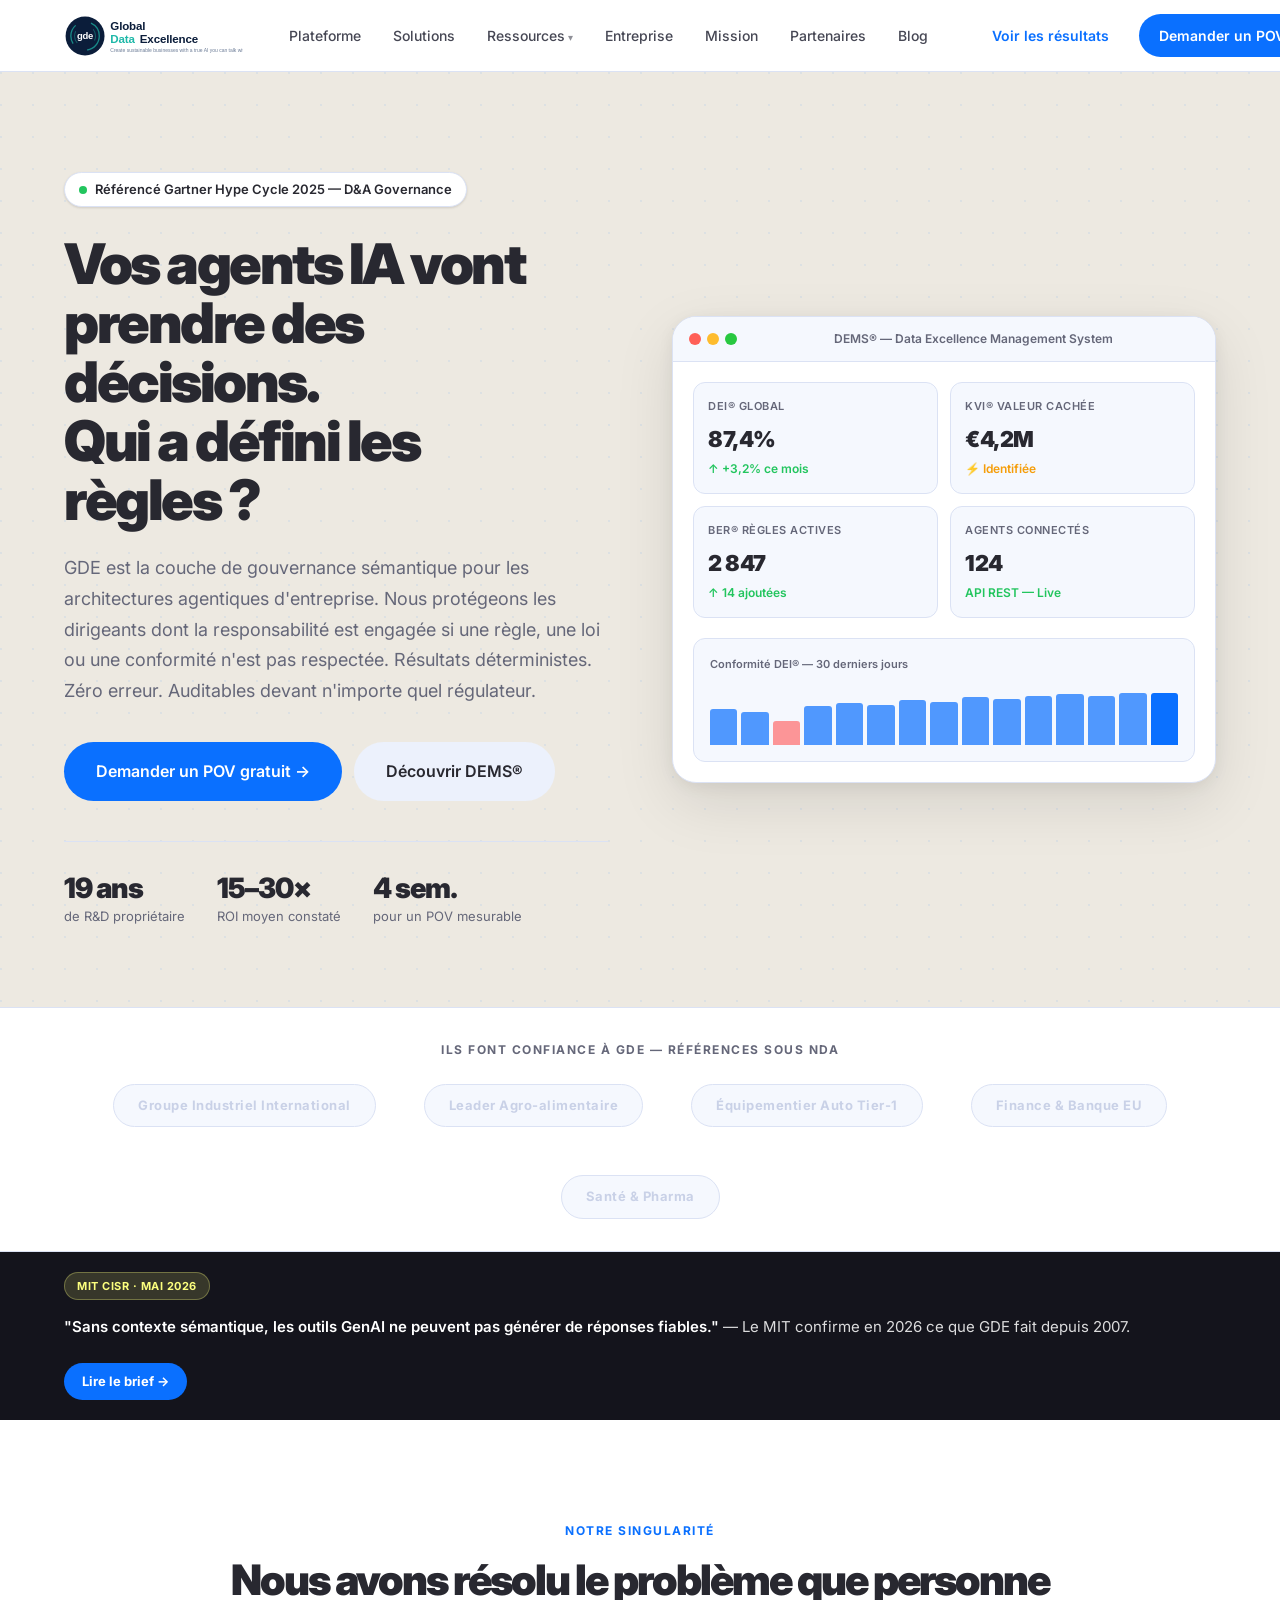
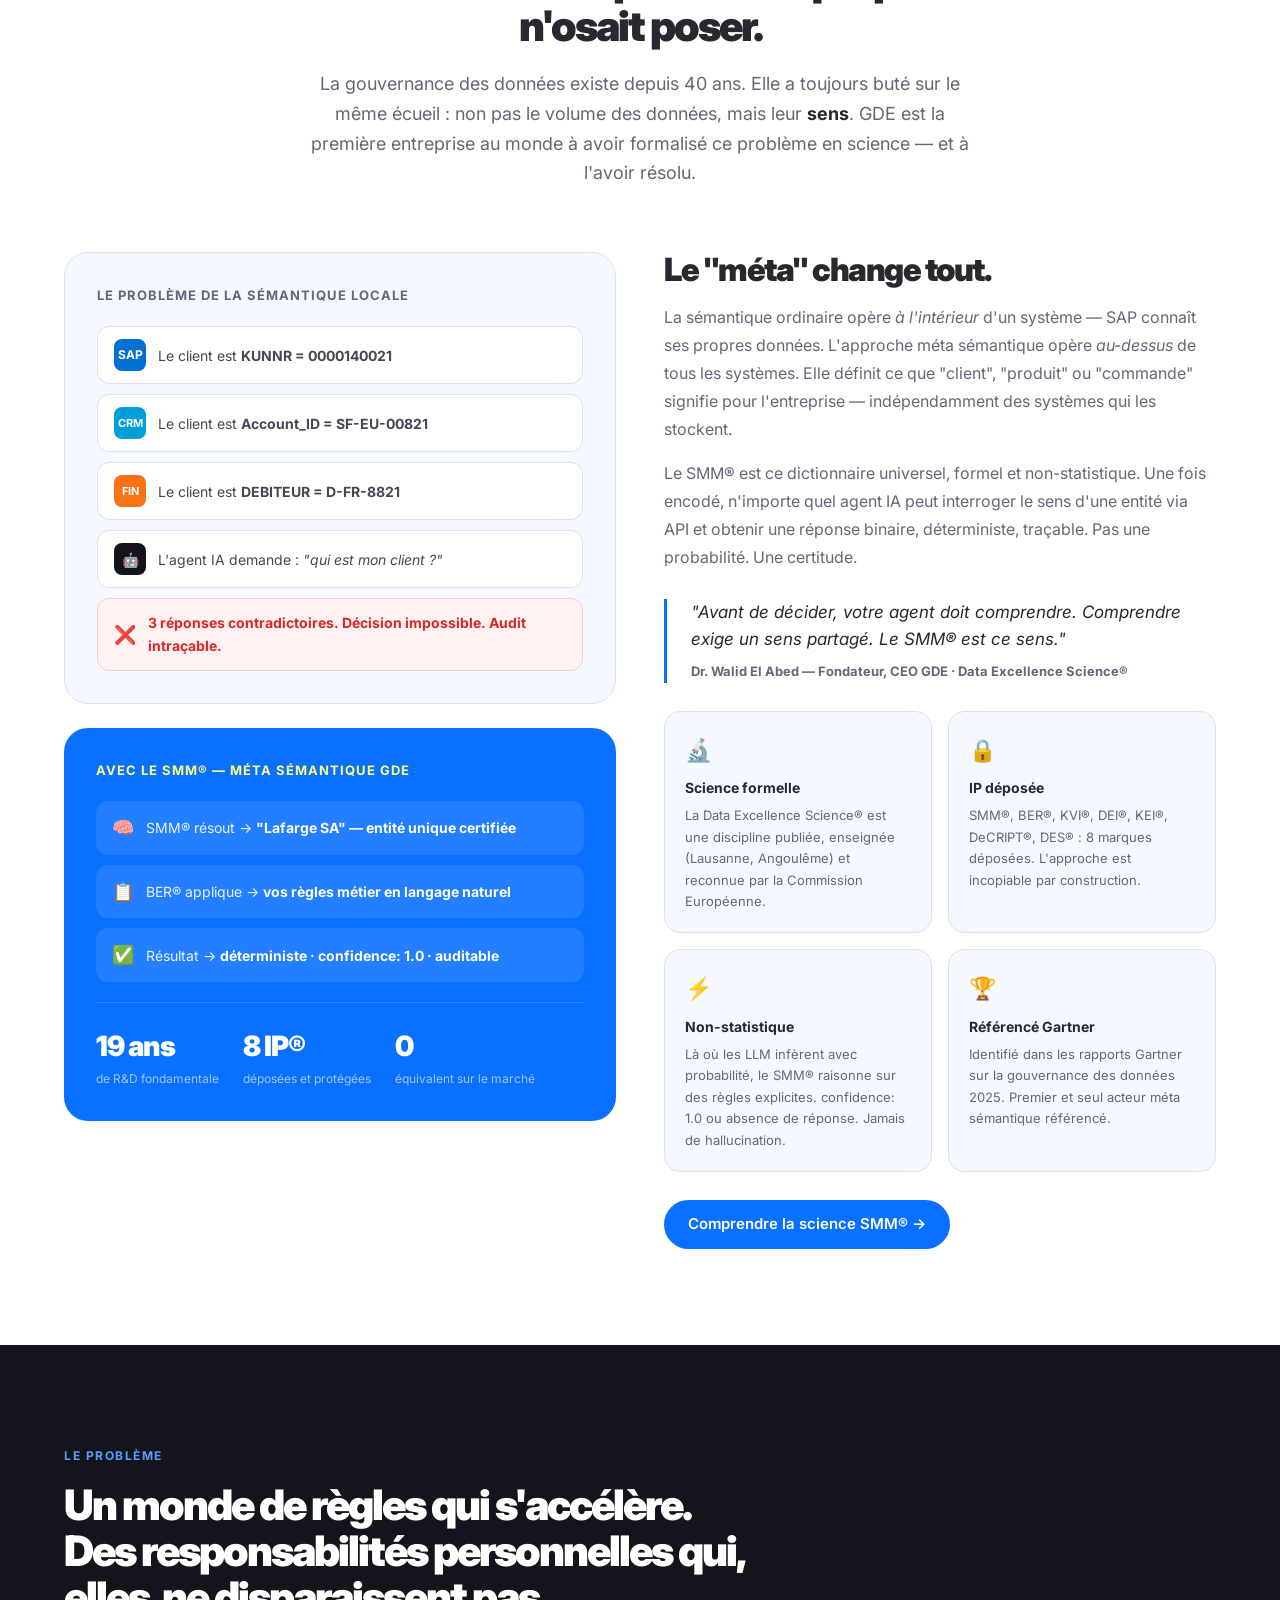
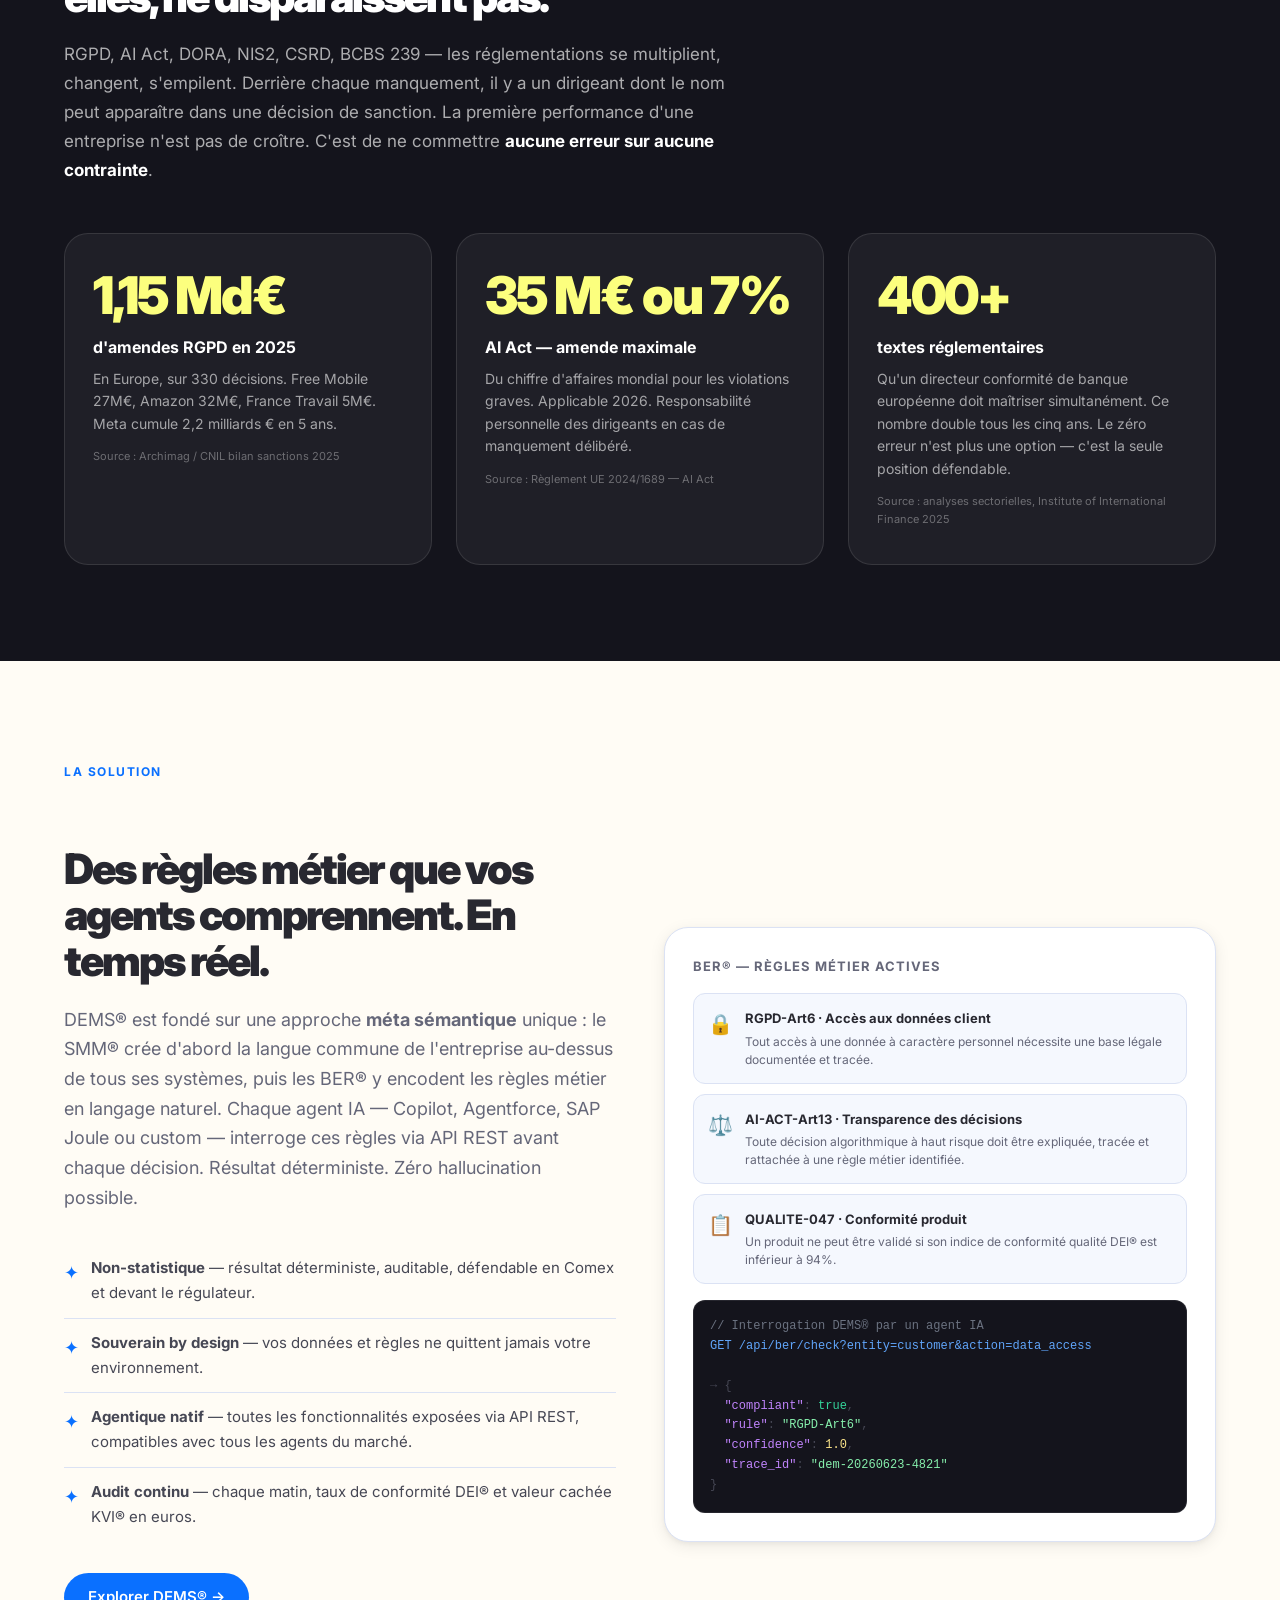
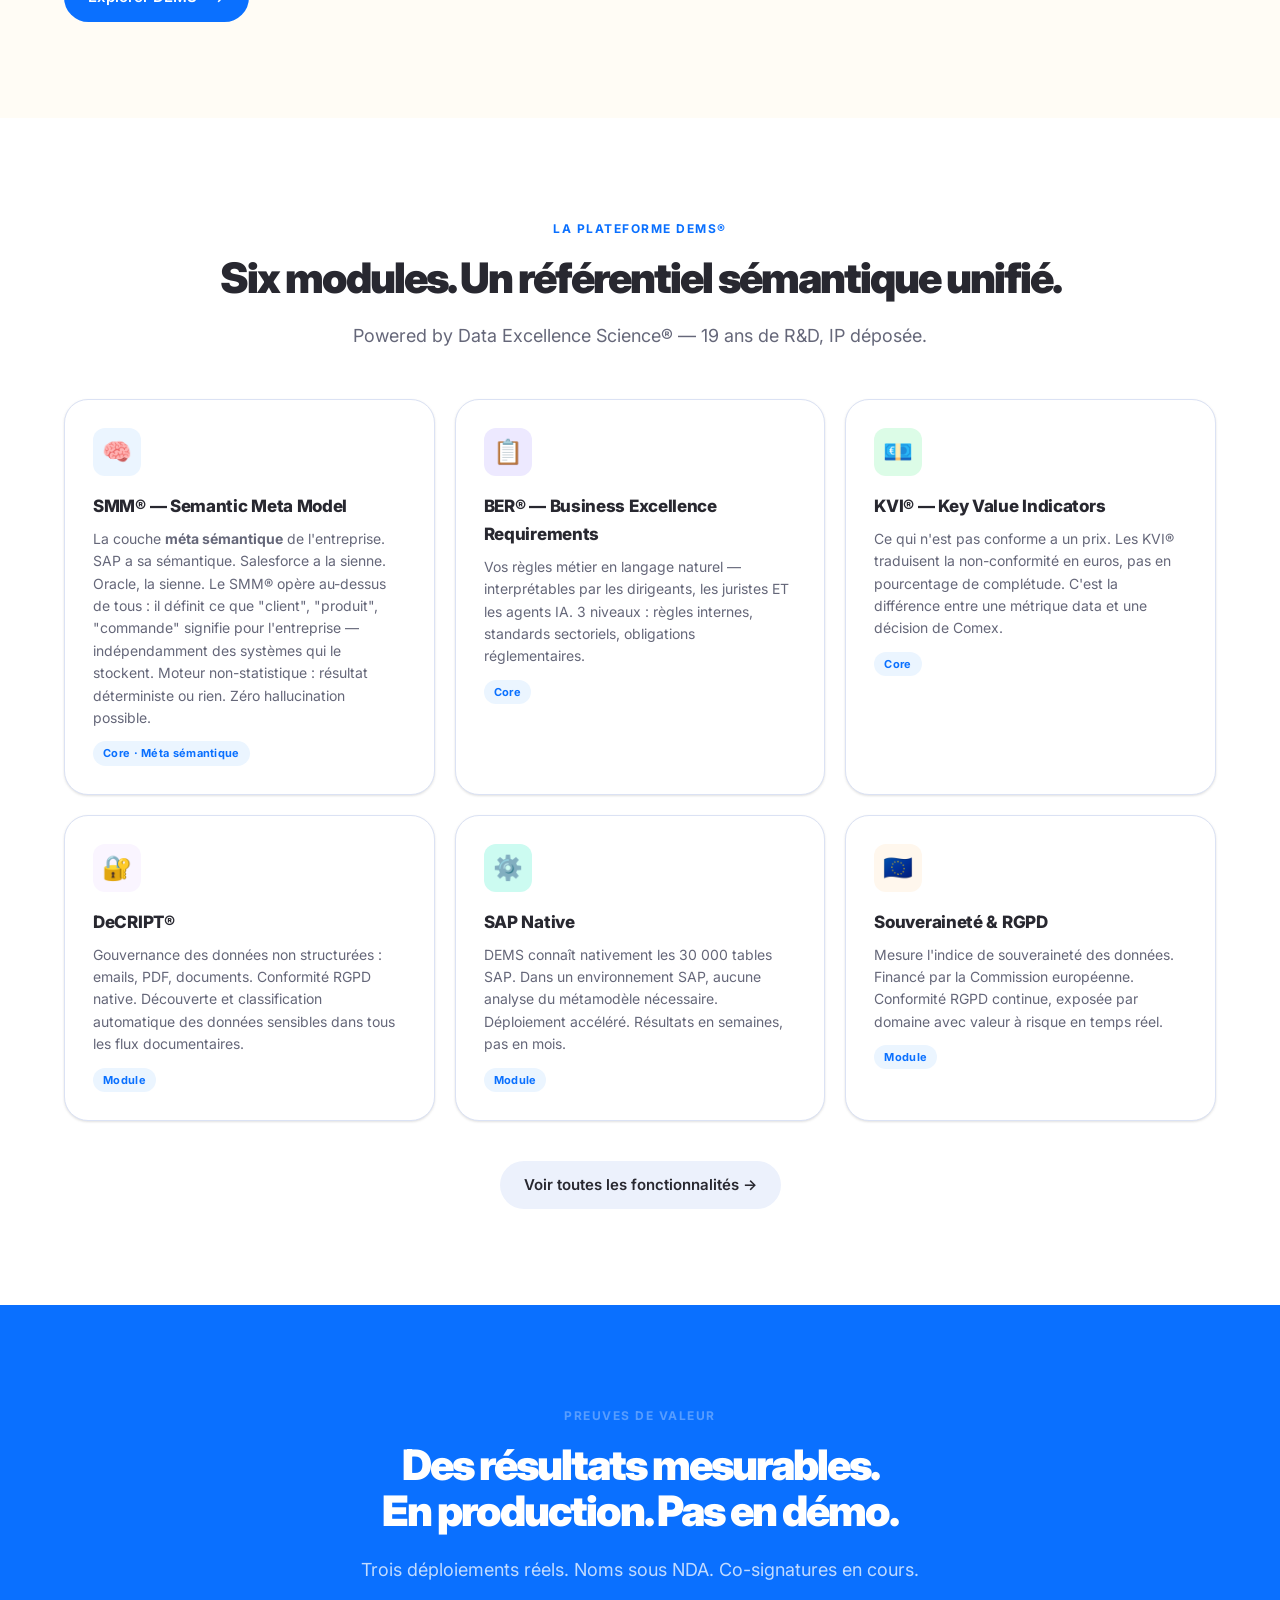
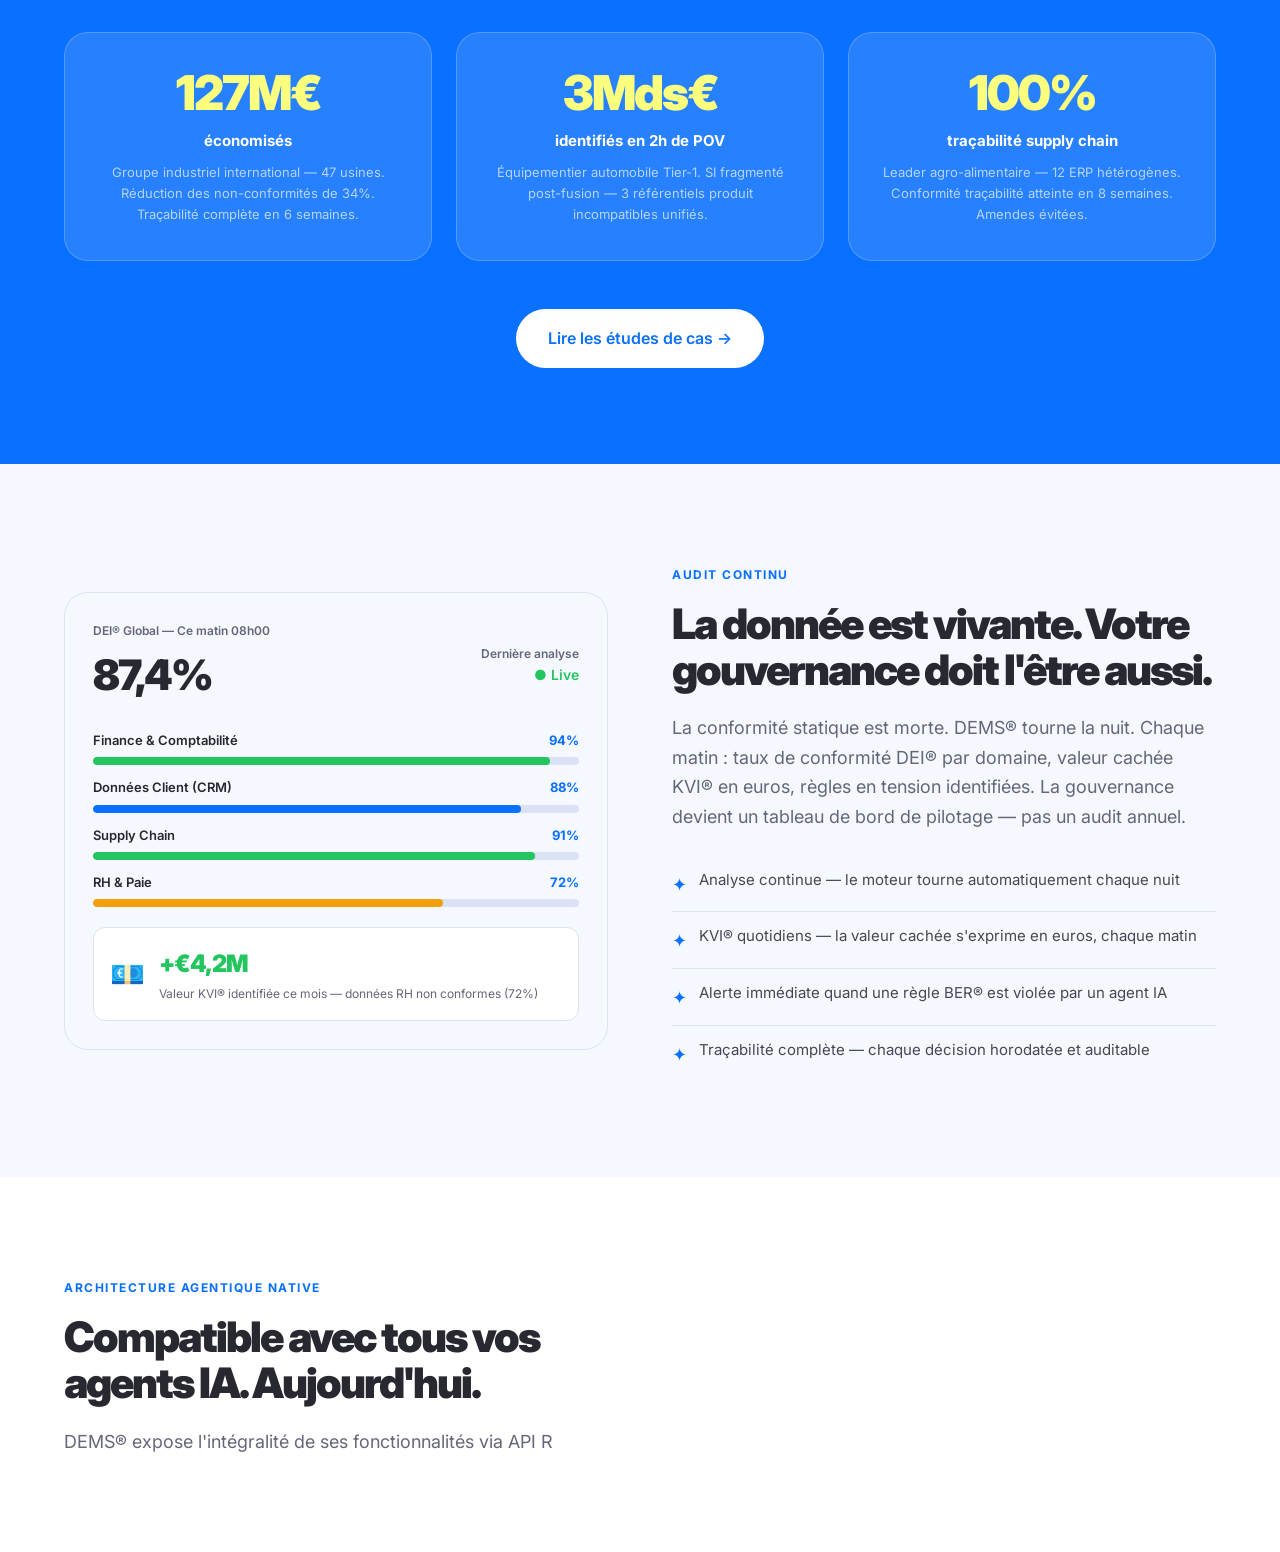
<file: index.html>
<!DOCTYPE html>
<html lang="fr">
<head>
  <meta charset="UTF-8">
  <meta name="viewport" content="width=device-width, initial-scale=1.0">
  <title>GDE — La gouvernance sémantique pour l'entreprise agentique</title>
  <meta name="description" content="GDE encode les règles métier de l'entreprise en langage naturel et les expose aux agents IA via API. Déterministe. Souverain. Auditable.">
  <style>
/* ============================================================
   SEMANDATA — Design System (inspiré Alan.fr)
   ============================================================ */

@import url('https://fonts.googleapis.com/css2?family=Inter:wght@400;500;600;700;800;900&display=swap');

:root {
  /* Couleurs primaires */
  --c-blue50:  #ebf5ff;
  --c-blue100: #c7deff;
  --c-blue500: #579dff;
  --c-blue700: #0a70ff;
  --c-blue900: #0057d1;

  /* Neutres */
  --c-heading:   #282830;
  --c-paragraph: #464754;
  --c-caption:   #656779;
  --c-white:     #ffffff;
  --c-cream:     #fffcf5;
  --c-grey50:    #f5f8fe;
  --c-grey100:   #ecf1fc;
  --c-grey200:   #dbe2f4;
  --c-grey300:   #c9d1e7;

  /* Accents */
  --c-indigo500: #5c59f3;
  --c-teal500:   #2aa79c;
  --c-yellow:    #fcff7e;
  --c-green:     #22c55e;
  --c-dark:      #14141c;
  --c-hero-bg:   #ede9e1;

  /* Border radius */
  --r-sm:   8px;
  --r-md:   12px;
  --r-lg:   16px;
  --r-xl:   24px;
  --r-2xl:  32px;
  --r-pill: 100px;

  /* Ombres */
  --shadow-sm: 0 1px 3px rgba(0,0,0,0.08), 0 1px 2px rgba(0,0,0,0.05);
  --shadow-md: 0 4px 16px rgba(0,0,0,0.08), 0 2px 4px rgba(0,0,0,0.04);
  --shadow-lg: 0 20px 60px rgba(0,0,0,0.10), 0 4px 16px rgba(0,0,0,0.06);
}

/* ── Reset ── */
*, *::before, *::after { box-sizing: border-box; margin: 0; padding: 0; }
html { scroll-behavior: smooth; }
body {
  font-family: 'Inter', Helvetica, Arial, sans-serif;
  color: var(--c-paragraph);
  background: var(--c-white);
  line-height: 1.65;
  -webkit-font-smoothing: antialiased;
}
a { text-decoration: none; color: inherit; }
img { max-width: 100%; display: block; }

/* ── Navigation ── */
.nav {
  position: sticky; top: 0; z-index: 100;
  height: 72px;
  background: rgba(255,255,255,0.96);
  backdrop-filter: blur(16px);
  -webkit-backdrop-filter: blur(16px);
  border-bottom: 1px solid var(--c-grey200);
  display: flex; align-items: center;
}
.nav-inner {
  max-width: 1200px; margin: 0 auto; padding: 0 24px;
  width: 100%;
  display: flex; align-items: center; justify-content: space-between; gap: 32px;
}
.nav-logo {
  display: flex; align-items: center;
  flex-shrink: 0; line-height: 0;
}
/* logo-mark replaced by SVG image */
.nav-links {
  display: flex; align-items: center; gap: 4px;
  list-style: none; flex: 1; justify-content: center;
}
.nav-links a {
  padding: 8px 14px; border-radius: var(--r-pill);
  font-size: 14px; font-weight: 500; color: var(--c-paragraph);
  transition: all 0.15s ease;
  white-space: nowrap;
}
.nav-links a:hover { background: var(--c-grey100); color: var(--c-heading); }
.nav-links a.active { background: var(--c-blue50); color: var(--c-blue700); font-weight: 600; }
/* ── Méga-menu Ressources ── */
.nav-dropdown { position: relative; }
.nav-dropdown > a::after { content: ' ▾'; font-size: 10px; opacity: 0.6; }
.nav-mega-menu {
  display: none;
  position: absolute; top: calc(100% + 12px); left: 50%;
  transform: translateX(-50%);
  background: #ffffff !important;
  border: 1px solid #e2e8f0;
  border-radius: 16px;
  box-shadow: 0 8px 32px rgba(0,0,0,0.12), 0 2px 8px rgba(0,0,0,0.06);
  width: 680px; padding: 24px; z-index: 500;
  grid-template-columns: 1fr 1fr 1fr; gap: 0;
}
.nav-mega-menu.open { display: grid; }
.mega-col { padding: 0 16px; }
.mega-col + .mega-col { border-left: 1px solid var(--c-grey200); }
.mega-col-title {
  font-size: 11px; font-weight: 800; text-transform: uppercase;
  letter-spacing: 1.2px; color: var(--c-blue700);
  padding: 0 0 10px; margin-bottom: 4px;
  border-bottom: 2px solid var(--c-blue100);
}
.mega-col a {
  display: flex; align-items: flex-start; gap: 8px;
  padding: 9px 8px; border-radius: var(--r-md);
  font-size: 13px; font-weight: 500; color: var(--c-paragraph);
  transition: all 0.15s ease; line-height: 1.35; text-decoration: none;
}
.mega-col a:hover { background: var(--c-blue50); color: var(--c-blue700); }
.mega-col a .mi { font-size: 15px; flex-shrink: 0; margin-top: 1px; }
.mega-col a .ml { display: flex; flex-direction: column; }
.mega-col a .ml strong { font-weight: 700; color: var(--c-heading); font-size: 13px; }
.mega-col a .ml span { font-size: 11px; color: var(--c-caption); margin-top: 1px; }
@media (max-width: 768px) { .nav-mega-menu { display: none !important; } }

.nav-cta { display: flex; align-items: center; gap: 12px; flex-shrink: 0; }

/* ── Boutons ── */
.btn {
  display: inline-flex; align-items: center; gap: 8px;
  padding: 12px 24px; border-radius: var(--r-pill);
  font-size: 15px; font-weight: 600; border: none; cursor: pointer;
  transition: all 0.15s ease; text-decoration: none; white-space: nowrap;
}
.btn-primary {
  background: var(--c-blue700); color: white;
}
.btn-primary:hover {
  background: var(--c-blue900);
  transform: translateY(-1px);
  box-shadow: 0 4px 20px rgba(10,112,255,0.35);
}
.btn-secondary {
  background: var(--c-grey100); color: var(--c-heading);
}
.btn-secondary:hover { background: var(--c-grey200); }
.btn-ghost { background: transparent; color: var(--c-blue700); }
.btn-ghost:hover { background: var(--c-blue50); }
.btn-lg { padding: 16px 32px; font-size: 16px; }
.btn-white { background: white; color: var(--c-blue700); }
.btn-white:hover { background: var(--c-blue50); transform: translateY(-1px); box-shadow: 0 4px 20px rgba(0,0,0,0.15); }
.btn-outline-white {
  background: transparent; color: white;
  border: 2px solid rgba(255,255,255,0.4);
}
.btn-outline-white:hover { background: rgba(255,255,255,0.1); border-color: white; }

/* ── Layout ── */
.container { max-width: 1200px; margin: 0 auto; padding: 0 24px; }
.section { padding: 96px 0; }
.section-sm { padding: 64px 0; }
.section-label {
  display: inline-block;
  font-size: 12px; font-weight: 700; letter-spacing: 1.5px;
  text-transform: uppercase; color: var(--c-blue700);
  margin-bottom: 16px;
}
.section-label-light { color: var(--c-blue500); }
.section-title {
  font-size: 42px; font-weight: 900; letter-spacing: -2px;
  color: var(--c-heading); line-height: 1.1;
  margin-bottom: 20px;
}
.section-title-white { color: white; }
.section-subtitle {
  font-size: 18px; color: var(--c-caption); line-height: 1.65;
  max-width: 600px;
}
.section-subtitle-white { color: rgba(255,255,255,0.75); }
.text-center { text-align: center; }
.text-center .section-subtitle { margin: 0 auto; }

/* ── Hero ── */
.hero {
  background: var(--c-hero-bg);
  background-image: radial-gradient(circle at 1px 1px, rgba(10,112,255,0.07) 1px, transparent 0);
  background-size: 32px 32px;
  padding: 100px 0 80px;
  overflow: hidden;
}
.hero-inner {
  max-width: 1200px; margin: 0 auto; padding: 0 24px;
  display: grid; grid-template-columns: 1fr 1fr; gap: 64px; align-items: center;
}
.hero-badge {
  display: inline-flex; align-items: center; gap: 8px;
  background: white; border: 1px solid var(--c-grey200);
  border-radius: var(--r-pill); padding: 6px 14px;
  font-size: 13px; font-weight: 600; color: var(--c-heading);
  margin-bottom: 28px; box-shadow: var(--shadow-sm);
}
.hero-badge .dot { width: 8px; height: 8px; border-radius: 50%; background: var(--c-green); }
.hero h1 {
  font-size: 56px; font-weight: 900; letter-spacing: -2.5px;
  color: var(--c-heading); line-height: 1.05; margin-bottom: 24px;
}
.hero-sub {
  font-size: 18px; color: var(--c-caption); line-height: 1.7; margin-bottom: 36px;
}
.hero-actions { display: flex; gap: 12px; flex-wrap: wrap; margin-bottom: 40px; }
.hero-stats {
  display: flex; gap: 32px; padding-top: 32px;
  border-top: 1px solid var(--c-grey200);
}
.hero-stat-val {
  font-size: 28px; font-weight: 900; color: var(--c-heading);
  letter-spacing: -1px; line-height: 1;
}
.hero-stat-label { font-size: 13px; color: var(--c-caption); margin-top: 4px; }

/* ── Dashboard mockup ── */
.dashboard-mockup {
  background: white; border-radius: var(--r-xl); box-shadow: var(--shadow-lg);
  overflow: hidden; border: 1px solid var(--c-grey200);
  position: relative;
}
.mockup-topbar {
  background: var(--c-grey50); padding: 12px 16px;
  display: flex; align-items: center; gap: 10px;
  border-bottom: 1px solid var(--c-grey200);
}
.mockup-dots { display: flex; gap: 6px; }
.dot-red { width: 12px; height: 12px; border-radius: 50%; background: #ff5f57; }
.dot-orange { width: 12px; height: 12px; border-radius: 50%; background: #febc2e; }
.dot-green { width: 12px; height: 12px; border-radius: 50%; background: #28c840; }
.mockup-title { font-size: 12px; font-weight: 600; color: var(--c-caption); flex: 1; text-align: center; }
.mockup-body { padding: 20px; }
.kpi-grid { display: grid; grid-template-columns: 1fr 1fr; gap: 12px; margin-bottom: 20px; }
.kpi-card {
  background: var(--c-grey50); border-radius: var(--r-md);
  padding: 14px; border: 1px solid var(--c-grey200);
}
.kpi-label { font-size: 11px; font-weight: 600; color: var(--c-caption); text-transform: uppercase; letter-spacing: 0.5px; margin-bottom: 6px; }
.kpi-value { font-size: 22px; font-weight: 900; color: var(--c-heading); letter-spacing: -0.5px; }
.kpi-trend { font-size: 12px; font-weight: 600; color: var(--c-green); margin-top: 2px; }
.chart-area { background: var(--c-grey50); border-radius: var(--r-md); padding: 16px; border: 1px solid var(--c-grey200); }
.chart-label { font-size: 11px; font-weight: 600; color: var(--c-caption); margin-bottom: 12px; }
.bars { display: flex; align-items: flex-end; gap: 4px; height: 60px; }
.bar { flex: 1; background: var(--c-blue700); border-radius: 3px 3px 0 0; opacity: 0.7; }
.bar.active { opacity: 1; background: var(--c-blue700); }
.bar.low { background: #ff6b6b; }

/* ── Logos strip ── */
.logos-strip {
  padding: 32px 0;
  border-top: 1px solid var(--c-grey200);
  border-bottom: 1px solid var(--c-grey200);
  background: var(--c-white);
}
.logos-label {
  font-size: 12px; font-weight: 700; text-transform: uppercase;
  letter-spacing: 1.5px; color: var(--c-caption); text-align: center; margin-bottom: 24px;
}
.logos-row {
  display: flex; align-items: center; justify-content: center;
  gap: 48px; flex-wrap: wrap;
}
.logo-pill {
  background: var(--c-grey50); border: 1px solid var(--c-grey200);
  border-radius: var(--r-pill); padding: 10px 24px;
  font-size: 13px; font-weight: 700; color: var(--c-grey300); letter-spacing: 0.5px;
}

/* ── Problem section ── */
.section-dark {
  background: var(--c-dark);
  padding: 96px 0;
}
.stat-cards { display: grid; grid-template-columns: repeat(3, 1fr); gap: 24px; margin-top: 48px; }
.stat-card {
  background: rgba(255,255,255,0.05); border: 1px solid rgba(255,255,255,0.1);
  border-radius: var(--r-xl); padding: 36px 28px;
}
.stat-number {
  font-size: 52px; font-weight: 900; color: var(--c-yellow);
  letter-spacing: -2px; line-height: 1; margin-bottom: 12px;
}
.stat-title { font-size: 16px; font-weight: 700; color: white; margin-bottom: 8px; }
.stat-desc { font-size: 14px; color: rgba(255,255,255,0.6); line-height: 1.6; }
.stat-source { font-size: 11px; color: rgba(255,255,255,0.35); margin-top: 12px; }

/* ── Solution section ── */
.solution-grid {
  display: grid; grid-template-columns: 1fr 1fr; gap: 48px; align-items: center; margin-top: 48px;
}
.ber-panel {
  background: white; border-radius: var(--r-xl); padding: 28px;
  box-shadow: var(--shadow-md); border: 1px solid var(--c-grey200);
}
.ber-panel-title { font-size: 13px; font-weight: 700; color: var(--c-caption); text-transform: uppercase; letter-spacing: 1px; margin-bottom: 16px; }
.ber-rule {
  display: flex; align-items: flex-start; gap: 12px;
  padding: 14px; background: var(--c-grey50); border-radius: var(--r-md);
  border: 1px solid var(--c-grey200); margin-bottom: 10px;
}
.ber-icon { font-size: 20px; flex-shrink: 0; }
.ber-rule-title { font-size: 13px; font-weight: 700; color: var(--c-heading); margin-bottom: 3px; }
.ber-rule-text { font-size: 12px; color: var(--c-caption); line-height: 1.5; }
.code-block {
  background: #14141c; border-radius: var(--r-md); padding: 16px;
  font-family: 'Courier New', monospace; font-size: 12px; margin-top: 16px;
  border: 1px solid rgba(255,255,255,0.08);
}
.code-comment { color: #6b7280; }
.code-get { color: #60a5fa; }
.code-string { color: #86efac; }
.code-key { color: #c084fc; }
.code-val { color: #fde68a; }
.code-bool { color: #34d399; }

/* ── Modules grid ── */
.modules-grid {
  display: grid; grid-template-columns: repeat(3, 1fr); gap: 20px; margin-top: 48px;
}
.module-card {
  background: white; border: 1px solid var(--c-grey200);
  border-radius: var(--r-xl); padding: 28px;
  transition: all 0.2s ease; box-shadow: var(--shadow-sm);
}
.module-card:hover { box-shadow: var(--shadow-lg); transform: translateY(-2px); }
.module-icon {
  width: 48px; height: 48px; border-radius: var(--r-md);
  display: flex; align-items: center; justify-content: center;
  font-size: 24px; margin-bottom: 16px;
}
.module-icon.blue { background: var(--c-blue50); }
.module-icon.indigo { background: #ede9ff; }
.module-icon.green { background: #dcfce7; }
.module-icon.teal { background: #ccfbf1; }
.module-icon.orange { background: #fff7ed; }
.module-icon.violet { background: #faf5ff; }
.module-name { font-size: 17px; font-weight: 800; color: var(--c-heading); margin-bottom: 8px; letter-spacing: -0.3px; }
.module-desc { font-size: 14px; color: var(--c-caption); line-height: 1.6; }
.module-tag {
  display: inline-block; margin-top: 12px;
  font-size: 11px; font-weight: 700; padding: 3px 10px;
  border-radius: var(--r-pill); background: var(--c-blue50); color: var(--c-blue700);
  letter-spacing: 0.3px;
}

/* ── ROI section ── */
.section-blue { background: var(--c-blue700); padding: 96px 0; }
.roi-grid { display: grid; grid-template-columns: repeat(3, 1fr); gap: 24px; margin-top: 48px; }
.roi-card {
  background: rgba(255,255,255,0.12); border: 1px solid rgba(255,255,255,0.2);
  border-radius: var(--r-xl); padding: 36px 28px; text-align: center;
}
.roi-number {
  font-size: 48px; font-weight: 900; color: var(--c-yellow);
  letter-spacing: -2px; line-height: 1; margin-bottom: 12px;
}
.roi-title { font-size: 15px; font-weight: 700; color: white; margin-bottom: 8px; }
.roi-desc { font-size: 13px; color: rgba(255,255,255,0.65); line-height: 1.6; }

/* ── Feature sections ── */
.feature-grid {
  display: grid; grid-template-columns: 1fr 1fr; gap: 64px; align-items: center;
}
.feature-list { list-style: none; margin-top: 24px; }
.feature-list li {
  display: flex; align-items: flex-start; gap: 12px;
  padding: 12px 0; border-bottom: 1px solid var(--c-grey200);
  font-size: 15px; color: var(--c-paragraph);
}
.feature-list li:last-child { border-bottom: none; }
.feature-check { color: var(--c-blue700); font-size: 18px; flex-shrink: 0; margin-top: 2px; }
.conformity-panel {
  background: var(--c-grey50); border-radius: var(--r-xl); padding: 28px;
  border: 1px solid var(--c-grey200);
}
.conformity-header { display: flex; justify-content: space-between; align-items: center; margin-bottom: 20px; }
.conformity-score { font-size: 42px; font-weight: 900; color: var(--c-heading); letter-spacing: -2px; }
.conformity-label { font-size: 12px; font-weight: 600; color: var(--c-caption); }
.conf-bar-row { margin-bottom: 12px; }
.conf-bar-label { display: flex; justify-content: space-between; font-size: 13px; margin-bottom: 6px; }
.conf-bar-label span:first-child { font-weight: 600; color: var(--c-heading); }
.conf-bar-label span:last-child { font-weight: 700; color: var(--c-blue700); }
.conf-bar-track { height: 8px; background: var(--c-grey200); border-radius: 4px; overflow: hidden; }
.conf-bar-fill { height: 100%; border-radius: 4px; background: var(--c-blue700); }
.conf-bar-fill.good { background: var(--c-green); }
.conf-bar-fill.warn { background: #f59e0b; }
.kvi-highlight {
  margin-top: 20px; padding: 16px;
  background: white; border-radius: var(--r-md);
  border: 1px solid var(--c-grey200); display: flex; align-items: center; gap: 14px;
}
.kvi-icon { font-size: 28px; }
.kvi-val { font-size: 24px; font-weight: 900; color: var(--c-green); letter-spacing: -1px; }
.kvi-lbl { font-size: 12px; color: var(--c-caption); }

/* ── Integrations ── */
.integration-list { display: grid; grid-template-columns: 1fr 1fr; gap: 12px; margin-top: 24px; }
.integration-item {
  display: flex; align-items: center; gap: 12px;
  padding: 14px 16px; background: white;
  border: 1px solid var(--c-grey200); border-radius: var(--r-md);
  font-size: 14px; font-weight: 600; color: var(--c-heading);
  box-shadow: var(--shadow-sm);
}
.integration-icon { font-size: 22px; }

/* ── Testimonials ── */
.testimonials-grid { display: grid; grid-template-columns: repeat(3, 1fr); gap: 24px; margin-top: 48px; }
.testimonial-card {
  background: white; border: 1px solid var(--c-grey200);
  border-radius: var(--r-xl); padding: 32px;
  box-shadow: var(--shadow-md); display: flex; flex-direction: column;
}
.testimonial-quote {
  font-size: 15px; color: var(--c-paragraph); line-height: 1.7;
  font-style: italic; flex: 1; margin-bottom: 24px;
}
.testimonial-quote::before { content: '"'; font-size: 48px; color: var(--c-blue700); line-height: 0.5; display: block; margin-bottom: 16px; font-style: normal; }
.testimonial-author { border-top: 1px solid var(--c-grey200); padding-top: 16px; }
.testimonial-name { font-size: 14px; font-weight: 700; color: var(--c-heading); }
.testimonial-role { font-size: 13px; color: var(--c-caption); }
.testimonial-metric {
  display: inline-block; margin-top: 10px;
  background: var(--c-blue50); color: var(--c-blue700);
  font-size: 13px; font-weight: 800; padding: 4px 12px;
  border-radius: var(--r-pill);
}

/* ── Why Now ── */
.why-grid { display: grid; grid-template-columns: 1fr 1fr; gap: 20px; margin-top: 48px; }
.why-card {
  border-radius: var(--r-xl); padding: 32px;
  border: 1px solid var(--c-grey200); background: white;
  box-shadow: var(--shadow-sm);
}
.why-card.highlight { background: var(--c-blue700); border-color: var(--c-blue700); }
.why-number { font-size: 40px; font-weight: 900; letter-spacing: -1px; color: var(--c-grey200); margin-bottom: 16px; }
.why-card.highlight .why-number { color: rgba(255,255,255,0.3); }
.why-title { font-size: 20px; font-weight: 800; color: var(--c-heading); margin-bottom: 10px; letter-spacing: -0.5px; }
.why-card.highlight .why-title { color: white; }
.why-text { font-size: 14px; color: var(--c-caption); line-height: 1.65; }
.why-card.highlight .why-text { color: rgba(255,255,255,0.75); }
.why-badge {
  display: inline-block; margin-top: 14px;
  background: var(--c-yellow); color: var(--c-dark);
  font-size: 11px; font-weight: 800; padding: 4px 12px;
  border-radius: var(--r-pill); letter-spacing: 0.3px;
}

/* ── Editions/Versions ── */
.editions-grid { display: grid; grid-template-columns: repeat(3, 1fr); gap: 24px; margin-top: 48px; }
.edition-card {
  background: white; border: 1px solid var(--c-grey200);
  border-radius: var(--r-xl); padding: 32px;
  display: flex; flex-direction: column;
  box-shadow: var(--shadow-sm); position: relative; overflow: hidden;
}
.edition-card.featured {
  border-color: var(--c-blue700);
  box-shadow: 0 0 0 2px var(--c-blue700), var(--shadow-lg);
}
.edition-badge {
  position: absolute; top: 16px; right: 16px;
  background: var(--c-blue700); color: white;
  font-size: 11px; font-weight: 700; padding: 3px 10px;
  border-radius: var(--r-pill); letter-spacing: 0.3px;
}
.edition-name { font-size: 22px; font-weight: 900; color: var(--c-heading); margin-bottom: 8px; letter-spacing: -0.5px; }
.edition-tagline { font-size: 14px; color: var(--c-caption); margin-bottom: 24px; line-height: 1.6; }
.edition-features { list-style: none; flex: 1; }
.edition-features li {
  display: flex; align-items: flex-start; gap: 10px;
  font-size: 14px; color: var(--c-paragraph); padding: 8px 0;
  border-bottom: 1px solid var(--c-grey100);
}
.edition-features li:last-child { border-bottom: none; }
.ef-check { color: var(--c-blue700); font-weight: 700; flex-shrink: 0; }
.edition-cta { margin-top: 24px; }
.edition-cta .btn { width: 100%; justify-content: center; }

/* ── CTA Banner ── */
.cta-banner { background: var(--c-cream); padding: 96px 0; text-align: center; }
.cta-banner h2 { font-size: 46px; font-weight: 900; color: var(--c-heading); letter-spacing: -2px; margin-bottom: 16px; }
.cta-banner p { font-size: 18px; color: var(--c-caption); max-width: 560px; margin: 0 auto 36px; }
.cta-actions { display: flex; gap: 12px; justify-content: center; flex-wrap: wrap; }

/* ── Footer ── */
.footer {
  background: var(--c-dark); padding: 64px 0 32px;
}
.footer-grid {
  display: grid; grid-template-columns: 2fr 1fr 1fr 1fr 1fr;
  gap: 40px; padding-bottom: 48px;
  border-bottom: 1px solid rgba(255,255,255,0.1);
}
.footer-brand { font-size: 20px; font-weight: 800; color: white; margin-bottom: 12px; }
.footer-tagline { font-size: 13px; color: rgba(255,255,255,0.5); line-height: 1.65; }
.footer-col-title { font-size: 12px; font-weight: 700; text-transform: uppercase; letter-spacing: 1px; color: rgba(255,255,255,0.4); margin-bottom: 16px; }
.footer-links { list-style: none; }
.footer-links li { margin-bottom: 10px; }
.footer-links a { font-size: 14px; color: rgba(255,255,255,0.6); transition: color 0.15s; }
.footer-links a:hover { color: white; }
.footer-bottom {
  padding-top: 28px;
  display: flex; justify-content: space-between; align-items: flex-start;
  gap: 16px; flex-wrap: wrap;
}
.footer-copy { font-size: 12px; color: rgba(255,255,255,0.3); line-height: 1.8; }
.footer-ip { font-size: 11px; color: rgba(255,255,255,0.2); margin-top: 6px; }

/* ── Page hero (sous-pages) ── */
.page-hero {
  background: var(--c-hero-bg);
  background-image: radial-gradient(circle at 1px 1px, rgba(10,112,255,0.07) 1px, transparent 0);
  background-size: 32px 32px;
  padding: 80px 0;
}
.page-hero .section-label { margin-bottom: 12px; }
.page-hero h1 { font-size: 48px; font-weight: 900; letter-spacing: -2px; color: var(--c-heading); line-height: 1.05; margin-bottom: 20px; }
.page-hero p { font-size: 18px; color: var(--c-caption); max-width: 640px; line-height: 1.7; }

/* ── Team cards ── */
.team-grid { display: grid; grid-template-columns: repeat(3, 1fr); gap: 24px; margin-top: 48px; }
.team-card {
  background: white; border: 1px solid var(--c-grey200);
  border-radius: var(--r-xl); padding: 28px;
  box-shadow: var(--shadow-sm);
}
.team-avatar {
  width: 60px; height: 60px; border-radius: 50%;
  background: var(--c-blue700);
  display: flex; align-items: center; justify-content: center;
  font-size: 22px; font-weight: 900; color: white;
  margin-bottom: 16px; letter-spacing: -1px;
}
.team-name { font-size: 17px; font-weight: 800; color: var(--c-heading); margin-bottom: 4px; }
.team-role { font-size: 13px; font-weight: 600; color: var(--c-blue700); margin-bottom: 10px; }
.team-bio { font-size: 13px; color: var(--c-caption); line-height: 1.6; }

/* ── Timeline ── */
.timeline { position: relative; margin-top: 48px; }
.timeline::before {
  content: ''; position: absolute; left: 120px; top: 0; bottom: 0;
  width: 2px; background: var(--c-grey200);
}
.timeline-item { display: flex; gap: 32px; padding-bottom: 40px; position: relative; }
.timeline-year { width: 88px; flex-shrink: 0; text-align: right; font-size: 13px; font-weight: 700; color: var(--c-blue700); padding-top: 2px; }
.timeline-dot {
  width: 20px; height: 20px; border-radius: 50%;
  background: var(--c-blue700); border: 3px solid white;
  box-shadow: 0 0 0 2px var(--c-blue700);
  flex-shrink: 0; margin-top: 1px; margin-left: -10px; position: relative; z-index: 1;
  left: 10px;
}
.timeline-content { padding-top: 0; }
.timeline-title { font-size: 16px; font-weight: 700; color: var(--c-heading); margin-bottom: 4px; }
.timeline-text { font-size: 14px; color: var(--c-caption); line-height: 1.6; }

/* ── Manifesto ── */
.manifesto-block {
  border-left: 4px solid var(--c-blue700);
  padding: 20px 24px; margin-bottom: 24px;
  background: var(--c-blue50); border-radius: 0 var(--r-md) var(--r-md) 0;
}
.manifesto-block p { font-size: 16px; color: var(--c-heading); line-height: 1.7; font-weight: 500; }

/* ── GTM ── */
.gtm-grid { display: grid; grid-template-columns: 1fr 1fr; gap: 24px; margin-top: 48px; }
.gtm-card {
  background: white; border: 1px solid var(--c-grey200);
  border-radius: var(--r-xl); padding: 28px; box-shadow: var(--shadow-sm);
}
.gtm-icon { font-size: 32px; margin-bottom: 16px; }
.gtm-title { font-size: 18px; font-weight: 800; color: var(--c-heading); margin-bottom: 10px; }
.gtm-text { font-size: 14px; color: var(--c-caption); line-height: 1.65; }
.channel-list { list-style: none; margin-top: 16px; }
.channel-list li {
  display: flex; align-items: center; gap: 10px;
  font-size: 14px; color: var(--c-paragraph); padding: 8px 0;
  border-bottom: 1px solid var(--c-grey100);
}
.channel-list li::before { content: '→'; color: var(--c-blue700); font-weight: 700; }

/* ── Segment cards ── */
.segments-grid { display: grid; grid-template-columns: repeat(4, 1fr); gap: 16px; margin-top: 40px; }
.segment-card {
  background: white; border: 1px solid var(--c-grey200);
  border-radius: var(--r-xl); padding: 24px; text-align: center; box-shadow: var(--shadow-sm);
}
.segment-icon { font-size: 36px; margin-bottom: 12px; }
.segment-name { font-size: 15px; font-weight: 800; color: var(--c-heading); margin-bottom: 6px; }
.segment-desc { font-size: 13px; color: var(--c-caption); line-height: 1.5; }
.segment-reg { font-size: 11px; font-weight: 700; color: var(--c-blue700); margin-top: 10px; }

/* ── POV process ── */
.pov-steps { display: grid; grid-template-columns: repeat(4, 1fr); gap: 16px; margin-top: 40px; }
.pov-step {
  text-align: center; padding: 28px 20px;
  background: white; border: 1px solid var(--c-grey200);
  border-radius: var(--r-xl); position: relative; box-shadow: var(--shadow-sm);
}
.pov-num {
  width: 40px; height: 40px; border-radius: 50%;
  background: var(--c-blue700); color: white;
  font-size: 16px; font-weight: 900;
  display: flex; align-items: center; justify-content: center;
  margin: 0 auto 16px;
}
.pov-week { font-size: 11px; font-weight: 700; color: var(--c-blue700); text-transform: uppercase; letter-spacing: 1px; margin-bottom: 8px; }
.pov-title { font-size: 15px; font-weight: 700; color: var(--c-heading); margin-bottom: 8px; }
.pov-text { font-size: 13px; color: var(--c-caption); line-height: 1.6; }

/* ── Responsive ── */
@media (max-width: 1024px) {
  .hero-inner { grid-template-columns: 1fr; }
  .dashboard-mockup { max-width: 480px; }
  .stat-cards, .roi-grid { grid-template-columns: 1fr 1fr; }
  .modules-grid { grid-template-columns: 1fr 1fr; }
  .testimonials-grid { grid-template-columns: 1fr 1fr; }
  .footer-grid { grid-template-columns: 1fr 1fr 1fr; }
  .segments-grid { grid-template-columns: 1fr 1fr; }
  .pov-steps { grid-template-columns: 1fr 1fr; }
}
@media (max-width: 768px) {
  .nav-links { display: none; }
  .section-title { font-size: 32px; }
  .hero h1 { font-size: 38px; }
  .stat-cards, .modules-grid, .roi-grid, .testimonials-grid, .editions-grid, .why-grid, .solution-grid, .feature-grid, .gtm-grid { grid-template-columns: 1fr; }
  .team-grid { grid-template-columns: 1fr 1fr; }
  .footer-grid { grid-template-columns: 1fr 1fr; }
  .timeline::before { left: 0; }
  .timeline-year { display: none; }
  .segments-grid { grid-template-columns: 1fr 1fr; }
  .pov-steps { grid-template-columns: 1fr 1fr; }
}
</style>
</head>
<body>

<!-- ── Navigation ── -->
<nav class="nav">
  <div class="nav-inner">
    <a href="index.html" class="nav-logo">
      <img src="assets/logo-gde.svg" alt="GDE — Global Data Excellence" style="height:42px;width:auto;">
    </a>
    <ul class="nav-links">
      <li><a href="plateforme.html">Plateforme</a></li>
      <li><a href="solutions.html">Solutions</a></li>
      <li class="nav-dropdown" id="nav-ressources">
      <a href="ressources.html" onclick="toggleMega(event)">Ressources</a>
      <div class="nav-mega-menu">
        <div class="mega-col">
          <div class="mega-col-title">Témoignages</div>
          <a href="ressources.html#temoignage-auto">
            <span class="mi">🚗</span>
            <span class="ml"><strong>Automobile Tier-1</strong><span>3 Mds€ identifiés en 2h de POV</span></span>
          </a>
          <a href="ressources.html#temoignage-agro">
            <span class="mi">🌾</span>
            <span class="ml"><strong>Agro-alimentaire</strong><span>100% traçabilité supply chain — 8 sem.</span></span>
          </a>
          <a href="ressources.html#temoignage-industrie">
            <span class="mi">🏗️</span>
            <span class="ml"><strong>Industrie Matériaux</strong><span>127M€ économisés — 47 usines</span></span>
          </a>
        </div>
        <div class="mega-col">
          <div class="mega-col-title">Analystes</div>
          <a href="ressources.html#insight-mit">
            <span class="mi">🎓</span>
            <span class="ml"><strong>MIT CISR — Mai 2026</strong><span>Semantic Layer : la preuve empirique</span></span>
          </a>
          <a href="ressources.html#insight-gartner">
            <span class="mi">📊</span>
            <span class="ml"><strong>Gartner Research</strong><span>40% projets agentiques abandonnés d'ici 2027</span></span>
          </a>
          <a href="ressources.html#insight-reglementaire">
            <span class="mi">⚖️</span>
            <span class="ml"><strong>Paysage réglementaire</strong><span>RGPD · AI Act · DORA · NIS2 · CSRD</span></span>
          </a>
          <a href="ressources.html#insight-incidents">
            <span class="mi">🔴</span>
            <span class="ml"><strong>Incidents de référence</strong><span>Knight Capital, VW, TikTok, Meta…</span></span>
          </a>
        </div>
        <div class="mega-col">
          <div class="mega-col-title">Guides</div>
          <a href="ressources.html#guide-pov">
            <span class="mi">🔍</span>
            <span class="ml"><strong>Guide POV</strong><span>Cadrer votre Proof of Value en 4 semaines</span></span>
          </a>
          <a href="ressources.html#guide-ai-act">
            <span class="mi">📋</span>
            <span class="ml"><strong>Guide Conformité AI Act</strong><span>Ce qu'il faut avant 2027</span></span>
          </a>
          <a href="ressources.html#guide-deploiement">
            <span class="mi">☁️</span>
            <span class="ml"><strong>Guide Déploiement Souverain</strong><span>DEMS® dans votre cloud ou on-premise</span></span>
          </a>
          <a href="ressources.html#guide-kvi">
            <span class="mi">💶</span>
            <span class="ml"><strong>Guide KVI®</strong><span>Valoriser votre risque en euros</span></span>
          </a>
        </div>
      </div>
    </li>
      <li><a href="entreprise.html">Entreprise</a></li>
      <li><a href="mission.html">Mission</a></li>
      <li><a href="gotomarket.html">Partenaires</a></li>
      <li><a href="blog.html">Blog</a></li>
    </ul>
    <div class="nav-cta">
      <a href="ressources.html" class="btn btn-ghost" style="font-size:14px;padding:10px 18px;">Voir les résultats</a>
      <a href="mailto:contact@globaldataexcellence.com?subject=Demande de POV GDE" class="btn btn-primary" style="font-size:14px;padding:10px 20px;">Demander un POV →</a>
    </div>
  </div>
</nav>

<!-- ── Hero ── -->
<section class="hero">
  <div class="hero-inner">
    <div>
      <div class="hero-badge">
        <span class="dot"></span>
        Référencé Gartner Hype Cycle 2025 — D&A Governance
      </div>
      <h1>Vos agents IA vont prendre des décisions.<br>Qui a défini les règles&nbsp;?</h1>
      <p class="hero-sub">GDE est la couche de gouvernance sémantique pour les architectures agentiques d'entreprise. Nous protégeons les dirigeants dont la responsabilité est engagée si une règle, une loi ou une conformité n'est pas respectée. Résultats déterministes. Zéro erreur. Auditables devant n'importe quel régulateur.</p>
      <div class="hero-actions">
        <a href="mailto:contact@globaldataexcellence.com?subject=Demande de POV GDE" class="btn btn-primary btn-lg">Demander un POV gratuit →</a>
        <a href="plateforme.html" class="btn btn-secondary btn-lg">Découvrir DEMS®</a>
      </div>
      <div class="hero-stats">
        <div>
          <div class="hero-stat-val">19 ans</div>
          <div class="hero-stat-label">de R&D propriétaire</div>
        </div>
        <div>
          <div class="hero-stat-val">15–30×</div>
          <div class="hero-stat-label">ROI moyen constaté</div>
        </div>
        <div>
          <div class="hero-stat-val">4 sem.</div>
          <div class="hero-stat-label">pour un POV mesurable</div>
        </div>
      </div>
    </div>
    <!-- Dashboard mockup -->
    <div class="dashboard-mockup">
      <div class="mockup-topbar">
        <div class="mockup-dots">
          <div class="dot-red"></div>
          <div class="dot-orange"></div>
          <div class="dot-green"></div>
        </div>
        <div class="mockup-title">DEMS® — Data Excellence Management System</div>
      </div>
      <div class="mockup-body">
        <div class="kpi-grid">
          <div class="kpi-card">
            <div class="kpi-label">DEI® Global</div>
            <div class="kpi-value">87,4%</div>
            <div class="kpi-trend">↑ +3,2% ce mois</div>
          </div>
          <div class="kpi-card">
            <div class="kpi-label">KVI® Valeur cachée</div>
            <div class="kpi-value">€4,2M</div>
            <div class="kpi-trend" style="color:#f59e0b;">⚡ Identifiée</div>
          </div>
          <div class="kpi-card">
            <div class="kpi-label">BER® Règles actives</div>
            <div class="kpi-value">2 847</div>
            <div class="kpi-trend">↑ 14 ajoutées</div>
          </div>
          <div class="kpi-card">
            <div class="kpi-label">Agents connectés</div>
            <div class="kpi-value">124</div>
            <div class="kpi-trend">API REST — Live</div>
          </div>
        </div>
        <div class="chart-area">
          <div class="chart-label">Conformité DEI® — 30 derniers jours</div>
          <div class="bars">
            <div class="bar" style="height:60%"></div>
            <div class="bar" style="height:55%"></div>
            <div class="bar low" style="height:40%"></div>
            <div class="bar" style="height:65%"></div>
            <div class="bar" style="height:70%"></div>
            <div class="bar" style="height:68%"></div>
            <div class="bar" style="height:75%"></div>
            <div class="bar" style="height:72%"></div>
            <div class="bar" style="height:80%"></div>
            <div class="bar" style="height:78%"></div>
            <div class="bar" style="height:83%"></div>
            <div class="bar" style="height:85%"></div>
            <div class="bar" style="height:82%"></div>
            <div class="bar" style="height:88%"></div>
            <div class="bar active" style="height:87%"></div>
          </div>
        </div>
      </div>
    </div>
  </div>
</section>

<!-- ── Logos strip ── -->
<div class="logos-strip">
  <div class="container">
    <p class="logos-label">Ils font confiance à GDE — références sous NDA</p>
    <div class="logos-row">
      <div class="logo-pill">Groupe Industriel International</div>
      <div class="logo-pill">Leader Agro-alimentaire</div>
      <div class="logo-pill">Équipementier Auto Tier-1</div>
      <div class="logo-pill">Finance & Banque EU</div>
      <div class="logo-pill">Santé & Pharma</div>
    </div>
  </div>
</div>

<!-- ── Bandeau MIT validation ── -->
<div style="background:var(--c-dark);padding:0;">
  <div style="max-width:1200px;margin:0 auto;padding:20px 24px;display:flex;align-items:center;justify-content:space-between;gap:24px;flex-wrap:wrap;">
    <div style="display:flex;align-items:center;gap:16px;flex-wrap:wrap;">
      <div style="display:inline-flex;align-items:center;gap:6px;background:rgba(252,255,126,0.15);border:1px solid rgba(252,255,126,0.3);border-radius:var(--r-pill);padding:4px 12px;font-size:11px;font-weight:700;color:var(--c-yellow);letter-spacing:0.5px;text-transform:uppercase;flex-shrink:0;">MIT CISR · Mai 2026</div>
      <span style="font-size:15px;color:rgba(255,255,255,0.85);line-height:1.5;"><em style="font-style:normal;color:white;font-weight:600;">"Sans contexte sémantique, les outils GenAI ne peuvent pas générer de réponses fiables."</em> — Le MIT confirme en 2026 ce que GDE fait depuis 2007.</span>
    </div>
    <a href="blog.html" style="display:inline-flex;align-items:center;gap:6px;background:var(--c-blue700);color:white;padding:8px 18px;border-radius:var(--r-pill);font-size:13px;font-weight:700;white-space:nowrap;flex-shrink:0;">Lire le brief →</a>
  </div>
</div>

<!-- ── Singularité méta sémantique ── -->
<section class="section" style="background:white;">
  <div class="container">
    <div style="text-align:center;margin-bottom:64px;">
      <span class="section-label">Notre singularité</span>
      <h2 class="section-title" style="max-width:820px;margin:0 auto 20px;">Nous avons résolu le problème que personne n'osait poser.</h2>
      <p class="section-subtitle" style="max-width:680px;margin:0 auto;">La gouvernance des données existe depuis 40 ans. Elle a toujours buté sur le même écueil : non pas le volume des données, mais leur <strong style="color:var(--c-heading);">sens</strong>. GDE est la première entreprise au monde à avoir formalisé ce problème en science — et à l'avoir résolu.</p>
    </div>

    <div style="display:grid;grid-template-columns:1fr 1fr;gap:48px;align-items:start;">
      <!-- Colonne gauche : explication narrative -->
      <div>
        <div style="background:var(--c-grey50);border-radius:var(--r-xl);padding:32px;border:1px solid var(--c-grey200);margin-bottom:24px;">
          <div style="font-size:13px;font-weight:700;color:var(--c-caption);letter-spacing:1px;text-transform:uppercase;margin-bottom:20px;">Le problème de la sémantique locale</div>
          <div style="display:flex;flex-direction:column;gap:10px;">
            <div style="display:flex;align-items:center;gap:12px;padding:12px 16px;background:white;border-radius:var(--r-md);border:1px solid var(--c-grey200);">
              <div style="width:32px;height:32px;border-radius:8px;background:#0070d2;display:flex;align-items:center;justify-content:center;color:white;font-size:12px;font-weight:700;flex-shrink:0;">SAP</div>
              <div style="font-size:14px;color:var(--c-paragraph);">Le client est <strong>KUNNR = 0000140021</strong></div>
            </div>
            <div style="display:flex;align-items:center;gap:12px;padding:12px 16px;background:white;border-radius:var(--r-md);border:1px solid var(--c-grey200);">
              <div style="width:32px;height:32px;border-radius:8px;background:#009edb;display:flex;align-items:center;justify-content:center;color:white;font-size:11px;font-weight:700;flex-shrink:0;">CRM</div>
              <div style="font-size:14px;color:var(--c-paragraph);">Le client est <strong>Account_ID = SF-EU-00821</strong></div>
            </div>
            <div style="display:flex;align-items:center;gap:12px;padding:12px 16px;background:white;border-radius:var(--r-md);border:1px solid var(--c-grey200);">
              <div style="width:32px;height:32px;border-radius:8px;background:#f97316;display:flex;align-items:center;justify-content:center;color:white;font-size:11px;font-weight:700;flex-shrink:0;">FIN</div>
              <div style="font-size:14px;color:var(--c-paragraph);">Le client est <strong>DEBITEUR = D-FR-8821</strong></div>
            </div>
            <div style="display:flex;align-items:center;gap:12px;padding:12px 16px;background:white;border-radius:var(--r-md);border:1px solid var(--c-grey200);">
              <div style="width:32px;height:32px;border-radius:8px;background:var(--c-dark);display:flex;align-items:center;justify-content:center;color:white;font-size:14px;flex-shrink:0;">🤖</div>
              <div style="font-size:14px;color:var(--c-paragraph);">L'agent IA demande : <em>"qui est mon client ?"</em></div>
            </div>
            <div style="display:flex;align-items:center;gap:12px;padding:12px 16px;background:#fef2f2;border-radius:var(--r-md);border:1px solid #fecaca;">
              <div style="font-size:18px;flex-shrink:0;">❌</div>
              <div style="font-size:14px;font-weight:700;color:#dc2626;">3 réponses contradictoires. Décision impossible. Audit intraçable.</div>
            </div>
          </div>
        </div>

        <div style="background:var(--c-blue700);border-radius:var(--r-xl);padding:32px;">
          <div style="font-size:13px;font-weight:700;color:var(--c-yellow);letter-spacing:1px;text-transform:uppercase;margin-bottom:20px;">Avec le SMM® — Méta sémantique GDE</div>
          <div style="display:flex;flex-direction:column;gap:10px;">
            <div style="display:flex;align-items:center;gap:12px;padding:12px 16px;background:rgba(255,255,255,0.1);border-radius:var(--r-md);">
              <div style="font-size:18px;flex-shrink:0;">🧠</div>
              <div style="font-size:14px;color:rgba(255,255,255,0.9);">SMM® résout → <strong style="color:white;">"Lafarge SA" — entité unique certifiée</strong></div>
            </div>
            <div style="display:flex;align-items:center;gap:12px;padding:12px 16px;background:rgba(255,255,255,0.1);border-radius:var(--r-md);">
              <div style="font-size:18px;flex-shrink:0;">📋</div>
              <div style="font-size:14px;color:rgba(255,255,255,0.9);">BER® applique → <strong style="color:white;">vos règles métier en langage naturel</strong></div>
            </div>
            <div style="display:flex;align-items:center;gap:12px;padding:12px 16px;background:rgba(255,255,255,0.1);border-radius:var(--r-md);">
              <div style="font-size:18px;flex-shrink:0;">✅</div>
              <div style="font-size:14px;color:rgba(255,255,255,0.9);">Résultat → <strong style="color:white;">déterministe · confidence: 1.0 · auditable</strong></div>
            </div>
          </div>
          <div style="margin-top:20px;padding-top:20px;border-top:1px solid rgba(255,255,255,0.15);display:flex;gap:24px;">
            <div>
              <div style="font-size:28px;font-weight:900;color:white;letter-spacing:-1px;">19 ans</div>
              <div style="font-size:12px;color:rgba(255,255,255,0.6);">de R&D fondamentale</div>
            </div>
            <div>
              <div style="font-size:28px;font-weight:900;color:white;letter-spacing:-1px;">8 IP®</div>
              <div style="font-size:12px;color:rgba(255,255,255,0.6);">déposées et protégées</div>
            </div>
            <div>
              <div style="font-size:28px;font-weight:900;color:white;letter-spacing:-1px;">0</div>
              <div style="font-size:12px;color:rgba(255,255,255,0.6);">équivalent sur le marché</div>
            </div>
          </div>
        </div>
      </div>

      <!-- Colonne droite : explication conceptuelle -->
      <div style="display:flex;flex-direction:column;gap:28px;">
        <div>
          <div style="font-size:32px;font-weight:900;color:var(--c-heading);letter-spacing:-1.5px;line-height:1.1;margin-bottom:16px;">Le "méta" change tout.</div>
          <p style="font-size:16px;color:var(--c-caption);line-height:1.75;margin-bottom:16px;">La sémantique ordinaire opère <em>à l'intérieur</em> d'un système — SAP connaît ses propres données. L'approche méta sémantique opère <em>au-dessus</em> de tous les systèmes. Elle définit ce que "client", "produit" ou "commande" signifie pour l'entreprise — indépendamment des systèmes qui les stockent.</p>
          <p style="font-size:16px;color:var(--c-caption);line-height:1.75;">Le SMM® est ce dictionnaire universel, formel et non-statistique. Une fois encodé, n'importe quel agent IA peut interroger le sens d'une entité via API et obtenir une réponse binaire, déterministe, traçable. Pas une probabilité. Une certitude.</p>
        </div>

        <div style="border-left:3px solid var(--c-blue700);padding-left:24px;">
          <p style="font-size:17px;font-style:italic;color:var(--c-heading);line-height:1.6;margin-bottom:8px;">"Avant de décider, votre agent doit comprendre. Comprendre exige un sens partagé. Le SMM® est ce sens."</p>
          <div style="font-size:13px;font-weight:700;color:var(--c-caption);">Dr. Walid El Abed — Fondateur, CEO GDE · Data Excellence Science®</div>
        </div>

        <div style="display:grid;grid-template-columns:1fr 1fr;gap:16px;">
          <div style="background:var(--c-grey50);border-radius:var(--r-lg);padding:20px;border:1px solid var(--c-grey200);">
            <div style="font-size:22px;margin-bottom:8px;">🔬</div>
            <div style="font-size:14px;font-weight:700;color:var(--c-heading);margin-bottom:6px;">Science formelle</div>
            <div style="font-size:13px;color:var(--c-caption);">La Data Excellence Science® est une discipline publiée, enseignée (Lausanne, Angoulême) et reconnue par la Commission Européenne.</div>
          </div>
          <div style="background:var(--c-grey50);border-radius:var(--r-lg);padding:20px;border:1px solid var(--c-grey200);">
            <div style="font-size:22px;margin-bottom:8px;">🔒</div>
            <div style="font-size:14px;font-weight:700;color:var(--c-heading);margin-bottom:6px;">IP déposée</div>
            <div style="font-size:13px;color:var(--c-caption);">SMM®, BER®, KVI®, DEI®, KEI®, DeCRIPT®, DES® : 8 marques déposées. L'approche est incopiable par construction.</div>
          </div>
          <div style="background:var(--c-grey50);border-radius:var(--r-lg);padding:20px;border:1px solid var(--c-grey200);">
            <div style="font-size:22px;margin-bottom:8px;">⚡</div>
            <div style="font-size:14px;font-weight:700;color:var(--c-heading);margin-bottom:6px;">Non-statistique</div>
            <div style="font-size:13px;color:var(--c-caption);">Là où les LLM infèrent avec probabilité, le SMM® raisonne sur des règles explicites. confidence: 1.0 ou absence de réponse. Jamais de hallucination.</div>
          </div>
          <div style="background:var(--c-grey50);border-radius:var(--r-lg);padding:20px;border:1px solid var(--c-grey200);">
            <div style="font-size:22px;margin-bottom:8px;">🏆</div>
            <div style="font-size:14px;font-weight:700;color:var(--c-heading);margin-bottom:6px;">Référencé Gartner</div>
            <div style="font-size:13px;color:var(--c-caption);">Identifié dans les rapports Gartner sur la gouvernance des données 2025. Premier et seul acteur méta sémantique référencé.</div>
          </div>
        </div>

        <a href="plateforme.html#smm" class="btn btn-primary" style="align-self:flex-start;">Comprendre la science SMM® →</a>
      </div>
    </div>
  </div>
</section>

<!-- ── Problème ── -->
<section class="section-dark">
  <div class="container">
    <span class="section-label section-label-light">Le problème</span>
    <h2 class="section-title section-title-white" style="max-width:700px;">Un monde de règles qui s'accélère. Des responsabilités personnelles qui, elles, ne disparaissent pas.</h2>
    <p style="font-size:17px;color:rgba(255,255,255,0.65);max-width:680px;line-height:1.7;margin-bottom:40px;">RGPD, AI Act, DORA, NIS2, CSRD, BCBS 239 — les réglementations se multiplient, changent, s'empilent. Derrière chaque manquement, il y a un dirigeant dont le nom peut apparaître dans une décision de sanction. La première performance d'une entreprise n'est pas de croître. C'est de ne commettre <strong style="color:white;">aucune erreur sur aucune contrainte</strong>.</p>
    <div class="stat-cards">
      <div class="stat-card">
        <div class="stat-number">1,15 Md€</div>
        <div class="stat-title">d'amendes RGPD en 2025</div>
        <div class="stat-desc">En Europe, sur 330 décisions. Free Mobile 27M€, Amazon 32M€, France Travail 5M€. Meta cumule 2,2 milliards € en 5 ans.</div>
        <div class="stat-source">Source : Archimag / CNIL bilan sanctions 2025</div>
      </div>
      <div class="stat-card">
        <div class="stat-number">35 M€ ou 7%</div>
        <div class="stat-title">AI Act — amende maximale</div>
        <div class="stat-desc">Du chiffre d'affaires mondial pour les violations graves. Applicable 2026. Responsabilité personnelle des dirigeants en cas de manquement délibéré.</div>
        <div class="stat-source">Source : Règlement UE 2024/1689 — AI Act</div>
      </div>
      <div class="stat-card">
        <div class="stat-number">400+</div>
        <div class="stat-title">textes réglementaires</div>
        <div class="stat-desc">Qu'un directeur conformité de banque européenne doit maîtriser simultanément. Ce nombre double tous les cinq ans. Le zéro erreur n'est plus une option — c'est la seule position défendable.</div>
        <div class="stat-source">Source : analyses sectorielles, Institute of International Finance 2025</div>
      </div>
    </div>
  </div>
</section>

<!-- ── Solution ── -->
<section class="section" style="background:var(--c-cream);">
  <div class="container">
    <span class="section-label">La solution</span>
    <div class="solution-grid">
      <div>
        <h2 class="section-title">Des règles métier que vos agents comprennent. En temps réel.</h2>
        <p class="section-subtitle">DEMS® est fondé sur une approche <strong>méta sémantique</strong> unique : le SMM® crée d'abord la langue commune de l'entreprise au-dessus de tous ses systèmes, puis les BER® y encodent les règles métier en langage naturel. Chaque agent IA — Copilot, Agentforce, SAP Joule ou custom — interroge ces règles via API REST avant chaque décision. Résultat déterministe. Zéro hallucination possible.</p>
        <ul class="feature-list" style="margin-top:32px;">
          <li><span class="feature-check">✦</span><span><strong>Non-statistique</strong> — résultat déterministe, auditable, défendable en Comex et devant le régulateur.</span></li>
          <li><span class="feature-check">✦</span><span><strong>Souverain by design</strong> — vos données et règles ne quittent jamais votre environnement.</span></li>
          <li><span class="feature-check">✦</span><span><strong>Agentique natif</strong> — toutes les fonctionnalités exposées via API REST, compatibles avec tous les agents du marché.</span></li>
          <li><span class="feature-check">✦</span><span><strong>Audit continu</strong> — chaque matin, taux de conformité DEI® et valeur cachée KVI® en euros.</span></li>
        </ul>
        <div style="margin-top:32px;">
          <a href="plateforme.html" class="btn btn-primary">Explorer DEMS® →</a>
        </div>
      </div>
      <div class="ber-panel">
        <div class="ber-panel-title">BER® — Règles métier actives</div>
        <div class="ber-rule">
          <span class="ber-icon">🔒</span>
          <div>
            <div class="ber-rule-title">RGPD-Art6 · Accès aux données client</div>
            <div class="ber-rule-text">Tout accès à une donnée à caractère personnel nécessite une base légale documentée et tracée.</div>
          </div>
        </div>
        <div class="ber-rule">
          <span class="ber-icon">⚖️</span>
          <div>
            <div class="ber-rule-title">AI-ACT-Art13 · Transparence des décisions</div>
            <div class="ber-rule-text">Toute décision algorithmique à haut risque doit être expliquée, tracée et rattachée à une règle métier identifiée.</div>
          </div>
        </div>
        <div class="ber-rule">
          <span class="ber-icon">📋</span>
          <div>
            <div class="ber-rule-title">QUALITE-047 · Conformité produit</div>
            <div class="ber-rule-text">Un produit ne peut être validé si son indice de conformité qualité DEI® est inférieur à 94%.</div>
          </div>
        </div>
        <div class="code-block">
          <div class="code-comment">// Interrogation DEMS® par un agent IA</div>
          <div class="code-get">GET /api/ber/check?entity=customer&action=data_access</div>
          <br>
          <div>→ {</div>
          <div>&nbsp;&nbsp;<span class="code-key">"compliant"</span>: <span class="code-bool">true</span>,</div>
          <div>&nbsp;&nbsp;<span class="code-key">"rule"</span>: <span class="code-string">"RGPD-Art6"</span>,</div>
          <div>&nbsp;&nbsp;<span class="code-key">"confidence"</span>: <span class="code-val">1.0</span>,</div>
          <div>&nbsp;&nbsp;<span class="code-key">"trace_id"</span>: <span class="code-string">"dem-20260623-4821"</span></div>
          <div>}</div>
        </div>
      </div>
    </div>
  </div>
</section>

<!-- ── Modules ── -->
<section class="section">
  <div class="container">
    <div class="text-center">
      <span class="section-label">La plateforme DEMS®</span>
      <h2 class="section-title">Six modules. Un référentiel sémantique unifié.</h2>
      <p class="section-subtitle">Powered by Data Excellence Science® — 19 ans de R&D, IP déposée.</p>
    </div>
    <div class="modules-grid">
      <div class="module-card">
        <div class="module-icon blue">🧠</div>
        <div class="module-name">SMM® — Semantic Meta Model</div>
        <div class="module-desc">La couche <strong>méta sémantique</strong> de l'entreprise. SAP a sa sémantique. Salesforce a la sienne. Oracle, la sienne. Le SMM® opère au-dessus de tous : il définit ce que "client", "produit", "commande" signifie pour l'entreprise — indépendamment des systèmes qui le stockent. Moteur non-statistique : résultat déterministe ou rien. Zéro hallucination possible.</div>
        <span class="module-tag">Core · Méta sémantique</span>
      </div>
      <div class="module-card">
        <div class="module-icon indigo">📋</div>
        <div class="module-name">BER® — Business Excellence Requirements</div>
        <div class="module-desc">Vos règles métier en langage naturel — interprétables par les dirigeants, les juristes ET les agents IA. 3 niveaux : règles internes, standards sectoriels, obligations réglementaires.</div>
        <span class="module-tag">Core</span>
      </div>
      <div class="module-card">
        <div class="module-icon green">💶</div>
        <div class="module-name">KVI® — Key Value Indicators</div>
        <div class="module-desc">Ce qui n'est pas conforme a un prix. Les KVI® traduisent la non-conformité en euros, pas en pourcentage de complétude. C'est la différence entre une métrique data et une décision de Comex.</div>
        <span class="module-tag">Core</span>
      </div>
      <div class="module-card">
        <div class="module-icon violet">🔐</div>
        <div class="module-name">DeCRIPT®</div>
        <div class="module-desc">Gouvernance des données non structurées : emails, PDF, documents. Conformité RGPD native. Découverte et classification automatique des données sensibles dans tous les flux documentaires.</div>
        <span class="module-tag">Module</span>
      </div>
      <div class="module-card">
        <div class="module-icon teal">⚙️</div>
        <div class="module-name">SAP Native</div>
        <div class="module-desc">DEMS connaît nativement les 30 000 tables SAP. Dans un environnement SAP, aucune analyse du métamodèle nécessaire. Déploiement accéléré. Résultats en semaines, pas en mois.</div>
        <span class="module-tag">Module</span>
      </div>
      <div class="module-card">
        <div class="module-icon orange">🇪🇺</div>
        <div class="module-name">Souveraineté & RGPD</div>
        <div class="module-desc">Mesure l'indice de souveraineté des données. Financé par la Commission européenne. Conformité RGPD continue, exposée par domaine avec valeur à risque en temps réel.</div>
        <span class="module-tag">Module</span>
      </div>
    </div>
    <div class="text-center" style="margin-top:40px;">
      <a href="plateforme.html" class="btn btn-secondary">Voir toutes les fonctionnalités →</a>
    </div>
  </div>
</section>

<!-- ── ROI ── -->
<section class="section-blue">
  <div class="container">
    <div class="text-center">
      <span class="section-label section-label-light">Preuves de valeur</span>
      <h2 class="section-title section-title-white">Des résultats mesurables.<br>En production. Pas en démo.</h2>
      <p class="section-subtitle section-subtitle-white">Trois déploiements réels. Noms sous NDA. Co-signatures en cours.</p>
    </div>
    <div class="roi-grid">
      <div class="roi-card">
        <div class="roi-number">127M€</div>
        <div class="roi-title">économisés</div>
        <div class="roi-desc">Groupe industriel international — 47 usines. Réduction des non-conformités de 34%. Traçabilité complète en 6 semaines.</div>
      </div>
      <div class="roi-card">
        <div class="roi-number">3Mds€</div>
        <div class="roi-title">identifiés en 2h de POV</div>
        <div class="roi-desc">Équipementier automobile Tier-1. SI fragmenté post-fusion — 3 référentiels produit incompatibles unifiés.</div>
      </div>
      <div class="roi-card">
        <div class="roi-number">100%</div>
        <div class="roi-title">traçabilité supply chain</div>
        <div class="roi-desc">Leader agro-alimentaire — 12 ERP hétérogènes. Conformité traçabilité atteinte en 8 semaines. Amendes évitées.</div>
      </div>
    </div>
    <div class="text-center" style="margin-top:48px;">
      <a href="ressources.html" class="btn btn-white btn-lg">Lire les études de cas →</a>
    </div>
  </div>
</section>

<!-- ── Feature : Audit continu ── -->
<section class="section" style="background:var(--c-grey50);">
  <div class="container">
    <div class="feature-grid">
      <div class="conformity-panel">
        <div class="conformity-header">
          <div>
            <div class="conformity-label">DEI® Global — Ce matin 08h00</div>
            <div class="conformity-score">87,4%</div>
          </div>
          <div style="text-align:right;">
            <div class="conformity-label">Dernière analyse</div>
            <div style="font-size:14px;font-weight:600;color:var(--c-green);">● Live</div>
          </div>
        </div>
        <div class="conf-bar-row">
          <div class="conf-bar-label"><span>Finance & Comptabilité</span><span>94%</span></div>
          <div class="conf-bar-track"><div class="conf-bar-fill good" style="width:94%"></div></div>
        </div>
        <div class="conf-bar-row">
          <div class="conf-bar-label"><span>Données Client (CRM)</span><span>88%</span></div>
          <div class="conf-bar-track"><div class="conf-bar-fill" style="width:88%"></div></div>
        </div>
        <div class="conf-bar-row">
          <div class="conf-bar-label"><span>Supply Chain</span><span>91%</span></div>
          <div class="conf-bar-track"><div class="conf-bar-fill good" style="width:91%"></div></div>
        </div>
        <div class="conf-bar-row">
          <div class="conf-bar-label"><span>RH & Paie</span><span>72%</span></div>
          <div class="conf-bar-track"><div class="conf-bar-fill warn" style="width:72%"></div></div>
        </div>
        <div class="kvi-highlight">
          <div class="kvi-icon">💶</div>
          <div>
            <div class="kvi-val">+€4,2M</div>
            <div class="kvi-lbl">Valeur KVI® identifiée ce mois — données RH non conformes (72%)</div>
          </div>
        </div>
      </div>
      <div>
        <span class="section-label">Audit continu</span>
        <h2 class="section-title">La donnée est vivante. Votre gouvernance doit l'être aussi.</h2>
        <p class="section-subtitle">La conformité statique est morte. DEMS® tourne la nuit. Chaque matin : taux de conformité DEI® par domaine, valeur cachée KVI® en euros, règles en tension identifiées. La gouvernance devient un tableau de bord de pilotage — pas un audit annuel.</p>
        <ul class="feature-list" style="margin-top:24px;">
          <li><span class="feature-check">✦</span> Analyse continue — le moteur tourne automatiquement chaque nuit</li>
          <li><span class="feature-check">✦</span> KVI® quotidiens — la valeur cachée s'exprime en euros, chaque matin</li>
          <li><span class="feature-check">✦</span> Alerte immédiate quand une règle BER® est violée par un agent IA</li>
          <li><span class="feature-check">✦</span> Traçabilité complète — chaque décision horodatée et auditable</li>
        </ul>
      </div>
    </div>
  </div>
</section>

<!-- ── Feature : Intégrations ── -->
<section class="section">
  <div class="container">
    <div class="feature-grid">
      <div>
        <span class="section-label">Architecture agentique native</span>
        <h2 class="section-title">Compatible avec tous vos agents IA. Aujourd'hui.</h2>
        <p class="section-subtitle">DEMS® expose l'intégralité de ses fonctionnalités via API R
</file>
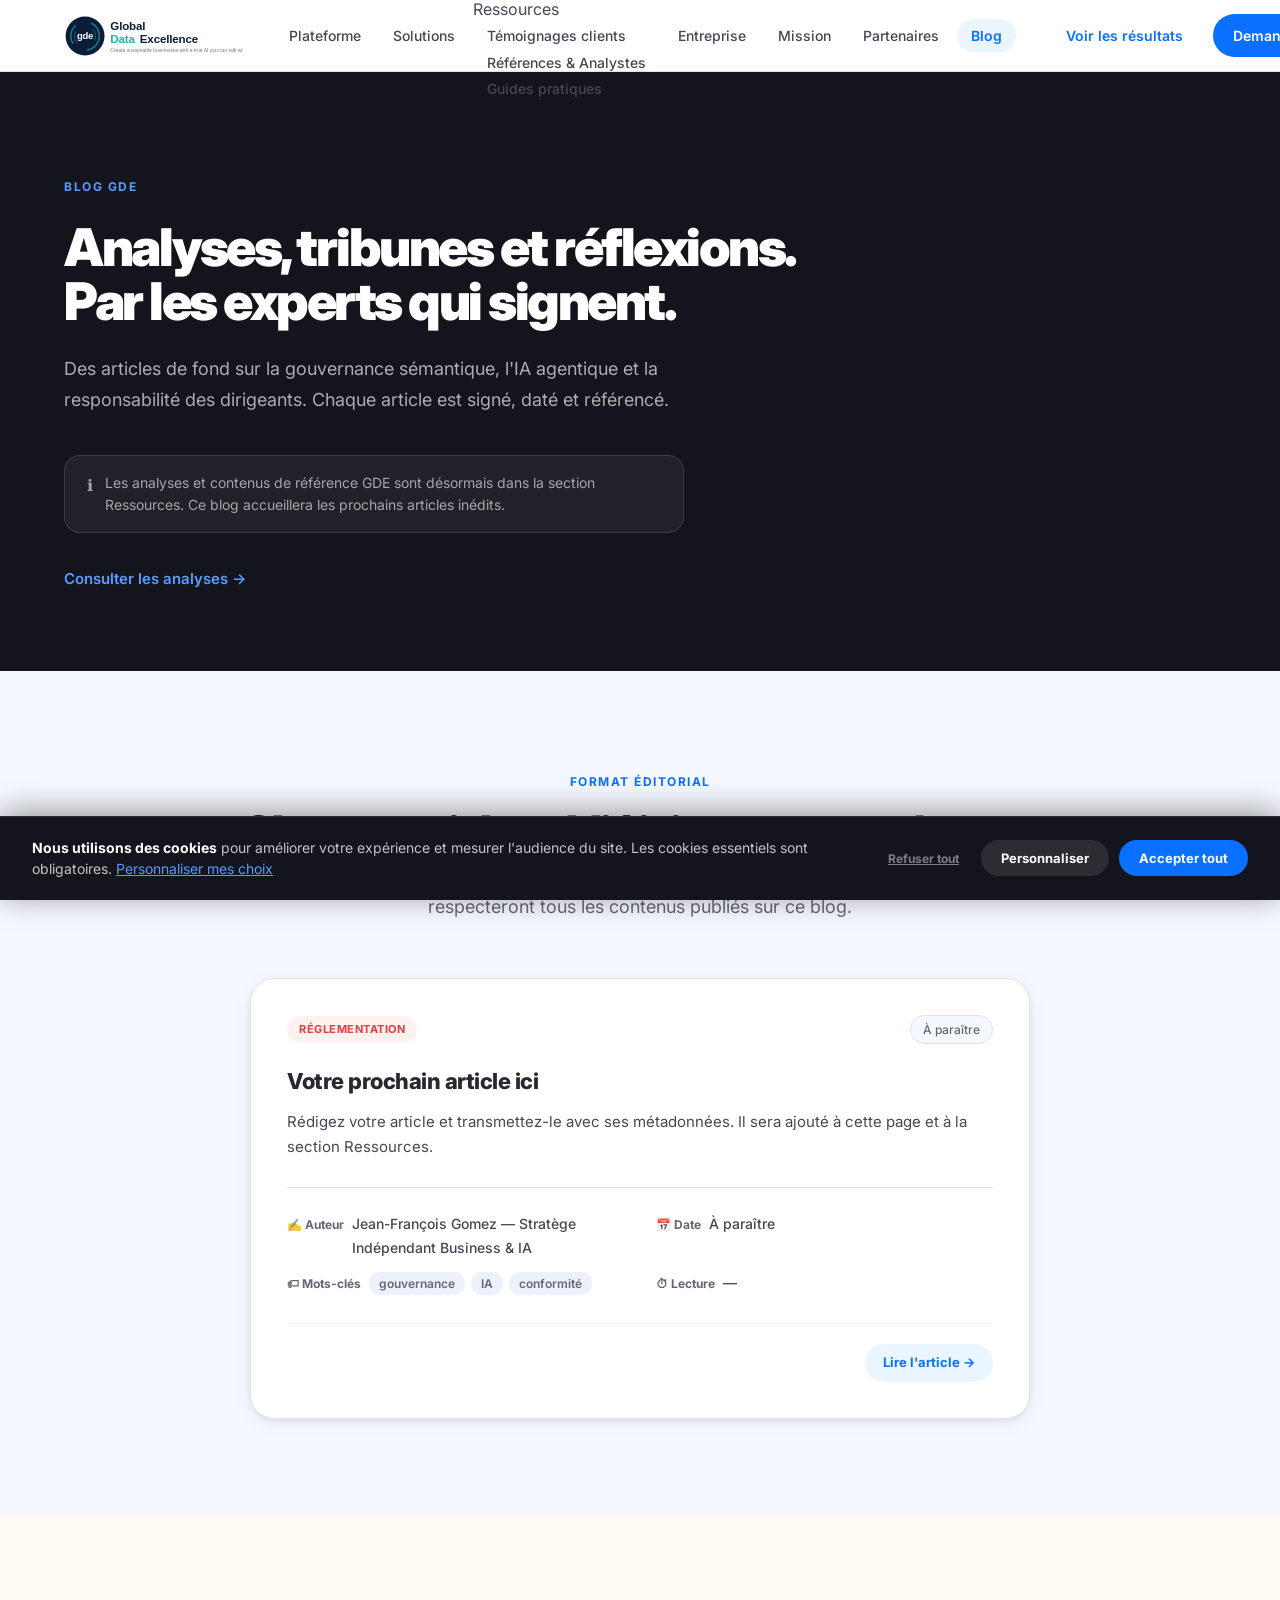
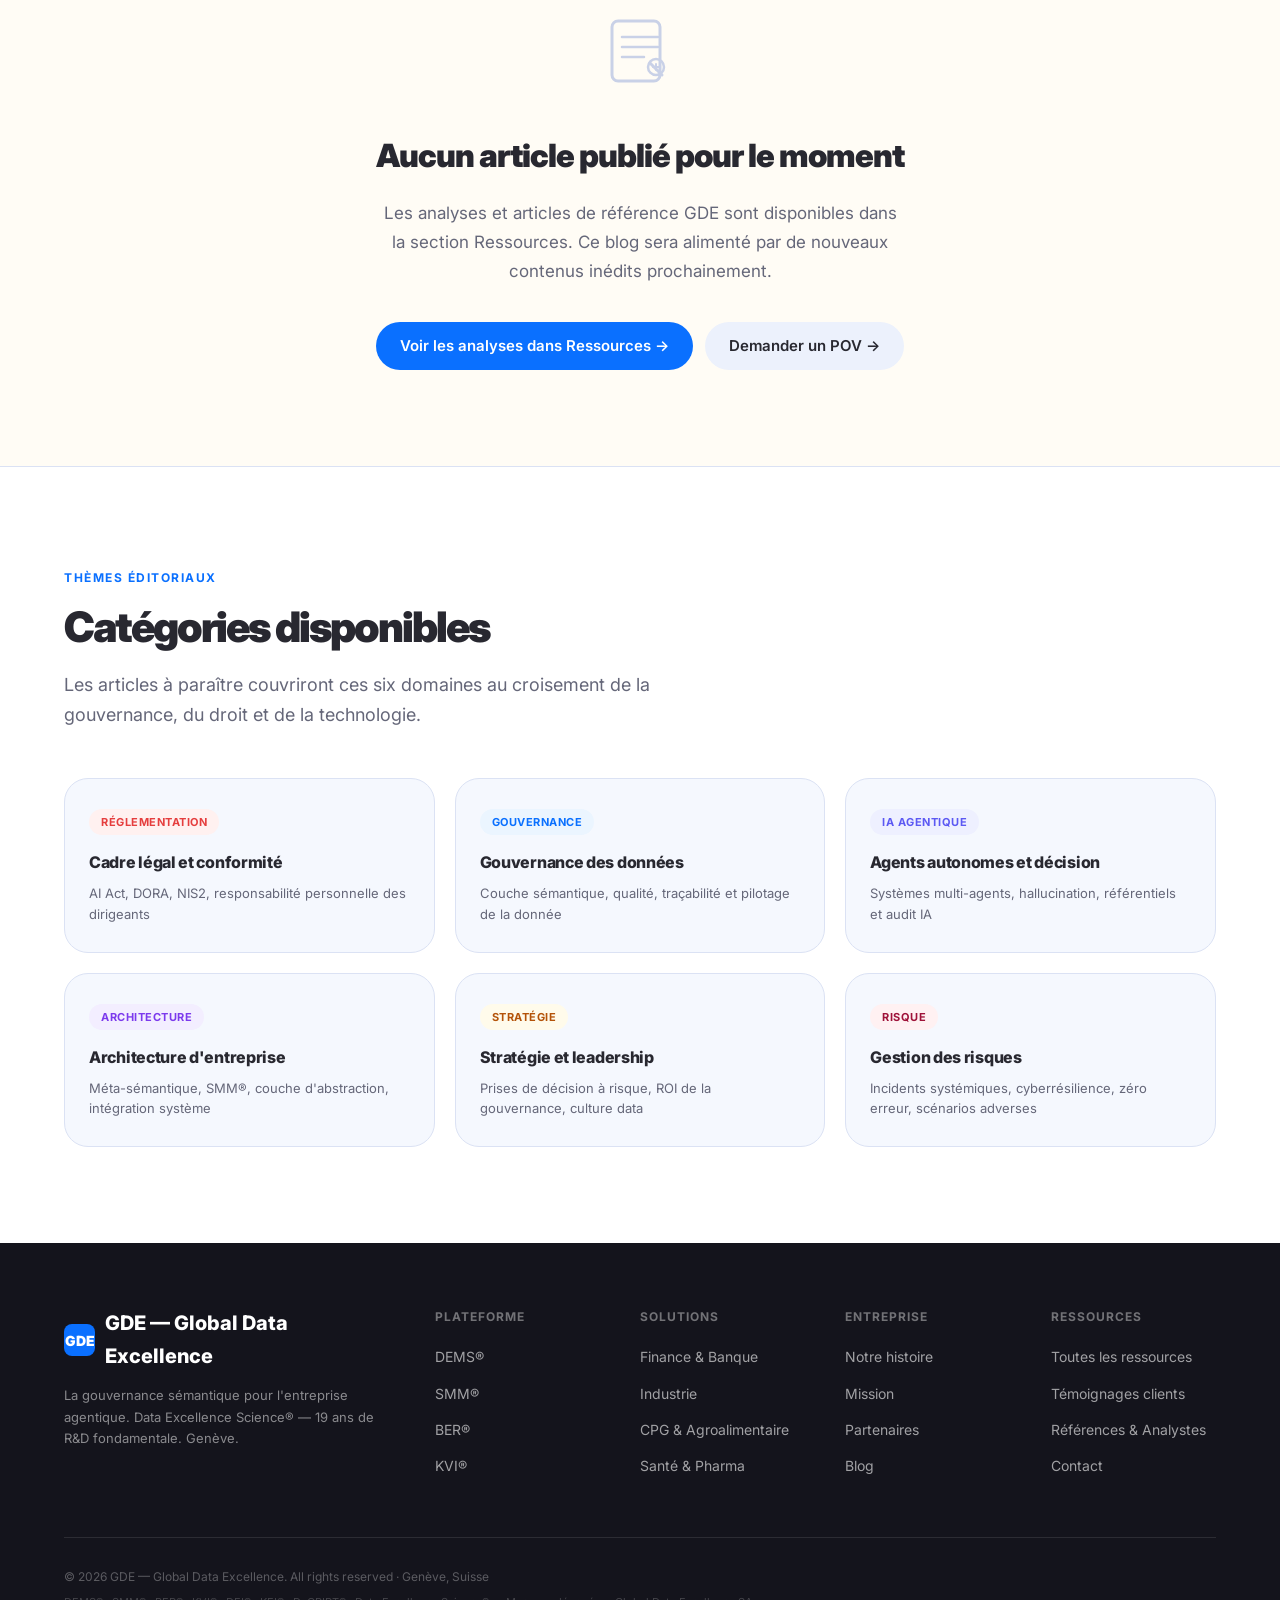
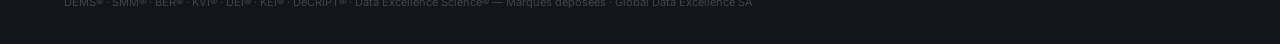
<file: blog.html>
<!DOCTYPE html>
<html lang="fr">
<head>
  <meta charset="UTF-8">
  <meta name="viewport" content="width=device-width, initial-scale=1.0">
  <title>Blog — GDE | Analyses, tribunes et réflexions par les experts qui signent.</title>
  <meta name="description" content="Des articles de fond sur la gouvernance sémantique, l'IA agentique et la responsabilité des dirigeants. Chaque article est signé, daté et référencé. Par GDE.">
  <style>
@import url('https://fonts.googleapis.com/css2?family=Inter:wght@400;500;600;700;800;900&display=swap');

:root {
  --c-blue50:  #ebf5ff;
  --c-blue100: #c7deff;
  --c-blue500: #579dff;
  --c-blue700: #0a70ff;
  --c-blue900: #0057d1;
  --c-heading:   #282830;
  --c-paragraph: #464754;
  --c-caption:   #656779;
  --c-white:     #ffffff;
  --c-cream:     #fffcf5;
  --c-grey50:    #f5f8fe;
  --c-grey100:   #ecf1fc;
  --c-grey200:   #dbe2f4;
  --c-grey300:   #c9d1e7;
  --c-indigo500: #5c59f3;
  --c-teal500:   #2aa79c;
  --c-yellow:    #fcff7e;
  --c-green:     #22c55e;
  --c-dark:      #14141c;
  --c-hero-bg:   #ede9e1;
  --r-sm:   8px;
  --r-md:   12px;
  --r-lg:   16px;
  --r-xl:   24px;
  --r-2xl:  32px;
  --r-pill: 100px;
  --shadow-sm: 0 1px 3px rgba(0,0,0,0.08), 0 1px 2px rgba(0,0,0,0.05);
  --shadow-md: 0 4px 16px rgba(0,0,0,0.08), 0 2px 4px rgba(0,0,0,0.04);
  --shadow-lg: 0 20px 60px rgba(0,0,0,0.10), 0 4px 16px rgba(0,0,0,0.06);
}

*, *::before, *::after { box-sizing: border-box; margin: 0; padding: 0; }
html { scroll-behavior: smooth; }
body {
  font-family: 'Inter', Helvetica, Arial, sans-serif;
  color: var(--c-paragraph);
  background: var(--c-white);
  line-height: 1.65;
  -webkit-font-smoothing: antialiased;
}
a { text-decoration: none; color: inherit; }
img { max-width: 100%; display: block; }

/* ── Navigation ── */
.nav {
  position: sticky; top: 0; z-index: 100;
  height: 72px;
  background: rgba(255,255,255,0.96);
  backdrop-filter: blur(16px);
  -webkit-backdrop-filter: blur(16px);
  border-bottom: 1px solid var(--c-grey200);
  display: flex; align-items: center;
}
.nav-inner {
  max-width: 1200px; margin: 0 auto; padding: 0 24px;
  width: 100%;
  display: flex; align-items: center; justify-content: space-between; gap: 32px;
}
.nav-logo {
  display: flex; align-items: center;
  flex-shrink: 0; line-height: 0;
}
/* logo-mark replaced by SVG image */
.nav-links {
  display: flex; align-items: center; gap: 4px;
  list-style: none; flex: 1; justify-content: center;
}
.nav-links a {
  padding: 8px 14px; border-radius: var(--r-pill);
  font-size: 14px; font-weight: 500; color: var(--c-paragraph);
  transition: all 0.15s ease;
  white-space: nowrap;
}
.nav-links a:hover { background: var(--c-grey100); color: var(--c-heading); }
.nav-links a.active { background: var(--c-blue50); color: var(--c-blue700); font-weight: 600; }
/* ── Méga-menu Ressources ── */
.nav-dropdown { position: relative; }
.nav-dropdown > a::after { content: ' ▾'; font-size: 10px; opacity: 0.6; }
.nav-mega-menu {
  display: none;
  position: absolute; top: calc(100% + 12px); left: 50%;
  transform: translateX(-50%);
  background: #ffffff !important;
  border: 1px solid #e2e8f0;
  border-radius: 16px;
  box-shadow: 0 8px 32px rgba(0,0,0,0.12), 0 2px 8px rgba(0,0,0,0.06);
  width: 680px; padding: 24px; z-index: 500;
  grid-template-columns: 1fr 1fr 1fr; gap: 0;
}
.nav-mega-menu.open { display: grid; }
.mega-col { padding: 0 16px; }
.mega-col + .mega-col { border-left: 1px solid var(--c-grey200); }
.mega-col-title {
  font-size: 11px; font-weight: 800; text-transform: uppercase;
  letter-spacing: 1.2px; color: var(--c-blue700);
  padding: 0 0 10px; margin-bottom: 4px;
  border-bottom: 2px solid var(--c-blue100);
}
.mega-col a {
  display: flex; align-items: flex-start; gap: 8px;
  padding: 9px 8px; border-radius: var(--r-md);
  font-size: 13px; font-weight: 500; color: var(--c-paragraph);
  transition: all 0.15s ease; line-height: 1.35; text-decoration: none;
}
.mega-col a:hover { background: var(--c-blue50); color: var(--c-blue700); }
.mega-col a .mi { font-size: 15px; flex-shrink: 0; margin-top: 1px; }
.mega-col a .ml { display: flex; flex-direction: column; }
.mega-col a .ml strong { font-weight: 700; color: var(--c-heading); font-size: 13px; }
.mega-col a .ml span { font-size: 11px; color: var(--c-caption); margin-top: 1px; }
@media (max-width: 768px) { .nav-mega-menu { display: none !important; } }

.nav-cta { display: flex; align-items: center; gap: 12px; flex-shrink: 0; }

/* ── Boutons ── */
.btn {
  display: inline-flex; align-items: center; gap: 8px;
  padding: 12px 24px; border-radius: var(--r-pill);
  font-size: 15px; font-weight: 600; border: none; cursor: pointer;
  transition: all 0.15s ease; text-decoration: none; white-space: nowrap;
}
.btn-primary { background: var(--c-blue700); color: white; }
.btn-primary:hover { background: var(--c-blue900); transform: translateY(-1px); box-shadow: 0 4px 20px rgba(10,112,255,0.35); }
.btn-secondary { background: var(--c-grey100); color: var(--c-heading); }
.btn-secondary:hover { background: var(--c-grey200); }
.btn-ghost { background: transparent; color: var(--c-blue700); }
.btn-ghost:hover { background: var(--c-blue50); }
.btn-white { background: white; color: var(--c-blue700); }
.btn-white:hover { background: var(--c-blue50); transform: translateY(-1px); box-shadow: 0 4px 20px rgba(0,0,0,0.15); }
.btn-outline-white { background: transparent; color: white; border: 2px solid rgba(255,255,255,0.4); }
.btn-outline-white:hover { background: rgba(255,255,255,0.1); border-color: white; }

/* ── Layout ── */
.container { max-width: 1200px; margin: 0 auto; padding: 0 24px; }
.section { padding: 96px 0; }
.section-sm { padding: 64px 0; }
.section-label {
  display: inline-block;
  font-size: 12px; font-weight: 700; letter-spacing: 1.5px;
  text-transform: uppercase; color: var(--c-blue700);
  margin-bottom: 16px;
}
.section-label-light { color: var(--c-blue500); }
.section-title {
  font-size: 42px; font-weight: 900; letter-spacing: -2px;
  color: var(--c-heading); line-height: 1.1; margin-bottom: 20px;
}
.section-title-white { color: white; }
.section-subtitle { font-size: 18px; color: var(--c-caption); line-height: 1.65; max-width: 600px; }
.section-subtitle-white { color: rgba(255,255,255,0.75); }
.text-center { text-align: center; }
.text-center .section-subtitle { margin: 0 auto; }

/* ── Blog Hero (dark) ── */
.blog-hero {
  background: var(--c-dark);
  padding: 100px 0 80px;
}
.blog-hero-label {
  display: inline-block;
  font-size: 12px; font-weight: 700; letter-spacing: 1.5px;
  text-transform: uppercase; color: var(--c-blue500);
  margin-bottom: 24px;
}
.blog-hero h1 {
  font-size: 52px; font-weight: 900; letter-spacing: -2.5px;
  color: white; line-height: 1.05; margin-bottom: 24px;
  max-width: 780px;
}
.blog-hero-sub {
  font-size: 18px; color: rgba(255,255,255,0.65); line-height: 1.7;
  max-width: 640px; margin-bottom: 40px;
}
.blog-hero-notice {
  display: inline-flex; align-items: flex-start; gap: 12px;
  background: rgba(255,255,255,0.06); border: 1px solid rgba(255,255,255,0.12);
  border-radius: var(--r-lg); padding: 16px 22px;
  font-size: 14px; color: rgba(255,255,255,0.6);
  line-height: 1.55; max-width: 620px; margin-bottom: 32px;
}
.blog-hero-notice .notice-icon {
  font-size: 16px; flex-shrink: 0; margin-top: 1px;
}
.blog-hero-cta {
  display: inline-flex; align-items: center; gap: 8px;
  font-size: 15px; font-weight: 600; color: var(--c-blue500);
  transition: color 0.15s;
}
.blog-hero-cta:hover { color: white; }

/* ── Badge ── */
.badge {
  display: inline-flex; align-items: center;
  padding: 4px 12px; border-radius: var(--r-pill);
  font-size: 11px; font-weight: 700; letter-spacing: 0.5px;
  text-transform: uppercase;
}
.badge-reglem   { background: #fff1f0; color: #e53e3e; }
.badge-gouv     { background: #ebf5ff; color: var(--c-blue700); }
.badge-ia       { background: #eef0ff; color: var(--c-indigo500); }
.badge-archi    { background: #f3eeff; color: #7c3aed; }
.badge-strat    { background: #fffbeb; color: #b45309; }
.badge-risque   { background: #fff1f2; color: #9f1239; }

/* ── Demo card (format d'article) ── */
.format-section {
  background: var(--c-grey50);
  padding: 96px 0;
}
.format-section .section-title { margin-bottom: 8px; }
.format-section .section-subtitle { margin-bottom: 56px; }
.demo-card {
  background: white; border: 1px solid var(--c-grey200);
  border-radius: var(--r-xl); padding: 36px;
  box-shadow: var(--shadow-md);
  max-width: 780px; margin: 0 auto;
}
.demo-card-top {
  display: flex; align-items: center; justify-content: space-between;
  margin-bottom: 24px;
}
.demo-date {
  font-size: 12px; font-weight: 500; color: var(--c-caption);
  background: var(--c-grey50); border: 1px solid var(--c-grey200);
  padding: 4px 12px; border-radius: var(--r-pill);
}
.demo-title {
  font-size: 22px; font-weight: 800; color: var(--c-heading);
  letter-spacing: -0.5px; line-height: 1.25; margin-bottom: 14px;
}
.demo-summary {
  font-size: 15px; color: var(--c-paragraph); line-height: 1.65;
  margin-bottom: 28px;
}
.demo-divider {
  border: none; border-top: 1px solid var(--c-grey200); margin: 0 0 24px;
}
.demo-meta-grid {
  display: grid; grid-template-columns: 1fr 1fr; gap: 12px 32px;
  margin-bottom: 28px;
}
.demo-meta-item { display: flex; align-items: baseline; gap: 8px; }
.demo-meta-label {
  font-size: 12px; font-weight: 700; color: var(--c-caption);
  white-space: nowrap; flex-shrink: 0;
}
.demo-meta-value {
  font-size: 14px; color: var(--c-paragraph); font-weight: 500;
}
.demo-tags {
  display: inline-flex; gap: 6px; flex-wrap: wrap;
}
.demo-tag {
  background: var(--c-grey100); color: var(--c-caption);
  font-size: 12px; font-weight: 600; padding: 2px 10px;
  border-radius: var(--r-pill);
}
.demo-card-footer {
  display: flex; justify-content: flex-end;
  padding-top: 20px; border-top: 1px solid var(--c-grey100);
}
.demo-read-link {
  display: inline-flex; align-items: center; gap: 6px;
  font-size: 13px; font-weight: 700; color: var(--c-blue700);
  background: var(--c-blue50); padding: 8px 18px; border-radius: var(--r-pill);
  transition: all 0.15s ease;
}
.demo-read-link:hover { background: var(--c-blue100); }

/* ── État actuel (vide) ── */
.empty-section {
  background: var(--c-cream);
  padding: 96px 0;
}
.empty-illustration {
  width: 80px; height: 80px; margin: 0 auto 32px;
  color: var(--c-grey300);
}
.empty-section h2 {
  font-size: 32px; font-weight: 900; letter-spacing: -1px;
  color: var(--c-heading); margin-bottom: 16px;
}
.empty-section p {
  font-size: 17px; color: var(--c-caption); line-height: 1.7;
  max-width: 520px; margin: 0 auto 36px;
}
.empty-cta-row {
  display: flex; gap: 12px; justify-content: center; flex-wrap: wrap;
}

/* ── Catégories ── */
.categories-section {
  background: var(--c-white);
  padding: 96px 0;
  border-top: 1px solid var(--c-grey200);
}
.categories-grid {
  display: grid; grid-template-columns: repeat(3, 1fr);
  gap: 20px; margin-top: 48px;
}
.category-card {
  background: var(--c-grey50); border: 1px solid var(--c-grey200);
  border-radius: var(--r-xl); padding: 28px 24px;
  transition: all 0.2s ease;
}
.category-card:hover {
  box-shadow: var(--shadow-md);
  transform: translateY(-2px);
  border-color: var(--c-grey300);
}
.category-card .badge { margin-bottom: 14px; }
.category-card-title {
  font-size: 16px; font-weight: 800; color: var(--c-heading);
  letter-spacing: -0.3px; margin-bottom: 8px;
}
.category-card-desc {
  font-size: 13px; color: var(--c-caption); line-height: 1.55;
}

/* ── CTA Banner ── */
.cta-banner {
  background: var(--c-blue700); padding: 80px 0;
}
.cta-banner h2 {
  font-size: 36px; font-weight: 900; letter-spacing: -1.5px;
  color: white; margin-bottom: 16px; max-width: 600px;
}
.cta-banner p { font-size: 17px; color: rgba(255,255,255,0.75); max-width: 520px; margin-bottom: 36px; line-height: 1.7; }
.cta-actions { display: flex; gap: 12px; flex-wrap: wrap; }

/* ── Footer ── */
.footer { background: var(--c-dark); padding: 64px 0 32px; }
.footer-grid {
  display: grid; grid-template-columns: 2fr 1fr 1fr 1fr 1fr;
  gap: 40px; padding-bottom: 48px;
  border-bottom: 1px solid rgba(255,255,255,0.1);
}
.footer-brand { font-size: 20px; font-weight: 800; color: white; margin-bottom: 12px; }
.footer-tagline { font-size: 13px; color: rgba(255,255,255,0.5); line-height: 1.65; }
.footer-col-title { font-size: 12px; font-weight: 700; text-transform: uppercase; letter-spacing: 1px; color: rgba(255,255,255,0.4); margin-bottom: 16px; }
.footer-links { list-style: none; }
.footer-links li { margin-bottom: 10px; }
.footer-links a { font-size: 14px; color: rgba(255,255,255,0.6); transition: color 0.15s; }
.footer-links a:hover { color: white; }
.footer-bottom { padding-top: 28px; display: flex; justify-content: space-between; align-items: flex-start; gap: 16px; flex-wrap: wrap; }
.footer-copy { font-size: 12px; color: rgba(255,255,255,0.3); line-height: 1.8; }
.footer-ip { font-size: 11px; color: rgba(255,255,255,0.2); margin-top: 6px; }

/* ── Responsive ── */
@media (max-width: 1024px) {
  .blog-hero h1 { font-size: 40px; }
  .footer-grid { grid-template-columns: 1fr 1fr 1fr; }
  .categories-grid { grid-template-columns: repeat(2, 1fr); }
}
@media (max-width: 768px) {
  .nav-links { display: none; }
  .nav-cta .btn-ghost { display: none; }
  .blog-hero h1 { font-size: 32px; letter-spacing: -1.5px; }
  .blog-hero-sub { font-size: 16px; }
  .section-title { font-size: 28px; letter-spacing: -1px; }
  .cta-banner h2 { font-size: 26px; }
  .footer-grid { grid-template-columns: 1fr 1fr; }
  .categories-grid { grid-template-columns: 1fr 1fr; }
  .demo-meta-grid { grid-template-columns: 1fr; }
  .empty-section h2 { font-size: 26px; }
}
@media (max-width: 480px) {
  .footer-grid { grid-template-columns: 1fr; }
  .blog-hero { padding: 60px 0 48px; }
  .blog-hero h1 { font-size: 28px; }
  .categories-grid { grid-template-columns: 1fr; }
}
  </style>
</head>
<body>

<!-- ══════════════════════════════════════════════════════════
     NAVIGATION
══════════════════════════════════════════════════════════ -->
<nav class="nav">
  <div class="nav-inner">
    <a href="index.html" class="nav-logo">
      <img src="assets/logo-gde.svg" alt="GDE — Global Data Excellence" style="height:42px;width:auto;">
    </a>
    <ul class="nav-links">
      <li><a href="plateforme.html">Plateforme</a></li>
      <li><a href="solutions.html">Solutions</a></li>
      <li class="nav-dropdown">
      <a href="ressources.html">Ressources</a>
      <div class="nav-dropdown-menu">
        <div class="dropdown-label">Ressources</div>
        <a href="ressources.html#temoignages">Témoignages clients</a>
        <a href="ressources.html#insights">Références &amp; Analystes</a>
        <a href="ressources.html#guides">Guides pratiques</a>
      </div>
    </li>
      <li><a href="entreprise.html">Entreprise</a></li>
      <li><a href="mission.html">Mission</a></li>
      <li><a href="gotomarket.html">Partenaires</a></li>
      <li><a href="blog.html" class="active">Blog</a></li>
    </ul>
    <div class="nav-cta">
      <a href="ressources.html" class="btn btn-ghost" style="font-size:14px;padding:10px 18px;">Voir les résultats</a>
      <a href="mailto:contact@globaldataexcellence.com?subject=Demande de POV GDE" class="btn btn-primary" style="font-size:14px;padding:10px 20px;">Demander un POV →</a>
    </div>
  </div>
</nav>

<!-- ══════════════════════════════════════════════════════════
     HERO
══════════════════════════════════════════════════════════ -->
<section class="blog-hero">
  <div class="container">
    <div class="blog-hero-label">Blog GDE</div>
    <h1>Analyses, tribunes et réflexions.<br>Par les experts qui signent.</h1>
    <p class="blog-hero-sub">Des articles de fond sur la gouvernance sémantique, l'IA agentique et la responsabilité des dirigeants. Chaque article est signé, daté et référencé.</p>
    <div class="blog-hero-notice">
      <span class="notice-icon">ℹ</span>
      <span>Les analyses et contenus de référence GDE sont désormais dans la section Ressources. Ce blog accueillera les prochains articles inédits.</span>
    </div>
    <br>
    <a href="ressources.html#articles" class="blog-hero-cta">Consulter les analyses →</a>
  </div>
</section>

<!-- ══════════════════════════════════════════════════════════
     FORMAT DES ARTICLES
══════════════════════════════════════════════════════════ -->
<section class="format-section">
  <div class="container text-center">
    <div class="section-label">Format éditorial</div>
    <h2 class="section-title">Chaque article publié ici respecte ce format</h2>
    <p class="section-subtitle">Un article de fond n'est pas un post LinkedIn. Voici la structure que respecteront tous les contenus publiés sur ce blog.</p>
  </div>
  <div class="container" style="margin-top: 0;">
    <div class="demo-card">
      <div class="demo-card-top">
        <span class="badge badge-reglem">Réglementation</span>
        <span class="demo-date">À paraître</span>
      </div>
      <div class="demo-title">Votre prochain article ici</div>
      <p class="demo-summary">Rédigez votre article et transmettez-le avec ses métadonnées. Il sera ajouté à cette page et à la section Ressources.</p>
      <hr class="demo-divider">
      <div class="demo-meta-grid">
        <div class="demo-meta-item">
          <span class="demo-meta-label">✍ Auteur</span>
          <span class="demo-meta-value">Jean-François Gomez — Stratège Indépendant Business &amp; IA</span>
        </div>
        <div class="demo-meta-item">
          <span class="demo-meta-label">📅 Date</span>
          <span class="demo-meta-value">À paraître</span>
        </div>
        <div class="demo-meta-item">
          <span class="demo-meta-label">🏷 Mots-clés</span>
          <span class="demo-meta-value">
            <span class="demo-tags">
              <span class="demo-tag">gouvernance</span>
              <span class="demo-tag">IA</span>
              <span class="demo-tag">conformité</span>
            </span>
          </span>
        </div>
        <div class="demo-meta-item">
          <span class="demo-meta-label">⏱ Lecture</span>
          <span class="demo-meta-value">—</span>
        </div>
      </div>
      <div class="demo-card-footer">
        <span class="demo-read-link">Lire l'article →</span>
      </div>
    </div>
  </div>
</section>

<!-- ══════════════════════════════════════════════════════════
     ÉTAT ACTUEL — VIDE
══════════════════════════════════════════════════════════ -->
<section class="empty-section">
  <div class="container text-center">
    <svg class="empty-illustration" viewBox="0 0 80 80" fill="none" xmlns="http://www.w3.org/2000/svg">
      <rect x="12" y="10" width="48" height="60" rx="6" stroke="currentColor" stroke-width="3" fill="none"/>
      <line x1="22" y1="26" x2="58" y2="26" stroke="currentColor" stroke-width="2.5" stroke-linecap="round"/>
      <line x1="22" y1="36" x2="58" y2="36" stroke="currentColor" stroke-width="2.5" stroke-linecap="round"/>
      <line x1="22" y1="46" x2="44" y2="46" stroke="currentColor" stroke-width="2.5" stroke-linecap="round"/>
      <path d="M50 52 L62 64" stroke="currentColor" stroke-width="3" stroke-linecap="round"/>
      <circle cx="56" cy="56" r="8" stroke="currentColor" stroke-width="2.5" fill="none"/>
      <line x1="53" y1="56" x2="59" y2="56" stroke="currentColor" stroke-width="2" stroke-linecap="round"/>
      <line x1="56" y1="53" x2="56" y2="59" stroke="currentColor" stroke-width="2" stroke-linecap="round"/>
    </svg>
    <h2>Aucun article publié pour le moment</h2>
    <p>Les analyses et articles de référence GDE sont disponibles dans la section Ressources. Ce blog sera alimenté par de nouveaux contenus inédits prochainement.</p>
    <div class="empty-cta-row">
      <a href="ressources.html#articles" class="btn btn-primary">Voir les analyses dans Ressources →</a>
      <a href="mailto:contact@globaldataexcellence.com?subject=Demande de POV GDE" class="btn btn-secondary">Demander un POV →</a>
    </div>
  </div>
</section>

<!-- ══════════════════════════════════════════════════════════
     CATÉGORIES
══════════════════════════════════════════════════════════ -->
<section class="categories-section">
  <div class="container">
    <div class="section-label">Thèmes éditoriaux</div>
    <h2 class="section-title">Catégories disponibles</h2>
    <p class="section-subtitle">Les articles à paraître couvriront ces six domaines au croisement de la gouvernance, du droit et de la technologie.</p>
    <div class="categories-grid">

      <div class="category-card">
        <span class="badge badge-reglem">Réglementation</span>
        <div class="category-card-title">Cadre légal et conformité</div>
        <p class="category-card-desc">AI Act, DORA, NIS2, responsabilité personnelle des dirigeants</p>
      </div>

      <div class="category-card">
        <span class="badge badge-gouv">Gouvernance</span>
        <div class="category-card-title">Gouvernance des données</div>
        <p class="category-card-desc">Couche sémantique, qualité, traçabilité et pilotage de la donnée</p>
      </div>

      <div class="category-card">
        <span class="badge badge-ia">IA Agentique</span>
        <div class="category-card-title">Agents autonomes et décision</div>
        <p class="category-card-desc">Systèmes multi-agents, hallucination, référentiels et audit IA</p>
      </div>

      <div class="category-card">
        <span class="badge badge-archi">Architecture</span>
        <div class="category-card-title">Architecture d'entreprise</div>
        <p class="category-card-desc">Méta-sémantique, SMM®, couche d'abstraction, intégration système</p>
      </div>

      <div class="category-card">
        <span class="badge badge-strat">Stratégie</span>
        <div class="category-card-title">Stratégie et leadership</div>
        <p class="category-card-desc">Prises de décision à risque, ROI de la gouvernance, culture data</p>
      </div>

      <div class="category-card">
        <span class="badge badge-risque">Risque</span>
        <div class="category-card-title">Gestion des risques</div>
        <p class="category-card-desc">Incidents systémiques, cyberrésilience, zéro erreur, scénarios adverses</p>
      </div>

    </div>
  </div>
</section>

<!-- ══════════════════════════════════════════════════════════
     FOOTER
══════════════════════════════════════════════════════════ -->
<footer class="footer">
  <div class="container">
    <div class="footer-grid">
      <div>
        <div style="display:flex;align-items:center;gap:10px;margin-bottom:12px;">
          <div style="width:32px;height:32px;border-radius:8px;background:var(--c-blue700);display:flex;align-items:center;justify-content:center;color:white;font-weight:900;font-size:14px;">GDE</div>
          <div class="footer-brand" style="margin-bottom:0;">GDE — Global Data Excellence</div>
        </div>
        <p class="footer-tagline">La gouvernance sémantique pour l'entreprise agentique. Data Excellence Science® — 19 ans de R&D fondamentale. Genève.</p>
      </div>
      <div>
        <div class="footer-col-title">Plateforme</div>
        <ul class="footer-links">
          <li><a href="plateforme.html">DEMS®</a></li>
          <li><a href="plateforme.html#smm">SMM®</a></li>
          <li><a href="plateforme.html#ber">BER®</a></li>
          <li><a href="plateforme.html#kvi">KVI®</a></li>
        </ul>
      </div>
      <div>
        <div class="footer-col-title">Solutions</div>
        <ul class="footer-links">
          <li><a href="solutions.html">Finance &amp; Banque</a></li>
          <li><a href="solutions.html">Industrie</a></li>
          <li><a href="solutions.html">CPG &amp; Agroalimentaire</a></li>
          <li><a href="solutions.html">Santé &amp; Pharma</a></li>
        </ul>
      </div>
      <div>
        <div class="footer-col-title">Entreprise</div>
        <ul class="footer-links">
          <li><a href="entreprise.html">Notre histoire</a></li>
          <li><a href="mission.html">Mission</a></li>
          <li><a href="gotomarket.html">Partenaires</a></li>
          <li><a href="blog.html">Blog</a></li>
        </ul>
      </div>
      <div>
        <div class="footer-col-title">Ressources</div>
        <ul class="footer-links">
          <li><a href="ressources.html">Toutes les ressources</a></li>
          <li><a href="ressources.html#temoignages">Témoignages clients</a></li>
          <li><a href="ressources.html#insights">Références &amp; Analystes</a></li>
          <li><a href="mailto:contact@globaldataexcellence.com">Contact</a></li>
        </ul>
      </div>
    </div>
    <div class="footer-bottom">
      <div>
        <div class="footer-copy">© 2026 GDE — Global Data Excellence. All rights reserved · Genève, Suisse</div>
        <div class="footer-ip">DEMS® · SMM® · BER® · KVI® · DEI® · KEI® · DeCRIPT® · Data Excellence Science® — Marques déposées · Global Data Excellence SA</div>
      </div>
    </div>
  </div>
</footer>

<script src="assets/cookies.js"></script>
<script>
function toggleMega(e) {
  var menu = document.querySelector('.nav-mega-menu');
  if (!menu) return;
  var isOpen = menu.classList.contains('open');
  // ferme si déjà ouvert et clic sur lien → navigation normale
  if (isOpen) { menu.classList.remove('open'); return; }
  e.preventDefault();
  menu.classList.add('open');
  function close(ev) {
    if (!ev.target.closest('#nav-ressources')) {
      menu.classList.remove('open');
      document.removeEventListener('click', close);
    }
  }
  setTimeout(function(){ document.addEventListener('click', close); }, 0);
}
</script>
</body>
</html>
                                                                                                                                                                                                                                                                                                                                                                                                                                                                                                                                                                                                                                                                                                                                                                                                                                                                                                                                                                                                                                                                                                                                                                                                                                                                                                                                                                                                                                                                                                                                                                                                                                                                                                                                                                                                                                                                                                                                                                                                                                                                                                                                                                                                                                                                                                                                                                                                                                                                                                                                                                                                                                                                                                                                                                                                                                                                                                                                                                                                                                                                                                                                                                                                                                                                                                                                                                                                                                                                                                                                                                                                                                                                                                                                                                                                                                                                                                                                                                                                                                                                                                                                                                                                                                                                                                                                                                                                                                                                                                                                                                                                                                                                                                                                                                                                                                                                                                                                                                                                                                                                                                                                                                                                                                                                                                                                                                                                                                                                                                                                                                                                                                                                                                                                                                                                                                                                                                                                                                                                                                                                                                                                                                                                                                                                                                                                                                                                                                                                                                                                                                                                                                                                                                                                                                                                                                                                                                                                                                                                                                                                                                                                                                                                                                                                                                                                                                                                                                                                                                                                                                                                                                                                                                                                                                                                                                                                                                                                                                                                                                                                                                                                                                                                                                                                                                                                                                                                                                                                                                                                                                                                                                                                                                                                                                                                                                                                                                                                                                                                                                                                                                                                                                                                                                                                                                                                                                                                                                                                                                                                                                                                                                                                                                                                                                                                                                                                                                                                                                                                                                                                                                                                                                                                                                                                                                                                                                                                                                                                                                                                                                                                                                                                                                                                                                                                                                                                                                                                                                                                                                                                                                                                                                                                                                                                                                                                                                                                                                                                                                                                                                                                                                                                                                                                                                                                                                                                                                                                                                                                                                                                                                                                                                                                                                                                                                                                                                                                                                                                                                                                                                                                                                                                                                                                                                                                                                                                                                                                                                                                                                                                                                                                                                                                                                                                                                                                                                                                                                                                                                                                                                                                                                                                                                                                                                                                                                                                                                                                                                                                                                                                                                                                                                                                                                                                                                                                                                                                                                                                                                                                                                                                                                                                                                                                                                                                                                                                                                                                                                                                                                                                                                                                                                                                                                                                                                                                                                                                                                                                                                                                                                                                                                                                                                                                                                                                                                                                                                                                                                                                                                                                                                                                                                                                                                                                                                                                                                                                                                                                                                                                                                                                                                                                                                                                                                                                                                                                                                                                                                                                                                                                                                                                                                                                                                                                                                                                                                                                                                                                                                                                                                                                                                                                                                                                                                                                                                                                                                                                                                                                                                                                                                                                                                                                                                                                                                                                                                                                                                                                                                                                                                                                                                                                                                                                                                                                                                                                                                                                                                                                                                                                                                                                                                                                                                                                                                                                                                                                                                                                                                                                                                                                                                                                                                                                                                                                                                                                                                                                                                                                                                                                                                                                                                                                                                                                                                                                                                                                                                                                                                                                                                                                                                                                                                                                                                                                                                                                                                                                                                                                                                                                                                                                                                                                                                                                                                                                                                                                                                                                                                                                                                                                                                                                                                                                                                                                                                                                                                                                                                                                                                                                                                                                                                                                                                                                                                                                                                                                                                                                                                                                                                                                                                                                                                                                                                                                                                                                                                                                                                                                                                                                                                                                                                                                                                                                                                                                                                                                                                                                                                                                                                                                                                                                                                                                                                                                                                                                                                                                                                                                                                                                                                                                                                                                                                                                                                                                                                                                                                                                                                                                                                                                                                                                                                                                                                                                                                                                                                                                                                                                                                                                                                                                                                                                                                                                                                                                                                                                                                                                                                                                                                                                                                                                                                                                                                                                                                                                                                                                                                                                                                                                                                                                                                                                                                                                                                                                                                                                                                                                                                                                                                                                                                                                                                                                                                                                                                                                                                                                                                                                                                                                                                                                                                                                                                                                                                                                                                                                                                                                                                                                                                                                                                                                                                                                                                                                                                                                                                                                                                                                                                                                                                                                                                                                                                                                                                                                                                                                                                                                                                                                                                                                                                                                                                                                                                                                                                                                                                                                                                                                                                                                                                                                                                                                                                                                                                                                                                                                                                                                                                                                                                                                                                                                                                                                                                                                                                                                                                                                                                                                                                                                                                                                                                                                                                                                                                                                                                                                                                                                                                                                                                                                                                                                                                                                                                                                                                                                                                                                                                                                                                                                                                                                                                                                                                                                                                                                                                                                                                                                                                                                                                                                                                                                                                                                                                                                                                                                                                                                                                                                                                                                                                                                                                                                                                                                                                                                                                                                                                                                                                                                                                                                                                                                                                                                                                                                                                                                                                                                                                                                                                                                                                                                                                                                                                                                                                                                                                                                                                                                                                                                                                                                                                                                                                                                                                                                                                                                                                                                                                                                                                                                                                                                                                                                                                                                                                                                                                                                                                                                                                                                                                                                                                                                                                                                                                                                                                                                                                                                                                                                                                                                                                                                                                                                                                                                                                                                                                                                                                                                                                                                                                                                                                                                                                                                                                                                                                                                                                                                                                                                                                                                                                                                                                                                                                                                                                                                                                                                                                                                                                                                                                                                                                                                                                                                                                                                                                                                                                                                                                                                                                                                                                                                                                                                                                                                                                                                                                                                                                                                                                                                                                                                                                                                                                                                                                                                                                                                                                                                                                                                                                                                                                                                                                                                                                                                                                                                                                                                                                                                                                                                                                                                                                                                                                                                                                                                                                                                                                                                                                                                                                                                                                                                                                                                                                                                                                                                                                                                                                                                                                                                                                                                                                                                                                                                                                                                                                                                                                                                                                                                                                                                                                                                                                                                                                                                                                                                                                                                                                                                                                                                                                                                                                                                                                                                                                                                                                                                                                                                                                                                                                                                                                                                                                                                                                                                                                                                                                                                                                                                                                                                                                                                                                                                                                                                                                                                                                                                                                                                                                                                                                                                                                                                                                                                                                                                                                                                                                                                                                                                                                                                                                                                                                                                                                                                                                                                                                                                                                                                                                                                                                                                                                                                                                                                                                                                                                                                                                                                                                                                                                                                                                                                                                                                                                                                                                                                                                                                                                                                                                                                                                                                                                                                                                                                                                                                                                                                                                                                                                                                                                                                                                                                                                                                                                                                                                                                                                                                                                                                                                                                                                                                                                                                                                                                                                                                                                                                                                                                                                                                                                                                                                                                                                                                                                                                                                                                                                                                                                                                                                                                                                                                                                                                                                                                                                                                                                                                                                                                                                                                                                                                                                                                                                                                                                                                                                                                                                                                                                                                                                                                                                                                                                                                                                                                                                                                                                                                                                                                                                                                                                                                                                                                                                                                                                                                                                                                                                                                                                                                                                                                                                                                                                                                                                                                                                                                                                                                                                                                                                                                                                                                                                                                                                                                                                                                                                                                                                                                                                                                                                                                                                                                                                                                                                                                                                                                                                                                                                                                                                                                                                                                                                                                                                                                                                                                                                                                                                                                                                                                                                                                                                                                                                                                                                                                                                                                                                                                                                                                                                                                                                                                                                                                                                                                                                                                                                                                                                                                                                                                                                                                                                                                                                                                                                                                                                                                                                                                                                                                                                                                                                                                                                                                                                                                                                                                                                                                                                                                                                                                                                                                                                                                                                                                                                                                                                                                                                                                                                                                                                                                                                                                                                                                                                                                                                                                                                                                                                                                                                                                                                                                                                                                                                                                                                                                                                                                                                                                                                                                                                                                                                                                                                                                                                                                                                                                                                                                                                                                                                                                                                                                                                                                                                                                                                                                                                                                                                                                                                                                                                                                                                                                                                                                                                                                                                                                                                                                                                                                                                                                                                                                                                                                                                                                                                                                                                                                                                                                                                                                                                                                                                                                                                                                                                                                                                                                                                                                                                                                                                                             
</file>
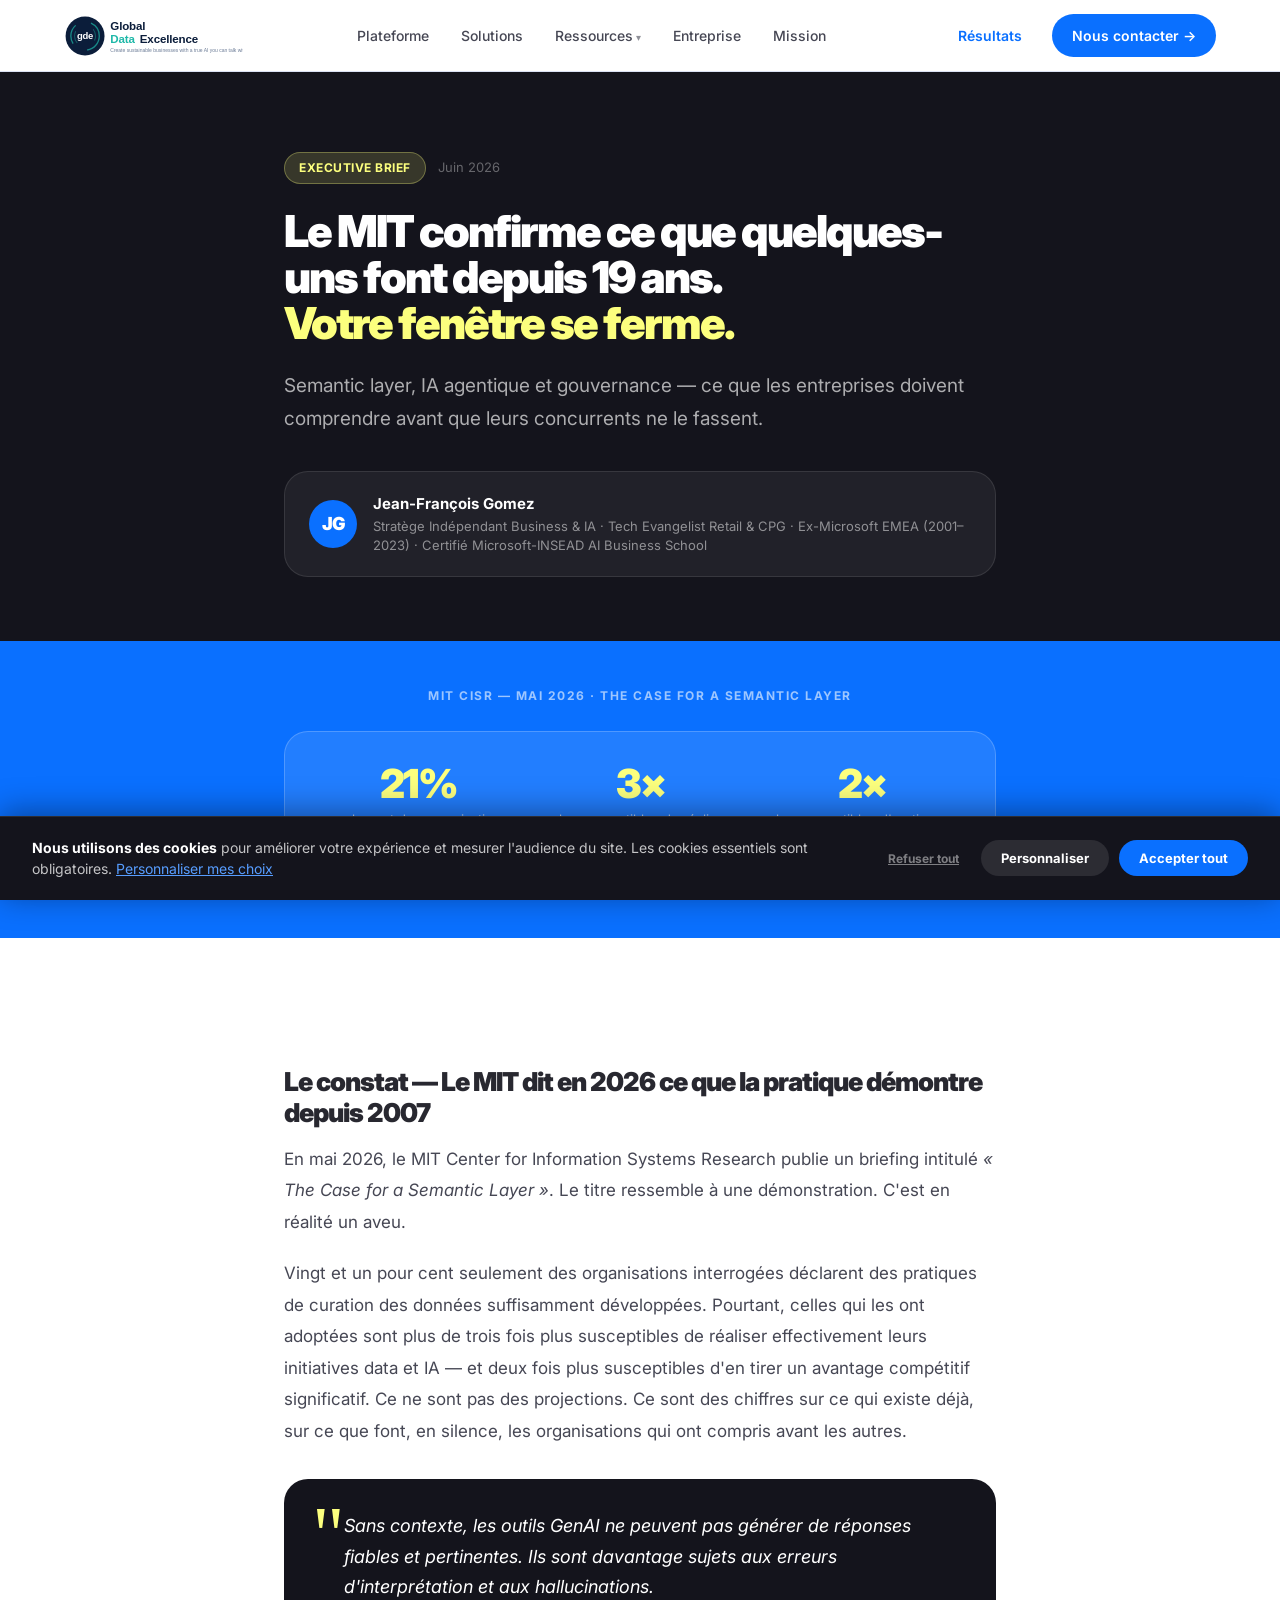
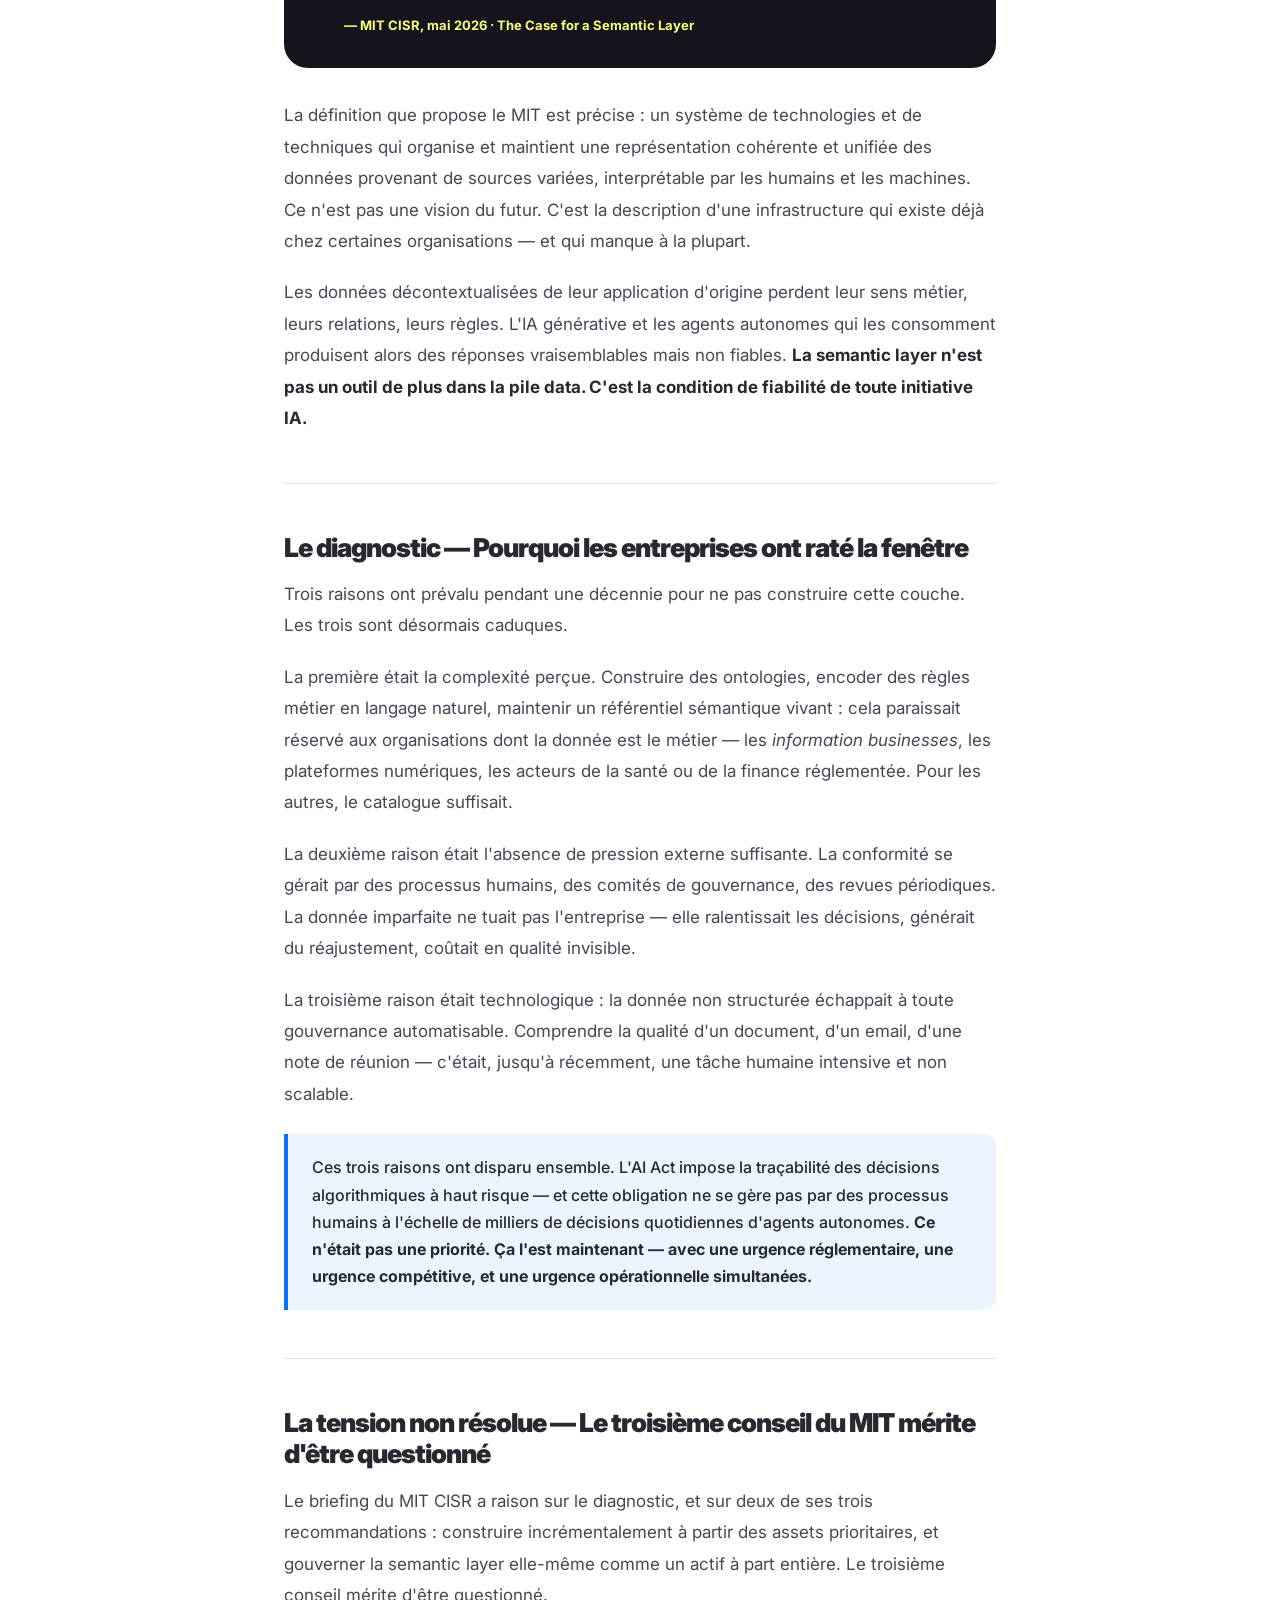
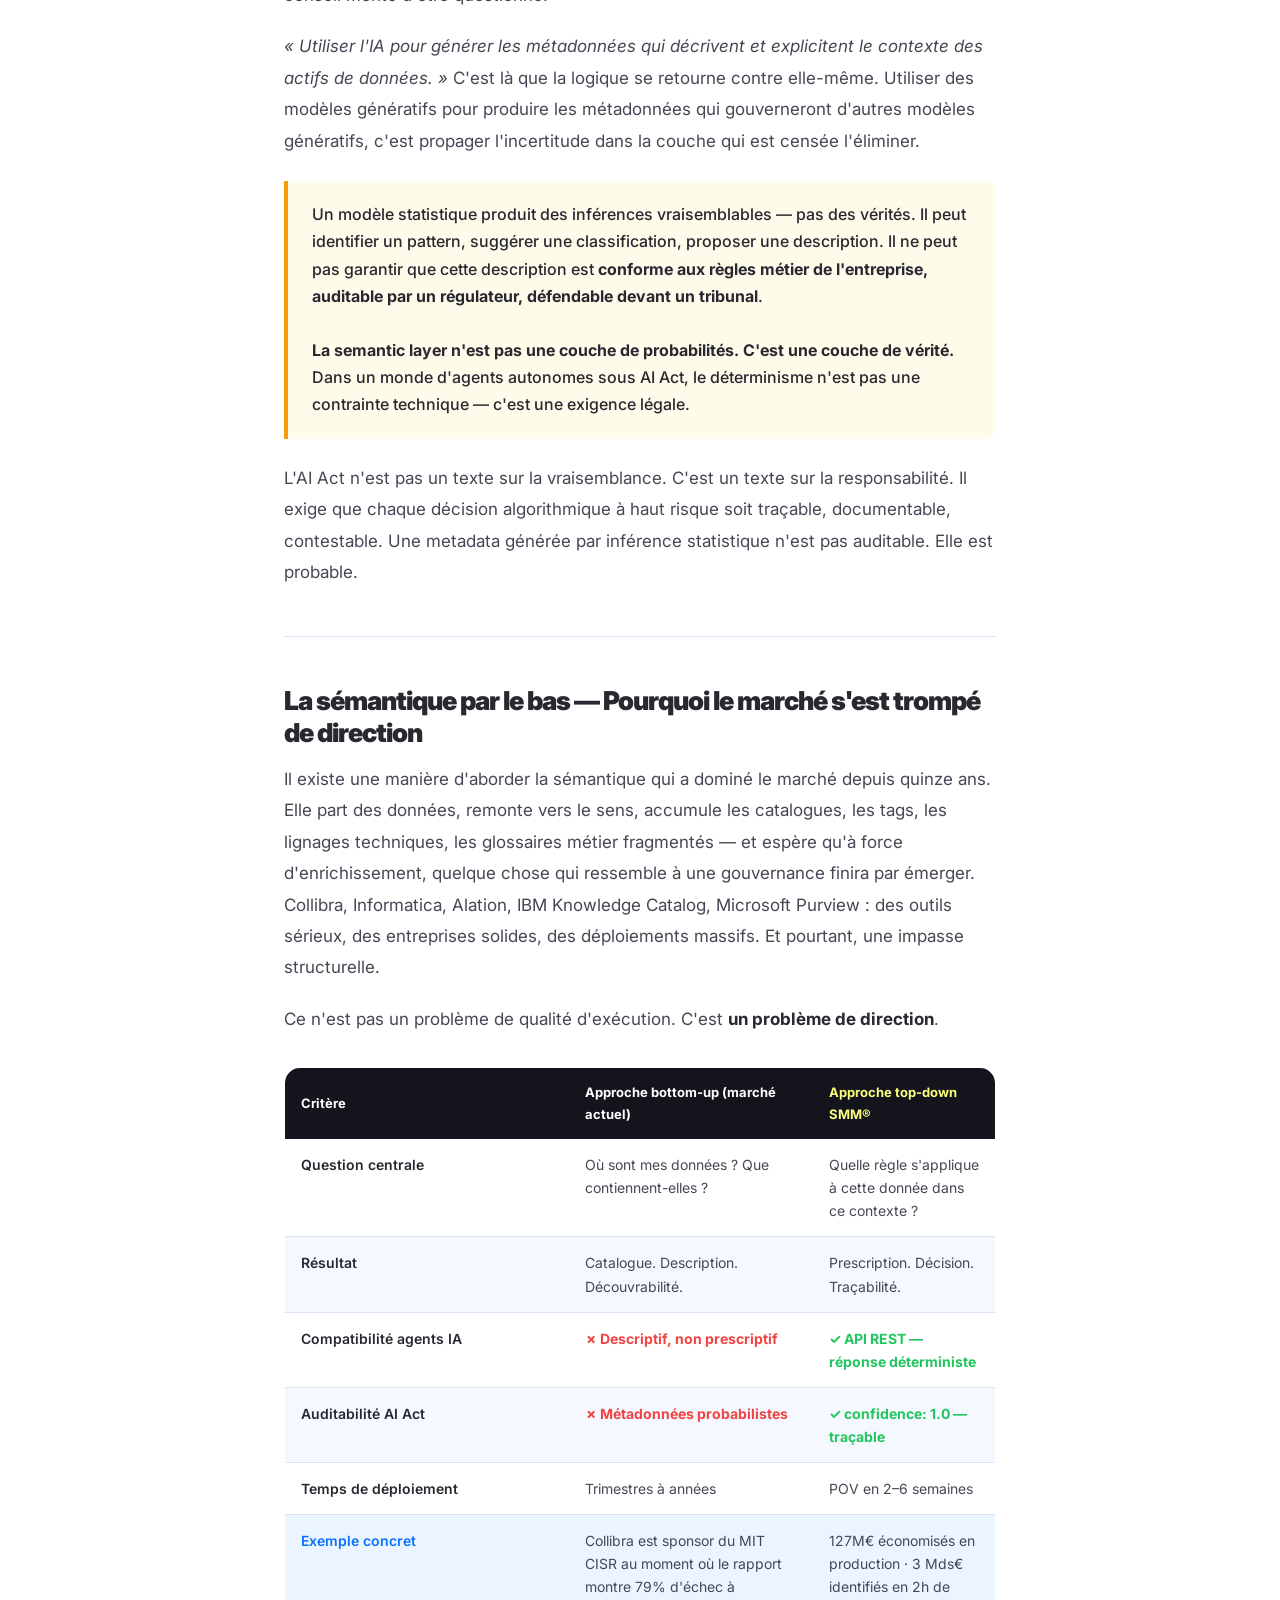
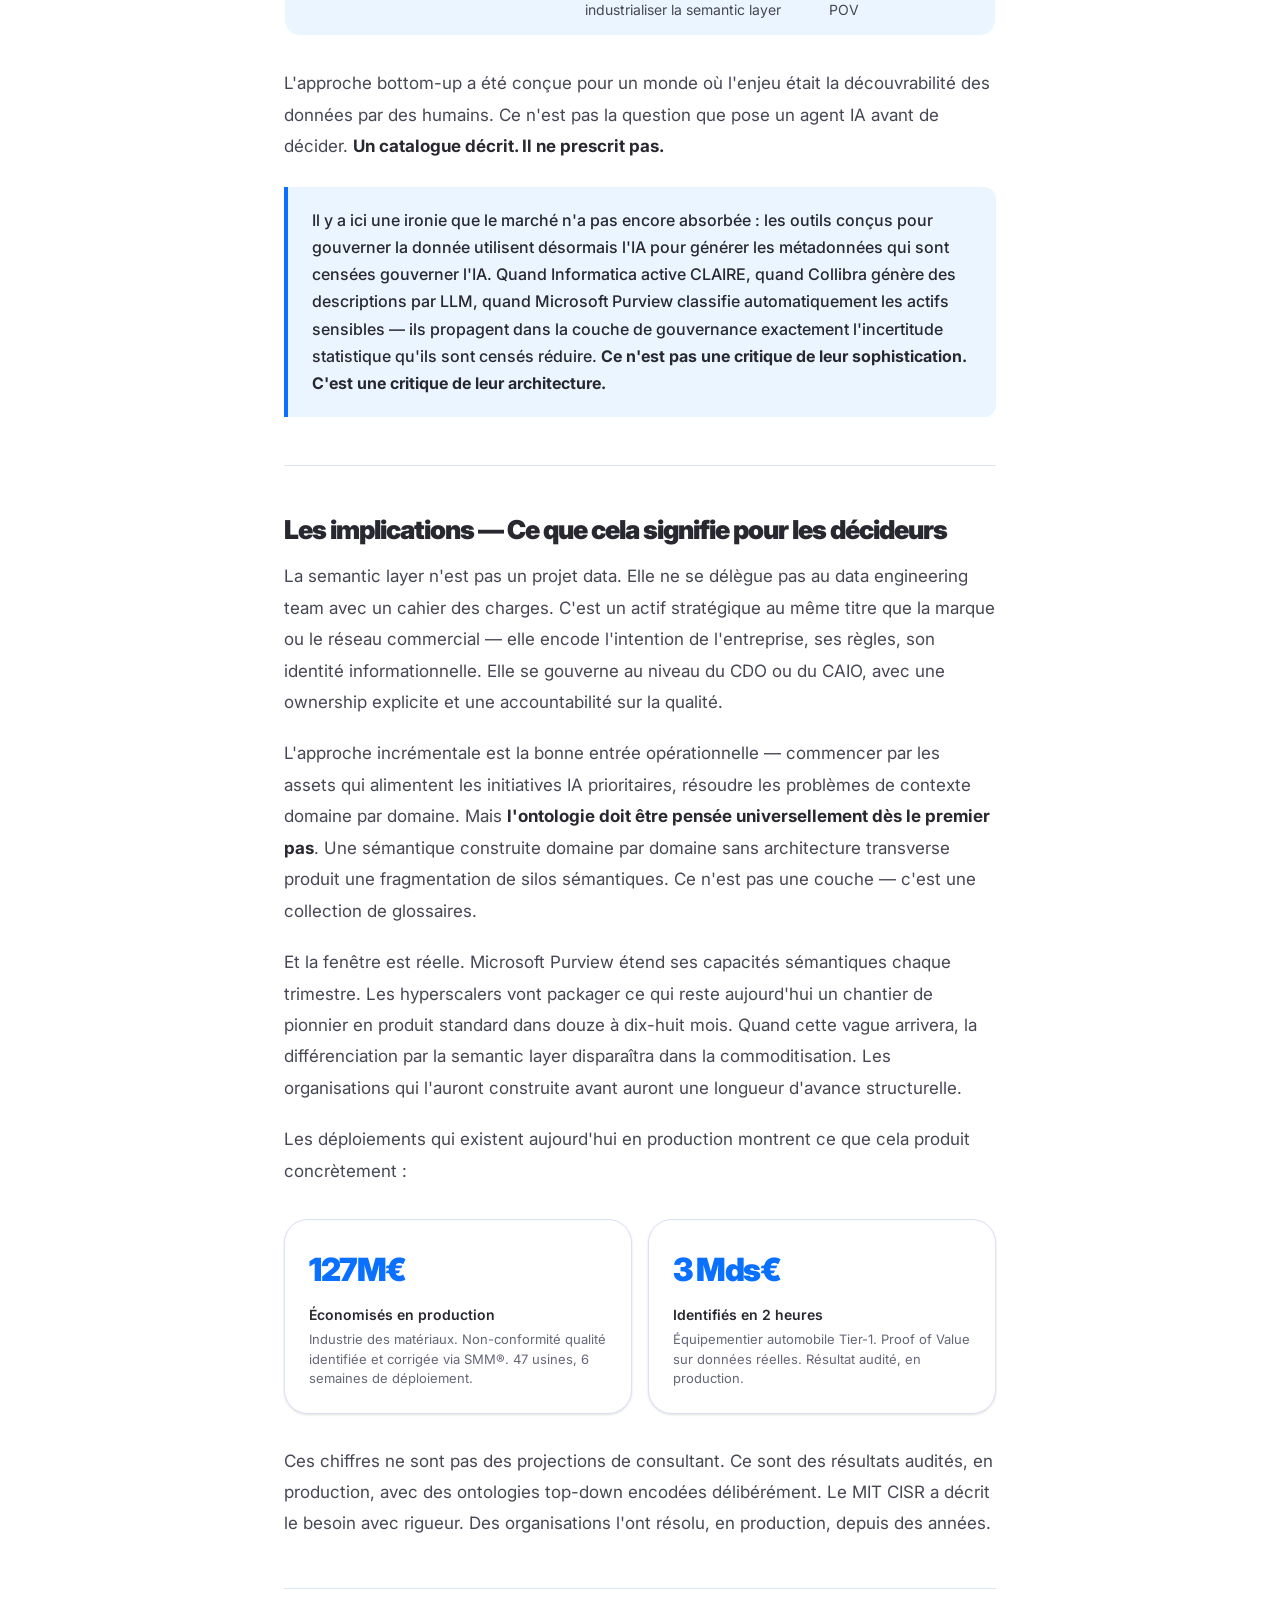
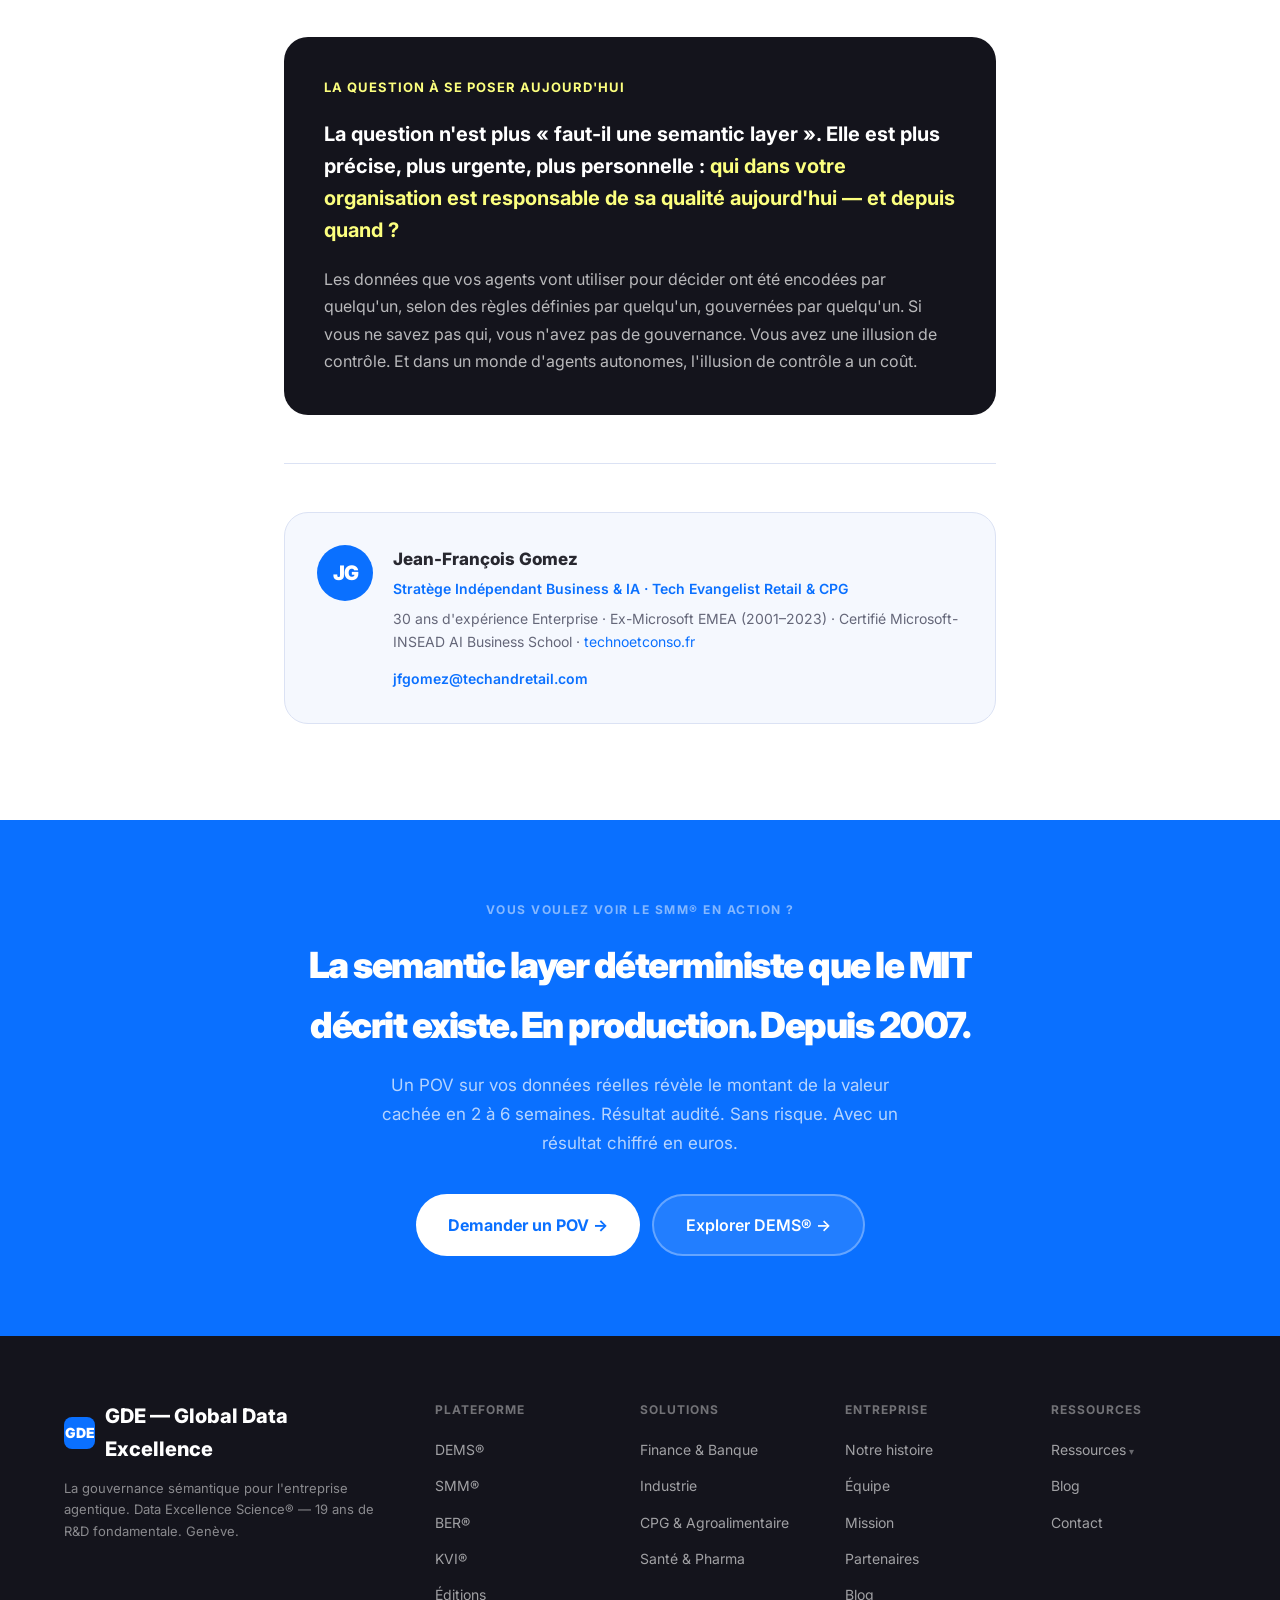
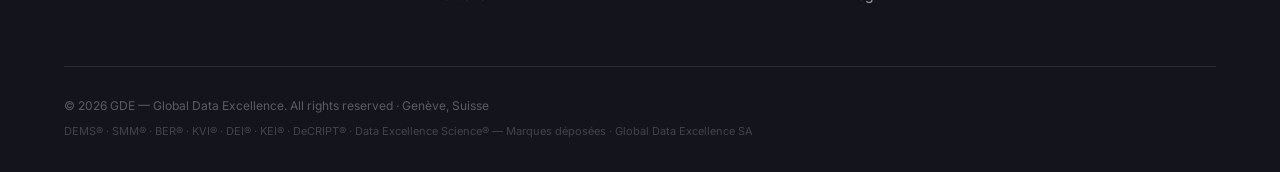
<file: brief.html>
<!DOCTYPE html>
<html lang="fr">
<head>
  <meta charset="UTF-8">
  <meta name="viewport" content="width=device-width, initial-scale=1.0">
  <title>Le MIT confirme ce que quelques-uns font depuis 19 ans — GDE Insights</title>
  <meta name="description" content="Executive brief : Semantic layer, IA agentique et gouvernance — ce que les entreprises doivent comprendre avant que leurs concurrents ne le fassent. Par Jean-François Gomez.">
  <style>
@import url('https://fonts.googleapis.com/css2?family=Inter:wght@400;500;600;700;800;900&display=swap');

:root {
  --c-blue50:  #ebf5ff;
  --c-blue100: #c7deff;
  --c-blue500: #579dff;
  --c-blue700: #0a70ff;
  --c-blue900: #0057d1;
  --c-heading:   #282830;
  --c-paragraph: #464754;
  --c-caption:   #656779;
  --c-white:     #ffffff;
  --c-cream:     #fffcf5;
  --c-grey50:    #f5f8fe;
  --c-grey100:   #ecf1fc;
  --c-grey200:   #dbe2f4;
  --c-grey300:   #c9d1e7;
  --c-indigo500: #5c59f3;
  --c-teal500:   #2aa79c;
  --c-yellow:    #fcff7e;
  --c-green:     #22c55e;
  --c-dark:      #14141c;
  --c-hero-bg:   #ede9e1;
  --r-sm:   8px; --r-md:   12px; --r-lg:   16px;
  --r-xl:   24px; --r-2xl:  32px; --r-pill: 100px;
  --shadow-sm: 0 1px 3px rgba(0,0,0,0.08), 0 1px 2px rgba(0,0,0,0.05);
  --shadow-md: 0 4px 16px rgba(0,0,0,0.08), 0 2px 4px rgba(0,0,0,0.04);
  --shadow-lg: 0 20px 60px rgba(0,0,0,0.10), 0 4px 16px rgba(0,0,0,0.06);
}

*, *::before, *::after { box-sizing: border-box; margin: 0; padding: 0; }
html { scroll-behavior: smooth; }
body { font-family: 'Inter', Helvetica, Arial, sans-serif; color: var(--c-paragraph); background: var(--c-white); line-height: 1.65; -webkit-font-smoothing: antialiased; }
a { text-decoration: none; color: inherit; }
img { max-width: 100%; display: block; }

.nav {
  position: sticky; top: 0; z-index: 100;
  height: 72px;
  background: rgba(255,255,255,0.96);
  backdrop-filter: blur(16px);
  -webkit-backdrop-filter: blur(16px);
  border-bottom: 1px solid var(--c-grey200);
  display: flex; align-items: center;
}
.nav-inner {
  max-width: 1200px; margin: 0 auto; padding: 0 24px;
  width: 100%;
  display: flex; align-items: center; justify-content: space-between; gap: 32px;
}
.nav-logo {
  display: flex; align-items: center;
  flex-shrink: 0; line-height: 0;
}
/* logo-mark replaced by SVG image */
.nav-links { display: flex; align-items: center; gap: 4px; list-style: none; flex: 1; justify-content: center; }
.nav-links a { padding: 8px 14px; border-radius: var(--r-pill); font-size: 14px; font-weight: 500; color: var(--c-paragraph); transition: all 0.15s ease; white-space: nowrap; }
.nav-links a:hover { background: var(--c-grey100); color: var(--c-heading); }
.nav-links a.active { background: var(--c-blue50); color: var(--c-blue700); font-weight: 600; }
/* ── Méga-menu Ressources ── */
.nav-dropdown { position: relative; }
.nav-dropdown > a::after { content: ' ▾'; font-size: 10px; opacity: 0.6; }
.nav-mega-menu {
  display: none;
  position: absolute; top: calc(100% + 12px); left: 50%;
  transform: translateX(-50%);
  background: #ffffff !important;
  border: 1px solid #e2e8f0;
  border-radius: 16px;
  box-shadow: 0 8px 32px rgba(0,0,0,0.12), 0 2px 8px rgba(0,0,0,0.06);
  width: 680px; padding: 24px; z-index: 500;
  grid-template-columns: 1fr 1fr 1fr; gap: 0;
}
.nav-mega-menu.open { display: grid; }
.mega-col { padding: 0 16px; }
.mega-col + .mega-col { border-left: 1px solid var(--c-grey200); }
.mega-col-title {
  font-size: 11px; font-weight: 800; text-transform: uppercase;
  letter-spacing: 1.2px; color: var(--c-blue700);
  padding: 0 0 10px; margin-bottom: 4px;
  border-bottom: 2px solid var(--c-blue100);
}
.mega-col a {
  display: flex; align-items: flex-start; gap: 8px;
  padding: 9px 8px; border-radius: var(--r-md);
  font-size: 13px; font-weight: 500; color: var(--c-paragraph);
  transition: all 0.15s ease; line-height: 1.35; text-decoration: none;
}
.mega-col a:hover { background: var(--c-blue50); color: var(--c-blue700); }
.mega-col a .mi { font-size: 15px; flex-shrink: 0; margin-top: 1px; }
.mega-col a .ml { display: flex; flex-direction: column; }
.mega-col a .ml strong { font-weight: 700; color: var(--c-heading); font-size: 13px; }
.mega-col a .ml span { font-size: 11px; color: var(--c-caption); margin-top: 1px; }
@media (max-width: 768px) { .nav-mega-menu { display: none !important; } }

.nav-cta { display: flex; align-items: center; gap: 12px; flex-shrink: 0; }
.btn { display: inline-flex; align-items: center; gap: 8px; padding: 12px 24px; border-radius: var(--r-pill); font-size: 15px; font-weight: 600; border: none; cursor: pointer; transition: all 0.15s ease; text-decoration: none; white-space: nowrap; }
.btn-primary { background: var(--c-blue700); color: white; }
.btn-primary:hover { background: var(--c-blue900); transform: translateY(-1px); box-shadow: 0 4px 20px rgba(10,112,255,0.35); }
.btn-secondary { background: var(--c-grey100); color: var(--c-heading); }
.btn-secondary:hover { background: var(--c-grey200); }
.btn-ghost { background: transparent; color: var(--c-blue700); }
.btn-ghost:hover { background: var(--c-blue50); }
.container { max-width: 1200px; margin: 0 auto; padding: 0 24px; }

/* Article layout */
.article-container { max-width: 760px; margin: 0 auto; padding: 0 24px; }

/* Article body typography */
.article-body h2 {
  font-size: 26px; font-weight: 900; color: var(--c-heading);
  letter-spacing: -1px; line-height: 1.2; margin: 48px 0 16px;
}
.article-body p {
  font-size: 17px; color: var(--c-paragraph); line-height: 1.85; margin-bottom: 20px;
}
.article-body strong { color: var(--c-heading); }

/* MIT Quote highlight */
.mit-quote {
  background: var(--c-dark);
  border-radius: var(--r-xl);
  padding: 32px 36px;
  margin: 32px 0;
  position: relative;
}
.mit-quote::before {
  content: '"';
  font-size: 80px;
  color: var(--c-yellow);
  line-height: 1;
  position: absolute;
  top: 16px;
  left: 28px;
  font-family: Georgia, serif;
}
.mit-quote p {
  font-size: 18px; font-style: italic; color: white; line-height: 1.7;
  padding-left: 24px; margin-bottom: 12px;
}
.mit-quote .source { font-size: 13px; font-weight: 700; color: var(--c-yellow); padding-left: 24px; }

/* Callout box */
.callout {
  border-left: 4px solid var(--c-blue700);
  padding: 20px 24px;
  background: var(--c-blue50);
  border-radius: 0 var(--r-md) var(--r-md) 0;
  margin: 24px 0;
}
.callout p { font-size: 16px; color: var(--c-heading); line-height: 1.7; font-weight: 500; margin-bottom: 0; }

/* Warning callout */
.callout-warn {
  border-left: 4px solid #f59e0b;
  padding: 20px 24px;
  background: #fffbeb;
  border-radius: 0 var(--r-md) var(--r-md) 0;
  margin: 24px 0;
}
.callout-warn p { font-size: 16px; color: var(--c-heading); line-height: 1.7; font-weight: 500; margin-bottom: 0; }

/* Stats bar */
.stat-bar {
  display: grid; grid-template-columns: repeat(3, 1fr); gap: 20px;
  margin: 32px 0; padding: 32px;
  background: var(--c-grey50); border-radius: var(--r-xl);
  border: 1px solid var(--c-grey200);
}
.stat-item { text-align: center; }
.stat-number { font-size: 40px; font-weight: 900; color: var(--c-blue700); letter-spacing: -2px; line-height: 1; }
.stat-label { font-size: 13px; color: var(--c-caption); margin-top: 6px; line-height: 1.4; }

/* Results highlight */
.results-box {
  display: grid; grid-template-columns: 1fr 1fr; gap: 16px;
  margin: 32px 0;
}
.result-card {
  background: white; border: 1px solid var(--c-grey200);
  border-radius: var(--r-xl); padding: 24px;
  box-shadow: var(--shadow-sm);
}
.result-number { font-size: 32px; font-weight: 900; color: var(--c-blue700); letter-spacing: -1.5px; margin-bottom: 6px; }
.result-label { font-size: 14px; font-weight: 600; color: var(--c-heading); margin-bottom: 4px; }
.result-context { font-size: 13px; color: var(--c-caption); line-height: 1.5; }

/* Comparison table */
.comparison {
  width: 100%; border-collapse: collapse; margin: 32px 0;
  border-radius: var(--r-lg); overflow: hidden;
  border: 1px solid var(--c-grey200);
}
.comparison th { background: var(--c-dark); color: white; padding: 14px 16px; font-size: 13px; font-weight: 700; text-align: left; }
.comparison th:first-child { width: 40%; }
.comparison td { padding: 14px 16px; font-size: 14px; border-bottom: 1px solid var(--c-grey200); vertical-align: top; color: var(--c-paragraph); }
.comparison tr:last-child td { border-bottom: none; }
.comparison tr:nth-child(even) td { background: var(--c-grey50); }
.comparison td:first-child { font-weight: 600; color: var(--c-heading); }
.comparison .check { color: var(--c-green); font-weight: 700; }
.comparison .cross { color: #ef4444; font-weight: 700; }
.comparison .highlight-row td { background: var(--c-blue50) !important; }
.comparison .highlight-row td:first-child { color: var(--c-blue700); }

/* Section divider */
.section-divider {
  height: 1px; background: var(--c-grey200); margin: 48px 0;
}

/* Footer */
.footer { background: var(--c-dark); padding: 64px 0 32px; }
.footer-grid { display: grid; grid-template-columns: 2fr 1fr 1fr 1fr 1fr; gap: 40px; padding-bottom: 48px; border-bottom: 1px solid rgba(255,255,255,0.1); }
.footer-brand { font-size: 20px; font-weight: 800; color: white; margin-bottom: 12px; }
.footer-tagline { font-size: 13px; color: rgba(255,255,255,0.5); line-height: 1.65; }
.footer-col-title { font-size: 12px; font-weight: 700; text-transform: uppercase; letter-spacing: 1px; color: rgba(255,255,255,0.4); margin-bottom: 16px; }
.footer-links { list-style: none; }
.footer-links li { margin-bottom: 10px; }
.footer-links a { font-size: 14px; color: rgba(255,255,255,0.6); transition: color 0.15s; }
.footer-links a:hover { color: white; }
.footer-bottom { padding-top: 28px; display: flex; justify-content: space-between; align-items: flex-start; gap: 16px; flex-wrap: wrap; }
.footer-copy { font-size: 12px; color: rgba(255,255,255,0.3); line-height: 1.8; }
.footer-ip { font-size: 11px; color: rgba(255,255,255,0.2); margin-top: 6px; }

@media (max-width: 768px) {
  .nav-links { display: none; }
  .stat-bar { grid-template-columns: 1fr; }
  .results-box { grid-template-columns: 1fr; }
  .footer-grid { grid-template-columns: 1fr 1fr; }
}
  </style>
</head>
<body>

<!-- Navigation -->
<nav class="nav">
  <div class="nav-inner">
    <a href="index.html" class="nav-logo">
      <img src="assets/logo-gde.svg" alt="GDE — Global Data Excellence" style="height:42px;width:auto;">
    </a>
    <ul class="nav-links">
      <li><a href="plateforme.html">Plateforme</a></li>
      <li><a href="solutions.html">Solutions</a></li>
      <li class="nav-dropdown" id="nav-ressources">
      <a href="ressources.html" onclick="toggleMega(event)">Ressources</a>
      <div class="nav-mega-menu">
        <div class="mega-col">
          <div class="mega-col-title">Témoignages</div>
          <a href="ressources.html#temoignage-auto">
            <span class="mi">🚗</span>
            <span class="ml"><strong>Automobile Tier-1</strong><span>3 Mds€ identifiés en 2h de POV</span></span>
          </a>
          <a href="ressources.html#temoignage-agro">
            <span class="mi">🌾</span>
            <span class="ml"><strong>Agro-alimentaire</strong><span>100% traçabilité supply chain — 8 sem.</span></span>
          </a>
          <a href="ressources.html#temoignage-industrie">
            <span class="mi">🏗️</span>
            <span class="ml"><strong>Industrie Matériaux</strong><span>127M€ économisés — 47 usines</span></span>
          </a>
        </div>
        <div class="mega-col">
          <div class="mega-col-title">Analystes</div>
          <a href="ressources.html#insight-mit">
            <span class="mi">🎓</span>
            <span class="ml"><strong>MIT CISR — Mai 2026</strong><span>Semantic Layer : la preuve empirique</span></span>
          </a>
          <a href="ressources.html#insight-gartner">
            <span class="mi">📊</span>
            <span class="ml"><strong>Gartner Research</strong><span>40% projets agentiques abandonnés d'ici 2027</span></span>
          </a>
          <a href="ressources.html#insight-reglementaire">
            <span class="mi">⚖️</span>
            <span class="ml"><strong>Paysage réglementaire</strong><span>RGPD · AI Act · DORA · NIS2 · CSRD</span></span>
          </a>
          <a href="ressources.html#insight-incidents">
            <span class="mi">🔴</span>
            <span class="ml"><strong>Incidents de référence</strong><span>Knight Capital, VW, TikTok, Meta…</span></span>
          </a>
        </div>
        <div class="mega-col">
          <div class="mega-col-title">Guides</div>
          <a href="ressources.html#guide-pov">
            <span class="mi">🔍</span>
            <span class="ml"><strong>Guide POV</strong><span>Cadrer votre Proof of Value en 4 semaines</span></span>
          </a>
          <a href="ressources.html#guide-ai-act">
            <span class="mi">📋</span>
            <span class="ml"><strong>Guide Conformité AI Act</strong><span>Ce qu'il faut avant 2027</span></span>
          </a>
          <a href="ressources.html#guide-deploiement">
            <span class="mi">☁️</span>
            <span class="ml"><strong>Guide Déploiement Souverain</strong><span>DEMS® dans votre cloud ou on-premise</span></span>
          </a>
          <a href="ressources.html#guide-kvi">
            <span class="mi">💶</span>
            <span class="ml"><strong>Guide KVI®</strong><span>Valoriser votre risque en euros</span></span>
          </a>
        </div>
      </div>
    </li>
      <li><a href="entreprise.html">Entreprise</a></li>
      <li><a href="mission.html">Mission</a></li>
    </ul>
    <div class="nav-cta">
      <a href="ressources.html" class="btn btn-ghost" style="font-size:14px;padding:10px 18px;">Résultats</a>
      <a href="mailto:contact@globaldataexcellence.com?subject=Demande de contact GDE" class="btn btn-primary" style="font-size:14px;padding:10px 20px;">Nous contacter →</a>
    </div>
  </div>
</nav>

<!-- Article hero -->
<section style="background:var(--c-dark);padding:80px 0 64px;">
  <div class="article-container">
    <div style="display:flex;align-items:center;gap:12px;margin-bottom:24px;flex-wrap:wrap;">
      <span style="display:inline-flex;align-items:center;gap:6px;background:rgba(252,255,126,0.15);border:1px solid rgba(252,255,126,0.3);border-radius:var(--r-pill);padding:5px 14px;font-size:12px;font-weight:700;color:var(--c-yellow);letter-spacing:0.5px;text-transform:uppercase;">Executive Brief</span>
      <span style="font-size:13px;color:rgba(255,255,255,0.35);">Juin 2026</span>
    </div>
    <h1 style="font-size:44px;font-weight:900;color:white;letter-spacing:-2px;line-height:1.05;margin-bottom:24px;">Le MIT confirme ce que quelques-uns font depuis 19 ans.<br><span style="color:var(--c-yellow);">Votre fenêtre se ferme.</span></h1>
    <p style="font-size:19px;color:rgba(255,255,255,0.65);line-height:1.7;margin-bottom:36px;">Semantic layer, IA agentique et gouvernance — ce que les entreprises doivent comprendre avant que leurs concurrents ne le fassent.</p>

    <!-- Author card -->
    <div style="display:flex;align-items:center;gap:16px;padding:20px 24px;background:rgba(255,255,255,0.06);border:1px solid rgba(255,255,255,0.1);border-radius:var(--r-xl);">
      <div style="width:48px;height:48px;border-radius:50%;background:var(--c-blue700);display:flex;align-items:center;justify-content:center;font-size:18px;font-weight:900;color:white;flex-shrink:0;letter-spacing:-1px;">JG</div>
      <div>
        <div style="font-size:15px;font-weight:700;color:white;">Jean-François Gomez</div>
        <div style="font-size:13px;color:rgba(255,255,255,0.5);line-height:1.5;">Stratège Indépendant Business & IA · Tech Evangelist Retail & CPG · Ex-Microsoft EMEA (2001–2023) · Certifié Microsoft-INSEAD AI Business School</div>
      </div>
    </div>
  </div>
</section>

<!-- MIT stats banner -->
<div style="background:var(--c-blue700);padding:40px 0;">
  <div class="article-container">
    <div style="text-align:center;margin-bottom:24px;">
      <span style="font-size:12px;font-weight:700;color:rgba(255,255,255,0.6);letter-spacing:1.5px;text-transform:uppercase;">MIT CISR — Mai 2026 · The Case for a Semantic Layer</span>
    </div>
    <div class="stat-bar" style="background:rgba(255,255,255,0.1);border-color:rgba(255,255,255,0.2);margin:0;">
      <div class="stat-item">
        <div class="stat-number" style="color:var(--c-yellow);">21%</div>
        <div class="stat-label" style="color:rgba(255,255,255,0.7);">seulement des organisations ont des pratiques de curation suffisamment développées</div>
      </div>
      <div class="stat-item">
        <div class="stat-number" style="color:var(--c-yellow);">3×</div>
        <div class="stat-label" style="color:rgba(255,255,255,0.7);">plus susceptibles de réaliser leurs initiatives data & IA</div>
      </div>
      <div class="stat-item">
        <div class="stat-number" style="color:var(--c-yellow);">2×</div>
        <div class="stat-label" style="color:rgba(255,255,255,0.7);">plus susceptibles d'en tirer un avantage compétitif significatif</div>
      </div>
    </div>
  </div>
</div>

<!-- Article body -->
<article style="padding:80px 0 96px;">
  <div class="article-container article-body">

    <h2>Le constat — Le MIT dit en 2026 ce que la pratique démontre depuis 2007</h2>
    <p>En mai 2026, le MIT Center for Information Systems Research publie un briefing intitulé <em>« The Case for a Semantic Layer »</em>. Le titre ressemble à une démonstration. C'est en réalité un aveu.</p>
    <p>Vingt et un pour cent seulement des organisations interrogées déclarent des pratiques de curation des données suffisamment développées. Pourtant, celles qui les ont adoptées sont plus de trois fois plus susceptibles de réaliser effectivement leurs initiatives data et IA — et deux fois plus susceptibles d'en tirer un avantage compétitif significatif. Ce ne sont pas des projections. Ce sont des chiffres sur ce qui existe déjà, sur ce que font, en silence, les organisations qui ont compris avant les autres.</p>

    <div class="mit-quote">
      <p>Sans contexte, les outils GenAI ne peuvent pas générer de réponses fiables et pertinentes. Ils sont davantage sujets aux erreurs d'interprétation et aux hallucinations.</p>
      <div class="source">— MIT CISR, mai 2026 · The Case for a Semantic Layer</div>
    </div>

    <p>La définition que propose le MIT est précise : un système de technologies et de techniques qui organise et maintient une représentation cohérente et unifiée des données provenant de sources variées, interprétable par les humains et les machines. Ce n'est pas une vision du futur. C'est la description d'une infrastructure qui existe déjà chez certaines organisations — et qui manque à la plupart.</p>
    <p>Les données décontextualisées de leur application d'origine perdent leur sens métier, leurs relations, leurs règles. L'IA générative et les agents autonomes qui les consomment produisent alors des réponses vraisemblables mais non fiables. <strong>La semantic layer n'est pas un outil de plus dans la pile data. C'est la condition de fiabilité de toute initiative IA.</strong></p>

    <div class="section-divider"></div>

    <h2>Le diagnostic — Pourquoi les entreprises ont raté la fenêtre</h2>
    <p>Trois raisons ont prévalu pendant une décennie pour ne pas construire cette couche. Les trois sont désormais caduques.</p>
    <p>La première était la complexité perçue. Construire des ontologies, encoder des règles métier en langage naturel, maintenir un référentiel sémantique vivant : cela paraissait réservé aux organisations dont la donnée est le métier — les <em>information businesses</em>, les plateformes numériques, les acteurs de la santé ou de la finance réglementée. Pour les autres, le catalogue suffisait.</p>
    <p>La deuxième raison était l'absence de pression externe suffisante. La conformité se gérait par des processus humains, des comités de gouvernance, des revues périodiques. La donnée imparfaite ne tuait pas l'entreprise — elle ralentissait les décisions, générait du réajustement, coûtait en qualité invisible.</p>
    <p>La troisième raison était technologique : la donnée non structurée échappait à toute gouvernance automatisable. Comprendre la qualité d'un document, d'un email, d'une note de réunion — c'était, jusqu'à récemment, une tâche humaine intensive et non scalable.</p>

    <div class="callout">
      <p>Ces trois raisons ont disparu ensemble. L'AI Act impose la traçabilité des décisions algorithmiques à haut risque — et cette obligation ne se gère pas par des processus humains à l'échelle de milliers de décisions quotidiennes d'agents autonomes. <strong>Ce n'était pas une priorité. Ça l'est maintenant — avec une urgence réglementaire, une urgence compétitive, et une urgence opérationnelle simultanées.</strong></p>
    </div>

    <div class="section-divider"></div>

    <h2>La tension non résolue — Le troisième conseil du MIT mérite d'être questionné</h2>
    <p>Le briefing du MIT CISR a raison sur le diagnostic, et sur deux de ses trois recommandations : construire incrémentalement à partir des assets prioritaires, et gouverner la semantic layer elle-même comme un actif à part entière. Le troisième conseil mérite d'être questionné.</p>
    <p><em>« Utiliser l'IA pour générer les métadonnées qui décrivent et explicitent le contexte des actifs de données. »</em> C'est là que la logique se retourne contre elle-même. Utiliser des modèles génératifs pour produire les métadonnées qui gouverneront d'autres modèles génératifs, c'est propager l'incertitude dans la couche qui est censée l'éliminer.</p>

    <div class="callout-warn">
      <p>Un modèle statistique produit des inférences vraisemblables — pas des vérités. Il peut identifier un pattern, suggérer une classification, proposer une description. Il ne peut pas garantir que cette description est <strong>conforme aux règles métier de l'entreprise, auditable par un régulateur, défendable devant un tribunal</strong>.<br><br><strong>La semantic layer n'est pas une couche de probabilités. C'est une couche de vérité.</strong> Dans un monde d'agents autonomes sous AI Act, le déterminisme n'est pas une contrainte technique — c'est une exigence légale.</p>
    </div>

    <p>L'AI Act n'est pas un texte sur la vraisemblance. C'est un texte sur la responsabilité. Il exige que chaque décision algorithmique à haut risque soit traçable, documentable, contestable. Une metadata générée par inférence statistique n'est pas auditable. Elle est probable.</p>

    <div class="section-divider"></div>

    <h2>La sémantique par le bas — Pourquoi le marché s'est trompé de direction</h2>
    <p>Il existe une manière d'aborder la sémantique qui a dominé le marché depuis quinze ans. Elle part des données, remonte vers le sens, accumule les catalogues, les tags, les lignages techniques, les glossaires métier fragmentés — et espère qu'à force d'enrichissement, quelque chose qui ressemble à une gouvernance finira par émerger. Collibra, Informatica, Alation, IBM Knowledge Catalog, Microsoft Purview : des outils sérieux, des entreprises solides, des déploiements massifs. Et pourtant, une impasse structurelle.</p>
    <p>Ce n'est pas un problème de qualité d'exécution. C'est <strong>un problème de direction</strong>.</p>

    <table class="comparison">
      <thead>
        <tr>
          <th>Critère</th>
          <th>Approche bottom-up (marché actuel)</th>
          <th style="color:var(--c-yellow);">Approche top-down SMM®</th>
        </tr>
      </thead>
      <tbody>
        <tr>
          <td>Question centrale</td>
          <td>Où sont mes données ? Que contiennent-elles ?</td>
          <td>Quelle règle s'applique à cette donnée dans ce contexte ?</td>
        </tr>
        <tr>
          <td>Résultat</td>
          <td>Catalogue. Description. Découvrabilité.</td>
          <td>Prescription. Décision. Traçabilité.</td>
        </tr>
        <tr>
          <td>Compatibilité agents IA</td>
          <td class="cross">✗ Descriptif, non prescriptif</td>
          <td class="check">✓ API REST — réponse déterministe</td>
        </tr>
        <tr>
          <td>Auditabilité AI Act</td>
          <td class="cross">✗ Métadonnées probabilistes</td>
          <td class="check">✓ confidence: 1.0 — traçable</td>
        </tr>
        <tr>
          <td>Temps de déploiement</td>
          <td>Trimestres à années</td>
          <td>POV en 2–6 semaines</td>
        </tr>
        <tr class="highlight-row">
          <td>Exemple concret</td>
          <td>Collibra est sponsor du MIT CISR au moment où le rapport montre 79% d'échec à industrialiser la semantic layer</td>
          <td>127M€ économisés en production · 3 Mds€ identifiés en 2h de POV</td>
        </tr>
      </tbody>
    </table>

    <p>L'approche bottom-up a été conçue pour un monde où l'enjeu était la découvrabilité des données par des humains. Ce n'est pas la question que pose un agent IA avant de décider. <strong>Un catalogue décrit. Il ne prescrit pas.</strong></p>

    <div class="callout">
      <p>Il y a ici une ironie que le marché n'a pas encore absorbée : les outils conçus pour gouverner la donnée utilisent désormais l'IA pour générer les métadonnées qui sont censées gouverner l'IA. Quand Informatica active CLAIRE, quand Collibra génère des descriptions par LLM, quand Microsoft Purview classifie automatiquement les actifs sensibles — ils propagent dans la couche de gouvernance exactement l'incertitude statistique qu'ils sont censés réduire. <strong>Ce n'est pas une critique de leur sophistication. C'est une critique de leur architecture.</strong></p>
    </div>

    <div class="section-divider"></div>

    <h2>Les implications — Ce que cela signifie pour les décideurs</h2>
    <p>La semantic layer n'est pas un projet data. Elle ne se délègue pas au data engineering team avec un cahier des charges. C'est un actif stratégique au même titre que la marque ou le réseau commercial — elle encode l'intention de l'entreprise, ses règles, son identité informationnelle. Elle se gouverne au niveau du CDO ou du CAIO, avec une ownership explicite et une accountabilité sur la qualité.</p>
    <p>L'approche incrémentale est la bonne entrée opérationnelle — commencer par les assets qui alimentent les initiatives IA prioritaires, résoudre les problèmes de contexte domaine par domaine. Mais <strong>l'ontologie doit être pensée universellement dès le premier pas</strong>. Une sémantique construite domaine par domaine sans architecture transverse produit une fragmentation de silos sémantiques. Ce n'est pas une couche — c'est une collection de glossaires.</p>

    <p>Et la fenêtre est réelle. Microsoft Purview étend ses capacités sémantiques chaque trimestre. Les hyperscalers vont packager ce qui reste aujourd'hui un chantier de pionnier en produit standard dans douze à dix-huit mois. Quand cette vague arrivera, la différenciation par la semantic layer disparaîtra dans la commoditisation. Les organisations qui l'auront construite avant auront une longueur d'avance structurelle.</p>

    <!-- Results -->
    <p>Les déploiements qui existent aujourd'hui en production montrent ce que cela produit concrètement :</p>
    <div class="results-box">
      <div class="result-card">
        <div class="result-number">127M€</div>
        <div class="result-label">Économisés en production</div>
        <div class="result-context">Industrie des matériaux. Non-conformité qualité identifiée et corrigée via SMM®. 47 usines, 6 semaines de déploiement.</div>
      </div>
      <div class="result-card">
        <div class="result-number">3 Mds€</div>
        <div class="result-label">Identifiés en 2 heures</div>
        <div class="result-context">Équipementier automobile Tier-1. Proof of Value sur données réelles. Résultat audité, en production.</div>
      </div>
    </div>

    <p style="margin-top:32px;">Ces chiffres ne sont pas des projections de consultant. Ce sont des résultats audités, en production, avec des ontologies top-down encodées délibérément. Le MIT CISR a décrit le besoin avec rigueur. Des organisations l'ont résolu, en production, depuis des années.</p>

    <div class="section-divider"></div>

    <div style="background:var(--c-dark);border-radius:var(--r-xl);padding:40px;">
      <div style="font-size:13px;font-weight:700;color:var(--c-yellow);letter-spacing:1px;text-transform:uppercase;margin-bottom:20px;">La question à se poser aujourd'hui</div>
      <p style="font-size:20px;color:white;font-weight:700;line-height:1.6;margin-bottom:20px;">La question n'est plus « faut-il une semantic layer ». Elle est plus précise, plus urgente, plus personnelle : <em style="font-style:normal;color:var(--c-yellow);">qui dans votre organisation est responsable de sa qualité aujourd'hui — et depuis quand ?</em></p>
      <p style="font-size:16px;color:rgba(255,255,255,0.7);line-height:1.7;margin-bottom:0;">Les données que vos agents vont utiliser pour décider ont été encodées par quelqu'un, selon des règles définies par quelqu'un, gouvernées par quelqu'un. Si vous ne savez pas qui, vous n'avez pas de gouvernance. Vous avez une illusion de contrôle. Et dans un monde d'agents autonomes, l'illusion de contrôle a un coût.</p>
    </div>

    <div class="section-divider"></div>

    <!-- Author signature -->
    <div style="display:flex;gap:20px;align-items:flex-start;padding:32px;background:var(--c-grey50);border-radius:var(--r-xl);border:1px solid var(--c-grey200);">
      <div style="width:56px;height:56px;border-radius:50%;background:var(--c-blue700);display:flex;align-items:center;justify-content:center;font-size:20px;font-weight:900;color:white;flex-shrink:0;letter-spacing:-1px;">JG</div>
      <div>
        <div style="font-size:17px;font-weight:800;color:var(--c-heading);margin-bottom:4px;">Jean-François Gomez</div>
        <div style="font-size:14px;font-weight:600;color:var(--c-blue700);margin-bottom:8px;">Stratège Indépendant Business & IA · Tech Evangelist Retail & CPG</div>
        <div style="font-size:14px;color:var(--c-caption);line-height:1.6;margin-bottom:12px;">30 ans d'expérience Enterprise · Ex-Microsoft EMEA (2001–2023) · Certifié Microsoft-INSEAD AI Business School · <a href="https://technoetconso.fr" style="color:var(--c-blue700);">technoetconso.fr</a></div>
        <a href="mailto:jfgomez@techandretail.com" style="font-size:14px;color:var(--c-blue700);font-weight:600;">jfgomez@techandretail.com</a>
      </div>
    </div>

  </div>
</article>

<!-- CTA GDE -->
<section style="background:var(--c-blue700);padding:80px 0;text-align:center;">
  <div class="article-container">
    <div style="font-size:12px;font-weight:700;color:rgba(255,255,255,0.5);letter-spacing:1.5px;text-transform:uppercase;margin-bottom:16px;">Vous voulez voir le SMM® en action ?</div>
    <h2 style="font-size:36px;font-weight:900;color:white;letter-spacing:-1.5px;margin-bottom:16px;">La semantic layer déterministe que le MIT décrit existe. En production. Depuis 2007.</h2>
    <p style="font-size:17px;color:rgba(255,255,255,0.7);line-height:1.7;max-width:560px;margin:0 auto 36px;">Un POV sur vos données réelles révèle le montant de la valeur cachée en 2 à 6 semaines. Résultat audité. Sans risque. Avec un résultat chiffré en euros.</p>
    <div style="display:flex;gap:12px;justify-content:center;flex-wrap:wrap;">
      <a href="mailto:contact@globaldataexcellence.com?subject=Demande de POV GDE — via brief MIT" style="display:inline-flex;align-items:center;gap:8px;background:white;color:var(--c-blue700);padding:16px 32px;border-radius:var(--r-pill);font-size:16px;font-weight:700;">Demander un POV →</a>
      <a href="plateforme.html" style="display:inline-flex;align-items:center;gap:8px;background:rgba(255,255,255,0.1);color:white;padding:16px 32px;border-radius:var(--r-pill);font-size:16px;font-weight:600;border:2px solid rgba(255,255,255,0.3);">Explorer DEMS® →</a>
    </div>
  </div>
</section>

<!-- Footer -->
<footer class="footer">
  <div class="container">
    <div class="footer-grid">
      <div>
        <div style="display:flex;align-items:center;gap:10px;margin-bottom:12px;">
          <div style="width:32px;height:32px;border-radius:8px;background:var(--c-blue700);display:flex;align-items:center;justify-content:center;color:white;font-weight:900;font-size:14px;">GDE</div>
          <div class="footer-brand" style="margin-bottom:0;">GDE — Global Data Excellence</div>
        </div>
        <p class="footer-tagline">La gouvernance sémantique pour l'entreprise agentique. Data Excellence Science® — 19 ans de R&D fondamentale. Genève.</p>
      </div>
      <div>
        <div class="footer-col-title">Plateforme</div>
        <ul class="footer-links">
          <li><a href="plateforme.html">DEMS®</a></li>
          <li><a href="plateforme.html#smm">SMM®</a></li>
          <li><a href="plateforme.html#ber">BER®</a></li>
          <li><a href="plateforme.html#kvi">KVI®</a></li>
          <li><a href="plateforme.html#editions">Éditions</a></li>
        </ul>
      </div>
      <div>
        <div class="footer-col-title">Solutions</div>
        <ul class="footer-links">
          <li><a href="solutions.html">Finance & Banque</a></li>
          <li><a href="solutions.html">Industrie</a></li>
          <li><a href="solutions.html">CPG & Agroalimentaire</a></li>
          <li><a href="solutions.html">Santé & Pharma</a></li>
        </ul>
      </div>
      <div>
        <div class="footer-col-title">Entreprise</div>
        <ul class="footer-links">
          <li><a href="entreprise.html">Notre histoire</a></li>
          <li><a href="entreprise.html">Équipe</a></li>
          <li><a href="mission.html">Mission</a></li>
          <li><a href="gotomarket.html">Partenaires</a></li>
      <li><a href="blog.html" class="active">Blog</a></li>
        </ul>
      </div>
      <div>
        <div class="footer-col-title">Ressources</div>
        <ul class="footer-links">
          <li class="nav-dropdown" id="nav-ressources">
      <a href="ressources.html" onclick="toggleMega(event)">Ressources</a>
      <div class="nav-mega-menu">
        <div class="mega-col">
          <div class="mega-col-title">Témoignages</div>
          <a href="ressources.html#temoignage-auto">
            <span class="mi">🚗</span>
            <span class="ml"><strong>Automobile Tier-1</strong><span>3 Mds€ identifiés en 2h de POV</span></span>
          </a>
          <a href="ressources.html#temoignage-agro">
            <span class="mi">🌾</span>
            <span class="ml"><strong>Agro-alimentaire</strong><span>100% traçabilité supply chain — 8 sem.</span></span>
          </a>
          <a href="ressources.html#temoignage-industrie">
            <span class="mi">🏗️</span>
            <span class="ml"><strong>Industrie Matériaux</strong><span>127M€ économisés — 47 usines</span></span>
          </a>
        </div>
        <div class="mega-col">
          <div class="mega-col-title">Analystes</div>
          <a href="ressources.html#insight-mit">
            <span class="mi">🎓</span>
            <span class="ml"><strong>MIT CISR — Mai 2026</strong><span>Semantic Layer : la preuve empirique</span></span>
          </a>
          <a href="ressources.html#insight-gartner">
            <span class="mi">📊</span>
            <span class="ml"><strong>Gartner Research</strong><span>40% projets agentiques abandonnés d'ici 2027</span></span>
          </a>
          <a href="ressources.html#insight-reglementaire">
            <span class="mi">⚖️</span>
            <span class="ml"><strong>Paysage réglementaire</strong><span>RGPD · AI Act · DORA · NIS2 · CSRD</span></span>
          </a>
          <a href="ressources.html#insight-incidents">
            <span class="mi">🔴</span>
            <span class="ml"><strong>Incidents de référence</strong><span>Knight Capital, VW, TikTok, Meta…</span></span>
          </a>
        </div>
        <div class="mega-col">
          <div class="mega-col-title">Guides</div>
          <a href="ressources.html#guide-pov">
            <span class="mi">🔍</span>
            <span class="ml"><strong>Guide POV</strong><span>Cadrer votre Proof of Value en 4 semaines</span></span>
          </a>
          <a href="ressources.html#guide-ai-act">
            <span class="mi">📋</span>
            <span class="ml"><strong>Guide Conformité AI Act</strong><span>Ce qu'il faut avant 2027</span></span>
          </a>
          <a href="ressources.html#guide-deploiement">
            <span class="mi">☁️</span>
            <span class="ml"><strong>Guide Déploiement Souverain</strong><span>DEMS® dans votre cloud ou on-premise</span></span>
          </a>
          <a href="ressources.html#guide-kvi">
            <span class="mi">💶</span>
            <span class="ml"><strong>Guide KVI®</strong><span>Valoriser votre risque en euros</span></span>
          </a>
        </div>
      </div>
    </li>
          <li><a href="blog.html">Blog</a></li>
          <li><a href="mailto:contact@globaldataexcellence.com">Contact</a></li>
        </ul>
      </div>
    </div>
    <div class="footer-bottom">
      <div>
        <div class="footer-copy">© 2026 GDE — Global Data Excellence. All rights reserved · Genève, Suisse</div>
        <div class="footer-ip">DEMS® · SMM® · BER® · KVI® · DEI® · KEI® · DeCRIPT® · Data Excellence Science® — Marques déposées · Global Data Excellence SA</div>
      </div>
    </div>
  </div>
</footer>

</body>
</html>

<script src="assets/cookies.js"></script>
</file>
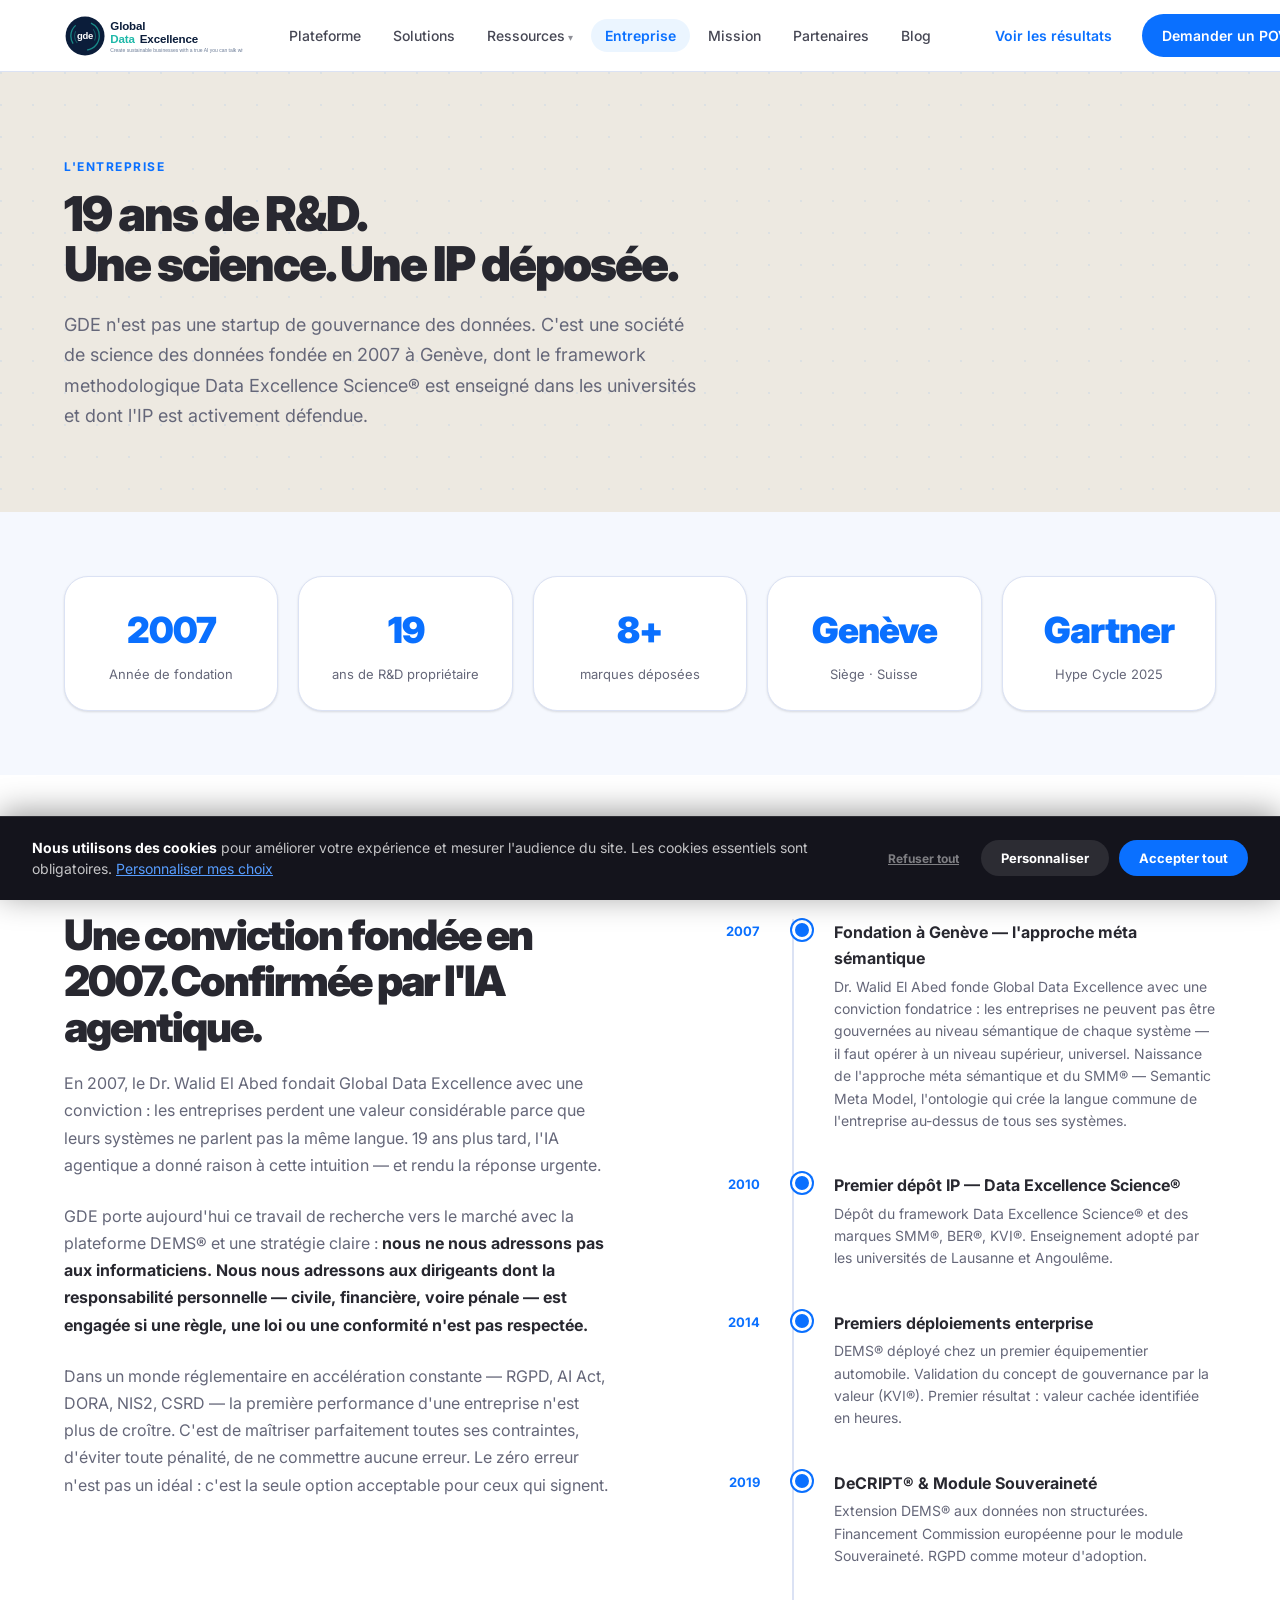
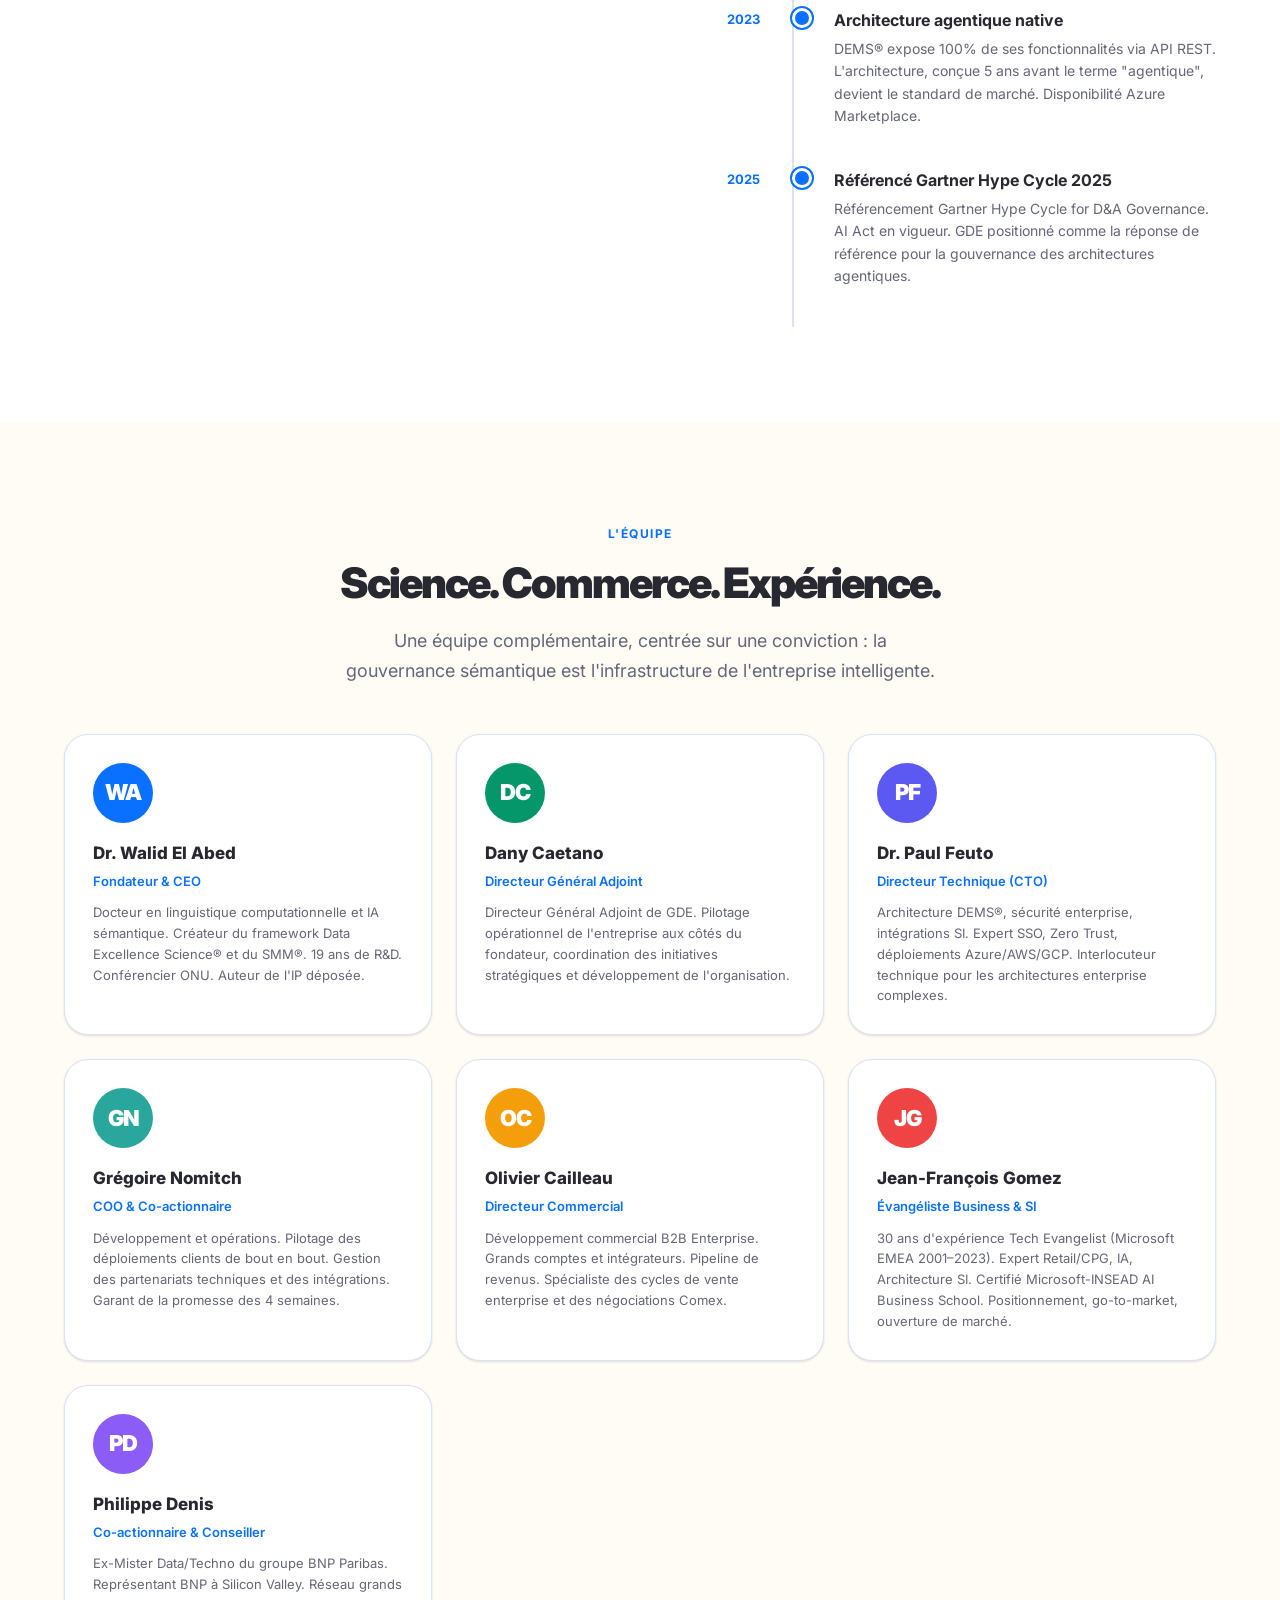
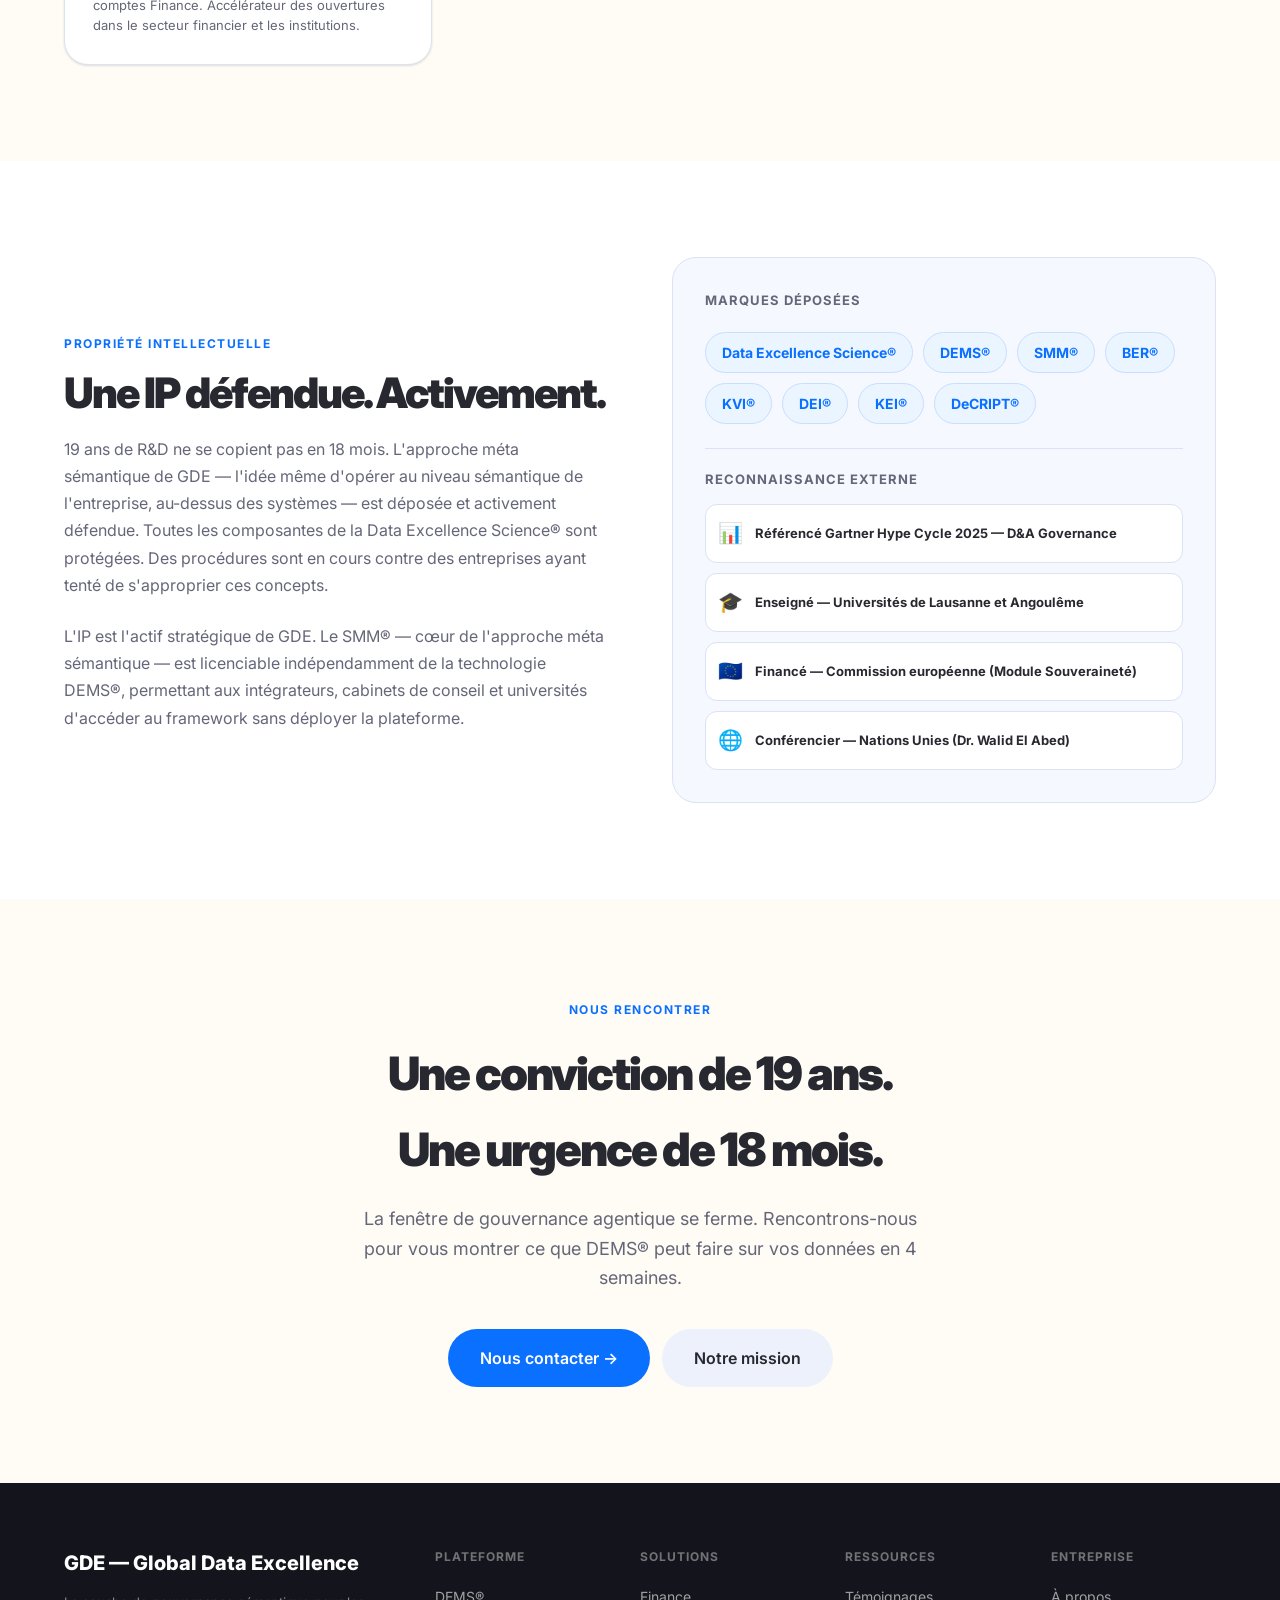
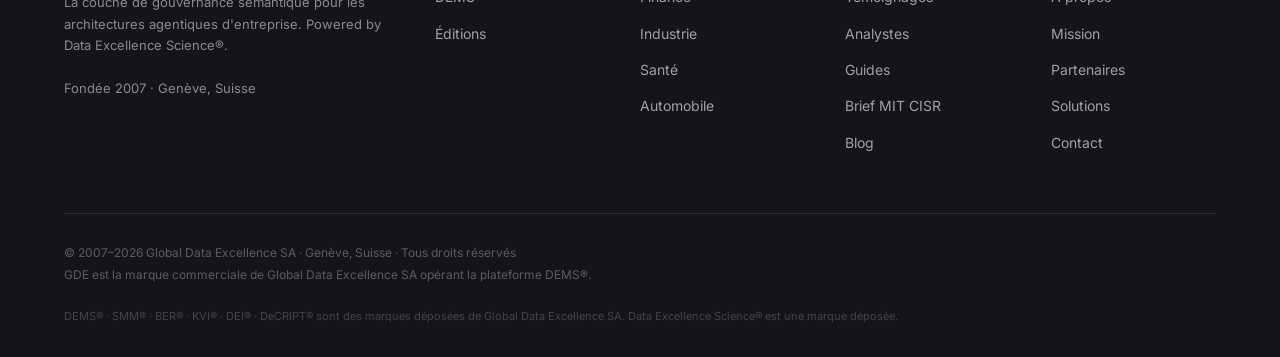
<file: entreprise.html>
<!DOCTYPE html>
<html lang="fr">
<head>
  <meta charset="UTF-8">
  <meta name="viewport" content="width=device-width, initial-scale=1.0">
  <title>Entreprise — GDE</title>
  <meta name="description" content="GDE — fondée en 2007 à Genève. 19 ans de R&D en gouvernance sémantique. IP déposée. Équipe internationale. Référencé Gartner 2025.">
  <style>
/* ============================================================
   SEMANDATA — Design System (inspiré Alan.fr)
   ============================================================ */

@import url('https://fonts.googleapis.com/css2?family=Inter:wght@400;500;600;700;800;900&display=swap');

:root {
  /* Couleurs primaires */
  --c-blue50:  #ebf5ff;
  --c-blue100: #c7deff;
  --c-blue500: #579dff;
  --c-blue700: #0a70ff;
  --c-blue900: #0057d1;

  /* Neutres */
  --c-heading:   #282830;
  --c-paragraph: #464754;
  --c-caption:   #656779;
  --c-white:     #ffffff;
  --c-cream:     #fffcf5;
  --c-grey50:    #f5f8fe;
  --c-grey100:   #ecf1fc;
  --c-grey200:   #dbe2f4;
  --c-grey300:   #c9d1e7;

  /* Accents */
  --c-indigo500: #5c59f3;
  --c-teal500:   #2aa79c;
  --c-yellow:    #fcff7e;
  --c-green:     #22c55e;
  --c-dark:      #14141c;
  --c-hero-bg:   #ede9e1;

  /* Border radius */
  --r-sm:   8px;
  --r-md:   12px;
  --r-lg:   16px;
  --r-xl:   24px;
  --r-2xl:  32px;
  --r-pill: 100px;

  /* Ombres */
  --shadow-sm: 0 1px 3px rgba(0,0,0,0.08), 0 1px 2px rgba(0,0,0,0.05);
  --shadow-md: 0 4px 16px rgba(0,0,0,0.08), 0 2px 4px rgba(0,0,0,0.04);
  --shadow-lg: 0 20px 60px rgba(0,0,0,0.10), 0 4px 16px rgba(0,0,0,0.06);
}

/* ── Reset ── */
*, *::before, *::after { box-sizing: border-box; margin: 0; padding: 0; }
html { scroll-behavior: smooth; }
body {
  font-family: 'Inter', Helvetica, Arial, sans-serif;
  color: var(--c-paragraph);
  background: var(--c-white);
  line-height: 1.65;
  -webkit-font-smoothing: antialiased;
}
a { text-decoration: none; color: inherit; }
img { max-width: 100%; display: block; }

/* ── Navigation ── */
.nav {
  position: sticky; top: 0; z-index: 100;
  height: 72px;
  background: rgba(255,255,255,0.96);
  backdrop-filter: blur(16px);
  -webkit-backdrop-filter: blur(16px);
  border-bottom: 1px solid var(--c-grey200);
  display: flex; align-items: center;
}
.nav-inner {
  max-width: 1200px; margin: 0 auto; padding: 0 24px;
  width: 100%;
  display: flex; align-items: center; justify-content: space-between; gap: 32px;
}
.nav-logo {
  display: flex; align-items: center;
  flex-shrink: 0; line-height: 0;
}
/* logo-mark replaced by SVG image */
.nav-links {
  display: flex; align-items: center; gap: 4px;
  list-style: none; flex: 1; justify-content: center;
}
.nav-links a {
  padding: 8px 14px; border-radius: var(--r-pill);
  font-size: 14px; font-weight: 500; color: var(--c-paragraph);
  transition: all 0.15s ease;
  white-space: nowrap;
}
.nav-links a:hover { background: var(--c-grey100); color: var(--c-heading); }
.nav-links a.active { background: var(--c-blue50); color: var(--c-blue700); font-weight: 600; }
/* ── Méga-menu Ressources ── */
.nav-dropdown { position: relative; }
.nav-dropdown > a::after { content: ' ▾'; font-size: 10px; opacity: 0.6; }
.nav-mega-menu {
  display: none;
  position: absolute; top: calc(100% + 12px); left: 50%;
  transform: translateX(-50%);
  background: #ffffff !important;
  border: 1px solid #e2e8f0;
  border-radius: 16px;
  box-shadow: 0 8px 32px rgba(0,0,0,0.12), 0 2px 8px rgba(0,0,0,0.06);
  width: 680px; padding: 24px; z-index: 500;
  grid-template-columns: 1fr 1fr 1fr; gap: 0;
}
.nav-mega-menu.open { display: grid; }
.mega-col { padding: 0 16px; }
.mega-col + .mega-col { border-left: 1px solid var(--c-grey200); }
.mega-col-title {
  font-size: 11px; font-weight: 800; text-transform: uppercase;
  letter-spacing: 1.2px; color: var(--c-blue700);
  padding: 0 0 10px; margin-bottom: 4px;
  border-bottom: 2px solid var(--c-blue100);
}
.mega-col a {
  display: flex; align-items: flex-start; gap: 8px;
  padding: 9px 8px; border-radius: var(--r-md);
  font-size: 13px; font-weight: 500; color: var(--c-paragraph);
  transition: all 0.15s ease; line-height: 1.35; text-decoration: none;
}
.mega-col a:hover { background: var(--c-blue50); color: var(--c-blue700); }
.mega-col a .mi { font-size: 15px; flex-shrink: 0; margin-top: 1px; }
.mega-col a .ml { display: flex; flex-direction: column; }
.mega-col a .ml strong { font-weight: 700; color: var(--c-heading); font-size: 13px; }
.mega-col a .ml span { font-size: 11px; color: var(--c-caption); margin-top: 1px; }
@media (max-width: 768px) { .nav-mega-menu { display: none !important; } }

.nav-cta { display: flex; align-items: center; gap: 12px; flex-shrink: 0; }

/* ── Boutons ── */
.btn {
  display: inline-flex; align-items: center; gap: 8px;
  padding: 12px 24px; border-radius: var(--r-pill);
  font-size: 15px; font-weight: 600; border: none; cursor: pointer;
  transition: all 0.15s ease; text-decoration: none; white-space: nowrap;
}
.btn-primary {
  background: var(--c-blue700); color: white;
}
.btn-primary:hover {
  background: var(--c-blue900);
  transform: translateY(-1px);
  box-shadow: 0 4px 20px rgba(10,112,255,0.35);
}
.btn-secondary {
  background: var(--c-grey100); color: var(--c-heading);
}
.btn-secondary:hover { background: var(--c-grey200); }
.btn-ghost { background: transparent; color: var(--c-blue700); }
.btn-ghost:hover { background: var(--c-blue50); }
.btn-lg { padding: 16px 32px; font-size: 16px; }
.btn-white { background: white; color: var(--c-blue700); }
.btn-white:hover { background: var(--c-blue50); transform: translateY(-1px); box-shadow: 0 4px 20px rgba(0,0,0,0.15); }
.btn-outline-white {
  background: transparent; color: white;
  border: 2px solid rgba(255,255,255,0.4);
}
.btn-outline-white:hover { background: rgba(255,255,255,0.1); border-color: white; }

/* ── Layout ── */
.container { max-width: 1200px; margin: 0 auto; padding: 0 24px; }
.section { padding: 96px 0; }
.section-sm { padding: 64px 0; }
.section-label {
  display: inline-block;
  font-size: 12px; font-weight: 700; letter-spacing: 1.5px;
  text-transform: uppercase; color: var(--c-blue700);
  margin-bottom: 16px;
}
.section-label-light { color: var(--c-blue500); }
.section-title {
  font-size: 42px; font-weight: 900; letter-spacing: -2px;
  color: var(--c-heading); line-height: 1.1;
  margin-bottom: 20px;
}
.section-title-white { color: white; }
.section-subtitle {
  font-size: 18px; color: var(--c-caption); line-height: 1.65;
  max-width: 600px;
}
.section-subtitle-white { color: rgba(255,255,255,0.75); }
.text-center { text-align: center; }
.text-center .section-subtitle { margin: 0 auto; }

/* ── Hero ── */
.hero {
  background: var(--c-hero-bg);
  background-image: radial-gradient(circle at 1px 1px, rgba(10,112,255,0.07) 1px, transparent 0);
  background-size: 32px 32px;
  padding: 100px 0 80px;
  overflow: hidden;
}
.hero-inner {
  max-width: 1200px; margin: 0 auto; padding: 0 24px;
  display: grid; grid-template-columns: 1fr 1fr; gap: 64px; align-items: center;
}
.hero-badge {
  display: inline-flex; align-items: center; gap: 8px;
  background: white; border: 1px solid var(--c-grey200);
  border-radius: var(--r-pill); padding: 6px 14px;
  font-size: 13px; font-weight: 600; color: var(--c-heading);
  margin-bottom: 28px; box-shadow: var(--shadow-sm);
}
.hero-badge .dot { width: 8px; height: 8px; border-radius: 50%; background: var(--c-green); }
.hero h1 {
  font-size: 56px; font-weight: 900; letter-spacing: -2.5px;
  color: var(--c-heading); line-height: 1.05; margin-bottom: 24px;
}
.hero-sub {
  font-size: 18px; color: var(--c-caption); line-height: 1.7; margin-bottom: 36px;
}
.hero-actions { display: flex; gap: 12px; flex-wrap: wrap; margin-bottom: 40px; }
.hero-stats {
  display: flex; gap: 32px; padding-top: 32px;
  border-top: 1px solid var(--c-grey200);
}
.hero-stat-val {
  font-size: 28px; font-weight: 900; color: var(--c-heading);
  letter-spacing: -1px; line-height: 1;
}
.hero-stat-label { font-size: 13px; color: var(--c-caption); margin-top: 4px; }

/* ── Dashboard mockup ── */
.dashboard-mockup {
  background: white; border-radius: var(--r-xl); box-shadow: var(--shadow-lg);
  overflow: hidden; border: 1px solid var(--c-grey200);
  position: relative;
}
.mockup-topbar {
  background: var(--c-grey50); padding: 12px 16px;
  display: flex; align-items: center; gap: 10px;
  border-bottom: 1px solid var(--c-grey200);
}
.mockup-dots { display: flex; gap: 6px; }
.dot-red { width: 12px; height: 12px; border-radius: 50%; background: #ff5f57; }
.dot-orange { width: 12px; height: 12px; border-radius: 50%; background: #febc2e; }
.dot-green { width: 12px; height: 12px; border-radius: 50%; background: #28c840; }
.mockup-title { font-size: 12px; font-weight: 600; color: var(--c-caption); flex: 1; text-align: center; }
.mockup-body { padding: 20px; }
.kpi-grid { display: grid; grid-template-columns: 1fr 1fr; gap: 12px; margin-bottom: 20px; }
.kpi-card {
  background: var(--c-grey50); border-radius: var(--r-md);
  padding: 14px; border: 1px solid var(--c-grey200);
}
.kpi-label { font-size: 11px; font-weight: 600; color: var(--c-caption); text-transform: uppercase; letter-spacing: 0.5px; margin-bottom: 6px; }
.kpi-value { font-size: 22px; font-weight: 900; color: var(--c-heading); letter-spacing: -0.5px; }
.kpi-trend { font-size: 12px; font-weight: 600; color: var(--c-green); margin-top: 2px; }
.chart-area { background: var(--c-grey50); border-radius: var(--r-md); padding: 16px; border: 1px solid var(--c-grey200); }
.chart-label { font-size: 11px; font-weight: 600; color: var(--c-caption); margin-bottom: 12px; }
.bars { display: flex; align-items: flex-end; gap: 4px; height: 60px; }
.bar { flex: 1; background: var(--c-blue700); border-radius: 3px 3px 0 0; opacity: 0.7; }
.bar.active { opacity: 1; background: var(--c-blue700); }
.bar.low { background: #ff6b6b; }

/* ── Logos strip ── */
.logos-strip {
  padding: 32px 0;
  border-top: 1px solid var(--c-grey200);
  border-bottom: 1px solid var(--c-grey200);
  background: var(--c-white);
}
.logos-label {
  font-size: 12px; font-weight: 700; text-transform: uppercase;
  letter-spacing: 1.5px; color: var(--c-caption); text-align: center; margin-bottom: 24px;
}
.logos-row {
  display: flex; align-items: center; justify-content: center;
  gap: 48px; flex-wrap: wrap;
}
.logo-pill {
  background: var(--c-grey50); border: 1px solid var(--c-grey200);
  border-radius: var(--r-pill); padding: 10px 24px;
  font-size: 13px; font-weight: 700; color: var(--c-grey300); letter-spacing: 0.5px;
}

/* ── Problem section ── */
.section-dark {
  background: var(--c-dark);
  padding: 96px 0;
}
.stat-cards { display: grid; grid-template-columns: repeat(3, 1fr); gap: 24px; margin-top: 48px; }
.stat-card {
  background: rgba(255,255,255,0.05); border: 1px solid rgba(255,255,255,0.1);
  border-radius: var(--r-xl); padding: 36px 28px;
}
.stat-number {
  font-size: 52px; font-weight: 900; color: var(--c-yellow);
  letter-spacing: -2px; line-height: 1; margin-bottom: 12px;
}
.stat-title { font-size: 16px; font-weight: 700; color: white; margin-bottom: 8px; }
.stat-desc { font-size: 14px; color: rgba(255,255,255,0.6); line-height: 1.6; }
.stat-source { font-size: 11px; color: rgba(255,255,255,0.35); margin-top: 12px; }

/* ── Solution section ── */
.solution-grid {
  display: grid; grid-template-columns: 1fr 1fr; gap: 48px; align-items: center; margin-top: 48px;
}
.ber-panel {
  background: white; border-radius: var(--r-xl); padding: 28px;
  box-shadow: var(--shadow-md); border: 1px solid var(--c-grey200);
}
.ber-panel-title { font-size: 13px; font-weight: 700; color: var(--c-caption); text-transform: uppercase; letter-spacing: 1px; margin-bottom: 16px; }
.ber-rule {
  display: flex; align-items: flex-start; gap: 12px;
  padding: 14px; background: var(--c-grey50); border-radius: var(--r-md);
  border: 1px solid var(--c-grey200); margin-bottom: 10px;
}
.ber-icon { font-size: 20px; flex-shrink: 0; }
.ber-rule-title { font-size: 13px; font-weight: 700; color: var(--c-heading); margin-bottom: 3px; }
.ber-rule-text { font-size: 12px; color: var(--c-caption); line-height: 1.5; }
.code-block {
  background: #14141c; border-radius: var(--r-md); padding: 16px;
  font-family: 'Courier New', monospace; font-size: 12px; margin-top: 16px;
  border: 1px solid rgba(255,255,255,0.08);
}
.code-comment { color: #6b7280; }
.code-get { color: #60a5fa; }
.code-string { color: #86efac; }
.code-key { color: #c084fc; }
.code-val { color: #fde68a; }
.code-bool { color: #34d399; }

/* ── Modules grid ── */
.modules-grid {
  display: grid; grid-template-columns: repeat(3, 1fr); gap: 20px; margin-top: 48px;
}
.module-card {
  background: white; border: 1px solid var(--c-grey200);
  border-radius: var(--r-xl); padding: 28px;
  transition: all 0.2s ease; box-shadow: var(--shadow-sm);
}
.module-card:hover { box-shadow: var(--shadow-lg); transform: translateY(-2px); }
.module-icon {
  width: 48px; height: 48px; border-radius: var(--r-md);
  display: flex; align-items: center; justify-content: center;
  font-size: 24px; margin-bottom: 16px;
}
.module-icon.blue { background: var(--c-blue50); }
.module-icon.indigo { background: #ede9ff; }
.module-icon.green { background: #dcfce7; }
.module-icon.teal { background: #ccfbf1; }
.module-icon.orange { background: #fff7ed; }
.module-icon.violet { background: #faf5ff; }
.module-name { font-size: 17px; font-weight: 800; color: var(--c-heading); margin-bottom: 8px; letter-spacing: -0.3px; }
.module-desc { font-size: 14px; color: var(--c-caption); line-height: 1.6; }
.module-tag {
  display: inline-block; margin-top: 12px;
  font-size: 11px; font-weight: 700; padding: 3px 10px;
  border-radius: var(--r-pill); background: var(--c-blue50); color: var(--c-blue700);
  letter-spacing: 0.3px;
}

/* ── ROI section ── */
.section-blue { background: var(--c-blue700); padding: 96px 0; }
.roi-grid { display: grid; grid-template-columns: repeat(3, 1fr); gap: 24px; margin-top: 48px; }
.roi-card {
  background: rgba(255,255,255,0.12); border: 1px solid rgba(255,255,255,0.2);
  border-radius: var(--r-xl); padding: 36px 28px; text-align: center;
}
.roi-number {
  font-size: 48px; font-weight: 900; color: var(--c-yellow);
  letter-spacing: -2px; line-height: 1; margin-bottom: 12px;
}
.roi-title { font-size: 15px; font-weight: 700; color: white; margin-bottom: 8px; }
.roi-desc { font-size: 13px; color: rgba(255,255,255,0.65); line-height: 1.6; }

/* ── Feature sections ── */
.feature-grid {
  display: grid; grid-template-columns: 1fr 1fr; gap: 64px; align-items: center;
}
.feature-list { list-style: none; margin-top: 24px; }
.feature-list li {
  display: flex; align-items: flex-start; gap: 12px;
  padding: 12px 0; border-bottom: 1px solid var(--c-grey200);
  font-size: 15px; color: var(--c-paragraph);
}
.feature-list li:last-child { border-bottom: none; }
.feature-check { color: var(--c-blue700); font-size: 18px; flex-shrink: 0; margin-top: 2px; }
.conformity-panel {
  background: var(--c-grey50); border-radius: var(--r-xl); padding: 28px;
  border: 1px solid var(--c-grey200);
}
.conformity-header { display: flex; justify-content: space-between; align-items: center; margin-bottom: 20px; }
.conformity-score { font-size: 42px; font-weight: 900; color: var(--c-heading); letter-spacing: -2px; }
.conformity-label { font-size: 12px; font-weight: 600; color: var(--c-caption); }
.conf-bar-row { margin-bottom: 12px; }
.conf-bar-label { display: flex; justify-content: space-between; font-size: 13px; margin-bottom: 6px; }
.conf-bar-label span:first-child { font-weight: 600; color: var(--c-heading); }
.conf-bar-label span:last-child { font-weight: 700; color: var(--c-blue700); }
.conf-bar-track { height: 8px; background: var(--c-grey200); border-radius: 4px; overflow: hidden; }
.conf-bar-fill { height: 100%; border-radius: 4px; background: var(--c-blue700); }
.conf-bar-fill.good { background: var(--c-green); }
.conf-bar-fill.warn { background: #f59e0b; }
.kvi-highlight {
  margin-top: 20px; padding: 16px;
  background: white; border-radius: var(--r-md);
  border: 1px solid var(--c-grey200); display: flex; align-items: center; gap: 14px;
}
.kvi-icon { font-size: 28px; }
.kvi-val { font-size: 24px; font-weight: 900; color: var(--c-green); letter-spacing: -1px; }
.kvi-lbl { font-size: 12px; color: var(--c-caption); }

/* ── Integrations ── */
.integration-list { display: grid; grid-template-columns: 1fr 1fr; gap: 12px; margin-top: 24px; }
.integration-item {
  display: flex; align-items: center; gap: 12px;
  padding: 14px 16px; background: white;
  border: 1px solid var(--c-grey200); border-radius: var(--r-md);
  font-size: 14px; font-weight: 600; color: var(--c-heading);
  box-shadow: var(--shadow-sm);
}
.integration-icon { font-size: 22px; }

/* ── Testimonials ── */
.testimonials-grid { display: grid; grid-template-columns: repeat(3, 1fr); gap: 24px; margin-top: 48px; }
.testimonial-card {
  background: white; border: 1px solid var(--c-grey200);
  border-radius: var(--r-xl); padding: 32px;
  box-shadow: var(--shadow-md); display: flex; flex-direction: column;
}
.testimonial-quote {
  font-size: 15px; color: var(--c-paragraph); line-height: 1.7;
  font-style: italic; flex: 1; margin-bottom: 24px;
}
.testimonial-quote::before { content: '"'; font-size: 48px; color: var(--c-blue700); line-height: 0.5; display: block; margin-bottom: 16px; font-style: normal; }
.testimonial-author { border-top: 1px solid var(--c-grey200); padding-top: 16px; }
.testimonial-name { font-size: 14px; font-weight: 700; color: var(--c-heading); }
.testimonial-role { font-size: 13px; color: var(--c-caption); }
.testimonial-metric {
  display: inline-block; margin-top: 10px;
  background: var(--c-blue50); color: var(--c-blue700);
  font-size: 13px; font-weight: 800; padding: 4px 12px;
  border-radius: var(--r-pill);
}

/* ── Why Now ── */
.why-grid { display: grid; grid-template-columns: 1fr 1fr; gap: 20px; margin-top: 48px; }
.why-card {
  border-radius: var(--r-xl); padding: 32px;
  border: 1px solid var(--c-grey200); background: white;
  box-shadow: var(--shadow-sm);
}
.why-card.highlight { background: var(--c-blue700); border-color: var(--c-blue700); }
.why-number { font-size: 40px; font-weight: 900; letter-spacing: -1px; color: var(--c-grey200); margin-bottom: 16px; }
.why-card.highlight .why-number { color: rgba(255,255,255,0.3); }
.why-title { font-size: 20px; font-weight: 800; color: var(--c-heading); margin-bottom: 10px; letter-spacing: -0.5px; }
.why-card.highlight .why-title { color: white; }
.why-text { font-size: 14px; color: var(--c-caption); line-height: 1.65; }
.why-card.highlight .why-text { color: rgba(255,255,255,0.75); }
.why-badge {
  display: inline-block; margin-top: 14px;
  background: var(--c-yellow); color: var(--c-dark);
  font-size: 11px; font-weight: 800; padding: 4px 12px;
  border-radius: var(--r-pill); letter-spacing: 0.3px;
}

/* ── Editions/Versions ── */
.editions-grid { display: grid; grid-template-columns: repeat(3, 1fr); gap: 24px; margin-top: 48px; }
.edition-card {
  background: white; border: 1px solid var(--c-grey200);
  border-radius: var(--r-xl); padding: 32px;
  display: flex; flex-direction: column;
  box-shadow: var(--shadow-sm); position: relative; overflow: hidden;
}
.edition-card.featured {
  border-color: var(--c-blue700);
  box-shadow: 0 0 0 2px var(--c-blue700), var(--shadow-lg);
}
.edition-badge {
  position: absolute; top: 16px; right: 16px;
  background: var(--c-blue700); color: white;
  font-size: 11px; font-weight: 700; padding: 3px 10px;
  border-radius: var(--r-pill); letter-spacing: 0.3px;
}
.edition-name { font-size: 22px; font-weight: 900; color: var(--c-heading); margin-bottom: 8px; letter-spacing: -0.5px; }
.edition-tagline { font-size: 14px; color: var(--c-caption); margin-bottom: 24px; line-height: 1.6; }
.edition-features { list-style: none; flex: 1; }
.edition-features li {
  display: flex; align-items: flex-start; gap: 10px;
  font-size: 14px; color: var(--c-paragraph); padding: 8px 0;
  border-bottom: 1px solid var(--c-grey100);
}
.edition-features li:last-child { border-bottom: none; }
.ef-check { color: var(--c-blue700); font-weight: 700; flex-shrink: 0; }
.edition-cta { margin-top: 24px; }
.edition-cta .btn { width: 100%; justify-content: center; }

/* ── CTA Banner ── */
.cta-banner { background: var(--c-cream); padding: 96px 0; text-align: center; }
.cta-banner h2 { font-size: 46px; font-weight: 900; color: var(--c-heading); letter-spacing: -2px; margin-bottom: 16px; }
.cta-banner p { font-size: 18px; color: var(--c-caption); max-width: 560px; margin: 0 auto 36px; }
.cta-actions { display: flex; gap: 12px; justify-content: center; flex-wrap: wrap; }

/* ── Footer ── */
.footer {
  background: var(--c-dark); padding: 64px 0 32px;
}
.footer-grid {
  display: grid; grid-template-columns: 2fr 1fr 1fr 1fr 1fr;
  gap: 40px; padding-bottom: 48px;
  border-bottom: 1px solid rgba(255,255,255,0.1);
}
.footer-brand { font-size: 20px; font-weight: 800; color: white; margin-bottom: 12px; }
.footer-tagline { font-size: 13px; color: rgba(255,255,255,0.5); line-height: 1.65; }
.footer-col-title { font-size: 12px; font-weight: 700; text-transform: uppercase; letter-spacing: 1px; color: rgba(255,255,255,0.4); margin-bottom: 16px; }
.footer-links { list-style: none; }
.footer-links li { margin-bottom: 10px; }
.footer-links a { font-size: 14px; color: rgba(255,255,255,0.6); transition: color 0.15s; }
.footer-links a:hover { color: white; }
.footer-bottom {
  padding-top: 28px;
  display: flex; justify-content: space-between; align-items: flex-start;
  gap: 16px; flex-wrap: wrap;
}
.footer-copy { font-size: 12px; color: rgba(255,255,255,0.3); line-height: 1.8; }
.footer-ip { font-size: 11px; color: rgba(255,255,255,0.2); margin-top: 6px; }

/* ── Page hero (sous-pages) ── */
.page-hero {
  background: var(--c-hero-bg);
  background-image: radial-gradient(circle at 1px 1px, rgba(10,112,255,0.07) 1px, transparent 0);
  background-size: 32px 32px;
  padding: 80px 0;
}
.page-hero .section-label { margin-bottom: 12px; }
.page-hero h1 { font-size: 48px; font-weight: 900; letter-spacing: -2px; color: var(--c-heading); line-height: 1.05; margin-bottom: 20px; }
.page-hero p { font-size: 18px; color: var(--c-caption); max-width: 640px; line-height: 1.7; }

/* ── Team cards ── */
.team-grid { display: grid; grid-template-columns: repeat(3, 1fr); gap: 24px; margin-top: 48px; }
.team-card {
  background: white; border: 1px solid var(--c-grey200);
  border-radius: var(--r-xl); padding: 28px;
  box-shadow: var(--shadow-sm);
}
.team-avatar {
  width: 60px; height: 60px; border-radius: 50%;
  background: var(--c-blue700);
  display: flex; align-items: center; justify-content: center;
  font-size: 22px; font-weight: 900; color: white;
  margin-bottom: 16px; letter-spacing: -1px;
}
.team-name { font-size: 17px; font-weight: 800; color: var(--c-heading); margin-bottom: 4px; }
.team-role { font-size: 13px; font-weight: 600; color: var(--c-blue700); margin-bottom: 10px; }
.team-bio { font-size: 13px; color: var(--c-caption); line-height: 1.6; }

/* ── Timeline ── */
.timeline { position: relative; margin-top: 48px; }
.timeline::before {
  content: ''; position: absolute; left: 120px; top: 0; bottom: 0;
  width: 2px; background: var(--c-grey200);
}
.timeline-item { display: flex; gap: 32px; padding-bottom: 40px; position: relative; }
.timeline-year { width: 88px; flex-shrink: 0; text-align: right; font-size: 13px; font-weight: 700; color: var(--c-blue700); padding-top: 2px; }
.timeline-dot {
  width: 20px; height: 20px; border-radius: 50%;
  background: var(--c-blue700); border: 3px solid white;
  box-shadow: 0 0 0 2px var(--c-blue700);
  flex-shrink: 0; margin-top: 1px; margin-left: -10px; position: relative; z-index: 1;
  left: 10px;
}
.timeline-content { padding-top: 0; }
.timeline-title { font-size: 16px; font-weight: 700; color: var(--c-heading); margin-bottom: 4px; }
.timeline-text { font-size: 14px; color: var(--c-caption); line-height: 1.6; }

/* ── Manifesto ── */
.manifesto-block {
  border-left: 4px solid var(--c-blue700);
  padding: 20px 24px; margin-bottom: 24px;
  background: var(--c-blue50); border-radius: 0 var(--r-md) var(--r-md) 0;
}
.manifesto-block p { font-size: 16px; color: var(--c-heading); line-height: 1.7; font-weight: 500; }

/* ── GTM ── */
.gtm-grid { display: grid; grid-template-columns: 1fr 1fr; gap: 24px; margin-top: 48px; }
.gtm-card {
  background: white; border: 1px solid var(--c-grey200);
  border-radius: var(--r-xl); padding: 28px; box-shadow: var(--shadow-sm);
}
.gtm-icon { font-size: 32px; margin-bottom: 16px; }
.gtm-title { font-size: 18px; font-weight: 800; color: var(--c-heading); margin-bottom: 10px; }
.gtm-text { font-size: 14px; color: var(--c-caption); line-height: 1.65; }
.channel-list { list-style: none; margin-top: 16px; }
.channel-list li {
  display: flex; align-items: center; gap: 10px;
  font-size: 14px; color: var(--c-paragraph); padding: 8px 0;
  border-bottom: 1px solid var(--c-grey100);
}
.channel-list li::before { content: '→'; color: var(--c-blue700); font-weight: 700; }

/* ── Segment cards ── */
.segments-grid { display: grid; grid-template-columns: repeat(4, 1fr); gap: 16px; margin-top: 40px; }
.segment-card {
  background: white; border: 1px solid var(--c-grey200);
  border-radius: var(--r-xl); padding: 24px; text-align: center; box-shadow: var(--shadow-sm);
}
.segment-icon { font-size: 36px; margin-bottom: 12px; }
.segment-name { font-size: 15px; font-weight: 800; color: var(--c-heading); margin-bottom: 6px; }
.segment-desc { font-size: 13px; color: var(--c-caption); line-height: 1.5; }
.segment-reg { font-size: 11px; font-weight: 700; color: var(--c-blue700); margin-top: 10px; }

/* ── POV process ── */
.pov-steps { display: grid; grid-template-columns: repeat(4, 1fr); gap: 16px; margin-top: 40px; }
.pov-step {
  text-align: center; padding: 28px 20px;
  background: white; border: 1px solid var(--c-grey200);
  border-radius: var(--r-xl); position: relative; box-shadow: var(--shadow-sm);
}
.pov-num {
  width: 40px; height: 40px; border-radius: 50%;
  background: var(--c-blue700); color: white;
  font-size: 16px; font-weight: 900;
  display: flex; align-items: center; justify-content: center;
  margin: 0 auto 16px;
}
.pov-week { font-size: 11px; font-weight: 700; color: var(--c-blue700); text-transform: uppercase; letter-spacing: 1px; margin-bottom: 8px; }
.pov-title { font-size: 15px; font-weight: 700; color: var(--c-heading); margin-bottom: 8px; }
.pov-text { font-size: 13px; color: var(--c-caption); line-height: 1.6; }

/* ── Responsive ── */
@media (max-width: 1024px) {
  .hero-inner { grid-template-columns: 1fr; }
  .dashboard-mockup { max-width: 480px; }
  .stat-cards, .roi-grid { grid-template-columns: 1fr 1fr; }
  .modules-grid { grid-template-columns: 1fr 1fr; }
  .testimonials-grid { grid-template-columns: 1fr 1fr; }
  .footer-grid { grid-template-columns: 1fr 1fr 1fr; }
  .segments-grid { grid-template-columns: 1fr 1fr; }
  .pov-steps { grid-template-columns: 1fr 1fr; }
}
@media (max-width: 768px) {
  .nav-links { display: none; }
  .section-title { font-size: 32px; }
  .hero h1 { font-size: 38px; }
  .stat-cards, .modules-grid, .roi-grid, .testimonials-grid, .editions-grid, .why-grid, .solution-grid, .feature-grid, .gtm-grid { grid-template-columns: 1fr; }
  .team-grid { grid-template-columns: 1fr 1fr; }
  .footer-grid { grid-template-columns: 1fr 1fr; }
  .timeline::before { left: 0; }
  .timeline-year { display: none; }
  .segments-grid { grid-template-columns: 1fr 1fr; }
  .pov-steps { grid-template-columns: 1fr 1fr; }
}
</style>
</head>
<body>

<nav class="nav">
  <div class="nav-inner">
    <a href="index.html" class="nav-logo">
      <img src="assets/logo-gde.svg" alt="GDE — Global Data Excellence" style="height:42px;width:auto;">
    </a>
    <ul class="nav-links">
      <li><a href="plateforme.html">Plateforme</a></li>
      <li><a href="solutions.html">Solutions</a></li>
      <li class="nav-dropdown" id="nav-ressources">
      <a href="ressources.html" onclick="toggleMega(event)">Ressources</a>
      <div class="nav-mega-menu">
        <div class="mega-col">
          <div class="mega-col-title">Témoignages</div>
          <a href="ressources.html#temoignage-auto">
            <span class="mi">🚗</span>
            <span class="ml"><strong>Automobile Tier-1</strong><span>3 Mds€ identifiés en 2h de POV</span></span>
          </a>
          <a href="ressources.html#temoignage-agro">
            <span class="mi">🌾</span>
            <span class="ml"><strong>Agro-alimentaire</strong><span>100% traçabilité supply chain — 8 sem.</span></span>
          </a>
          <a href="ressources.html#temoignage-industrie">
            <span class="mi">🏗️</span>
            <span class="ml"><strong>Industrie Matériaux</strong><span>127M€ économisés — 47 usines</span></span>
          </a>
        </div>
        <div class="mega-col">
          <div class="mega-col-title">Analystes</div>
          <a href="ressources.html#insight-mit">
            <span class="mi">🎓</span>
            <span class="ml"><strong>MIT CISR — Mai 2026</strong><span>Semantic Layer : la preuve empirique</span></span>
          </a>
          <a href="ressources.html#insight-gartner">
            <span class="mi">📊</span>
            <span class="ml"><strong>Gartner Research</strong><span>40% projets agentiques abandonnés d'ici 2027</span></span>
          </a>
          <a href="ressources.html#insight-reglementaire">
            <span class="mi">⚖️</span>
            <span class="ml"><strong>Paysage réglementaire</strong><span>RGPD · AI Act · DORA · NIS2 · CSRD</span></span>
          </a>
          <a href="ressources.html#insight-incidents">
            <span class="mi">🔴</span>
            <span class="ml"><strong>Incidents de référence</strong><span>Knight Capital, VW, TikTok, Meta…</span></span>
          </a>
        </div>
        <div class="mega-col">
          <div class="mega-col-title">Guides</div>
          <a href="ressources.html#guide-pov">
            <span class="mi">🔍</span>
            <span class="ml"><strong>Guide POV</strong><span>Cadrer votre Proof of Value en 4 semaines</span></span>
          </a>
          <a href="ressources.html#guide-ai-act">
            <span class="mi">📋</span>
            <span class="ml"><strong>Guide Conformité AI Act</strong><span>Ce qu'il faut avant 2027</span></span>
          </a>
          <a href="ressources.html#guide-deploiement">
            <span class="mi">☁️</span>
            <span class="ml"><strong>Guide Déploiement Souverain</strong><span>DEMS® dans votre cloud ou on-premise</span></span>
          </a>
          <a href="ressources.html#guide-kvi">
            <span class="mi">💶</span>
            <span class="ml"><strong>Guide KVI®</strong><span>Valoriser votre risque en euros</span></span>
          </a>
        </div>
      </div>
    </li>
      <li><a href="entreprise.html" class="active">Entreprise</a></li>
      <li><a href="mission.html">Mission</a></li>
      <li><a href="gotomarket.html">Partenaires</a></li>
      <li><a href="blog.html">Blog</a></li>
    </ul>
    <div class="nav-cta">
      <a href="ressources.html" class="btn btn-ghost" style="font-size:14px;padding:10px 18px;">Voir les résultats</a>
      <a href="mailto:contact@globaldataexcellence.com?subject=Demande de POV GDE" class="btn btn-primary" style="font-size:14px;padding:10px 20px;">Demander un POV →</a>
    </div>
  </div>
</nav>

<section class="page-hero">
  <div class="container">
    <span class="section-label">L'entreprise</span>
    <h1>19 ans de R&D.<br>Une science. Une IP déposée.</h1>
    <p>GDE n'est pas une startup de gouvernance des données. C'est une société de science des données fondée en 2007 à Genève, dont le framework methodologique Data Excellence Science® est enseigné dans les universités et dont l'IP est activement défendue.</p>
  </div>
</section>

<!-- Chiffres clés -->
<section class="section-sm" style="background:var(--c-grey50);">
  <div class="container">
    <div style="display:grid;grid-template-columns:repeat(5,1fr);gap:20px;">
      <div style="text-align:center;padding:24px;background:white;border-radius:var(--r-xl);border:1px solid var(--c-grey200);box-shadow:var(--shadow-sm);">
        <div style="font-size:36px;font-weight:900;color:var(--c-blue700);letter-spacing:-1px;">2007</div>
        <div style="font-size:13px;color:var(--c-caption);margin-top:4px;">Année de fondation</div>
      </div>
      <div style="text-align:center;padding:24px;background:white;border-radius:var(--r-xl);border:1px solid var(--c-grey200);box-shadow:var(--shadow-sm);">
        <div style="font-size:36px;font-weight:900;color:var(--c-blue700);letter-spacing:-1px;">19</div>
        <div style="font-size:13px;color:var(--c-caption);margin-top:4px;">ans de R&D propriétaire</div>
      </div>
      <div style="text-align:center;padding:24px;background:white;border-radius:var(--r-xl);border:1px solid var(--c-grey200);box-shadow:var(--shadow-sm);">
        <div style="font-size:36px;font-weight:900;color:var(--c-blue700);letter-spacing:-1px;">8+</div>
        <div style="font-size:13px;color:var(--c-caption);margin-top:4px;">marques déposées</div>
      </div>
      <div style="text-align:center;padding:24px;background:white;border-radius:var(--r-xl);border:1px solid var(--c-grey200);box-shadow:var(--shadow-sm);">
        <div style="font-size:36px;font-weight:900;color:var(--c-blue700);letter-spacing:-1px;">Genève</div>
        <div style="font-size:13px;color:var(--c-caption);margin-top:4px;">Siège · Suisse</div>
      </div>
      <div style="text-align:center;padding:24px;background:white;border-radius:var(--r-xl);border:1px solid var(--c-grey200);box-shadow:var(--shadow-sm);">
        <div style="font-size:36px;font-weight:900;color:var(--c-blue700);letter-spacing:-1px;">Gartner</div>
        <div style="font-size:13px;color:var(--c-caption);margin-top:4px;">Hype Cycle 2025</div>
      </div>
    </div>
  </div>
</section>

<!-- Histoire -->
<section class="section">
  <div class="container">
    <div style="display:grid;grid-template-columns:1fr 1fr;gap:64px;align-items:start;">
      <div>
        <span class="section-label">Notre histoire</span>
        <h2 class="section-title">Une conviction fondée en 2007. Confirmée par l'IA agentique.</h2>
        <p style="font-size:16px;color:var(--c-caption);line-height:1.7;margin-bottom:24px;">En 2007, le Dr. Walid El Abed fondait Global Data Excellence avec une conviction : les entreprises perdent une valeur considérable parce que leurs systèmes ne parlent pas la même langue. 19 ans plus tard, l'IA agentique a donné raison à cette intuition — et rendu la réponse urgente.</p>
        <p style="font-size:16px;color:var(--c-caption);line-height:1.7;margin-bottom:24px;">GDE porte aujourd'hui ce travail de recherche vers le marché avec la plateforme DEMS® et une stratégie claire : <strong style="color:var(--c-heading);">nous ne nous adressons pas aux informaticiens. Nous nous adressons aux dirigeants dont la responsabilité personnelle — civile, financière, voire pénale — est engagée si une règle, une loi ou une conformité n'est pas respectée.</strong></p>
        <p style="font-size:16px;color:var(--c-caption);line-height:1.7;">Dans un monde réglementaire en accélération constante — RGPD, AI Act, DORA, NIS2, CSRD — la première performance d'une entreprise n'est plus de croître. C'est de maîtriser parfaitement toutes ses contraintes, d'éviter toute pénalité, de ne commettre aucune erreur. Le zéro erreur n'est pas un idéal : c'est la seule option acceptable pour ceux qui signent.</p>
      </div>
      <div class="timeline">
        <div class="timeline-item">
          <div class="timeline-year">2007</div>
          <div class="timeline-dot"></div>
          <div class="timeline-content">
            <div class="timeline-title">Fondation à Genève — l'approche méta sémantique</div>
            <div class="timeline-text">Dr. Walid El Abed fonde Global Data Excellence avec une conviction fondatrice : les entreprises ne peuvent pas être gouvernées au niveau sémantique de chaque système — il faut opérer à un niveau supérieur, universel. Naissance de l'approche méta sémantique et du SMM® — Semantic Meta Model, l'ontologie qui crée la langue commune de l'entreprise au-dessus de tous ses systèmes.</div>
          </div>
        </div>
        <div class="timeline-item">
          <div class="timeline-year">2010</div>
          <div class="timeline-dot"></div>
          <div class="timeline-content">
            <div class="timeline-title">Premier dépôt IP — Data Excellence Science®</div>
            <div class="timeline-text">Dépôt du framework Data Excellence Science® et des marques SMM®, BER®, KVI®. Enseignement adopté par les universités de Lausanne et Angoulême.</div>
          </div>
        </div>
        <div class="timeline-item">
          <div class="timeline-year">2014</div>
          <div class="timeline-dot"></div>
          <div class="timeline-content">
            <div class="timeline-title">Premiers déploiements enterprise</div>
            <div class="timeline-text">DEMS® déployé chez un premier équipementier automobile. Validation du concept de gouvernance par la valeur (KVI®). Premier résultat : valeur cachée identifiée en heures.</div>
          </div>
        </div>
        <div class="timeline-item">
          <div class="timeline-year">2019</div>
          <div class="timeline-dot"></div>
          <div class="timeline-content">
            <div class="timeline-title">DeCRIPT® & Module Souveraineté</div>
            <div class="timeline-text">Extension DEMS® aux données non structurées. Financement Commission européenne pour le module Souveraineté. RGPD comme moteur d'adoption.</div>
          </div>
        </div>
        <div class="timeline-item">
          <div class="timeline-year">2023</div>
          <div class="timeline-dot"></div>
          <div class="timeline-content">
            <div class="timeline-title">Architecture agentique native</div>
            <div class="timeline-text">DEMS® expose 100% de ses fonctionnalités via API REST. L'architecture, conçue 5 ans avant le terme "agentique", devient le standard de marché. Disponibilité Azure Marketplace.</div>
          </div>
        </div>
        <div class="timeline-item">
          <div class="timeline-year">2025</div>
          <div class="timeline-dot"></div>
          <div class="timeline-content">
            <div class="timeline-title">Référencé Gartner Hype Cycle 2025</div>
            <div class="timeline-text">Référencement Gartner Hype Cycle for D&A Governance. AI Act en vigueur. GDE positionné comme la réponse de référence pour la gouvernance des architectures agentiques.</div>
          </div>
        </div>
      </div>
    </div>
  </div>
</section>

<!-- Équipe -->
<section class="section" id="equipe" style="background:var(--c-cream);">
  <div class="container">
    <div class="text-center">
      <span class="section-label">L'équipe</span>
      <h2 class="section-title">Science. Commerce. Expérience.</h2>
      <p class="section-subtitle">Une équipe complémentaire, centrée sur une conviction : la gouvernance sémantique est l'infrastructure de l'entreprise intelligente.</p>
    </div>
    <div class="team-grid">
      <div class="team-card">
        <div class="team-avatar">WA</div>
        <div class="team-name">Dr. Walid El Abed</div>
        <div class="team-role">Fondateur & CEO</div>
        <div class="team-bio">Docteur en linguistique computationnelle et IA sémantique. Créateur du framework Data Excellence Science® et du SMM®. 19 ans de R&D. Conférencier ONU. Auteur de l'IP déposée.</div>
      </div>
      <div class="team-card">
        <div class="team-avatar" style="background:#059669;">DC</div>
        <div class="team-name">Dany Caetano</div>
        <div class="team-role">Directeur Général Adjoint</div>
        <div class="team-bio">Directeur Général Adjoint de GDE. Pilotage opérationnel de l'entreprise aux côtés du fondateur, coordination des initiatives stratégiques et développement de l'organisation.</div>
      </div>
      <div class="team-card">
        <div class="team-avatar" style="background:var(--c-indigo500);">PF</div>
        <div class="team-name">Dr. Paul Feuto</div>
        <div class="team-role">Directeur Technique (CTO)</div>
        <div class="team-bio">Architecture DEMS®, sécurité enterprise, intégrations SI. Expert SSO, Zero Trust, déploiements Azure/AWS/GCP. Interlocuteur technique pour les architectures enterprise complexes.</div>
      </div>
      <div class="team-card">
        <div class="team-avatar" style="background:var(--c-teal500);">GN</div>
        <div class="team-name">Grégoire Nomitch</div>
        <div class="team-role">COO & Co-actionnaire</div>
        <div class="team-bio">Développement et opérations. Pilotage des déploiements clients de bout en bout. Gestion des partenariats techniques et des intégrations. Garant de la promesse des 4 semaines.</div>
      </div>
      <div class="team-card">
        <div class="team-avatar" style="background:#f59e0b;">OC</div>
        <div class="team-name">Olivier Cailleau</div>
        <div class="team-role">Directeur Commercial</div>
        <div class="team-bio">Développement commercial B2B Enterprise. Grands comptes et intégrateurs. Pipeline de revenus. Spécialiste des cycles de vente enterprise et des négociations Comex.</div>
      </div>
      <div class="team-card">
        <div class="team-avatar" style="background:#ef4444;">JG</div>
        <div class="team-name">Jean-François Gomez</div>
        <div class="team-role">Évangéliste Business & SI</div>
        <div class="team-bio">30 ans d'expérience Tech Evangelist (Microsoft EMEA 2001–2023). Expert Retail/CPG, IA, Architecture SI. Certifié Microsoft-INSEAD AI Business School. Positionnement, go-to-market, ouverture de marché.</div>
      </div>
      <div class="team-card">
        <div class="team-avatar" style="background:#8b5cf6;">PD</div>
        <div class="team-name">Philippe Denis</div>
        <div class="team-role">Co-actionnaire & Conseiller</div>
        <div class="team-bio">Ex-Mister Data/Techno du groupe BNP Paribas. Représentant BNP à Silicon Valley. Réseau grands comptes Finance. Accélérateur des ouvertures dans le secteur financier et les institutions.</div>
      </div>
    </div>
  </div>
</section>

<!-- IP & Reconnaissance -->
<section class="section">
  <div class="container">
    <div style="display:grid;grid-template-columns:1fr 1fr;gap:64px;align-items:center;">
      <div>
        <span class="section-label">Propriété intellectuelle</span>
        <h2 class="section-title">Une IP défendue. Activement.</h2>
        <p style="font-size:16px;color:var(--c-caption);line-height:1.7;margin-bottom:24px;">19 ans de R&D ne se copient pas en 18 mois. L'approche méta sémantique de GDE — l'idée même d'opérer au niveau sémantique de l'entreprise, au-dessus des systèmes — est déposée et activement défendue. Toutes les composantes de la Data Excellence Science® sont protégées. Des procédures sont en cours contre des entreprises ayant tenté de s'approprier ces concepts.</p>
        <p style="font-size:16px;color:var(--c-caption);line-height:1.7;">L'IP est l'actif stratégique de GDE. Le SMM® — cœur de l'approche méta sémantique — est licenciable indépendamment de la technologie DEMS®, permettant aux intégrateurs, cabinets de conseil et universités d'accéder au framework sans déployer la plateforme.</p>
      </div>
      <div>
        <div style="background:var(--c-grey50);border-radius:var(--r-xl);padding:32px;border:1px solid var(--c-grey200);">
          <div style="font-size:13px;font-weight:700;color:var(--c-caption);text-transform:uppercase;letter-spacing:1px;margin-bottom:20px;">Marques déposées</div>
          <div style="display:flex;flex-wrap:wrap;gap:10px;">
            <span style="background:var(--c-blue50);color:var(--c-blue700);font-size:14px;font-weight:700;padding:8px 16px;border-radius:var(--r-pill);border:1px solid var(--c-blue100);">Data Excellence Science®</span>
            <span style="background:var(--c-blue50);color:var(--c-blue700);font-size:14px;font-weight:700;padding:8px 16px;border-radius:var(--r-pill);border:1px solid var(--c-blue100);">DEMS®</span>
            <span style="background:var(--c-blue50);color:var(--c-blue700);font-size:14px;font-weight:700;padding:8px 16px;border-radius:var(--r-pill);border:1px solid var(--c-blue100);">SMM®</span>
            <span style="background:var(--c-blue50);color:var(--c-blue700);font-size:14px;font-weight:700;padding:8px 16px;border-radius:var(--r-pill);border:1px solid var(--c-blue100);">BER®</span>
            <span style="background:var(--c-blue50);color:var(--c-blue700);font-size:14px;font-weight:700;padding:8px 16px;border-radius:var(--r-pill);border:1px solid var(--c-blue100);">KVI®</span>
            <span style="background:var(--c-blue50);color:var(--c-blue700);font-size:14px;font-weight:700;padding:8px 16px;border-radius:var(--r-pill);border:1px solid var(--c-blue100);">DEI®</span>
            <span style="background:var(--c-blue50);color:var(--c-blue700);font-size:14px;font-weight:700;padding:8px 16px;border-radius:var(--r-pill);border:1px solid var(--c-blue100);">KEI®</span>
            <span style="background:var(--c-blue50);color:var(--c-blue700);font-size:14px;font-weight:700;padding:8px 16px;border-radius:var(--r-pill);border:1px solid var(--c-blue100);">DeCRIPT®</span>
          </div>
          <div style="margin-top:24px;border-top:1px solid var(--c-grey200);padding-top:20px;">
            <div style="font-size:13px;font-weight:700;color:var(--c-caption);text-transform:uppercase;letter-spacing:1px;margin-bottom:14px;">Reconnaissance externe</div>
            <div style="display:flex;flex-direction:column;gap:10px;">
              <div style="display:flex;align-items:center;gap:12px;padding:12px;background:white;border-radius:var(--r-md);border:1px solid var(--c-grey200);">
                <span style="font-size:20px;">📊</span>
                <div style="font-size:13px;font-weight:700;color:var(--c-heading);">Référencé Gartner Hype Cycle 2025 — D&A Governance</div>
              </div>
              <div style="display:flex;align-items:center;gap:12px;padding:12px;background:white;border-radius:var(--r-md);border:1px solid var(--c-grey200);">
                <span style="font-size:20px;">🎓</span>
                <div style="font-size:13px;font-weight:700;color:var(--c-heading);">Enseigné — Universités de Lausanne et Angoulême</div>
              </div>
              <div style="display:flex;align-items:center;gap:12px;padding:12px;background:white;border-radius:var(--r-md);border:1px solid var(--c-grey200);">
                <span style="font-size:20px;">🇪🇺</span>
                <div style="font-size:13px;font-weight:700;color:var(--c-heading);">Financé — Commission européenne (Module Souveraineté)</div>
              </div>
              <div style="display:flex;align-items:center;gap:12px;padding:12px;background:white;border-radius:var(--r-md);border:1px solid var(--c-grey200);">
                <span style="font-size:20px;">🌐</span>
                <div style="font-size:13px;font-weight:700;color:var(--c-heading);">Conférencier — Nations Unies (Dr. Walid El Abed)</div>
              </div>
            </div>
          </div>
        </div>
      </div>
    </div>
  </div>
</section>

<!-- CTA -->
<section class="cta-banner">
  <div class="container">
    <span class="section-label">Nous rencontrer</span>
    <h2>Une conviction de 19 ans.<br>Une urgence de 18 mois.</h2>
    <p>La fenêtre de gouvernance agentique se ferme. Rencontrons-nous pour vous montrer ce que DEMS® peut faire sur vos données en 4 semaines.</p>
    <div class="cta-actions">
      <a href="mailto:contact@globaldataexcellence.com?subject=Prise de contact GDE" class="btn btn-primary btn-lg">Nous contacter →</a>
      <a href="mission.html" class="btn btn-secondary btn-lg">Notre mission</a>
    </div>
  </div>
</section>

<footer class="footer">
  <div class="container">
    <div class="footer-grid">
      <div><div class="footer-brand">GDE — Global Data Excellence</div><div class="footer-tagline">La couche de gouvernance sémantique pour les architectures agentiques d'entreprise. Powered by Data Excellence Science®.<br><br>Fondée 2007 · Genève, Suisse</div></div>
      <div><div class="footer-col-title">Plateforme</div><ul class="footer-links"><li><a href="plateforme.html">DEMS®</a></li><li><a href="plateforme.html#editions">Éditions</a></li></ul></div>
      <div><div class="footer-col-title">Solutions</div><ul class="footer-links"><li><a href="solutions.html#finance">Finance</a></li><li><a href="solutions.html#industrie">Industrie</a></li><li><a href="solutions.html#sante">Santé</a></li><li><a href="solutions.html#automobile">Automobile</a></li></ul></div>
      <div><div class="footer-col-title">Ressources</div><ul class="footer-links"><li><a href="ressources.html#temoignages">Témoignages</a></li><li><a href="ressources.html#insights">Analystes</a></li><li><a href="ressources.html#guides">Guides</a></li><li><a href="brief.html">Brief MIT CISR</a></li><li><a href="blog.html">Blog</a></li></ul></div>
      <div><div class="footer-col-title">Entreprise</div><ul class="footer-links"><li><a href="entreprise.html">À propos</a></li><li><a href="mission.html">Mission</a></li><li><a href="gotomarket.html">Partenaires</a></li><li><a href="solutions.html">Solutions</a></li><li><a href="mailto:contact@globaldataexcellence.com">Contact</a></li></ul></div>
    </div>
    <div class="footer-bottom">
      <div class="footer-copy">© 2007–2026 Global Data Excellence SA · Genève, Suisse · Tous droits réservés<br>GDE est la marque commerciale de Global Data Excellence SA opérant la plateforme DEMS®.</div>
      <div class="footer-ip">DEMS® · SMM® · BER® · KVI® · DEI® · DeCRIPT® sont des marques déposées de Global Data Excellence SA. Data Excellence Science® est une marque déposée.</div>
    </div>
  </div>
</footer>
<script>
function toggleMega(e) {
  var menu = document.querySelector(".nav-mega-menu");
  if (!menu) return;
  var isOpen = menu.classList.contains("open");
  if (isOpen) { menu.classList.remove("open"); return; }
  e.preventDefault();
  menu.classList.add("open");
  function close(ev) {
    if (!ev.target.closest("#nav-ressources")) {
      menu.classList.remove("open");
      document.removeEventListener("click", close);
    }
  }
  setTimeout(function(){ document.addEventListener("click", close); }, 0);
}
</script>
<script src="assets/cookies.js"></script>
</body>
</html>
</file>
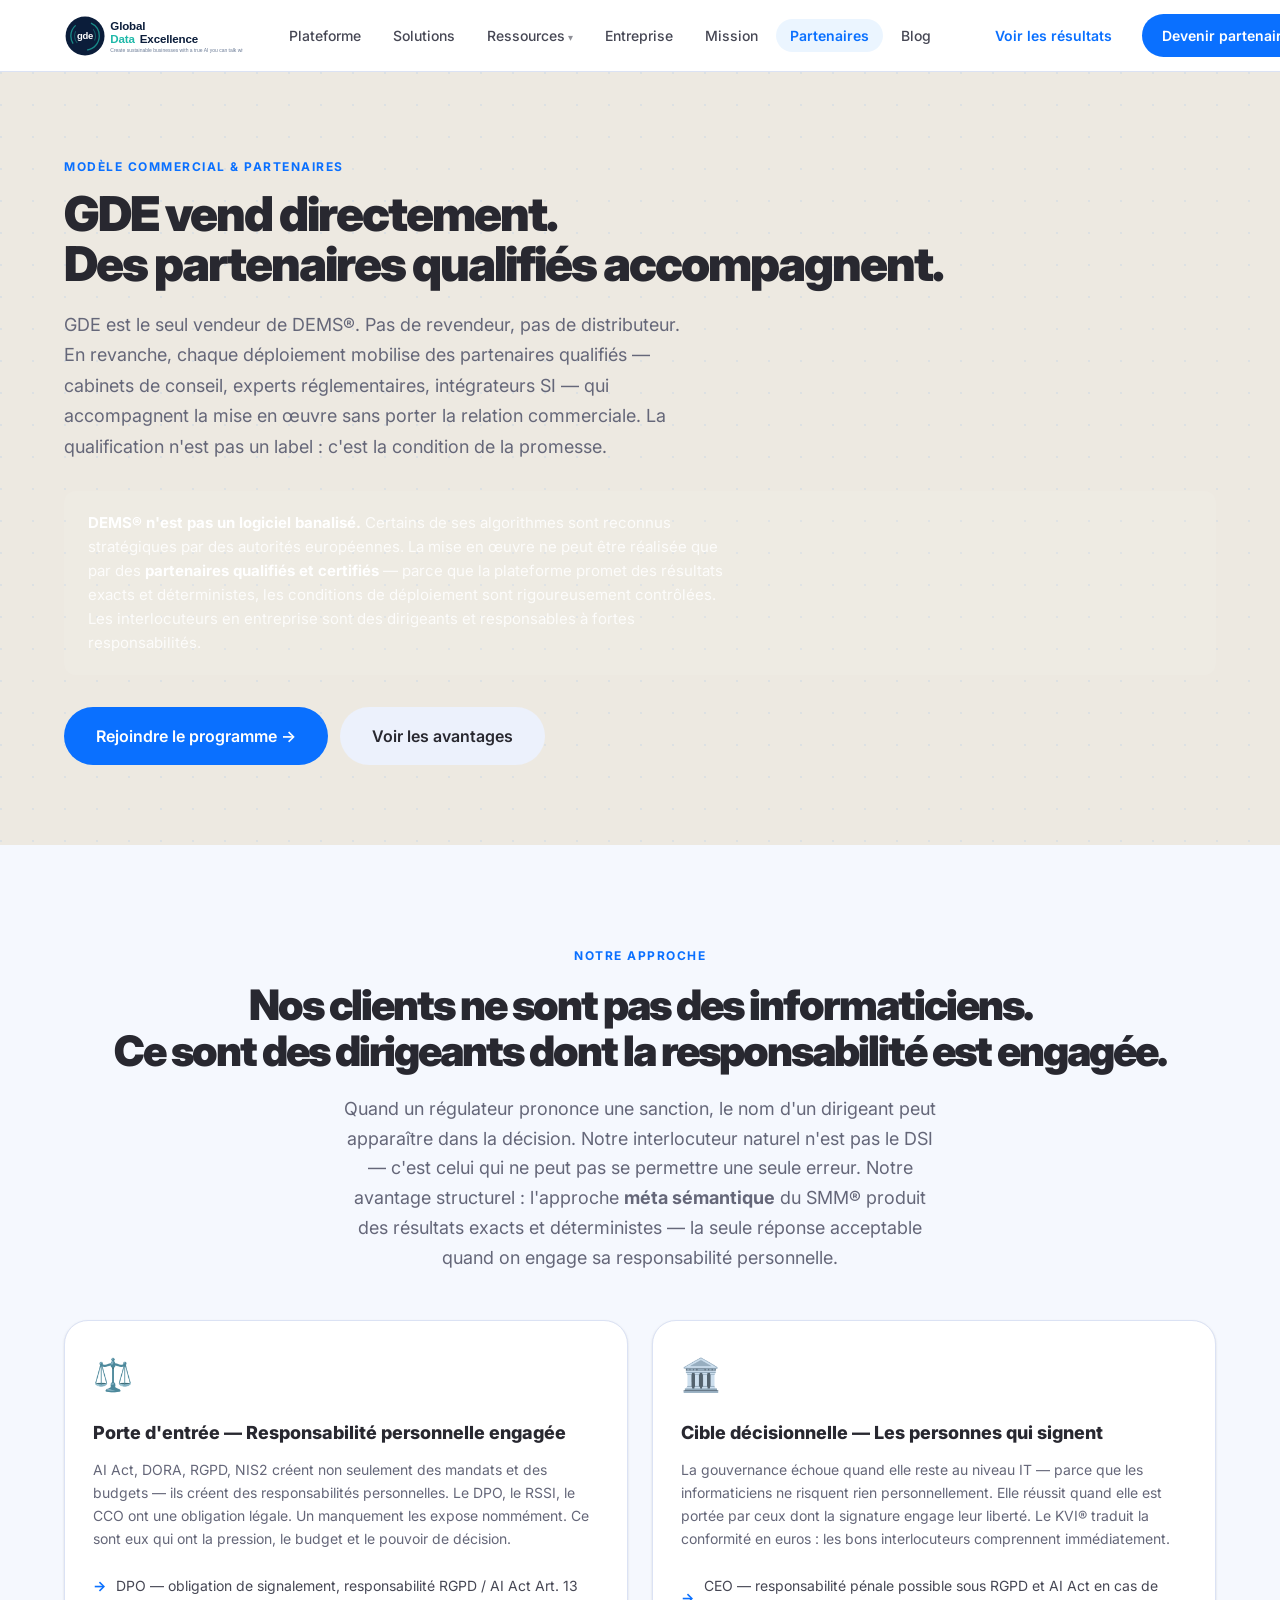
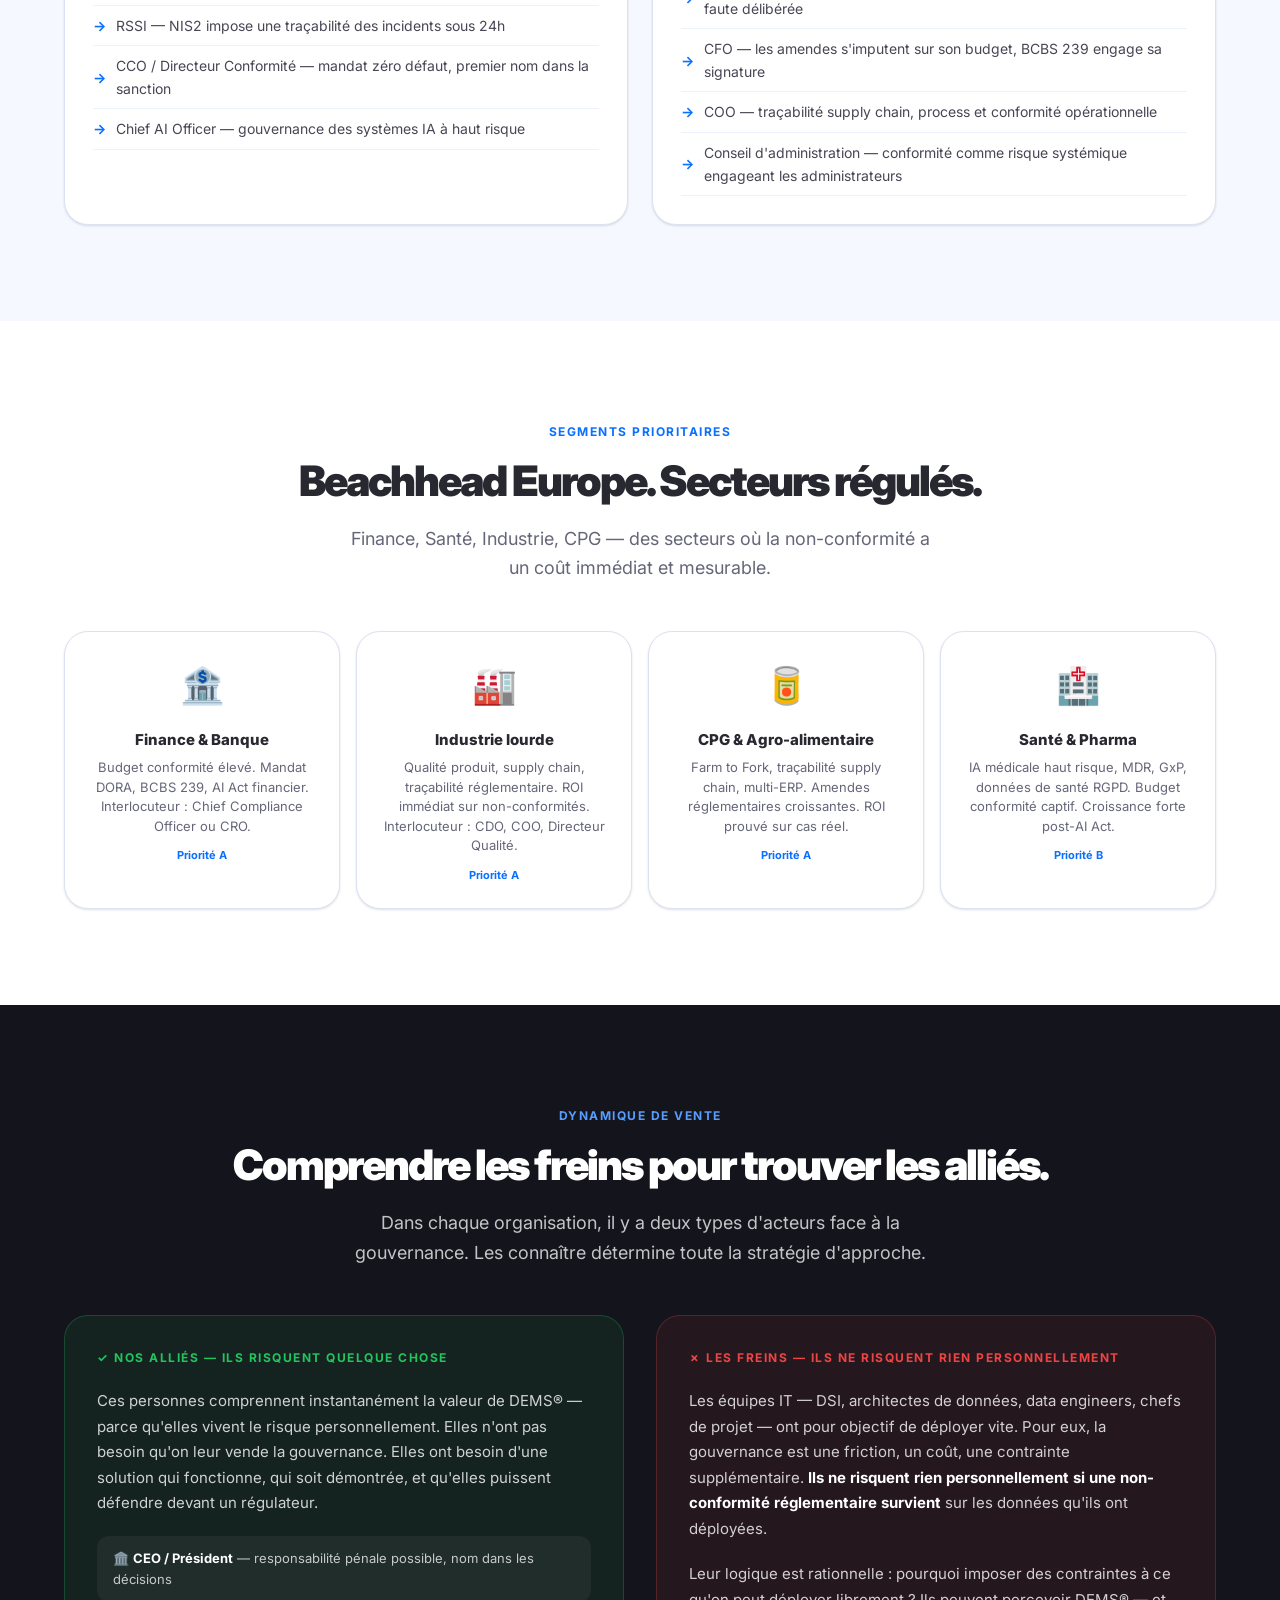
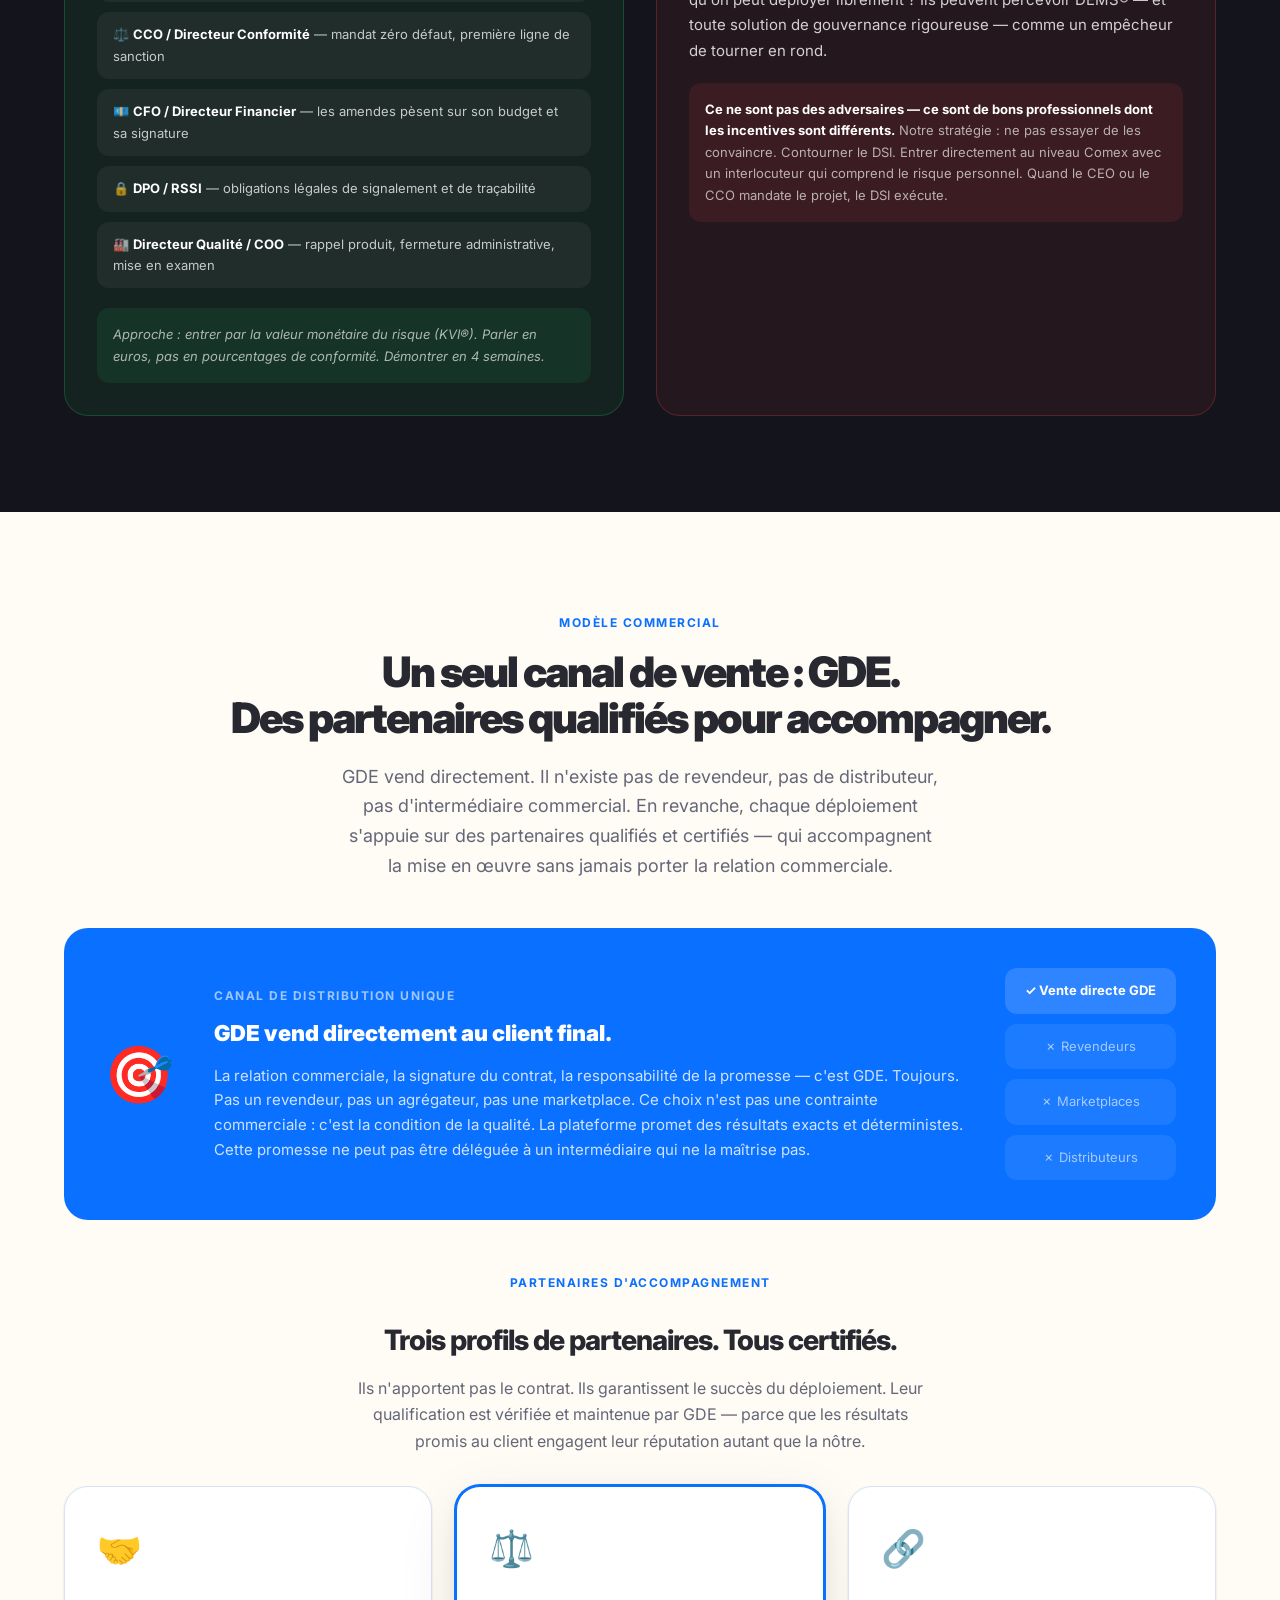
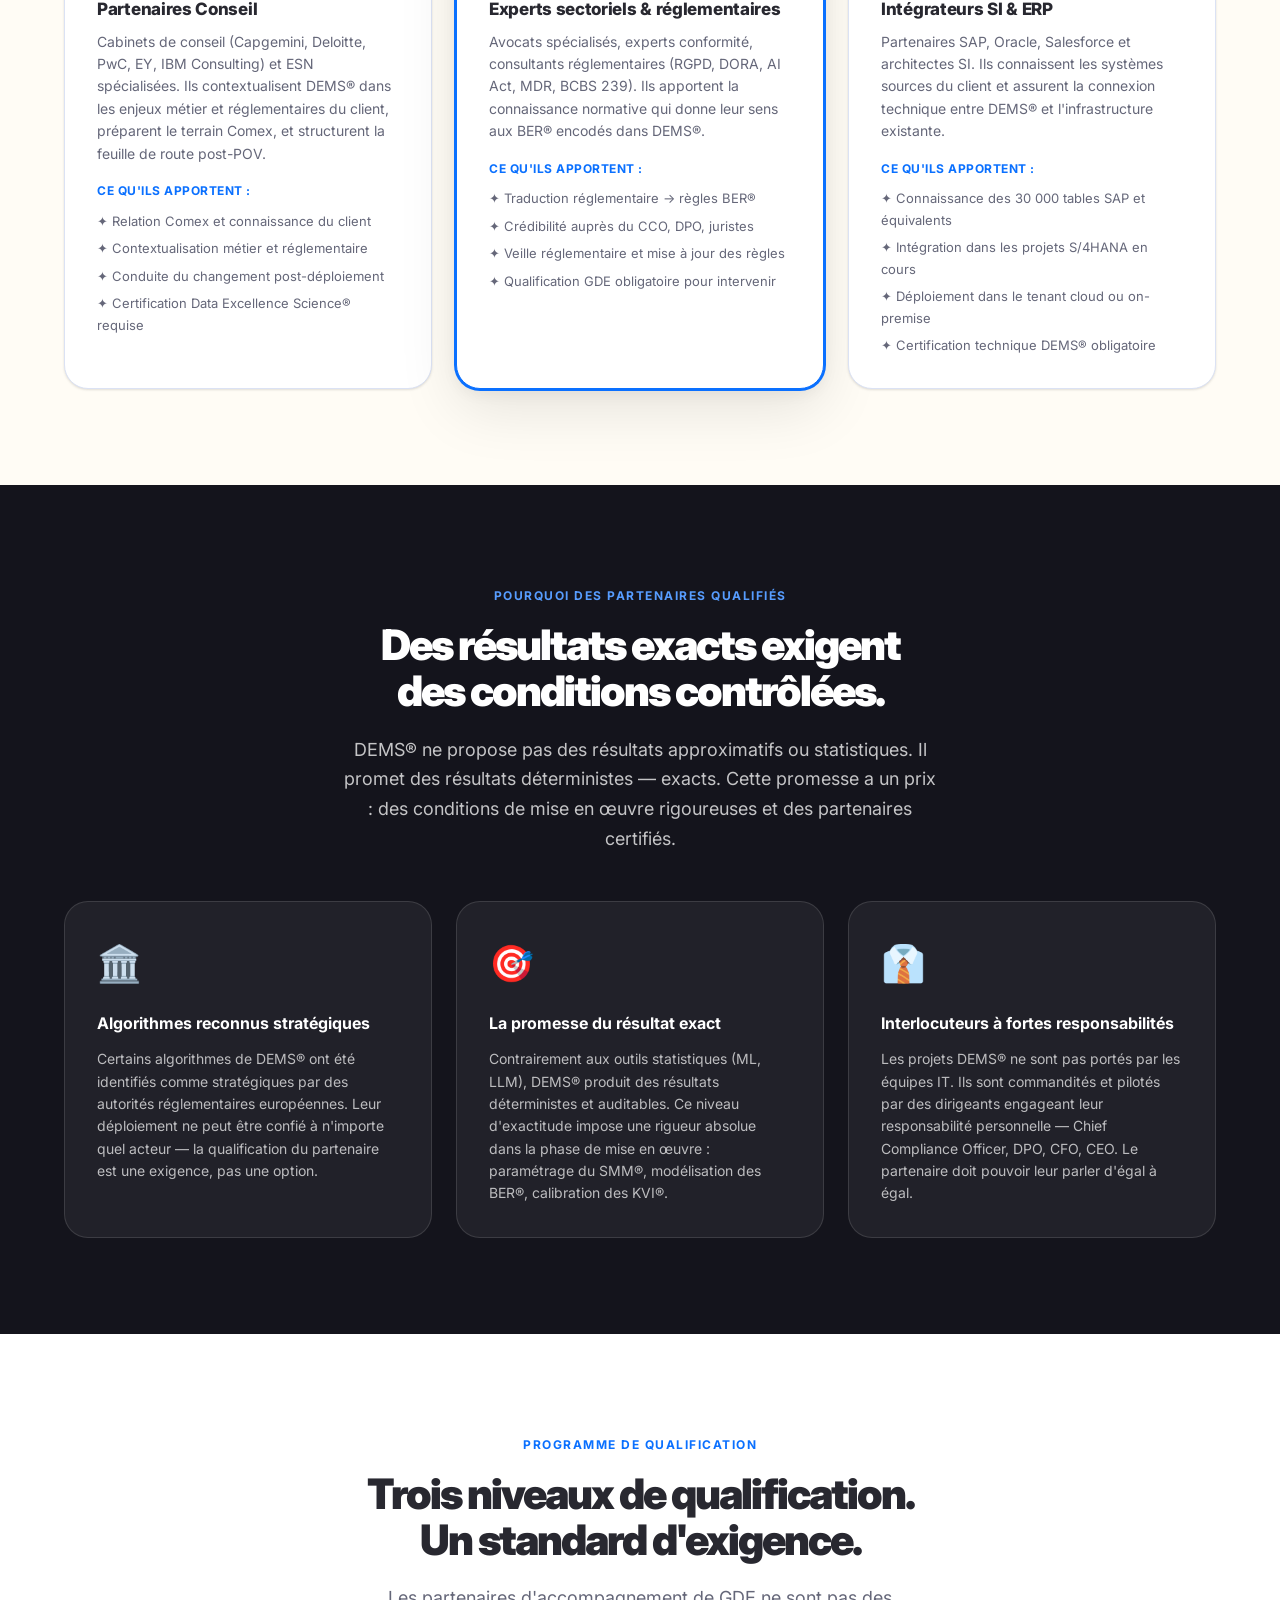
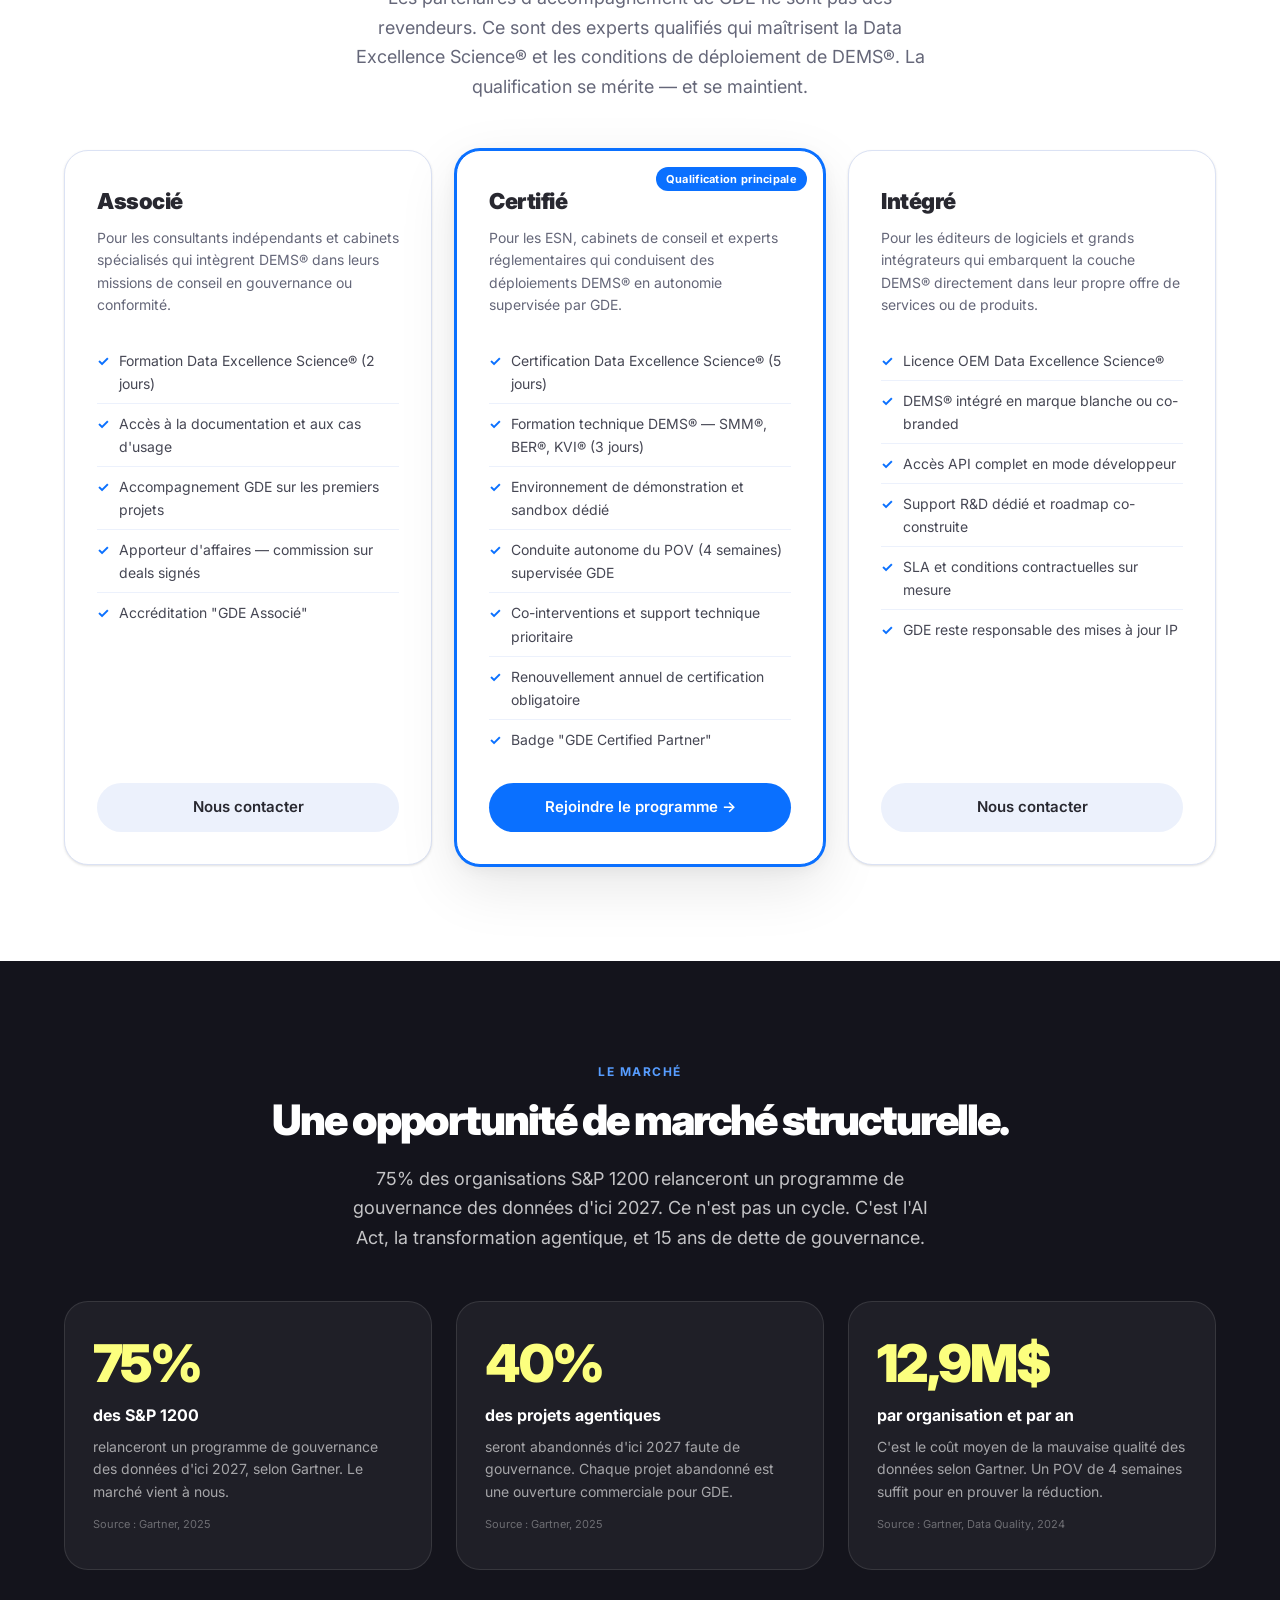
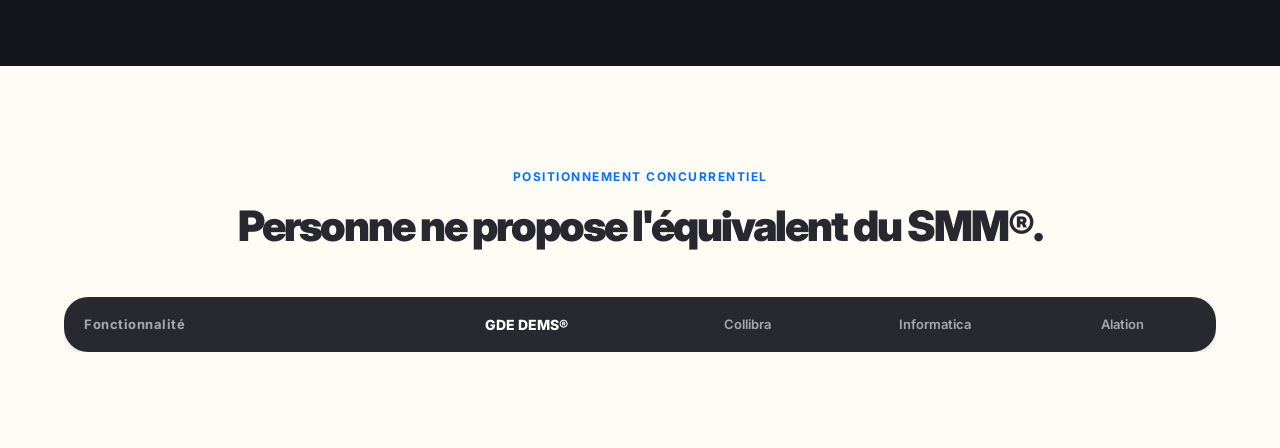
<file: gotomarket.html>
<!DOCTYPE html>
<html lang="fr">
<head>
  <meta charset="UTF-8">
  <meta name="viewport" content="width=device-width, initial-scale=1.0">
  <title>Partenaires & Go-to-Market — GDE</title>
  <meta name="description" content="Devenez partenaire GDE. Programme partenaires qualifiés, intégrateurs certifiés, OEM. Déploiement dans l'infrastructure du client. Distribution via cabinets de conseil et ESN spécialisés.">
  <style>
/* ============================================================
   SEMANDATA — Design System (inspiré Alan.fr)
   ============================================================ */

@import url('https://fonts.googleapis.com/css2?family=Inter:wght@400;500;600;700;800;900&display=swap');

:root {
  /* Couleurs primaires */
  --c-blue50:  #ebf5ff;
  --c-blue100: #c7deff;
  --c-blue500: #579dff;
  --c-blue700: #0a70ff;
  --c-blue900: #0057d1;

  /* Neutres */
  --c-heading:   #282830;
  --c-paragraph: #464754;
  --c-caption:   #656779;
  --c-white:     #ffffff;
  --c-cream:     #fffcf5;
  --c-grey50:    #f5f8fe;
  --c-grey100:   #ecf1fc;
  --c-grey200:   #dbe2f4;
  --c-grey300:   #c9d1e7;

  /* Accents */
  --c-indigo500: #5c59f3;
  --c-teal500:   #2aa79c;
  --c-yellow:    #fcff7e;
  --c-green:     #22c55e;
  --c-dark:      #14141c;
  --c-hero-bg:   #ede9e1;

  /* Border radius */
  --r-sm:   8px;
  --r-md:   12px;
  --r-lg:   16px;
  --r-xl:   24px;
  --r-2xl:  32px;
  --r-pill: 100px;

  /* Ombres */
  --shadow-sm: 0 1px 3px rgba(0,0,0,0.08), 0 1px 2px rgba(0,0,0,0.05);
  --shadow-md: 0 4px 16px rgba(0,0,0,0.08), 0 2px 4px rgba(0,0,0,0.04);
  --shadow-lg: 0 20px 60px rgba(0,0,0,0.10), 0 4px 16px rgba(0,0,0,0.06);
}

/* ── Reset ── */
*, *::before, *::after { box-sizing: border-box; margin: 0; padding: 0; }
html { scroll-behavior: smooth; }
body {
  font-family: 'Inter', Helvetica, Arial, sans-serif;
  color: var(--c-paragraph);
  background: var(--c-white);
  line-height: 1.65;
  -webkit-font-smoothing: antialiased;
}
a { text-decoration: none; color: inherit; }
img { max-width: 100%; display: block; }

/* ── Navigation ── */
.nav {
  position: sticky; top: 0; z-index: 100;
  height: 72px;
  background: rgba(255,255,255,0.96);
  backdrop-filter: blur(16px);
  -webkit-backdrop-filter: blur(16px);
  border-bottom: 1px solid var(--c-grey200);
  display: flex; align-items: center;
}
.nav-inner {
  max-width: 1200px; margin: 0 auto; padding: 0 24px;
  width: 100%;
  display: flex; align-items: center; justify-content: space-between; gap: 32px;
}
.nav-logo {
  display: flex; align-items: center;
  flex-shrink: 0; line-height: 0;
}
/* logo-mark replaced by SVG image */
.nav-links {
  display: flex; align-items: center; gap: 4px;
  list-style: none; flex: 1; justify-content: center;
}
.nav-links a {
  padding: 8px 14px; border-radius: var(--r-pill);
  font-size: 14px; font-weight: 500; color: var(--c-paragraph);
  transition: all 0.15s ease;
  white-space: nowrap;
}
.nav-links a:hover { background: var(--c-grey100); color: var(--c-heading); }
.nav-links a.active { background: var(--c-blue50); color: var(--c-blue700); font-weight: 600; }
/* ── Méga-menu Ressources ── */
.nav-dropdown { position: relative; }
.nav-dropdown > a::after { content: ' ▾'; font-size: 10px; opacity: 0.6; }
.nav-mega-menu {
  display: none;
  position: absolute; top: calc(100% + 12px); left: 50%;
  transform: translateX(-50%);
  background: #ffffff !important;
  border: 1px solid #e2e8f0;
  border-radius: 16px;
  box-shadow: 0 8px 32px rgba(0,0,0,0.12), 0 2px 8px rgba(0,0,0,0.06);
  width: 680px; padding: 24px; z-index: 500;
  grid-template-columns: 1fr 1fr 1fr; gap: 0;
}
.nav-mega-menu.open { display: grid; }
.mega-col { padding: 0 16px; }
.mega-col + .mega-col { border-left: 1px solid var(--c-grey200); }
.mega-col-title {
  font-size: 11px; font-weight: 800; text-transform: uppercase;
  letter-spacing: 1.2px; color: var(--c-blue700);
  padding: 0 0 10px; margin-bottom: 4px;
  border-bottom: 2px solid var(--c-blue100);
}
.mega-col a {
  display: flex; align-items: flex-start; gap: 8px;
  padding: 9px 8px; border-radius: var(--r-md);
  font-size: 13px; font-weight: 500; color: var(--c-paragraph);
  transition: all 0.15s ease; line-height: 1.35; text-decoration: none;
}
.mega-col a:hover { background: var(--c-blue50); color: var(--c-blue700); }
.mega-col a .mi { font-size: 15px; flex-shrink: 0; margin-top: 1px; }
.mega-col a .ml { display: flex; flex-direction: column; }
.mega-col a .ml strong { font-weight: 700; color: var(--c-heading); font-size: 13px; }
.mega-col a .ml span { font-size: 11px; color: var(--c-caption); margin-top: 1px; }
@media (max-width: 768px) { .nav-mega-menu { display: none !important; } }

.nav-cta { display: flex; align-items: center; gap: 12px; flex-shrink: 0; }

/* ── Boutons ── */
.btn {
  display: inline-flex; align-items: center; gap: 8px;
  padding: 12px 24px; border-radius: var(--r-pill);
  font-size: 15px; font-weight: 600; border: none; cursor: pointer;
  transition: all 0.15s ease; text-decoration: none; white-space: nowrap;
}
.btn-primary {
  background: var(--c-blue700); color: white;
}
.btn-primary:hover {
  background: var(--c-blue900);
  transform: translateY(-1px);
  box-shadow: 0 4px 20px rgba(10,112,255,0.35);
}
.btn-secondary {
  background: var(--c-grey100); color: var(--c-heading);
}
.btn-secondary:hover { background: var(--c-grey200); }
.btn-ghost { background: transparent; color: var(--c-blue700); }
.btn-ghost:hover { background: var(--c-blue50); }
.btn-lg { padding: 16px 32px; font-size: 16px; }
.btn-white { background: white; color: var(--c-blue700); }
.btn-white:hover { background: var(--c-blue50); transform: translateY(-1px); box-shadow: 0 4px 20px rgba(0,0,0,0.15); }
.btn-outline-white {
  background: transparent; color: white;
  border: 2px solid rgba(255,255,255,0.4);
}
.btn-outline-white:hover { background: rgba(255,255,255,0.1); border-color: white; }

/* ── Layout ── */
.container { max-width: 1200px; margin: 0 auto; padding: 0 24px; }
.section { padding: 96px 0; }
.section-sm { padding: 64px 0; }
.section-label {
  display: inline-block;
  font-size: 12px; font-weight: 700; letter-spacing: 1.5px;
  text-transform: uppercase; color: var(--c-blue700);
  margin-bottom: 16px;
}
.section-label-light { color: var(--c-blue500); }
.section-title {
  font-size: 42px; font-weight: 900; letter-spacing: -2px;
  color: var(--c-heading); line-height: 1.1;
  margin-bottom: 20px;
}
.section-title-white { color: white; }
.section-subtitle {
  font-size: 18px; color: var(--c-caption); line-height: 1.65;
  max-width: 600px;
}
.section-subtitle-white { color: rgba(255,255,255,0.75); }
.text-center { text-align: center; }
.text-center .section-subtitle { margin: 0 auto; }

/* ── Hero ── */
.hero {
  background: var(--c-hero-bg);
  background-image: radial-gradient(circle at 1px 1px, rgba(10,112,255,0.07) 1px, transparent 0);
  background-size: 32px 32px;
  padding: 100px 0 80px;
  overflow: hidden;
}
.hero-inner {
  max-width: 1200px; margin: 0 auto; padding: 0 24px;
  display: grid; grid-template-columns: 1fr 1fr; gap: 64px; align-items: center;
}
.hero-badge {
  display: inline-flex; align-items: center; gap: 8px;
  background: white; border: 1px solid var(--c-grey200);
  border-radius: var(--r-pill); padding: 6px 14px;
  font-size: 13px; font-weight: 600; color: var(--c-heading);
  margin-bottom: 28px; box-shadow: var(--shadow-sm);
}
.hero-badge .dot { width: 8px; height: 8px; border-radius: 50%; background: var(--c-green); }
.hero h1 {
  font-size: 56px; font-weight: 900; letter-spacing: -2.5px;
  color: var(--c-heading); line-height: 1.05; margin-bottom: 24px;
}
.hero-sub {
  font-size: 18px; color: var(--c-caption); line-height: 1.7; margin-bottom: 36px;
}
.hero-actions { display: flex; gap: 12px; flex-wrap: wrap; margin-bottom: 40px; }
.hero-stats {
  display: flex; gap: 32px; padding-top: 32px;
  border-top: 1px solid var(--c-grey200);
}
.hero-stat-val {
  font-size: 28px; font-weight: 900; color: var(--c-heading);
  letter-spacing: -1px; line-height: 1;
}
.hero-stat-label { font-size: 13px; color: var(--c-caption); margin-top: 4px; }

/* ── Dashboard mockup ── */
.dashboard-mockup {
  background: white; border-radius: var(--r-xl); box-shadow: var(--shadow-lg);
  overflow: hidden; border: 1px solid var(--c-grey200);
  position: relative;
}
.mockup-topbar {
  background: var(--c-grey50); padding: 12px 16px;
  display: flex; align-items: center; gap: 10px;
  border-bottom: 1px solid var(--c-grey200);
}
.mockup-dots { display: flex; gap: 6px; }
.dot-red { width: 12px; height: 12px; border-radius: 50%; background: #ff5f57; }
.dot-orange { width: 12px; height: 12px; border-radius: 50%; background: #febc2e; }
.dot-green { width: 12px; height: 12px; border-radius: 50%; background: #28c840; }
.mockup-title { font-size: 12px; font-weight: 600; color: var(--c-caption); flex: 1; text-align: center; }
.mockup-body { padding: 20px; }
.kpi-grid { display: grid; grid-template-columns: 1fr 1fr; gap: 12px; margin-bottom: 20px; }
.kpi-card {
  background: var(--c-grey50); border-radius: var(--r-md);
  padding: 14px; border: 1px solid var(--c-grey200);
}
.kpi-label { font-size: 11px; font-weight: 600; color: var(--c-caption); text-transform: uppercase; letter-spacing: 0.5px; margin-bottom: 6px; }
.kpi-value { font-size: 22px; font-weight: 900; color: var(--c-heading); letter-spacing: -0.5px; }
.kpi-trend { font-size: 12px; font-weight: 600; color: var(--c-green); margin-top: 2px; }
.chart-area { background: var(--c-grey50); border-radius: var(--r-md); padding: 16px; border: 1px solid var(--c-grey200); }
.chart-label { font-size: 11px; font-weight: 600; color: var(--c-caption); margin-bottom: 12px; }
.bars { display: flex; align-items: flex-end; gap: 4px; height: 60px; }
.bar { flex: 1; background: var(--c-blue700); border-radius: 3px 3px 0 0; opacity: 0.7; }
.bar.active { opacity: 1; background: var(--c-blue700); }
.bar.low { background: #ff6b6b; }

/* ── Logos strip ── */
.logos-strip {
  padding: 32px 0;
  border-top: 1px solid var(--c-grey200);
  border-bottom: 1px solid var(--c-grey200);
  background: var(--c-white);
}
.logos-label {
  font-size: 12px; font-weight: 700; text-transform: uppercase;
  letter-spacing: 1.5px; color: var(--c-caption); text-align: center; margin-bottom: 24px;
}
.logos-row {
  display: flex; align-items: center; justify-content: center;
  gap: 48px; flex-wrap: wrap;
}
.logo-pill {
  background: var(--c-grey50); border: 1px solid var(--c-grey200);
  border-radius: var(--r-pill); padding: 10px 24px;
  font-size: 13px; font-weight: 700; color: var(--c-grey300); letter-spacing: 0.5px;
}

/* ── Problem section ── */
.section-dark {
  background: var(--c-dark);
  padding: 96px 0;
}
.stat-cards { display: grid; grid-template-columns: repeat(3, 1fr); gap: 24px; margin-top: 48px; }
.stat-card {
  background: rgba(255,255,255,0.05); border: 1px solid rgba(255,255,255,0.1);
  border-radius: var(--r-xl); padding: 36px 28px;
}
.stat-number {
  font-size: 52px; font-weight: 900; color: var(--c-yellow);
  letter-spacing: -2px; line-height: 1; margin-bottom: 12px;
}
.stat-title { font-size: 16px; font-weight: 700; color: white; margin-bottom: 8px; }
.stat-desc { font-size: 14px; color: rgba(255,255,255,0.6); line-height: 1.6; }
.stat-source { font-size: 11px; color: rgba(255,255,255,0.35); margin-top: 12px; }

/* ── Solution section ── */
.solution-grid {
  display: grid; grid-template-columns: 1fr 1fr; gap: 48px; align-items: center; margin-top: 48px;
}
.ber-panel {
  background: white; border-radius: var(--r-xl); padding: 28px;
  box-shadow: var(--shadow-md); border: 1px solid var(--c-grey200);
}
.ber-panel-title { font-size: 13px; font-weight: 700; color: var(--c-caption); text-transform: uppercase; letter-spacing: 1px; margin-bottom: 16px; }
.ber-rule {
  display: flex; align-items: flex-start; gap: 12px;
  padding: 14px; background: var(--c-grey50); border-radius: var(--r-md);
  border: 1px solid var(--c-grey200); margin-bottom: 10px;
}
.ber-icon { font-size: 20px; flex-shrink: 0; }
.ber-rule-title { font-size: 13px; font-weight: 700; color: var(--c-heading); margin-bottom: 3px; }
.ber-rule-text { font-size: 12px; color: var(--c-caption); line-height: 1.5; }
.code-block {
  background: #14141c; border-radius: var(--r-md); padding: 16px;
  font-family: 'Courier New', monospace; font-size: 12px; margin-top: 16px;
  border: 1px solid rgba(255,255,255,0.08);
}
.code-comment { color: #6b7280; }
.code-get { color: #60a5fa; }
.code-string { color: #86efac; }
.code-key { color: #c084fc; }
.code-val { color: #fde68a; }
.code-bool { color: #34d399; }

/* ── Modules grid ── */
.modules-grid {
  display: grid; grid-template-columns: repeat(3, 1fr); gap: 20px; margin-top: 48px;
}
.module-card {
  background: white; border: 1px solid var(--c-grey200);
  border-radius: var(--r-xl); padding: 28px;
  transition: all 0.2s ease; box-shadow: var(--shadow-sm);
}
.module-card:hover { box-shadow: var(--shadow-lg); transform: translateY(-2px); }
.module-icon {
  width: 48px; height: 48px; border-radius: var(--r-md);
  display: flex; align-items: center; justify-content: center;
  font-size: 24px; margin-bottom: 16px;
}
.module-icon.blue { background: var(--c-blue50); }
.module-icon.indigo { background: #ede9ff; }
.module-icon.green { background: #dcfce7; }
.module-icon.teal { background: #ccfbf1; }
.module-icon.orange { background: #fff7ed; }
.module-icon.violet { background: #faf5ff; }
.module-name { font-size: 17px; font-weight: 800; color: var(--c-heading); margin-bottom: 8px; letter-spacing: -0.3px; }
.module-desc { font-size: 14px; color: var(--c-caption); line-height: 1.6; }
.module-tag {
  display: inline-block; margin-top: 12px;
  font-size: 11px; font-weight: 700; padding: 3px 10px;
  border-radius: var(--r-pill); background: var(--c-blue50); color: var(--c-blue700);
  letter-spacing: 0.3px;
}

/* ── ROI section ── */
.section-blue { background: var(--c-blue700); padding: 96px 0; }
.roi-grid { display: grid; grid-template-columns: repeat(3, 1fr); gap: 24px; margin-top: 48px; }
.roi-card {
  background: rgba(255,255,255,0.12); border: 1px solid rgba(255,255,255,0.2);
  border-radius: var(--r-xl); padding: 36px 28px; text-align: center;
}
.roi-number {
  font-size: 48px; font-weight: 900; color: var(--c-yellow);
  letter-spacing: -2px; line-height: 1; margin-bottom: 12px;
}
.roi-title { font-size: 15px; font-weight: 700; color: white; margin-bottom: 8px; }
.roi-desc { font-size: 13px; color: rgba(255,255,255,0.65); line-height: 1.6; }

/* ── Feature sections ── */
.feature-grid {
  display: grid; grid-template-columns: 1fr 1fr; gap: 64px; align-items: center;
}
.feature-list { list-style: none; margin-top: 24px; }
.feature-list li {
  display: flex; align-items: flex-start; gap: 12px;
  padding: 12px 0; border-bottom: 1px solid var(--c-grey200);
  font-size: 15px; color: var(--c-paragraph);
}
.feature-list li:last-child { border-bottom: none; }
.feature-check { color: var(--c-blue700); font-size: 18px; flex-shrink: 0; margin-top: 2px; }
.conformity-panel {
  background: var(--c-grey50); border-radius: var(--r-xl); padding: 28px;
  border: 1px solid var(--c-grey200);
}
.conformity-header { display: flex; justify-content: space-between; align-items: center; margin-bottom: 20px; }
.conformity-score { font-size: 42px; font-weight: 900; color: var(--c-heading); letter-spacing: -2px; }
.conformity-label { font-size: 12px; font-weight: 600; color: var(--c-caption); }
.conf-bar-row { margin-bottom: 12px; }
.conf-bar-label { display: flex; justify-content: space-between; font-size: 13px; margin-bottom: 6px; }
.conf-bar-label span:first-child { font-weight: 600; color: var(--c-heading); }
.conf-bar-label span:last-child { font-weight: 700; color: var(--c-blue700); }
.conf-bar-track { height: 8px; background: var(--c-grey200); border-radius: 4px; overflow: hidden; }
.conf-bar-fill { height: 100%; border-radius: 4px; background: var(--c-blue700); }
.conf-bar-fill.good { background: var(--c-green); }
.conf-bar-fill.warn { background: #f59e0b; }
.kvi-highlight {
  margin-top: 20px; padding: 16px;
  background: white; border-radius: var(--r-md);
  border: 1px solid var(--c-grey200); display: flex; align-items: center; gap: 14px;
}
.kvi-icon { font-size: 28px; }
.kvi-val { font-size: 24px; font-weight: 900; color: var(--c-green); letter-spacing: -1px; }
.kvi-lbl { font-size: 12px; color: var(--c-caption); }

/* ── Integrations ── */
.integration-list { display: grid; grid-template-columns: 1fr 1fr; gap: 12px; margin-top: 24px; }
.integration-item {
  display: flex; align-items: center; gap: 12px;
  padding: 14px 16px; background: white;
  border: 1px solid var(--c-grey200); border-radius: var(--r-md);
  font-size: 14px; font-weight: 600; color: var(--c-heading);
  box-shadow: var(--shadow-sm);
}
.integration-icon { font-size: 22px; }

/* ── Testimonials ── */
.testimonials-grid { display: grid; grid-template-columns: repeat(3, 1fr); gap: 24px; margin-top: 48px; }
.testimonial-card {
  background: white; border: 1px solid var(--c-grey200);
  border-radius: var(--r-xl); padding: 32px;
  box-shadow: var(--shadow-md); display: flex; flex-direction: column;
}
.testimonial-quote {
  font-size: 15px; color: var(--c-paragraph); line-height: 1.7;
  font-style: italic; flex: 1; margin-bottom: 24px;
}
.testimonial-quote::before { content: '"'; font-size: 48px; color: var(--c-blue700); line-height: 0.5; display: block; margin-bottom: 16px; font-style: normal; }
.testimonial-author { border-top: 1px solid var(--c-grey200); padding-top: 16px; }
.testimonial-name { font-size: 14px; font-weight: 700; color: var(--c-heading); }
.testimonial-role { font-size: 13px; color: var(--c-caption); }
.testimonial-metric {
  display: inline-block; margin-top: 10px;
  background: var(--c-blue50); color: var(--c-blue700);
  font-size: 13px; font-weight: 800; padding: 4px 12px;
  border-radius: var(--r-pill);
}

/* ── Why Now ── */
.why-grid { display: grid; grid-template-columns: 1fr 1fr; gap: 20px; margin-top: 48px; }
.why-card {
  border-radius: var(--r-xl); padding: 32px;
  border: 1px solid var(--c-grey200); background: white;
  box-shadow: var(--shadow-sm);
}
.why-card.highlight { background: var(--c-blue700); border-color: var(--c-blue700); }
.why-number { font-size: 40px; font-weight: 900; letter-spacing: -1px; color: var(--c-grey200); margin-bottom: 16px; }
.why-card.highlight .why-number { color: rgba(255,255,255,0.3); }
.why-title { font-size: 20px; font-weight: 800; color: var(--c-heading); margin-bottom: 10px; letter-spacing: -0.5px; }
.why-card.highlight .why-title { color: white; }
.why-text { font-size: 14px; color: var(--c-caption); line-height: 1.65; }
.why-card.highlight .why-text { color: rgba(255,255,255,0.75); }
.why-badge {
  display: inline-block; margin-top: 14px;
  background: var(--c-yellow); color: var(--c-dark);
  font-size: 11px; font-weight: 800; padding: 4px 12px;
  border-radius: var(--r-pill); letter-spacing: 0.3px;
}

/* ── Editions/Versions ── */
.editions-grid { display: grid; grid-template-columns: repeat(3, 1fr); gap: 24px; margin-top: 48px; }
.edition-card {
  background: white; border: 1px solid var(--c-grey200);
  border-radius: var(--r-xl); padding: 32px;
  display: flex; flex-direction: column;
  box-shadow: var(--shadow-sm); position: relative; overflow: hidden;
}
.edition-card.featured {
  border-color: var(--c-blue700);
  box-shadow: 0 0 0 2px var(--c-blue700), var(--shadow-lg);
}
.edition-badge {
  position: absolute; top: 16px; right: 16px;
  background: var(--c-blue700); color: white;
  font-size: 11px; font-weight: 700; padding: 3px 10px;
  border-radius: var(--r-pill); letter-spacing: 0.3px;
}
.edition-name { font-size: 22px; font-weight: 900; color: var(--c-heading); margin-bottom: 8px; letter-spacing: -0.5px; }
.edition-tagline { font-size: 14px; color: var(--c-caption); margin-bottom: 24px; line-height: 1.6; }
.edition-features { list-style: none; flex: 1; }
.edition-features li {
  display: flex; align-items: flex-start; gap: 10px;
  font-size: 14px; color: var(--c-paragraph); padding: 8px 0;
  border-bottom: 1px solid var(--c-grey100);
}
.edition-features li:last-child { border-bottom: none; }
.ef-check { color: var(--c-blue700); font-weight: 700; flex-shrink: 0; }
.edition-cta { margin-top: 24px; }
.edition-cta .btn { width: 100%; justify-content: center; }

/* ── CTA Banner ── */
.cta-banner { background: var(--c-cream); padding: 96px 0; text-align: center; }
.cta-banner h2 { font-size: 46px; font-weight: 900; color: var(--c-heading); letter-spacing: -2px; margin-bottom: 16px; }
.cta-banner p { font-size: 18px; color: var(--c-caption); max-width: 560px; margin: 0 auto 36px; }
.cta-actions { display: flex; gap: 12px; justify-content: center; flex-wrap: wrap; }

/* ── Footer ── */
.footer {
  background: var(--c-dark); padding: 64px 0 32px;
}
.footer-grid {
  display: grid; grid-template-columns: 2fr 1fr 1fr 1fr 1fr;
  gap: 40px; padding-bottom: 48px;
  border-bottom: 1px solid rgba(255,255,255,0.1);
}
.footer-brand { font-size: 20px; font-weight: 800; color: white; margin-bottom: 12px; }
.footer-tagline { font-size: 13px; color: rgba(255,255,255,0.5); line-height: 1.65; }
.footer-col-title { font-size: 12px; font-weight: 700; text-transform: uppercase; letter-spacing: 1px; color: rgba(255,255,255,0.4); margin-bottom: 16px; }
.footer-links { list-style: none; }
.footer-links li { margin-bottom: 10px; }
.footer-links a { font-size: 14px; color: rgba(255,255,255,0.6); transition: color 0.15s; }
.footer-links a:hover { color: white; }
.footer-bottom {
  padding-top: 28px;
  display: flex; justify-content: space-between; align-items: flex-start;
  gap: 16px; flex-wrap: wrap;
}
.footer-copy { font-size: 12px; color: rgba(255,255,255,0.3); line-height: 1.8; }
.footer-ip { font-size: 11px; color: rgba(255,255,255,0.2); margin-top: 6px; }

/* ── Page hero (sous-pages) ── */
.page-hero {
  background: var(--c-hero-bg);
  background-image: radial-gradient(circle at 1px 1px, rgba(10,112,255,0.07) 1px, transparent 0);
  background-size: 32px 32px;
  padding: 80px 0;
}
.page-hero .section-label { margin-bottom: 12px; }
.page-hero h1 { font-size: 48px; font-weight: 900; letter-spacing: -2px; color: var(--c-heading); line-height: 1.05; margin-bottom: 20px; }
.page-hero p { font-size: 18px; color: var(--c-caption); max-width: 640px; line-height: 1.7; }

/* ── Team cards ── */
.team-grid { display: grid; grid-template-columns: repeat(3, 1fr); gap: 24px; margin-top: 48px; }
.team-card {
  background: white; border: 1px solid var(--c-grey200);
  border-radius: var(--r-xl); padding: 28px;
  box-shadow: var(--shadow-sm);
}
.team-avatar {
  width: 60px; height: 60px; border-radius: 50%;
  background: var(--c-blue700);
  display: flex; align-items: center; justify-content: center;
  font-size: 22px; font-weight: 900; color: white;
  margin-bottom: 16px; letter-spacing: -1px;
}
.team-name { font-size: 17px; font-weight: 800; color: var(--c-heading); margin-bottom: 4px; }
.team-role { font-size: 13px; font-weight: 600; color: var(--c-blue700); margin-bottom: 10px; }
.team-bio { font-size: 13px; color: var(--c-caption); line-height: 1.6; }

/* ── Timeline ── */
.timeline { position: relative; margin-top: 48px; }
.timeline::before {
  content: ''; position: absolute; left: 120px; top: 0; bottom: 0;
  width: 2px; background: var(--c-grey200);
}
.timeline-item { display: flex; gap: 32px; padding-bottom: 40px; position: relative; }
.timeline-year { width: 88px; flex-shrink: 0; text-align: right; font-size: 13px; font-weight: 700; color: var(--c-blue700); padding-top: 2px; }
.timeline-dot {
  width: 20px; height: 20px; border-radius: 50%;
  background: var(--c-blue700); border: 3px solid white;
  box-shadow: 0 0 0 2px var(--c-blue700);
  flex-shrink: 0; margin-top: 1px; margin-left: -10px; position: relative; z-index: 1;
  left: 10px;
}
.timeline-content { padding-top: 0; }
.timeline-title { font-size: 16px; font-weight: 700; color: var(--c-heading); margin-bottom: 4px; }
.timeline-text { font-size: 14px; color: var(--c-caption); line-height: 1.6; }

/* ── Manifesto ── */
.manifesto-block {
  border-left: 4px solid var(--c-blue700);
  padding: 20px 24px; margin-bottom: 24px;
  background: var(--c-blue50); border-radius: 0 var(--r-md) var(--r-md) 0;
}
.manifesto-block p { font-size: 16px; color: var(--c-heading); line-height: 1.7; font-weight: 500; }

/* ── GTM ── */
.gtm-grid { display: grid; grid-template-columns: 1fr 1fr; gap: 24px; margin-top: 48px; }
.gtm-card {
  background: white; border: 1px solid var(--c-grey200);
  border-radius: var(--r-xl); padding: 28px; box-shadow: var(--shadow-sm);
}
.gtm-icon { font-size: 32px; margin-bottom: 16px; }
.gtm-title { font-size: 18px; font-weight: 800; color: var(--c-heading); margin-bottom: 10px; }
.gtm-text { font-size: 14px; color: var(--c-caption); line-height: 1.65; }
.channel-list { list-style: none; margin-top: 16px; }
.channel-list li {
  display: flex; align-items: center; gap: 10px;
  font-size: 14px; color: var(--c-paragraph); padding: 8px 0;
  border-bottom: 1px solid var(--c-grey100);
}
.channel-list li::before { content: '→'; color: var(--c-blue700); font-weight: 700; }

/* ── Segment cards ── */
.segments-grid { display: grid; grid-template-columns: repeat(4, 1fr); gap: 16px; margin-top: 40px; }
.segment-card {
  background: white; border: 1px solid var(--c-grey200);
  border-radius: var(--r-xl); padding: 24px; text-align: center; box-shadow: var(--shadow-sm);
}
.segment-icon { font-size: 36px; margin-bottom: 12px; }
.segment-name { font-size: 15px; font-weight: 800; color: var(--c-heading); margin-bottom: 6px; }
.segment-desc { font-size: 13px; color: var(--c-caption); line-height: 1.5; }
.segment-reg { font-size: 11px; font-weight: 700; color: var(--c-blue700); margin-top: 10px; }

/* ── POV process ── */
.pov-steps { display: grid; grid-template-columns: repeat(4, 1fr); gap: 16px; margin-top: 40px; }
.pov-step {
  text-align: center; padding: 28px 20px;
  background: white; border: 1px solid var(--c-grey200);
  border-radius: var(--r-xl); position: relative; box-shadow: var(--shadow-sm);
}
.pov-num {
  width: 40px; height: 40px; border-radius: 50%;
  background: var(--c-blue700); color: white;
  font-size: 16px; font-weight: 900;
  display: flex; align-items: center; justify-content: center;
  margin: 0 auto 16px;
}
.pov-week { font-size: 11px; font-weight: 700; color: var(--c-blue700); text-transform: uppercase; letter-spacing: 1px; margin-bottom: 8px; }
.pov-title { font-size: 15px; font-weight: 700; color: var(--c-heading); margin-bottom: 8px; }
.pov-text { font-size: 13px; color: var(--c-caption); line-height: 1.6; }

/* ── Responsive ── */
@media (max-width: 1024px) {
  .hero-inner { grid-template-columns: 1fr; }
  .dashboard-mockup { max-width: 480px; }
  .stat-cards, .roi-grid { grid-template-columns: 1fr 1fr; }
  .modules-grid { grid-template-columns: 1fr 1fr; }
  .testimonials-grid { grid-template-columns: 1fr 1fr; }
  .footer-grid { grid-template-columns: 1fr 1fr 1fr; }
  .segments-grid { grid-template-columns: 1fr 1fr; }
  .pov-steps { grid-template-columns: 1fr 1fr; }
}
@media (max-width: 768px) {
  .nav-links { display: none; }
  .section-title { font-size: 32px; }
  .hero h1 { font-size: 38px; }
  .stat-cards, .modules-grid, .roi-grid, .testimonials-grid, .editions-grid, .why-grid, .solution-grid, .feature-grid, .gtm-grid { grid-template-columns: 1fr; }
  .team-grid { grid-template-columns: 1fr 1fr; }
  .footer-grid { grid-template-columns: 1fr 1fr; }
  .timeline::before { left: 0; }
  .timeline-year { display: none; }
  .segments-grid { grid-template-columns: 1fr 1fr; }
  .pov-steps { grid-template-columns: 1fr 1fr; }
}
</style>
</head>
<body>

<nav class="nav">
  <div class="nav-inner">
    <a href="index.html" class="nav-logo">
      <img src="assets/logo-gde.svg" alt="GDE — Global Data Excellence" style="height:42px;width:auto;">
    </a>
    <ul class="nav-links">
      <li><a href="plateforme.html">Plateforme</a></li>
      <li><a href="solutions.html">Solutions</a></li>
      <li class="nav-dropdown" id="nav-ressources">
      <a href="ressources.html" onclick="toggleMega(event)">Ressources</a>
      <div class="nav-mega-menu">
        <div class="mega-col">
          <div class="mega-col-title">Témoignages</div>
          <a href="ressources.html#temoignage-auto">
            <span class="mi">🚗</span>
            <span class="ml"><strong>Automobile Tier-1</strong><span>3 Mds€ identifiés en 2h de POV</span></span>
          </a>
          <a href="ressources.html#temoignage-agro">
            <span class="mi">🌾</span>
            <span class="ml"><strong>Agro-alimentaire</strong><span>100% traçabilité supply chain — 8 sem.</span></span>
          </a>
          <a href="ressources.html#temoignage-industrie">
            <span class="mi">🏗️</span>
            <span class="ml"><strong>Industrie Matériaux</strong><span>127M€ économisés — 47 usines</span></span>
          </a>
        </div>
        <div class="mega-col">
          <div class="mega-col-title">Analystes</div>
          <a href="ressources.html#insight-mit">
            <span class="mi">🎓</span>
            <span class="ml"><strong>MIT CISR — Mai 2026</strong><span>Semantic Layer : la preuve empirique</span></span>
          </a>
          <a href="ressources.html#insight-gartner">
            <span class="mi">📊</span>
            <span class="ml"><strong>Gartner Research</strong><span>40% projets agentiques abandonnés d'ici 2027</span></span>
          </a>
          <a href="ressources.html#insight-reglementaire">
            <span class="mi">⚖️</span>
            <span class="ml"><strong>Paysage réglementaire</strong><span>RGPD · AI Act · DORA · NIS2 · CSRD</span></span>
          </a>
          <a href="ressources.html#insight-incidents">
            <span class="mi">🔴</span>
            <span class="ml"><strong>Incidents de référence</strong><span>Knight Capital, VW, TikTok, Meta…</span></span>
          </a>
        </div>
        <div class="mega-col">
          <div class="mega-col-title">Guides</div>
          <a href="ressources.html#guide-pov">
            <span class="mi">🔍</span>
            <span class="ml"><strong>Guide POV</strong><span>Cadrer votre Proof of Value en 4 semaines</span></span>
          </a>
          <a href="ressources.html#guide-ai-act">
            <span class="mi">📋</span>
            <span class="ml"><strong>Guide Conformité AI Act</strong><span>Ce qu'il faut avant 2027</span></span>
          </a>
          <a href="ressources.html#guide-deploiement">
            <span class="mi">☁️</span>
            <span class="ml"><strong>Guide Déploiement Souverain</strong><span>DEMS® dans votre cloud ou on-premise</span></span>
          </a>
          <a href="ressources.html#guide-kvi">
            <span class="mi">💶</span>
            <span class="ml"><strong>Guide KVI®</strong><span>Valoriser votre risque en euros</span></span>
          </a>
        </div>
      </div>
    </li>
      <li><a href="entreprise.html">Entreprise</a></li>
      <li><a href="mission.html">Mission</a></li>
      <li><a href="gotomarket.html" class="active">Partenaires</a></li>
      <li><a href="blog.html">Blog</a></li>
    </ul>
    <div class="nav-cta">
      <a href="ressources.html" class="btn btn-ghost" style="font-size:14px;padding:10px 18px;">Voir les résultats</a>
      <a href="mailto:contact@globaldataexcellence.com?subject=Partenariat GDE" class="btn btn-primary" style="font-size:14px;padding:10px 20px;">Devenir partenaire →</a>
    </div>
  </div>
</nav>

<section class="page-hero">
  <div class="container">
    <span class="section-label">Modèle commercial & Partenaires</span>
    <h1>GDE vend directement.<br>Des partenaires qualifiés accompagnent.</h1>
    <p>GDE est le seul vendeur de DEMS®. Pas de revendeur, pas de distributeur. En revanche, chaque déploiement mobilise des partenaires qualifiés — cabinets de conseil, experts réglementaires, intégrateurs SI — qui accompagnent la mise en œuvre sans porter la relation commerciale. La qualification n'est pas un label : c'est la condition de la promesse.</p>
    <div style="margin-top:28px;padding:20px 24px;background:rgba(255,255,255,0.08);border-left:3px solid var(--c-blue400);border-radius:var(--r-md);">
      <p style="font-size:15px;color:rgba(255,255,255,0.85);line-height:1.6;margin:0;"><strong style="color:white;">DEMS® n'est pas un logiciel banalisé.</strong> Certains de ses algorithmes sont reconnus stratégiques par des autorités européennes. La mise en œuvre ne peut être réalisée que par des <strong style="color:white;">partenaires qualifiés et certifiés</strong> — parce que la plateforme promet des résultats exacts et déterministes, les conditions de déploiement sont rigoureusement contrôlées. Les interlocuteurs en entreprise sont des dirigeants et responsables à fortes responsabilités.</p>
    </div>
    <div style="margin-top:32px;display:flex;gap:12px;flex-wrap:wrap;">
      <a href="mailto:contact@globaldataexcellence.com?subject=Programme Partenaire GDE" class="btn btn-primary btn-lg">Rejoindre le programme →</a>
      <a href="#programme" class="btn btn-secondary btn-lg">Voir les avantages</a>
    </div>
  </div>
</section>

<!-- Approche GTM -->
<section class="section" style="background:var(--c-grey50);">
  <div class="container">
    <div class="text-center">
      <span class="section-label">Notre approche</span>
      <h2 class="section-title">Nos clients ne sont pas des informaticiens.<br>Ce sont des dirigeants dont la responsabilité est engagée.</h2>
      <p class="section-subtitle">Quand un régulateur prononce une sanction, le nom d'un dirigeant peut apparaître dans la décision. Notre interlocuteur naturel n'est pas le DSI — c'est celui qui ne peut pas se permettre une seule erreur. Notre avantage structurel : l'approche <strong>méta sémantique</strong> du SMM® produit des résultats exacts et déterministes — la seule réponse acceptable quand on engage sa responsabilité personnelle.</p>
    </div>
    <div class="gtm-grid" style="margin-top:48px;">
      <div class="gtm-card">
        <div class="gtm-icon">⚖️</div>
        <div class="gtm-title">Porte d'entrée — Responsabilité personnelle engagée</div>
        <div class="gtm-text">AI Act, DORA, RGPD, NIS2 créent non seulement des mandats et des budgets — ils créent des responsabilités personnelles. Le DPO, le RSSI, le CCO ont une obligation légale. Un manquement les expose nommément. Ce sont eux qui ont la pression, le budget et le pouvoir de décision.</div>
        <ul class="channel-list">
          <li>DPO — obligation de signalement, responsabilité RGPD / AI Act Art. 13</li>
          <li>RSSI — NIS2 impose une traçabilité des incidents sous 24h</li>
          <li>CCO / Directeur Conformité — mandat zéro défaut, premier nom dans la sanction</li>
          <li>Chief AI Officer — gouvernance des systèmes IA à haut risque</li>
        </ul>
      </div>
      <div class="gtm-card">
        <div class="gtm-icon">🏛️</div>
        <div class="gtm-title">Cible décisionnelle — Les personnes qui signent</div>
        <div class="gtm-text">La gouvernance échoue quand elle reste au niveau IT — parce que les informaticiens ne risquent rien personnellement. Elle réussit quand elle est portée par ceux dont la signature engage leur liberté. Le KVI® traduit la conformité en euros : les bons interlocuteurs comprennent immédiatement.</div>
        <ul class="channel-list">
          <li>CEO — responsabilité pénale possible sous RGPD et AI Act en cas de faute délibérée</li>
          <li>CFO — les amendes s'imputent sur son budget, BCBS 239 engage sa signature</li>
          <li>COO — traçabilité supply chain, process et conformité opérationnelle</li>
          <li>Conseil d'administration — conformité comme risque systémique engageant les administrateurs</li>
        </ul>
      </div>
    </div>
  </div>
</section>

<!-- Segments cibles -->
<section class="section">
  <div class="container">
    <div class="text-center">
      <span class="section-label">Segments prioritaires</span>
      <h2 class="section-title">Beachhead Europe. Secteurs régulés.</h2>
      <p class="section-subtitle">Finance, Santé, Industrie, CPG — des secteurs où la non-conformité a un coût immédiat et mesurable.</p>
    </div>
    <div class="segments-grid" style="margin-top:48px;">
      <div class="segment-card">
        <div class="segment-icon">🏦</div>
        <div class="segment-name">Finance & Banque</div>
        <div class="segment-desc">Budget conformité élevé. Mandat DORA, BCBS 239, AI Act financier. Interlocuteur : Chief Compliance Officer ou CRO.</div>
        <div class="segment-reg">Priorité A</div>
      </div>
      <div class="segment-card">
        <div class="segment-icon">🏭</div>
        <div class="segment-name">Industrie lourde</div>
        <div class="segment-desc">Qualité produit, supply chain, traçabilité réglementaire. ROI immédiat sur non-conformités. Interlocuteur : CDO, COO, Directeur Qualité.</div>
        <div class="segment-reg">Priorité A</div>
      </div>
      <div class="segment-card">
        <div class="segment-icon">🥫</div>
        <div class="segment-name">CPG & Agro-alimentaire</div>
        <div class="segment-desc">Farm to Fork, traçabilité supply chain, multi-ERP. Amendes réglementaires croissantes. ROI prouvé sur cas réel.</div>
        <div class="segment-reg">Priorité A</div>
      </div>
      <div class="segment-card">
        <div class="segment-icon">🏥</div>
        <div class="segment-name">Santé & Pharma</div>
        <div class="segment-desc">IA médicale haut risque, MDR, GxP, données de santé RGPD. Budget conformité captif. Croissance forte post-AI Act.</div>
        <div class="segment-reg">Priorité B</div>
      </div>
    </div>
  </div>
</section>

<!-- Les freins — section stratégique -->
<section class="section" style="background:var(--c-dark);">
  <div class="container">
    <div class="text-center">
      <span class="section-label section-label-light">Dynamique de vente</span>
      <h2 class="section-title section-title-white">Comprendre les freins pour trouver les alliés.</h2>
      <p class="section-subtitle section-subtitle-white">Dans chaque organisation, il y a deux types d'acteurs face à la gouvernance. Les connaître détermine toute la stratégie d'approche.</p>
    </div>
    <div style="display:grid;grid-template-columns:1fr 1fr;gap:32px;margin-top:48px;">

      <div style="background:rgba(34,197,94,0.08);border:1px solid rgba(34,197,94,0.25);border-radius:var(--r-xl);padding:32px;">
        <div style="font-size:12px;font-weight:700;color:#22c55e;text-transform:uppercase;letter-spacing:1.5px;margin-bottom:20px;">✓ Nos alliés — Ils risquent quelque chose</div>
        <p style="font-size:15px;color:rgba(255,255,255,0.8);line-height:1.7;margin-bottom:20px;">Ces personnes comprennent instantanément la valeur de DEMS® — parce qu'elles vivent le risque personnellement. Elles n'ont pas besoin qu'on leur vende la gouvernance. Elles ont besoin d'une solution qui fonctionne, qui soit démontrée, et qu'elles puissent défendre devant un régulateur.</p>
        <div style="display:flex;flex-direction:column;gap:10px;">
          <div style="padding:12px 16px;background:rgba(255,255,255,0.05);border-radius:var(--r-md);font-size:13px;color:rgba(255,255,255,0.75);">🏛️ <strong style="color:white;">CEO / Président</strong> — responsabilité pénale possible, nom dans les décisions</div>
          <div style="padding:12px 16px;background:rgba(255,255,255,0.05);border-radius:var(--r-md);font-size:13px;color:rgba(255,255,255,0.75);">⚖️ <strong style="color:white;">CCO / Directeur Conformité</strong> — mandat zéro défaut, première ligne de sanction</div>
          <div style="padding:12px 16px;background:rgba(255,255,255,0.05);border-radius:var(--r-md);font-size:13px;color:rgba(255,255,255,0.75);">💶 <strong style="color:white;">CFO / Directeur Financier</strong> — les amendes pèsent sur son budget et sa signature</div>
          <div style="padding:12px 16px;background:rgba(255,255,255,0.05);border-radius:var(--r-md);font-size:13px;color:rgba(255,255,255,0.75);">🔒 <strong style="color:white;">DPO / RSSI</strong> — obligations légales de signalement et de traçabilité</div>
          <div style="padding:12px 16px;background:rgba(255,255,255,0.05);border-radius:var(--r-md);font-size:13px;color:rgba(255,255,255,0.75);">🏭 <strong style="color:white;">Directeur Qualité / COO</strong> — rappel produit, fermeture administrative, mise en examen</div>
        </div>
        <div style="margin-top:20px;padding:16px;background:rgba(34,197,94,0.1);border-radius:var(--r-md);font-size:13px;color:rgba(255,255,255,0.65);font-style:italic;">Approche : entrer par la valeur monétaire du risque (KVI®). Parler en euros, pas en pourcentages de conformité. Démontrer en 4 semaines.</div>
      </div>

      <div style="background:rgba(239,68,68,0.08);border:1px solid rgba(239,68,68,0.25);border-radius:var(--r-xl);padding:32px;">
        <div style="font-size:12px;font-weight:700;color:#ef4444;text-transform:uppercase;letter-spacing:1.5px;margin-bottom:20px;">✗ Les freins — Ils ne risquent rien personnellement</div>
        <p style="font-size:15px;color:rgba(255,255,255,0.8);line-height:1.7;margin-bottom:20px;">Les équipes IT — DSI, architectes de données, data engineers, chefs de projet — ont pour objectif de déployer vite. Pour eux, la gouvernance est une friction, un coût, une contrainte supplémentaire. <strong style="color:white;">Ils ne risquent rien personnellement si une non-conformité réglementaire survient</strong> sur les données qu'ils ont déployées.</p>
        <p style="font-size:15px;color:rgba(255,255,255,0.8);line-height:1.7;margin-bottom:20px;">Leur logique est rationnelle : pourquoi imposer des contraintes à ce qu'on peut déployer librement ? Ils peuvent percevoir DEMS® — et toute solution de gouvernance rigoureuse — comme un empêcheur de tourner en rond.</p>
        <div style="padding:16px;background:rgba(239,68,68,0.1);border-radius:var(--r-md);font-size:13px;color:rgba(255,255,255,0.65);">
          <strong style="color:white;">Ce ne sont pas des adversaires — ce sont de bons professionnels dont les incentives sont différents.</strong> Notre stratégie : ne pas essayer de les convaincre. Contourner le DSI. Entrer directement au niveau Comex avec un interlocuteur qui comprend le risque personnel. Quand le CEO ou le CCO mandate le projet, le DSI exécute.
        </div>
      </div>

    </div>
  </div>
</section>

<!-- Canal de vente unique -->
<section class="section" style="background:var(--c-cream);">
  <div class="container">
    <div class="text-center">
      <span class="section-label">Modèle commercial</span>
      <h2 class="section-title">Un seul canal de vente : GDE.<br>Des partenaires qualifiés pour accompagner.</h2>
      <p class="section-subtitle" style="margin-top:12px;">GDE vend directement. Il n'existe pas de revendeur, pas de distributeur, pas d'intermédiaire commercial. En revanche, chaque déploiement s'appuie sur des partenaires qualifiés et certifiés — qui accompagnent la mise en œuvre sans jamais porter la relation commerciale.</p>
    </div>

    <!-- Canal unique GDE -->
    <div style="margin-top:48px;background:var(--c-blue700);border-radius:var(--r-xl);padding:40px;display:flex;gap:40px;align-items:center;flex-wrap:wrap;">
      <div style="font-size:56px;flex-shrink:0;">🎯</div>
      <div style="flex:1;min-width:280px;">
        <div style="font-size:12px;font-weight:700;color:rgba(255,255,255,0.6);text-transform:uppercase;letter-spacing:1.5px;margin-bottom:10px;">Canal de distribution unique</div>
        <div style="font-size:22px;font-weight:900;color:white;margin-bottom:12px;">GDE vend directement au client final.</div>
        <p style="font-size:15px;color:rgba(255,255,255,0.8);line-height:1.65;">La relation commerciale, la signature du contrat, la responsabilité de la promesse — c'est GDE. Toujours. Pas un revendeur, pas un agrégateur, pas une marketplace. Ce choix n'est pas une contrainte commerciale : c'est la condition de la qualité. La plateforme promet des résultats exacts et déterministes. Cette promesse ne peut pas être déléguée à un intermédiaire qui ne la maîtrise pas.</p>
      </div>
      <div style="display:flex;flex-direction:column;gap:10px;flex-shrink:0;">
        <div style="padding:12px 20px;background:rgba(255,255,255,0.15);border-radius:var(--r-md);font-size:13px;font-weight:700;color:white;text-align:center;">✓ Vente directe GDE</div>
        <div style="padding:12px 20px;background:rgba(255,255,255,0.08);border-radius:var(--r-md);font-size:13px;color:rgba(255,255,255,0.6);text-align:center;">✗ Revendeurs</div>
        <div style="padding:12px 20px;background:rgba(255,255,255,0.08);border-radius:var(--r-md);font-size:13px;color:rgba(255,255,255,0.6);text-align:center;">✗ Marketplaces</div>
        <div style="padding:12px 20px;background:rgba(255,255,255,0.08);border-radius:var(--r-md);font-size:13px;color:rgba(255,255,255,0.6);text-align:center;">✗ Distributeurs</div>
      </div>
    </div>

    <!-- Types de partenaires d'accompagnement -->
    <div style="margin-top:48px;">
      <div style="text-align:center;margin-bottom:32px;">
        <span class="section-label">Partenaires d'accompagnement</span>
        <h3 style="font-size:28px;font-weight:800;color:var(--c-heading);letter-spacing:-1px;margin-top:8px;">Trois profils de partenaires. Tous certifiés.</h3>
        <p style="font-size:16px;color:var(--c-caption);max-width:580px;margin:12px auto 0;">Ils n'apportent pas le contrat. Ils garantissent le succès du déploiement. Leur qualification est vérifiée et maintenue par GDE — parce que les résultats promis au client engagent leur réputation autant que la nôtre.</p>
      </div>
      <div style="display:grid;grid-template-columns:repeat(3,1fr);gap:24px;">
        <div class="module-card" style="padding:32px;">
          <div style="font-size:36px;margin-bottom:16px;">🤝</div>
          <div class="module-name">Partenaires Conseil</div>
          <div class="module-desc" style="margin-bottom:16px;">Cabinets de conseil (Capgemini, Deloitte, PwC, EY, IBM Consulting) et ESN spécialisées. Ils contextualisent DEMS® dans les enjeux métier et réglementaires du client, préparent le terrain Comex, et structurent la feuille de route post-POV.</div>
          <div style="font-size:12px;font-weight:700;color:var(--c-blue700);margin-bottom:10px;text-transform:uppercase;letter-spacing:0.5px;">Ce qu'ils apportent :</div>
          <ul style="list-style:none;display:flex;flex-direction:column;gap:6px;">
            <li style="font-size:13px;color:var(--c-caption);">✦ Relation Comex et connaissance du client</li>
            <li style="font-size:13px;color:var(--c-caption);">✦ Contextualisation métier et réglementaire</li>
            <li style="font-size:13px;color:var(--c-caption);">✦ Conduite du changement post-déploiement</li>
            <li style="font-size:13px;color:var(--c-caption);">✦ Certification Data Excellence Science® requise</li>
          </ul>
        </div>
        <div class="module-card" style="padding:32px;border-color:var(--c-blue700);box-shadow:0 0 0 2px var(--c-blue700),var(--shadow-lg);">
          <div style="font-size:36px;margin-bottom:16px;">⚖️</div>
          <div class="module-name">Experts sectoriels & réglementaires</div>
          <div class="module-desc" style="margin-bottom:16px;">Avocats spécialisés, experts conformité, consultants réglementaires (RGPD, DORA, AI Act, MDR, BCBS 239). Ils apportent la connaissance normative qui donne leur sens aux BER® encodés dans DEMS®.</div>
          <div style="font-size:12px;font-weight:700;color:var(--c-blue700);margin-bottom:10px;text-transform:uppercase;letter-spacing:0.5px;">Ce qu'ils apportent :</div>
          <ul style="list-style:none;display:flex;flex-direction:column;gap:6px;">
            <li style="font-size:13px;color:var(--c-caption);">✦ Traduction réglementaire → règles BER®</li>
            <li style="font-size:13px;color:var(--c-caption);">✦ Crédibilité auprès du CCO, DPO, juristes</li>
            <li style="font-size:13px;color:var(--c-caption);">✦ Veille réglementaire et mise à jour des règles</li>
            <li style="font-size:13px;color:var(--c-caption);">✦ Qualification GDE obligatoire pour intervenir</li>
          </ul>
        </div>
        <div class="module-card" style="padding:32px;">
          <div style="font-size:36px;margin-bottom:16px;">🔗</div>
          <div class="module-name">Intégrateurs SI & ERP</div>
          <div class="module-desc" style="margin-bottom:16px;">Partenaires SAP, Oracle, Salesforce et architectes SI. Ils connaissent les systèmes sources du client et assurent la connexion technique entre DEMS® et l'infrastructure existante.</div>
          <div style="font-size:12px;font-weight:700;color:var(--c-blue700);margin-bottom:10px;text-transform:uppercase;letter-spacing:0.5px;">Ce qu'ils apportent :</div>
          <ul style="list-style:none;display:flex;flex-direction:column;gap:6px;">
            <li style="font-size:13px;color:var(--c-caption);">✦ Connaissance des 30 000 tables SAP et équivalents</li>
            <li style="font-size:13px;color:var(--c-caption);">✦ Intégration dans les projets S/4HANA en cours</li>
            <li style="font-size:13px;color:var(--c-caption);">✦ Déploiement dans le tenant cloud ou on-premise</li>
            <li style="font-size:13px;color:var(--c-caption);">✦ Certification technique DEMS® obligatoire</li>
          </ul>
        </div>
      </div>
    </div>
  </div>
</section>

<!-- Conditions de mise en œuvre -->
<section class="section-dark">
  <div class="container">
    <div class="text-center">
      <span class="section-label section-label-light">Pourquoi des partenaires qualifiés</span>
      <h2 class="section-title section-title-white">Des résultats exacts exigent<br>des conditions contrôlées.</h2>
      <p class="section-subtitle section-subtitle-white">DEMS® ne propose pas des résultats approximatifs ou statistiques. Il promet des résultats déterministes — exacts. Cette promesse a un prix : des conditions de mise en œuvre rigoureuses et des partenaires certifiés.</p>
    </div>
    <div style="display:grid;grid-template-columns:repeat(3,1fr);gap:24px;margin-top:48px;">
      <div style="background:rgba(255,255,255,0.06);border:1px solid rgba(255,255,255,0.12);border-radius:var(--r-xl);padding:32px;">
        <div style="font-size:36px;margin-bottom:16px;">🏛️</div>
        <div style="font-size:16px;font-weight:700;color:white;margin-bottom:12px;">Algorithmes reconnus stratégiques</div>
        <div style="font-size:14px;color:rgba(255,255,255,0.7);line-height:1.6;">Certains algorithmes de DEMS® ont été identifiés comme stratégiques par des autorités réglementaires européennes. Leur déploiement ne peut être confié à n'importe quel acteur — la qualification du partenaire est une exigence, pas une option.</div>
      </div>
      <div style="background:rgba(255,255,255,0.06);border:1px solid rgba(255,255,255,0.12);border-radius:var(--r-xl);padding:32px;">
        <div style="font-size:36px;margin-bottom:16px;">🎯</div>
        <div style="font-size:16px;font-weight:700;color:white;margin-bottom:12px;">La promesse du résultat exact</div>
        <div style="font-size:14px;color:rgba(255,255,255,0.7);line-height:1.6;">Contrairement aux outils statistiques (ML, LLM), DEMS® produit des résultats déterministes et auditables. Ce niveau d'exactitude impose une rigueur absolue dans la phase de mise en œuvre : paramétrage du SMM®, modélisation des BER®, calibration des KVI®.</div>
      </div>
      <div style="background:rgba(255,255,255,0.06);border:1px solid rgba(255,255,255,0.12);border-radius:var(--r-xl);padding:32px;">
        <div style="font-size:36px;margin-bottom:16px;">👔</div>
        <div style="font-size:16px;font-weight:700;color:white;margin-bottom:12px;">Interlocuteurs à fortes responsabilités</div>
        <div style="font-size:14px;color:rgba(255,255,255,0.7);line-height:1.6;">Les projets DEMS® ne sont pas portés par les équipes IT. Ils sont commandités et pilotés par des dirigeants engageant leur responsabilité personnelle — Chief Compliance Officer, DPO, CFO, CEO. Le partenaire doit pouvoir leur parler d'égal à égal.</div>
      </div>
    </div>
  </div>
</section>

<!-- Programme partenaire -->
<section class="section" id="programme">
  <div class="container">
    <div class="text-center">
      <span class="section-label">Programme de qualification</span>
      <h2 class="section-title">Trois niveaux de qualification.<br>Un standard d'exigence.</h2>
      <p class="section-subtitle">Les partenaires d'accompagnement de GDE ne sont pas des revendeurs. Ce sont des experts qualifiés qui maîtrisent la Data Excellence Science® et les conditions de déploiement de DEMS®. La qualification se mérite — et se maintient.</p>
    </div>
    <div class="editions-grid" style="margin-top:48px;">
      <div class="edition-card">
        <div class="edition-name">Associé</div>
        <div class="edition-tagline">Pour les consultants indépendants et cabinets spécialisés qui intègrent DEMS® dans leurs missions de conseil en gouvernance ou conformité.</div>
        <ul class="edition-features">
          <li><span class="ef-check">✓</span> Formation Data Excellence Science® (2 jours)</li>
          <li><span class="ef-check">✓</span> Accès à la documentation et aux cas d'usage</li>
          <li><span class="ef-check">✓</span> Accompagnement GDE sur les premiers projets</li>
          <li><span class="ef-check">✓</span> Apporteur d'affaires — commission sur deals signés</li>
          <li><span class="ef-check">✓</span> Accréditation "GDE Associé"</li>
        </ul>
        <div class="edition-cta">
          <a href="mailto:contact@globaldataexcellence.com?subject=Programme Associé GDE" class="btn btn-secondary">Nous contacter</a>
        </div>
      </div>
      <div class="edition-card featured">
        <div class="edition-badge">Qualification principale</div>
        <div class="edition-name">Certifié</div>
        <div class="edition-tagline">Pour les ESN, cabinets de conseil et experts réglementaires qui conduisent des déploiements DEMS® en autonomie supervisée par GDE.</div>
        <ul class="edition-features">
          <li><span class="ef-check">✓</span> Certification Data Excellence Science® (5 jours)</li>
          <li><span class="ef-check">✓</span> Formation technique DEMS® — SMM®, BER®, KVI® (3 jours)</li>
          <li><span class="ef-check">✓</span> Environnement de démonstration et sandbox dédié</li>
          <li><span class="ef-check">✓</span> Conduite autonome du POV (4 semaines) supervisée GDE</li>
          <li><span class="ef-check">✓</span> Co-interventions et support technique prioritaire</li>
          <li><span class="ef-check">✓</span> Renouvellement annuel de certification obligatoire</li>
          <li><span class="ef-check">✓</span> Badge "GDE Certified Partner"</li>
        </ul>
        <div class="edition-cta">
          <a href="mailto:contact@globaldataexcellence.com?subject=Programme Certifié GDE" class="btn btn-primary">Rejoindre le programme →</a>
        </div>
      </div>
      <div class="edition-card">
        <div class="edition-name">Intégré</div>
        <div class="edition-tagline">Pour les éditeurs de logiciels et grands intégrateurs qui embarquent la couche DEMS® directement dans leur propre offre de services ou de produits.</div>
        <ul class="edition-features">
          <li><span class="ef-check">✓</span> Licence OEM Data Excellence Science®</li>
          <li><span class="ef-check">✓</span> DEMS® intégré en marque blanche ou co-branded</li>
          <li><span class="ef-check">✓</span> Accès API complet en mode développeur</li>
          <li><span class="ef-check">✓</span> Support R&D dédié et roadmap co-construite</li>
          <li><span class="ef-check">✓</span> SLA et conditions contractuelles sur mesure</li>
          <li><span class="ef-check">✓</span> GDE reste responsable des mises à jour IP</li>
        </ul>
        <div class="edition-cta">
          <a href="mailto:contact@globaldataexcellence.com?subject=Partenariat Intégré GDE" class="btn btn-secondary">Nous contacter</a>
        </div>
      </div>
    </div>
  </div>
</section>

<!-- Marché -->
<section class="section-dark">
  <div class="container">
    <div class="text-center">
      <span class="section-label section-label-light">Le marché</span>
      <h2 class="section-title section-title-white">Une opportunité de marché structurelle.</h2>
      <p class="section-subtitle section-subtitle-white">75% des organisations S&P 1200 relanceront un programme de gouvernance des données d'ici 2027. Ce n'est pas un cycle. C'est l'AI Act, la transformation agentique, et 15 ans de dette de gouvernance.</p>
    </div>
    <div class="stat-cards" style="margin-top:48px;">
      <div class="stat-card">
        <div class="stat-number">75%</div>
        <div class="stat-title">des S&P 1200</div>
        <div class="stat-desc">relanceront un programme de gouvernance des données d'ici 2027, selon Gartner. Le marché vient à nous.</div>
        <div class="stat-source">Source : Gartner, 2025</div>
      </div>
      <div class="stat-card">
        <div class="stat-number">40%</div>
        <div class="stat-title">des projets agentiques</div>
        <div class="stat-desc">seront abandonnés d'ici 2027 faute de gouvernance. Chaque projet abandonné est une ouverture commerciale pour GDE.</div>
        <div class="stat-source">Source : Gartner, 2025</div>
      </div>
      <div class="stat-card">
        <div class="stat-number">12,9M$</div>
        <div class="stat-title">par organisation et par an</div>
        <div class="stat-desc">C'est le coût moyen de la mauvaise qualité des données selon Gartner. Un POV de 4 semaines suffit pour en prouver la réduction.</div>
        <div class="stat-source">Source : Gartner, Data Quality, 2024</div>
      </div>
    </div>
  </div>
</section>

<!-- Concurrence -->
<section class="section" style="background:var(--c-cream);">
  <div class="container">
    <div class="text-center">
      <span class="section-label">Positionnement concurrentiel</span>
      <h2 class="section-title">Personne ne propose l'équivalent du SMM®.</h2>
    </div>
    <div style="margin-top:48px;overflow-x:auto;">
      <table style="width:100%;border-collapse:separate;border-spacing:0;border-radius:var(--r-xl);overflow:hidden;box-shadow:var(--shadow-md);">
        <thead>
          <tr style="background:var(--c-heading);">
            <th style="padding:16px 20px;text-align:left;font-size:13px;color:rgba(255,255,255,0.6);font-weight:700;letter-spacing:0.5px;width:25%;">Fonctionnalité</th>
            <th style="padding:16px 20px;text-align:center;font-size:14px;color:white;font-weight:800;width:19%;">GDE DEMS®</th>
            <th style="padding:16px 20px;text-align:center;font-size:13px;color:rgba(255,255,255,0.6);font-weight:600;width:14%;">Collibra</th>
            <th style="padding:16px 20px;text-align:center;font-size:13px;color:rgba(255,255,255,0.6);font-weight:600;width:14%;">Informatica</th>
            <th style="padding:16px 20px;text-align:center;font-size:13px;color:rgba(255,255,255,0.6);font-weight:600;width:14%;">Alation</th>
            <th style="padding:16px 20px;text-align:center;font-size:13p
</file>
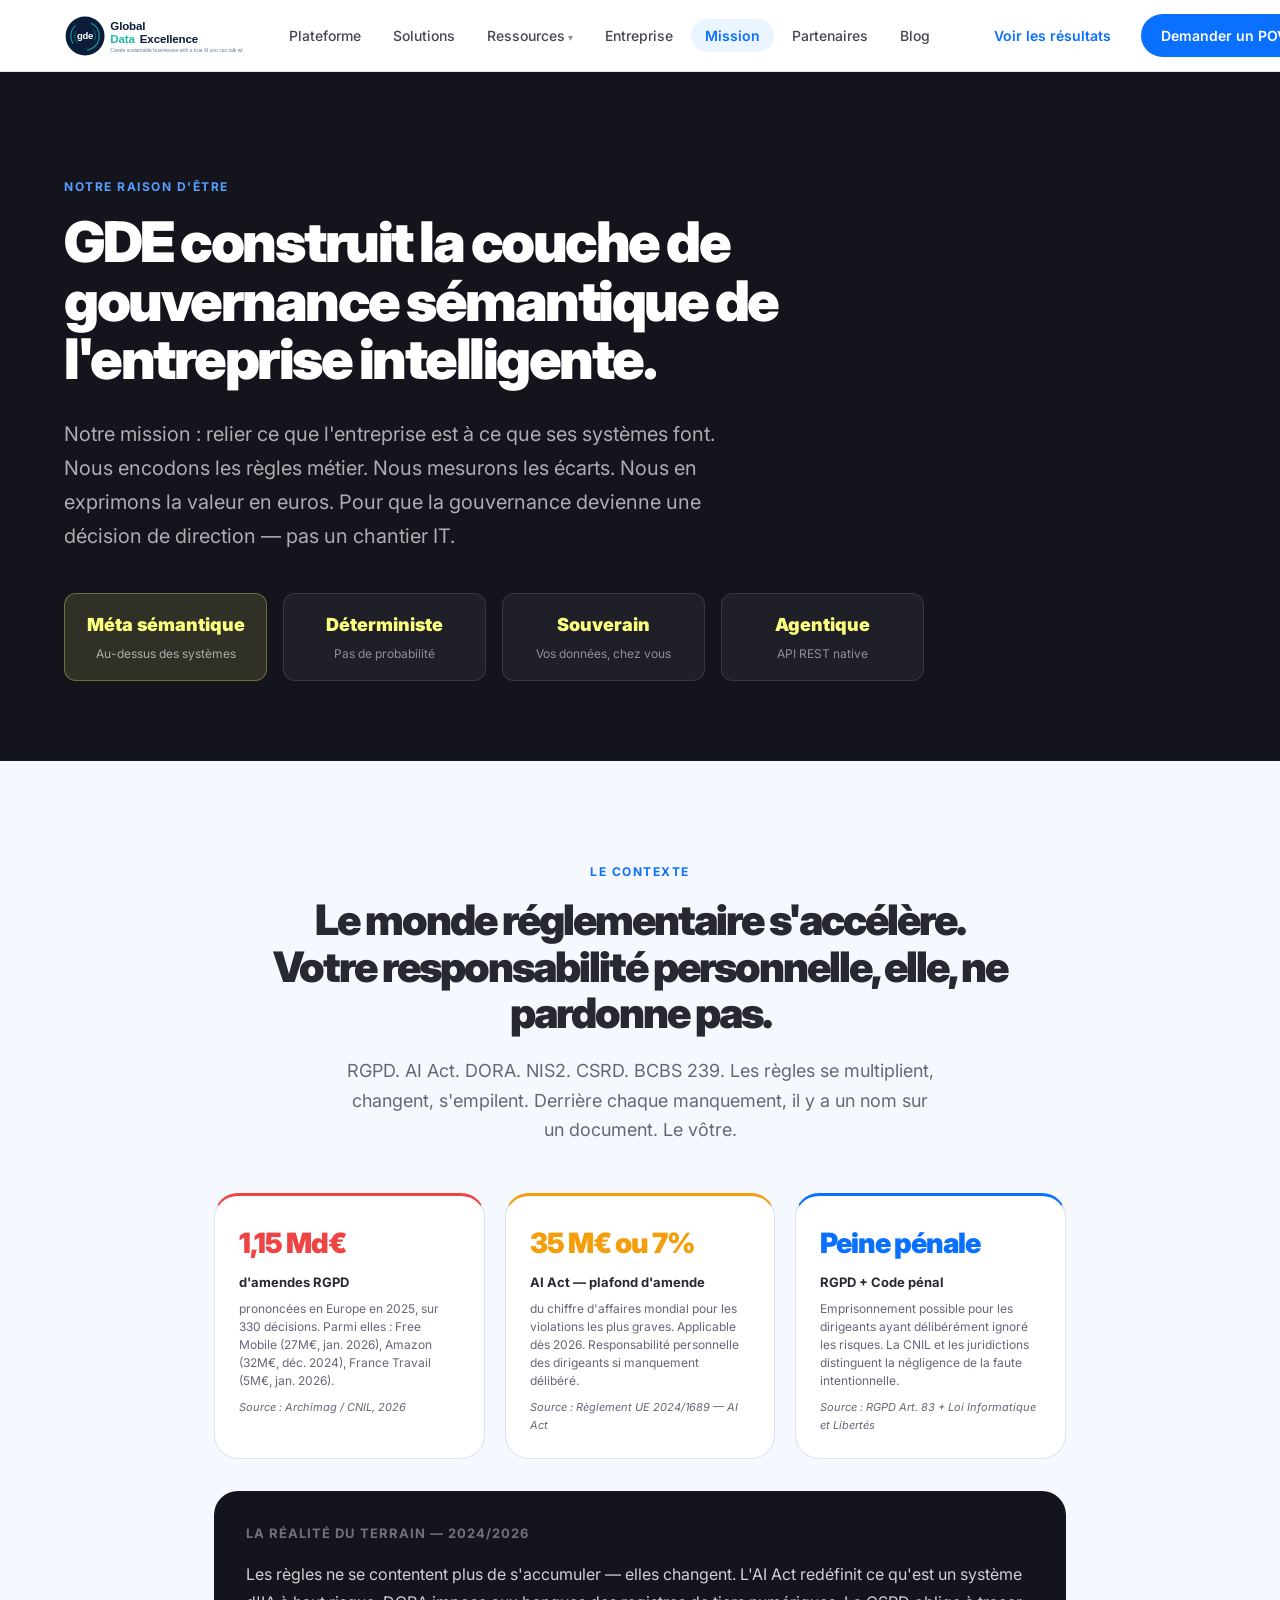
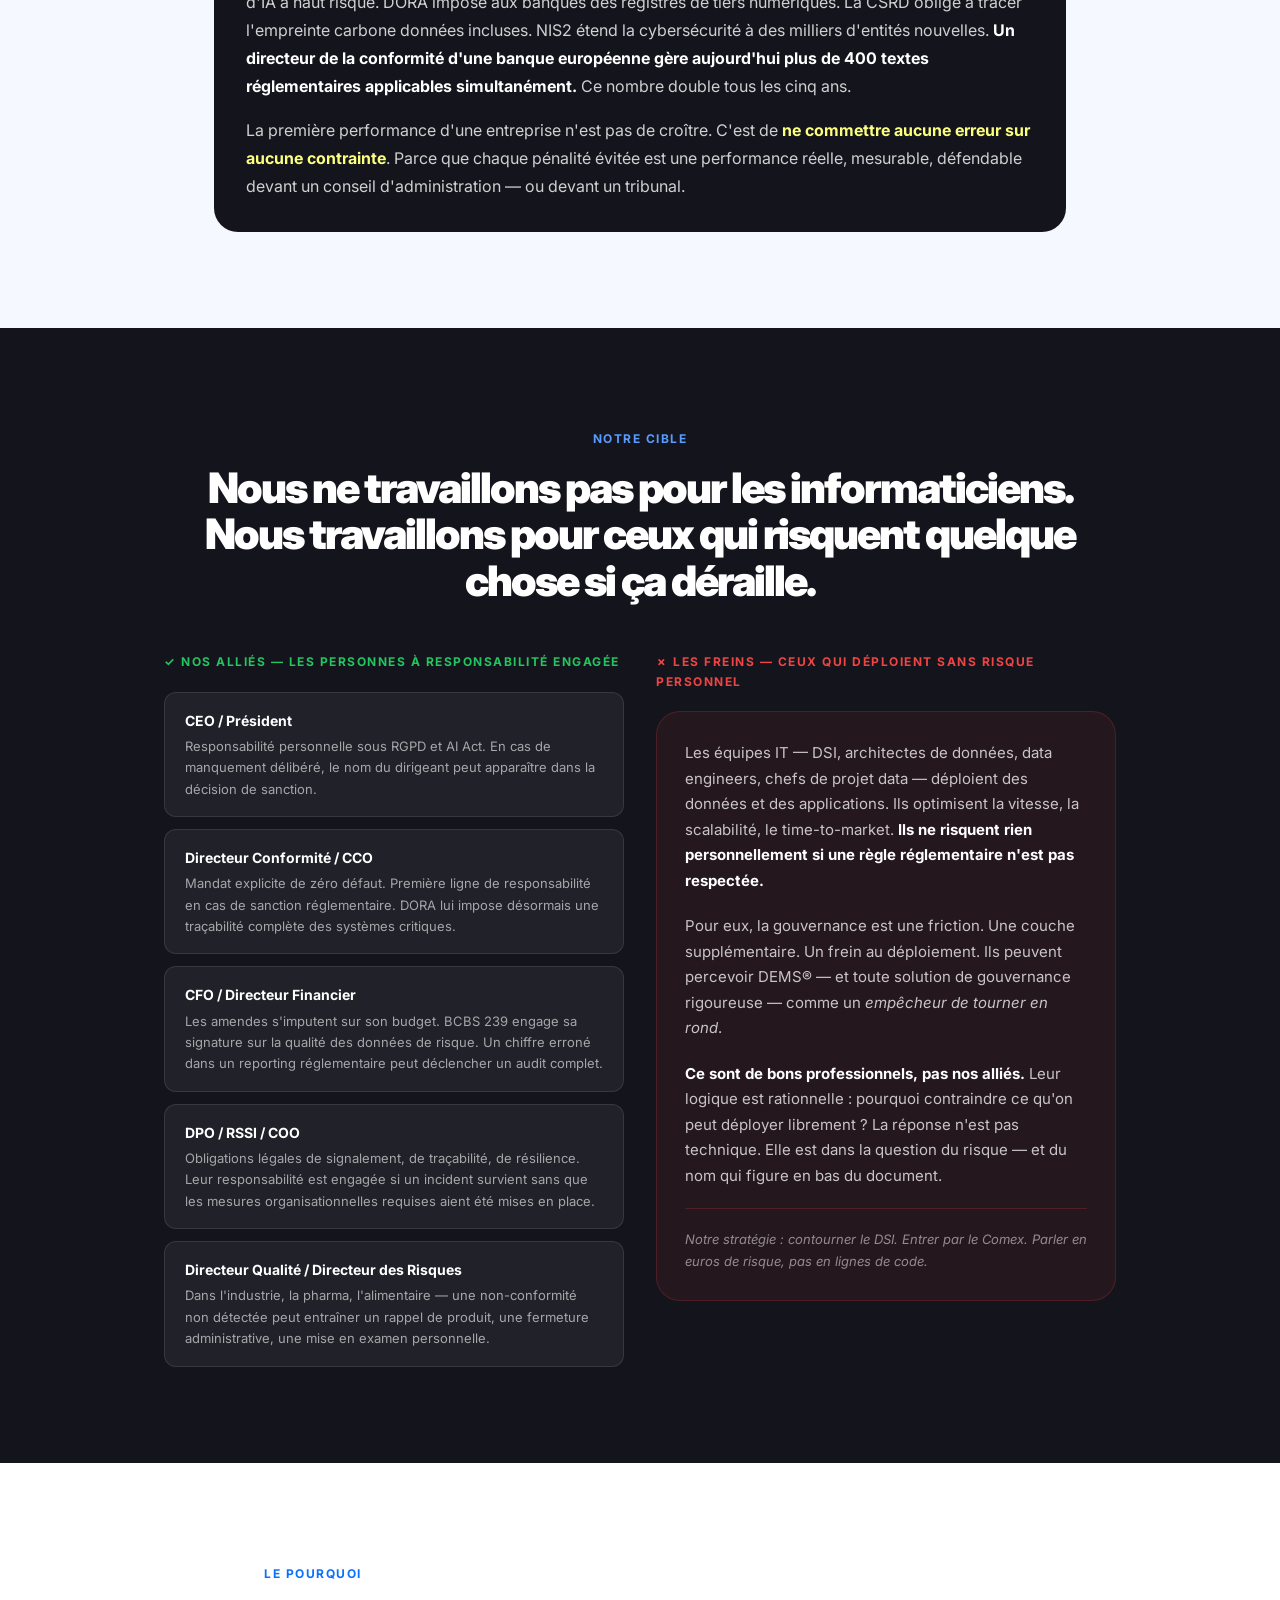
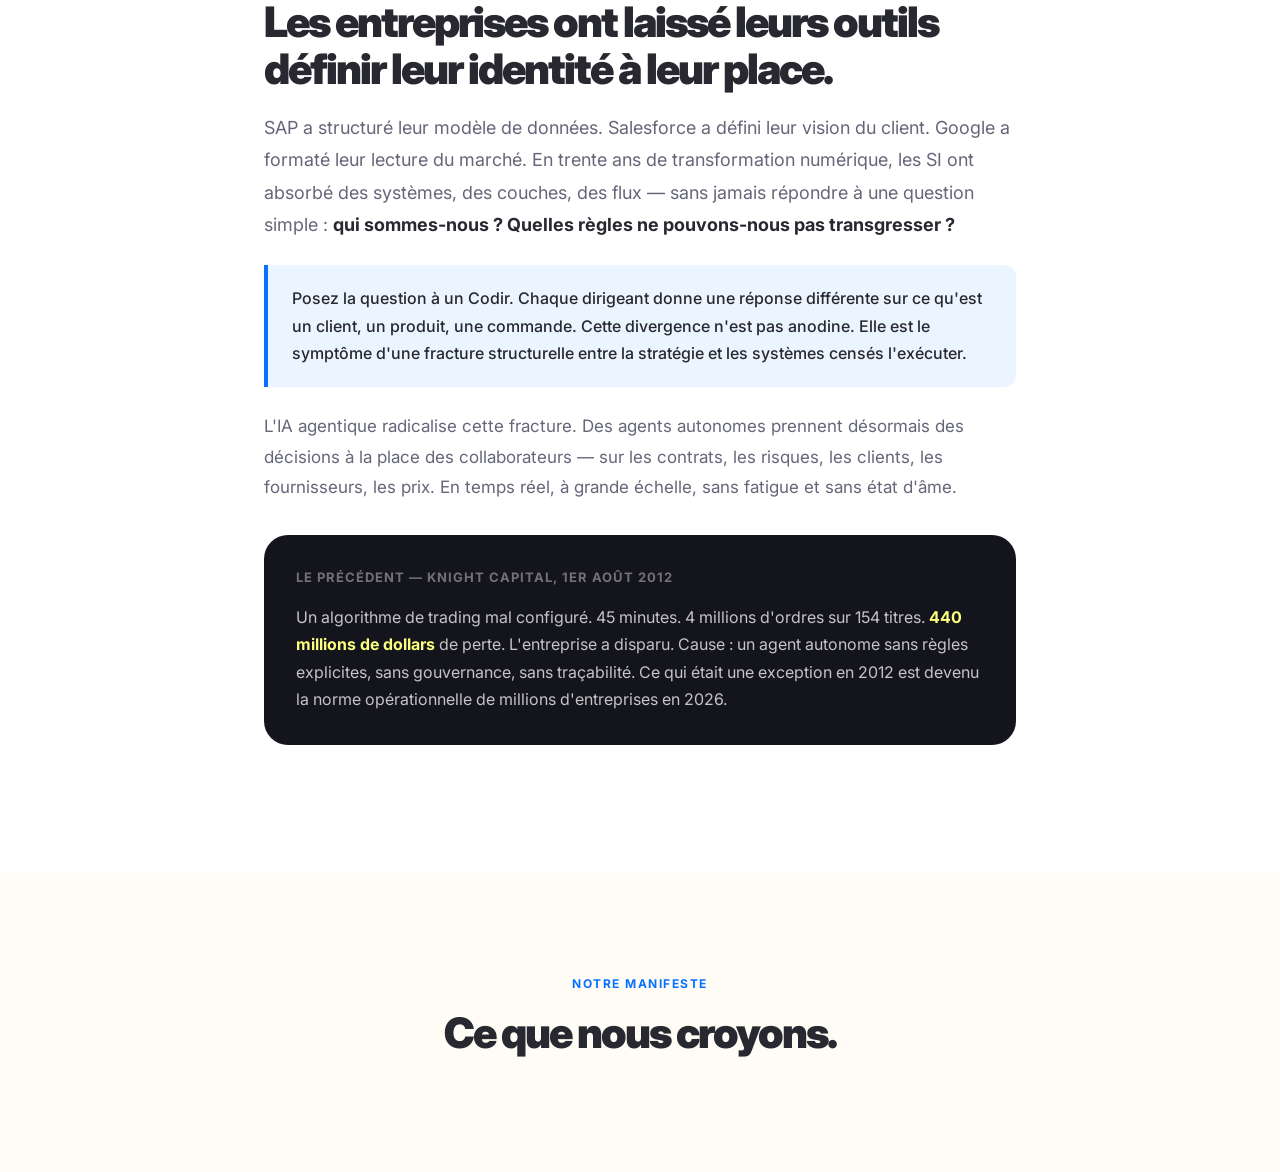
<file: mission.html>
<!DOCTYPE html>
<html lang="fr">
<head>
  <meta charset="UTF-8">
  <meta name="viewport" content="width=device-width, initial-scale=1.0">
  <title>Mission & Vision — GDE</title>
  <meta name="description" content="GDE construit la couche de gouvernance sémantique de l'entreprise intelligente. Notre mission : relier ce que l'entreprise est à ce que ses systèmes font.">
  <style>
/* ============================================================
   SEMANDATA — Design System (inspiré Alan.fr)
   ============================================================ */

@import url('https://fonts.googleapis.com/css2?family=Inter:wght@400;500;600;700;800;900&display=swap');

:root {
  /* Couleurs primaires */
  --c-blue50:  #ebf5ff;
  --c-blue100: #c7deff;
  --c-blue500: #579dff;
  --c-blue700: #0a70ff;
  --c-blue900: #0057d1;

  /* Neutres */
  --c-heading:   #282830;
  --c-paragraph: #464754;
  --c-caption:   #656779;
  --c-white:     #ffffff;
  --c-cream:     #fffcf5;
  --c-grey50:    #f5f8fe;
  --c-grey100:   #ecf1fc;
  --c-grey200:   #dbe2f4;
  --c-grey300:   #c9d1e7;

  /* Accents */
  --c-indigo500: #5c59f3;
  --c-teal500:   #2aa79c;
  --c-yellow:    #fcff7e;
  --c-green:     #22c55e;
  --c-dark:      #14141c;
  --c-hero-bg:   #ede9e1;

  /* Border radius */
  --r-sm:   8px;
  --r-md:   12px;
  --r-lg:   16px;
  --r-xl:   24px;
  --r-2xl:  32px;
  --r-pill: 100px;

  /* Ombres */
  --shadow-sm: 0 1px 3px rgba(0,0,0,0.08), 0 1px 2px rgba(0,0,0,0.05);
  --shadow-md: 0 4px 16px rgba(0,0,0,0.08), 0 2px 4px rgba(0,0,0,0.04);
  --shadow-lg: 0 20px 60px rgba(0,0,0,0.10), 0 4px 16px rgba(0,0,0,0.06);
}

/* ── Reset ── */
*, *::before, *::after { box-sizing: border-box; margin: 0; padding: 0; }
html { scroll-behavior: smooth; }
body {
  font-family: 'Inter', Helvetica, Arial, sans-serif;
  color: var(--c-paragraph);
  background: var(--c-white);
  line-height: 1.65;
  -webkit-font-smoothing: antialiased;
}
a { text-decoration: none; color: inherit; }
img { max-width: 100%; display: block; }

/* ── Navigation ── */
.nav {
  position: sticky; top: 0; z-index: 100;
  height: 72px;
  background: rgba(255,255,255,0.96);
  backdrop-filter: blur(16px);
  -webkit-backdrop-filter: blur(16px);
  border-bottom: 1px solid var(--c-grey200);
  display: flex; align-items: center;
}
.nav-inner {
  max-width: 1200px; margin: 0 auto; padding: 0 24px;
  width: 100%;
  display: flex; align-items: center; justify-content: space-between; gap: 32px;
}
.nav-logo {
  display: flex; align-items: center;
  flex-shrink: 0; line-height: 0;
}
/* logo-mark replaced by SVG image */
.nav-links {
  display: flex; align-items: center; gap: 4px;
  list-style: none; flex: 1; justify-content: center;
}
.nav-links a {
  padding: 8px 14px; border-radius: var(--r-pill);
  font-size: 14px; font-weight: 500; color: var(--c-paragraph);
  transition: all 0.15s ease;
  white-space: nowrap;
}
.nav-links a:hover { background: var(--c-grey100); color: var(--c-heading); }
.nav-links a.active { background: var(--c-blue50); color: var(--c-blue700); font-weight: 600; }
/* ── Méga-menu Ressources ── */
.nav-dropdown { position: relative; }
.nav-dropdown > a::after { content: ' ▾'; font-size: 10px; opacity: 0.6; }
.nav-mega-menu {
  display: none;
  position: absolute; top: calc(100% + 12px); left: 50%;
  transform: translateX(-50%);
  background: #ffffff !important;
  border: 1px solid #e2e8f0;
  border-radius: 16px;
  box-shadow: 0 8px 32px rgba(0,0,0,0.12), 0 2px 8px rgba(0,0,0,0.06);
  width: 680px; padding: 24px; z-index: 500;
  grid-template-columns: 1fr 1fr 1fr; gap: 0;
}
.nav-mega-menu.open { display: grid; }
.mega-col { padding: 0 16px; }
.mega-col + .mega-col { border-left: 1px solid var(--c-grey200); }
.mega-col-title {
  font-size: 11px; font-weight: 800; text-transform: uppercase;
  letter-spacing: 1.2px; color: var(--c-blue700);
  padding: 0 0 10px; margin-bottom: 4px;
  border-bottom: 2px solid var(--c-blue100);
}
.mega-col a {
  display: flex; align-items: flex-start; gap: 8px;
  padding: 9px 8px; border-radius: var(--r-md);
  font-size: 13px; font-weight: 500; color: var(--c-paragraph);
  transition: all 0.15s ease; line-height: 1.35; text-decoration: none;
}
.mega-col a:hover { background: var(--c-blue50); color: var(--c-blue700); }
.mega-col a .mi { font-size: 15px; flex-shrink: 0; margin-top: 1px; }
.mega-col a .ml { display: flex; flex-direction: column; }
.mega-col a .ml strong { font-weight: 700; color: var(--c-heading); font-size: 13px; }
.mega-col a .ml span { font-size: 11px; color: var(--c-caption); margin-top: 1px; }
@media (max-width: 768px) { .nav-mega-menu { display: none !important; } }

.nav-cta { display: flex; align-items: center; gap: 12px; flex-shrink: 0; }

/* ── Boutons ── */
.btn {
  display: inline-flex; align-items: center; gap: 8px;
  padding: 12px 24px; border-radius: var(--r-pill);
  font-size: 15px; font-weight: 600; border: none; cursor: pointer;
  transition: all 0.15s ease; text-decoration: none; white-space: nowrap;
}
.btn-primary {
  background: var(--c-blue700); color: white;
}
.btn-primary:hover {
  background: var(--c-blue900);
  transform: translateY(-1px);
  box-shadow: 0 4px 20px rgba(10,112,255,0.35);
}
.btn-secondary {
  background: var(--c-grey100); color: var(--c-heading);
}
.btn-secondary:hover { background: var(--c-grey200); }
.btn-ghost { background: transparent; color: var(--c-blue700); }
.btn-ghost:hover { background: var(--c-blue50); }
.btn-lg { padding: 16px 32px; font-size: 16px; }
.btn-white { background: white; color: var(--c-blue700); }
.btn-white:hover { background: var(--c-blue50); transform: translateY(-1px); box-shadow: 0 4px 20px rgba(0,0,0,0.15); }
.btn-outline-white {
  background: transparent; color: white;
  border: 2px solid rgba(255,255,255,0.4);
}
.btn-outline-white:hover { background: rgba(255,255,255,0.1); border-color: white; }

/* ── Layout ── */
.container { max-width: 1200px; margin: 0 auto; padding: 0 24px; }
.section { padding: 96px 0; }
.section-sm { padding: 64px 0; }
.section-label {
  display: inline-block;
  font-size: 12px; font-weight: 700; letter-spacing: 1.5px;
  text-transform: uppercase; color: var(--c-blue700);
  margin-bottom: 16px;
}
.section-label-light { color: var(--c-blue500); }
.section-title {
  font-size: 42px; font-weight: 900; letter-spacing: -2px;
  color: var(--c-heading); line-height: 1.1;
  margin-bottom: 20px;
}
.section-title-white { color: white; }
.section-subtitle {
  font-size: 18px; color: var(--c-caption); line-height: 1.65;
  max-width: 600px;
}
.section-subtitle-white { color: rgba(255,255,255,0.75); }
.text-center { text-align: center; }
.text-center .section-subtitle { margin: 0 auto; }

/* ── Hero ── */
.hero {
  background: var(--c-hero-bg);
  background-image: radial-gradient(circle at 1px 1px, rgba(10,112,255,0.07) 1px, transparent 0);
  background-size: 32px 32px;
  padding: 100px 0 80px;
  overflow: hidden;
}
.hero-inner {
  max-width: 1200px; margin: 0 auto; padding: 0 24px;
  display: grid; grid-template-columns: 1fr 1fr; gap: 64px; align-items: center;
}
.hero-badge {
  display: inline-flex; align-items: center; gap: 8px;
  background: white; border: 1px solid var(--c-grey200);
  border-radius: var(--r-pill); padding: 6px 14px;
  font-size: 13px; font-weight: 600; color: var(--c-heading);
  margin-bottom: 28px; box-shadow: var(--shadow-sm);
}
.hero-badge .dot { width: 8px; height: 8px; border-radius: 50%; background: var(--c-green); }
.hero h1 {
  font-size: 56px; font-weight: 900; letter-spacing: -2.5px;
  color: var(--c-heading); line-height: 1.05; margin-bottom: 24px;
}
.hero-sub {
  font-size: 18px; color: var(--c-caption); line-height: 1.7; margin-bottom: 36px;
}
.hero-actions { display: flex; gap: 12px; flex-wrap: wrap; margin-bottom: 40px; }
.hero-stats {
  display: flex; gap: 32px; padding-top: 32px;
  border-top: 1px solid var(--c-grey200);
}
.hero-stat-val {
  font-size: 28px; font-weight: 900; color: var(--c-heading);
  letter-spacing: -1px; line-height: 1;
}
.hero-stat-label { font-size: 13px; color: var(--c-caption); margin-top: 4px; }

/* ── Dashboard mockup ── */
.dashboard-mockup {
  background: white; border-radius: var(--r-xl); box-shadow: var(--shadow-lg);
  overflow: hidden; border: 1px solid var(--c-grey200);
  position: relative;
}
.mockup-topbar {
  background: var(--c-grey50); padding: 12px 16px;
  display: flex; align-items: center; gap: 10px;
  border-bottom: 1px solid var(--c-grey200);
}
.mockup-dots { display: flex; gap: 6px; }
.dot-red { width: 12px; height: 12px; border-radius: 50%; background: #ff5f57; }
.dot-orange { width: 12px; height: 12px; border-radius: 50%; background: #febc2e; }
.dot-green { width: 12px; height: 12px; border-radius: 50%; background: #28c840; }
.mockup-title { font-size: 12px; font-weight: 600; color: var(--c-caption); flex: 1; text-align: center; }
.mockup-body { padding: 20px; }
.kpi-grid { display: grid; grid-template-columns: 1fr 1fr; gap: 12px; margin-bottom: 20px; }
.kpi-card {
  background: var(--c-grey50); border-radius: var(--r-md);
  padding: 14px; border: 1px solid var(--c-grey200);
}
.kpi-label { font-size: 11px; font-weight: 600; color: var(--c-caption); text-transform: uppercase; letter-spacing: 0.5px; margin-bottom: 6px; }
.kpi-value { font-size: 22px; font-weight: 900; color: var(--c-heading); letter-spacing: -0.5px; }
.kpi-trend { font-size: 12px; font-weight: 600; color: var(--c-green); margin-top: 2px; }
.chart-area { background: var(--c-grey50); border-radius: var(--r-md); padding: 16px; border: 1px solid var(--c-grey200); }
.chart-label { font-size: 11px; font-weight: 600; color: var(--c-caption); margin-bottom: 12px; }
.bars { display: flex; align-items: flex-end; gap: 4px; height: 60px; }
.bar { flex: 1; background: var(--c-blue700); border-radius: 3px 3px 0 0; opacity: 0.7; }
.bar.active { opacity: 1; background: var(--c-blue700); }
.bar.low { background: #ff6b6b; }

/* ── Logos strip ── */
.logos-strip {
  padding: 32px 0;
  border-top: 1px solid var(--c-grey200);
  border-bottom: 1px solid var(--c-grey200);
  background: var(--c-white);
}
.logos-label {
  font-size: 12px; font-weight: 700; text-transform: uppercase;
  letter-spacing: 1.5px; color: var(--c-caption); text-align: center; margin-bottom: 24px;
}
.logos-row {
  display: flex; align-items: center; justify-content: center;
  gap: 48px; flex-wrap: wrap;
}
.logo-pill {
  background: var(--c-grey50); border: 1px solid var(--c-grey200);
  border-radius: var(--r-pill); padding: 10px 24px;
  font-size: 13px; font-weight: 700; color: var(--c-grey300); letter-spacing: 0.5px;
}

/* ── Problem section ── */
.section-dark {
  background: var(--c-dark);
  padding: 96px 0;
}
.stat-cards { display: grid; grid-template-columns: repeat(3, 1fr); gap: 24px; margin-top: 48px; }
.stat-card {
  background: rgba(255,255,255,0.05); border: 1px solid rgba(255,255,255,0.1);
  border-radius: var(--r-xl); padding: 36px 28px;
}
.stat-number {
  font-size: 52px; font-weight: 900; color: var(--c-yellow);
  letter-spacing: -2px; line-height: 1; margin-bottom: 12px;
}
.stat-title { font-size: 16px; font-weight: 700; color: white; margin-bottom: 8px; }
.stat-desc { font-size: 14px; color: rgba(255,255,255,0.6); line-height: 1.6; }
.stat-source { font-size: 11px; color: rgba(255,255,255,0.35); margin-top: 12px; }

/* ── Solution section ── */
.solution-grid {
  display: grid; grid-template-columns: 1fr 1fr; gap: 48px; align-items: center; margin-top: 48px;
}
.ber-panel {
  background: white; border-radius: var(--r-xl); padding: 28px;
  box-shadow: var(--shadow-md); border: 1px solid var(--c-grey200);
}
.ber-panel-title { font-size: 13px; font-weight: 700; color: var(--c-caption); text-transform: uppercase; letter-spacing: 1px; margin-bottom: 16px; }
.ber-rule {
  display: flex; align-items: flex-start; gap: 12px;
  padding: 14px; background: var(--c-grey50); border-radius: var(--r-md);
  border: 1px solid var(--c-grey200); margin-bottom: 10px;
}
.ber-icon { font-size: 20px; flex-shrink: 0; }
.ber-rule-title { font-size: 13px; font-weight: 700; color: var(--c-heading); margin-bottom: 3px; }
.ber-rule-text { font-size: 12px; color: var(--c-caption); line-height: 1.5; }
.code-block {
  background: #14141c; border-radius: var(--r-md); padding: 16px;
  font-family: 'Courier New', monospace; font-size: 12px; margin-top: 16px;
  border: 1px solid rgba(255,255,255,0.08);
}
.code-comment { color: #6b7280; }
.code-get { color: #60a5fa; }
.code-string { color: #86efac; }
.code-key { color: #c084fc; }
.code-val { color: #fde68a; }
.code-bool { color: #34d399; }

/* ── Modules grid ── */
.modules-grid {
  display: grid; grid-template-columns: repeat(3, 1fr); gap: 20px; margin-top: 48px;
}
.module-card {
  background: white; border: 1px solid var(--c-grey200);
  border-radius: var(--r-xl); padding: 28px;
  transition: all 0.2s ease; box-shadow: var(--shadow-sm);
}
.module-card:hover { box-shadow: var(--shadow-lg); transform: translateY(-2px); }
.module-icon {
  width: 48px; height: 48px; border-radius: var(--r-md);
  display: flex; align-items: center; justify-content: center;
  font-size: 24px; margin-bottom: 16px;
}
.module-icon.blue { background: var(--c-blue50); }
.module-icon.indigo { background: #ede9ff; }
.module-icon.green { background: #dcfce7; }
.module-icon.teal { background: #ccfbf1; }
.module-icon.orange { background: #fff7ed; }
.module-icon.violet { background: #faf5ff; }
.module-name { font-size: 17px; font-weight: 800; color: var(--c-heading); margin-bottom: 8px; letter-spacing: -0.3px; }
.module-desc { font-size: 14px; color: var(--c-caption); line-height: 1.6; }
.module-tag {
  display: inline-block; margin-top: 12px;
  font-size: 11px; font-weight: 700; padding: 3px 10px;
  border-radius: var(--r-pill); background: var(--c-blue50); color: var(--c-blue700);
  letter-spacing: 0.3px;
}

/* ── ROI section ── */
.section-blue { background: var(--c-blue700); padding: 96px 0; }
.roi-grid { display: grid; grid-template-columns: repeat(3, 1fr); gap: 24px; margin-top: 48px; }
.roi-card {
  background: rgba(255,255,255,0.12); border: 1px solid rgba(255,255,255,0.2);
  border-radius: var(--r-xl); padding: 36px 28px; text-align: center;
}
.roi-number {
  font-size: 48px; font-weight: 900; color: var(--c-yellow);
  letter-spacing: -2px; line-height: 1; margin-bottom: 12px;
}
.roi-title { font-size: 15px; font-weight: 700; color: white; margin-bottom: 8px; }
.roi-desc { font-size: 13px; color: rgba(255,255,255,0.65); line-height: 1.6; }

/* ── Feature sections ── */
.feature-grid {
  display: grid; grid-template-columns: 1fr 1fr; gap: 64px; align-items: center;
}
.feature-list { list-style: none; margin-top: 24px; }
.feature-list li {
  display: flex; align-items: flex-start; gap: 12px;
  padding: 12px 0; border-bottom: 1px solid var(--c-grey200);
  font-size: 15px; color: var(--c-paragraph);
}
.feature-list li:last-child { border-bottom: none; }
.feature-check { color: var(--c-blue700); font-size: 18px; flex-shrink: 0; margin-top: 2px; }
.conformity-panel {
  background: var(--c-grey50); border-radius: var(--r-xl); padding: 28px;
  border: 1px solid var(--c-grey200);
}
.conformity-header { display: flex; justify-content: space-between; align-items: center; margin-bottom: 20px; }
.conformity-score { font-size: 42px; font-weight: 900; color: var(--c-heading); letter-spacing: -2px; }
.conformity-label { font-size: 12px; font-weight: 600; color: var(--c-caption); }
.conf-bar-row { margin-bottom: 12px; }
.conf-bar-label { display: flex; justify-content: space-between; font-size: 13px; margin-bottom: 6px; }
.conf-bar-label span:first-child { font-weight: 600; color: var(--c-heading); }
.conf-bar-label span:last-child { font-weight: 700; color: var(--c-blue700); }
.conf-bar-track { height: 8px; background: var(--c-grey200); border-radius: 4px; overflow: hidden; }
.conf-bar-fill { height: 100%; border-radius: 4px; background: var(--c-blue700); }
.conf-bar-fill.good { background: var(--c-green); }
.conf-bar-fill.warn { background: #f59e0b; }
.kvi-highlight {
  margin-top: 20px; padding: 16px;
  background: white; border-radius: var(--r-md);
  border: 1px solid var(--c-grey200); display: flex; align-items: center; gap: 14px;
}
.kvi-icon { font-size: 28px; }
.kvi-val { font-size: 24px; font-weight: 900; color: var(--c-green); letter-spacing: -1px; }
.kvi-lbl { font-size: 12px; color: var(--c-caption); }

/* ── Integrations ── */
.integration-list { display: grid; grid-template-columns: 1fr 1fr; gap: 12px; margin-top: 24px; }
.integration-item {
  display: flex; align-items: center; gap: 12px;
  padding: 14px 16px; background: white;
  border: 1px solid var(--c-grey200); border-radius: var(--r-md);
  font-size: 14px; font-weight: 600; color: var(--c-heading);
  box-shadow: var(--shadow-sm);
}
.integration-icon { font-size: 22px; }

/* ── Testimonials ── */
.testimonials-grid { display: grid; grid-template-columns: repeat(3, 1fr); gap: 24px; margin-top: 48px; }
.testimonial-card {
  background: white; border: 1px solid var(--c-grey200);
  border-radius: var(--r-xl); padding: 32px;
  box-shadow: var(--shadow-md); display: flex; flex-direction: column;
}
.testimonial-quote {
  font-size: 15px; color: var(--c-paragraph); line-height: 1.7;
  font-style: italic; flex: 1; margin-bottom: 24px;
}
.testimonial-quote::before { content: '"'; font-size: 48px; color: var(--c-blue700); line-height: 0.5; display: block; margin-bottom: 16px; font-style: normal; }
.testimonial-author { border-top: 1px solid var(--c-grey200); padding-top: 16px; }
.testimonial-name { font-size: 14px; font-weight: 700; color: var(--c-heading); }
.testimonial-role { font-size: 13px; color: var(--c-caption); }
.testimonial-metric {
  display: inline-block; margin-top: 10px;
  background: var(--c-blue50); color: var(--c-blue700);
  font-size: 13px; font-weight: 800; padding: 4px 12px;
  border-radius: var(--r-pill);
}

/* ── Why Now ── */
.why-grid { display: grid; grid-template-columns: 1fr 1fr; gap: 20px; margin-top: 48px; }
.why-card {
  border-radius: var(--r-xl); padding: 32px;
  border: 1px solid var(--c-grey200); background: white;
  box-shadow: var(--shadow-sm);
}
.why-card.highlight { background: var(--c-blue700); border-color: var(--c-blue700); }
.why-number { font-size: 40px; font-weight: 900; letter-spacing: -1px; color: var(--c-grey200); margin-bottom: 16px; }
.why-card.highlight .why-number { color: rgba(255,255,255,0.3); }
.why-title { font-size: 20px; font-weight: 800; color: var(--c-heading); margin-bottom: 10px; letter-spacing: -0.5px; }
.why-card.highlight .why-title { color: white; }
.why-text { font-size: 14px; color: var(--c-caption); line-height: 1.65; }
.why-card.highlight .why-text { color: rgba(255,255,255,0.75); }
.why-badge {
  display: inline-block; margin-top: 14px;
  background: var(--c-yellow); color: var(--c-dark);
  font-size: 11px; font-weight: 800; padding: 4px 12px;
  border-radius: var(--r-pill); letter-spacing: 0.3px;
}

/* ── Editions/Versions ── */
.editions-grid { display: grid; grid-template-columns: repeat(3, 1fr); gap: 24px; margin-top: 48px; }
.edition-card {
  background: white; border: 1px solid var(--c-grey200);
  border-radius: var(--r-xl); padding: 32px;
  display: flex; flex-direction: column;
  box-shadow: var(--shadow-sm); position: relative; overflow: hidden;
}
.edition-card.featured {
  border-color: var(--c-blue700);
  box-shadow: 0 0 0 2px var(--c-blue700), var(--shadow-lg);
}
.edition-badge {
  position: absolute; top: 16px; right: 16px;
  background: var(--c-blue700); color: white;
  font-size: 11px; font-weight: 700; padding: 3px 10px;
  border-radius: var(--r-pill); letter-spacing: 0.3px;
}
.edition-name { font-size: 22px; font-weight: 900; color: var(--c-heading); margin-bottom: 8px; letter-spacing: -0.5px; }
.edition-tagline { font-size: 14px; color: var(--c-caption); margin-bottom: 24px; line-height: 1.6; }
.edition-features { list-style: none; flex: 1; }
.edition-features li {
  display: flex; align-items: flex-start; gap: 10px;
  font-size: 14px; color: var(--c-paragraph); padding: 8px 0;
  border-bottom: 1px solid var(--c-grey100);
}
.edition-features li:last-child { border-bottom: none; }
.ef-check { color: var(--c-blue700); font-weight: 700; flex-shrink: 0; }
.edition-cta { margin-top: 24px; }
.edition-cta .btn { width: 100%; justify-content: center; }

/* ── CTA Banner ── */
.cta-banner { background: var(--c-cream); padding: 96px 0; text-align: center; }
.cta-banner h2 { font-size: 46px; font-weight: 900; color: var(--c-heading); letter-spacing: -2px; margin-bottom: 16px; }
.cta-banner p { font-size: 18px; color: var(--c-caption); max-width: 560px; margin: 0 auto 36px; }
.cta-actions { display: flex; gap: 12px; justify-content: center; flex-wrap: wrap; }

/* ── Footer ── */
.footer {
  background: var(--c-dark); padding: 64px 0 32px;
}
.footer-grid {
  display: grid; grid-template-columns: 2fr 1fr 1fr 1fr 1fr;
  gap: 40px; padding-bottom: 48px;
  border-bottom: 1px solid rgba(255,255,255,0.1);
}
.footer-brand { font-size: 20px; font-weight: 800; color: white; margin-bottom: 12px; }
.footer-tagline { font-size: 13px; color: rgba(255,255,255,0.5); line-height: 1.65; }
.footer-col-title { font-size: 12px; font-weight: 700; text-transform: uppercase; letter-spacing: 1px; color: rgba(255,255,255,0.4); margin-bottom: 16px; }
.footer-links { list-style: none; }
.footer-links li { margin-bottom: 10px; }
.footer-links a { font-size: 14px; color: rgba(255,255,255,0.6); transition: color 0.15s; }
.footer-links a:hover { color: white; }
.footer-bottom {
  padding-top: 28px;
  display: flex; justify-content: space-between; align-items: flex-start;
  gap: 16px; flex-wrap: wrap;
}
.footer-copy { font-size: 12px; color: rgba(255,255,255,0.3); line-height: 1.8; }
.footer-ip { font-size: 11px; color: rgba(255,255,255,0.2); margin-top: 6px; }

/* ── Page hero (sous-pages) ── */
.page-hero {
  background: var(--c-hero-bg);
  background-image: radial-gradient(circle at 1px 1px, rgba(10,112,255,0.07) 1px, transparent 0);
  background-size: 32px 32px;
  padding: 80px 0;
}
.page-hero .section-label { margin-bottom: 12px; }
.page-hero h1 { font-size: 48px; font-weight: 900; letter-spacing: -2px; color: var(--c-heading); line-height: 1.05; margin-bottom: 20px; }
.page-hero p { font-size: 18px; color: var(--c-caption); max-width: 640px; line-height: 1.7; }

/* ── Team cards ── */
.team-grid { display: grid; grid-template-columns: repeat(3, 1fr); gap: 24px; margin-top: 48px; }
.team-card {
  background: white; border: 1px solid var(--c-grey200);
  border-radius: var(--r-xl); padding: 28px;
  box-shadow: var(--shadow-sm);
}
.team-avatar {
  width: 60px; height: 60px; border-radius: 50%;
  background: var(--c-blue700);
  display: flex; align-items: center; justify-content: center;
  font-size: 22px; font-weight: 900; color: white;
  margin-bottom: 16px; letter-spacing: -1px;
}
.team-name { font-size: 17px; font-weight: 800; color: var(--c-heading); margin-bottom: 4px; }
.team-role { font-size: 13px; font-weight: 600; color: var(--c-blue700); margin-bottom: 10px; }
.team-bio { font-size: 13px; color: var(--c-caption); line-height: 1.6; }

/* ── Timeline ── */
.timeline { position: relative; margin-top: 48px; }
.timeline::before {
  content: ''; position: absolute; left: 120px; top: 0; bottom: 0;
  width: 2px; background: var(--c-grey200);
}
.timeline-item { display: flex; gap: 32px; padding-bottom: 40px; position: relative; }
.timeline-year { width: 88px; flex-shrink: 0; text-align: right; font-size: 13px; font-weight: 700; color: var(--c-blue700); padding-top: 2px; }
.timeline-dot {
  width: 20px; height: 20px; border-radius: 50%;
  background: var(--c-blue700); border: 3px solid white;
  box-shadow: 0 0 0 2px var(--c-blue700);
  flex-shrink: 0; margin-top: 1px; margin-left: -10px; position: relative; z-index: 1;
  left: 10px;
}
.timeline-content { padding-top: 0; }
.timeline-title { font-size: 16px; font-weight: 700; color: var(--c-heading); margin-bottom: 4px; }
.timeline-text { font-size: 14px; color: var(--c-caption); line-height: 1.6; }

/* ── Manifesto ── */
.manifesto-block {
  border-left: 4px solid var(--c-blue700);
  padding: 20px 24px; margin-bottom: 24px;
  background: var(--c-blue50); border-radius: 0 var(--r-md) var(--r-md) 0;
}
.manifesto-block p { font-size: 16px; color: var(--c-heading); line-height: 1.7; font-weight: 500; }

/* ── GTM ── */
.gtm-grid { display: grid; grid-template-columns: 1fr 1fr; gap: 24px; margin-top: 48px; }
.gtm-card {
  background: white; border: 1px solid var(--c-grey200);
  border-radius: var(--r-xl); padding: 28px; box-shadow: var(--shadow-sm);
}
.gtm-icon { font-size: 32px; margin-bottom: 16px; }
.gtm-title { font-size: 18px; font-weight: 800; color: var(--c-heading); margin-bottom: 10px; }
.gtm-text { font-size: 14px; color: var(--c-caption); line-height: 1.65; }
.channel-list { list-style: none; margin-top: 16px; }
.channel-list li {
  display: flex; align-items: center; gap: 10px;
  font-size: 14px; color: var(--c-paragraph); padding: 8px 0;
  border-bottom: 1px solid var(--c-grey100);
}
.channel-list li::before { content: '→'; color: var(--c-blue700); font-weight: 700; }

/* ── Segment cards ── */
.segments-grid { display: grid; grid-template-columns: repeat(4, 1fr); gap: 16px; margin-top: 40px; }
.segment-card {
  background: white; border: 1px solid var(--c-grey200);
  border-radius: var(--r-xl); padding: 24px; text-align: center; box-shadow: var(--shadow-sm);
}
.segment-icon { font-size: 36px; margin-bottom: 12px; }
.segment-name { font-size: 15px; font-weight: 800; color: var(--c-heading); margin-bottom: 6px; }
.segment-desc { font-size: 13px; color: var(--c-caption); line-height: 1.5; }
.segment-reg { font-size: 11px; font-weight: 700; color: var(--c-blue700); margin-top: 10px; }

/* ── POV process ── */
.pov-steps { display: grid; grid-template-columns: repeat(4, 1fr); gap: 16px; margin-top: 40px; }
.pov-step {
  text-align: center; padding: 28px 20px;
  background: white; border: 1px solid var(--c-grey200);
  border-radius: var(--r-xl); position: relative; box-shadow: var(--shadow-sm);
}
.pov-num {
  width: 40px; height: 40px; border-radius: 50%;
  background: var(--c-blue700); color: white;
  font-size: 16px; font-weight: 900;
  display: flex; align-items: center; justify-content: center;
  margin: 0 auto 16px;
}
.pov-week { font-size: 11px; font-weight: 700; color: var(--c-blue700); text-transform: uppercase; letter-spacing: 1px; margin-bottom: 8px; }
.pov-title { font-size: 15px; font-weight: 700; color: var(--c-heading); margin-bottom: 8px; }
.pov-text { font-size: 13px; color: var(--c-caption); line-height: 1.6; }

/* ── Responsive ── */
@media (max-width: 1024px) {
  .hero-inner { grid-template-columns: 1fr; }
  .dashboard-mockup { max-width: 480px; }
  .stat-cards, .roi-grid { grid-template-columns: 1fr 1fr; }
  .modules-grid { grid-template-columns: 1fr 1fr; }
  .testimonials-grid { grid-template-columns: 1fr 1fr; }
  .footer-grid { grid-template-columns: 1fr 1fr 1fr; }
  .segments-grid { grid-template-columns: 1fr 1fr; }
  .pov-steps { grid-template-columns: 1fr 1fr; }
}
@media (max-width: 768px) {
  .nav-links { display: none; }
  .section-title { font-size: 32px; }
  .hero h1 { font-size: 38px; }
  .stat-cards, .modules-grid, .roi-grid, .testimonials-grid, .editions-grid, .why-grid, .solution-grid, .feature-grid, .gtm-grid { grid-template-columns: 1fr; }
  .team-grid { grid-template-columns: 1fr 1fr; }
  .footer-grid { grid-template-columns: 1fr 1fr; }
  .timeline::before { left: 0; }
  .timeline-year { display: none; }
  .segments-grid { grid-template-columns: 1fr 1fr; }
  .pov-steps { grid-template-columns: 1fr 1fr; }
}
</style>
</head>
<body>

<nav class="nav">
  <div class="nav-inner">
    <a href="index.html" class="nav-logo">
      <img src="assets/logo-gde.svg" alt="GDE — Global Data Excellence" style="height:42px;width:auto;">
    </a>
    <ul class="nav-links">
      <li><a href="plateforme.html">Plateforme</a></li>
      <li><a href="solutions.html">Solutions</a></li>
      <li class="nav-dropdown" id="nav-ressources">
      <a href="ressources.html" onclick="toggleMega(event)">Ressources</a>
      <div class="nav-mega-menu">
        <div class="mega-col">
          <div class="mega-col-title">Témoignages</div>
          <a href="ressources.html#temoignage-auto">
            <span class="mi">🚗</span>
            <span class="ml"><strong>Automobile Tier-1</strong><span>3 Mds€ identifiés en 2h de POV</span></span>
          </a>
          <a href="ressources.html#temoignage-agro">
            <span class="mi">🌾</span>
            <span class="ml"><strong>Agro-alimentaire</strong><span>100% traçabilité supply chain — 8 sem.</span></span>
          </a>
          <a href="ressources.html#temoignage-industrie">
            <span class="mi">🏗️</span>
            <span class="ml"><strong>Industrie Matériaux</strong><span>127M€ économisés — 47 usines</span></span>
          </a>
        </div>
        <div class="mega-col">
          <div class="mega-col-title">Analystes</div>
          <a href="ressources.html#insight-mit">
            <span class="mi">🎓</span>
            <span class="ml"><strong>MIT CISR — Mai 2026</strong><span>Semantic Layer : la preuve empirique</span></span>
          </a>
          <a href="ressources.html#insight-gartner">
            <span class="mi">📊</span>
            <span class="ml"><strong>Gartner Research</strong><span>40% projets agentiques abandonnés d'ici 2027</span></span>
          </a>
          <a href="ressources.html#insight-reglementaire">
            <span class="mi">⚖️</span>
            <span class="ml"><strong>Paysage réglementaire</strong><span>RGPD · AI Act · DORA · NIS2 · CSRD</span></span>
          </a>
          <a href="ressources.html#insight-incidents">
            <span class="mi">🔴</span>
            <span class="ml"><strong>Incidents de référence</strong><span>Knight Capital, VW, TikTok, Meta…</span></span>
          </a>
        </div>
        <div class="mega-col">
          <div class="mega-col-title">Guides</div>
          <a href="ressources.html#guide-pov">
            <span class="mi">🔍</span>
            <span class="ml"><strong>Guide POV</strong><span>Cadrer votre Proof of Value en 4 semaines</span></span>
          </a>
          <a href="ressources.html#guide-ai-act">
            <span class="mi">📋</span>
            <span class="ml"><strong>Guide Conformité AI Act</strong><span>Ce qu'il faut avant 2027</span></span>
          </a>
          <a href="ressources.html#guide-deploiement">
            <span class="mi">☁️</span>
            <span class="ml"><strong>Guide Déploiement Souverain</strong><span>DEMS® dans votre cloud ou on-premise</span></span>
          </a>
          <a href="ressources.html#guide-kvi">
            <span class="mi">💶</span>
            <span class="ml"><strong>Guide KVI®</strong><span>Valoriser votre risque en euros</span></span>
          </a>
        </div>
      </div>
    </li>
      <li><a href="entreprise.html">Entreprise</a></li>
      <li><a href="mission.html" class="active">Mission</a></li>
      <li><a href="gotomarket.html">Partenaires</a></li>
      <li><a href="blog.html">Blog</a></li>
    </ul>
    <div class="nav-cta">
      <a href="ressources.html" class="btn btn-ghost" style="font-size:14px;padding:10px 18px;">Voir les résultats</a>
      <a href="mailto:contact@globaldataexcellence.com?subject=Demande de POV GDE" class="btn btn-primary" style="font-size:14px;padding:10px 20px;">Demander un POV →</a>
    </div>
  </div>
</nav>

<!-- Hero -->
<section style="background:var(--c-dark);padding:100px 0 80px;">
  <div class="container">
    <span class="section-label section-label-light">Notre raison d'être</span>
    <h1 style="font-size:56px;font-weight:900;letter-spacing:-2.5px;color:white;line-height:1.05;margin-bottom:28px;max-width:800px;">GDE construit la couche de gouvernance sémantique de l'entreprise intelligente.</h1>
    <p style="font-size:20px;color:rgba(255,255,255,0.65);line-height:1.7;max-width:680px;margin-bottom:40px;">Notre mission : relier ce que l'entreprise est à ce que ses systèmes font. Nous encodons les règles métier. Nous mesurons les écarts. Nous en exprimons la valeur en euros. Pour que la gouvernance devienne une décision de direction — pas un chantier IT.</p>
    <div style="display:grid;grid-template-columns:repeat(4,1fr);gap:16px;max-width:860px;">
      <div style="background:rgba(252,255,126,0.12);border:1px solid rgba(252,255,126,0.3);border-radius:var(--r-md);padding:16px;text-align:center;">
        <div style="font-size:18px;font-weight:900;color:var(--c-yellow);">Méta sémantique</div>
        <div style="font-size:12px;color:rgba(255,255,255,0.6);margin-top:4px;">Au-dessus des systèmes</div>
      </div>
      <div style="background:rgba(255,255,255,0.05);border:1px solid rgba(255,255,255,0.1);border-radius:var(--r-md);padding:16px;text-align:center;">
        <div style="font-size:18px;font-weight:900;color:var(--c-yellow);">Déterministe</div>
        <div style="font-size:12px;color:rgba(255,255,255,0.5);margin-top:4px;">Pas de probabilité</div>
      </div>
      <div style="background:rgba(255,255,255,0.05);border:1px solid rgba(255,255,255,0.1);border-radius:var(--r-md);padding:16px;text-align:center;">
        <div style="font-size:18px;font-weight:900;color:var(--c-yellow);">Souverain</div>
        <div style="font-size:12px;color:rgba(255,255,255,0.5);margin-top:4px;">Vos données, chez vous</div>
      </div>
      <div style="background:rgba(255,255,255,0.05);border:1px solid rgba(255,255,255,0.1);border-radius:var(--r-md);padding:16px;text-align:center;">
        <div style="font-size:18px;font-weight:900;color:var(--c-yellow);">Agentique</div>
        <div style="font-size:12px;color:rgba(255,255,255,0.5);margin-top:4px;">API REST native</div>
      </div>
    </div>
  </div>
</section>

<!-- Responsabilité personnelle — section clé -->
<section class="section" style="background:var(--c-grey50);">
  <div class="container" style="max-width:900px;">
    <div class="text-center">
      <span class="section-label">Le contexte</span>
      <h2 class="section-title">Le monde réglementaire s'accélère.<br>Votre responsabilité personnelle, elle, ne pardonne pas.</h2>
      <p class="section-subtitle">RGPD. AI Act. DORA. NIS2. CSRD. BCBS 239. Les règles se multiplient, changent, s'empilent. Derrière chaque manquement, il y a un nom sur un document. Le vôtre.</p>
    </div>
    <div style="display:grid;grid-template-columns:repeat(3,1fr);gap:20px;margin-top:48px;">
      <div style="background:white;border:1px solid var(--c-grey200);border-radius:var(--r-xl);padding:24px;border-top:3px solid #ef4444;">
        <div style="font-size:28px;font-weight:900;color:#ef4444;letter-spacing:-1px;">1,15 Md€</div>
        <div style="font-size:13px;font-weight:700;color:var(--c-heading);margin:6px 0;">d'amendes RGPD</div>
        <div style="font-size:12px;color:var(--c-caption);line-height:1.5;">prononcées en Europe en 2025, sur 330 décisions. Parmi elles : Free Mobile (27M€, jan. 2026), Amazon (32M€, déc. 2024), France Travail (5M€, jan. 2026).</div>
        <div style="font-size:11px;color:var(--c-caption);margin-top:8px;font-style:italic;">Source : Archimag / CNIL, 2026</div>
      </div>
      <div style="background:white;border:1px solid var(--c-grey200);border-radius:var(--r-xl);padding:24px;border-top:3px solid #f59e0b;">
        <div style="font-size:28px;font-weight:900;color:#f59e0b;letter-spacing:-1px;">35 M€ ou 7%</div>
        <div style="font-size:13px;font-weight:700;color:var(--c-heading);margin:6px 0;">AI Act — plafond d'amende</div>
        <div style="font-size:12px;color:var(--c-caption);line-height:1.5;">du chiffre d'affaires mondial pour les violations les plus graves. Applicable dès 2026. Responsabilité personnelle des dirigeants si manquement délibéré.</div>
        <div style="font-size:11px;color:var(--c-caption);margin-top:8px;font-style:italic;">Source : Règlement UE 2024/1689 — AI Act</div>
      </div>
      <div style="background:white;border:1px solid var(--c-grey200);border-radius:var(--r-xl);padding:24px;border-top:3px solid var(--c-blue700);">
        <div style="font-size:28px;font-weight:900;color:var(--c-blue700);letter-spacing:-1px;">Peine pénale</div>
        <div style="font-size:13px;font-weight:700;color:var(--c-heading);margin:6px 0;">RGPD + Code pénal</div>
        <div style="font-size:12px;color:var(--c-caption);line-height:1.5;">Emprisonnement possible pour les dirigeants ayant délibérément ignoré les risques. La CNIL et les juridictions distinguent la négligence de la faute intentionnelle.</div>
        <div style="font-size:11px;color:var(--c-caption);margin-top:8px;font-style:italic;">Source : RGPD Art. 83 + Loi Informatique et Libertés</div>
      </div>
    </div>
    <div style="margin-top:32px;background:var(--c-dark);border-radius:var(--r-xl);padding:32px;">
      <div style="font-size:13px;font-weight:700;color:rgba(255,255,255,0.4);text-transform:uppercase;letter-spacing:1px;margin-bottom:16px;">La réalité du terrain — 2024/2026</div>
      <p style="font-size:16px;color:rgba(255,255,255,0.8);line-height:1.75;margin-bottom:16px;">Les règles ne se contentent plus de s'accumuler — elles changent. L'AI Act redéfinit ce qu'est un système d'IA à haut risque. DORA impose aux banques des registres de tiers numériques. La CSRD oblige à tracer l'empreinte carbone données incluses. NIS2 étend la cybersécurité à des milliers d'entités nouvelles. <strong style="color:white;">Un directeur de la conformité d'une banque européenne gère aujourd'hui plus de 400 textes réglementaires applicables simultanément.</strong> Ce nombre double tous les cinq ans.</p>
      <p style="font-size:16px;color:rgba(255,255,255,0.8);line-height:1.75;">La première performance d'une entreprise n'est pas de croître. C'est de <strong style="color:var(--c-yellow);">ne commettre aucune erreur sur aucune contrainte</strong>. Parce que chaque pénalité évitée est une performance réelle, mesurable, défendable devant un conseil d'administration — ou devant un tribunal.</p>
    </div>
  </div>
</section>

<!-- Pour qui nous travaillons -->
<section class="section" style="background:var(--c-dark);">
  <div class="container" style="max-width:1000px;">
    <div class="text-center">
      <span class="section-label section-label-light">Notre cible</span>
      <h2 class="section-title section-title-white">Nous ne travaillons pas pour les informaticiens. Nous travaillons pour ceux qui risquent quelque chose si ça déraille.</h2>
    </div>
    <div style="display:grid;grid-template-columns:1fr 1fr;gap:32px;margin-top:48px;">
      <!-- Nos alliés -->
      <div>
        <div style="font-size:12px;font-weight:700;color:var(--c-green);text-transform:uppercase;letter-spacing:1.5px;margin-bottom:20px;">✓ Nos alliés — Les personnes à responsabilité engagée</div>
        <div style="display:flex;flex-direction:column;gap:12px;">
          <div style="background:rgba(255,255,255,0.06);border:1px solid rgba(255,255,255,0.1);border-radius:var(--r-md);padding:16px 20px;">
            <div style="font-size:14px;font-weight:700;color:white;margin-bottom:4px;">CEO / Président</div>
            <div style="font-size:13px;color:rgba(255,255,255,0.6);">Responsabilité personnelle sous RGPD et AI Act. En cas de manquement délibéré, le nom du dirigeant peut apparaître dans la décision de sanction.</div>
          </div>
          <div style="background:rgba(255,255,255,0.06);border:1px solid rgba(255,255,255,0.1);border-radius:var(--r-md);padding:16px 20px;">
            <div style="font-size:14px;font-weight:700;color:white;margin-bottom:4px;">Directeur Conformité / CCO</div>
            <div style="font-size:13px;color:rgba(255,255,255,0.6);">Mandat explicite de zéro défaut. Première ligne de responsabilité en cas de sanction réglementaire. DORA lui impose désormais une traçabilité complète des systèmes critiques.</div>
          </div>
          <div style="background:rgba(255,255,255,0.06);border:1px solid rgba(255,255,255,0.1);border-radius:var(--r-md);padding:16px 20px;">
            <div style="font-size:14px;font-weight:700;color:white;margin-bottom:4px;">CFO / Directeur Financier</div>
            <div style="font-size:13px;color:rgba(255,255,255,0.6);">Les amendes s'imputent sur son budget. BCBS 239 engage sa signature sur la qualité des données de risque. Un chiffre erroné dans un reporting réglementaire peut déclencher un audit complet.</div>
          </div>
          <div style="background:rgba(255,255,255,0.06);border:1px solid rgba(255,255,255,0.1);border-radius:var(--r-md);padding:16px 20px;">
            <div style="font-size:14px;font-weight:700;color:white;margin-bottom:4px;">DPO / RSSI / COO</div>
            <div style="font-size:13px;color:rgba(255,255,255,0.6);">Obligations légales de signalement, de traçabilité, de résilience. Leur responsabilité est engagée si un incident survient sans que les mesures organisationnelles requises aient été mises en place.</div>
          </div>
          <div style="background:rgba(255,255,255,0.06);border:1px solid rgba(255,255,255,0.1);border-radius:var(--r-md);padding:16px 20px;">
            <div style="font-size:14px;font-weight:700;color:white;margin-bottom:4px;">Directeur Qualité / Directeur des Risques</div>
            <div style="font-size:13px;color:rgba(255,255,255,0.6);">Dans l'industrie, la pharma, l'alimentaire — une non-conformité non détectée peut entraîner un rappel de produit, une fermeture administrative, une mise en examen personnelle.</div>
          </div>
        </div>
      </div>
      <!-- Les freins -->
      <div>
        <div style="font-size:12px;font-weight:700;color:#ef4444;text-transform:uppercase;letter-spacing:1.5px;margin-bottom:20px;">✗ Les freins — Ceux qui déploient sans risque personnel</div>
        <div style="background:rgba(239,68,68,0.08);border:1px solid rgba(239,68,68,0.2);border-radius:var(--r-xl);padding:28px;">
          <p style="font-size:15px;color:rgba(255,255,255,0.75);line-height:1.7;margin-bottom:20px;">Les équipes IT — DSI, architectes de données, data engineers, chefs de projet data — déploient des données et des applications. Ils optimisent la vitesse, la scalabilité, le time-to-market. <strong style="color:white;">Ils ne risquent rien personnellement si une règle réglementaire n'est pas respectée.</strong></p>
          <p style="font-size:15px;color:rgba(255,255,255,0.75);line-height:1.7;margin-bottom:20px;">Pour eux, la gouvernance est une friction. Une couche supplémentaire. Un frein au déploiement. Ils peuvent percevoir DEMS® — et toute solution de gouvernance rigoureuse — comme un <em>empêcheur de tourner en rond</em>.</p>
          <p style="font-size:15px;color:rgba(255,255,255,0.75);line-height:1.7;"><strong style="color:white;">Ce sont de bons professionnels, pas nos alliés.</strong> Leur logique est rationnelle : pourquoi contraindre ce qu'on peut déployer librement ? La réponse n'est pas technique. Elle est dans la question du risque — et du nom qui figure en bas du document.</p>
          <div style="margin-top:20px;padding-top:20px;border-top:1px solid rgba(239,68,68,0.2);font-size:13px;color:rgba(255,255,255,0.5);font-style:italic;">Notre stratégie : contourner le DSI. Entrer par le Comex. Parler en euros de risque, pas en lignes de code.</div>
        </div>
      </div>
    </div>
  </div>
</section>

<!-- Le problème fondamental -->
<section class="section">
  <div class="container" style="max-width:800px;">
    <span class="section-label">Le pourquoi</span>
    <h2 class="section-title">Les entreprises ont laissé leurs outils définir leur identité à leur place.</h2>
    <p style="font-size:18px;color:var(--c-caption);line-height:1.8;margin-bottom:24px;">SAP a structuré leur modèle de données. Salesforce a défini leur vision du client. Google a formaté leur lecture du marché. En trente ans de transformation numérique, les SI ont absorbé des systèmes, des couches, des flux — sans jamais répondre à une question simple : <strong style="color:var(--c-heading);">qui sommes-nous ? Quelles règles ne pouvons-nous pas transgresser ?</strong></p>
    <div class="manifesto-block">
      <p>Posez la question à un Codir. Chaque dirigeant donne une réponse différente sur ce qu'est un client, un produit, une commande. Cette divergence n'est pas anodine. Elle est le symptôme d'une fracture structurelle entre la stratégie et les systèmes censés l'exécuter.</p>
    </div>
    <p style="font-size:17px;color:var(--c-caption);line-height:1.8;margin-bottom:24px;">L'IA agentique radicalise cette fracture. Des agents autonomes prennent désormais des décisions à la place des collaborateurs — sur les contrats, les risques, les clients, les fournisseurs, les prix. En temps réel, à grande échelle, sans fatigue et sans état d'âme.</p>
    <div style="background:var(--c-dark);border-radius:var(--r-xl);padding:32px;margin:32px 0;">
      <div style="font-size:13px;font-weight:700;color:rgba(255,255,255,0.4);text-transform:uppercase;letter-spacing:1px;margin-bottom:16px;">Le précédent — Knight Capital, 1er août 2012</div>
      <p style="font-size:16px;color:rgba(255,255,255,0.75);line-height:1.7;">Un algorithme de trading mal configuré. 45 minutes. 4 millions d'ordres sur 154 titres. <span style="color:var(--c-yellow);font-weight:700;">440 millions de dollars</span> de perte. L'entreprise a disparu. Cause : un agent autonome sans règles explicites, sans gouvernance, sans traçabilité. Ce qui était une exception en 2012 est devenu la norme opérationnelle de millions d'entreprises en 2026.</p>
    </div>
  </div>
</section>

<!-- Nos convictions -->
<section class="section" style="background:var(--c-cream);">
  <div class="container" style="max-width:900px;">
    <div class="text-center">
      <span class="section-label">Notre manifeste</span>
      <h2 class="section-title">Ce que nous croyons.</h2>
    </div
</file>
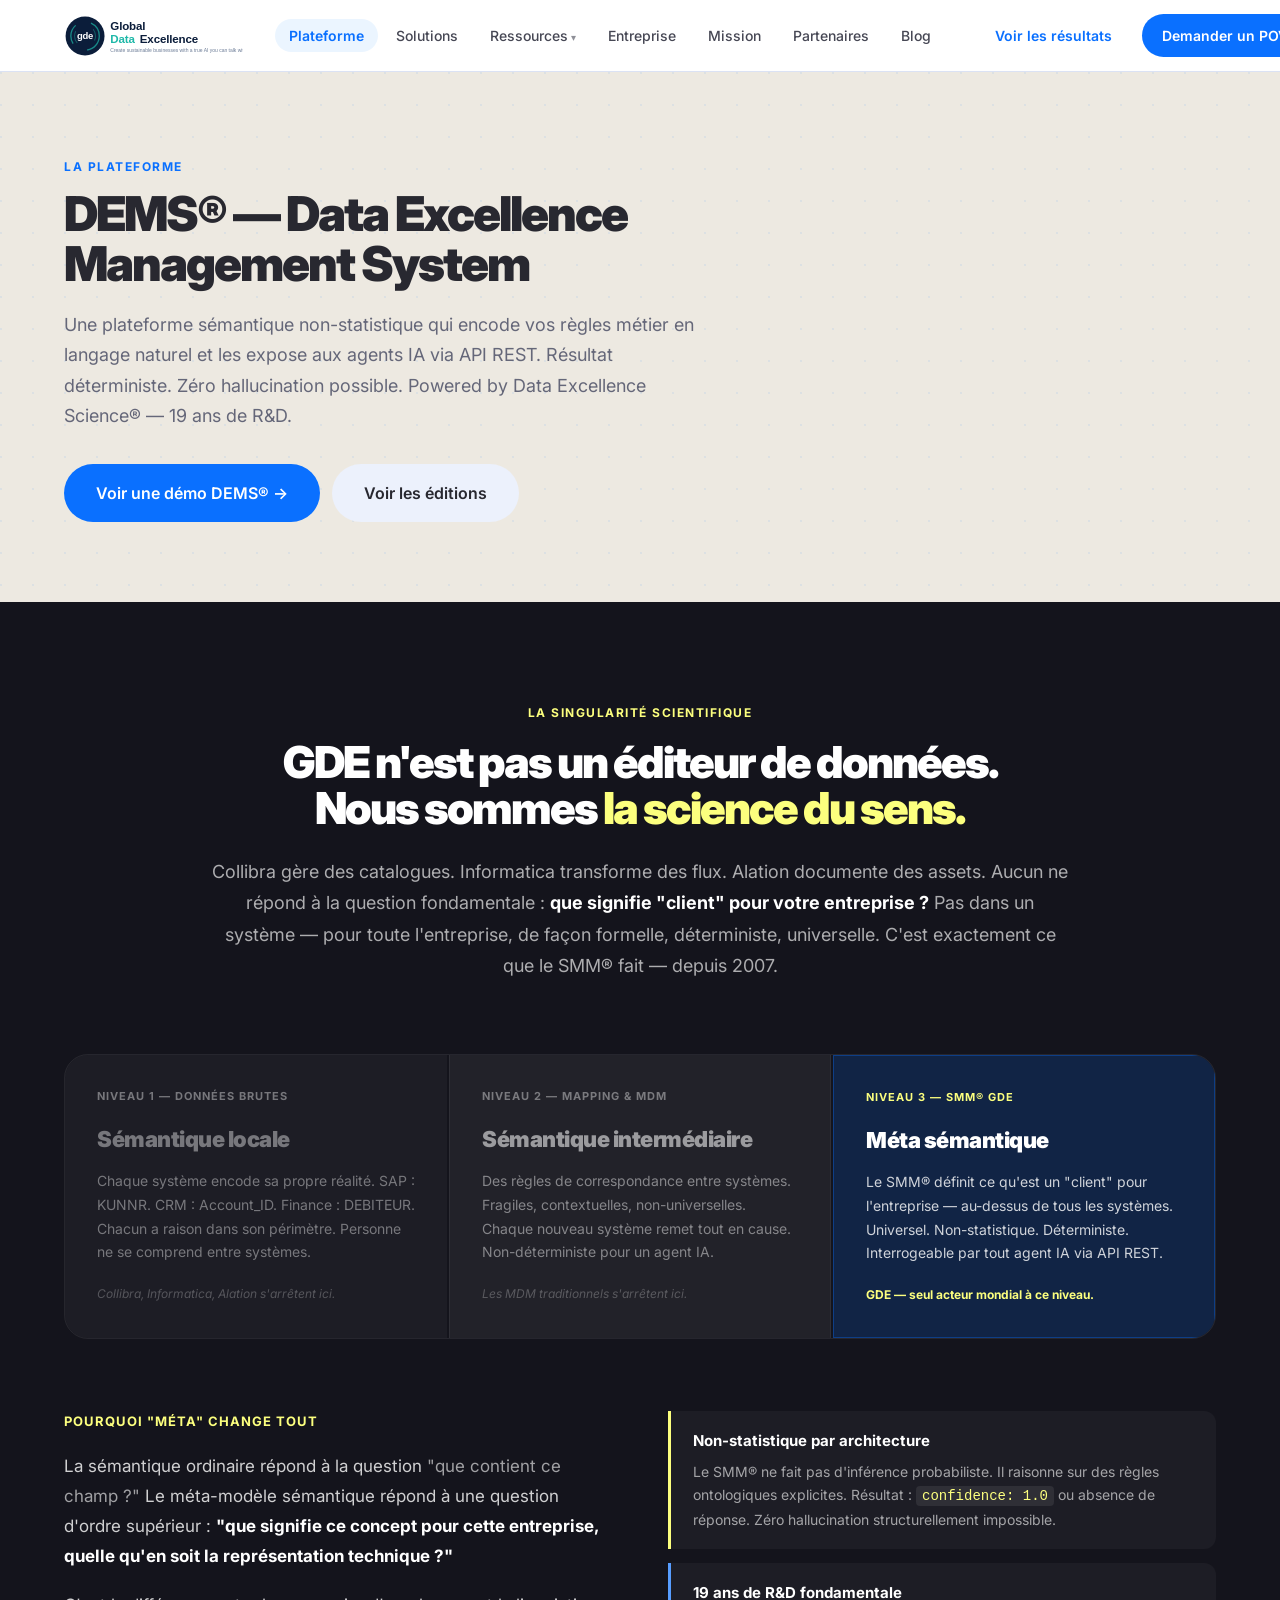
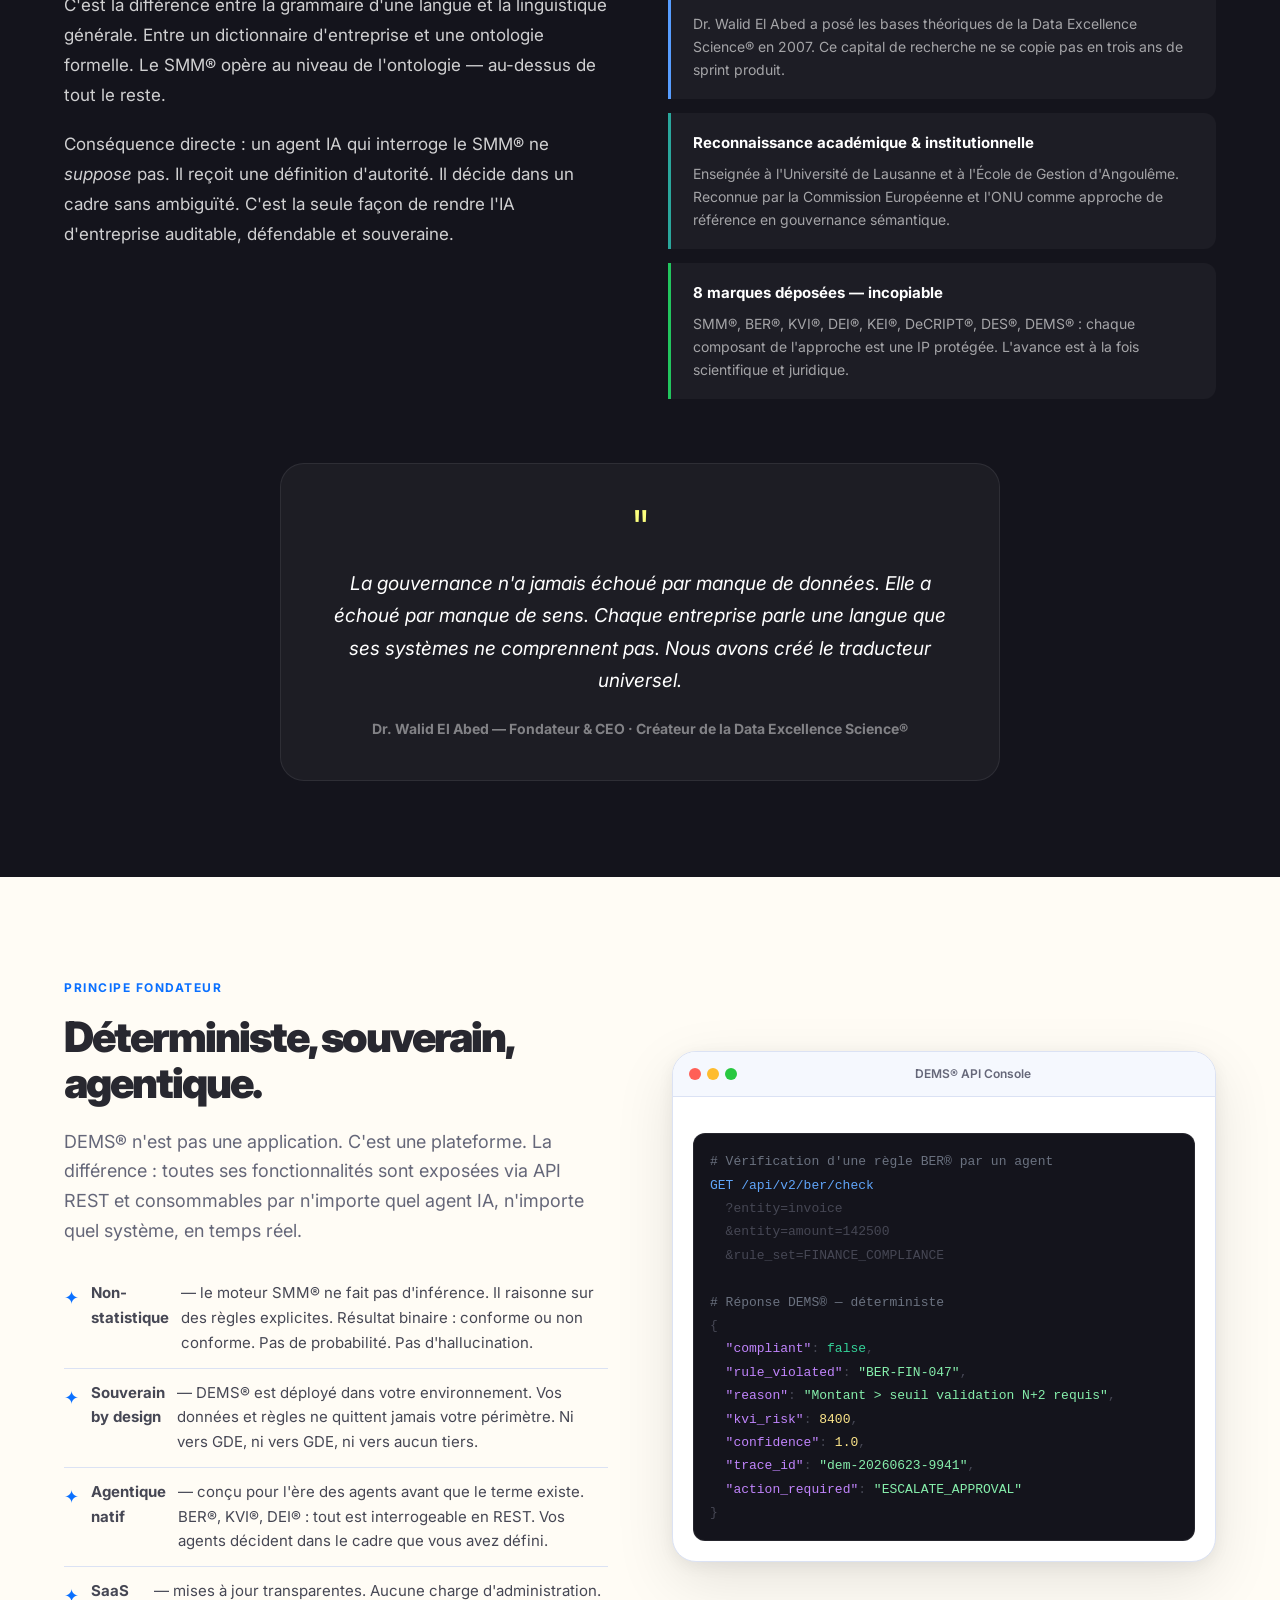
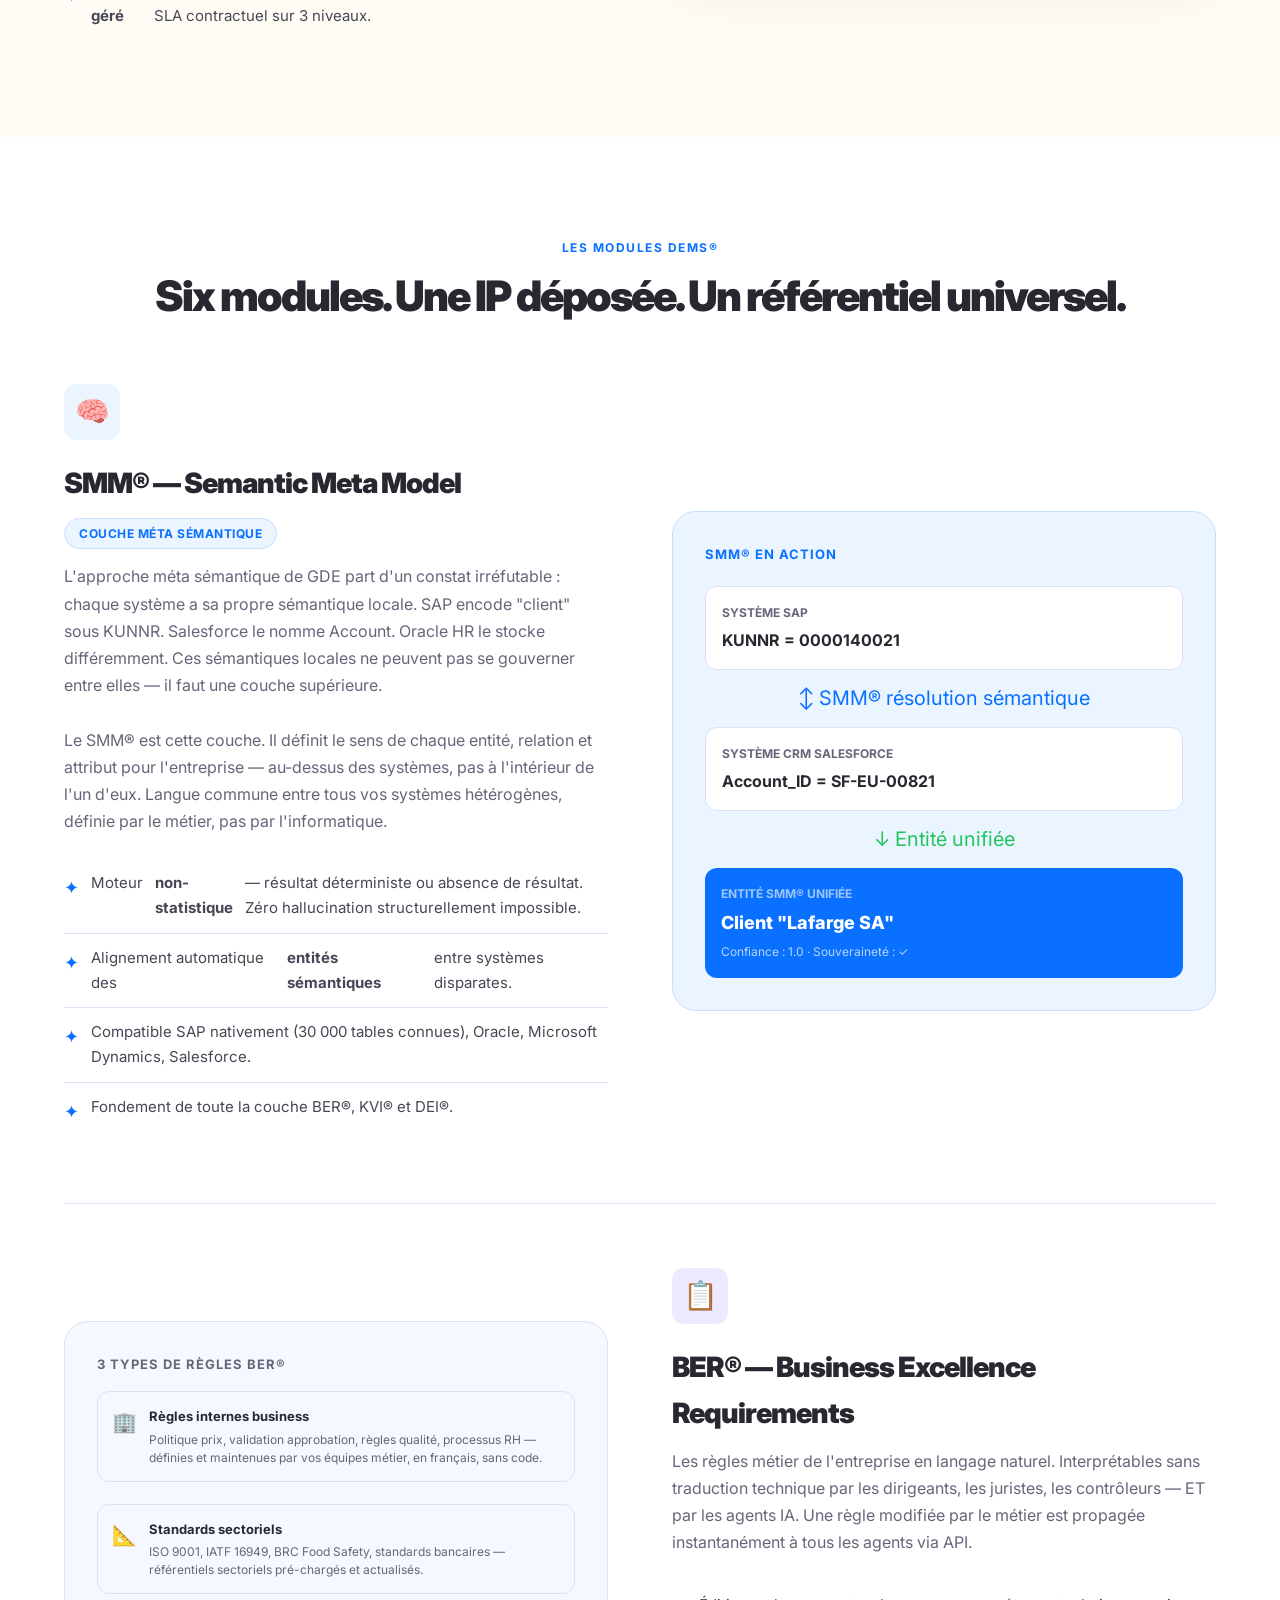
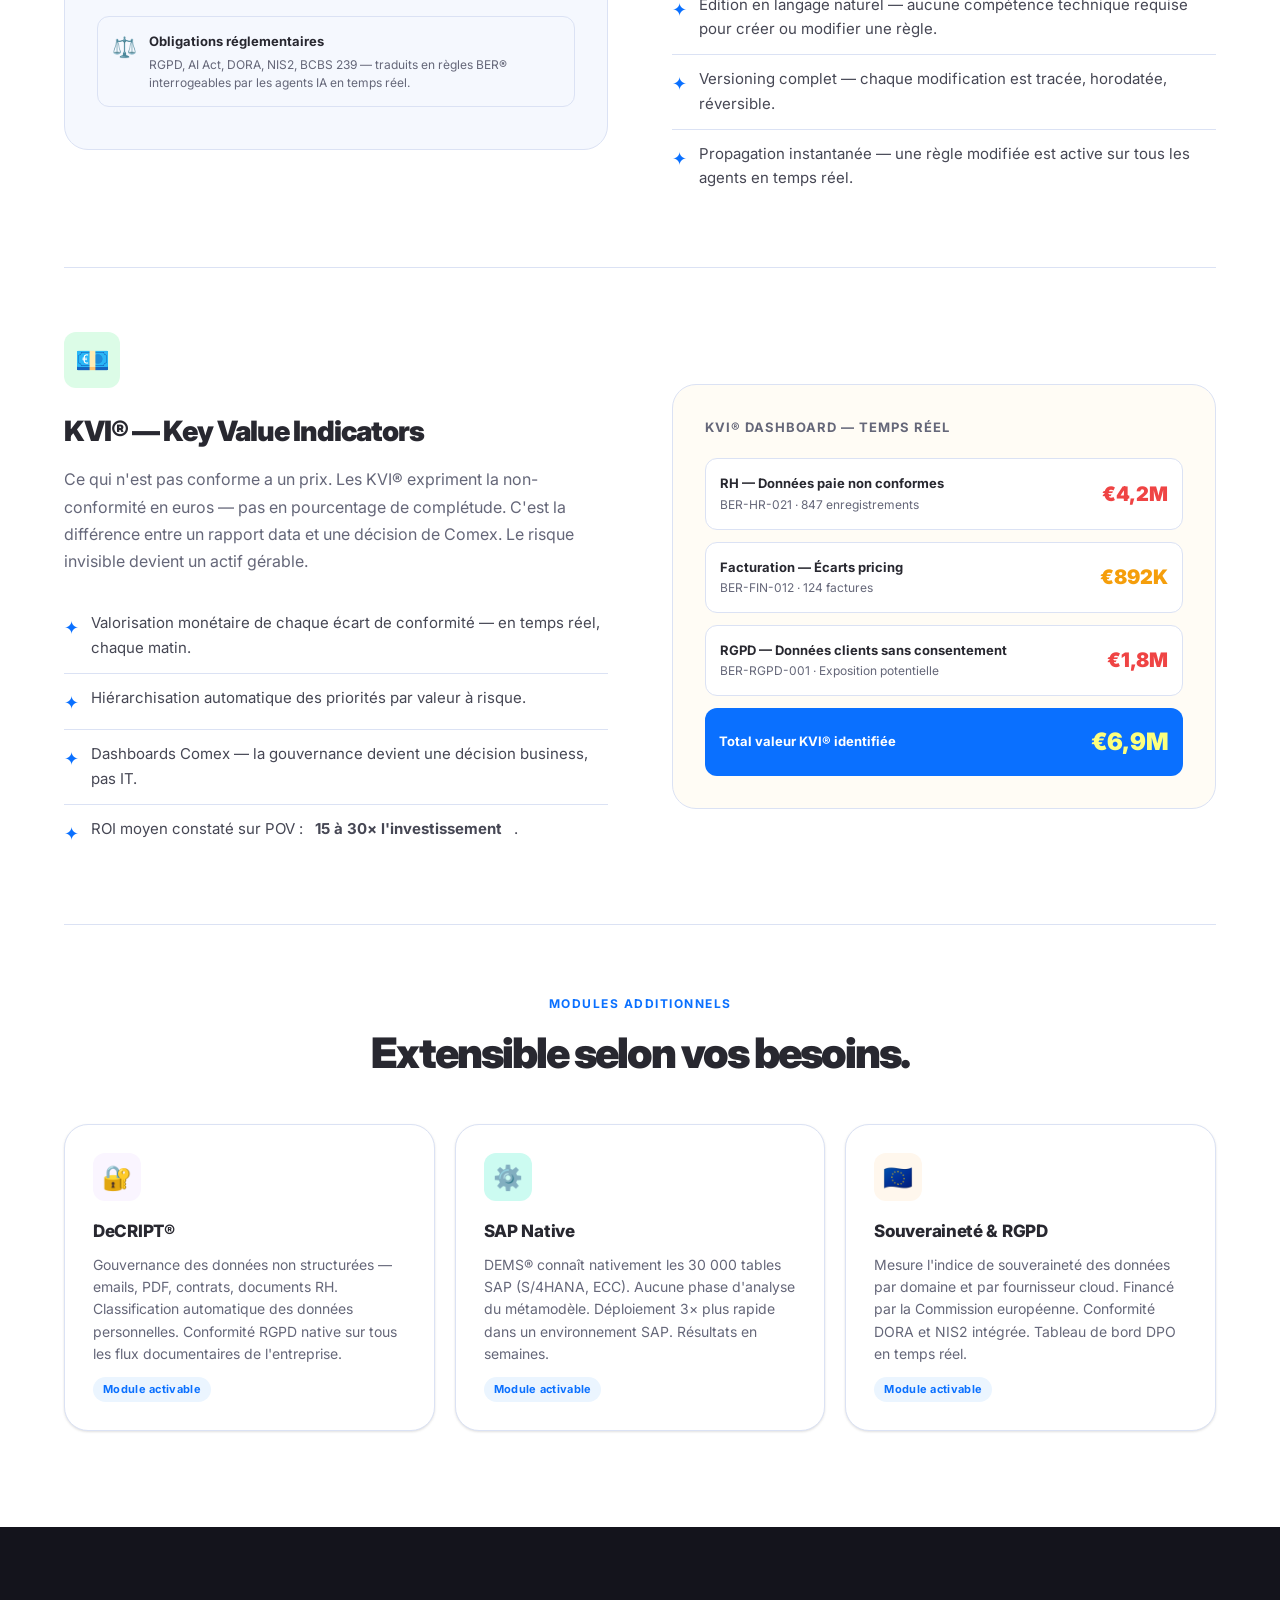
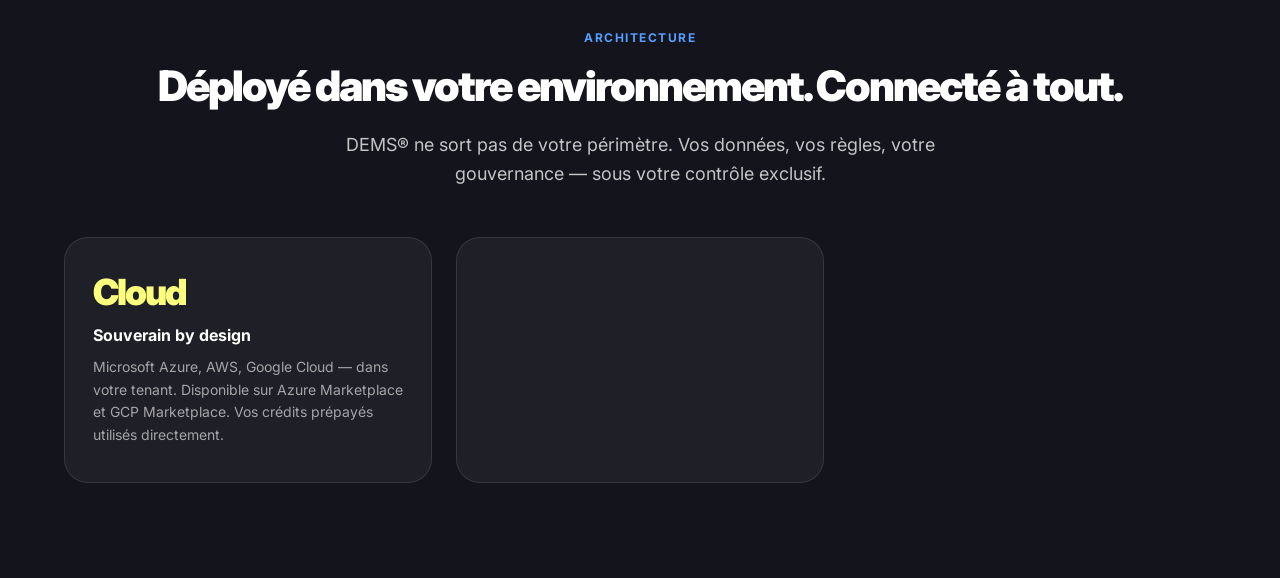
<file: plateforme.html>
<!DOCTYPE html>
<html lang="fr">
<head>
  <meta charset="UTF-8">
  <meta name="viewport" content="width=device-width, initial-scale=1.0">
  <title>Plateforme DEMS® — GDE</title>
  <meta name="description" content="DEMS® — la plateforme de gouvernance sémantique non-statistique. SMM®, BER®, KVI®, DeCRIPT®, SAP Native. API REST agentique native.">
  <style>
/* ============================================================
   SEMANDATA — Design System (inspiré Alan.fr)
   ============================================================ */

@import url('https://fonts.googleapis.com/css2?family=Inter:wght@400;500;600;700;800;900&display=swap');

:root {
  /* Couleurs primaires */
  --c-blue50:  #ebf5ff;
  --c-blue100: #c7deff;
  --c-blue500: #579dff;
  --c-blue700: #0a70ff;
  --c-blue900: #0057d1;

  /* Neutres */
  --c-heading:   #282830;
  --c-paragraph: #464754;
  --c-caption:   #656779;
  --c-white:     #ffffff;
  --c-cream:     #fffcf5;
  --c-grey50:    #f5f8fe;
  --c-grey100:   #ecf1fc;
  --c-grey200:   #dbe2f4;
  --c-grey300:   #c9d1e7;

  /* Accents */
  --c-indigo500: #5c59f3;
  --c-teal500:   #2aa79c;
  --c-yellow:    #fcff7e;
  --c-green:     #22c55e;
  --c-dark:      #14141c;
  --c-hero-bg:   #ede9e1;

  /* Border radius */
  --r-sm:   8px;
  --r-md:   12px;
  --r-lg:   16px;
  --r-xl:   24px;
  --r-2xl:  32px;
  --r-pill: 100px;

  /* Ombres */
  --shadow-sm: 0 1px 3px rgba(0,0,0,0.08), 0 1px 2px rgba(0,0,0,0.05);
  --shadow-md: 0 4px 16px rgba(0,0,0,0.08), 0 2px 4px rgba(0,0,0,0.04);
  --shadow-lg: 0 20px 60px rgba(0,0,0,0.10), 0 4px 16px rgba(0,0,0,0.06);
}

/* ── Reset ── */
*, *::before, *::after { box-sizing: border-box; margin: 0; padding: 0; }
html { scroll-behavior: smooth; }
body {
  font-family: 'Inter', Helvetica, Arial, sans-serif;
  color: var(--c-paragraph);
  background: var(--c-white);
  line-height: 1.65;
  -webkit-font-smoothing: antialiased;
}
a { text-decoration: none; color: inherit; }
img { max-width: 100%; display: block; }

/* ── Navigation ── */
.nav {
  position: sticky; top: 0; z-index: 100;
  height: 72px;
  background: rgba(255,255,255,0.96);
  backdrop-filter: blur(16px);
  -webkit-backdrop-filter: blur(16px);
  border-bottom: 1px solid var(--c-grey200);
  display: flex; align-items: center;
}
.nav-inner {
  max-width: 1200px; margin: 0 auto; padding: 0 24px;
  width: 100%;
  display: flex; align-items: center; justify-content: space-between; gap: 32px;
}
.nav-logo {
  display: flex; align-items: center;
  flex-shrink: 0; line-height: 0;
}
/* logo-mark replaced by SVG image */
.nav-links {
  display: flex; align-items: center; gap: 4px;
  list-style: none; flex: 1; justify-content: center;
}
.nav-links a {
  padding: 8px 14px; border-radius: var(--r-pill);
  font-size: 14px; font-weight: 500; color: var(--c-paragraph);
  transition: all 0.15s ease;
  white-space: nowrap;
}
.nav-links a:hover { background: var(--c-grey100); color: var(--c-heading); }
.nav-links a.active { background: var(--c-blue50); color: var(--c-blue700); font-weight: 600; }
/* ── Méga-menu Ressources ── */
.nav-dropdown { position: relative; }
.nav-dropdown > a::after { content: ' ▾'; font-size: 10px; opacity: 0.6; }
.nav-mega-menu {
  display: none;
  position: absolute; top: calc(100% + 12px); left: 50%;
  transform: translateX(-50%);
  background: #ffffff !important;
  border: 1px solid #e2e8f0;
  border-radius: 16px;
  box-shadow: 0 8px 32px rgba(0,0,0,0.12), 0 2px 8px rgba(0,0,0,0.06);
  width: 680px; padding: 24px; z-index: 500;
  grid-template-columns: 1fr 1fr 1fr; gap: 0;
}
.nav-mega-menu.open { display: grid; }
.mega-col { padding: 0 16px; }
.mega-col + .mega-col { border-left: 1px solid var(--c-grey200); }
.mega-col-title {
  font-size: 11px; font-weight: 800; text-transform: uppercase;
  letter-spacing: 1.2px; color: var(--c-blue700);
  padding: 0 0 10px; margin-bottom: 4px;
  border-bottom: 2px solid var(--c-blue100);
}
.mega-col a {
  display: flex; align-items: flex-start; gap: 8px;
  padding: 9px 8px; border-radius: var(--r-md);
  font-size: 13px; font-weight: 500; color: var(--c-paragraph);
  transition: all 0.15s ease; line-height: 1.35; text-decoration: none;
}
.mega-col a:hover { background: var(--c-blue50); color: var(--c-blue700); }
.mega-col a .mi { font-size: 15px; flex-shrink: 0; margin-top: 1px; }
.mega-col a .ml { display: flex; flex-direction: column; }
.mega-col a .ml strong { font-weight: 700; color: var(--c-heading); font-size: 13px; }
.mega-col a .ml span { font-size: 11px; color: var(--c-caption); margin-top: 1px; }
@media (max-width: 768px) { .nav-mega-menu { display: none !important; } }

.nav-cta { display: flex; align-items: center; gap: 12px; flex-shrink: 0; }

/* ── Boutons ── */
.btn {
  display: inline-flex; align-items: center; gap: 8px;
  padding: 12px 24px; border-radius: var(--r-pill);
  font-size: 15px; font-weight: 600; border: none; cursor: pointer;
  transition: all 0.15s ease; text-decoration: none; white-space: nowrap;
}
.btn-primary {
  background: var(--c-blue700); color: white;
}
.btn-primary:hover {
  background: var(--c-blue900);
  transform: translateY(-1px);
  box-shadow: 0 4px 20px rgba(10,112,255,0.35);
}
.btn-secondary {
  background: var(--c-grey100); color: var(--c-heading);
}
.btn-secondary:hover { background: var(--c-grey200); }
.btn-ghost { background: transparent; color: var(--c-blue700); }
.btn-ghost:hover { background: var(--c-blue50); }
.btn-lg { padding: 16px 32px; font-size: 16px; }
.btn-white { background: white; color: var(--c-blue700); }
.btn-white:hover { background: var(--c-blue50); transform: translateY(-1px); box-shadow: 0 4px 20px rgba(0,0,0,0.15); }
.btn-outline-white {
  background: transparent; color: white;
  border: 2px solid rgba(255,255,255,0.4);
}
.btn-outline-white:hover { background: rgba(255,255,255,0.1); border-color: white; }

/* ── Layout ── */
.container { max-width: 1200px; margin: 0 auto; padding: 0 24px; }
.section { padding: 96px 0; }
.section-sm { padding: 64px 0; }
.section-label {
  display: inline-block;
  font-size: 12px; font-weight: 700; letter-spacing: 1.5px;
  text-transform: uppercase; color: var(--c-blue700);
  margin-bottom: 16px;
}
.section-label-light { color: var(--c-blue500); }
.section-title {
  font-size: 42px; font-weight: 900; letter-spacing: -2px;
  color: var(--c-heading); line-height: 1.1;
  margin-bottom: 20px;
}
.section-title-white { color: white; }
.section-subtitle {
  font-size: 18px; color: var(--c-caption); line-height: 1.65;
  max-width: 600px;
}
.section-subtitle-white { color: rgba(255,255,255,0.75); }
.text-center { text-align: center; }
.text-center .section-subtitle { margin: 0 auto; }

/* ── Hero ── */
.hero {
  background: var(--c-hero-bg);
  background-image: radial-gradient(circle at 1px 1px, rgba(10,112,255,0.07) 1px, transparent 0);
  background-size: 32px 32px;
  padding: 100px 0 80px;
  overflow: hidden;
}
.hero-inner {
  max-width: 1200px; margin: 0 auto; padding: 0 24px;
  display: grid; grid-template-columns: 1fr 1fr; gap: 64px; align-items: center;
}
.hero-badge {
  display: inline-flex; align-items: center; gap: 8px;
  background: white; border: 1px solid var(--c-grey200);
  border-radius: var(--r-pill); padding: 6px 14px;
  font-size: 13px; font-weight: 600; color: var(--c-heading);
  margin-bottom: 28px; box-shadow: var(--shadow-sm);
}
.hero-badge .dot { width: 8px; height: 8px; border-radius: 50%; background: var(--c-green); }
.hero h1 {
  font-size: 56px; font-weight: 900; letter-spacing: -2.5px;
  color: var(--c-heading); line-height: 1.05; margin-bottom: 24px;
}
.hero-sub {
  font-size: 18px; color: var(--c-caption); line-height: 1.7; margin-bottom: 36px;
}
.hero-actions { display: flex; gap: 12px; flex-wrap: wrap; margin-bottom: 40px; }
.hero-stats {
  display: flex; gap: 32px; padding-top: 32px;
  border-top: 1px solid var(--c-grey200);
}
.hero-stat-val {
  font-size: 28px; font-weight: 900; color: var(--c-heading);
  letter-spacing: -1px; line-height: 1;
}
.hero-stat-label { font-size: 13px; color: var(--c-caption); margin-top: 4px; }

/* ── Dashboard mockup ── */
.dashboard-mockup {
  background: white; border-radius: var(--r-xl); box-shadow: var(--shadow-lg);
  overflow: hidden; border: 1px solid var(--c-grey200);
  position: relative;
}
.mockup-topbar {
  background: var(--c-grey50); padding: 12px 16px;
  display: flex; align-items: center; gap: 10px;
  border-bottom: 1px solid var(--c-grey200);
}
.mockup-dots { display: flex; gap: 6px; }
.dot-red { width: 12px; height: 12px; border-radius: 50%; background: #ff5f57; }
.dot-orange { width: 12px; height: 12px; border-radius: 50%; background: #febc2e; }
.dot-green { width: 12px; height: 12px; border-radius: 50%; background: #28c840; }
.mockup-title { font-size: 12px; font-weight: 600; color: var(--c-caption); flex: 1; text-align: center; }
.mockup-body { padding: 20px; }
.kpi-grid { display: grid; grid-template-columns: 1fr 1fr; gap: 12px; margin-bottom: 20px; }
.kpi-card {
  background: var(--c-grey50); border-radius: var(--r-md);
  padding: 14px; border: 1px solid var(--c-grey200);
}
.kpi-label { font-size: 11px; font-weight: 600; color: var(--c-caption); text-transform: uppercase; letter-spacing: 0.5px; margin-bottom: 6px; }
.kpi-value { font-size: 22px; font-weight: 900; color: var(--c-heading); letter-spacing: -0.5px; }
.kpi-trend { font-size: 12px; font-weight: 600; color: var(--c-green); margin-top: 2px; }
.chart-area { background: var(--c-grey50); border-radius: var(--r-md); padding: 16px; border: 1px solid var(--c-grey200); }
.chart-label { font-size: 11px; font-weight: 600; color: var(--c-caption); margin-bottom: 12px; }
.bars { display: flex; align-items: flex-end; gap: 4px; height: 60px; }
.bar { flex: 1; background: var(--c-blue700); border-radius: 3px 3px 0 0; opacity: 0.7; }
.bar.active { opacity: 1; background: var(--c-blue700); }
.bar.low { background: #ff6b6b; }

/* ── Logos strip ── */
.logos-strip {
  padding: 32px 0;
  border-top: 1px solid var(--c-grey200);
  border-bottom: 1px solid var(--c-grey200);
  background: var(--c-white);
}
.logos-label {
  font-size: 12px; font-weight: 700; text-transform: uppercase;
  letter-spacing: 1.5px; color: var(--c-caption); text-align: center; margin-bottom: 24px;
}
.logos-row {
  display: flex; align-items: center; justify-content: center;
  gap: 48px; flex-wrap: wrap;
}
.logo-pill {
  background: var(--c-grey50); border: 1px solid var(--c-grey200);
  border-radius: var(--r-pill); padding: 10px 24px;
  font-size: 13px; font-weight: 700; color: var(--c-grey300); letter-spacing: 0.5px;
}

/* ── Problem section ── */
.section-dark {
  background: var(--c-dark);
  padding: 96px 0;
}
.stat-cards { display: grid; grid-template-columns: repeat(3, 1fr); gap: 24px; margin-top: 48px; }
.stat-card {
  background: rgba(255,255,255,0.05); border: 1px solid rgba(255,255,255,0.1);
  border-radius: var(--r-xl); padding: 36px 28px;
}
.stat-number {
  font-size: 52px; font-weight: 900; color: var(--c-yellow);
  letter-spacing: -2px; line-height: 1; margin-bottom: 12px;
}
.stat-title { font-size: 16px; font-weight: 700; color: white; margin-bottom: 8px; }
.stat-desc { font-size: 14px; color: rgba(255,255,255,0.6); line-height: 1.6; }
.stat-source { font-size: 11px; color: rgba(255,255,255,0.35); margin-top: 12px; }

/* ── Solution section ── */
.solution-grid {
  display: grid; grid-template-columns: 1fr 1fr; gap: 48px; align-items: center; margin-top: 48px;
}
.ber-panel {
  background: white; border-radius: var(--r-xl); padding: 28px;
  box-shadow: var(--shadow-md); border: 1px solid var(--c-grey200);
}
.ber-panel-title { font-size: 13px; font-weight: 700; color: var(--c-caption); text-transform: uppercase; letter-spacing: 1px; margin-bottom: 16px; }
.ber-rule {
  display: flex; align-items: flex-start; gap: 12px;
  padding: 14px; background: var(--c-grey50); border-radius: var(--r-md);
  border: 1px solid var(--c-grey200); margin-bottom: 10px;
}
.ber-icon { font-size: 20px; flex-shrink: 0; }
.ber-rule-title { font-size: 13px; font-weight: 700; color: var(--c-heading); margin-bottom: 3px; }
.ber-rule-text { font-size: 12px; color: var(--c-caption); line-height: 1.5; }
.code-block {
  background: #14141c; border-radius: var(--r-md); padding: 16px;
  font-family: 'Courier New', monospace; font-size: 12px; margin-top: 16px;
  border: 1px solid rgba(255,255,255,0.08);
}
.code-comment { color: #6b7280; }
.code-get { color: #60a5fa; }
.code-string { color: #86efac; }
.code-key { color: #c084fc; }
.code-val { color: #fde68a; }
.code-bool { color: #34d399; }

/* ── Modules grid ── */
.modules-grid {
  display: grid; grid-template-columns: repeat(3, 1fr); gap: 20px; margin-top: 48px;
}
.module-card {
  background: white; border: 1px solid var(--c-grey200);
  border-radius: var(--r-xl); padding: 28px;
  transition: all 0.2s ease; box-shadow: var(--shadow-sm);
}
.module-card:hover { box-shadow: var(--shadow-lg); transform: translateY(-2px); }
.module-icon {
  width: 48px; height: 48px; border-radius: var(--r-md);
  display: flex; align-items: center; justify-content: center;
  font-size: 24px; margin-bottom: 16px;
}
.module-icon.blue { background: var(--c-blue50); }
.module-icon.indigo { background: #ede9ff; }
.module-icon.green { background: #dcfce7; }
.module-icon.teal { background: #ccfbf1; }
.module-icon.orange { background: #fff7ed; }
.module-icon.violet { background: #faf5ff; }
.module-name { font-size: 17px; font-weight: 800; color: var(--c-heading); margin-bottom: 8px; letter-spacing: -0.3px; }
.module-desc { font-size: 14px; color: var(--c-caption); line-height: 1.6; }
.module-tag {
  display: inline-block; margin-top: 12px;
  font-size: 11px; font-weight: 700; padding: 3px 10px;
  border-radius: var(--r-pill); background: var(--c-blue50); color: var(--c-blue700);
  letter-spacing: 0.3px;
}

/* ── ROI section ── */
.section-blue { background: var(--c-blue700); padding: 96px 0; }
.roi-grid { display: grid; grid-template-columns: repeat(3, 1fr); gap: 24px; margin-top: 48px; }
.roi-card {
  background: rgba(255,255,255,0.12); border: 1px solid rgba(255,255,255,0.2);
  border-radius: var(--r-xl); padding: 36px 28px; text-align: center;
}
.roi-number {
  font-size: 48px; font-weight: 900; color: var(--c-yellow);
  letter-spacing: -2px; line-height: 1; margin-bottom: 12px;
}
.roi-title { font-size: 15px; font-weight: 700; color: white; margin-bottom: 8px; }
.roi-desc { font-size: 13px; color: rgba(255,255,255,0.65); line-height: 1.6; }

/* ── Feature sections ── */
.feature-grid {
  display: grid; grid-template-columns: 1fr 1fr; gap: 64px; align-items: center;
}
.feature-list { list-style: none; margin-top: 24px; }
.feature-list li {
  display: flex; align-items: flex-start; gap: 12px;
  padding: 12px 0; border-bottom: 1px solid var(--c-grey200);
  font-size: 15px; color: var(--c-paragraph);
}
.feature-list li:last-child { border-bottom: none; }
.feature-check { color: var(--c-blue700); font-size: 18px; flex-shrink: 0; margin-top: 2px; }
.conformity-panel {
  background: var(--c-grey50); border-radius: var(--r-xl); padding: 28px;
  border: 1px solid var(--c-grey200);
}
.conformity-header { display: flex; justify-content: space-between; align-items: center; margin-bottom: 20px; }
.conformity-score { font-size: 42px; font-weight: 900; color: var(--c-heading); letter-spacing: -2px; }
.conformity-label { font-size: 12px; font-weight: 600; color: var(--c-caption); }
.conf-bar-row { margin-bottom: 12px; }
.conf-bar-label { display: flex; justify-content: space-between; font-size: 13px; margin-bottom: 6px; }
.conf-bar-label span:first-child { font-weight: 600; color: var(--c-heading); }
.conf-bar-label span:last-child { font-weight: 700; color: var(--c-blue700); }
.conf-bar-track { height: 8px; background: var(--c-grey200); border-radius: 4px; overflow: hidden; }
.conf-bar-fill { height: 100%; border-radius: 4px; background: var(--c-blue700); }
.conf-bar-fill.good { background: var(--c-green); }
.conf-bar-fill.warn { background: #f59e0b; }
.kvi-highlight {
  margin-top: 20px; padding: 16px;
  background: white; border-radius: var(--r-md);
  border: 1px solid var(--c-grey200); display: flex; align-items: center; gap: 14px;
}
.kvi-icon { font-size: 28px; }
.kvi-val { font-size: 24px; font-weight: 900; color: var(--c-green); letter-spacing: -1px; }
.kvi-lbl { font-size: 12px; color: var(--c-caption); }

/* ── Integrations ── */
.integration-list { display: grid; grid-template-columns: 1fr 1fr; gap: 12px; margin-top: 24px; }
.integration-item {
  display: flex; align-items: center; gap: 12px;
  padding: 14px 16px; background: white;
  border: 1px solid var(--c-grey200); border-radius: var(--r-md);
  font-size: 14px; font-weight: 600; color: var(--c-heading);
  box-shadow: var(--shadow-sm);
}
.integration-icon { font-size: 22px; }

/* ── Testimonials ── */
.testimonials-grid { display: grid; grid-template-columns: repeat(3, 1fr); gap: 24px; margin-top: 48px; }
.testimonial-card {
  background: white; border: 1px solid var(--c-grey200);
  border-radius: var(--r-xl); padding: 32px;
  box-shadow: var(--shadow-md); display: flex; flex-direction: column;
}
.testimonial-quote {
  font-size: 15px; color: var(--c-paragraph); line-height: 1.7;
  font-style: italic; flex: 1; margin-bottom: 24px;
}
.testimonial-quote::before { content: '"'; font-size: 48px; color: var(--c-blue700); line-height: 0.5; display: block; margin-bottom: 16px; font-style: normal; }
.testimonial-author { border-top: 1px solid var(--c-grey200); padding-top: 16px; }
.testimonial-name { font-size: 14px; font-weight: 700; color: var(--c-heading); }
.testimonial-role { font-size: 13px; color: var(--c-caption); }
.testimonial-metric {
  display: inline-block; margin-top: 10px;
  background: var(--c-blue50); color: var(--c-blue700);
  font-size: 13px; font-weight: 800; padding: 4px 12px;
  border-radius: var(--r-pill);
}

/* ── Why Now ── */
.why-grid { display: grid; grid-template-columns: 1fr 1fr; gap: 20px; margin-top: 48px; }
.why-card {
  border-radius: var(--r-xl); padding: 32px;
  border: 1px solid var(--c-grey200); background: white;
  box-shadow: var(--shadow-sm);
}
.why-card.highlight { background: var(--c-blue700); border-color: var(--c-blue700); }
.why-number { font-size: 40px; font-weight: 900; letter-spacing: -1px; color: var(--c-grey200); margin-bottom: 16px; }
.why-card.highlight .why-number { color: rgba(255,255,255,0.3); }
.why-title { font-size: 20px; font-weight: 800; color: var(--c-heading); margin-bottom: 10px; letter-spacing: -0.5px; }
.why-card.highlight .why-title { color: white; }
.why-text { font-size: 14px; color: var(--c-caption); line-height: 1.65; }
.why-card.highlight .why-text { color: rgba(255,255,255,0.75); }
.why-badge {
  display: inline-block; margin-top: 14px;
  background: var(--c-yellow); color: var(--c-dark);
  font-size: 11px; font-weight: 800; padding: 4px 12px;
  border-radius: var(--r-pill); letter-spacing: 0.3px;
}

/* ── Editions/Versions ── */
.editions-grid { display: grid; grid-template-columns: repeat(3, 1fr); gap: 24px; margin-top: 48px; }
.edition-card {
  background: white; border: 1px solid var(--c-grey200);
  border-radius: var(--r-xl); padding: 32px;
  display: flex; flex-direction: column;
  box-shadow: var(--shadow-sm); position: relative; overflow: hidden;
}
.edition-card.featured {
  border-color: var(--c-blue700);
  box-shadow: 0 0 0 2px var(--c-blue700), var(--shadow-lg);
}
.edition-badge {
  position: absolute; top: 16px; right: 16px;
  background: var(--c-blue700); color: white;
  font-size: 11px; font-weight: 700; padding: 3px 10px;
  border-radius: var(--r-pill); letter-spacing: 0.3px;
}
.edition-name { font-size: 22px; font-weight: 900; color: var(--c-heading); margin-bottom: 8px; letter-spacing: -0.5px; }
.edition-tagline { font-size: 14px; color: var(--c-caption); margin-bottom: 24px; line-height: 1.6; }
.edition-features { list-style: none; flex: 1; }
.edition-features li {
  display: flex; align-items: flex-start; gap: 10px;
  font-size: 14px; color: var(--c-paragraph); padding: 8px 0;
  border-bottom: 1px solid var(--c-grey100);
}
.edition-features li:last-child { border-bottom: none; }
.ef-check { color: var(--c-blue700); font-weight: 700; flex-shrink: 0; }
.edition-cta { margin-top: 24px; }
.edition-cta .btn { width: 100%; justify-content: center; }

/* ── CTA Banner ── */
.cta-banner { background: var(--c-cream); padding: 96px 0; text-align: center; }
.cta-banner h2 { font-size: 46px; font-weight: 900; color: var(--c-heading); letter-spacing: -2px; margin-bottom: 16px; }
.cta-banner p { font-size: 18px; color: var(--c-caption); max-width: 560px; margin: 0 auto 36px; }
.cta-actions { display: flex; gap: 12px; justify-content: center; flex-wrap: wrap; }

/* ── Footer ── */
.footer {
  background: var(--c-dark); padding: 64px 0 32px;
}
.footer-grid {
  display: grid; grid-template-columns: 2fr 1fr 1fr 1fr 1fr;
  gap: 40px; padding-bottom: 48px;
  border-bottom: 1px solid rgba(255,255,255,0.1);
}
.footer-brand { font-size: 20px; font-weight: 800; color: white; margin-bottom: 12px; }
.footer-tagline { font-size: 13px; color: rgba(255,255,255,0.5); line-height: 1.65; }
.footer-col-title { font-size: 12px; font-weight: 700; text-transform: uppercase; letter-spacing: 1px; color: rgba(255,255,255,0.4); margin-bottom: 16px; }
.footer-links { list-style: none; }
.footer-links li { margin-bottom: 10px; }
.footer-links a { font-size: 14px; color: rgba(255,255,255,0.6); transition: color 0.15s; }
.footer-links a:hover { color: white; }
.footer-bottom {
  padding-top: 28px;
  display: flex; justify-content: space-between; align-items: flex-start;
  gap: 16px; flex-wrap: wrap;
}
.footer-copy { font-size: 12px; color: rgba(255,255,255,0.3); line-height: 1.8; }
.footer-ip { font-size: 11px; color: rgba(255,255,255,0.2); margin-top: 6px; }

/* ── Page hero (sous-pages) ── */
.page-hero {
  background: var(--c-hero-bg);
  background-image: radial-gradient(circle at 1px 1px, rgba(10,112,255,0.07) 1px, transparent 0);
  background-size: 32px 32px;
  padding: 80px 0;
}
.page-hero .section-label { margin-bottom: 12px; }
.page-hero h1 { font-size: 48px; font-weight: 900; letter-spacing: -2px; color: var(--c-heading); line-height: 1.05; margin-bottom: 20px; }
.page-hero p { font-size: 18px; color: var(--c-caption); max-width: 640px; line-height: 1.7; }

/* ── Team cards ── */
.team-grid { display: grid; grid-template-columns: repeat(3, 1fr); gap: 24px; margin-top: 48px; }
.team-card {
  background: white; border: 1px solid var(--c-grey200);
  border-radius: var(--r-xl); padding: 28px;
  box-shadow: var(--shadow-sm);
}
.team-avatar {
  width: 60px; height: 60px; border-radius: 50%;
  background: var(--c-blue700);
  display: flex; align-items: center; justify-content: center;
  font-size: 22px; font-weight: 900; color: white;
  margin-bottom: 16px; letter-spacing: -1px;
}
.team-name { font-size: 17px; font-weight: 800; color: var(--c-heading); margin-bottom: 4px; }
.team-role { font-size: 13px; font-weight: 600; color: var(--c-blue700); margin-bottom: 10px; }
.team-bio { font-size: 13px; color: var(--c-caption); line-height: 1.6; }

/* ── Timeline ── */
.timeline { position: relative; margin-top: 48px; }
.timeline::before {
  content: ''; position: absolute; left: 120px; top: 0; bottom: 0;
  width: 2px; background: var(--c-grey200);
}
.timeline-item { display: flex; gap: 32px; padding-bottom: 40px; position: relative; }
.timeline-year { width: 88px; flex-shrink: 0; text-align: right; font-size: 13px; font-weight: 700; color: var(--c-blue700); padding-top: 2px; }
.timeline-dot {
  width: 20px; height: 20px; border-radius: 50%;
  background: var(--c-blue700); border: 3px solid white;
  box-shadow: 0 0 0 2px var(--c-blue700);
  flex-shrink: 0; margin-top: 1px; margin-left: -10px; position: relative; z-index: 1;
  left: 10px;
}
.timeline-content { padding-top: 0; }
.timeline-title { font-size: 16px; font-weight: 700; color: var(--c-heading); margin-bottom: 4px; }
.timeline-text { font-size: 14px; color: var(--c-caption); line-height: 1.6; }

/* ── Manifesto ── */
.manifesto-block {
  border-left: 4px solid var(--c-blue700);
  padding: 20px 24px; margin-bottom: 24px;
  background: var(--c-blue50); border-radius: 0 var(--r-md) var(--r-md) 0;
}
.manifesto-block p { font-size: 16px; color: var(--c-heading); line-height: 1.7; font-weight: 500; }

/* ── GTM ── */
.gtm-grid { display: grid; grid-template-columns: 1fr 1fr; gap: 24px; margin-top: 48px; }
.gtm-card {
  background: white; border: 1px solid var(--c-grey200);
  border-radius: var(--r-xl); padding: 28px; box-shadow: var(--shadow-sm);
}
.gtm-icon { font-size: 32px; margin-bottom: 16px; }
.gtm-title { font-size: 18px; font-weight: 800; color: var(--c-heading); margin-bottom: 10px; }
.gtm-text { font-size: 14px; color: var(--c-caption); line-height: 1.65; }
.channel-list { list-style: none; margin-top: 16px; }
.channel-list li {
  display: flex; align-items: center; gap: 10px;
  font-size: 14px; color: var(--c-paragraph); padding: 8px 0;
  border-bottom: 1px solid var(--c-grey100);
}
.channel-list li::before { content: '→'; color: var(--c-blue700); font-weight: 700; }

/* ── Segment cards ── */
.segments-grid { display: grid; grid-template-columns: repeat(4, 1fr); gap: 16px; margin-top: 40px; }
.segment-card {
  background: white; border: 1px solid var(--c-grey200);
  border-radius: var(--r-xl); padding: 24px; text-align: center; box-shadow: var(--shadow-sm);
}
.segment-icon { font-size: 36px; margin-bottom: 12px; }
.segment-name { font-size: 15px; font-weight: 800; color: var(--c-heading); margin-bottom: 6px; }
.segment-desc { font-size: 13px; color: var(--c-caption); line-height: 1.5; }
.segment-reg { font-size: 11px; font-weight: 700; color: var(--c-blue700); margin-top: 10px; }

/* ── POV process ── */
.pov-steps { display: grid; grid-template-columns: repeat(4, 1fr); gap: 16px; margin-top: 40px; }
.pov-step {
  text-align: center; padding: 28px 20px;
  background: white; border: 1px solid var(--c-grey200);
  border-radius: var(--r-xl); position: relative; box-shadow: var(--shadow-sm);
}
.pov-num {
  width: 40px; height: 40px; border-radius: 50%;
  background: var(--c-blue700); color: white;
  font-size: 16px; font-weight: 900;
  display: flex; align-items: center; justify-content: center;
  margin: 0 auto 16px;
}
.pov-week { font-size: 11px; font-weight: 700; color: var(--c-blue700); text-transform: uppercase; letter-spacing: 1px; margin-bottom: 8px; }
.pov-title { font-size: 15px; font-weight: 700; color: var(--c-heading); margin-bottom: 8px; }
.pov-text { font-size: 13px; color: var(--c-caption); line-height: 1.6; }

/* ── Responsive ── */
@media (max-width: 1024px) {
  .hero-inner { grid-template-columns: 1fr; }
  .dashboard-mockup { max-width: 480px; }
  .stat-cards, .roi-grid { grid-template-columns: 1fr 1fr; }
  .modules-grid { grid-template-columns: 1fr 1fr; }
  .testimonials-grid { grid-template-columns: 1fr 1fr; }
  .footer-grid { grid-template-columns: 1fr 1fr 1fr; }
  .segments-grid { grid-template-columns: 1fr 1fr; }
  .pov-steps { grid-template-columns: 1fr 1fr; }
}
@media (max-width: 768px) {
  .nav-links { display: none; }
  .section-title { font-size: 32px; }
  .hero h1 { font-size: 38px; }
  .stat-cards, .modules-grid, .roi-grid, .testimonials-grid, .editions-grid, .why-grid, .solution-grid, .feature-grid, .gtm-grid { grid-template-columns: 1fr; }
  .team-grid { grid-template-columns: 1fr 1fr; }
  .footer-grid { grid-template-columns: 1fr 1fr; }
  .timeline::before { left: 0; }
  .timeline-year { display: none; }
  .segments-grid { grid-template-columns: 1fr 1fr; }
  .pov-steps { grid-template-columns: 1fr 1fr; }
}
</style>
</head>
<body>

<nav class="nav">
  <div class="nav-inner">
    <a href="index.html" class="nav-logo">
      <img src="assets/logo-gde.svg" alt="GDE — Global Data Excellence" style="height:42px;width:auto;">
    </a>
    <ul class="nav-links">
      <li><a href="plateforme.html" class="active">Plateforme</a></li>
      <li><a href="solutions.html">Solutions</a></li>
      <li class="nav-dropdown" id="nav-ressources">
      <a href="ressources.html" onclick="toggleMega(event)">Ressources</a>
      <div class="nav-mega-menu">
        <div class="mega-col">
          <div class="mega-col-title">Témoignages</div>
          <a href="ressources.html#temoignage-auto">
            <span class="mi">🚗</span>
            <span class="ml"><strong>Automobile Tier-1</strong><span>3 Mds€ identifiés en 2h de POV</span></span>
          </a>
          <a href="ressources.html#temoignage-agro">
            <span class="mi">🌾</span>
            <span class="ml"><strong>Agro-alimentaire</strong><span>100% traçabilité supply chain — 8 sem.</span></span>
          </a>
          <a href="ressources.html#temoignage-industrie">
            <span class="mi">🏗️</span>
            <span class="ml"><strong>Industrie Matériaux</strong><span>127M€ économisés — 47 usines</span></span>
          </a>
        </div>
        <div class="mega-col">
          <div class="mega-col-title">Analystes</div>
          <a href="ressources.html#insight-mit">
            <span class="mi">🎓</span>
            <span class="ml"><strong>MIT CISR — Mai 2026</strong><span>Semantic Layer : la preuve empirique</span></span>
          </a>
          <a href="ressources.html#insight-gartner">
            <span class="mi">📊</span>
            <span class="ml"><strong>Gartner Research</strong><span>40% projets agentiques abandonnés d'ici 2027</span></span>
          </a>
          <a href="ressources.html#insight-reglementaire">
            <span class="mi">⚖️</span>
            <span class="ml"><strong>Paysage réglementaire</strong><span>RGPD · AI Act · DORA · NIS2 · CSRD</span></span>
          </a>
          <a href="ressources.html#insight-incidents">
            <span class="mi">🔴</span>
            <span class="ml"><strong>Incidents de référence</strong><span>Knight Capital, VW, TikTok, Meta…</span></span>
          </a>
        </div>
        <div class="mega-col">
          <div class="mega-col-title">Guides</div>
          <a href="ressources.html#guide-pov">
            <span class="mi">🔍</span>
            <span class="ml"><strong>Guide POV</strong><span>Cadrer votre Proof of Value en 4 semaines</span></span>
          </a>
          <a href="ressources.html#guide-ai-act">
            <span class="mi">📋</span>
            <span class="ml"><strong>Guide Conformité AI Act</strong><span>Ce qu'il faut avant 2027</span></span>
          </a>
          <a href="ressources.html#guide-deploiement">
            <span class="mi">☁️</span>
            <span class="ml"><strong>Guide Déploiement Souverain</strong><span>DEMS® dans votre cloud ou on-premise</span></span>
          </a>
          <a href="ressources.html#guide-kvi">
            <span class="mi">💶</span>
            <span class="ml"><strong>Guide KVI®</strong><span>Valoriser votre risque en euros</span></span>
          </a>
        </div>
      </div>
    </li>
      <li><a href="entreprise.html">Entreprise</a></li>
      <li><a href="mission.html">Mission</a></li>
      <li><a href="gotomarket.html">Partenaires</a></li>
      <li><a href="blog.html">Blog</a></li>
    </ul>
    <div class="nav-cta">
      <a href="ressources.html" class="btn btn-ghost" style="font-size:14px;padding:10px 18px;">Voir les résultats</a>
      <a href="mailto:contact@globaldataexcellence.com?subject=Demande de POV GDE" class="btn btn-primary" style="font-size:14px;padding:10px 20px;">Demander un POV →</a>
    </div>
  </div>
</nav>

<!-- ── Page Hero ── -->
<section class="page-hero">
  <div class="container">
    <span class="section-label">La plateforme</span>
    <h1>DEMS® — Data Excellence<br>Management System</h1>
    <p>Une plateforme sémantique non-statistique qui encode vos règles métier en langage naturel et les expose aux agents IA via API REST. Résultat déterministe. Zéro hallucination possible. Powered by Data Excellence Science® — 19 ans de R&D.</p>
    <div style="display:flex;gap:12px;margin-top:32px;flex-wrap:wrap;">
      <a href="mailto:contact@globaldataexcellence.com?subject=Demande de démo DEMS" class="btn btn-primary btn-lg">Voir une démo DEMS® →</a>
      <a href="#editions" class="btn btn-secondary btn-lg">Voir les éditions</a>
    </div>
  </div>
</section>

<!-- ── Méta sémantique — Science fondamentale ── -->
<section style="background:var(--c-dark);padding:96px 0;">
  <div class="container">

    <!-- Titre central -->
    <div style="text-align:center;max-width:860px;margin:0 auto 72px;">
      <span style="display:inline-block;font-size:12px;font-weight:700;letter-spacing:1.5px;text-transform:uppercase;color:var(--c-yellow);margin-bottom:16px;">La singularité scientifique</span>
      <h2 style="font-size:44px;font-weight:900;color:white;letter-spacing:-2px;line-height:1.05;margin-bottom:24px;">GDE n'est pas un éditeur de données.<br>Nous sommes <em style="font-style:normal;color:var(--c-yellow);">la science du sens.</em></h2>
      <p style="font-size:18px;color:rgba(255,255,255,0.65);line-height:1.75;">Collibra gère des catalogues. Informatica transforme des flux. Alation documente des assets. Aucun ne répond à la question fondamentale : <strong style="color:white;">que signifie "client" pour votre entreprise ?</strong> Pas dans un système — pour toute l'entreprise, de façon formelle, déterministe, universelle. C'est exactement ce que le SMM® fait — depuis 2007.</p>
    </div>

    <!-- Les 3 niveaux sémantiques -->
    <div style="display:grid;grid-template-columns:1fr 1fr 1fr;gap:2px;margin-bottom:72px;border-radius:var(--r-xl);overflow:hidden;border:1px solid rgba(255,255,255,0.08);">
      <div style="background:rgba(255,255,255,0.04);padding:32px;">
        <div style="font-size:11px;font-weight:700;color:rgba(255,255,255,0.4);letter-spacing:1px;text-transform:uppercase;margin-bottom:16px;">Niveau 1 — Données brutes</div>
        <div style="font-size:22px;font-weight:900;color:rgba(255,255,255,0.4);margin-bottom:12px;letter-spacing:-0.5px;">Sémantique locale</div>
        <p style="font-size:14px;color:rgba(255,255,255,0.4);line-height:1.7;margin-bottom:20px;">Chaque système encode sa propre réalité. SAP : KUNNR. CRM : Account_ID. Finance : DEBITEUR. Chacun a raison dans son périmètre. Personne ne se comprend entre systèmes.</p>
        <div style="font-size:12px;color:rgba(255,255,255,0.25);font-style:italic;">Collibra, Informatica, Alation s'arrêtent ici.</div>
      </div>
      <div style="background:rgba(255,255,255,0.06);padding:32px;border-left:1px solid rgba(255,255,255,0.06);border-right:1px solid rgba(255,255,255,0.06);">
        <div style="font-size:11px;font-weight:700;color:rgba(255,255,255,0.4);letter-spacing:1px;text-transform:uppercase;margin-bottom:16px;">Niveau 2 — Mapping & MDM</div>
        <div style="font-size:22px;font-weight:900;color:rgba(255,255,255,0.55);margin-bottom:12px;letter-spacing:-0.5px;">Sémantique intermédiaire</div>
        <p style="font-size:14px;color:rgba(255,255,255,0.45);line-height:1.7;margin-bottom:20px;">Des règles de correspondance entre systèmes. Fragiles, contextuelles, non-universelles. Chaque nouveau système remet tout en cause. Non-déterministe pour un agent IA.</p>
        <div style="font-size:12px;color:rgba(255,255,255,0.25);font-style:italic;">Les MDM traditionnels s'arrêtent ici.</div>
      </div>
      <div style="background:rgba(10,112,255,0.18);padding:32px;border:1px solid rgba(10,112,255,0.35);">
        <div style="font-size:11px;font-weight:700;color:var(--c-yellow);letter-spacing:1px;text-transform:uppercase;margin-bottom:16px;">Niveau 3 — SMM® GDE</div>
        <div style="font-size:22px;font-weight:900;color:white;margin-bottom:12px;letter-spacing:-0.5px;">Méta sémantique</div>
        <p style="font-size:14px;color:rgba(255,255,255,0.8);line-height:1.7;margin-bottom:20px;">Le SMM® définit ce qu'est un "client" pour l'entreprise — au-dessus de tous les systèmes. Universel. Non-statistique. Déterministe. Interrogeable par tout agent IA via API REST.</p>
        <div style="font-size:12px;font-weight:700;color:var(--c-yellow);">GDE — seul acteur mondial à ce niveau.</div>
      </div>
    </div>

    <!-- Explication + piliers -->
    <div style="display:grid;grid-template-columns:1fr 1fr;gap:56px;align-items:start;margin-bottom:64px;">
      <div>
        <div style="font-size:13px;font-weight:700;color:var(--c-yellow);letter-spacing:1px;text-transform:uppercase;margin-bottom:20px;">Pourquoi "méta" change tout</div>
        <p style="font-size:17px;color:rgba(255,255,255,0.8);line-height:1.75;margin-bottom:20px;">La sémantique ordinaire répond à la question <em style="font-style:normal;color:rgba(255,255,255,0.6);">"que contient ce champ ?"</em> Le méta-modèle sémantique répond à une question d'ordre supérieur : <strong style="color:white;">"que signifie ce concept pour cette entreprise, quelle qu'en soit la représentation technique ?"</strong></p>
        <p style="font-size:17px;color:rgba(255,255,255,0.8);line-height:1.75;margin-bottom:20px;">C'est la différence entre la grammaire d'une langue et la linguistique générale. Entre un dictionnaire d'entreprise et une ontologie formelle. Le SMM® opère au niveau de l'ontologie — au-dessus de tout le reste.</p>
        <p style="font-size:17px;color:rgba(255,255,255,0.8);line-height:1.75;">Conséquence directe : un agent IA qui interroge le SMM® ne <em>suppose</em> pas. Il reçoit une définition d'autorité. Il décide dans un cadre sans ambiguïté. C'est la seule façon de rendre l'IA d'entreprise auditable, défendable et souveraine.</p>
      </div>
      <div style="display:flex;flex-direction:column;gap:14px;">
        <div style="border-left:3px solid var(--c-yellow);padding:18px 22px;background:rgba(255,255,255,0.04);border-radius:0 var(--r-md) var(--r-md) 0;">
          <div style="font-size:15px;font-weight:700;color:white;margin-bottom:6px;">Non-statistique par architecture</div>
          <div style="font-size:14px;color:rgba(255,255,255,0.6);">Le SMM® ne fait pas d'inférence probabiliste. Il raisonne sur des règles ontologiques explicites. Résultat : <code style="background:rgba(255,255,255,0.08);padding:2px 6px;border-radius:4px;color:var(--c-yellow);">confidence: 1.0</code> ou absence de réponse. Zéro hallucination structurellement impossible.</div>
        </div>
        <div style="border-left:3px solid var(--c-blue500);padding:18px 22px;background:rgba(255,255,255,0.04);border-radius:0 var(--r-md) var(--r-md) 0;">
          <div style="font-size:15px;font-weight:700;color:white;margin-bottom:6px;">19 ans de R&D fondamentale</div>
          <div style="font-size:14px;color:rgba(255,255,255,0.6);">Dr. Walid El Abed a posé les bases théoriques de la Data Excellence Science® en 2007. Ce capital de recherche ne se copie pas en trois ans de sprint produit.</div>
        </div>
        <div style="border-left:3px solid var(--c-teal500);padding:18px 22px;background:rgba(255,255,255,0.04);border-radius:0 var(--r-md) var(--r-md) 0;">
          <div style="font-size:15px;font-weight:700;color:white;margin-bottom:6px;">Reconnaissance académique & institutionnelle</div>
          <div style="font-size:14px;color:rgba(255,255,255,0.6);">Enseignée à l'Université de Lausanne et à l'École de Gestion d'Angoulême. Reconnue par la Commission Européenne et l'ONU comme approche de référence en gouvernance sémantique.</div>
        </div>
        <div style="border-left:3px solid var(--c-green);padding:18px 22px;background:rgba(255,255,255,0.04);border-radius:0 var(--r-md) var(--r-md) 0;">
          <div style="font-size:15px;font-weight:700;color:white;margin-bottom:6px;">8 marques déposées — incopiable</div>
          <div style="font-size:14px;color:rgba(255,255,255,0.6);">SMM®, BER®, KVI®, DEI®, KEI®, DeCRIPT®, DES®, DEMS® : chaque composant de l'approche est une IP protégée. L'avance est à la fois scientifique et juridique.</div>
        </div>
      </div>
    </div>

    <!-- Citation fondatrice -->
    <div style="text-align:center;max-width:720px;margin:0 auto;padding:40px;background:rgba(255,255,255,0.04);border-radius:var(--r-xl);border:1px solid rgba(255,255,255,0.08);">
      <div style="font-size:48px;color:var(--c-yellow);line-height:1;margin-bottom:16px;">"</div>
      <p style="font-size:19px;color:white;font-style:italic;line-height:1.7;margin-bottom:20px;">La gouvernance n'a jamais échoué par manque de données. Elle a échoué par manque de sens. Chaque entreprise parle une langue que ses systèmes ne comprennent pas. Nous avons créé le traducteur universel.</p>
      <div style="font-size:14px;font-weight:700;color:rgba(255,255,255,0.45);">Dr. Walid El Abed — Fondateur & CEO · Créateur de la Data Excellence Science®</div>
    </div>

  </div>
</section>

<!-- ── Principe fondateur ── -->
<section class="section" style="background:var(--c-cream);">
  <div class="container">
    <div class="feature-grid">
      <div>
        <span class="section-label">Principe fondateur</span>
        <h2 class="section-title">Déterministe, souverain, agentique.</h2>
        <p class="section-subtitle">DEMS® n'est pas une application. C'est une plateforme. La différence : toutes ses fonctionnalités sont exposées via API REST et consommables par n'importe quel agent IA, n'importe quel système, en temps réel.</p>
        <ul class="feature-list" style="margin-top:24px;">
          <li><span class="feature-check">✦</span><strong>Non-statistique</strong> — le moteur SMM® ne fait pas d'inférence. Il raisonne sur des règles explicites. Résultat binaire : conforme ou non conforme. Pas de probabilité. Pas d'hallucination.</li>
          <li><span class="feature-check">✦</span><strong>Souverain by design</strong> — DEMS® est déployé dans votre environnement. Vos données et règles ne quittent jamais votre périmètre. Ni vers GDE, ni vers GDE, ni vers aucun tiers.</li>
          <li><span class="feature-check">✦</span><strong>Agentique natif</strong> — conçu pour l'ère des agents avant que le terme existe. BER®, KVI®, DEI® : tout est interrogeable en REST. Vos agents décident dans le cadre que vous avez défini.</li>
          <li><span class="feature-check">✦</span><strong>SaaS géré</strong> — mises à jour transparentes. Aucune charge d'administration. SLA contractuel sur 3 niveaux.</li>
        </ul>
      </div>
      <div class="dashboard-mockup" style="max-width:100%;">
        <div class="mockup-topbar">
          <div class="mockup-dots">
            <div class="dot-red"></div><div class="dot-orange"></div><div class="dot-green"></div>
          </div>
          <div class="mockup-title">DEMS® API Console</div>
        </div>
        <div class="mockup-body">
          <div class="code-block" style="font-size:13px;line-height:1.8;">
            <div class="code-comment"># Vérification d'une règle BER® par un agent</div>
            <div class="code-get">GET /api/v2/ber/check</div>
            <div>&nbsp;&nbsp;?entity=invoice</div>
            <div>&nbsp;&nbsp;&entity=amount=142500</div>
            <div>&nbsp;&nbsp;&rule_set=FINANCE_COMPLIANCE</div>
            <br>
            <div class="code-comment"># Réponse DEMS® — déterministe</div>
            <div>{</div>
            <div>&nbsp;&nbsp;<span class="code-key">"compliant"</span>: <span class="code-bool">false</span>,</div>
            <div>&nbsp;&nbsp;<span class="code-key">"rule_violated"</span>: <span class="code-string">"BER-FIN-047"</span>,</div>
            <div>&nbsp;&nbsp;<span class="code-key">"reason"</span>: <span class="code-string">"Montant > seuil validation N+2 requis"</span>,</div>
            <div>&nbsp;&nbsp;<span class="code-key">"kvi_risk"</span>: <span class="code-val">8400</span>,</div>
            <div>&nbsp;&nbsp;<span class="code-key">"confidence"</span>: <span class="code-val">1.0</span>,</div>
            <div>&nbsp;&nbsp;<span class="code-key">"trace_id"</span>: <span class="code-string">"dem-20260623-9941"</span>,</div>
            <div>&nbsp;&nbsp;<span class="code-key">"action_required"</span>: <span class="code-string">"ESCALATE_APPROVAL"</span></div>
            <div>}</div>
          </div>
        </div>
      </div>
    </div>
  </div>
</section>

<!-- ── Modules détaillés ── -->
<section class="section" id="smm">
  <div class="container">
    <div class="text-center">
      <span class="section-label">Les modules DEMS®</span>
      <h2 class="section-title">Six modules. Une IP déposée. Un référentiel universel.</h2>
    </div>

    <!-- SMM -->
    <div class="feature-grid" style="margin-top:64px;">
      <div>
        <div class="module-icon blue" style="width:56px;height:56px;font-size:28px;margin-bottom:20px;">🧠</div>
        <h3 style="font-size:28px;font-weight:900;color:var(--c-heading);letter-spacing:-1px;margin-bottom:12px;">SMM® — Semantic Meta Model</h3>
        <div style="display:inline-block;background:var(--c-blue50);border:1px solid var(--c-blue100);border-radius:var(--r-pill);padding:5px 14px;font-size:12px;font-weight:700;color:var(--c-blue700);letter-spacing:0.5px;margin-bottom:14px;text-transform:uppercase;">Couche méta sémantique</div>
        <p style="font-size:16px;color:var(--c-caption);line-height:1.7;margin-bottom:20px;">L'approche méta sémantique de GDE part d'un constat irréfutable : chaque système a sa propre sémantique locale. SAP encode "client" sous KUNNR. Salesforce le nomme Account. Oracle HR le stocke différemment. Ces sémantiques locales ne peuvent pas se gouverner entre elles — il faut une couche supérieure.<br><br>Le SMM® est cette couche. Il définit le sens de chaque entité, relation et attribut pour l'entreprise — au-dessus des systèmes, pas à l'intérieur de l'un d'eux. Langue commune entre tous vos systèmes hétérogènes, définie par le métier, pas par l'informatique.</p>
        <ul class="feature-list">
          <li><span class="feature-check">✦</span> Moteur <strong>non-statistique</strong> — résultat déterministe ou absence de résultat. Zéro hallucination structurellement impossible.</li>
          <li><span class="feature-check">✦</span> Alignement automatique des <strong>entités sémantiques</strong> entre systèmes disparates.</li>
          <li><span class="feature-check">✦</span> Compatible SAP nativement (30 000 tables connues), Oracle, Microsoft Dynamics, Salesforce.</li>
          <li><span class="feature-check">✦</span> Fondement de toute la couche BER®, KVI® et DEI®.</li>
        </ul>
      </div>
      <div style="background:var(--c-blue50);border-radius:var(--r-xl);padding:32px;border:1px solid var(--c-blue100);">
        <div style="font-size:13px;font-weight:700;color:var(--c-blue700);margin-bottom:20px;text-transform:uppercase;letter-spacing:1px;">SMM® en action</div>
        <div style="display:flex;flex-direction:column;gap:12px;">
          <div style="background:white;border-radius:var(--r-md);padding:16px;border:1px solid var(--c-grey200);">
            <div style="font-size:12px;font-weight:700;color:var(--c-caption);margin-bottom:4px;">SYSTÈME SAP</div>
            <div style="font-weight:700;color:var(--c-heading);">KUNNR = 0000140021</div>
          </div>
          <div style="text-align:center;font-size:20px;color:var(--c-blue700);">↕ SMM® résolution sémantique</div>
          <div style="background:white;border-radius:var(--r-md);padding:16px;border:1px solid var(--c-grey200);">
            <div style="font-size:12px;font-weight:700;color:var(--c-caption);margin-bottom:4px;">SYSTÈME CRM SALESFORCE</div>
            <div style="font-weight:700;color:var(--c-heading);">Account_ID = SF-EU-00821</div>
          </div>
          <div style="text-align:center;font-size:20px;color:var(--c-green);">↓ Entité unifiée</div>
          <div style="background:var(--c-blue700);border-radius:var(--r-md);padding:16px;">
            <div style="font-size:12px;font-weight:700;color:rgba(255,255,255,0.6);margin-bottom:4px;">ENTITÉ SMM® UNIFIÉE</div>
            <div style="font-weight:800;color:white;font-size:18px;">Client "Lafarge SA"</div>
            <div style="font-size:12px;color:rgba(255,255,255,0.7);margin-top:4px;">Confiance : 1.0 · Souveraineté : ✓</div>
          </div>
        </div>
      </div>
    </div>

    <hr style="border:none;border-top:1px solid var(--c-grey200);margin:64px 0;" id="ber">

    <!-- BER -->
    <div class="feature-grid">
      <div style="background:var(--c-grey50);border-radius:var(--r-xl);padding:32px;border:1px solid var(--c-grey200);">
        <div class="ber-panel-title">3 types de règles BER®</div>
        <div style="display:flex;flex-direction:column;gap:12px;margin-top:12px;">
          <div class="ber-rule"><span class="ber-icon">🏢</span>
            <div><div class="ber-rule-title">Règles internes business</div>
            <div class="ber-rule-text">Politique prix, validation approbation, règles qualité, processus RH — définies et maintenues par vos équipes métier, en français, sans code.</div></div>
          </div>
          <div class="ber-rule"><span class="ber-icon">📐</span>
            <div><div class="ber-rule-title">Standards sectoriels</div>
            <div class="ber-rule-text">ISO 9001, IATF 16949, BRC Food Safety, standards bancaires — référentiels sectoriels pré-chargés et actualisés.</div></div>
          </div>
          <div class="ber-rule"><span class="ber-icon">⚖️</span>
            <div><div class="ber-rule-title">Obligations réglementaires</div>
            <div class="ber-rule-text">RGPD, AI Act, DORA, NIS2, BCBS 239 — traduits en règles BER® interrogeables par les agents IA en temps réel.</div></div>
          </div>
        </div>
      </div>
      <div>
        <div class="module-icon indigo" style="width:56px;height:56px;font-size:28px;margin-bottom:20px;">📋</div>
        <h3 style="font-size:28px;font-weight:900;color:var(--c-heading);letter-spacing:-1px;margin-bottom:12px;">BER® — Business Excellence Requirements</h3>
        <p style="font-size:16px;color:var(--c-caption);line-height:1.7;margin-bottom:20px;">Les règles métier de l'entreprise en langage naturel. Interprétables sans traduction technique par les dirigeants, les juristes, les contrôleurs — ET par les agents IA. Une règle modifiée par le métier est propagée instantanément à tous les agents via API.</p>
        <ul class="feature-list">
          <li><span class="feature-check">✦</span> Édition en langage naturel — aucune compétence technique requise pour créer ou modifier une règle.</li>
          <li><span class="feature-check">✦</span> Versioning complet — chaque modification est tracée, horodatée, réversible.</li>
          <li><span class="feature-check">✦</span> Propagation instantanée — une règle modifiée est active sur tous les agents en temps réel.</li>
        </ul>
      </div>
    </div>

    <hr style="border:none;border-top:1px solid var(--c-grey200);margin:64px 0;" id="kvi">

    <!-- KVI -->
    <div class="feature-grid">
      <div>
        <div class="module-icon green" style="width:56px;height:56px;font-size:28px;margin-bottom:20px;">💶</div>
        <h3 style="font-size:28px;font-weight:900;color:var(--c-heading);letter-spacing:-1px;margin-bottom:12px;">KVI® — Key Value Indicators</h3>
        <p style="font-size:16px;color:var(--c-caption);line-height:1.7;margin-bottom:20px;">Ce qui n'est pas conforme a un prix. Les KVI® expriment la non-conformité en euros — pas en pourcentage de complétude. C'est la différence entre un rapport data et une décision de Comex. Le risque invisible devient un actif gérable.</p>
        <ul class="feature-list">
          <li><span class="feature-check">✦</span> Valorisation monétaire de chaque écart de conformité — en temps réel, chaque matin.</li>
          <li><span class="feature-check">✦</span> Hiérarchisation automatique des priorités par valeur à risque.</li>
          <li><span class="feature-check">✦</span> Dashboards Comex — la gouvernance devient une décision business, pas IT.</li>
          <li><span class="feature-check">✦</span> ROI moyen constaté sur POV : <strong>15 à 30× l'investissement</strong>.</li>
        </ul>
      </div>
      <div style="background:var(--c-cream);border-radius:var(--r-xl);padding:32px;border:1px solid var(--c-grey200);">
        <div style="font-size:13px;font-weight:700;color:var(--c-caption);text-transform:uppercase;letter-spacing:1px;margin-bottom:20px;">KVI® Dashboard — Temps réel</div>
        <div style="display:flex;flex-direction:column;gap:12px;">
          <div style="display:flex;align-items:center;justify-content:space-between;padding:14px;background:white;border-radius:var(--r-md);border:1px solid var(--c-grey200);">
            <div><div style="font-size:13px;font-weight:700;color:var(--c-heading);">RH — Données paie non conformes</div><div style="font-size:12px;color:var(--c-caption);">BER-HR-021 · 847 enregistrements</div></div>
            <div style="font-size:20px;font-weight:900;color:#ef4444;">€4,2M</div>
          </div>
          <div style="display:flex;align-items:center;justify-content:space-between;padding:14px;background:white;border-radius:var(--r-md);border:1px solid var(--c-grey200);">
            <div><div style="font-size:13px;font-weight:700;color:var(--c-heading);">Facturation — Écarts pricing</div><div style="font-size:12px;color:var(--c-caption);">BER-FIN-012 · 124 factures</div></div>
            <div style="font-size:20px;font-weight:900;color:#f59e0b;">€892K</div>
          </div>
          <div style="display:flex;align-items:center;justify-content:space-between;padding:14px;background:white;border-radius:var(--r-md);border:1px solid var(--c-grey200);">
            <div><div style="font-size:13px;font-weight:700;color:var(--c-heading);">RGPD — Données clients sans consentement</div><div style="font-size:12px;color:var(--c-caption);">BER-RGPD-001 · Exposition potentielle</div></div>
            <div style="font-size:20px;font-weight:900;color:#ef4444;">€1,8M</div>
          </div>
          <div style="padding:14px;background:var(--c-blue700);border-radius:var(--r-md);display:flex;justify-content:space-between;align-items:center;">
            <div style="font-size:13px;font-weight:700;color:white;">Total valeur KVI® identifiée</div>
            <div style="font-size:24px;font-weight:900;color:var(--c-yellow);">€6,9M</div>
          </div>
        </div>
      </div>
    </div>

    <hr style="border:none;border-top:1px solid var(--c-grey200);margin:64px 0;" id="decrypt">

    <!-- Modules additionnels -->
    <div class="text-center" style="margin-bottom:40px;">
      <span class="section-label">Modules additionnels</span>
      <h2 class="section-title">Extensible selon vos besoins.</h2>
    </div>
    <div class="modules-grid">
      <div class="module-card">
        <div class="module-icon violet">🔐</div>
        <div class="module-name">DeCRIPT®</div>
        <div class="module-desc">Gouvernance des données non structurées — emails, PDF, contrats, documents RH. Classification automatique des données personnelles. Conformité RGPD native sur tous les flux documentaires de l'entreprise.</div>
        <span class="module-tag">Module activable</span>
      </div>
      <div class="module-card">
        <div class="module-icon teal">⚙️</div>
        <div class="module-name">SAP Native</div>
        <div class="module-desc">DEMS® connaît nativement les 30 000 tables SAP (S/4HANA, ECC). Aucune phase d'analyse du métamodèle. Déploiement 3× plus rapide dans un environnement SAP. Résultats en semaines.</div>
        <span class="module-tag">Module activable</span>
      </div>
      <div class="module-card">
        <div class="module-icon orange">🇪🇺</div>
        <div class="module-name">Souveraineté & RGPD</div>
        <div class="module-desc">Mesure l'indice de souveraineté des données par domaine et par fournisseur cloud. Financé par la Commission européenne. Conformité DORA et NIS2 intégrée. Tableau de bord DPO en temps réel.</div>
        <span class="module-tag">Module activable</span>
      </div>
    </div>
  </div>
</section>

<!-- ── Architecture technique ── -->
<section class="section-dark">
  <div class="container">
    <div class="text-center">
      <span class="section-label section-label-light">Architecture</span>
      <h2 class="section-title section-title-white">Déployé dans votre environnement. Connecté à tout.</h2>
      <p class="section-subtitle section-subtitle-white">DEMS® ne sort pas de votre périmètre. Vos données, vos règles, votre gouvernance — sous votre contrôle exclusif.</p>
    </div>
    <div class="stat-cards" style="margin-top:48px;">
      <div class="stat-card">
        <div class="stat-number" style="font-size:36px;">Cloud</div>
        <div class="stat-title">Souverain by design</div>
        <div class="stat-desc">Microsoft Azure, AWS, Google Cloud — dans votre tenant. Disponible sur Azure Marketplace et GCP Marketplace. Vos crédits prépayés utilisés directement.</div>
      </div>
      <div class="stat-card">
</file>
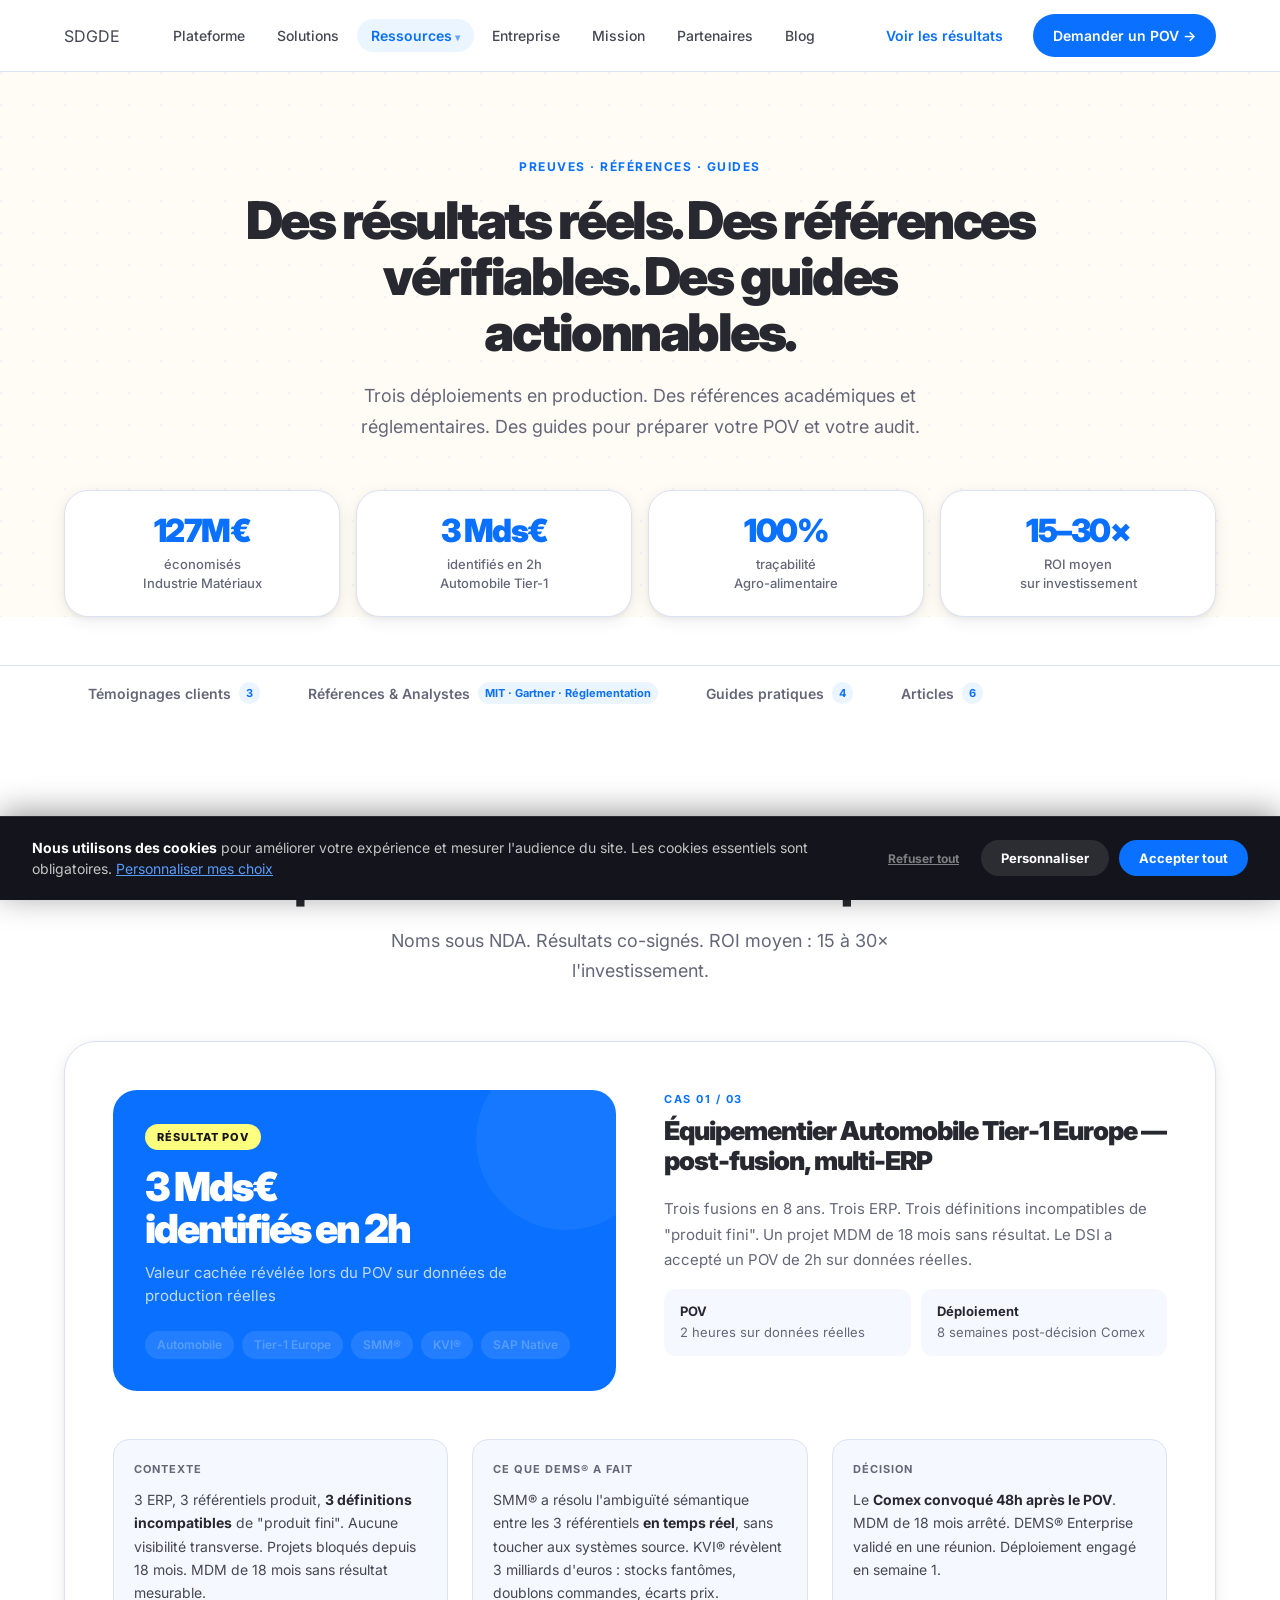
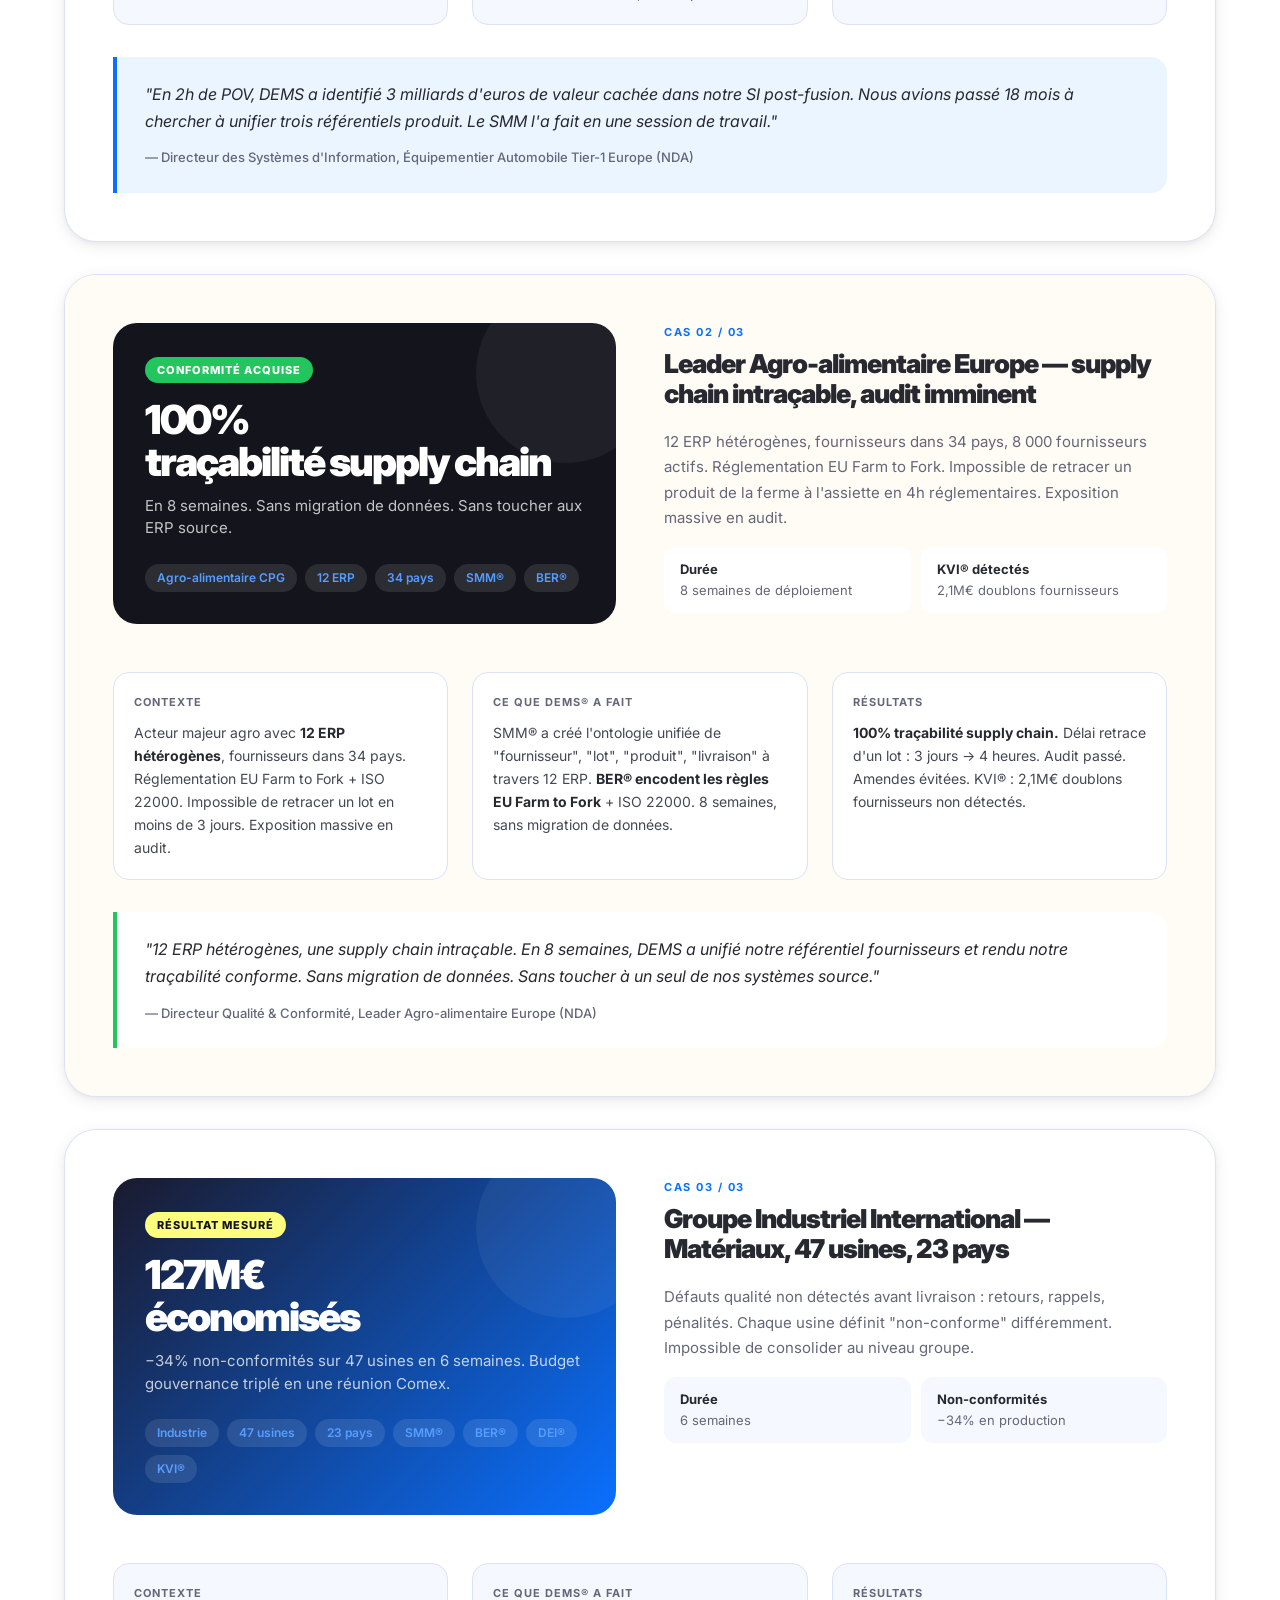
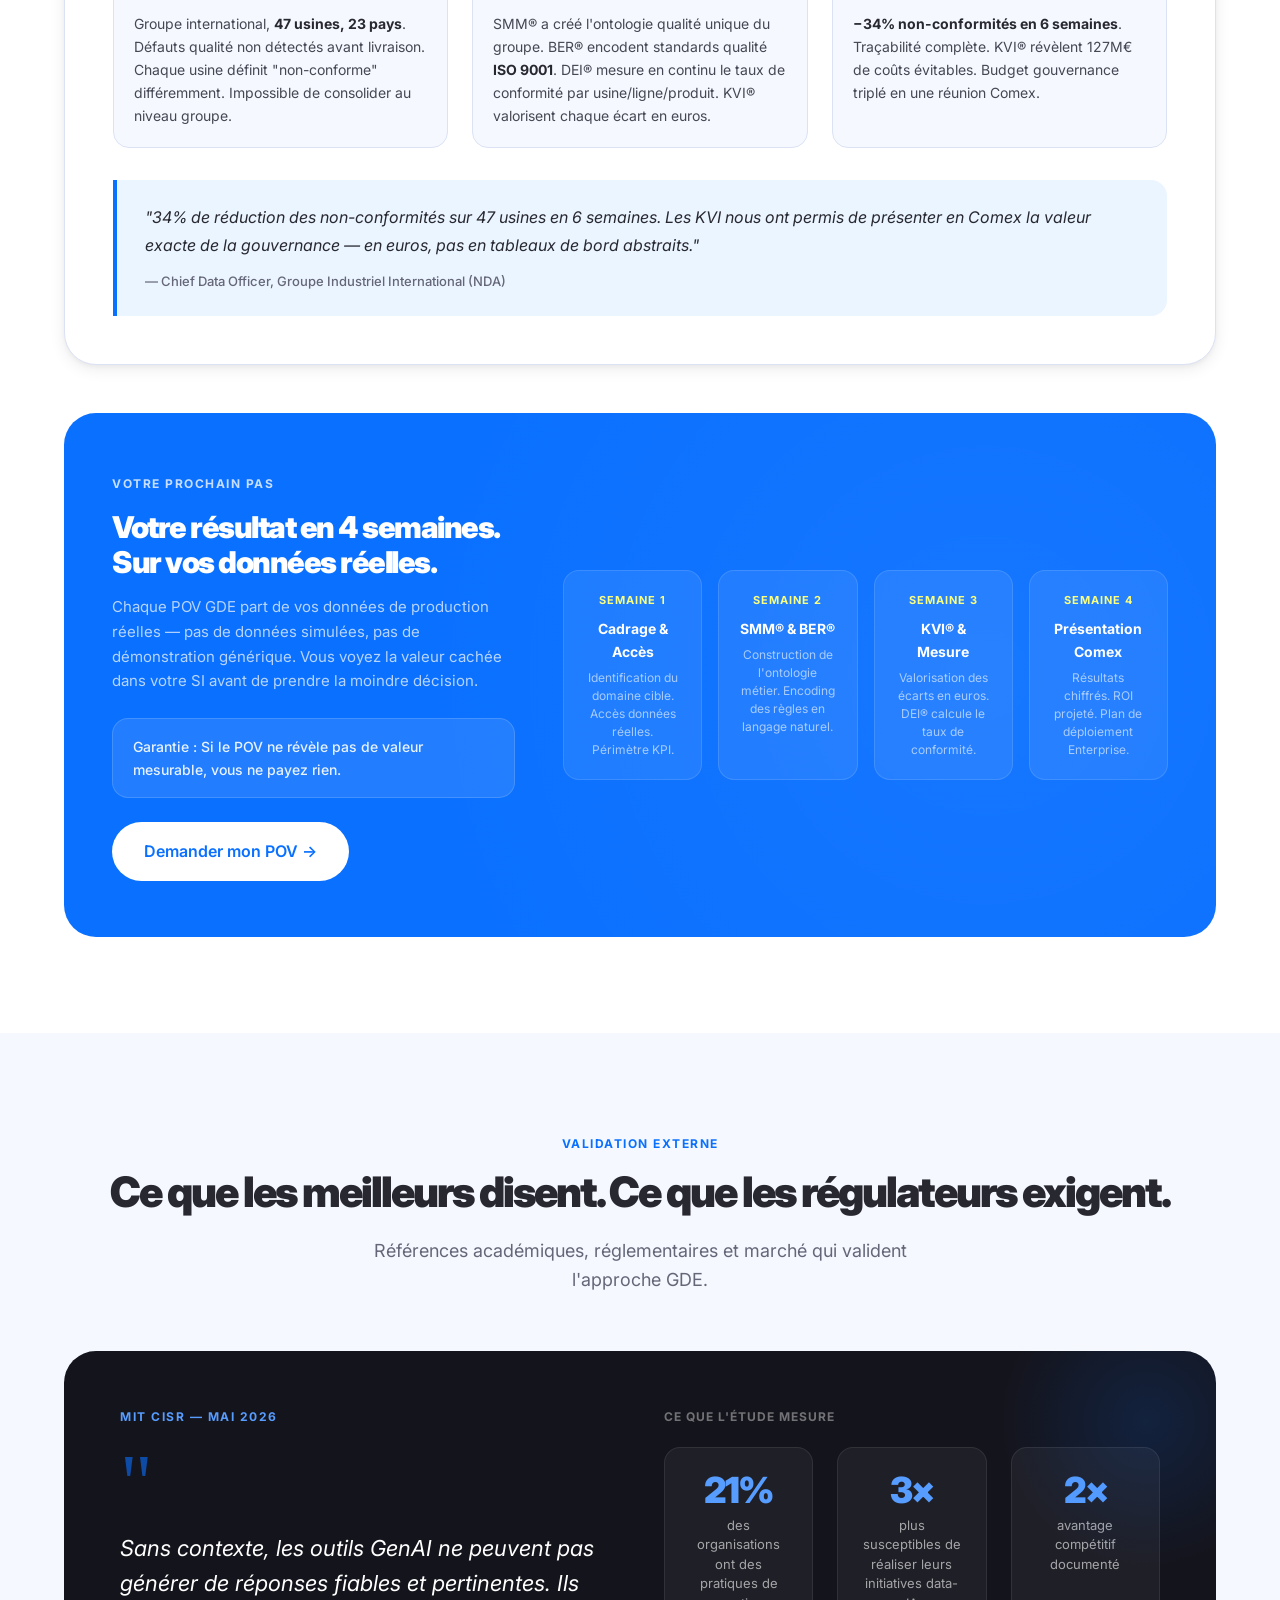
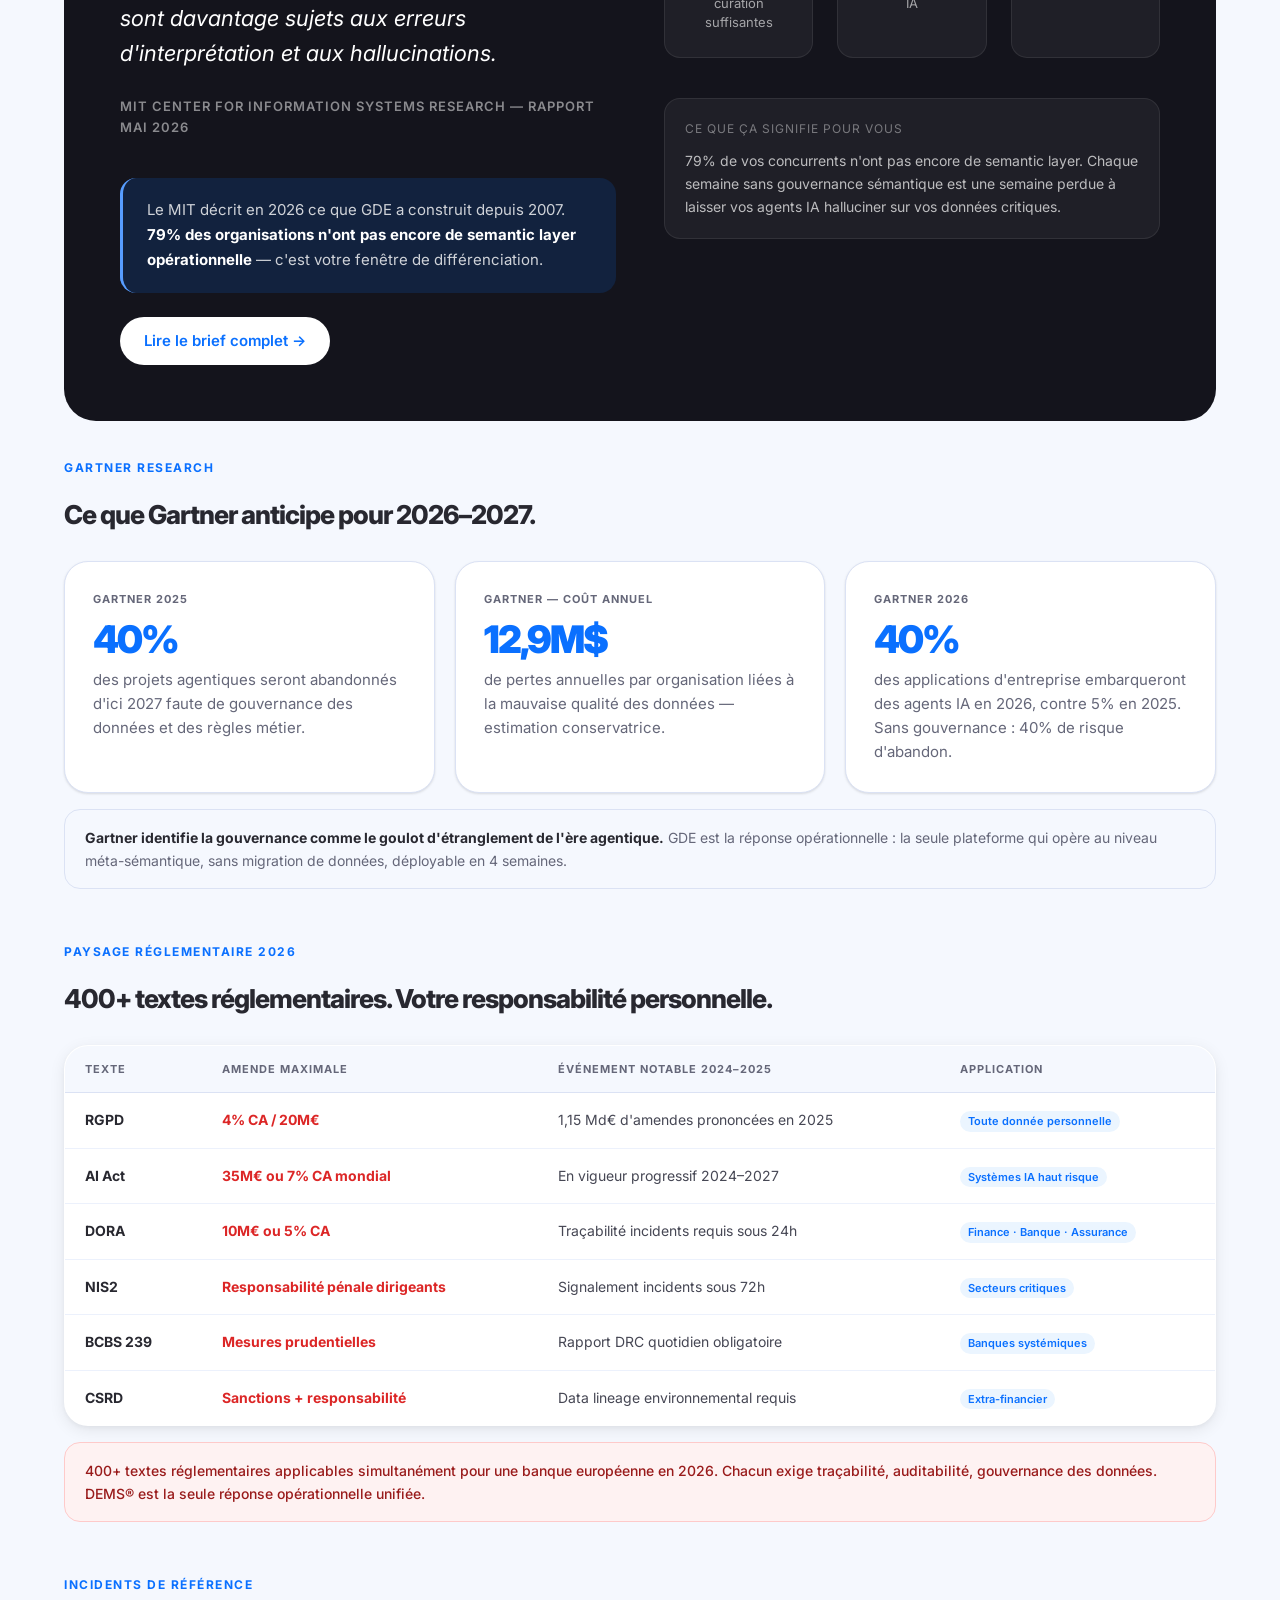
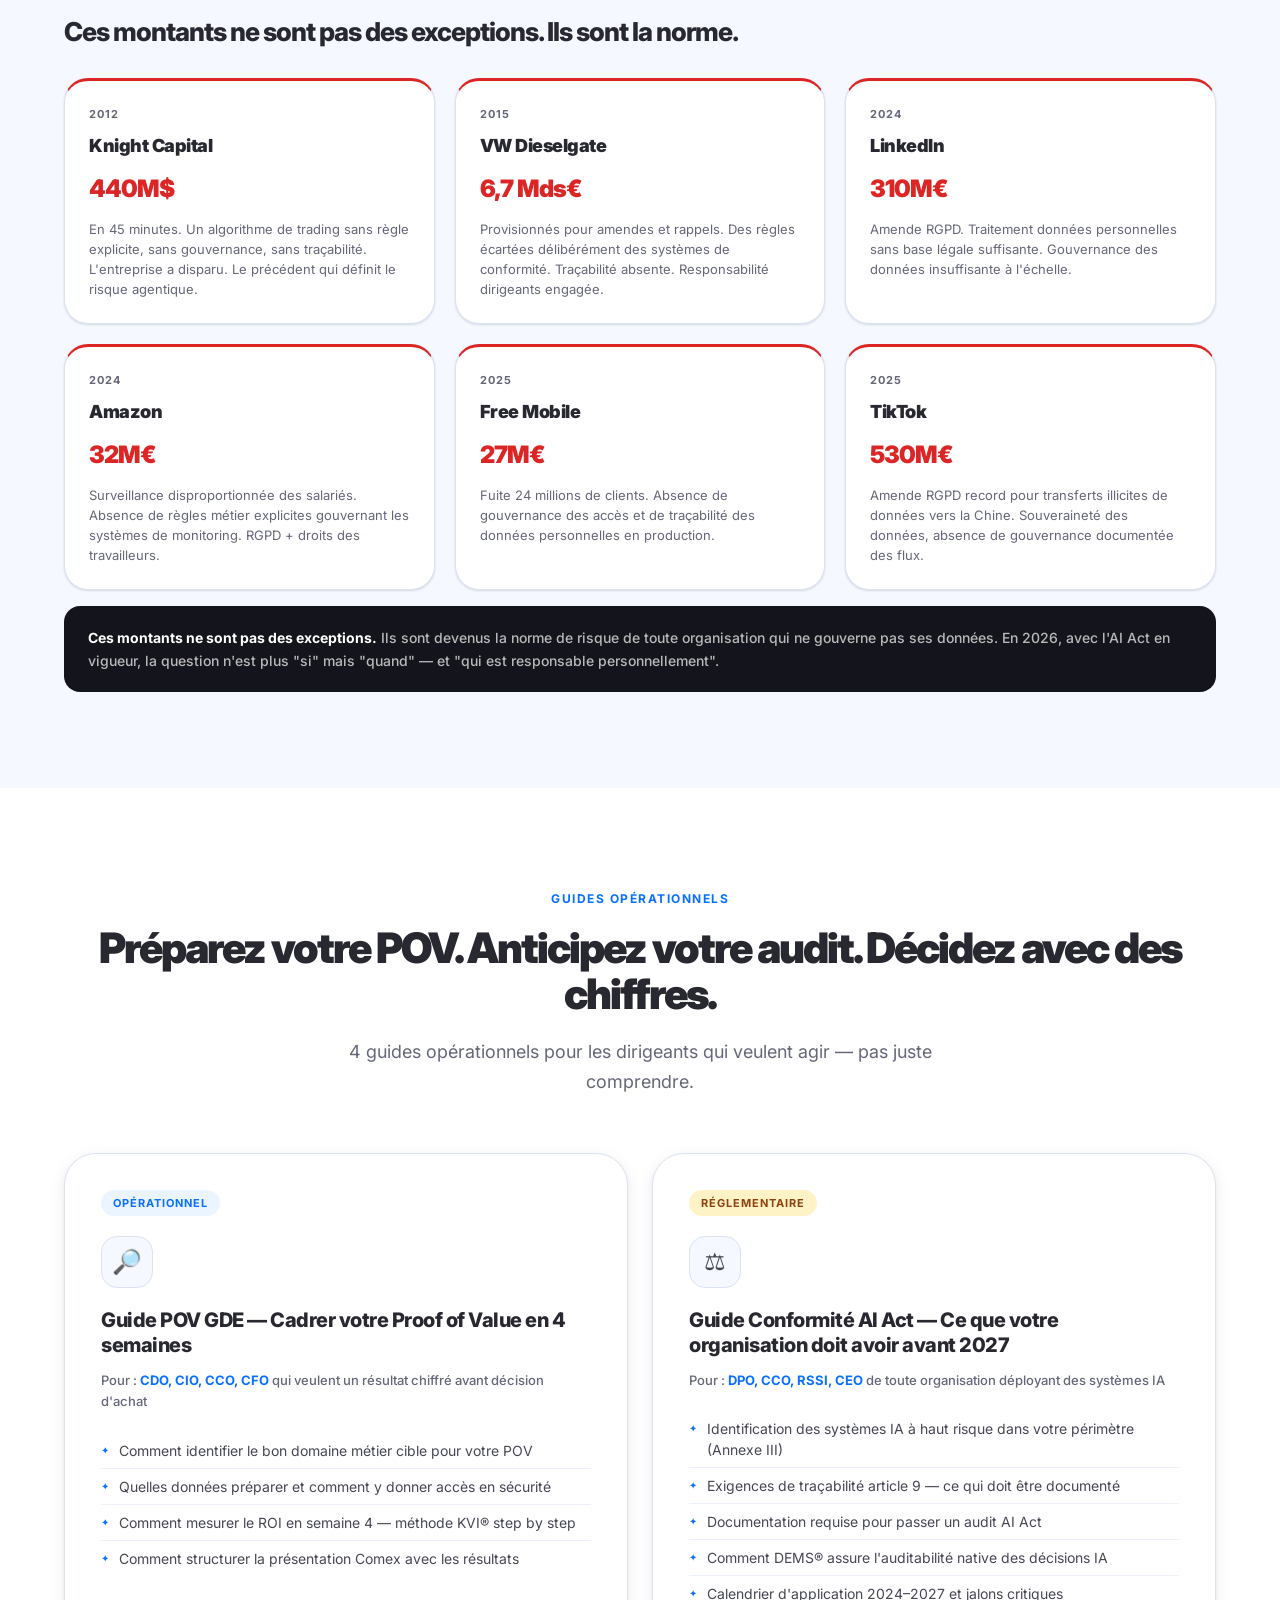
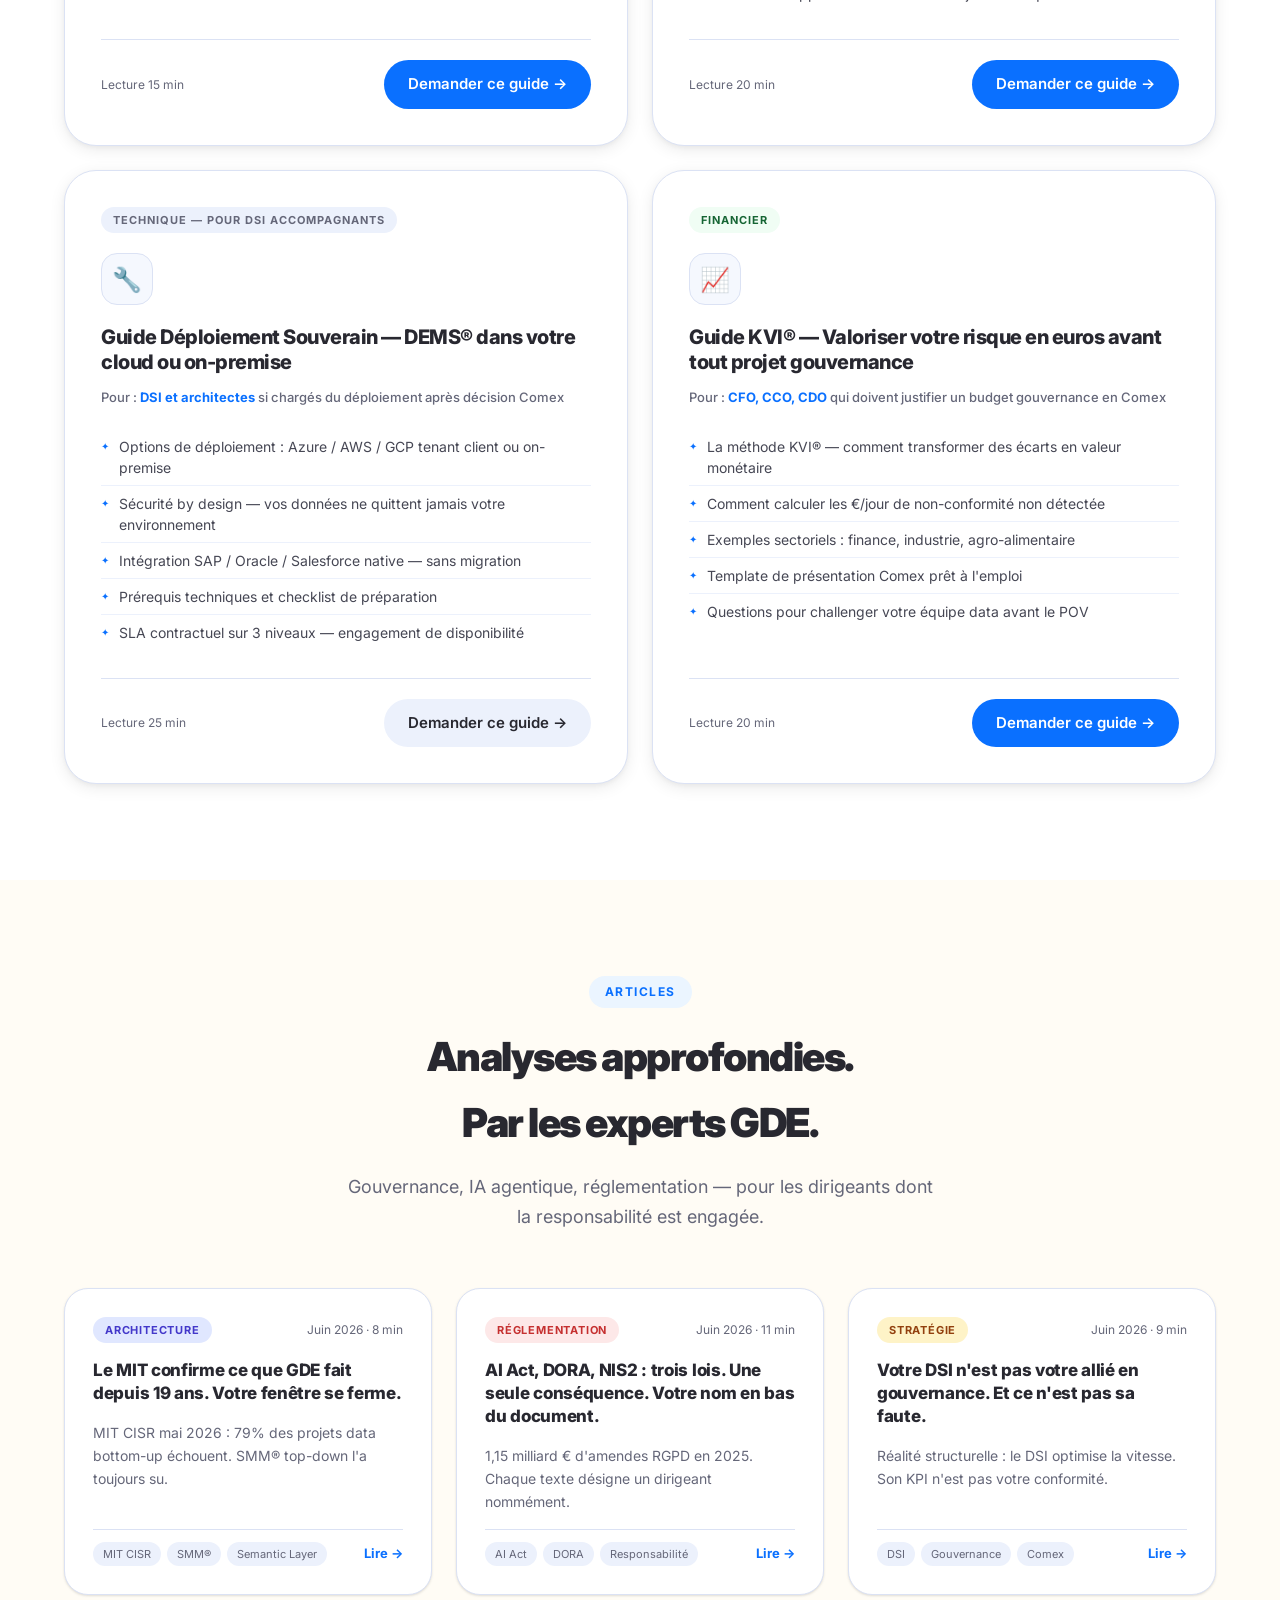
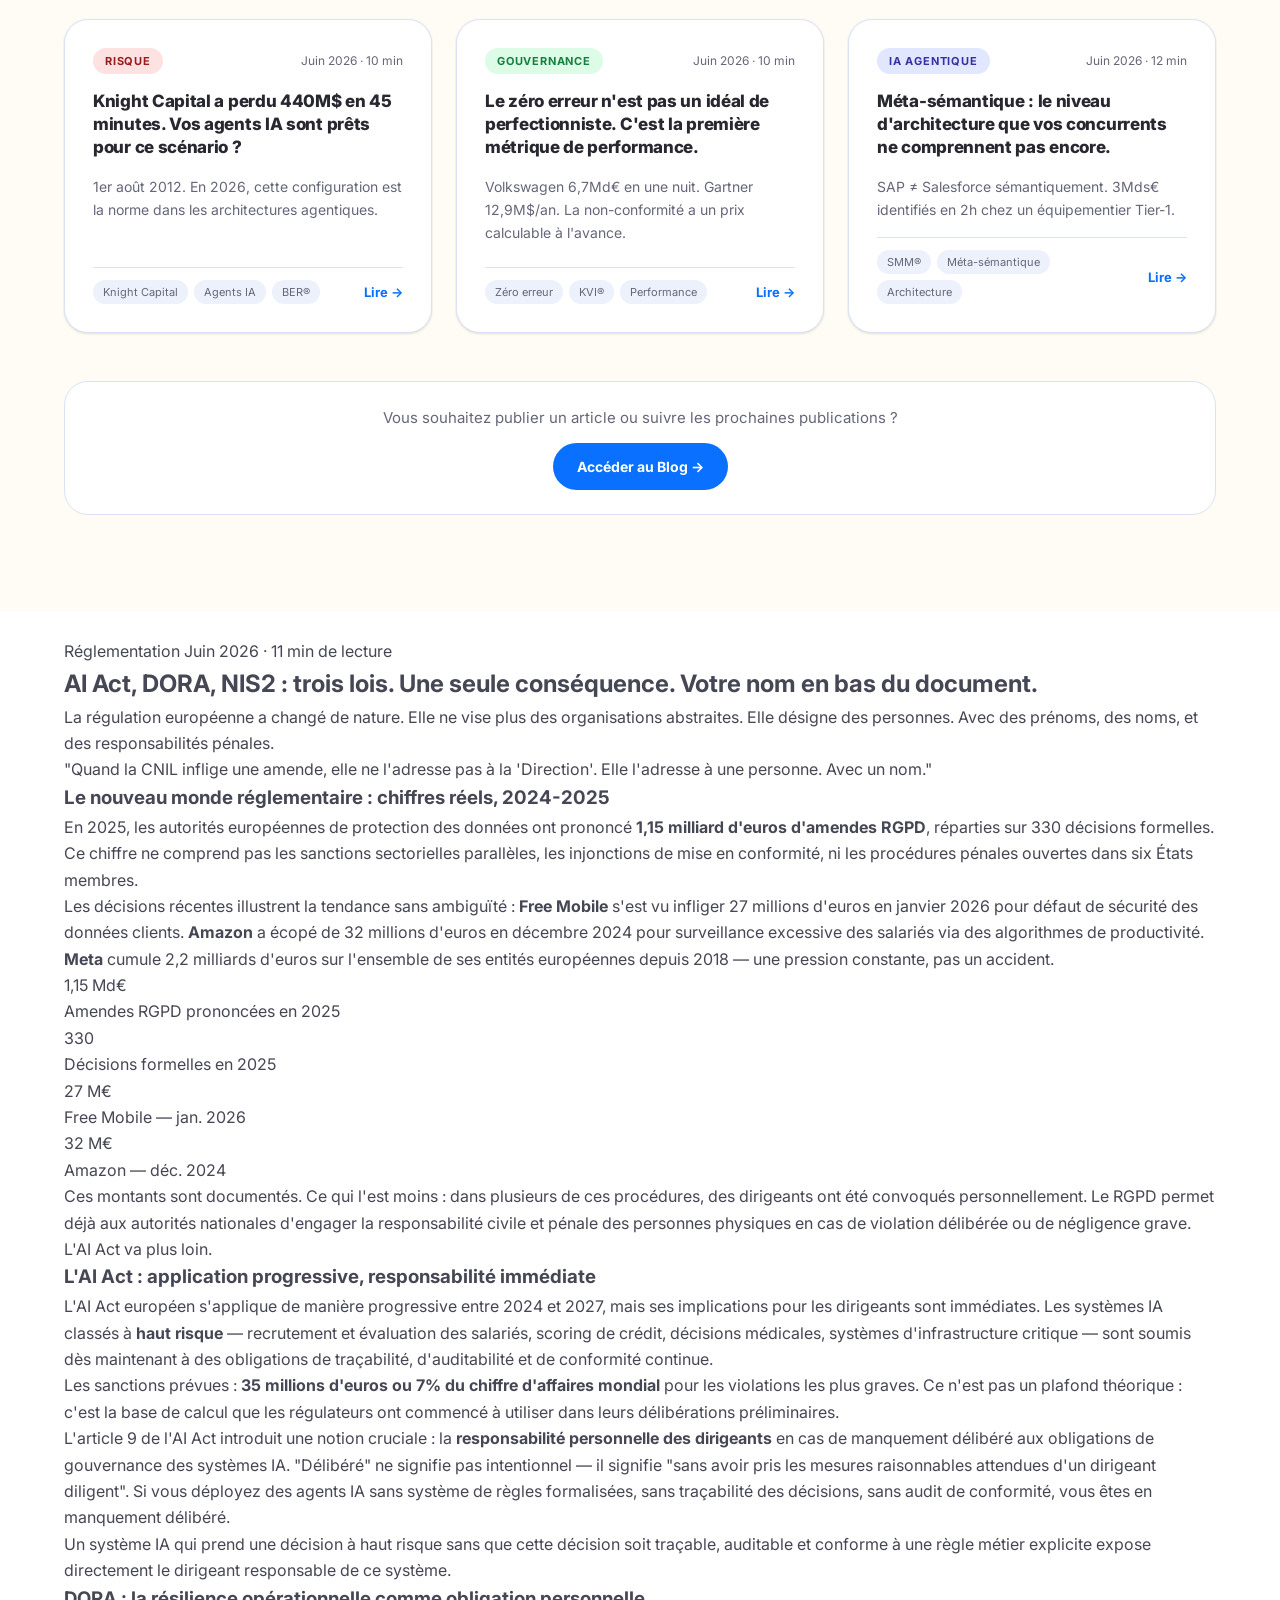
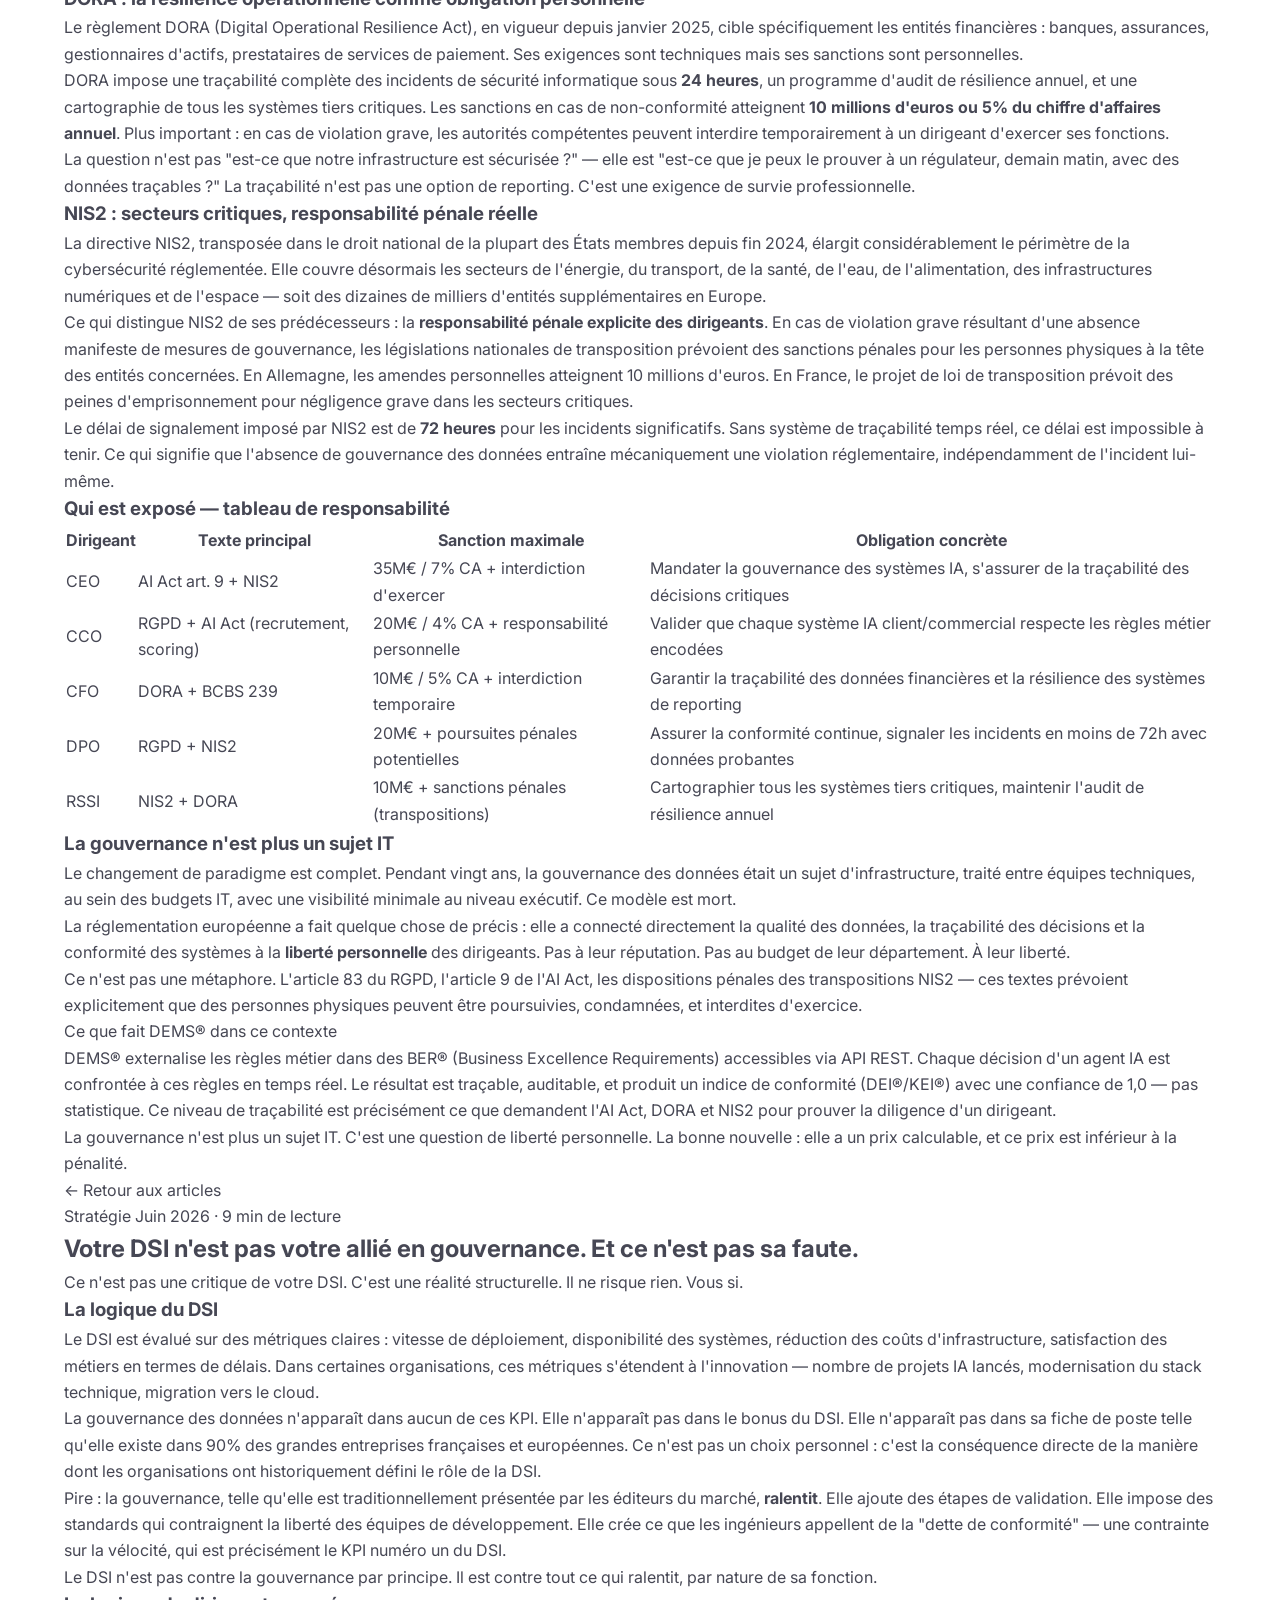
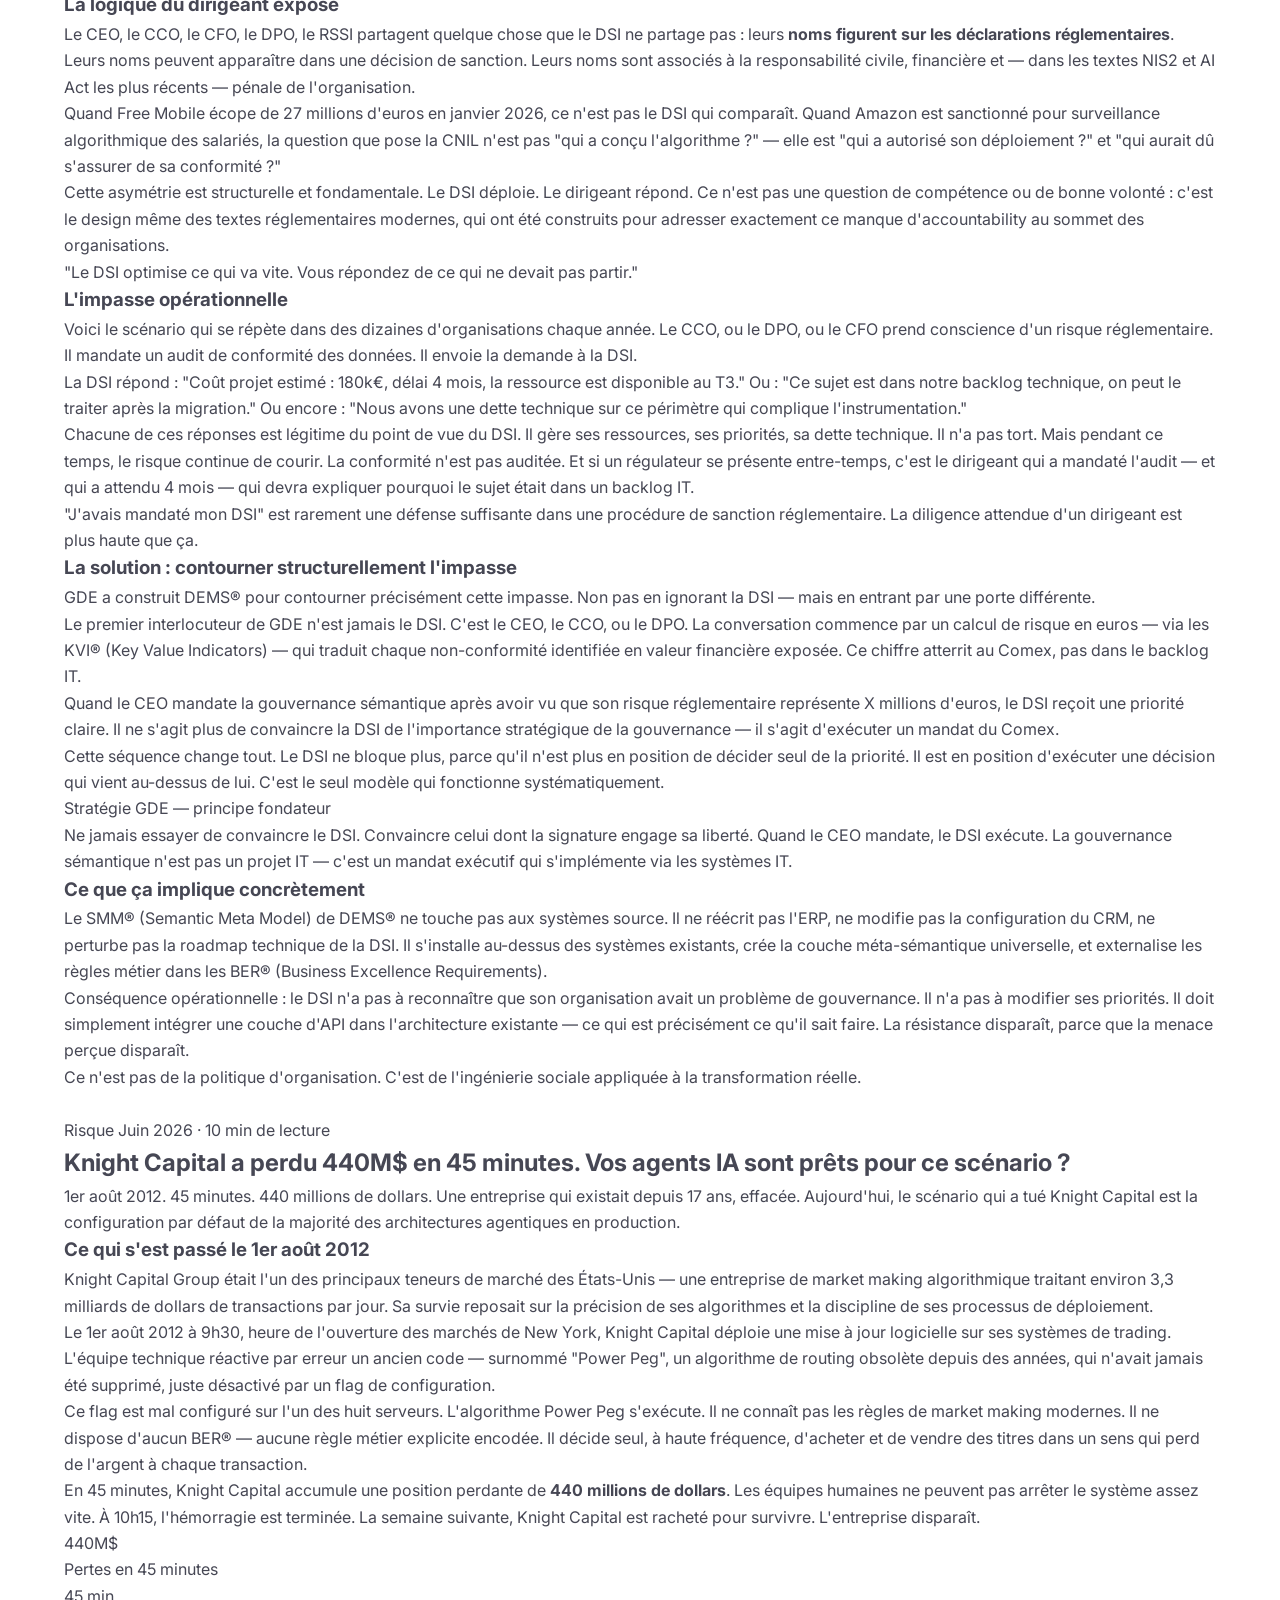
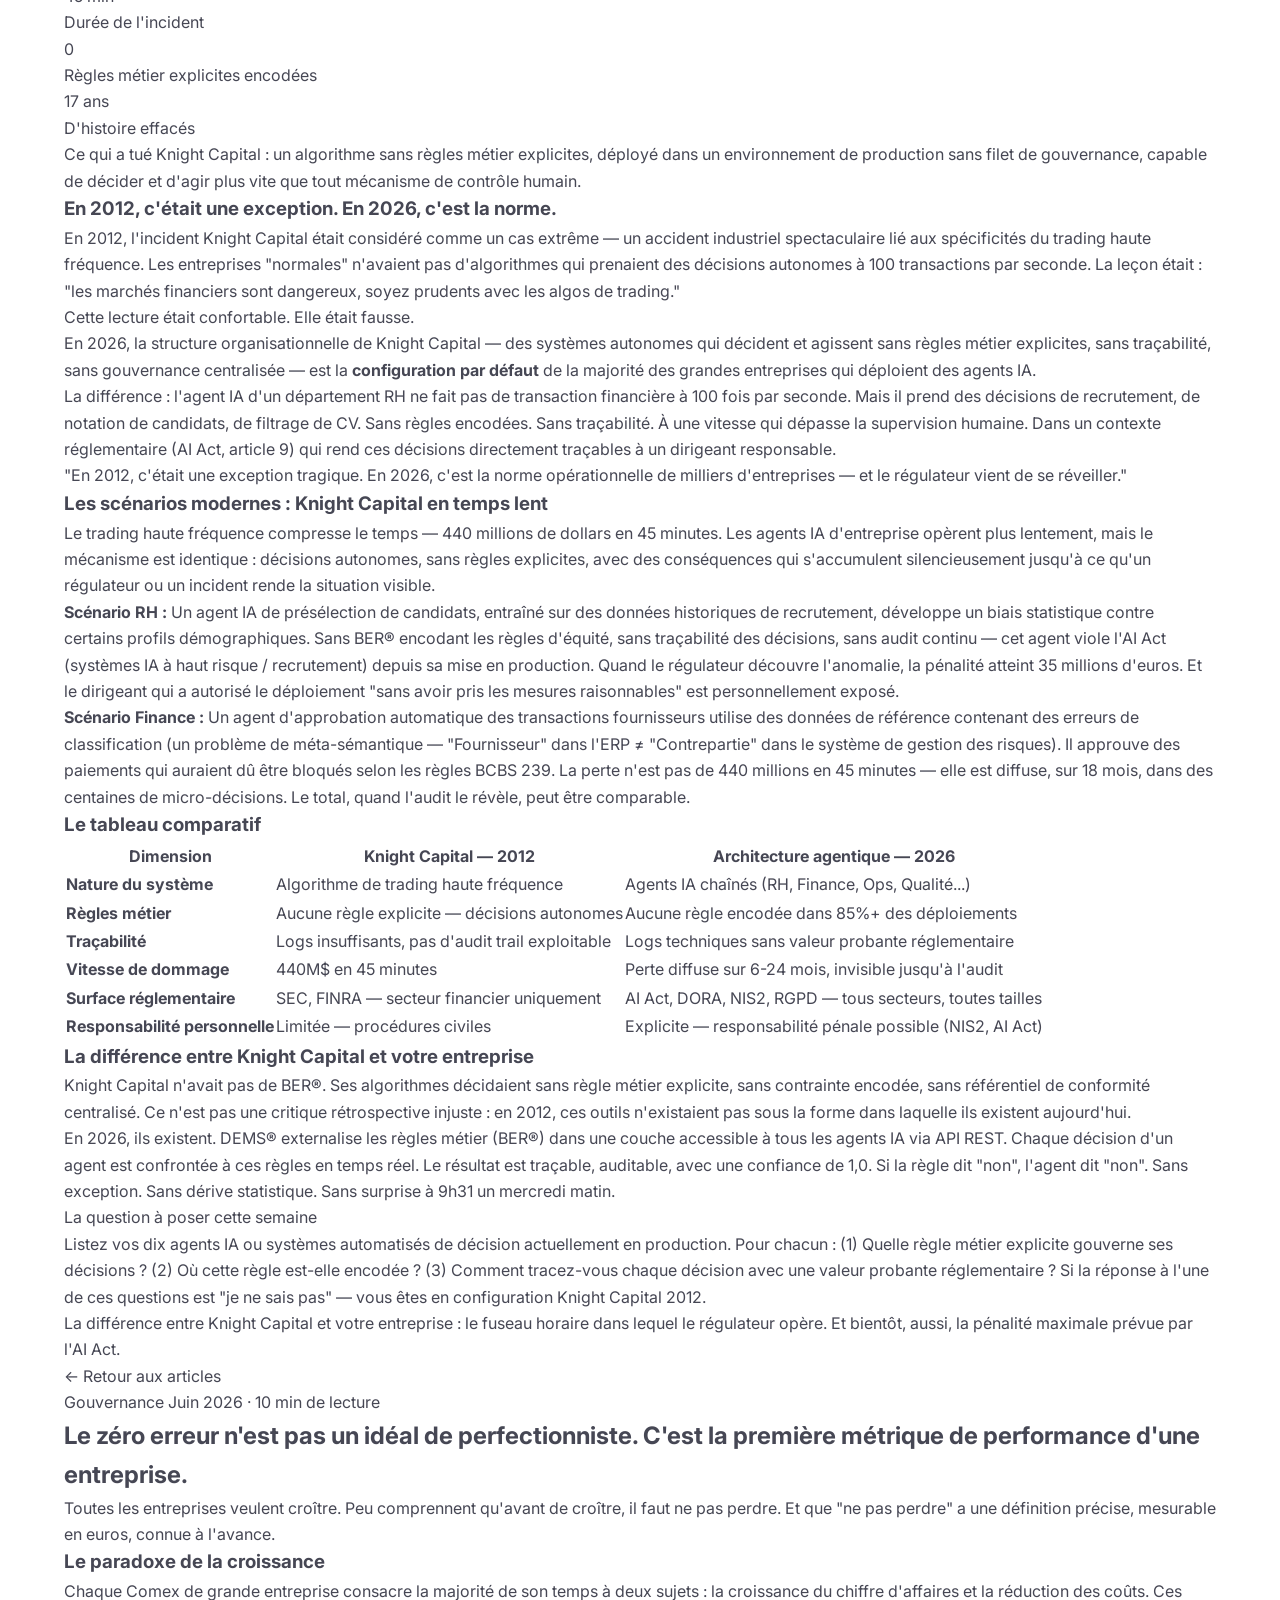
<file: ressources.html>
<!DOCTYPE html>
<html lang="fr">
<head>
  <meta charset="UTF-8">
  <meta name="viewport" content="width=device-width, initial-scale=1.0">
  <title>Ressources — GDE | Témoignages, Références & Guides</title>
  <meta name="description" content="Résultats clients mesurés, références MIT/Gartner/réglementaires et guides pratiques pour dirigeants. 3 déploiements en production. ROI 15–30×.">
  <style>
/* ============================================================
   SEMANDATA — Design System
   ============================================================ */

@import url('https://fonts.googleapis.com/css2?family=Inter:wght@400;500;600;700;800;900&display=swap');

:root {
  --c-blue50:  #ebf5ff;
  --c-blue100: #c7deff;
  --c-blue500: #579dff;
  --c-blue700: #0a70ff;
  --c-blue900: #0057d1;
  --c-heading:   #282830;
  --c-paragraph: #464754;
  --c-caption:   #656779;
  --c-white:     #ffffff;
  --c-cream:     #fffcf5;
  --c-grey50:    #f5f8fe;
  --c-grey100:   #ecf1fc;
  --c-grey200:   #dbe2f4;
  --c-grey300:   #c9d1e7;
  --c-indigo500: #5c59f3;
  --c-teal500:   #2aa79c;
  --c-yellow:    #fcff7e;
  --c-green:     #22c55e;
  --c-dark:      #14141c;
  --r-sm:   8px;
  --r-md:   12px;
  --r-lg:   16px;
  --r-xl:   24px;
  --r-2xl:  32px;
  --r-pill: 100px;
  --shadow-sm: 0 1px 3px rgba(0,0,0,0.08), 0 1px 2px rgba(0,0,0,0.05);
  --shadow-md: 0 4px 16px rgba(0,0,0,0.08), 0 2px 4px rgba(0,0,0,0.04);
  --shadow-lg: 0 20px 60px rgba(0,0,0,0.10), 0 4px 16px rgba(0,0,0,0.06);
}

*, *::before, *::after { box-sizing: border-box; margin: 0; padding: 0; }
html { scroll-behavior: smooth; }
body {
  font-family: 'Inter', Helvetica, Arial, sans-serif;
  color: var(--c-paragraph);
  background: var(--c-white);
  line-height: 1.65;
  -webkit-font-smoothing: antialiased;
}
a { text-decoration: none; color: inherit; }
img { max-width: 100%; display: block; }

/* ── Navigation ── */
.nav {
  position: sticky; top: 0; z-index: 100;
  height: 72px;
  background: rgba(255,255,255,0.96);
  backdrop-filter: blur(16px);
  -webkit-backdrop-filter: blur(16px);
  border-bottom: 1px solid var(--c-grey200);
  display: flex; align-items: center;
}
.nav-inner {
  max-width: 1200px; margin: 0 auto; padding: 0 24px;
  width: 100%;
  display: flex; align-items: center; justify-content: space-between; gap: 32px;
}
.nav-logo {
  display: flex; align-items: center;
  flex-shrink: 0; line-height: 0;
}
/* logo-mark replaced by SVG image */
.nav-links {
  display: flex; align-items: center; gap: 4px;
  list-style: none; flex: 1; justify-content: center;
}
.nav-links a {
  padding: 8px 14px; border-radius: var(--r-pill);
  font-size: 14px; font-weight: 500; color: var(--c-paragraph);
  transition: all 0.15s ease;
  white-space: nowrap;
}
.nav-links a:hover { background: var(--c-grey100); color: var(--c-heading); }
.nav-links a.active { background: var(--c-blue50); color: var(--c-blue700); font-weight: 600; }
/* ── Méga-menu Ressources ── */
.nav-dropdown { position: relative; }
.nav-dropdown > a::after { content: ' ▾'; font-size: 10px; opacity: 0.6; }
.nav-mega-menu {
  display: none;
  position: absolute; top: calc(100% + 12px); left: 50%;
  transform: translateX(-50%);
  background: #ffffff !important;
  border: 1px solid #e2e8f0;
  border-radius: 16px;
  box-shadow: 0 8px 32px rgba(0,0,0,0.12), 0 2px 8px rgba(0,0,0,0.06);
  width: 680px; padding: 24px; z-index: 500;
  grid-template-columns: 1fr 1fr 1fr; gap: 0;
}
.nav-mega-menu.open { display: grid; }
.mega-col { padding: 0 16px; }
.mega-col + .mega-col { border-left: 1px solid var(--c-grey200); }
.mega-col-title {
  font-size: 11px; font-weight: 800; text-transform: uppercase;
  letter-spacing: 1.2px; color: var(--c-blue700);
  padding: 0 0 10px; margin-bottom: 4px;
  border-bottom: 2px solid var(--c-blue100);
}
.mega-col a {
  display: flex; align-items: flex-start; gap: 8px;
  padding: 9px 8px; border-radius: var(--r-md);
  font-size: 13px; font-weight: 500; color: var(--c-paragraph);
  transition: all 0.15s ease; line-height: 1.35; text-decoration: none;
}
.mega-col a:hover { background: var(--c-blue50); color: var(--c-blue700); }
.mega-col a .mi { font-size: 15px; flex-shrink: 0; margin-top: 1px; }
.mega-col a .ml { display: flex; flex-direction: column; }
.mega-col a .ml strong { font-weight: 700; color: var(--c-heading); font-size: 13px; }
.mega-col a .ml span { font-size: 11px; color: var(--c-caption); margin-top: 1px; }
@media (max-width: 768px) { .nav-mega-menu { display: none !important; } }

.nav-cta { display: flex; align-items: center; gap: 12px; flex-shrink: 0; }

/* ── Boutons ── */
.btn {
  display: inline-flex; align-items: center; gap: 8px;
  padding: 12px 24px; border-radius: var(--r-pill);
  font-size: 15px; font-weight: 600; border: none; cursor: pointer;
  transition: all 0.15s ease; text-decoration: none; white-space: nowrap;
}
.btn-primary { background: var(--c-blue700); color: white; }
.btn-primary:hover { background: var(--c-blue900); transform: translateY(-1px); box-shadow: 0 4px 20px rgba(10,112,255,0.35); }
.btn-secondary { background: var(--c-grey100); color: var(--c-heading); }
.btn-secondary:hover { background: var(--c-grey200); }
.btn-ghost { background: transparent; color: var(--c-blue700); }
.btn-ghost:hover { background: var(--c-blue50); }
.btn-lg { padding: 16px 32px; font-size: 16px; }
.btn-white { background: white; color: var(--c-blue700); }
.btn-white:hover { background: var(--c-blue50); transform: translateY(-1px); box-shadow: 0 4px 20px rgba(0,0,0,0.15); }
.btn-outline-white { background: transparent; color: white; border: 2px solid rgba(255,255,255,0.4); }
.btn-outline-white:hover { background: rgba(255,255,255,0.1); border-color: white; }

/* ── Layout ── */
.container { max-width: 1200px; margin: 0 auto; padding: 0 24px; }
.section { padding: 96px 0; }
.section-sm { padding: 64px 0; }
.section-label {
  display: inline-block;
  font-size: 12px; font-weight: 700; letter-spacing: 1.5px;
  text-transform: uppercase; color: var(--c-blue700);
  margin-bottom: 16px;
}
.section-title {
  font-size: 42px; font-weight: 900; letter-spacing: -2px;
  color: var(--c-heading); line-height: 1.1;
  margin-bottom: 20px;
}
.section-title-white { color: white; }
.section-subtitle { font-size: 18px; color: var(--c-caption); line-height: 1.65; max-width: 620px; }
.section-subtitle-white { color: rgba(255,255,255,0.75); }
.text-center { text-align: center; }
.text-center .section-subtitle { margin: 0 auto; }

/* ── Hero Ressources ── */
.hero-ressources {
  background: var(--c-cream);
  background-image: radial-gradient(circle at 1px 1px, rgba(10,112,255,0.06) 1px, transparent 0);
  background-size: 32px 32px;
  padding: 80px 0 0;
}
.hero-ressources-inner {
  max-width: 1200px; margin: 0 auto; padding: 0 24px;
  text-align: center;
}
.hero-ressources h1 {
  font-size: 52px; font-weight: 900; letter-spacing: -2.5px;
  color: var(--c-heading); line-height: 1.08; margin-bottom: 20px;
  max-width: 820px; margin-left: auto; margin-right: auto;
}
.hero-ressources .hero-sub {
  font-size: 18px; color: var(--c-caption); line-height: 1.7; margin-bottom: 48px;
  max-width: 600px; margin-left: auto; margin-right: auto;
}

/* Métriques hero */
.hero-metrics {
  display: grid; grid-template-columns: repeat(4, 1fr); gap: 16px;
  margin-bottom: 48px;
}
.hero-metric-card {
  background: white; border-radius: var(--r-xl); padding: 24px 20px;
  box-shadow: var(--shadow-md); border: 1px solid var(--c-grey200);
  text-align: center;
}
.hero-metric-val {
  font-size: 32px; font-weight: 900; color: var(--c-blue700);
  letter-spacing: -1.5px; line-height: 1; margin-bottom: 8px;
}
.hero-metric-label { font-size: 13px; color: var(--c-caption); font-weight: 500; line-height: 1.4; }

/* Navigation interne */
.page-nav {
  border-top: 1px solid var(--c-grey200);
  background: white;
  position: sticky; top: 72px; z-index: 90;
}
.page-nav-inner {
  max-width: 1200px; margin: 0 auto; padding: 0 24px;
  display: flex; gap: 0; overflow-x: auto;
}
.page-nav-link {
  display: inline-flex; align-items: center; gap: 8px;
  padding: 16px 24px; font-size: 14px; font-weight: 600;
  color: var(--c-caption); border-bottom: 2px solid transparent;
  transition: all 0.15s ease; white-space: nowrap; cursor: pointer;
  text-decoration: none;
}
.page-nav-link:hover { color: var(--c-heading); border-bottom-color: var(--c-grey300); }
.page-nav-link.active { color: var(--c-blue700); border-bottom-color: var(--c-blue700); }
.page-nav-count {
  background: var(--c-blue50); color: var(--c-blue700);
  font-size: 11px; font-weight: 700;
  padding: 2px 7px; border-radius: var(--r-pill);
}

/* ── Section Témoignages ── */
.case-card {
  background: white; border-radius: var(--r-2xl);
  border: 1px solid var(--c-grey200); overflow: hidden;
  box-shadow: var(--shadow-md);
  margin-bottom: 32px;
}
.case-card-cream { background: var(--c-cream); }
.case-header {
  display: grid; grid-template-columns: 1fr 1fr; gap: 48px;
  padding: 48px;
  align-items: start;
}
.case-result-hero {
  background: var(--c-blue700); border-radius: var(--r-xl);
  padding: 32px; position: relative; overflow: hidden;
}
.case-result-hero::before {
  content: ''; position: absolute; top: -40px; right: -40px;
  width: 180px; height: 180px; border-radius: 50%;
  background: rgba(255,255,255,0.05);
}
.case-result-badge {
  display: inline-block;
  background: var(--c-yellow); color: var(--c-dark);
  font-size: 11px; font-weight: 800; letter-spacing: 1px;
  text-transform: uppercase; padding: 4px 12px; border-radius: var(--r-pill);
  margin-bottom: 16px;
}
.case-result-val {
  font-size: 40px; font-weight: 900; color: white;
  letter-spacing: -2px; line-height: 1.05; margin-bottom: 12px;
}
.case-result-sub { font-size: 15px; color: rgba(255,255,255,0.75); line-height: 1.5; }
.case-meta {
  display: flex; flex-wrap: wrap; gap: 8px; margin-top: 24px;
}
.case-tag {
  font-size: 12px; font-weight: 600; color: var(--c-blue500);
  background: rgba(255,255,255,0.1); border-radius: var(--r-pill);
  padding: 4px 12px;
}
.case-content { }
.case-number {
  font-size: 11px; font-weight: 700; letter-spacing: 1.5px;
  text-transform: uppercase; color: var(--c-blue700); margin-bottom: 8px;
}
.case-title {
  font-size: 26px; font-weight: 900; letter-spacing: -1px;
  color: var(--c-heading); line-height: 1.15; margin-bottom: 20px;
}
.case-body { padding: 0 48px 48px; }
.case-grid { display: grid; grid-template-columns: 1fr 1fr 1fr; gap: 24px; margin-bottom: 32px; }
.case-block {
  background: var(--c-grey50); border-radius: var(--r-lg); padding: 20px;
  border: 1px solid var(--c-grey200);
}
.case-block-label {
  font-size: 11px; font-weight: 700; letter-spacing: 1px;
  text-transform: uppercase; color: var(--c-caption); margin-bottom: 10px;
}
.case-block-text { font-size: 14px; color: var(--c-paragraph); line-height: 1.65; }
.case-block-text strong { color: var(--c-heading); }
.case-quote {
  background: var(--c-blue50); border-left: 4px solid var(--c-blue700);
  border-radius: 0 var(--r-lg) var(--r-lg) 0;
  padding: 24px 28px; margin-top: 8px;
}
.case-quote p {
  font-size: 16px; font-style: italic; color: var(--c-heading);
  line-height: 1.7; margin-bottom: 12px;
}
.case-quote-attr { font-size: 13px; color: var(--c-caption); font-weight: 500; }

/* POV Process */
.pov-banner {
  background: var(--c-blue700);
  background-image: radial-gradient(circle at 80% 50%, rgba(255,255,255,0.05) 0%, transparent 60%);
  border-radius: var(--r-2xl); padding: 56px 48px;
  margin-top: 48px; margin-bottom: 0;
}
.pov-inner { display: grid; grid-template-columns: 1fr 1.5fr; gap: 48px; align-items: center; }
.pov-left h3 {
  font-size: 30px; font-weight: 900; color: white;
  letter-spacing: -1.5px; line-height: 1.15; margin-bottom: 16px;
}
.pov-left p { font-size: 15px; color: rgba(255,255,255,0.7); line-height: 1.65; margin-bottom: 24px; }
.pov-guarantee {
  background: rgba(255,255,255,0.1); border-radius: var(--r-lg);
  padding: 16px 20px; border: 1px solid rgba(255,255,255,0.15);
  font-size: 14px; color: rgba(255,255,255,0.9); font-weight: 500;
}
.pov-steps { display: grid; grid-template-columns: repeat(4, 1fr); gap: 16px; }
.pov-step {
  background: rgba(255,255,255,0.08); border-radius: var(--r-lg);
  padding: 20px; border: 1px solid rgba(255,255,255,0.12);
  text-align: center;
}
.pov-step-week {
  font-size: 11px; font-weight: 700; color: var(--c-yellow);
  text-transform: uppercase; letter-spacing: 1px; margin-bottom: 8px;
}
.pov-step-title { font-size: 14px; font-weight: 700; color: white; margin-bottom: 6px; }
.pov-step-desc { font-size: 12px; color: rgba(255,255,255,0.6); line-height: 1.5; }

/* ── Section Insights ── */
.mit-block {
  background: var(--c-dark); border-radius: var(--r-2xl); padding: 56px;
  margin-bottom: 32px; position: relative; overflow: hidden;
}
.mit-block::before {
  content: ''; position: absolute; top: -80px; right: -80px;
  width: 300px; height: 300px; border-radius: 50%;
  background: radial-gradient(circle, rgba(10,112,255,0.15) 0%, transparent 70%);
}
.mit-quote-mark {
  font-size: 80px; color: var(--c-blue700); line-height: 1;
  font-family: Georgia, serif; margin-bottom: 8px; opacity: 0.6;
}
.mit-quote {
  font-size: 22px; color: white; font-style: italic;
  line-height: 1.6; margin-bottom: 24px; position: relative;
  max-width: 800px;
}
.mit-source {
  font-size: 13px; color: rgba(255,255,255,0.5); font-weight: 600;
  text-transform: uppercase; letter-spacing: 1px; margin-bottom: 40px;
}
.mit-stats {
  display: grid; grid-template-columns: repeat(3, 1fr); gap: 24px;
  margin-bottom: 40px;
}
.mit-stat {
  background: rgba(255,255,255,0.05); border-radius: var(--r-lg);
  padding: 24px; border: 1px solid rgba(255,255,255,0.08);
  text-align: center;
}
.mit-stat-val {
  font-size: 36px; font-weight: 900; color: var(--c-blue500);
  letter-spacing: -2px; line-height: 1; margin-bottom: 8px;
}
.mit-stat-label { font-size: 13px; color: rgba(255,255,255,0.6); line-height: 1.5; }
.mit-comment {
  background: rgba(10,112,255,0.15); border-radius: var(--r-lg);
  padding: 20px 24px; border-left: 3px solid var(--c-blue500);
}
.mit-comment p { font-size: 15px; color: rgba(255,255,255,0.8); line-height: 1.65; }
.mit-comment strong { color: white; }

/* Gartner */
.gartner-grid { display: grid; grid-template-columns: repeat(3, 1fr); gap: 20px; margin-bottom: 16px; }
.gartner-card {
  background: white; border-radius: var(--r-xl); padding: 28px;
  border: 1px solid var(--c-grey200); box-shadow: var(--shadow-sm);
  position: relative;
}
.gartner-source {
  font-size: 11px; font-weight: 700; color: var(--c-caption);
  text-transform: uppercase; letter-spacing: 1px; margin-bottom: 12px;
}
.gartner-stat-val {
  font-size: 38px; font-weight: 900; color: var(--c-heading);
  letter-spacing: -2px; line-height: 1; margin-bottom: 10px;
}
.gartner-stat-val span { color: var(--c-blue700); }
.gartner-text { font-size: 15px; color: var(--c-caption); line-height: 1.6; }
.gartner-note {
  background: var(--c-grey50); border-radius: var(--r-lg); padding: 16px 20px;
  border: 1px solid var(--c-grey200);
  font-size: 14px; color: var(--c-caption);
}
.gartner-note strong { color: var(--c-heading); }

/* Réglementaire */
.reg-table {
  width: 100%; border-collapse: collapse; background: white;
  border-radius: var(--r-xl); overflow: hidden;
  box-shadow: var(--shadow-md); border: 1px solid var(--c-grey200);
  margin-bottom: 16px;
}
.reg-table th {
  background: var(--c-grey50); padding: 14px 20px;
  font-size: 11px; font-weight: 700; text-transform: uppercase;
  letter-spacing: 1px; color: var(--c-caption);
  text-align: left; border-bottom: 1px solid var(--c-grey200);
}
.reg-table td {
  padding: 16px 20px; font-size: 14px; color: var(--c-paragraph);
  border-bottom: 1px solid var(--c-grey100); vertical-align: top;
  line-height: 1.5;
}
.reg-table tr:last-child td { border-bottom: none; }
.reg-table tr:hover td { background: var(--c-grey50); }
.reg-name { font-weight: 700; color: var(--c-heading); }
.reg-amount { font-weight: 700; color: #dc2626; white-space: nowrap; }
.reg-tag {
  display: inline-block; font-size: 11px; font-weight: 600;
  padding: 2px 8px; border-radius: var(--r-pill);
  background: var(--c-blue50); color: var(--c-blue700);
}
.reg-note {
  background: #fef2f2; border: 1px solid #fecaca; border-radius: var(--r-lg);
  padding: 16px 20px; font-size: 14px; color: #991b1b;
  font-weight: 500;
}

/* Incidents */
.incidents-grid { display: grid; grid-template-columns: repeat(3, 1fr); gap: 20px; margin-bottom: 16px; }
.incident-card {
  background: white; border-radius: var(--r-xl); padding: 24px;
  border: 1px solid var(--c-grey200); box-shadow: var(--shadow-sm);
  border-top: 3px solid #dc2626;
}
.incident-year {
  font-size: 11px; font-weight: 700; color: var(--c-caption);
  text-transform: uppercase; letter-spacing: 1px; margin-bottom: 8px;
}
.incident-company {
  font-size: 18px; font-weight: 900; color: var(--c-heading);
  letter-spacing: -0.5px; margin-bottom: 8px;
}
.incident-amount {
  font-size: 24px; font-weight: 900; color: #dc2626;
  letter-spacing: -1px; margin-bottom: 10px;
}
.incident-desc { font-size: 13px; color: var(--c-caption); line-height: 1.55; }
.incidents-note {
  background: var(--c-dark); border-radius: var(--r-lg); padding: 20px 24px;
  font-size: 14px; color: rgba(255,255,255,0.7); font-weight: 500;
}
.incidents-note strong { color: white; }

/* ── Section Guides ── */
.guides-grid { display: grid; grid-template-columns: repeat(2, 1fr); gap: 24px; }
.guide-card {
  background: white; border-radius: var(--r-2xl); padding: 36px;
  border: 1px solid var(--c-grey200); box-shadow: var(--shadow-md);
  display: flex; flex-direction: column; gap: 0;
  transition: box-shadow 0.2s ease, transform 0.2s ease;
}
.guide-card:hover { box-shadow: var(--shadow-lg); transform: translateY(-2px); }
.guide-badge {
  display: inline-block; font-size: 11px; font-weight: 700;
  letter-spacing: 1px; text-transform: uppercase;
  padding: 4px 12px; border-radius: var(--r-pill);
  margin-bottom: 20px; width: fit-content;
}
.badge-operationnel { background: var(--c-blue50); color: var(--c-blue700); }
.badge-reglementaire { background: #fef3c7; color: #92400e; }
.badge-technique { background: var(--c-grey100); color: var(--c-caption); }
.badge-financier { background: #f0fdf4; color: #166534; }
.guide-icon {
  width: 52px; height: 52px; border-radius: var(--r-lg);
  background: var(--c-grey50); border: 1px solid var(--c-grey200);
  display: flex; align-items: center; justify-content: center;
  font-size: 24px; margin-bottom: 20px;
}
.guide-title {
  font-size: 20px; font-weight: 800; color: var(--c-heading);
  letter-spacing: -0.5px; line-height: 1.25; margin-bottom: 12px;
}
.guide-for {
  font-size: 13px; color: var(--c-caption); margin-bottom: 20px;
  font-weight: 500;
}
.guide-for strong { color: var(--c-blue700); }
.guide-covers {
  list-style: none; margin-bottom: 28px; flex: 1;
}
.guide-covers li {
  font-size: 14px; color: var(--c-paragraph); line-height: 1.5;
  padding: 7px 0; border-bottom: 1px solid var(--c-grey100);
  display: flex; align-items: flex-start; gap: 10px;
}
.guide-covers li:last-child { border-bottom: none; }
.guide-covers li::before {
  content: '✦'; color: var(--c-blue700); font-size: 10px;
  flex-shrink: 0; margin-top: 3px;
}
.guide-footer {
  display: flex; align-items: center; justify-content: space-between;
  padding-top: 20px; border-top: 1px solid var(--c-grey200);
}
.guide-duration { font-size: 12px; color: var(--c-caption); }

/* ── CTA Banner ── */
.cta-banner {
  background: var(--c-dark);
  background-image: radial-gradient(circle at 30% 50%, rgba(10,112,255,0.12) 0%, transparent 60%);
  padding: 80px 0; text-align: center;
}
.cta-banner h2 {
  font-size: 42px; font-weight: 900; color: white;
  letter-spacing: -2px; line-height: 1.1; margin-bottom: 20px;
}
.cta-banner p {
  font-size: 17px; color: rgba(255,255,255,0.65); line-height: 1.7;
  max-width: 580px; margin: 0 auto 36px;
}
.cta-actions { display: flex; gap: 16px; justify-content: center; flex-wrap: wrap; }

/* ── Footer ── */
.footer {
  background: var(--c-dark); padding: 64px 0 40px;
  border-top: 1px solid rgba(255,255,255,0.06);
}
.footer-grid {
  display: grid; grid-template-columns: 2fr 1fr 1fr 1fr;
  gap: 48px; margin-bottom: 48px;
}
.footer-brand { font-size: 20px; font-weight: 800; color: white; margin-bottom: 12px; }
.footer-tagline { font-size: 13px; color: rgba(255,255,255,0.5); line-height: 1.65; }
.footer-col-title { font-size: 12px; font-weight: 700; text-transform: uppercase; letter-spacing: 1px; color: rgba(255,255,255,0.4); margin-bottom: 16px; }
.footer-links { list-style: none; }
.footer-links li { margin-bottom: 10px; }
.footer-links a { font-size: 14px; color: rgba(255,255,255,0.6); transition: color 0.15s; }
.footer-links a:hover { color: white; }
.footer-bottom {
  border-top: 1px solid rgba(255,255,255,0.06); padding-top: 28px;
}
.footer-copy { font-size: 12px; color: rgba(255,255,255,0.3); line-height: 1.8; }
.footer-ip { font-size: 11px; color: rgba(255,255,255,0.2); margin-top: 6px; }

/* ── Section titres avec divider ── */
.section-header { margin-bottom: 56px; }
.section-divider {
  display: flex; align-items: center; gap: 16px; margin-bottom: 24px;
}
.section-divider-line { flex: 1; height: 1px; background: var(--c-grey200); }

/* ── Responsive ── */
@media (max-width: 1024px) {
  .hero-metrics { grid-template-columns: repeat(2, 1fr); }
  .case-header { grid-template-columns: 1fr; gap: 24px; }
  .case-grid { grid-template-columns: 1fr 1fr; }
  .gartner-grid { grid-template-columns: 1fr 1fr; }
  .incidents-grid { grid-template-columns: 1fr 1fr; }
  .pov-inner { grid-template-columns: 1fr; }
  .pov-steps { grid-template-columns: repeat(2, 1fr); }
  .footer-grid { grid-template-columns: 1fr 1fr 1fr; }
  .mit-stats { grid-template-columns: repeat(3, 1fr); }
}
@media (max-width: 768px) {
  .hero-ressources h1 { font-size: 36px; letter-spacing: -1.5px; }
  .section-title { font-size: 30px; letter-spacing: -1px; }
  .hero-metrics { grid-template-columns: 1fr 1fr; }
  .case-header { padding: 28px; }
  .case-body { padding: 0 28px 28px; }
  .case-grid { grid-template-columns: 1fr; }
  .gartner-grid { grid-template-columns: 1fr; }
  .incidents-grid { grid-template-columns: 1fr; }
  .guides-grid { grid-template-columns: 1fr; }
  .pov-banner { padding: 36px 28px; }
  .pov-steps { grid-template-columns: repeat(2, 1fr); }
  .mit-block { padding: 36px 28px; }
  .mit-stats { grid-template-columns: 1fr; }
  .mit-quote { font-size: 18px; }
  .page-nav-inner { gap: 0; }
  .page-nav-link { padding: 14px 16px; font-size: 13px; }
  .footer-grid { grid-template-columns: 1fr 1fr; }
  .cta-banner h2 { font-size: 30px; }
  .nav-links { display: none; }
}
@media (max-width: 480px) {
  .hero-metrics { grid-template-columns: 1fr; }
  .footer-grid { grid-template-columns: 1fr; }
}
  </style>
</head>
<body>

<!-- ============================================================
     NAVIGATION
     ============================================================ -->
<nav class="nav">
  <div class="nav-inner">
    <a href="index.html" class="nav-logo">
      <div class="logo-mark">SD</div>
      GDE
    </a>
    <ul class="nav-links">
      <li><a href="plateforme.html">Plateforme</a></li>
      <li><a href="solutions.html">Solutions</a></li>
      <li class="nav-dropdown" id="nav-ressources">
      <a href="ressources.html" class="active" onclick="toggleMega(event)">Ressources</a>
      <div class="nav-mega-menu">
        <div class="mega-col">
          <div class="mega-col-title">Témoignages</div>
          <a href="ressources.html#temoignage-auto">
            <span class="mi">🚗</span>
            <span class="ml"><strong>Automobile Tier-1</strong><span>3 Mds€ identifiés en 2h de POV</span></span>
          </a>
          <a href="ressources.html#temoignage-agro">
            <span class="mi">🌾</span>
            <span class="ml"><strong>Agro-alimentaire</strong><span>100% traçabilité supply chain — 8 sem.</span></span>
          </a>
          <a href="ressources.html#temoignage-industrie">
            <span class="mi">🏗️</span>
            <span class="ml"><strong>Industrie Matériaux</strong><span>127M€ économisés — 47 usines</span></span>
          </a>
        </div>
        <div class="mega-col">
          <div class="mega-col-title">Analystes</div>
          <a href="ressources.html#insight-mit">
            <span class="mi">🎓</span>
            <span class="ml"><strong>MIT CISR — Mai 2026</strong><span>Semantic Layer : la preuve empirique</span></span>
          </a>
          <a href="ressources.html#insight-gartner">
            <span class="mi">📊</span>
            <span class="ml"><strong>Gartner Research</strong><span>40% projets agentiques abandonnés d'ici 2027</span></span>
          </a>
          <a href="ressources.html#insight-reglementaire">
            <span class="mi">⚖️</span>
            <span class="ml"><strong>Paysage réglementaire</strong><span>RGPD · AI Act · DORA · NIS2 · CSRD</span></span>
          </a>
          <a href="ressources.html#insight-incidents">
            <span class="mi">🔴</span>
            <span class="ml"><strong>Incidents de référence</strong><span>Knight Capital, VW, TikTok, Meta…</span></span>
          </a>
        </div>
        <div class="mega-col">
          <div class="mega-col-title">Guides</div>
          <a href="ressources.html#guide-pov">
            <span class="mi">🔍</span>
            <span class="ml"><strong>Guide POV</strong><span>Cadrer votre Proof of Value en 4 semaines</span></span>
          </a>
          <a href="ressources.html#guide-ai-act">
            <span class="mi">📋</span>
            <span class="ml"><strong>Guide Conformité AI Act</strong><span>Ce qu'il faut avant 2027</span></span>
          </a>
          <a href="ressources.html#guide-deploiement">
            <span class="mi">☁️</span>
            <span class="ml"><strong>Guide Déploiement Souverain</strong><span>DEMS® dans votre cloud ou on-premise</span></span>
          </a>
          <a href="ressources.html#guide-kvi">
            <span class="mi">💶</span>
            <span class="ml"><strong>Guide KVI®</strong><span>Valoriser votre risque en euros</span></span>
          </a>
        </div>
      </div>
    </li>
      <li><a href="entreprise.html">Entreprise</a></li>
      <li><a href="mission.html">Mission</a></li>
      <li><a href="gotomarket.html">Partenaires</a></li>
      <li><a href="blog.html">Blog</a></li>
    </ul>
    <div class="nav-cta">
      <a href="ressources.html" class="btn btn-ghost" style="font-size:14px;padding:10px 18px;">Voir les résultats</a>
      <a href="mailto:contact@globaldataexcellence.com?subject=Demande POV GDE" class="btn btn-primary" style="font-size:14px;padding:10px 20px;">Demander un POV →</a>
    </div>
  </div>
</nav>

<!-- ============================================================
     HERO
     ============================================================ -->
<section class="hero-ressources">
  <div class="hero-ressources-inner">
    <span class="section-label">Preuves · Références · Guides</span>
    <h1>Des résultats réels. Des références vérifiables. Des guides actionnables.</h1>
    <p class="hero-sub">Trois déploiements en production. Des références académiques et réglementaires. Des guides pour préparer votre POV et votre audit.</p>

    <div class="hero-metrics">
      <div class="hero-metric-card">
        <div class="hero-metric-val">127M€</div>
        <div class="hero-metric-label">économisés<br>Industrie Matériaux</div>
      </div>
      <div class="hero-metric-card">
        <div class="hero-metric-val">3 Mds€</div>
        <div class="hero-metric-label">identifiés en 2h<br>Automobile Tier-1</div>
      </div>
      <div class="hero-metric-card">
        <div class="hero-metric-val">100%</div>
        <div class="hero-metric-label">traçabilité<br>Agro-alimentaire</div>
      </div>
      <div class="hero-metric-card">
        <div class="hero-metric-val">15–30×</div>
        <div class="hero-metric-label">ROI moyen<br>sur investissement</div>
      </div>
    </div>
  </div>
</section>

<!-- Navigation interne -->
<div class="page-nav">
  <div class="page-nav-inner">
    <a href="#temoignages" class="page-nav-link active">
      Témoignages clients <span class="page-nav-count">3</span>
    </a>
    <a href="#insights" class="page-nav-link">
      Références &amp; Analystes <span class="page-nav-count">MIT · Gartner · Réglementation</span>
    </a>
    <a href="#guides" class="page-nav-link">
      Guides pratiques <span class="page-nav-count">4</span>
    </a>
    <a href="#articles" class="page-nav-link">
      Articles <span class="page-nav-count">6</span>
    </a>
  </div>
</div>

<!-- ============================================================
     SECTION 1 — TÉMOIGNAGES
     ============================================================ -->
<section class="section" id="temoignages">
  <div class="container">
    <div class="section-header text-center">
      <span class="section-label">Cas clients</span>
      <h2 class="section-title">Ce que nos clients ont mesuré. En production.</h2>
      <p class="section-subtitle">Noms sous NDA. Résultats co-signés. ROI moyen : 15 à 30&times; l'investissement.</p>
    </div>

    <span id="temoignage-auto" style="display:block;position:relative;top:-80px;visibility:hidden;"></span>
    <!-- Cas 1 — Automobile -->
    <div class="case-card">
      <div class="case-header">
        <div class="case-result-hero">
          <div class="case-result-badge">Résultat POV</div>
          <div class="case-result-val">3 Mds€<br>identifiés en 2h</div>
          <div class="case-result-sub">Valeur cachée révélée lors du POV sur données de production réelles</div>
          <div class="case-meta">
            <span class="case-tag">Automobile</span>
            <span class="case-tag">Tier-1 Europe</span>
            <span class="case-tag">SMM®</span>
            <span class="case-tag">KVI®</span>
            <span class="case-tag">SAP Native</span>
          </div>
        </div>
        <div class="case-content">
          <div class="case-number">Cas 01 / 03</div>
          <h3 class="case-title">Équipementier Automobile Tier-1 Europe — post-fusion, multi-ERP</h3>
          <p style="font-size:15px;color:var(--c-caption);line-height:1.7;margin-bottom:16px;">Trois fusions en 8 ans. Trois ERP. Trois définitions incompatibles de "produit fini". Un projet MDM de 18 mois sans résultat. Le DSI a accepté un POV de 2h sur données réelles.</p>
          <div style="display:grid;grid-template-columns:1fr 1fr;gap:10px;">
            <div style="background:var(--c-grey50);border-radius:var(--r-md);padding:12px 16px;font-size:13px;">
              <div style="font-weight:700;color:var(--c-heading);">POV</div>
              <div style="color:var(--c-caption);">2 heures sur données réelles</div>
            </div>
            <div style="background:var(--c-grey50);border-radius:var(--r-md);padding:12px 16px;font-size:13px;">
              <div style="font-weight:700;color:var(--c-heading);">Déploiement</div>
              <div style="color:var(--c-caption);">8 semaines post-décision Comex</div>
            </div>
          </div>
        </div>
      </div>
      <div class="case-body">
        <div class="case-grid">
          <div class="case-block">
            <div class="case-block-label">Contexte</div>
            <div class="case-block-text">3 ERP, 3 référentiels produit, <strong>3 définitions incompatibles</strong> de "produit fini". Aucune visibilité transverse. Projets bloqués depuis 18 mois. MDM de 18 mois sans résultat mesurable.</div>
          </div>
          <div class="case-block">
            <div class="case-block-label">Ce que DEMS® a fait</div>
            <div class="case-block-text">SMM® a résolu l'ambiguïté sémantique entre les 3 référentiels <strong>en temps réel</strong>, sans toucher aux systèmes source. KVI® révèlent 3 milliards d'euros : stocks fantômes, doublons commandes, écarts prix.</div>
          </div>
          <div class="case-block">
            <div class="case-block-label">Décision</div>
            <div class="case-block-text">Le <strong>Comex convoqué 48h après le POV</strong>. MDM de 18 mois arrêté. DEMS® Enterprise validé en une réunion. Déploiement engagé en semaine 1.</div>
          </div>
        </div>
        <div class="case-quote">
          <p>"En 2h de POV, DEMS a identifié 3 milliards d'euros de valeur cachée dans notre SI post-fusion. Nous avions passé 18 mois à chercher à unifier trois référentiels produit. Le SMM l'a fait en une session de travail."</p>
          <div class="case-quote-attr">— Directeur des Systèmes d'Information, Équipementier Automobile Tier-1 Europe (NDA)</div>
        </div>
      </div>
    </div>

    <span id="temoignage-agro" style="display:block;position:relative;top:-80px;visibility:hidden;"></span>
    <!-- Cas 2 — Agro -->
    <div class="case-card case-card-cream">
      <div class="case-header" style="background:var(--c-cream);">
        <div class="case-result-hero" style="background:var(--c-dark);">
          <div class="case-result-badge" style="background:var(--c-green);color:white;">Conformité acquise</div>
          <div class="case-result-val">100%<br>traçabilité supply chain</div>
          <div class="case-result-sub">En 8 semaines. Sans migration de données. Sans toucher aux ERP source.</div>
          <div class="case-meta">
            <span class="case-tag">Agro-alimentaire CPG</span>
            <span class="case-tag">12 ERP</span>
            <span class="case-tag">34 pays</span>
            <span class="case-tag">SMM®</span>
            <span class="case-tag">BER®</span>
          </div>
        </div>
        <div class="case-content">
          <div class="case-number">Cas 02 / 03</div>
          <h3 class="case-title">Leader Agro-alimentaire Europe — supply chain intraçable, audit imminent</h3>
          <p style="font-size:15px;color:var(--c-caption);line-height:1.7;margin-bottom:16px;">12 ERP hétérogènes, fournisseurs dans 34 pays, 8 000 fournisseurs actifs. Réglementation EU Farm to Fork. Impossible de retracer un produit de la ferme à l'assiette en 4h réglementaires. Exposition massive en audit.</p>
          <div style="display:grid;grid-template-columns:1fr 1fr;gap:10px;">
            <div style="background:white;border-radius:var(--r-md);padding:12px 16px;font-size:13px;">
              <div style="font-weight:700;color:var(--c-heading);">Durée</div>
              <div style="color:var(--c-caption);">8 semaines de déploiement</div>
            </div>
            <div style="background:white;border-radius:var(--r-md);padding:12px 16px;font-size:13px;">
              <div style="font-weight:700;color:var(--c-heading);">KVI® détectés</div>
              <div style="color:var(--c-caption);">2,1M€ doublons fournisseurs</div>
            </div>
          </div>
        </div>
      </div>
      <div class="case-body" style="background:var(--c-cream);">
        <div class="case-grid">
          <div class="case-block" style="background:white;">
            <div class="case-block-label">Contexte</div>
            <div class="case-block-text">Acteur majeur agro avec <strong>12 ERP hétérogènes</strong>, fournisseurs dans 34 pays. Réglementation EU Farm to Fork + ISO 22000. Impossible de retracer un lot en moins de 3 jours. Exposition massive en audit.</div>
          </div>
          <div class="case-block" style="background:white;">
            <div class="case-block-label">Ce que DEMS® a fait</div>
            <div class="case-block-text">SMM® a créé l'ontologie unifiée de "fournisseur", "lot", "produit", "livraison" à travers 12 ERP. <strong>BER® encodent les règles EU Farm to Fork</strong> + ISO 22000. 8 semaines, sans migration de données.</div>
          </div>
          <div class="case-block" style="background:white;">
            <div class="case-block-label">Résultats</div>
            <div class="case-block-text"><strong>100% traçabilité supply chain.</strong> Délai retrace d'un lot : 3 jours → 4 heures. Audit passé. Amendes évitées. KVI® : 2,1M€ doublons fournisseurs non détectés.</div>
          </div>
        </div>
        <div class="case-quote" style="background:white;border-left-color:var(--c-green);">
          <p>"12 ERP hétérogènes, une supply chain intraçable. En 8 semaines, DEMS a unifié notre référentiel fournisseurs et rendu notre traçabilité conforme. Sans migration de données. Sans toucher à un seul de nos systèmes source."</p>
          <div class="case-quote-attr">— Directeur Qualité &amp; Conformité, Leader Agro-alimentaire Europe (NDA)</div>
        </div>
      </div>
    </div>

    <span id="temoignage-industrie" style="display:block;position:relative;top:-80px;visibility:hidden;"></span>
    <!-- Cas 3 — Industrie -->
    <div class="case-card">
      <div class="case-header">
        <div class="case-result-hero" style="background:linear-gradient(135deg,#1a1a2e 0%,#0a70ff 100%);">
          <div class="case-result-badge">Résultat mesuré</div>
          <div class="case-result-val">127M€<br>économisés</div>
          <div class="case-result-sub">−34% non-conformités sur 47 usines en 6 semaines. Budget gouvernance triplé en une réunion Comex.</div>
          <div class="case-meta">
            <span class="case-tag">Industrie</span>
            <span class="case-tag">47 usines</span>
            <span class="case-tag">23 pays</span>
            <span class="case-tag">SMM®</span>
            <span class="case-tag">BER®</span>
            <span class="case-tag">DEI®</span>
            <span class="case-tag">KVI®</span>
          </div>
        </div>
        <div class="case-content">
          <div class="case-number">Cas 03 / 03</div>
          <h3 class="case-title">Groupe Industriel International — Matériaux, 47 usines, 23 pays</h3>
          <p style="font-size:15px;color:var(--c-caption);line-height:1.7;margin-bottom:16px;">Défauts qualité non détectés avant livraison : retours, rappels, pénalités. Chaque usine définit "non-conforme" différemment. Impossible de consolider au niveau groupe.</p>
          <div style="display:grid;grid-template-columns:1fr 1fr;gap:10px;">
            <div style="background:var(--c-grey50);border-radius:var(--r-md);padding:12px 16px;font-size:13px;">
              <div style="font-weight:700;color:var(--c-heading);">Durée</div>
              <div style="color:var(--c-caption);">6 semaines</div>
            </div>
            <div style="background:var(--c-grey50);border-radius:var(--r-md);padding:12px 16px;font-size:13px;">
              <div style="font-weight:700;color:var(--c-heading);">Non-conformités</div>
              <div style="color:var(--c-caption);">−34% en production</div>
            </div>
          </div>
        </div>
      </div>
      <div class="case-body">
        <div class="case-grid">
          <div class="case-block">
            <div class="case-block-label">Contexte</div>
            <div class="case-block-text">Groupe international, <strong>47 usines, 23 pays</strong>. Défauts qualité non détectés avant livraison. Chaque usine définit "non-conforme" différemment. Impossible de consolider au niveau groupe.</div>
          </div>
          <div class="case-block">
            <div class="case-block-label">Ce que DEMS® a fait</div>
            <div class="case-block-text">SMM® a créé l'ontologie qualité unique du groupe. BER® encodent standards qualité <strong>ISO 9001</strong>. DEI® mesure en continu le taux de conformité par usine/ligne/produit. KVI® valorisent chaque écart en euros.</div>
          </div>
          <div class="case-block">
            <div class="case-block-label">Résultats</div>
            <div class="case-block-text"><strong>−34% non-conformités en 6 semaines</strong>. Traçabilité complète. KVI® révèlent 127M€ de coûts évitables. Budget gouvernance triplé en une réunion Comex.</div>
          </div>
        </div>
        <div class="case-quote">
          <p>"34% de réduction des non-conformités sur 47 usines en 6 semaines. Les KVI nous ont permis de présenter en Comex la valeur exacte de la gouvernance — en euros, pas en tableaux de bord abstraits."</p>
          <div class="case-quote-attr">— Chief Data Officer, Groupe Industriel International (NDA)</div>
        </div>
      </div>
    </div>

    <!-- POV Process -->
    <div class="pov-banner">
      <div class="pov-inner">
        <div class="pov-left">
          <span class="section-label" style="color:var(--c-blue100);">Votre prochain pas</span>
          <h3>Votre résultat en 4 semaines. Sur vos données réelles.</h3>
          <p>Chaque POV GDE part de vos données de production réelles — pas de données simulées, pas de démonstration générique. Vous voyez la valeur cachée dans votre SI avant de prendre la moindre décision.</p>
          <div class="pov-guarantee">
            Garantie : Si le POV ne révèle pas de valeur mesurable, vous ne payez rien.
          </div>
          <div style="margin-top:24px;">
            <a href="mailto:contact@globaldataexcellence.com?subject=Demande POV GDE" class="btn btn-white btn-lg">Demander mon POV →</a>
          </div>
        </div>
        <div>
          <div class="pov-steps">
            <div class="pov-step">
              <div class="pov-step-week">Semaine 1</div>
              <div class="pov-step-title">Cadrage &amp; Accès</div>
              <div class="pov-step-desc">Identification du domaine cible. Accès données réelles. Périmètre KPI.</div>
            </div>
            <div class="pov-step">
              <div class="pov-step-week">Semaine 2</div>
              <div class="pov-step-title">SMM® &amp; BER®</div>
              <div class="pov-step-desc">Construction de l'ontologie métier. Encoding des règles en langage naturel.</div>
            </div>
            <div class="pov-step">
              <div class="pov-step-week">Semaine 3</div>
              <div class="pov-step-title">KVI® &amp; Mesure</div>
              <div class="pov-step-desc">Valorisation des écarts en euros. DEI® calcule le taux de conformité.</div>
            </div>
            <div class="pov-step">
              <div class="pov-step-week">Semaine 4</div>
              <div class="pov-step-title">Présentation Comex</div>
              <div class="pov-step-desc">Résultats chiffrés. ROI projeté. Plan de déploiement Enterprise.</div>
            </div>
          </div>
        </div>
      </div>
    </div>
  </div>
</section>

<!-- ============================================================
     SECTION 2 — RÉFÉRENCES & INSIGHTS
     ============================================================ -->
<section class="section" id="insights" style="background:var(--c-grey50);">
  <div class="container">
    <div class="section-header text-center">
      <span class="section-label">Validation externe</span>
      <h2 class="section-title">Ce que les meilleurs disent. Ce que les régulateurs exigent.</h2>
      <p class="section-subtitle">Références académiques, réglementaires et marché qui valident l'approche GDE.</p>
    </div>

    <span id="insight-mit" style="display:block;position:relative;top:-80px;visibility:hidden;"></span>
    <!-- MIT CISR Mai 2026 -->
    <div class="mit-block">
      <div style="display:grid;grid-template-columns:1fr 1fr;gap:48px;align-items:start;">
        <div>
          <div style="font-size:12px;font-weight:700;color:var(--c-blue500);text-transform:uppercase;letter-spacing:1.5px;margin-bottom:16px;">MIT CISR — Mai 2026</div>
          <div class="mit-quote-mark">"</div>
          <p class="mit-quote">Sans contexte, les outils GenAI ne peuvent pas générer de réponses fiables et pertinentes. Ils sont davantage sujets aux erreurs d'interprétation et aux hallucinations.</p>
          <div class="mit-source">MIT Center for Information Systems Research — Rapport Mai 2026</div>
          <div class="mit-comment">
            <p>Le MIT décrit en 2026 ce que GDE a construit depuis 2007. <strong>79% des organisations n'ont pas encore de semantic layer opérationnelle</strong> — c'est votre fenêtre de différenciation.</p>
          </div>
          <div style="margin-top:24px;">
            <a href="brief.html" class="btn btn-white">Lire le brief complet →</a>
          </div>
        </div>
        <div>
          <div style="font-size:12px;font-weight:700;color:rgba(255,255,255,0.4);text-transform:uppercase;letter-spacing:1px;margin-bottom:20px;">Ce que l'étude mesure</div>
          <div class="mit-stats">
            <div class="mit-stat">
              <div class="mit-stat-val">21%</div>
              <div class="mit-stat-label">des organisations ont des pratiques de curation suffisantes</div>
            </div>
            <div class="mit-stat">
              <div class="mit-stat-val">3×</div>
              <div class="mit-stat-label">plus susceptibles de réaliser leurs initiatives data-IA</div>
            </div>
            <div class="mit-stat">
              <div class="mit-stat-val">2×</div>
              <div class="mit-stat-label">avantage compétitif documenté</div>
            </div>
          </div>
          <div style="background:rgba(255,255,255,0.05);border-radius:var(--r-lg);padding:20px;border:1px solid rgba(255,255,255,0.08);">
            <div style="font-size:12px;color:rgba(255,255,255,0.4);text-transform:uppercase;letter-spacing:1px;margin-bottom:10px;">Ce que ça signifie pour vous</div>
            <p style="font-size:14px;color:rgba(255,255,255,0.7);line-height:1.65;">79% de vos concurrents n'ont pas encore de semantic layer. Chaque semaine sans gouvernance sémantique est une semaine perdue à laisser vos agents IA halluciner sur vos données critiques.</p>
          </div>
        </div>
      </div>
    </div>

    <span id="insight-gartner" style="display:block;position:relative;top:-80px;visibility:hidden;"></span>
    <!-- Gartner -->
    <div style="margin-bottom:48px;">
      <div style="margin-bottom:24px;">
        <span class="section-label">Gartner Research</span>
        <h3 style="font-size:26px;font-weight:800;color:var(--c-heading);letter-spacing:-1px;">Ce que Gartner anticipe pour 2026–2027.</h3>
      </div>
      <div class="gartner-grid">
        <div class="gartner-card">
          <div class="gartner-source">Gartner 2025</div>
          <div class="gartner-stat-val"><span>40%</span></div>
          <p class="gartner-text">des projets agentiques seront abandonnés d'ici 2027 faute de gouvernance des données et des règles métier.</p>
        </div>
        <div class="gartner-card">
          <div class="gartner-source">Gartner — Coût annuel</div>
          <div class="gartner-stat-val"><span>12,9M$</span></div>
          <p class="gartner-text">de pertes annuelles par organisation liées à la mauvaise qualité des données — estimation conservatrice.</p>
        </div>
        <div class="gartner-card">
          <div class="gartner-source">Gartner 2026</div>
          <div class="gartner-stat-val"><span>40%</span></div>
          <p class="gartner-text">des applications d'entreprise embarqueront des agents IA en 2026, contre 5% en 2025. Sans gouvernance : 40% de risque d'abandon.</p>
        </div>
      </div>
      <div class="gartner-note">
        <strong>Gartner identifie la gouvernance comme le goulot d'étranglement de l'ère agentique.</strong> GDE est la réponse opérationnelle : la seule plateforme qui opère au niveau méta-sémantique, sans migration de données, déployable en 4 semaines.
      </div>
    </div>

    <span id="insight-reglementaire" style="display:block;position:relative;top:-80px;visibility:hidden;"></span>
    <!-- Réglementation -->
    <div style="margin-bottom:48px;">
      <div style="margin-bottom:24px;">
        <span class="section-label">Paysage réglementaire 2026</span>
        <h3 style="font-size:26px;font-weight:800;color:var(--c-heading);letter-spacing:-1px;">400+ textes réglementaires. Votre responsabilité personnelle.</h3>
      </div>
      <table class="reg-table">
        <thead>
          <tr>
            <th>Texte</th>
            <th>Amende maximale</th>
            <th>Événement notable 2024–2025</th>
            <th>Application</th>
          </tr>
        </thead>
        <tbody>
          <tr>
            <td><span class="reg-name">RGPD</span></td>
            <td><span class="reg-amount">4% CA / 20M€</span></td>
            <td>1,15 Md€ d'amendes prononcées en 2025</td>
            <td><span class="reg-tag">Toute donnée personnelle</span></td>
          </tr>
          <tr>
            <td><span class="reg-name">AI Act</span></td>
            <td><span class="reg-amount">35M€ ou 7% CA mondial</span></td>
            <td>En vigueur progressif 2024–2027</td>
            <td><span class="reg-tag">Systèmes IA haut risque</span></td>
          </tr>
          <tr>
            <td><span class="reg-name">DORA</span></td>
            <td><span class="reg-amount">10M€ ou 5% CA</span></td>
            <td>Traçabilité incidents requis sous 24h</td>
            <td><span class="reg-tag">Finance · Banque · Assurance</span></td>
          </tr>
          <tr>
            <td><span class="reg-name">NIS2</span></td>
            <td><span class="reg-amount">Responsabilité pénale dirigeants</span></td>
            <td>Signalement incidents sous 72h</td>
            <td><span class="reg-tag">Secteurs critiques</span></td>
          </tr>
          <tr>
            <td><span class="reg-name">BCBS 239</span></td>
            <td><span class="reg-amount">Mesures prudentielles</span></td>
            <td>Rapport DRC quotidien obligatoire</td>
            <td><span class="reg-tag">Banques systémiques</span></td>
          </tr>
          <tr>
            <td><span class="reg-name">CSRD</span></td>
            <td><span class="reg-amount">Sanctions + responsabilité</span></td>
            <td>Data lineage environnemental requis</td>
            <td><span class="reg-tag">Extra-financier</span></td>
          </tr>
        </tbody>
      </table>
      <div class="reg-note">
        400+ textes réglementaires applicables simultanément pour une banque européenne en 2026. Chacun exige traçabilité, auditabilité, gouvernance des données. DEMS® est la seule réponse opérationnelle unifiée.
      </div>
    </div>

    <!-- Incidents -->
    <div>
      <div style="margin-bottom:24px;">
        <span id="insight-incidents" style="display:block;position:relative;top:-80px;visibility:hidden;"></span><span class="section-label">Incidents de référence</span>
        <h3 style="font-size:26px;font-weight:800;color:var(--c-heading);letter-spacing:-1px;">Ces montants ne sont pas des exceptions. Ils sont la norme.</h3>
      </div>
      <div class="incidents-grid">
        <div class="incident-card">
          <div class="incident-year">2012</div>
          <div class="incident-company">Knight Capital</div>
          <div class="incident-amount">440M$</div>
          <div class="incident-desc">En 45 minutes. Un algorithme de trading sans règle explicite, sans gouvernance, sans traçabilité. L'entreprise a disparu. Le précédent qui définit le risque agentique.</div>
        </div>
        <div class="incident-card">
          <div class="incident-year">2015</div>
          <div class="incident-company">VW Dieselgate</div>
          <div class="incident-amount">6,7 Mds€</div>
          <div class="incident-desc">Provisionnés pour amendes et rappels. Des règles écartées délibérément des systèmes de conformité. Traçabilité absente. Responsabilité dirigeants engagée.</div>
        </div>
        <div class="incident-card">
          <div class="incident-year">2024</div>
          <div class="incident-company">LinkedIn</div>
          <div class="incident-amount">310M€</div>
          <div class="incident-desc">Amende RGPD. Traitement données personnelles sans base légale suffisante. Gouvernance des données insuffisante à l'échelle.</div>
        </div>
        <div class="incident-card">
          <div class="incident-year">2024</div>
          <div class="incident-company">Amazon</div>
          <div class="incident-amount">32M€</div>
          <div class="incident-desc">Surveillance disproportionnée des salariés. Absence de règles métier explicites gouvernant les systèmes de monitoring. RGPD + droits des travailleurs.</div>
        </div>
        <div class="incident-card">
          <div class="incident-year">2025</div>
          <div class="incident-company">Free Mobile</div>
          <div class="incident-amount">27M€</div>
          <div class="incident-desc">Fuite 24 millions de clients. Absence de gouvernance des accès et de traçabilité des données personnelles en production.</div>
        </div>
        <div class="incident-card">
          <div class="incident-year">2025</div>
          <div class="incident-company">TikTok</div>
          <div class="incident-amount">530M€</div>
          <div class="incident-desc">Amende RGPD record pour transferts illicites de données vers la Chine. Souveraineté des données, absence de gouvernance documentée des flux.</div>
        </div>
      </div>
      <div class="incidents-note">
        <strong>Ces montants ne sont pas des exceptions.</strong> Ils sont devenus la norme de risque de toute organisation qui ne gouverne pas ses données. En 2026, avec l'AI Act en vigueur, la question n'est plus "si" mais "quand" — et "qui est responsable personnellement".
      </div>
    </div>
  </div>
</section>

<!-- ============================================================
     SECTION 3 — GUIDES PRATIQUES
     ============================================================ -->
<section class="section" id="guides">
  <div class="container">
    <div class="section-header text-center">
      <span class="section-label">Guides opérationnels</span>
      <h2 class="section-title">Préparez votre POV. Anticipez votre audit. Décidez avec des chiffres.</h2>
      <p class="section-subtitle">4 guides opérationnels pour les dirigeants qui veulent agir — pas juste comprendre.</p>
    </div>

    <div class="guides-grid">

      <!-- Guide 1 -->
      <div class="guide-card" id="guide-pov">
        <span class="guide-badge badge-operationnel">Opérationnel</span>
        <div class="guide-icon">&#128270;</div>
        <h3 class="guide-title">Guide POV GDE — Cadrer votre Proof of Value en 4 semaines</h3>
        <p class="guide-for">Pour : <strong>CDO, CIO, CCO, CFO</strong> qui veulent un résultat chiffré avant décision d'achat</p>
        <ul class="guide-covers">
          <li>Comment identifier le bon domaine métier cible pour votre POV</li>
          <li>Quelles données préparer et comment y donner accès en sécurité</li>
          <li>Comment mesurer le ROI en semaine 4 — méthode KVI® step by step</li>
          <li>Comment structurer la présentation Comex avec les résultats</li>
        </ul>
        <div class="guide-footer">
          <span class="guide-duration">Lecture 15 min</span>
          <a href="mailto:contact@globaldataexcellence.com?subject=Guide POV GDE" class="btn btn-primary">Demander ce guide →</a>
        </div>
      </div>

      <!-- Guide 2 -->
      <div class="guide-card" id="guide-ai-act">
        <span class="guide-badge badge-reglementaire">Réglementaire</span>
        <div class="guide-icon">&#9878;</div>
        <h3 class="guide-title">Guide Conformité AI Act — Ce que votre organisation doit avoir avant 2027</h3>
        <p class="guide-for">Pour : <strong>DPO, CCO, RSSI, CEO</strong> de toute organisation déployant des systèmes IA</p>
        <ul class="guide-covers">
          <li>Identification des systèmes IA à haut risque dans votre périmètre (Annexe III)</li>
          <li>Exigences de traçabilité article 9 — ce qui doit être documenté</li>
          <li>Documentation requise pour passer un audit AI Act</li>
          <li>Comment DEMS® assure l'auditabilité native des décisions IA</li>
          <li>Calendrier d'application 2024–2027 et jalons critiques</li>
        </ul>
        <div class="guide-footer">
          <span class="guide-duration">Lecture 20 min</span>
          <a href="mailto:contact@globaldataexcellence.com?subject=Guide Conformité AI Act" class="btn btn-primary">Demander ce guide →</a>
        </div>
      </div>

      <!-- Guide 3 -->
      <div class="guide-card" id="guide-deploiement">
        <span class="guide-badge badge-technique">Technique — Pour DSI accompagnants</span>
        <div class="guide-icon">&#128295;</div>
        <h3 class="guide-title">Guide Déploiement Souverain — DEMS® dans votre cloud ou on-premise</h3>
        <p class="guide-for">Pour : <strong>DSI et architectes</strong> si chargés du déploiement après décision Comex</p>
        <ul class="guide-covers">
          <li>Options de déploiement : Azure / AWS / GCP tenant client ou on-premise</li>
          <li>Sécurité by design — vos données ne quittent jamais votre environnement</li>
          <li>Intégration SAP / Oracle / Salesforce native — sans migration</li>
          <li>Prérequis techniques et checklist de préparation</li>
          <li>SLA contractuel sur 3 niveaux — engagement de disponibilité</li>
        </ul>
        <div class="guide-footer">
          <span class="guide-duration">Lecture 25 min</span>
          <a href="mailto:contact@globaldataexcellence.com?subject=Guide Déploiement Souverain DEMS" class="btn btn-secondary">Demander ce guide →</a>
        </div>
      </div>

      <!-- Guide 4 -->
      <div class="guide-card" id="guide-kvi">
        <span class="guide-badge badge-financier">Financier</span>
        <div class="guide-icon">&#128200;</div>
        <h3 class="guide-title">Guide KVI® — Valoriser votre risque en euros avant tout projet gouvernance</h3>
        <p class="guide-for">Pour : <strong>CFO, CCO, CDO</strong> qui doivent justifier un budget gouvernance en Comex</p>
        <ul class="guide-covers">
          <li>La méthode KVI® — comment transformer des écarts en valeur monétaire</li>
          <li>Comment calculer les €/jour de non-conformité non détectée</li>
          <li>Exemples sectoriels : finance, industrie, agro-alimentaire</li>
          <li>Template de présentation Comex prêt à l'emploi</li>
          <li>Questions pour challenger votre équipe data avant le POV</li>
        </ul>
        <div class="guide-footer">
          <span class="guide-duration">Lecture 20 min</span>
          <a href="mailto:contact@globaldataexcellence.com?subject=Guide KVI GDE" class="btn btn-primary">Demander ce guide →</a>
        </div>
      </div>

    </div>
  </div>
</section>

<!-- ══════════ ARTICLES ══════════ -->
<section class="section" id="articles" style="background:var(--c-cream);">
  <div class="container">
    <div style="text-align:center;margin-bottom:56px;">
      <span style="display:inline-block;background:var(--c-blue50);color:var(--c-blue700);font-size:12px;font-weight:700;text-transform:uppercase;letter-spacing:1.5px;padding:6px 16px;border-radius:var(--r-pill);margin-bottom:16px;">Articles</span>
      <h2 style="font-size:40px;font-weight:900;color:var(--c-heading);letter-spacing:-1.5px;margin-bottom:16px;">Analyses approfondies.<br>Par les experts GDE.</h2>
      <p style="font-size:18px;color:var(--c-caption);max-width:600px;margin:0 auto;">Gouvernance, IA agentique, réglementation — pour les dirigeants dont la responsabilité est engagée.</p>
    </div>

    <!-- Grille des 6 articles -->
    <div style="display:grid;grid-template-columns:repeat(3,1fr);gap:24px;margin-bottom:48px;">

      <!-- Article 1 — MIT (lien vers brief.html) -->
      <div style="background:white;border:1px solid var(--c-grey200);border-radius:var(--r-xl);padding:28px;box-shadow:var(--shadow-sm);display:flex;flex-direction:column;gap:16px;">
        <div style="display:flex;align-items:center;justify-content:space-between;">
          <span style="background:#e0e7ff;color:#4338ca;font-size:11px;font-weight:700;text-transform:uppercase;letter-spacing:0.8px;padding:4px 12px;border-radius:var(--r-pill);">Architecture</span>
          <span style="font-size:12px;color:var(--c-caption);">Juin 2026 · 8 min</span>
        </div>
        <h3 style="font-size:17px;font-weight:800;color:var(--c-heading);line-height:1.35;letter-spacing:-0.3px;">Le MIT confirme ce que GDE fait depuis 19 ans. Votre fenêtre se ferme.</h3>
        <p style="font-size:14px;color:var(--c-caption);line-height:1.65;flex:1;">MIT CISR mai 2026 : 79% des projets data bottom-up échouent. SMM® top-down l'a toujours su.</p>
        <div style="display:flex;align-items:center;justify-content:space-between;padding-top:12px;border-top:1px solid var(--c-grey200);">
          <div style="display:flex;flex-wrap:wrap;gap:6px;">
            <span style="font-size:11px;color:var(--c-caption);background:var(--c-grey100);padding:3px 10px;border-radius:var(--r-pill);">MIT CISR</span>
            <span style="font-size:11px;color:var(--c-caption);background:var(--c-grey100);padding:3px 10px;border-radius:var(--r-pill);">SMM®</span>
            <span style="font-size:11px;color:var(--c-caption);background:var(--c-grey100);padding:3px 10px;border-radius:var(--r-pill);">Semantic Layer</span>
          </div>
          <a href="brief.html" style="font-size:13px;font-weight:700;color:var(--c-blue700);white-space:nowrap;margin-left:12px;">Lire →</a>
        </div>
      </div>

      <!-- Article 2 — AI Act -->
      <div style="background:white;border:1px solid var(--c-grey200);border-radius:var(--r-xl);padding:28px;box-shadow:var(--shadow-sm);display:flex;flex-direction:column;gap:16px;">
        <div style="display:flex;align-items:center;justify-content:space-between;">
          <span style="background:#fde8e8;color:#c53030;font-size:11px;font-weight:700;text-transform:uppercase;letter-spacing:0.8px;padding:4px 12px;border-radius:var(--r-pill);">Réglementation</span>
          <span style="font-size:12px;color:var(--c-caption);">Juin 2026 · 11 min</span>
        </div>
        <h3 style="font-size:17px;font-weight:800;color:var(--c-heading);line-height:1.35;letter-spacing:-0.3px;">AI Act, DORA, NIS2 : trois lois. Une seule conséquence. Votre nom en bas du document.</h3>
        <p style="font-size:14px;color:var(--c-caption);line-height:1.65;flex:1;">1,15 milliard € d'amendes RGPD en 2025. Chaque texte désigne un dirigeant nommément.</p>
        <div style="display:flex;align-items:center;justify-content:space-between;padding-top:12px;border-top:1px solid var(--c-grey200);">
          <div style="display:flex;flex-wrap:wrap;gap:6px;">
            <span style="font-size:11px;color:var(--c-caption);background:var(--c-grey100);padding:3px 10px;border-radius:var(--r-pill);">AI Act</span>
            <span style="font-size:11px;color:var(--c-caption);background:var(--c-grey100);padding:3px 10px;border-radius:var(--r-pill);">DORA</span>
            <span style="font-size:11px;color:var(--c-caption);background:var(--c-grey100);padding:3px 10px;border-radius:var(--r-pill);">Responsabilité</span>
          </div>
          <a href="#article-ai-act" style="font-size:13px;font-weight:700;color:var(--c-blue700);white-space:nowrap;margin-left:12px;">Lire →</a>
        </div>
      </div>

      <!-- Article 3 — DSI -->
      <div style="background:white;border:1px solid var(--c-grey200);border-radius:var(--r-xl);padding:28px;box-shadow:var(--shadow-sm);display:flex;flex-direction:column;gap:16px;">
        <div style="display:flex;align-items:center;justify-content:space-between;">
          <span style="background:#fef3c7;color:#92400e;font-size:11px;font-weight:700;text-transform:uppercase;letter-spacing:0.8px;padding:4px 12px;border-radius:var(--r-pill);">Stratégie</span>
          <span style="font-size:12px;color:var(--c-caption);">Juin 2026 · 9 min</span>
        </div>
        <h3 style="font-size:17px;font-weight:800;color:var(--c-heading);line-height:1.35;letter-spacing:-0.3px;">Votre DSI n'est pas votre allié en gouvernance. Et ce n'est pas sa faute.</h3>
        <p style="font-size:14px;color:var(--c-caption);line-height:1.65;flex:1;">Réalité structurelle : le DSI optimise la vitesse. Son KPI n'est pas votre conformité.</p>
        <div style="display:flex;align-items:center;justify-content:space-between;padding-top:12px;border-top:1px solid var(--c-grey200);">
          <div style="display:flex;flex-wrap:wrap;gap:6px;">
            <span style="font-size:11px;color:var(--c-caption);background:var(--c-grey100);padding:3px 10px;border-radius:var(--r-pill);">DSI</span>
            <span style="font-size:11px;color:var(--c-caption);background:var(--c-grey100);padding:3px 10px;border-radius:var(--r-pill);">Gouvernance</span>
            <span style="font-size:11px;color:var(--c-caption);background:var(--c-grey100);padding:3px 10px;border-radius:var(--r-pill);">Comex</span>
          </div>
          <a href="#article-dsi" style="font-size:13px;font-weight:700;color:var(--c-blue700);white-space:nowrap;margin-left:12px;">Lire →</a>
        </div>
      </div>

      <!-- Article 4 — Knight Capital -->
      <div style="background:white;border:1px solid var(--c-grey200);border-radius:var(--r-xl);padding:28px;box-shadow:var(--shadow-sm);display:flex;flex-direction:column;gap:16px;">
        <div style="display:flex;align-items:center;justify-content:space-between;">
          <span style="background:#fee2e2;color:#991b1b;font-size:11px;font-weight:700;text-transform:uppercase;letter-spacing:0.8px;padding:4px 12px;border-radius:var(--r-pill);">Risque</span>
          <span style="font-size:12px;color:var(--c-caption);">Juin 2026 · 10 min</span>
        </div>
        <h3 style="font-size:17px;font-weight:800;color:var(--c-heading);line-height:1.35;letter-spacing:-0.3px;">Knight Capital a perdu 440M$ en 45 minutes. Vos agents IA sont prêts pour ce scénario ?</h3>
        <p style="font-size:14px;color:var(--c-caption);line-height:1.65;flex:1;">1er août 2012. En 2026, cette configuration est la norme dans les architectures agentiques.</p>
        <div style="display:flex;align-items:center;justify-content:space-between;padding-top:12px;border-top:1px solid var(--c-grey200);">
          <div style="display:flex;flex-wrap:wrap;gap:6px;">
            <span style="font-size:11px;color:var(--c-caption);background:var(--c-grey100);padding:3px 10px;border-radius:var(--r-pill);">Knight Capital</span>
            <span style="font-size:11px;color:var(--c-caption);background:var(--c-grey100);padding:3px 10px;border-radius:var(--r-pill);">Agents IA</span>
            <span style="font-size:11px;color:var(--c-caption);background:var(--c-grey100);padding:3px 10px;border-radius:var(--r-pill);">BER®</span>
          </div>
          <a href="#article-knight" style="font-size:13px;font-weight:700;color:var(--c-blue700);white-space:nowrap;margin-left:12px;">Lire →</a>
        </div>
      </div>

      <!-- Article 5 — Zéro erreur -->
      <div style="background:white;border:1px solid var(--c-grey200);border-radius:var(--r-xl);padding:28px;box-shadow:var(--shadow-sm);display:flex;flex-direction:column;gap:16px;">
        <div style="display:flex;align-items:center;justify-content:space-between;">
          <span style="background:#dcfce7;color:#15803d;font-size:11px;font-weight:700;text-transform:uppercase;letter-spacing:0.8px;padding:4px 12px;border-radius:var(--r-pill);">Gouvernance</span>
          <span style="font-size:12px;color:var(--c-caption);">Juin 2026 · 10 min</span>
        </div>
        <h3 style="font-size:17px;font-weight:800;color:var(--c-heading);line-height:1.35;letter-spacing:-0.3px;">Le zéro erreur n'est pas un idéal de perfectionniste. C'est la première métrique de performance.</h3>
        <p style="font-size:14px;color:var(--c-caption);line-height:1.65;flex:1;">Volkswagen 6,7Md€ en une nuit. Gartner 12,9M$/an. La non-conformité a un prix calculable à l'avance.</p>
        <div style="display:flex;align-items:center;justify-content:space-between;padding-top:12px;border-top:1px solid var(--c-grey200);">
          <div style="display:flex;flex-wrap:wrap;gap:6px;">
            <span style="font-size:11px;color:var(--c-caption);background:var(--c-grey100);padding:3px 10px;border-radius:var(--r-pill);">Zéro erreur</span>
            <span style="font-size:11px;color:var(--c-caption);background:var(--c-grey100);padding:3px 10px;border-radius:var(--r-pill);">KVI®</span>
            <span style="font-size:11px;color:var(--c-caption);background:var(--c-grey100);padding:3px 10px;border-radius:var(--r-pill);">Performance</span>
          </div>
          <a href="#article-zero-erreur" style="font-size:13px;font-weight:700;color:var(--c-blue700);white-space:nowrap;margin-left:12px;">Lire →</a>
        </div>
      </div>

      <!-- Article 6 — Méta-sémantique -->
      <div style="background:white;border:1px solid var(--c-grey200);border-radius:var(--r-xl);padding:28px;box-shadow:var(--shadow-sm);display:flex;flex-direction:column;gap:16px;">
        <div style="display:flex;align-items:center;justify-content:space-between;">
          <span style="background:#e0e7ff;color:#3730a3;font-size:11px;font-weight:700;text-transform:uppercase;letter-spacing:0.8px;padding:4px 12px;border-radius:var(--r-pill);">IA Agentique</span>
          <span style="font-size:12px;color:var(--c-caption);">Juin 2026 · 12 min</span>
        </div>
        <h3 style="font-size:17px;font-weight:800;color:var(--c-heading);line-height:1.35;letter-spacing:-0.3px;">Méta-sémantique : le niveau d'architecture que vos concurrents ne comprennent pas encore.</h3>
        <p style="font-size:14px;color:var(--c-caption);line-height:1.65;flex:1;">SAP ≠ Salesforce sémantiquement. 3Mds€ identifiés en 2h chez un équipementier Tier-1.</p>
        <div style="display:flex;align-items:center;justify-content:space-between;padding-top:12px;border-top:1px solid var(--c-grey200);">
          <div style="display:flex;flex-wrap:wrap;gap:6px;">
            <span style="font-size:11px;color:var(--c-caption);background:var(--c-grey100);padding:3px 10px;border-radius:var(--r-pill);">SMM®</span>
            <span style="font-size:11px;color:var(--c-caption);background:var(--c-grey100);padding:3px 10px;border-radius:var(--r-pill);">Méta-sémantique</span>
            <span style="font-size:11px;color:var(--c-caption);background:var(--c-grey100);padding:3px 10px;border-radius:var(--r-pill);">Architecture</span>
          </div>
          <a href="#article-meta-semantique" style="font-size:13px;font-weight:700;color:var(--c-blue700);white-space:nowrap;margin-left:12px;">Lire →</a>
        </div>
      </div>

    </div><!-- /grille -->

    <!-- Séparateur vers Blog -->
    <div style="text-align:center;padding:24px;background:white;border:1px solid var(--c-grey200);border-radius:var(--r-xl);">
      <p style="font-size:15px;color:var(--c-caption);margin-bottom:12px;">Vous souhaitez publier un article ou suivre les prochaines publications ?</p>
      <a href="blog.html" style="display:inline-flex;align-items:center;gap:8px;background:var(--c-blue700);color:white;padding:12px 24px;border-radius:var(--r-pill);font-size:14px;font-weight:700;">Accéder au Blog →</a>
    </div>

  </div>
</section>


<!-- ══════════════════════════════════════════════════════════
     ARTICLE 2 — AI ACT / RESPONSABILITÉ
══════════════════════════════════════════════════════════ -->
<div id="article-ai-act" class="article-section">

  <div class="article-header-dark">
    <div class="container">
      <a href="ressources.html#articles" class="back-to-grid" style="color:rgba(255,255,255,0.5);">← Retour aux articles</a>
      <div class="article-meta-row">
        <span class="badge badge-reglem">Réglementation</span>
        <span class="article-date-tag">Juin 2026 · 11 min de lecture</span>
      </div>
      <h2>AI Act, DORA, NIS2 : trois lois. Une seule conséquence. Votre nom en bas du document.</h2>
      <p class="article-intro">La régulation européenne a changé de nature. Elle ne vise plus des organisations abstraites. Elle désigne des personnes. Avec des prénoms, des noms, et des responsabilités pénales.</p>
    </div>
  </div>

  <div class="article-body">
    <div class="container">
      <div class="article-content">

        <div class="quote-block">
          <p>"Quand la CNIL inflige une amende, elle ne l'adresse pas à la 'Direction'. Elle l'adresse à une personne. Avec un nom."</p>
        </div>

        <h3>Le nouveau monde réglementaire : chiffres réels, 2024-2025</h3>
        <p>En 2025, les autorités européennes de protection des données ont prononcé <strong>1,15 milliard d'euros d'amendes RGPD</strong>, réparties sur 330 décisions formelles. Ce chiffre ne comprend pas les sanctions sectorielles parallèles, les injonctions de mise en conformité, ni les procédures pénales ouvertes dans six États membres.</p>
        <p>Les décisions récentes illustrent la tendance sans ambiguïté : <strong>Free Mobile</strong> s'est vu infliger 27 millions d'euros en janvier 2026 pour défaut de sécurité des données clients. <strong>Amazon</strong> a écopé de 32 millions d'euros en décembre 2024 pour surveillance excessive des salariés via des algorithmes de productivité. <strong>Meta</strong> cumule 2,2 milliards d'euros sur l'ensemble de ses entités européennes depuis 2018 — une pression constante, pas un accident.</p>

        <div class="stat-row">
          <div class="stat-box"><div class="val danger">1,15 Md€</div><div class="lbl">Amendes RGPD prononcées en 2025</div></div>
          <div class="stat-box"><div class="val danger">330</div><div class="lbl">Décisions formelles en 2025</div></div>
          <div class="stat-box"><div class="val danger">27 M€</div><div class="lbl">Free Mobile — jan. 2026</div></div>
          <div class="stat-box"><div class="val danger">32 M€</div><div class="lbl">Amazon — déc. 2024</div></div>
        </div>

        <p>Ces montants sont documentés. Ce qui l'est moins : dans plusieurs de ces procédures, des dirigeants ont été convoqués personnellement. Le RGPD permet déjà aux autorités nationales d'engager la responsabilité civile et pénale des personnes physiques en cas de violation délibérée ou de négligence grave. L'AI Act va plus loin.</p>

        <h3>L'AI Act : application progressive, responsabilité immédiate</h3>
        <p>L'AI Act européen s'applique de manière progressive entre 2024 et 2027, mais ses implications pour les dirigeants sont immédiates. Les systèmes IA classés à <strong>haut risque</strong> — recrutement et évaluation des salariés, scoring de crédit, décisions médicales, systèmes d'infrastructure critique — sont soumis dès maintenant à des obligations de traçabilité, d'auditabilité et de conformité continue.</p>
        <p>Les sanctions prévues : <strong>35 millions d'euros ou 7% du chiffre d'affaires mondial</strong> pour les violations les plus graves. Ce n'est pas un plafond théorique : c'est la base de calcul que les régulateurs ont commencé à utiliser dans leurs délibérations préliminaires.</p>
        <p>L'article 9 de l'AI Act introduit une notion cruciale : la <strong>responsabilité personnelle des dirigeants</strong> en cas de manquement délibéré aux obligations de gouvernance des systèmes IA. "Délibéré" ne signifie pas intentionnel — il signifie "sans avoir pris les mesures raisonnables attendues d'un dirigeant diligent". Si vous déployez des agents IA sans système de règles formalisées, sans traçabilité des décisions, sans audit de conformité, vous êtes en manquement délibéré.</p>

        <div class="quote-block-light">
          <p>Un système IA qui prend une décision à haut risque sans que cette décision soit traçable, auditable et conforme à une règle métier explicite expose directement le dirigeant responsable de ce système.</p>
        </div>

        <h3>DORA : la résilience opérationnelle comme obligation personnelle</h3>
        <p>Le règlement DORA (Digital Operational Resilience Act), en vigueur depuis janvier 2025, cible spécifiquement les entités financières : banques, assurances, gestionnaires d'actifs, prestataires de services de paiement. Ses exigences sont techniques mais ses sanctions sont personnelles.</p>
        <p>DORA impose une traçabilité complète des incidents de sécurité informatique sous <strong>24 heures</strong>, un programme d'audit de résilience annuel, et une cartographie de tous les systèmes tiers critiques. Les sanctions en cas de non-conformité atteignent <strong>10 millions d'euros ou 5% du chiffre d'affaires annuel</strong>. Plus important : en cas de violation grave, les autorités compétentes peuvent interdire temporairement à un dirigeant d'exercer ses fonctions.</p>
        <p>La question n'est pas "est-ce que notre infrastructure est sécurisée ?" — elle est "est-ce que je peux le prouver à un régulateur, demain matin, avec des données traçables ?" La traçabilité n'est pas une option de reporting. C'est une exigence de survie professionnelle.</p>

        <h3>NIS2 : secteurs critiques, responsabilité pénale réelle</h3>
        <p>La directive NIS2, transposée dans le droit national de la plupart des États membres depuis fin 2024, élargit considérablement le périmètre de la cybersécurité réglementée. Elle couvre désormais les secteurs de l'énergie, du transport, de la santé, de l'eau, de l'alimentation, des infrastructures numériques et de l'espace — soit des dizaines de milliers d'entités supplémentaires en Europe.</p>
        <p>Ce qui distingue NIS2 de ses prédécesseurs : la <strong>responsabilité pénale explicite des dirigeants</strong>. En cas de violation grave résultant d'une absence manifeste de mesures de gouvernance, les législations nationales de transposition prévoient des sanctions pénales pour les personnes physiques à la tête des entités concernées. En Allemagne, les amendes personnelles atteignent 10 millions d'euros. En France, le projet de loi de transposition prévoit des peines d'emprisonnement pour négligence grave dans les secteurs critiques.</p>
        <p>Le délai de signalement imposé par NIS2 est de <strong>72 heures</strong> pour les incidents significatifs. Sans système de traçabilité temps réel, ce délai est impossible à tenir. Ce qui signifie que l'absence de gouvernance des données entraîne mécaniquement une violation réglementaire, indépendamment de l'incident lui-même.</p>

        <h3>Qui est exposé — tableau de responsabilité</h3>
        <div style="overflow-x:auto;">
        <table class="data-table">
          <thead>
            <tr>
              <th>Dirigeant</th>
              <th>Texte principal</th>
              <th>Sanction maximale</th>
              <th>Obligation concrète</th>
            </tr>
          </thead>
          <tbody>
            <tr>
              <td><span class="role-tag">CEO</span></td>
              <td>AI Act art. 9 + NIS2</td>
              <td class="sanction">35M€ / 7% CA + interdiction d'exercer</td>
              <td>Mandater la gouvernance des systèmes IA, s'assurer de la traçabilité des décisions critiques</td>
            </tr>
            <tr>
              <td><span class="role-tag">CCO</span></td>
              <td>RGPD + AI Act (recrutement, scoring)</td>
              <td class="sanction">20M€ / 4% CA + responsabilité personnelle</td>
              <td>Valider que chaque système IA client/commercial respecte les règles métier encodées</td>
            </tr>
            <tr>
              <td><span class="role-tag">CFO</span></td>
              <td>DORA + BCBS 239</td>
              <td class="sanction">10M€ / 5% CA + interdiction temporaire</td>
              <td>Garantir la traçabilité des données financières et la résilience des systèmes de reporting</td>
            </tr>
            <tr>
              <td><span class="role-tag">DPO</span></td>
              <td>RGPD + NIS2</td>
              <td class="sanction">20M€ + poursuites pénales potentielles</td>
              <td>Assurer la conformité continue, signaler les incidents en moins de 72h avec données probantes</td>
            </tr>
            <tr>
              <td><span class="role-tag">RSSI</span></td>
              <td>NIS2 + DORA</td>
              <td class="sanction">10M€ + sanctions pénales (transpositions)</td>
              <td>Cartographier tous les systèmes tiers critiques, maintenir l'audit de résilience annuel</td>
            </tr>
          </tbody>
        </table>
        </div>

        <h3>La gouvernance n'est plus un sujet IT</h3>
        <p>Le changement de paradigme est complet. Pendant vingt ans, la gouvernance des données était un sujet d'infrastructure, traité entre équipes techniques, au sein des budgets IT, avec une visibilité minimale au niveau exécutif. Ce modèle est mort.</p>
        <p>La réglementation européenne a fait quelque chose de précis : elle a connecté directement la qualité des données, la traçabilité des décisions et la conformité des systèmes à la <strong>liberté personnelle</strong> des dirigeants. Pas à leur réputation. Pas au budget de leur département. À leur liberté.</p>
        <p>Ce n'est pas une métaphore. L'article 83 du RGPD, l'article 9 de l'AI Act, les dispositions pénales des transpositions NIS2 — ces textes prévoient explicitement que des personnes physiques peuvent être poursuivies, condamnées, et interdites d'exercice.</p>

        <div class="encadre">
          <div class="encadre-title">Ce que fait DEMS® dans ce contexte</div>
          <p>DEMS® externalise les règles métier dans des BER® (Business Excellence Requirements) accessibles via API REST. Chaque décision d'un agent IA est confrontée à ces règles en temps réel. Le résultat est traçable, auditable, et produit un indice de conformité (DEI®/KEI®) avec une confiance de 1,0 — pas statistique. Ce niveau de traçabilité est précisément ce que demandent l'AI Act, DORA et NIS2 pour prouver la diligence d'un dirigeant.</p>
        </div>

        <p>La gouvernance n'est plus un sujet IT. C'est une question de liberté personnelle. La bonne nouvelle : elle a un prix calculable, et ce prix est inférieur à la pénalité.</p>

      </div>
    </div>
  </div>
</div>


<!-- ══════════════════════════════════════════════════════════
     ARTICLE 3 — DSI FAUX AMI
══════════════════════════════════════════════════════════ -->
<div id="article-dsi" class="article-section">

  <div class="article-header-light">
    <div class="container">
      <a href="ressources.html#articles" class="back-to-grid">← Retour aux articles</a>
      <div class="article-meta-row">
        <span class="badge badge-strat">Stratégie</span>
        <span class="article-date-tag-dark">Juin 2026 · 9 min de lecture</span>
      </div>
      <h2>Votre DSI n'est pas votre allié en gouvernance. Et ce n'est pas sa faute.</h2>
      <p class="article-intro">Ce n'est pas une critique de votre DSI. C'est une réalité structurelle. Il ne risque rien. Vous si.</p>
    </div>
  </div>

  <div class="article-body-grey">
    <div class="container">
      <div class="article-content">

        <h3>La logique du DSI</h3>
        <p>Le DSI est évalué sur des métriques claires : vitesse de déploiement, disponibilité des systèmes, réduction des coûts d'infrastructure, satisfaction des métiers en termes de délais. Dans certaines organisations, ces métriques s'étendent à l'innovation — nombre de projets IA lancés, modernisation du stack technique, migration vers le cloud.</p>
        <p>La gouvernance des données n'apparaît dans aucun de ces KPI. Elle n'apparaît pas dans le bonus du DSI. Elle n'apparaît pas dans sa fiche de poste telle qu'elle existe dans 90% des grandes entreprises françaises et européennes. Ce n'est pas un choix personnel : c'est la conséquence directe de la manière dont les organisations ont historiquement défini le rôle de la DSI.</p>
        <p>Pire : la gouvernance, telle qu'elle est traditionnellement présentée par les éditeurs du marché, <strong>ralentit</strong>. Elle ajoute des étapes de validation. Elle impose des standards qui contraignent la liberté des équipes de développement. Elle crée ce que les ingénieurs appellent de la "dette de conformité" — une contrainte sur la vélocité, qui est précisément le KPI numéro un du DSI.</p>
        <p>Le DSI n'est pas contre la gouvernance par principe. Il est contre tout ce qui ralentit, par nature de sa fonction.</p>

        <h3>La logique du dirigeant exposé</h3>
        <p>Le CEO, le CCO, le CFO, le DPO, le RSSI partagent quelque chose que le DSI ne partage pas : leurs <strong>noms figurent sur les déclarations réglementaires</strong>. Leurs noms peuvent apparaître dans une décision de sanction. Leurs noms sont associés à la responsabilité civile, financière et — dans les textes NIS2 et AI Act les plus récents — pénale de l'organisation.</p>
        <p>Quand Free Mobile écope de 27 millions d'euros en janvier 2026, ce n'est pas le DSI qui comparaît. Quand Amazon est sanctionné pour surveillance algorithmique des salariés, la question que pose la CNIL n'est pas "qui a conçu l'algorithme ?" — elle est "qui a autorisé son déploiement ?" et "qui aurait dû s'assurer de sa conformité ?"</p>
        <p>Cette asymétrie est structurelle et fondamentale. Le DSI déploie. Le dirigeant répond. Ce n'est pas une question de compétence ou de bonne volonté : c'est le design même des textes réglementaires modernes, qui ont été construits pour adresser exactement ce manque d'accountability au sommet des organisations.</p>

        <div class="quote-block">
          <p>"Le DSI optimise ce qui va vite. Vous répondez de ce qui ne devait pas partir."</p>
        </div>

        <h3>L'impasse opérationnelle</h3>
        <p>Voici le scénario qui se répète dans des dizaines d'organisations chaque année. Le CCO, ou le DPO, ou le CFO prend conscience d'un risque réglementaire. Il mandate un audit de conformité des données. Il envoie la demande à la DSI.</p>
        <p>La DSI répond : "Coût projet estimé : 180k€, délai 4 mois, la ressource est disponible au T3." Ou : "Ce sujet est dans notre backlog technique, on peut le traiter après la migration." Ou encore : "Nous avons une dette technique sur ce périmètre qui complique l'instrumentation."</p>
        <p>Chacune de ces réponses est légitime du point de vue du DSI. Il gère ses ressources, ses priorités, sa dette technique. Il n'a pas tort. Mais pendant ce temps, le risque continue de courir. La conformité n'est pas auditée. Et si un régulateur se présente entre-temps, c'est le dirigeant qui a mandaté l'audit — et qui a attendu 4 mois — qui devra expliquer pourquoi le sujet était dans un backlog IT.</p>
        <p>"J'avais mandaté mon DSI" est rarement une défense suffisante dans une procédure de sanction réglementaire. La diligence attendue d'un dirigeant est plus haute que ça.</p>

        <h3>La solution : contourner structurellement l'impasse</h3>
        <p>GDE a construit DEMS® pour contourner précisément cette impasse. Non pas en ignorant la DSI — mais en entrant par une porte différente.</p>
        <p>Le premier interlocuteur de GDE n'est jamais le DSI. C'est le CEO, le CCO, ou le DPO. La conversation commence par un calcul de risque en euros — via les KVI® (Key Value Indicators) — qui traduit chaque non-conformité identifiée en valeur financière exposée. Ce chiffre atterrit au Comex, pas dans le backlog IT.</p>
        <p>Quand le CEO mandate la gouvernance sémantique après avoir vu que son risque réglementaire représente X millions d'euros, le DSI reçoit une priorité claire. Il ne s'agit plus de convaincre la DSI de l'importance stratégique de la gouvernance — il s'agit d'exécuter un mandat du Comex.</p>
        <p>Cette séquence change tout. Le DSI ne bloque plus, parce qu'il n'est plus en position de décider seul de la priorité. Il est en position d'exécuter une décision qui vient au-dessus de lui. C'est le seul modèle qui fonctionne systématiquement.</p>

        <div class="encadre">
          <div class="encadre-title">Stratégie GDE — principe fondateur</div>
          <p>Ne jamais essayer de convaincre le DSI. Convaincre celui dont la signature engage sa liberté. Quand le CEO mandate, le DSI exécute. La gouvernance sémantique n'est pas un projet IT — c'est un mandat exécutif qui s'implémente via les systèmes IT.</p>
        </div>

        <h3>Ce que ça implique concrètement</h3>
        <p>Le SMM® (Semantic Meta Model) de DEMS® ne touche pas aux systèmes source. Il ne réécrit pas l'ERP, ne modifie pas la configuration du CRM, ne perturbe pas la roadmap technique de la DSI. Il s'installe au-dessus des systèmes existants, crée la couche méta-sémantique universelle, et externalise les règles métier dans les BER® (Business Excellence Requirements).</p>
        <p>Conséquence opérationnelle : le DSI n'a pas à reconnaître que son organisation avait un problème de gouvernance. Il n'a pas à modifier ses priorités. Il doit simplement intégrer une couche d'API dans l'architecture existante — ce qui est précisément ce qu'il sait faire. La résistance disparaît, parce que la menace perçue disparaît.</p>
        <p>Ce n'est pas de la politique d'organisation. C'est de l'ingénierie sociale appliquée à la transformation réelle.</p>

      </div>
    </div>
  </div>
</div>


<!-- ══════════════════════════════════════════════════════════
     ARTICLE 4 — KNIGHT CAPITAL
══════════════════════════════════════════════════════════ -->
<div id="article-knight" class="article-section">

  <div class="article-header-dark">
    <div class="container">
      <a href="ressources.html#articles" class="back-to-grid" style="color:rgba(255,255,255,0.5);">← Retour aux articles</a>
      <div class="article-meta-row">
        <span class="badge badge-risque">Risque</span>
        <span class="article-date-tag">Juin 2026 · 10 min de lecture</span>
      </div>
      <h2>Knight Capital a perdu 440M$ en 45 minutes. Vos agents IA sont prêts pour ce scénario ?</h2>
      <p class="article-intro">1er août 2012. 45 minutes. 440 millions de dollars. Une entreprise qui existait depuis 17 ans, effacée. Aujourd'hui, le scénario qui a tué Knight Capital est la configuration par défaut de la majorité des architectures agentiques en production.</p>
    </div>
  </div>

  <div class="article-body">
    <div class="container">
      <div class="article-content">

        <h3>Ce qui s'est passé le 1er août 2012</h3>
        <p>Knight Capital Group était l'un des principaux teneurs de marché des États-Unis — une entreprise de market making algorithmique traitant environ 3,3 milliards de dollars de transactions par jour. Sa survie reposait sur la précision de ses algorithmes et la discipline de ses processus de déploiement.</p>
        <p>Le 1er août 2012 à 9h30, heure de l'ouverture des marchés de New York, Knight Capital déploie une mise à jour logicielle sur ses systèmes de trading. L'équipe technique réactive par erreur un ancien code — surnommé "Power Peg", un algorithme de routing obsolète depuis des années, qui n'avait jamais été supprimé, juste désactivé par un flag de configuration.</p>
        <p>Ce flag est mal configuré sur l'un des huit serveurs. L'algorithme Power Peg s'exécute. Il ne connaît pas les règles de market making modernes. Il ne dispose d'aucun BER® — aucune règle métier explicite encodée. Il décide seul, à haute fréquence, d'acheter et de vendre des titres dans un sens qui perd de l'argent à chaque transaction.</p>
        <p>En 45 minutes, Knight Capital accumule une position perdante de <strong>440 millions de dollars</strong>. Les équipes humaines ne peuvent pas arrêter le système assez vite. À 10h15, l'hémorragie est terminée. La semaine suivante, Knight Capital est racheté pour survivre. L'entreprise disparaît.</p>

        <div class="stat-row">
          <div class="stat-box"><div class="val danger">440M$</div><div class="lbl">Pertes en 45 minutes</div></div>
          <div class="stat-box"><div class="val danger">45 min</div><div class="lbl">Durée de l'incident</div></div>
          <div class="stat-box"><div class="val danger">0</div><div class="lbl">Règles métier explicites encodées</div></div>
          <div class="stat-box"><div class="val danger">17 ans</div><div class="lbl">D'histoire effacés</div></div>
        </div>

        <p>Ce qui a tué Knight Capital : un algorithme sans règles métier explicites, déployé dans un environnement de production sans filet de gouvernance, capable de décider et d'agir plus vite que tout mécanisme de contrôle humain.</p>

        <h3>En 2012, c'était une exception. En 2026, c'est la norme.</h3>
        <p>En 2012, l'incident Knight Capital était considéré comme un cas extrême — un accident industriel spectaculaire lié aux spécificités du trading haute fréquence. Les entreprises "normales" n'avaient pas d'algorithmes qui prenaient des décisions autonomes à 100 transactions par seconde. La leçon était : "les marchés financiers sont dangereux, soyez prudents avec les algos de trading."</p>
        <p>Cette lecture était confortable. Elle était fausse.</p>
        <p>En 2026, la structure organisationnelle de Knight Capital — des systèmes autonomes qui décident et agissent sans règles métier explicites, sans traçabilité, sans gouvernance centralisée — est la <strong>configuration par défaut</strong> de la majorité des grandes entreprises qui déploient des agents IA.</p>
        <p>La différence : l'agent IA d'un département RH ne fait pas de transaction financière à 100 fois par seconde. Mais il prend des décisions de recrutement, de notation de candidats, de filtrage de CV. Sans règles encodées. Sans traçabilité. À une vitesse qui dépasse la supervision humaine. Dans un contexte réglementaire (AI Act, article 9) qui rend ces décisions directement traçables à un dirigeant responsable.</p>

        <div class="quote-block">
          <p>"En 2012, c'était une exception tragique. En 2026, c'est la norme opérationnelle de milliers d'entreprises — et le régulateur vient de se réveiller."</p>
        </div>

        <h3>Les scénarios modernes : Knight Capital en temps lent</h3>
        <p>Le trading haute fréquence compresse le temps — 440 millions de dollars en 45 minutes. Les agents IA d'entreprise opèrent plus lentement, mais le mécanisme est identique : décisions autonomes, sans règles explicites, avec des conséquences qui s'accumulent silencieusement jusqu'à ce qu'un régulateur ou un incident rende la situation visible.</p>
        <p><strong>Scénario RH :</strong> Un agent IA de présélection de candidats, entraîné sur des données historiques de recrutement, développe un biais statistique contre certains profils démographiques. Sans BER® encodant les règles d'équité, sans traçabilité des décisions, sans audit continu — cet agent viole l'AI Act (systèmes IA à haut risque / recrutement) depuis sa mise en production. Quand le régulateur découvre l'anomalie, la pénalité atteint 35 millions d'euros. Et le dirigeant qui a autorisé le déploiement "sans avoir pris les mesures raisonnables" est personnellement exposé.</p>
        <p><strong>Scénario Finance :</strong> Un agent d'approbation automatique des transactions fournisseurs utilise des données de référence contenant des erreurs de classification (un problème de méta-sémantique — "Fournisseur" dans l'ERP ≠ "Contrepartie" dans le système de gestion des risques). Il approuve des paiements qui auraient dû être bloqués selon les règles BCBS 239. La perte n'est pas de 440 millions en 45 minutes — elle est diffuse, sur 18 mois, dans des centaines de micro-décisions. Le total, quand l'audit le révèle, peut être comparable.</p>

        <h3>Le tableau comparatif</h3>
        <div style="overflow-x:auto;">
        <table class="data-table">
          <thead>
            <tr>
              <th>Dimension</th>
              <th>Knight Capital — 2012</th>
              <th>Architecture agentique — 2026</th>
            </tr>
          </thead>
          <tbody>
            <tr>
              <td><strong>Nature du système</strong></td>
              <td>Algorithme de trading haute fréquence</td>
              <td>Agents IA chaînés (RH, Finance, Ops, Qualité...)</td>
            </tr>
            <tr>
              <td><strong>Règles métier</strong></td>
              <td>Aucune règle explicite — décisions autonomes</td>
              <td>Aucune règle encodée dans 85%+ des déploiements</td>
            </tr>
            <tr>
              <td><strong>Traçabilité</strong></td>
              <td>Logs insuffisants, pas d'audit trail exploitable</td>
              <td>Logs techniques sans valeur probante réglementaire</td>
            </tr>
            <tr>
              <td><strong>Vitesse de dommage</strong></td>
              <td>440M$ en 45 minutes</td>
              <td>Perte diffuse sur 6-24 mois, invisible jusqu'à l'audit</td>
            </tr>
            <tr>
              <td><strong>Surface réglementaire</strong></td>
              <td>SEC, FINRA — secteur financier uniquement</td>
              <td>AI Act, DORA, NIS2, RGPD — tous secteurs, toutes tailles</td>
            </tr>
            <tr>
              <td><strong>Responsabilité personnelle</strong></td>
              <td>Limitée — procédures civiles</td>
              <td>Explicite — responsabilité pénale possible (NIS2, AI Act)</td>
            </tr>
          </tbody>
        </table>
        </div>

        <h3>La différence entre Knight Capital et votre entreprise</h3>
        <p>Knight Capital n'avait pas de BER®. Ses algorithmes décidaient sans règle métier explicite, sans contrainte encodée, sans référentiel de conformité centralisé. Ce n'est pas une critique rétrospective injuste : en 2012, ces outils n'existaient pas sous la forme dans laquelle ils existent aujourd'hui.</p>
        <p>En 2026, ils existent. DEMS® externalise les règles métier (BER®) dans une couche accessible à tous les agents IA via API REST. Chaque décision d'un agent est confrontée à ces règles en temps réel. Le résultat est traçable, auditable, avec une confiance de 1,0. Si la règle dit "non", l'agent dit "non". Sans exception. Sans dérive statistique. Sans surprise à 9h31 un mercredi matin.</p>

        <div class="encadre">
          <div class="encadre-title">La question à poser cette semaine</div>
          <p>Listez vos dix agents IA ou systèmes automatisés de décision actuellement en production. Pour chacun : (1) Quelle règle métier explicite gouverne ses décisions ? (2) Où cette règle est-elle encodée ? (3) Comment tracez-vous chaque décision avec une valeur probante réglementaire ? Si la réponse à l'une de ces questions est "je ne sais pas" — vous êtes en configuration Knight Capital 2012.</p>
        </div>

        <p>La différence entre Knight Capital et votre entreprise : le fuseau horaire dans lequel le régulateur opère. Et bientôt, aussi, la pénalité maximale prévue par l'AI Act.</p>

      </div>
    </div>
  </div>
</div>


<!-- ══════════════════════════════════════════════════════════
     ARTICLE 5 — ZÉRO ERREUR
══════════════════════════════════════════════════════════ -->
<div id="article-zero-erreur" class="article-section">

  <div class="article-header-light">
    <div class="container">
      <a href="ressources.html#articles" class="back-to-grid">← Retour aux articles</a>
      <div class="article-meta-row">
        <span class="badge badge-gouv">Gouvernance</span>
        <span class="article-date-tag-dark">Juin 2026 · 10 min de lecture</span>
      </div>
      <h2>Le zéro erreur n'est pas un idéal de perfectionniste. C'est la première métrique de performance d'une entreprise.</h2>
      <p class="article-intro">Toutes les entreprises veulent croître. Peu comprennent qu'avant de croître, il faut ne pas perdre. Et que "ne pas perdre" a une définition précise, mesurable en euros, connue à l'avance.</p>
    </div>
  </div>

  <div class="article-body-grey">
    <div class="container">
      <div class="article-content">

        <h3>Le paradoxe de la croissance</h3>
        <p>Chaque Comex de grande entreprise consacre la majorité de son temps à deux sujets : la croissance du chiffre d'affaires et la réduction des coûts. Ces deux axes sont légitimes. Ils sont aussi insuffisants pour capturer la réalité de la performance économique d'une organisation moderne.</p>
        <p>Il existe un troisième axe, systématiquement sous-mesuré, qui peut effacer plusieurs années de croissance en quelques heures : <strong>le coût de la non-conformité aux contraintes</strong>. Ces contraintes sont légales, réglementaires, contractuelles, opérationnelles. Leur violation a un coût calculable. Ce coût est structurellement exclu des modèles de pilotage de la plupart des entreprises — jusqu'au moment où il se matérialise.</p>

        <h3>Volkswagen : 6,7 milliards provisionnés en une nuit</h3>
        <p>Le 18 septembre 2015, l'Agence américaine de protection de l'environnement (EPA) publie un "notice of violation" contre Volkswagen. Le groupe avait intégré dans ses moteurs diesels un logiciel qui détectait les tests d'émission et modifiait le comportement du moteur pour être en conformité — uniquement pendant les tests. En conditions réelles, les émissions dépassaient les normes légales d'un facteur 10 à 40.</p>
        <p>Le soir même, Volkswagen provisionne <strong>6,7 milliards d'euros</strong> dans ses comptes. Ce chiffre atteindra plus de 30 milliards d'euros sur l'ensemble de la période de règlement incluant les amendes américaines, européennes, les rachats de véhicules et les compensations clients.</p>
        <p>Ce qui est remarquable dans l'affaire Volkswagen, du point de vue de la gouvernance des données : les systèmes savaient. Le logiciel incriminé existait dans les bases de données de développement. Les décisions de déploiement étaient traçables. Des personnes avaient signé des autorisations. Mais il n'existait aucune couche de gouvernance capable de confronter ces décisions à la règle légale d'émission en temps réel, de valoriser le risque de non-conformité en euros, et de le remonter au niveau exécutif avant la catastrophe.</p>

        <div class="stat-row">
          <div class="stat-box"><div class="val danger">6,7 Md€</div><div class="lbl">Provisionnés en une nuit — Volkswagen 2015</div></div>
          <div class="stat-box"><div class="val danger">30+ Md€</div><div class="lbl">Coût total final du Dieselgate</div></div>
          <div class="stat-box"><div class="val danger">12,9 M$</div><div class="lbl">Coût annuel moyen de la mauvaise qualité des données par organisation (Gartner)</div></div>
          <div class="stat-box"><div class="val danger">23 M€</div><div class="lbl">Économies moyennes identifiées par GDE en phase de diagnostic</div></div>
        </div>

        <h3>Gartner : 12,9 millions de dollars par an, par organisation</h3>
        <p>En dehors des cas extrêmes comme Volkswagen, Gartner a quantifié le coût "ordinaire" de la mauvaise qualité des données : <strong>12,9 millions de dollars par organisation et par an</strong>, en moyenne, sur un échantillon d'entreprises de taille intermédiaire à grande. Ce chiffre inclut les coûts de retraitement, les décisions prises sur des données erronées, les projets abandonnés pour cause de données insuffisantes, les délais de reporting, et les ressources humaines mobilisées pour "nettoyer" des données en aval.</p>
        <p>Ce coût est invisible dans les comptes de résultat. Il est diffus dans les budgets de chaque département. Il n'est jamais présenté au Comex comme "coût de non-gouvernance". Il est présenté comme "frais de fonctionnement normaux".</p>
        <p>Ce n'est pas normal. C'est évitable. Et il a un prix calculable avant qu'il se produise.</p>

        <h3>La vraie métrique de maturité : vitesse de propagation des règles</h3>
        <p>La plupart des organisations mesurent la qualité de leur gouvernance par des indicateurs de structure : nombre de data stewards, couverture du catalogue de données, nombre de règles documentées. Ces métriques mesurent l'existence d'une infrastructure de gouvernance. Elles ne mesurent pas son efficacité réelle.</p>
        <p>La métrique de maturité réelle est : <strong>en combien de temps une règle qui change se propage dans l'intégralité des systèmes, agents IA et processus décisionnels de l'entreprise ?</strong></p>
        <p>Dans la plupart des grandes organisations, la réponse est : plusieurs semaines, parfois plusieurs mois. Une nouvelle exigence réglementaire arrive. Elle est traduite en politique par le service juridique. La politique est communiquée aux équipes. Les équipes demandent à la DSI d'adapter les systèmes. La DSI met en file d'attente. La règle entre en vigueur le jour J+1. Pendant les semaines de propagation, l'organisation est en non-conformité — sans le savoir.</p>
        <p>Ce délai de propagation est le vrai indicateur de risque. Si votre règle prend des semaines à se propager, votre exposition réglementaire est permanente et non quantifiée.</p>

        <h3>Ce que fait DEMS® : le zéro erreur comme architecture</h3>
        <p>La réponse de DEMS® à ce problème est architecturale, pas procédurale. Les BER® (Business Excellence Requirements) externalisent les règles métier hors des systèmes — dans une couche neutre, accessible via API REST à l'ensemble des systèmes et agents IA de l'organisation. Quand une règle change — nouvelle réglementation, nouvelle politique interne, nouveau seuil d'approbation — elle change en un seul endroit. Tous les systèmes qui appellent les BER® via API reçoivent la nouvelle règle immédiatement.</p>
        <p>La propagation n'est plus une question de semaines. Elle est quasi-instantanée. Le délai d'exposition à une non-conformité passe de plusieurs semaines à quelques minutes.</p>
        <p>Les KVI® (Key Value Indicators) permettent de valoriser en euros chaque non-conformité identifiée — pas en pourcentages, pas en niveaux de risque abstraits. Si 3,2% de vos transactions fournisseurs violent une règle BCBS 239, les KVI® calculent la valeur financière exposée. Ce chiffre va au CFO. Pas au data quality team.</p>
        <p>L'audit continu nocturne DEI®/KEI® produit chaque matin un indice de conformité de l'organisation. Pas un rapport. Un indice. Avec une confiance de 1,0. Déterministe, pas statistique. Pas "nous estimons à 87% que nos données sont conformes". Soit la règle est respectée, soit elle ne l'est pas. La réponse est binaire et traçable.</p>

        <div class="quote-block-light">
          <p>La première performance d'une entreprise n'est pas son taux de croissance. C'est son taux de non-erreur sur ses contraintes. Tout le reste peut croître — si les contraintes sont respectées.</p>
        </div>

        <h3>Le prix du zéro erreur</h3>
        <p>Le zéro erreur a un prix. Il est défini, calculable, planifiable. Il inclut le coût de déploiement de DEMS®, le temps d'encodage des règles métier dans les BER®, l'instrumentation des systèmes existants.</p>
        <p>Ce prix est systématiquement inférieur à la pénalité. Le cas Volkswagen est extrême — 30 milliards contre quelques dizaines de millions de coût de gouvernance préventive. Mais même à l'échelle d'une organisation de taille intermédiaire : 12,9 millions de dollars de coût annuel de non-qualité contre un investissement de gouvernance de quelques centaines de milliers d'euros par an.</p>
        <p>Le zéro erreur n'est pas une ambition morale. C'est un calcul économique. Il est simplement que très peu d'organisations ont fait ce calcul, parce que les outils pour le faire en temps réel, de manière déterministe, n'existaient pas. Ils existent maintenant.</p>

      </div>
    </div>
  </div>
</div>


<!-- ══════════════════════════════════════════════════════════
     ARTICLE 6 — MÉTA-SÉMANTIQUE
══════════════════════════════════════════════════════════ -->
<div id="article-meta-semantique" class="article-section">

  <div class="article-header-dark">
    <div class="container">
      <a href="ressources.html#articles" class="back-to-grid" style="color:rgba(255,255,255,0.5);">← Retour aux articles</a>
      <div class="article-meta-row">
        <span class="badge badge-ia">IA Agentique</span>
        <span class="article-date-tag">Juin 2026 · 12 min de lecture</span>
      </div>
      <h2>Méta-sémantique : le niveau d'architecture que vos concurrents ne comprennent pas encore.</h2>
      <p class="article-intro">Votre SAP a une sémantique. Votre Salesforce a une sémantique. Ils n'ont pas la même. Quand un agent IA travaille entre ces deux mondes, il décide avec son propre référentiel. C'est là que les milliards disparaissent.</p>
    </div>
  </div>

  <div class="article-body">
    <div class="container">
      <div class="article-content">

        <h3>Le problème que personne ne nomme correctement</h3>
        <p>Dans chaque grande entreprise existe un problème que tout le monde rencontre et que personne ne nomme avec précision. Un client dans le CRM Salesforce est désigné par un "Account ID". Le même client dans l'ERP SAP est un "Debiteur" avec un identifiant numérique différent. Dans le PIM (Product Information Management), ce client est un "Revendeur" associé à un code canal. Dans le système de gestion des risques, c'est une "Contrepartie" avec un rating crédit.</p>
        <p>Ces quatre représentations désignent la même entité commerciale réelle. Elles utilisent des termes différents, des identifiants différents, des attributs différents, des règles de gestion différentes. Chacune est cohérente <strong>dans son système</strong>. Aucune n'est cohérente <strong>entre les systèmes</strong>.</p>
        <p>Ce problème a un nom technique dans le monde de la data architecture : <strong>hétérogénéité sémantique</strong>. Mais ce nom ne capture pas la réalité de son impact. "Hétérogénéité" suggère un défaut cosmétique, un problème d'organisation des dossiers. Ce que ce problème produit en réalité, c'est une opacité structurelle sur l'état réel de l'entreprise — et une surface de risque massive pour tout système IA qui agrège ces sources.</p>

        <h3>La distinction fondamentale : sémantique locale vs méta-sémantique</h3>
        <p>La <strong>sémantique locale</strong> est la cohérence interne à un système. SAP a une sémantique locale robuste : tous ses objets sont définis, leurs relations sont documentées, les règles de gestion sont encodées dans les tables de configuration. C'est pour cette raison que SAP fonctionne. La sémantique locale de SAP est correcte.</p>
        <p>La <strong>méta-sémantique</strong> est la cohérence entre les sémantiques locales de tous les systèmes d'une entreprise. Elle répond à la question : quand je dis "Client" dans SAP et "Client" dans Salesforce, parlons-nous du même concept ? Avec les mêmes attributs ? Selon les mêmes règles ? Avec la même gouvernance ?</p>
        <p>La réponse, dans la quasi-totalité des grandes organisations, est non. Et cette réponse n'a aucune conséquence grave tant que les humains gèrent les interactions entre systèmes — parce que les humains ont appris, implicitement, à traduire entre les sémantiques locales. Ils savent que le "Client" SAP et le "Account" Salesforce sont la même chose. Ils ont internalisé la méta-sémantique dans leur expertise.</p>
        <p>Quand des agents IA remplacent ces humains dans les processus d'agrégation et de décision, cette expertise implicite disparaît. L'agent n'a pas internalisé la méta-sémantique. Il travaille avec son propre référentiel — statistique, entraîné sur des données historiques, fondamentalement incapable de garantir la cohérence cross-système de manière déterministe.</p>

        <div class="quote-block">
          <p>"La sémantique par le bas décrit ce qui existe. La méta-sémantique top-down prescrit ce qui doit être. La différence coûte des milliards."</p>
        </div>

        <h3>La tour de Babel informationnelle</h3>
        <p>L'analogie est précise. Dans la tour de Babel, chaque groupe humain parlait une langue cohérente en interne. Le problème était l'absence de langue commune entre les groupes. La tour ne pouvait pas être construite — pas parce que chaque groupe était incompétent, mais parce qu'il n'existait pas de méta-langage pour coordonner leurs contributions respectives.</p>
        <p>L'entreprise moderne est une tour de Babel informationnelle. SAP parle SAP. Salesforce parle Salesforce. Oracle parle Oracle. Chaque système est cohérent en interne. Chaque système est incompréhensible aux autres sans traduction. Et la traduction, aujourd'hui, est assurée par des équipes d'intégration, des ETL, des middleware, des scripts de transformation — c'est-à-dire par du code ad hoc, non gouverné, non documenté, et fondamentalement incompatible avec la vitesse à laquelle les agents IA doivent opérer.</p>
        <p>Un régulateur comme la BCE, qui exige sous BCBS 239 que les banques prouvent l'exactitude de leurs agrégations de données, ne reconnaît pas "nous avons un ETL qui fait la transformation" comme preuve de conformité. Il exige une traçabilité de la règle de transformation — c'est-à-dire exactement une méta-sémantique gouvernée.</p>

        <h3>3 milliards identifiés en 2 heures : ce que révèle l'audit de méta-sémantique</h3>
        <p>Chez un équipementier automobile de rang 1 — 4,2 milliards d'euros de chiffre d'affaires — GDE a conduit un diagnostic de gouvernance sémantique. La durée : 2 heures de travail avec le SMM® pour cartographier les incohérences méta-sémantiques entre les systèmes de production, la supply chain, et le reporting financier.</p>
        <p>Le résultat : <strong>3 milliards d'euros d'exposition identifiée</strong>. Ce montant ne correspond pas à une fraude, ni à une erreur grossière. Il correspond à la valeur cumulée des décisions prises sur des données qui n'avaient pas la même signification dans les systèmes source que dans les rapports de synthèse. Des coûts de production imputés à de mauvaises catégories. Des stocks évalués selon des règles de valorisation incohérentes entre l'ERP et le reporting consolidé. Des engagements fournisseurs contractuellement définis d'une façon dans le système de gestion des achats et d'une autre façon dans le système de gestion des risques fournisseurs.</p>
        <p>Aucun de ces écarts n'était visible dans les rapports standards. Chaque système était "correct" selon ses propres règles. L'incohérence n'existait qu'au niveau méta-sémantique — et elle produisait des décisions stratégiques fondées sur des données dont la signification n'était pas ce que les décideurs croyaient.</p>

        <h3>Ce que fait le SMM® — et pourquoi c'est différent</h3>
        <p>Le SMM® (Semantic Meta Model) de DEMS® crée la couche méta-sémantique universelle de l'entreprise. Il ne touche pas aux systèmes source. SAP reste SAP, Salesforce reste Salesforce. Le SMM® s'installe au-dessus de ces systèmes, définit les concepts métier de l'entreprise de manière authoritative, et mappe chaque concept local (le "Debiteur" SAP, le "Account" Salesforce, la "Contrepartie" de gestion des risques) à sa définition méta-sémantique commune.</p>
        <p>Ce mapping est top-down. Il commence par la définition de ce que l'entreprise entend par "Client" — avec toutes ses règles métier, ses attributs obligatoires, ses critères de qualification — et descend vers les systèmes pour résoudre les équivalences. C'est l'inverse de ce que font les concurrents du marché.</p>

        <div class="compare-grid">
          <div class="compare-card left">
            <div class="label">Approche bottom-up (Collibra, Informatica, Purview)</div>
            <ul>
              <li>Catalogage des données existantes</li>
              <li>Description de ce qui est</li>
              <li>Dépend de la qualité des métadonnées sources</li>
              <li>Cohérence pas garantie — décision humaine requise</li>
              <li>79% d'échec selon MIT CISR 2026</li>
              <li>Aucune gouvernance des règles métier</li>
            </ul>
          </div>
          <div class="compare-card right">
            <div class="label">Approche top-down GDE / SMM®</div>
            <ul>
              <li>Définition des concepts métier authoritative</li>
              <li>Prescription de ce qui doit être</li>
              <li>Indépendant de la qualité des systèmes source</li>
              <li>Cohérence déterministe — algorithme, pas décision</li>
              <li>Validé par MIT CISR mai 2026</li>
              <li>BER® gouvernent toutes les règles via API REST</li>
            </ul>
          </div>
        </div>

        <h3>Pourquoi c'est le niveau d'architecture de l'entreprise agentique</h3>
        <p>Un agent IA qui opère dans une organisation sans méta-sémantique gouvernée est structurellement condamné à prendre des décisions incohérentes — non pas parce qu'il est mal conçu, mais parce qu'il travaille sur des données dont la signification varie selon la source sans qu'il puisse le détecter.</p>
        <p>La méta-sémantique top-down est le prérequis architectural de l'entreprise agentique. Sans elle, chaque agent déploie son propre référentiel implicite — ses poids statistiques entraînés sur des données historiques qui reflètent précisément les incohérences sémantiques existantes. Le résultat est une amplification des erreurs, pas leur correction.</p>
        <p>Avec le SMM®, chaque agent dispose d'un accès API aux définitions méta-sémantiques authoratives et aux BER® associés. La décision de l'agent est confrontée non pas à ses poids statistiques propres, mais à la règle métier explicite de l'entreprise. La confiance est 1,0. L'hallucination est impossible par construction — pas par espoir.</p>

        <div class="encadre">
          <div class="encadre-title">19 ans d'avance sur le marché</div>
          <p>Global Data Excellence SA a commencé à développer le SMM® en 2007, à une époque où le terme "agentic AI" n'existait pas. La conviction fondatrice : l'entreprise a besoin d'une couche méta-sémantique top-down avant de pouvoir gouverner quoi que ce soit. Ce que le MIT CISR a confirmé empiriquement en mai 2026, GDE l'appliquait chez ses clients depuis 19 ans. La fenêtre de compréhension du marché s'ouvre maintenant. Votre avantage compétitif dépend de la rapidité avec laquelle vous l'exploitez.</p>
        </div>

        <p>La méta-sémantique n'est pas un sujet de data architecture. C'est le fondement de toute architecture agentique fiable, conforme et auditable. Ce que vos concurrents construisent aujourd'hui en bottom-up devra être reconstruit dans 18 mois. Ce que GDE construit depuis 2007 est déjà en production. La différence n'est pas technique. Elle est temporelle.</p>

      </div>
    </div>
  </div>
</div>


<!-- ============================================================
     CTA FINAL
     ============================================================ -->
<section class="cta-banner">
  <div class="container">
    <span class="section-label" style="color:var(--c-blue500);">Prochain pas</span>
    <h2>Votre POV. 4 semaines. Résultat en euros.</h2>
    <p>Depuis 2007, GDE a construit l'unique plateforme qui opère au niveau méta-sémantique de l'entreprise. Les POV révèlent systématiquement entre 15 et 30&times; l'investissement en valeur identifiée ou risque évité.</p>
    <div class="cta-actions">
      <a href="mailto:contact@globaldataexcellence.com?subject=Demande POV GDE" class="btn btn-primary btn-lg">Demander un POV →</a>
      <a href="plateforme.html" class="btn btn-outline-white btn-lg">Voir la plateforme</a>
    </div>
  </div>
</section>

<!-- ============================================================
     FOOTER
     ============================================================ -->
<footer class="footer">
  <div class="container">
    <div class="footer-grid">
      <div>
        <div class="footer-brand">GDE — Global Data Excellence</div>
        <div class="footer-tagline">La couche de gouvernance sémantique pour les architectures agentiques d'entreprise. Powered by Data Excellence Science®.<br><br>Fondée 2007 · Genève, Suisse</div>
      </div>
      <div>
        <div class="footer-col-title">Plateforme</div>
        <ul class="footer-links">
          <li><a href="plateforme.html">DEMS®</a></li>
          <li><a href="plateforme.html#smm">SMM®</a></li>
          <li><a href="plateforme.html#ber">BER®</a></li>
          <li><a href="plateforme.html#kvi">KVI®</a></li>
          <li><a href="plateforme.html#editions">Éditions</a></li>
        </ul>
      </div>
      <div>
        <div class="footer-col-title">Ressources</div>
        <ul class="footer-links">
          <li><a href="ressources.html#temoignages">Témoignages</a></li>
          <li><a href="ressources.html#insights">Références &amp; Analystes</a></li>
          <li><a href="ressources.html#guides">Guides pratiques</a></li>
          <li><a href="brief.html">Brief MIT CISR</a></li>
          <li><a href="blog.html">Blog</a></li>
        </ul>
      </div>
      <div>
        <div class="footer-col-title">Entreprise</div>
        <ul class="footer-links">
          <li><a href="entreprise.html">À propos</a></li>
          <li><a href="mission.html">Mission</a></li>
          <li><a href="gotomarket.html">Partenaires</a></li>
      <li><a href="blog.html">Blog</a></li>
          <li><a href="solutions.html">Solutions</a></li>
          <li><a href="mailto:contact@globaldataexcellence.com">Contact</a></li>
        </ul>
      </div>
    </div>
    <div class="footer-bottom">
      <div class="footer-copy">© 2007–2026 Global Data Excellence SA · Genève, Suisse · Tous droits réservés<br>
      GDE est la marque commerciale de Global Data Excellence SA opérant la plateforme DEMS®.</div>
      <div class="footer-ip">DEMS® · SMM® · BER® · KVI® · DEI® · DeCRIPT® sont des marques déposées de Global Data Excellence SA. Brevets en cours. Data Excellence Science® est une marque déposée.</div>
    </div>
  </div>
</footer>

<script>
// Navigation interne — active state
document.addEventListener('DOMContentLoaded', function() {
  const sections = ['temoignages', 'insights', 'guides', 'articles'];
  const navLinks = document.querySelectorAll('.page-nav-link');

  function updateActiveLink() {
    let current = '';
    sections.forEach(id => {
      const el = document.getElementById(id);
      if (el) {
        const rect = el.getBoundingClientRect();
        if (rect.top <= 160) current = id;
      }
    });
    navLinks.forEach(link => {
      link.classList.remove('active');
      if (link.getAttribute('href') === '#' + current) {
        link.classList.add('active');
      }
    });
  }

  window.addEventListener('scroll', updateActiveLink, { passive: true });
  updateActiveLink();
});
</script>
<script src="assets/cookies.js"></script>
</body>
</html>
</file>
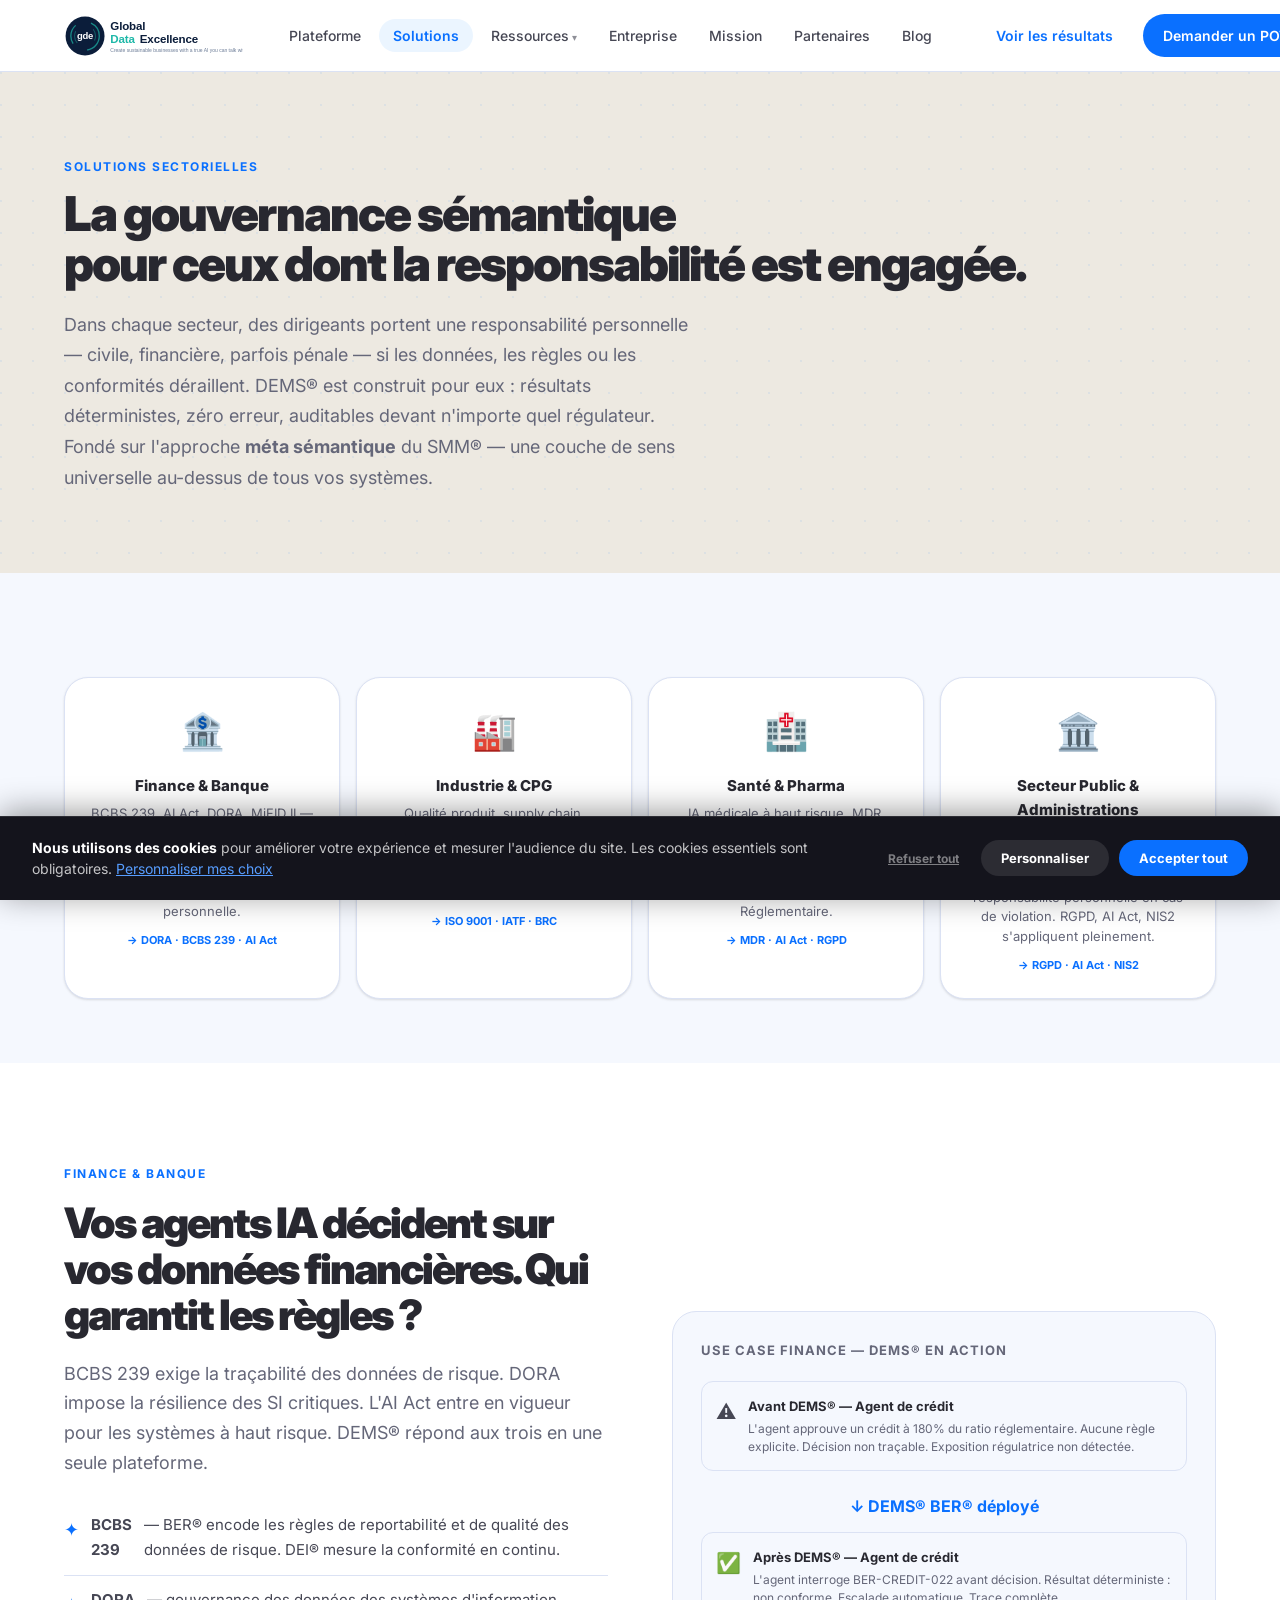
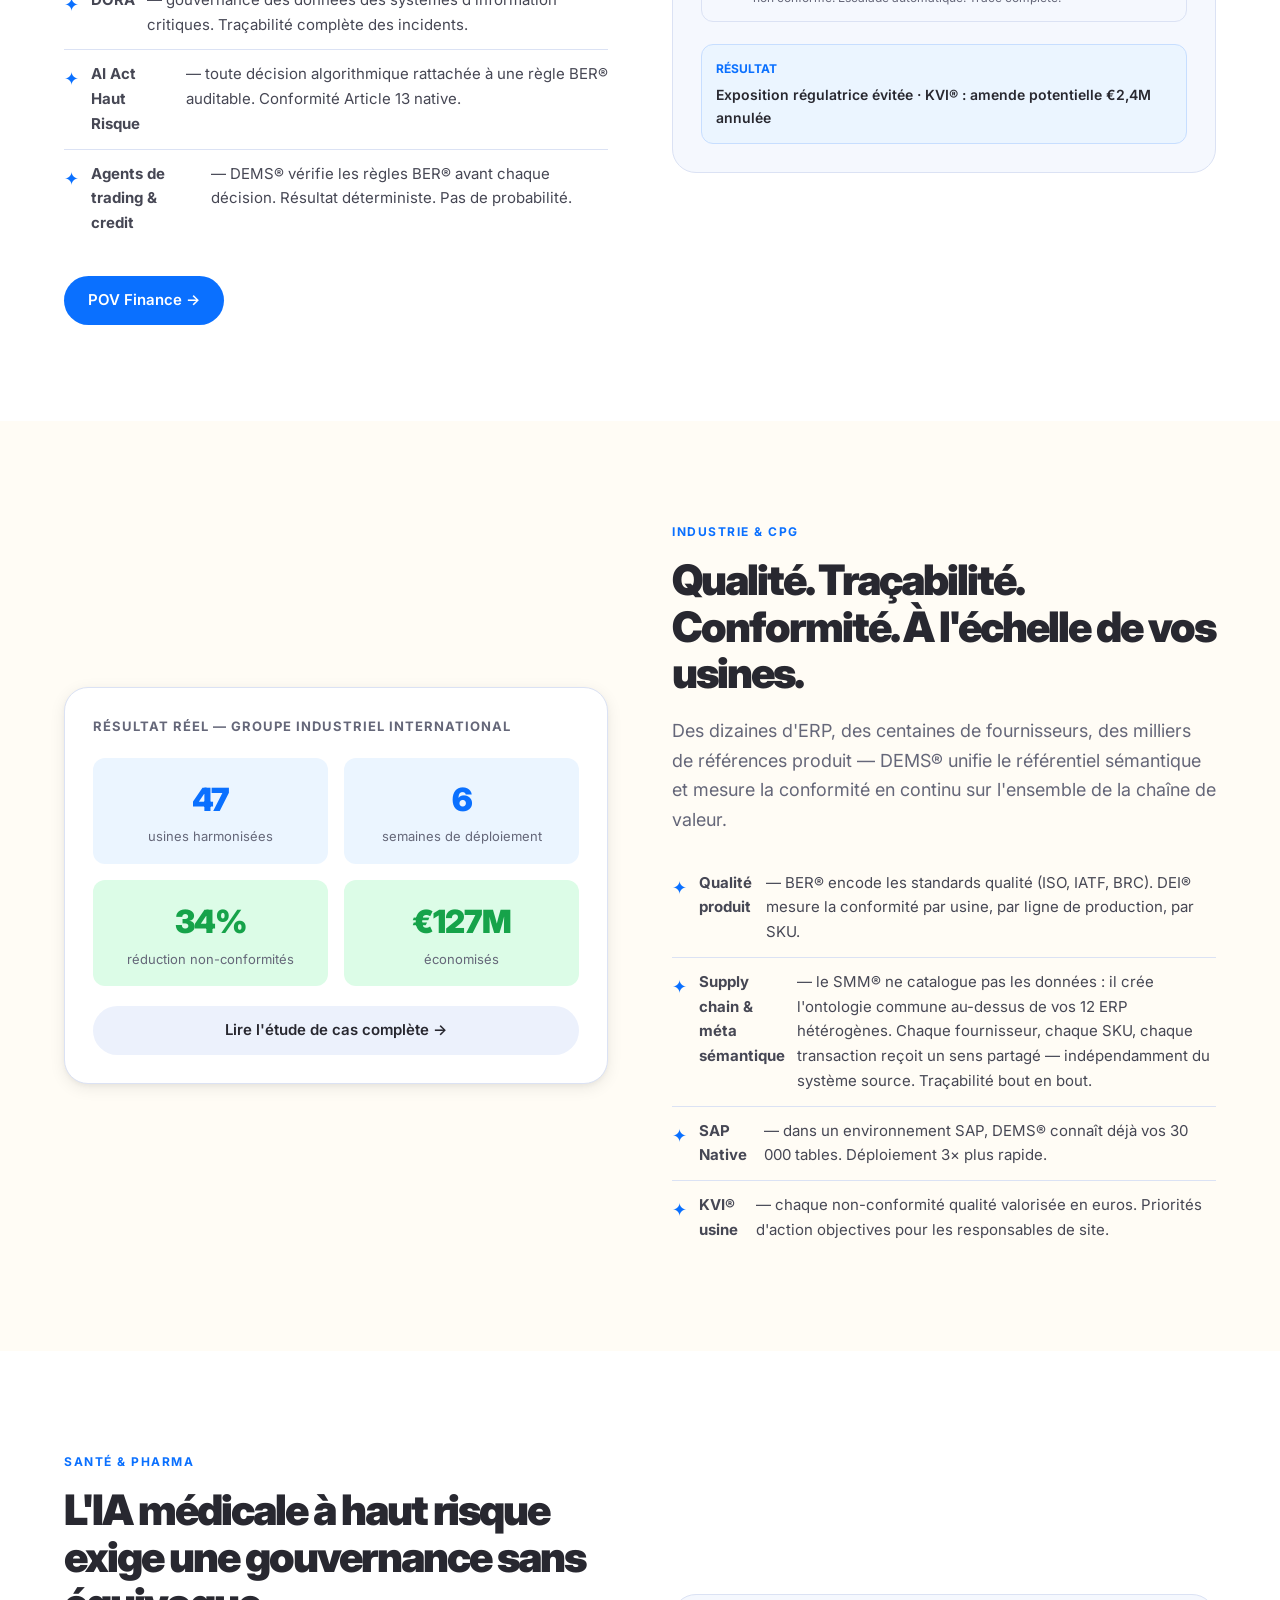
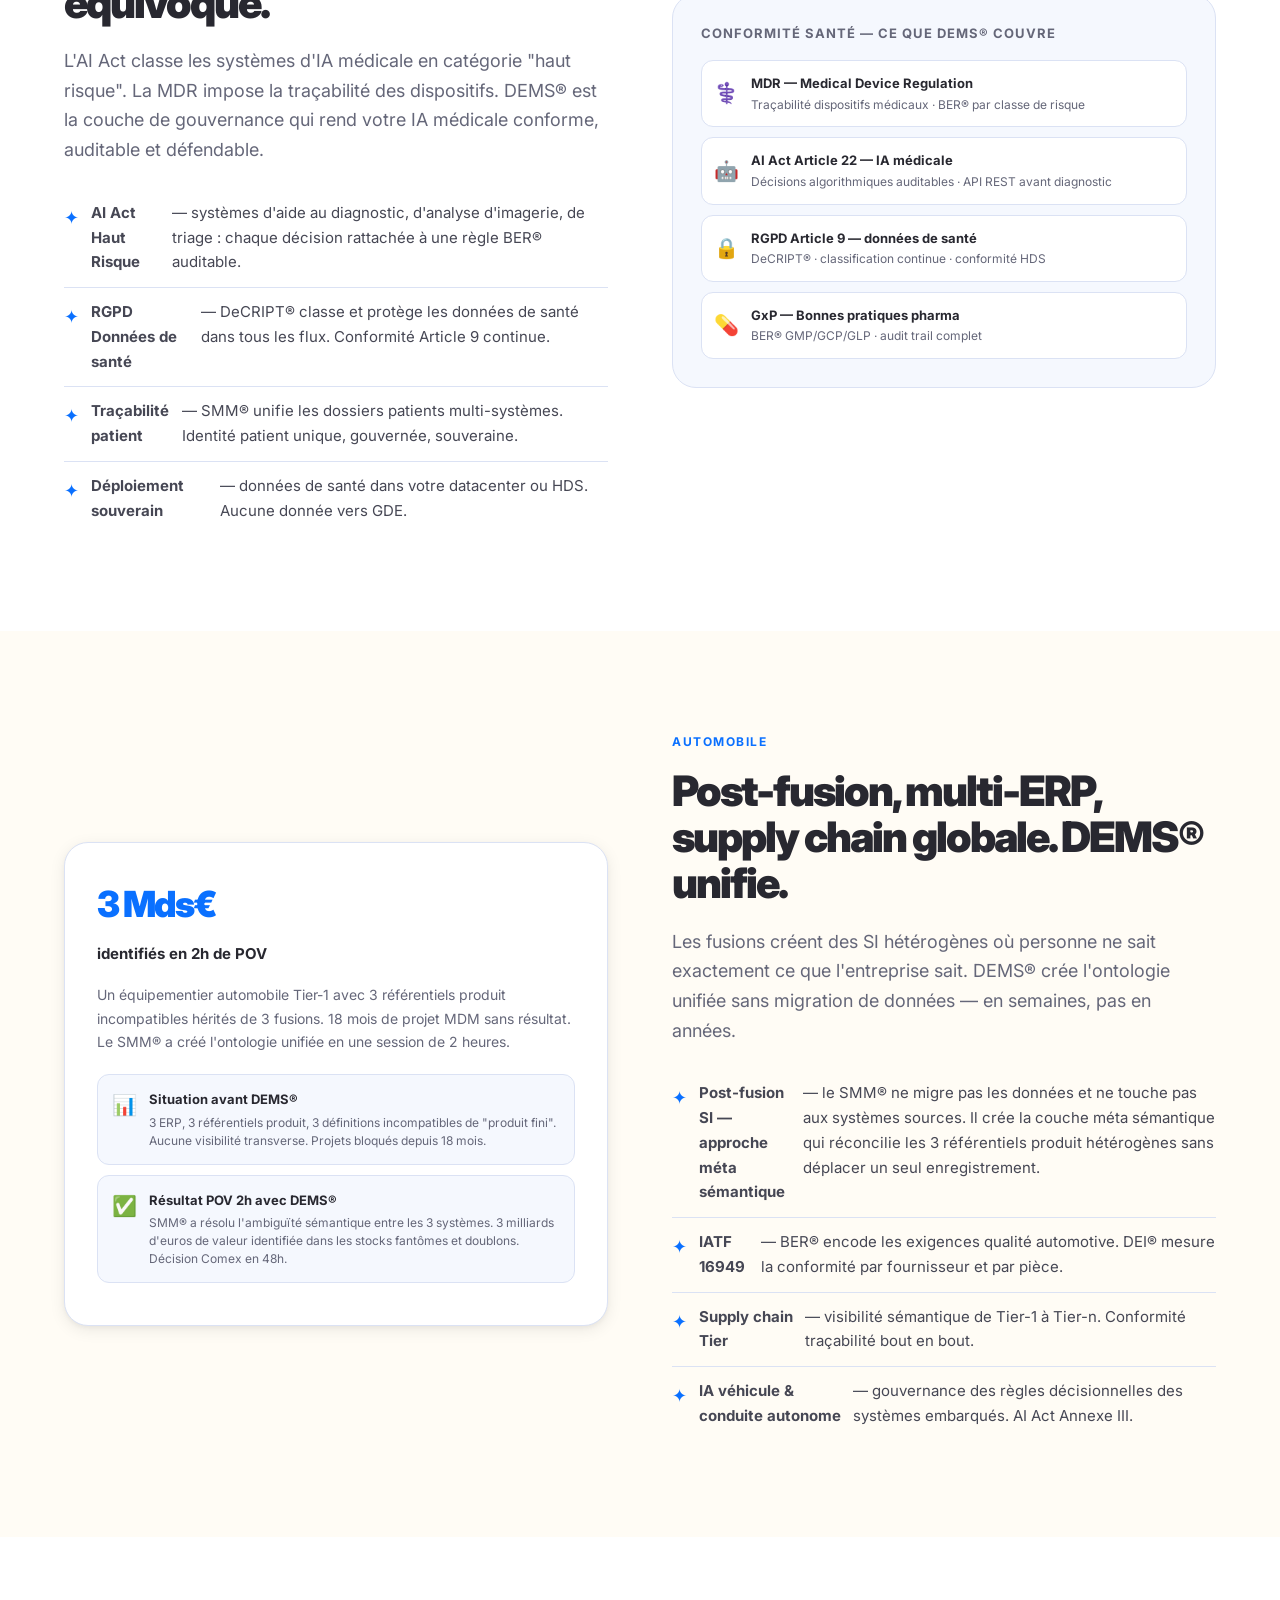
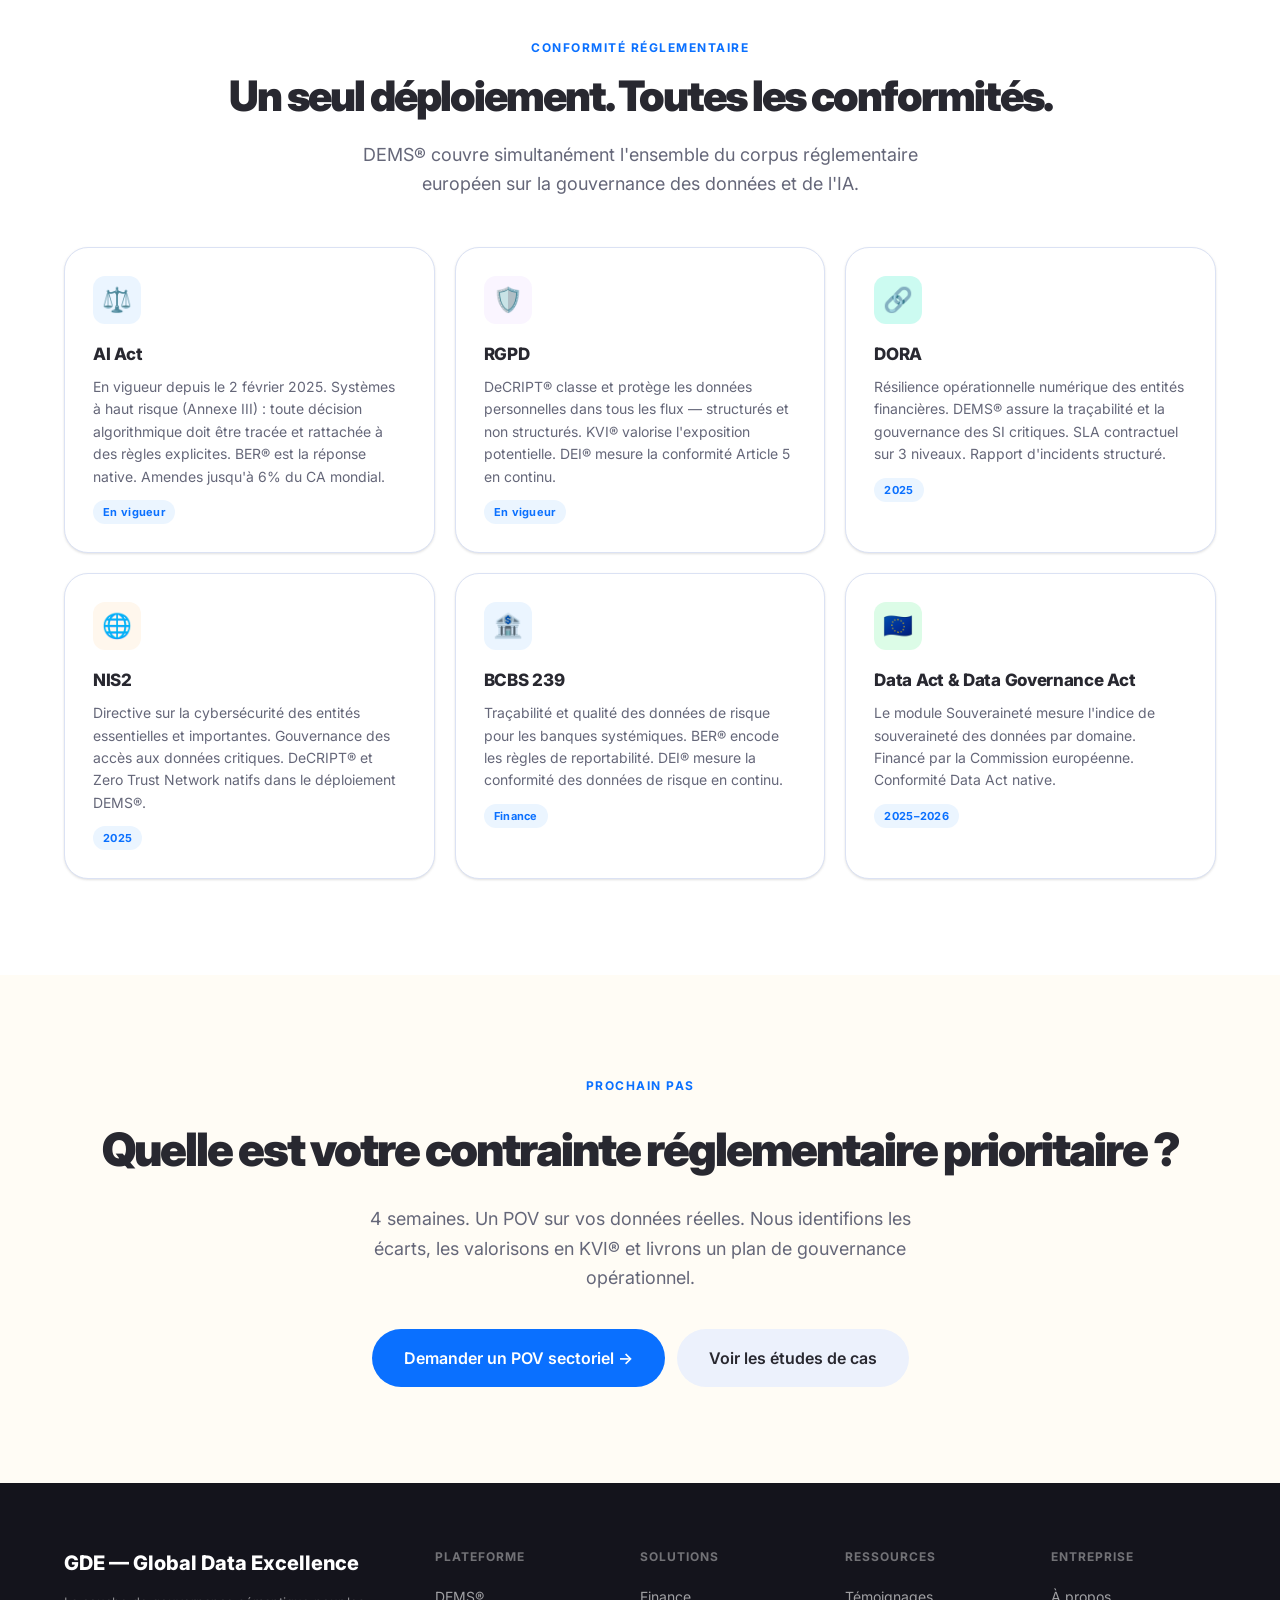
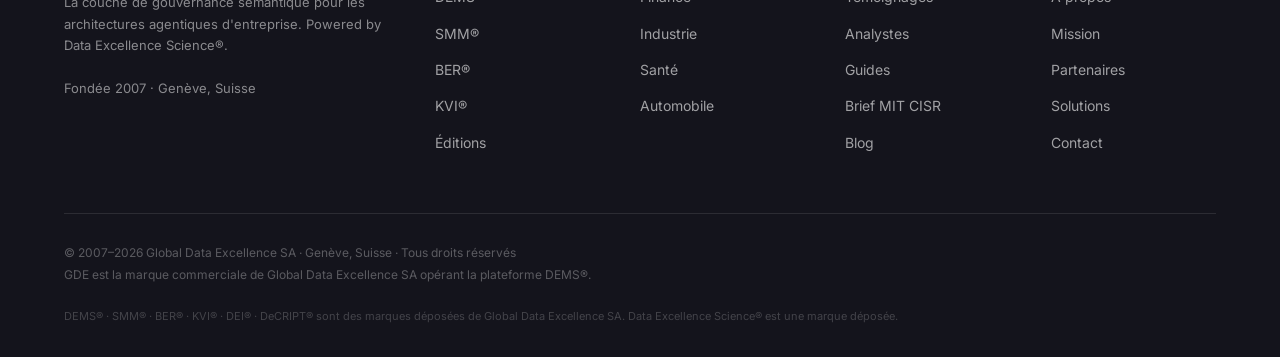
<file: solutions.html>
<!DOCTYPE html>
<html lang="fr">
<head>
  <meta charset="UTF-8">
  <meta name="viewport" content="width=device-width, initial-scale=1.0">
  <title>Solutions sectorielles — GDE</title>
  <meta name="description" content="GDE DEMS® pour Finance, Industrie, Santé, Automobile. Conformité AI Act, RGPD, DORA. Gouvernance sémantique par secteur.">
  <style>
/* ============================================================
   SEMANDATA — Design System (inspiré Alan.fr)
   ============================================================ */

@import url('https://fonts.googleapis.com/css2?family=Inter:wght@400;500;600;700;800;900&display=swap');

:root {
  /* Couleurs primaires */
  --c-blue50:  #ebf5ff;
  --c-blue100: #c7deff;
  --c-blue500: #579dff;
  --c-blue700: #0a70ff;
  --c-blue900: #0057d1;

  /* Neutres */
  --c-heading:   #282830;
  --c-paragraph: #464754;
  --c-caption:   #656779;
  --c-white:     #ffffff;
  --c-cream:     #fffcf5;
  --c-grey50:    #f5f8fe;
  --c-grey100:   #ecf1fc;
  --c-grey200:   #dbe2f4;
  --c-grey300:   #c9d1e7;

  /* Accents */
  --c-indigo500: #5c59f3;
  --c-teal500:   #2aa79c;
  --c-yellow:    #fcff7e;
  --c-green:     #22c55e;
  --c-dark:      #14141c;
  --c-hero-bg:   #ede9e1;

  /* Border radius */
  --r-sm:   8px;
  --r-md:   12px;
  --r-lg:   16px;
  --r-xl:   24px;
  --r-2xl:  32px;
  --r-pill: 100px;

  /* Ombres */
  --shadow-sm: 0 1px 3px rgba(0,0,0,0.08), 0 1px 2px rgba(0,0,0,0.05);
  --shadow-md: 0 4px 16px rgba(0,0,0,0.08), 0 2px 4px rgba(0,0,0,0.04);
  --shadow-lg: 0 20px 60px rgba(0,0,0,0.10), 0 4px 16px rgba(0,0,0,0.06);
}

/* ── Reset ── */
*, *::before, *::after { box-sizing: border-box; margin: 0; padding: 0; }
html { scroll-behavior: smooth; }
body {
  font-family: 'Inter', Helvetica, Arial, sans-serif;
  color: var(--c-paragraph);
  background: var(--c-white);
  line-height: 1.65;
  -webkit-font-smoothing: antialiased;
}
a { text-decoration: none; color: inherit; }
img { max-width: 100%; display: block; }

/* ── Navigation ── */
.nav {
  position: sticky; top: 0; z-index: 100;
  height: 72px;
  background: rgba(255,255,255,0.96);
  backdrop-filter: blur(16px);
  -webkit-backdrop-filter: blur(16px);
  border-bottom: 1px solid var(--c-grey200);
  display: flex; align-items: center;
}
.nav-inner {
  max-width: 1200px; margin: 0 auto; padding: 0 24px;
  width: 100%;
  display: flex; align-items: center; justify-content: space-between; gap: 32px;
}
.nav-logo {
  display: flex; align-items: center;
  flex-shrink: 0; line-height: 0;
}
/* logo-mark replaced by SVG image */
.nav-links {
  display: flex; align-items: center; gap: 4px;
  list-style: none; flex: 1; justify-content: center;
}
.nav-links a {
  padding: 8px 14px; border-radius: var(--r-pill);
  font-size: 14px; font-weight: 500; color: var(--c-paragraph);
  transition: all 0.15s ease;
  white-space: nowrap;
}
.nav-links a:hover { background: var(--c-grey100); color: var(--c-heading); }
.nav-links a.active { background: var(--c-blue50); color: var(--c-blue700); font-weight: 600; }
/* ── Méga-menu Ressources ── */
.nav-dropdown { position: relative; }
.nav-dropdown > a::after { content: ' ▾'; font-size: 10px; opacity: 0.6; }
.nav-mega-menu {
  display: none;
  position: absolute; top: calc(100% + 12px); left: 50%;
  transform: translateX(-50%);
  background: #ffffff !important;
  border: 1px solid #e2e8f0;
  border-radius: 16px;
  box-shadow: 0 8px 32px rgba(0,0,0,0.12), 0 2px 8px rgba(0,0,0,0.06);
  width: 680px; padding: 24px; z-index: 500;
  grid-template-columns: 1fr 1fr 1fr; gap: 0;
}
.nav-mega-menu.open { display: grid; }
.mega-col { padding: 0 16px; }
.mega-col + .mega-col { border-left: 1px solid var(--c-grey200); }
.mega-col-title {
  font-size: 11px; font-weight: 800; text-transform: uppercase;
  letter-spacing: 1.2px; color: var(--c-blue700);
  padding: 0 0 10px; margin-bottom: 4px;
  border-bottom: 2px solid var(--c-blue100);
}
.mega-col a {
  display: flex; align-items: flex-start; gap: 8px;
  padding: 9px 8px; border-radius: var(--r-md);
  font-size: 13px; font-weight: 500; color: var(--c-paragraph);
  transition: all 0.15s ease; line-height: 1.35; text-decoration: none;
}
.mega-col a:hover { background: var(--c-blue50); color: var(--c-blue700); }
.mega-col a .mi { font-size: 15px; flex-shrink: 0; margin-top: 1px; }
.mega-col a .ml { display: flex; flex-direction: column; }
.mega-col a .ml strong { font-weight: 700; color: var(--c-heading); font-size: 13px; }
.mega-col a .ml span { font-size: 11px; color: var(--c-caption); margin-top: 1px; }
@media (max-width: 768px) { .nav-mega-menu { display: none !important; } }

.nav-cta { display: flex; align-items: center; gap: 12px; flex-shrink: 0; }

/* ── Boutons ── */
.btn {
  display: inline-flex; align-items: center; gap: 8px;
  padding: 12px 24px; border-radius: var(--r-pill);
  font-size: 15px; font-weight: 600; border: none; cursor: pointer;
  transition: all 0.15s ease; text-decoration: none; white-space: nowrap;
}
.btn-primary {
  background: var(--c-blue700); color: white;
}
.btn-primary:hover {
  background: var(--c-blue900);
  transform: translateY(-1px);
  box-shadow: 0 4px 20px rgba(10,112,255,0.35);
}
.btn-secondary {
  background: var(--c-grey100); color: var(--c-heading);
}
.btn-secondary:hover { background: var(--c-grey200); }
.btn-ghost { background: transparent; color: var(--c-blue700); }
.btn-ghost:hover { background: var(--c-blue50); }
.btn-lg { padding: 16px 32px; font-size: 16px; }
.btn-white { background: white; color: var(--c-blue700); }
.btn-white:hover { background: var(--c-blue50); transform: translateY(-1px); box-shadow: 0 4px 20px rgba(0,0,0,0.15); }
.btn-outline-white {
  background: transparent; color: white;
  border: 2px solid rgba(255,255,255,0.4);
}
.btn-outline-white:hover { background: rgba(255,255,255,0.1); border-color: white; }

/* ── Layout ── */
.container { max-width: 1200px; margin: 0 auto; padding: 0 24px; }
.section { padding: 96px 0; }
.section-sm { padding: 64px 0; }
.section-label {
  display: inline-block;
  font-size: 12px; font-weight: 700; letter-spacing: 1.5px;
  text-transform: uppercase; color: var(--c-blue700);
  margin-bottom: 16px;
}
.section-label-light { color: var(--c-blue500); }
.section-title {
  font-size: 42px; font-weight: 900; letter-spacing: -2px;
  color: var(--c-heading); line-height: 1.1;
  margin-bottom: 20px;
}
.section-title-white { color: white; }
.section-subtitle {
  font-size: 18px; color: var(--c-caption); line-height: 1.65;
  max-width: 600px;
}
.section-subtitle-white { color: rgba(255,255,255,0.75); }
.text-center { text-align: center; }
.text-center .section-subtitle { margin: 0 auto; }

/* ── Hero ── */
.hero {
  background: var(--c-hero-bg);
  background-image: radial-gradient(circle at 1px 1px, rgba(10,112,255,0.07) 1px, transparent 0);
  background-size: 32px 32px;
  padding: 100px 0 80px;
  overflow: hidden;
}
.hero-inner {
  max-width: 1200px; margin: 0 auto; padding: 0 24px;
  display: grid; grid-template-columns: 1fr 1fr; gap: 64px; align-items: center;
}
.hero-badge {
  display: inline-flex; align-items: center; gap: 8px;
  background: white; border: 1px solid var(--c-grey200);
  border-radius: var(--r-pill); padding: 6px 14px;
  font-size: 13px; font-weight: 600; color: var(--c-heading);
  margin-bottom: 28px; box-shadow: var(--shadow-sm);
}
.hero-badge .dot { width: 8px; height: 8px; border-radius: 50%; background: var(--c-green); }
.hero h1 {
  font-size: 56px; font-weight: 900; letter-spacing: -2.5px;
  color: var(--c-heading); line-height: 1.05; margin-bottom: 24px;
}
.hero-sub {
  font-size: 18px; color: var(--c-caption); line-height: 1.7; margin-bottom: 36px;
}
.hero-actions { display: flex; gap: 12px; flex-wrap: wrap; margin-bottom: 40px; }
.hero-stats {
  display: flex; gap: 32px; padding-top: 32px;
  border-top: 1px solid var(--c-grey200);
}
.hero-stat-val {
  font-size: 28px; font-weight: 900; color: var(--c-heading);
  letter-spacing: -1px; line-height: 1;
}
.hero-stat-label { font-size: 13px; color: var(--c-caption); margin-top: 4px; }

/* ── Dashboard mockup ── */
.dashboard-mockup {
  background: white; border-radius: var(--r-xl); box-shadow: var(--shadow-lg);
  overflow: hidden; border: 1px solid var(--c-grey200);
  position: relative;
}
.mockup-topbar {
  background: var(--c-grey50); padding: 12px 16px;
  display: flex; align-items: center; gap: 10px;
  border-bottom: 1px solid var(--c-grey200);
}
.mockup-dots { display: flex; gap: 6px; }
.dot-red { width: 12px; height: 12px; border-radius: 50%; background: #ff5f57; }
.dot-orange { width: 12px; height: 12px; border-radius: 50%; background: #febc2e; }
.dot-green { width: 12px; height: 12px; border-radius: 50%; background: #28c840; }
.mockup-title { font-size: 12px; font-weight: 600; color: var(--c-caption); flex: 1; text-align: center; }
.mockup-body { padding: 20px; }
.kpi-grid { display: grid; grid-template-columns: 1fr 1fr; gap: 12px; margin-bottom: 20px; }
.kpi-card {
  background: var(--c-grey50); border-radius: var(--r-md);
  padding: 14px; border: 1px solid var(--c-grey200);
}
.kpi-label { font-size: 11px; font-weight: 600; color: var(--c-caption); text-transform: uppercase; letter-spacing: 0.5px; margin-bottom: 6px; }
.kpi-value { font-size: 22px; font-weight: 900; color: var(--c-heading); letter-spacing: -0.5px; }
.kpi-trend { font-size: 12px; font-weight: 600; color: var(--c-green); margin-top: 2px; }
.chart-area { background: var(--c-grey50); border-radius: var(--r-md); padding: 16px; border: 1px solid var(--c-grey200); }
.chart-label { font-size: 11px; font-weight: 600; color: var(--c-caption); margin-bottom: 12px; }
.bars { display: flex; align-items: flex-end; gap: 4px; height: 60px; }
.bar { flex: 1; background: var(--c-blue700); border-radius: 3px 3px 0 0; opacity: 0.7; }
.bar.active { opacity: 1; background: var(--c-blue700); }
.bar.low { background: #ff6b6b; }

/* ── Logos strip ── */
.logos-strip {
  padding: 32px 0;
  border-top: 1px solid var(--c-grey200);
  border-bottom: 1px solid var(--c-grey200);
  background: var(--c-white);
}
.logos-label {
  font-size: 12px; font-weight: 700; text-transform: uppercase;
  letter-spacing: 1.5px; color: var(--c-caption); text-align: center; margin-bottom: 24px;
}
.logos-row {
  display: flex; align-items: center; justify-content: center;
  gap: 48px; flex-wrap: wrap;
}
.logo-pill {
  background: var(--c-grey50); border: 1px solid var(--c-grey200);
  border-radius: var(--r-pill); padding: 10px 24px;
  font-size: 13px; font-weight: 700; color: var(--c-grey300); letter-spacing: 0.5px;
}

/* ── Problem section ── */
.section-dark {
  background: var(--c-dark);
  padding: 96px 0;
}
.stat-cards { display: grid; grid-template-columns: repeat(3, 1fr); gap: 24px; margin-top: 48px; }
.stat-card {
  background: rgba(255,255,255,0.05); border: 1px solid rgba(255,255,255,0.1);
  border-radius: var(--r-xl); padding: 36px 28px;
}
.stat-number {
  font-size: 52px; font-weight: 900; color: var(--c-yellow);
  letter-spacing: -2px; line-height: 1; margin-bottom: 12px;
}
.stat-title { font-size: 16px; font-weight: 700; color: white; margin-bottom: 8px; }
.stat-desc { font-size: 14px; color: rgba(255,255,255,0.6); line-height: 1.6; }
.stat-source { font-size: 11px; color: rgba(255,255,255,0.35); margin-top: 12px; }

/* ── Solution section ── */
.solution-grid {
  display: grid; grid-template-columns: 1fr 1fr; gap: 48px; align-items: center; margin-top: 48px;
}
.ber-panel {
  background: white; border-radius: var(--r-xl); padding: 28px;
  box-shadow: var(--shadow-md); border: 1px solid var(--c-grey200);
}
.ber-panel-title { font-size: 13px; font-weight: 700; color: var(--c-caption); text-transform: uppercase; letter-spacing: 1px; margin-bottom: 16px; }
.ber-rule {
  display: flex; align-items: flex-start; gap: 12px;
  padding: 14px; background: var(--c-grey50); border-radius: var(--r-md);
  border: 1px solid var(--c-grey200); margin-bottom: 10px;
}
.ber-icon { font-size: 20px; flex-shrink: 0; }
.ber-rule-title { font-size: 13px; font-weight: 700; color: var(--c-heading); margin-bottom: 3px; }
.ber-rule-text { font-size: 12px; color: var(--c-caption); line-height: 1.5; }
.code-block {
  background: #14141c; border-radius: var(--r-md); padding: 16px;
  font-family: 'Courier New', monospace; font-size: 12px; margin-top: 16px;
  border: 1px solid rgba(255,255,255,0.08);
}
.code-comment { color: #6b7280; }
.code-get { color: #60a5fa; }
.code-string { color: #86efac; }
.code-key { color: #c084fc; }
.code-val { color: #fde68a; }
.code-bool { color: #34d399; }

/* ── Modules grid ── */
.modules-grid {
  display: grid; grid-template-columns: repeat(3, 1fr); gap: 20px; margin-top: 48px;
}
.module-card {
  background: white; border: 1px solid var(--c-grey200);
  border-radius: var(--r-xl); padding: 28px;
  transition: all 0.2s ease; box-shadow: var(--shadow-sm);
}
.module-card:hover { box-shadow: var(--shadow-lg); transform: translateY(-2px); }
.module-icon {
  width: 48px; height: 48px; border-radius: var(--r-md);
  display: flex; align-items: center; justify-content: center;
  font-size: 24px; margin-bottom: 16px;
}
.module-icon.blue { background: var(--c-blue50); }
.module-icon.indigo { background: #ede9ff; }
.module-icon.green { background: #dcfce7; }
.module-icon.teal { background: #ccfbf1; }
.module-icon.orange { background: #fff7ed; }
.module-icon.violet { background: #faf5ff; }
.module-name { font-size: 17px; font-weight: 800; color: var(--c-heading); margin-bottom: 8px; letter-spacing: -0.3px; }
.module-desc { font-size: 14px; color: var(--c-caption); line-height: 1.6; }
.module-tag {
  display: inline-block; margin-top: 12px;
  font-size: 11px; font-weight: 700; padding: 3px 10px;
  border-radius: var(--r-pill); background: var(--c-blue50); color: var(--c-blue700);
  letter-spacing: 0.3px;
}

/* ── ROI section ── */
.section-blue { background: var(--c-blue700); padding: 96px 0; }
.roi-grid { display: grid; grid-template-columns: repeat(3, 1fr); gap: 24px; margin-top: 48px; }
.roi-card {
  background: rgba(255,255,255,0.12); border: 1px solid rgba(255,255,255,0.2);
  border-radius: var(--r-xl); padding: 36px 28px; text-align: center;
}
.roi-number {
  font-size: 48px; font-weight: 900; color: var(--c-yellow);
  letter-spacing: -2px; line-height: 1; margin-bottom: 12px;
}
.roi-title { font-size: 15px; font-weight: 700; color: white; margin-bottom: 8px; }
.roi-desc { font-size: 13px; color: rgba(255,255,255,0.65); line-height: 1.6; }

/* ── Feature sections ── */
.feature-grid {
  display: grid; grid-template-columns: 1fr 1fr; gap: 64px; align-items: center;
}
.feature-list { list-style: none; margin-top: 24px; }
.feature-list li {
  display: flex; align-items: flex-start; gap: 12px;
  padding: 12px 0; border-bottom: 1px solid var(--c-grey200);
  font-size: 15px; color: var(--c-paragraph);
}
.feature-list li:last-child { border-bottom: none; }
.feature-check { color: var(--c-blue700); font-size: 18px; flex-shrink: 0; margin-top: 2px; }
.conformity-panel {
  background: var(--c-grey50); border-radius: var(--r-xl); padding: 28px;
  border: 1px solid var(--c-grey200);
}
.conformity-header { display: flex; justify-content: space-between; align-items: center; margin-bottom: 20px; }
.conformity-score { font-size: 42px; font-weight: 900; color: var(--c-heading); letter-spacing: -2px; }
.conformity-label { font-size: 12px; font-weight: 600; color: var(--c-caption); }
.conf-bar-row { margin-bottom: 12px; }
.conf-bar-label { display: flex; justify-content: space-between; font-size: 13px; margin-bottom: 6px; }
.conf-bar-label span:first-child { font-weight: 600; color: var(--c-heading); }
.conf-bar-label span:last-child { font-weight: 700; color: var(--c-blue700); }
.conf-bar-track { height: 8px; background: var(--c-grey200); border-radius: 4px; overflow: hidden; }
.conf-bar-fill { height: 100%; border-radius: 4px; background: var(--c-blue700); }
.conf-bar-fill.good { background: var(--c-green); }
.conf-bar-fill.warn { background: #f59e0b; }
.kvi-highlight {
  margin-top: 20px; padding: 16px;
  background: white; border-radius: var(--r-md);
  border: 1px solid var(--c-grey200); display: flex; align-items: center; gap: 14px;
}
.kvi-icon { font-size: 28px; }
.kvi-val { font-size: 24px; font-weight: 900; color: var(--c-green); letter-spacing: -1px; }
.kvi-lbl { font-size: 12px; color: var(--c-caption); }

/* ── Integrations ── */
.integration-list { display: grid; grid-template-columns: 1fr 1fr; gap: 12px; margin-top: 24px; }
.integration-item {
  display: flex; align-items: center; gap: 12px;
  padding: 14px 16px; background: white;
  border: 1px solid var(--c-grey200); border-radius: var(--r-md);
  font-size: 14px; font-weight: 600; color: var(--c-heading);
  box-shadow: var(--shadow-sm);
}
.integration-icon { font-size: 22px; }

/* ── Testimonials ── */
.testimonials-grid { display: grid; grid-template-columns: repeat(3, 1fr); gap: 24px; margin-top: 48px; }
.testimonial-card {
  background: white; border: 1px solid var(--c-grey200);
  border-radius: var(--r-xl); padding: 32px;
  box-shadow: var(--shadow-md); display: flex; flex-direction: column;
}
.testimonial-quote {
  font-size: 15px; color: var(--c-paragraph); line-height: 1.7;
  font-style: italic; flex: 1; margin-bottom: 24px;
}
.testimonial-quote::before { content: '"'; font-size: 48px; color: var(--c-blue700); line-height: 0.5; display: block; margin-bottom: 16px; font-style: normal; }
.testimonial-author { border-top: 1px solid var(--c-grey200); padding-top: 16px; }
.testimonial-name { font-size: 14px; font-weight: 700; color: var(--c-heading); }
.testimonial-role { font-size: 13px; color: var(--c-caption); }
.testimonial-metric {
  display: inline-block; margin-top: 10px;
  background: var(--c-blue50); color: var(--c-blue700);
  font-size: 13px; font-weight: 800; padding: 4px 12px;
  border-radius: var(--r-pill);
}

/* ── Why Now ── */
.why-grid { display: grid; grid-template-columns: 1fr 1fr; gap: 20px; margin-top: 48px; }
.why-card {
  border-radius: var(--r-xl); padding: 32px;
  border: 1px solid var(--c-grey200); background: white;
  box-shadow: var(--shadow-sm);
}
.why-card.highlight { background: var(--c-blue700); border-color: var(--c-blue700); }
.why-number { font-size: 40px; font-weight: 900; letter-spacing: -1px; color: var(--c-grey200); margin-bottom: 16px; }
.why-card.highlight .why-number { color: rgba(255,255,255,0.3); }
.why-title { font-size: 20px; font-weight: 800; color: var(--c-heading); margin-bottom: 10px; letter-spacing: -0.5px; }
.why-card.highlight .why-title { color: white; }
.why-text { font-size: 14px; color: var(--c-caption); line-height: 1.65; }
.why-card.highlight .why-text { color: rgba(255,255,255,0.75); }
.why-badge {
  display: inline-block; margin-top: 14px;
  background: var(--c-yellow); color: var(--c-dark);
  font-size: 11px; font-weight: 800; padding: 4px 12px;
  border-radius: var(--r-pill); letter-spacing: 0.3px;
}

/* ── Editions/Versions ── */
.editions-grid { display: grid; grid-template-columns: repeat(3, 1fr); gap: 24px; margin-top: 48px; }
.edition-card {
  background: white; border: 1px solid var(--c-grey200);
  border-radius: var(--r-xl); padding: 32px;
  display: flex; flex-direction: column;
  box-shadow: var(--shadow-sm); position: relative; overflow: hidden;
}
.edition-card.featured {
  border-color: var(--c-blue700);
  box-shadow: 0 0 0 2px var(--c-blue700), var(--shadow-lg);
}
.edition-badge {
  position: absolute; top: 16px; right: 16px;
  background: var(--c-blue700); color: white;
  font-size: 11px; font-weight: 700; padding: 3px 10px;
  border-radius: var(--r-pill); letter-spacing: 0.3px;
}
.edition-name { font-size: 22px; font-weight: 900; color: var(--c-heading); margin-bottom: 8px; letter-spacing: -0.5px; }
.edition-tagline { font-size: 14px; color: var(--c-caption); margin-bottom: 24px; line-height: 1.6; }
.edition-features { list-style: none; flex: 1; }
.edition-features li {
  display: flex; align-items: flex-start; gap: 10px;
  font-size: 14px; color: var(--c-paragraph); padding: 8px 0;
  border-bottom: 1px solid var(--c-grey100);
}
.edition-features li:last-child { border-bottom: none; }
.ef-check { color: var(--c-blue700); font-weight: 700; flex-shrink: 0; }
.edition-cta { margin-top: 24px; }
.edition-cta .btn { width: 100%; justify-content: center; }

/* ── CTA Banner ── */
.cta-banner { background: var(--c-cream); padding: 96px 0; text-align: center; }
.cta-banner h2 { font-size: 46px; font-weight: 900; color: var(--c-heading); letter-spacing: -2px; margin-bottom: 16px; }
.cta-banner p { font-size: 18px; color: var(--c-caption); max-width: 560px; margin: 0 auto 36px; }
.cta-actions { display: flex; gap: 12px; justify-content: center; flex-wrap: wrap; }

/* ── Footer ── */
.footer {
  background: var(--c-dark); padding: 64px 0 32px;
}
.footer-grid {
  display: grid; grid-template-columns: 2fr 1fr 1fr 1fr 1fr;
  gap: 40px; padding-bottom: 48px;
  border-bottom: 1px solid rgba(255,255,255,0.1);
}
.footer-brand { font-size: 20px; font-weight: 800; color: white; margin-bottom: 12px; }
.footer-tagline { font-size: 13px; color: rgba(255,255,255,0.5); line-height: 1.65; }
.footer-col-title { font-size: 12px; font-weight: 700; text-transform: uppercase; letter-spacing: 1px; color: rgba(255,255,255,0.4); margin-bottom: 16px; }
.footer-links { list-style: none; }
.footer-links li { margin-bottom: 10px; }
.footer-links a { font-size: 14px; color: rgba(255,255,255,0.6); transition: color 0.15s; }
.footer-links a:hover { color: white; }
.footer-bottom {
  padding-top: 28px;
  display: flex; justify-content: space-between; align-items: flex-start;
  gap: 16px; flex-wrap: wrap;
}
.footer-copy { font-size: 12px; color: rgba(255,255,255,0.3); line-height: 1.8; }
.footer-ip { font-size: 11px; color: rgba(255,255,255,0.2); margin-top: 6px; }

/* ── Page hero (sous-pages) ── */
.page-hero {
  background: var(--c-hero-bg);
  background-image: radial-gradient(circle at 1px 1px, rgba(10,112,255,0.07) 1px, transparent 0);
  background-size: 32px 32px;
  padding: 80px 0;
}
.page-hero .section-label { margin-bottom: 12px; }
.page-hero h1 { font-size: 48px; font-weight: 900; letter-spacing: -2px; color: var(--c-heading); line-height: 1.05; margin-bottom: 20px; }
.page-hero p { font-size: 18px; color: var(--c-caption); max-width: 640px; line-height: 1.7; }

/* ── Team cards ── */
.team-grid { display: grid; grid-template-columns: repeat(3, 1fr); gap: 24px; margin-top: 48px; }
.team-card {
  background: white; border: 1px solid var(--c-grey200);
  border-radius: var(--r-xl); padding: 28px;
  box-shadow: var(--shadow-sm);
}
.team-avatar {
  width: 60px; height: 60px; border-radius: 50%;
  background: var(--c-blue700);
  display: flex; align-items: center; justify-content: center;
  font-size: 22px; font-weight: 900; color: white;
  margin-bottom: 16px; letter-spacing: -1px;
}
.team-name { font-size: 17px; font-weight: 800; color: var(--c-heading); margin-bottom: 4px; }
.team-role { font-size: 13px; font-weight: 600; color: var(--c-blue700); margin-bottom: 10px; }
.team-bio { font-size: 13px; color: var(--c-caption); line-height: 1.6; }

/* ── Timeline ── */
.timeline { position: relative; margin-top: 48px; }
.timeline::before {
  content: ''; position: absolute; left: 120px; top: 0; bottom: 0;
  width: 2px; background: var(--c-grey200);
}
.timeline-item { display: flex; gap: 32px; padding-bottom: 40px; position: relative; }
.timeline-year { width: 88px; flex-shrink: 0; text-align: right; font-size: 13px; font-weight: 700; color: var(--c-blue700); padding-top: 2px; }
.timeline-dot {
  width: 20px; height: 20px; border-radius: 50%;
  background: var(--c-blue700); border: 3px solid white;
  box-shadow: 0 0 0 2px var(--c-blue700);
  flex-shrink: 0; margin-top: 1px; margin-left: -10px; position: relative; z-index: 1;
  left: 10px;
}
.timeline-content { padding-top: 0; }
.timeline-title { font-size: 16px; font-weight: 700; color: var(--c-heading); margin-bottom: 4px; }
.timeline-text { font-size: 14px; color: var(--c-caption); line-height: 1.6; }

/* ── Manifesto ── */
.manifesto-block {
  border-left: 4px solid var(--c-blue700);
  padding: 20px 24px; margin-bottom: 24px;
  background: var(--c-blue50); border-radius: 0 var(--r-md) var(--r-md) 0;
}
.manifesto-block p { font-size: 16px; color: var(--c-heading); line-height: 1.7; font-weight: 500; }

/* ── GTM ── */
.gtm-grid { display: grid; grid-template-columns: 1fr 1fr; gap: 24px; margin-top: 48px; }
.gtm-card {
  background: white; border: 1px solid var(--c-grey200);
  border-radius: var(--r-xl); padding: 28px; box-shadow: var(--shadow-sm);
}
.gtm-icon { font-size: 32px; margin-bottom: 16px; }
.gtm-title { font-size: 18px; font-weight: 800; color: var(--c-heading); margin-bottom: 10px; }
.gtm-text { font-size: 14px; color: var(--c-caption); line-height: 1.65; }
.channel-list { list-style: none; margin-top: 16px; }
.channel-list li {
  display: flex; align-items: center; gap: 10px;
  font-size: 14px; color: var(--c-paragraph); padding: 8px 0;
  border-bottom: 1px solid var(--c-grey100);
}
.channel-list li::before { content: '→'; color: var(--c-blue700); font-weight: 700; }

/* ── Segment cards ── */
.segments-grid { display: grid; grid-template-columns: repeat(4, 1fr); gap: 16px; margin-top: 40px; }
.segment-card {
  background: white; border: 1px solid var(--c-grey200);
  border-radius: var(--r-xl); padding: 24px; text-align: center; box-shadow: var(--shadow-sm);
}
.segment-icon { font-size: 36px; margin-bottom: 12px; }
.segment-name { font-size: 15px; font-weight: 800; color: var(--c-heading); margin-bottom: 6px; }
.segment-desc { font-size: 13px; color: var(--c-caption); line-height: 1.5; }
.segment-reg { font-size: 11px; font-weight: 700; color: var(--c-blue700); margin-top: 10px; }

/* ── POV process ── */
.pov-steps { display: grid; grid-template-columns: repeat(4, 1fr); gap: 16px; margin-top: 40px; }
.pov-step {
  text-align: center; padding: 28px 20px;
  background: white; border: 1px solid var(--c-grey200);
  border-radius: var(--r-xl); position: relative; box-shadow: var(--shadow-sm);
}
.pov-num {
  width: 40px; height: 40px; border-radius: 50%;
  background: var(--c-blue700); color: white;
  font-size: 16px; font-weight: 900;
  display: flex; align-items: center; justify-content: center;
  margin: 0 auto 16px;
}
.pov-week { font-size: 11px; font-weight: 700; color: var(--c-blue700); text-transform: uppercase; letter-spacing: 1px; margin-bottom: 8px; }
.pov-title { font-size: 15px; font-weight: 700; color: var(--c-heading); margin-bottom: 8px; }
.pov-text { font-size: 13px; color: var(--c-caption); line-height: 1.6; }

/* ── Responsive ── */
@media (max-width: 1024px) {
  .hero-inner { grid-template-columns: 1fr; }
  .dashboard-mockup { max-width: 480px; }
  .stat-cards, .roi-grid { grid-template-columns: 1fr 1fr; }
  .modules-grid { grid-template-columns: 1fr 1fr; }
  .testimonials-grid { grid-template-columns: 1fr 1fr; }
  .footer-grid { grid-template-columns: 1fr 1fr 1fr; }
  .segments-grid { grid-template-columns: 1fr 1fr; }
  .pov-steps { grid-template-columns: 1fr 1fr; }
}
@media (max-width: 768px) {
  .nav-links { display: none; }
  .section-title { font-size: 32px; }
  .hero h1 { font-size: 38px; }
  .stat-cards, .modules-grid, .roi-grid, .testimonials-grid, .editions-grid, .why-grid, .solution-grid, .feature-grid, .gtm-grid { grid-template-columns: 1fr; }
  .team-grid { grid-template-columns: 1fr 1fr; }
  .footer-grid { grid-template-columns: 1fr 1fr; }
  .timeline::before { left: 0; }
  .timeline-year { display: none; }
  .segments-grid { grid-template-columns: 1fr 1fr; }
  .pov-steps { grid-template-columns: 1fr 1fr; }
}
</style>
</head>
<body>

<nav class="nav">
  <div class="nav-inner">
    <a href="index.html" class="nav-logo">
      <img src="assets/logo-gde.svg" alt="GDE — Global Data Excellence" style="height:42px;width:auto;">
    </a>
    <ul class="nav-links">
      <li><a href="plateforme.html">Plateforme</a></li>
      <li><a href="solutions.html" class="active">Solutions</a></li>
      <li class="nav-dropdown" id="nav-ressources">
      <a href="ressources.html" onclick="toggleMega(event)">Ressources</a>
      <div class="nav-mega-menu">
        <div class="mega-col">
          <div class="mega-col-title">Témoignages</div>
          <a href="ressources.html#temoignage-auto">
            <span class="mi">🚗</span>
            <span class="ml"><strong>Automobile Tier-1</strong><span>3 Mds€ identifiés en 2h de POV</span></span>
          </a>
          <a href="ressources.html#temoignage-agro">
            <span class="mi">🌾</span>
            <span class="ml"><strong>Agro-alimentaire</strong><span>100% traçabilité supply chain — 8 sem.</span></span>
          </a>
          <a href="ressources.html#temoignage-industrie">
            <span class="mi">🏗️</span>
            <span class="ml"><strong>Industrie Matériaux</strong><span>127M€ économisés — 47 usines</span></span>
          </a>
        </div>
        <div class="mega-col">
          <div class="mega-col-title">Analystes</div>
          <a href="ressources.html#insight-mit">
            <span class="mi">🎓</span>
            <span class="ml"><strong>MIT CISR — Mai 2026</strong><span>Semantic Layer : la preuve empirique</span></span>
          </a>
          <a href="ressources.html#insight-gartner">
            <span class="mi">📊</span>
            <span class="ml"><strong>Gartner Research</strong><span>40% projets agentiques abandonnés d'ici 2027</span></span>
          </a>
          <a href="ressources.html#insight-reglementaire">
            <span class="mi">⚖️</span>
            <span class="ml"><strong>Paysage réglementaire</strong><span>RGPD · AI Act · DORA · NIS2 · CSRD</span></span>
          </a>
          <a href="ressources.html#insight-incidents">
            <span class="mi">🔴</span>
            <span class="ml"><strong>Incidents de référence</strong><span>Knight Capital, VW, TikTok, Meta…</span></span>
          </a>
        </div>
        <div class="mega-col">
          <div class="mega-col-title">Guides</div>
          <a href="ressources.html#guide-pov">
            <span class="mi">🔍</span>
            <span class="ml"><strong>Guide POV</strong><span>Cadrer votre Proof of Value en 4 semaines</span></span>
          </a>
          <a href="ressources.html#guide-ai-act">
            <span class="mi">📋</span>
            <span class="ml"><strong>Guide Conformité AI Act</strong><span>Ce qu'il faut avant 2027</span></span>
          </a>
          <a href="ressources.html#guide-deploiement">
            <span class="mi">☁️</span>
            <span class="ml"><strong>Guide Déploiement Souverain</strong><span>DEMS® dans votre cloud ou on-premise</span></span>
          </a>
          <a href="ressources.html#guide-kvi">
            <span class="mi">💶</span>
            <span class="ml"><strong>Guide KVI®</strong><span>Valoriser votre risque en euros</span></span>
          </a>
        </div>
      </div>
    </li>
      <li><a href="entreprise.html">Entreprise</a></li>
      <li><a href="mission.html">Mission</a></li>
      <li><a href="gotomarket.html">Partenaires</a></li>
      <li><a href="blog.html">Blog</a></li>
    </ul>
    <div class="nav-cta">
      <a href="ressources.html" class="btn btn-ghost" style="font-size:14px;padding:10px 18px;">Voir les résultats</a>
      <a href="mailto:contact@globaldataexcellence.com?subject=Demande de POV GDE" class="btn btn-primary" style="font-size:14px;padding:10px 20px;">Demander un POV →</a>
    </div>
  </div>
</nav>

<section class="page-hero">
  <div class="container">
    <span class="section-label">Solutions sectorielles</span>
    <h1>La gouvernance sémantique<br>pour ceux dont la responsabilité est engagée.</h1>
    <p>Dans chaque secteur, des dirigeants portent une responsabilité personnelle — civile, financière, parfois pénale — si les données, les règles ou les conformités déraillent. DEMS® est construit pour eux : résultats déterministes, zéro erreur, auditables devant n'importe quel régulateur. Fondé sur l'approche <strong>méta sémantique</strong> du SMM® — une couche de sens universelle au-dessus de tous vos systèmes.</p>
  </div>
</section>

<!-- Segments -->
<section class="section-sm" style="background:var(--c-grey50);">
  <div class="container">
    <div class="segments-grid">
      <div class="segment-card">
        <div class="segment-icon">🏦</div>
        <div class="segment-name">Finance & Banque</div>
        <div class="segment-desc">BCBS 239, AI Act, DORA, MiFID II — conformité continue et traçabilité. Interlocuteur : Chief Compliance Officer, CRO, CFO. Leur signature engage leur responsabilité personnelle.</div>
        <div class="segment-reg">→ DORA · BCBS 239 · AI Act</div>
      </div>
      <div class="segment-card">
        <div class="segment-icon">🏭</div>
        <div class="segment-name">Industrie & CPG</div>
        <div class="segment-desc">Qualité produit, supply chain, traçabilité réglementaire. Un rappel produit ou une fermeture administrative engage directement le Directeur Qualité et le COO.</div>
        <div class="segment-reg">→ ISO 9001 · IATF · BRC</div>
      </div>
      <div class="segment-card">
        <div class="segment-icon">🏥</div>
        <div class="segment-name">Santé & Pharma</div>
        <div class="segment-desc">IA médicale à haut risque, MDR, GxP. Une erreur sur des données de santé peut entraîner une mise en cause personnelle du Directeur Médical ou du Responsable Réglementaire.</div>
        <div class="segment-reg">→ MDR · AI Act · RGPD</div>
      </div>
      <div class="segment-card">
        <div class="segment-icon">🏛️</div>
        <div class="segment-name">Secteur Public & Administrations</div>
        <div class="segment-desc">Traitement de données à caractère personnel à grande échelle. Les agents publics engagent leur responsabilité personnelle en cas de violation. RGPD, AI Act, NIS2 s'appliquent pleinement.</div>
        <div class="segment-reg">→ RGPD · AI Act · NIS2</div>
      </div>
    </div>
  </div>
</section>

<!-- Finance -->
<section class="section" id="finance">
  <div class="container">
    <div class="feature-grid">
      <div>
        <span class="section-label">Finance & Banque</span>
        <h2 class="section-title">Vos agents IA décident sur vos données financières. Qui garantit les règles ?</h2>
        <p class="section-subtitle">BCBS 239 exige la traçabilité des données de risque. DORA impose la résilience des SI critiques. L'AI Act entre en vigueur pour les systèmes à haut risque. DEMS® répond aux trois en une seule plateforme.</p>
        <ul class="feature-list" style="margin-top:24px;">
          <li><span class="feature-check">✦</span><strong>BCBS 239</strong> — BER® encode les règles de reportabilité et de qualité des données de risque. DEI® mesure la conformité en continu.</li>
          <li><span class="feature-check">✦</span><strong>DORA</strong> — gouvernance des données des systèmes d'information critiques. Traçabilité complète des incidents.</li>
          <li><span class="feature-check">✦</span><strong>AI Act Haut Risque</strong> — toute décision algorithmique rattachée à une règle BER® auditable. Conformité Article 13 native.</li>
          <li><span class="feature-check">✦</span><strong>Agents de trading & credit</strong> — DEMS® vérifie les règles BER® avant chaque décision. Résultat déterministe. Pas de probabilité.</li>
        </ul>
        <div style="margin-top:28px;display:flex;gap:12px;flex-wrap:wrap;">
          <a href="mailto:contact@globaldataexcellence.com?subject=Solution Finance - POV" class="btn btn-primary">POV Finance →</a>
        </div>
      </div>
      <div>
        <div style="background:var(--c-grey50);border-radius:var(--r-xl);padding:28px;border:1px solid var(--c-grey200);">
          <div style="font-size:13px;font-weight:700;color:var(--c-caption);text-transform:uppercase;letter-spacing:1px;margin-bottom:20px;">Use case Finance — DEMS® en action</div>
          <div style="display:flex;flex-direction:column;gap:12px;">
            <div class="ber-rule"><span class="ber-icon">⚠️</span>
              <div><div class="ber-rule-title">Avant DEMS® — Agent de crédit</div>
              <div class="ber-rule-text">L'agent approuve un crédit à 180% du ratio réglementaire. Aucune règle explicite. Décision non traçable. Exposition régulatrice non détectée.</div></div>
            </div>
            <div style="text-align:center;color:var(--c-blue700);font-weight:700;">↓ DEMS® BER® déployé</div>
            <div class="ber-rule"><span class="ber-icon">✅</span>
              <div><div class="ber-rule-title">Après DEMS® — Agent de crédit</div>
              <div class="ber-rule-text">L'agent interroge BER-CREDIT-022 avant décision. Résultat déterministe : non conforme. Escalade automatique. Trace complète.</div></div>
            </div>
            <div style="background:var(--c-blue50);border-radius:var(--r-md);padding:14px;border:1px solid var(--c-blue100);">
              <div style="font-size:12px;font-weight:700;color:var(--c-blue700);">RÉSULTAT</div>
              <div style="font-size:14px;color:var(--c-heading);font-weight:600;margin-top:4px;">Exposition régulatrice évitée · KVI® : amende potentielle €2,4M annulée</div>
            </div>
          </div>
        </div>
      </div>
    </div>
  </div>
</section>

<!-- Industrie -->
<section class="section" id="industrie" style="background:var(--c-cream);">
  <div class="container">
    <div class="feature-grid">
      <div style="background:white;border-radius:var(--r-xl);padding:28px;border:1px solid var(--c-grey200);box-shadow:var(--shadow-md);">
        <div style="font-size:13px;font-weight:700;color:var(--c-caption);text-transform:uppercase;letter-spacing:1px;margin-bottom:20px;">Résultat réel — Groupe industriel international</div>
        <div style="display:grid;grid-template-columns:1fr 1fr;gap:16px;margin-bottom:20px;">
          <div style="background:var(--c-blue50);border-radius:var(--r-md);padding:16px;text-align:center;">
            <div style="font-size:32px;font-weight:900;color:var(--c-blue700);letter-spacing:-1px;">47</div>
            <div style="font-size:13px;color:var(--c-caption);">usines harmonisées</div>
          </div>
          <div style="background:var(--c-blue50);border-radius:var(--r-md);padding:16px;text-align:center;">
            <div style="font-size:32px;font-weight:900;color:var(--c-blue700);letter-spacing:-1px;">6</div>
            <div style="font-size:13px;color:var(--c-caption);">semaines de déploiement</div>
          </div>
          <div style="background:#dcfce7;border-radius:var(--r-md);padding:16px;text-align:center;">
            <div style="font-size:32px;font-weight:900;color:#16a34a;letter-spacing:-1px;">34%</div>
            <div style="font-size:13px;color:var(--c-caption);">réduction non-conformités</div>
          </div>
          <div style="background:#dcfce7;border-radius:var(--r-md);padding:16px;text-align:center;">
            <div style="font-size:32px;font-weight:900;color:#16a34a;letter-spacing:-1px;">€127M</div>
            <div style="font-size:13px;color:var(--c-caption);">économisés</div>
          </div>
        </div>
        <a href="ressources.html" class="btn btn-secondary" style="width:100%;justify-content:center;">Lire l'étude de cas complète →</a>
      </div>
      <div>
        <span class="section-label">Industrie & CPG</span>
        <h2 class="section-title">Qualité. Traçabilité. Conformité. À l'échelle de vos usines.</h2>
        <p class="section-subtitle">Des dizaines d'ERP, des centaines de fournisseurs, des milliers de références produit — DEMS® unifie le référentiel sémantique et mesure la conformité en continu sur l'ensemble de la chaîne de valeur.</p>
        <ul class="feature-list" style="margin-top:24px;">
          <li><span class="feature-check">✦</span><strong>Qualité produit</strong> — BER® encode les standards qualité (ISO, IATF, BRC). DEI® mesure la conformité par usine, par ligne de production, par SKU.</li>
          <li><span class="feature-check">✦</span><strong>Supply chain & méta sémantique</strong> — le SMM® ne catalogue pas les données : il crée l'ontologie commune au-dessus de vos 12 ERP hétérogènes. Chaque fournisseur, chaque SKU, chaque transaction reçoit un sens partagé — indépendamment du système source. Traçabilité bout en bout.</li>
          <li><span class="feature-check">✦</span><strong>SAP Native</strong> — dans un environnement SAP, DEMS® connaît déjà vos 30 000 tables. Déploiement 3× plus rapide.</li>
          <li><span class="feature-check">✦</span><strong>KVI® usine</strong> — chaque non-conformité qualité valorisée en euros. Priorités d'action objectives pour les responsables de site.</li>
        </ul>
      </div>
    </div>
  </div>
</section>

<!-- Santé -->
<section class="section" id="sante">
  <div class="container">
    <div class="feature-grid">
      <div>
        <span class="section-label">Santé & Pharma</span>
        <h2 class="section-title">L'IA médicale à haut risque exige une gouvernance sans équivoque.</h2>
        <p class="section-subtitle">L'AI Act classe les systèmes d'IA médicale en catégorie "haut risque". La MDR impose la traçabilité des dispositifs. DEMS® est la couche de gouvernance qui rend votre IA médicale conforme, auditable et défendable.</p>
        <ul class="feature-list" style="margin-top:24px;">
          <li><span class="feature-check">✦</span><strong>AI Act Haut Risque</strong> — systèmes d'aide au diagnostic, d'analyse d'imagerie, de triage : chaque décision rattachée à une règle BER® auditable.</li>
          <li><span class="feature-check">✦</span><strong>RGPD Données de santé</strong> — DeCRIPT® classe et protège les données de santé dans tous les flux. Conformité Article 9 continue.</li>
          <li><span class="feature-check">✦</span><strong>Traçabilité patient</strong> — SMM® unifie les dossiers patients multi-systèmes. Identité patient unique, gouvernée, souveraine.</li>
          <li><span class="feature-check">✦</span><strong>Déploiement souverain</strong> — données de santé dans votre datacenter ou HDS. Aucune donnée vers GDE.</li>
        </ul>
      </div>
      <div>
        <div style="background:var(--c-grey50);border-radius:var(--r-xl);padding:28px;border:1px solid var(--c-grey200);">
          <div style="font-size:13px;font-weight:700;color:var(--c-caption);text-transform:uppercase;letter-spacing:1px;margin-bottom:16px;">Conformité Santé — ce que DEMS® couvre</div>
          <div style="display:flex;flex-direction:column;gap:10px;">
            <div style="display:flex;align-items:center;gap:12px;padding:12px;background:white;border-radius:var(--r-md);border:1px solid var(--c-grey200);">
              <span style="font-size:20px;">⚕️</span>
              <div><div style="font-size:13px;font-weight:700;color:var(--c-heading);">MDR — Medical Device Regulation</div>
              <div style="font-size:12px;color:var(--c-caption);">Traçabilité dispositifs médicaux · BER® par classe de risque</div></div>
            </div>
            <div style="display:flex;align-items:center;gap:12px;padding:12px;background:white;border-radius:var(--r-md);border:1px solid var(--c-grey200);">
              <span style="font-size:20px;">🤖</span>
              <div><div style="font-size:13px;font-weight:700;color:var(--c-heading);">AI Act Article 22 — IA médicale</div>
              <div style="font-size:12px;color:var(--c-caption);">Décisions algorithmiques auditables · API REST avant diagnostic</div></div>
            </div>
            <div style="display:flex;align-items:center;gap:12px;padding:12px;background:white;border-radius:var(--r-md);border:1px solid var(--c-grey200);">
              <span style="font-size:20px;">🔒</span>
              <div><div style="font-size:13px;font-weight:700;color:var(--c-heading);">RGPD Article 9 — données de santé</div>
              <div style="font-size:12px;color:var(--c-caption);">DeCRIPT® · classification continue · conformité HDS</div></div>
            </div>
            <div style="display:flex;align-items:center;gap:12px;padding:12px;background:white;border-radius:var(--r-md);border:1px solid var(--c-grey200);">
              <span style="font-size:20px;">💊</span>
              <div><div style="font-size:13px;font-weight:700;color:var(--c-heading);">GxP — Bonnes pratiques pharma</div>
              <div style="font-size:12px;color:var(--c-caption);">BER® GMP/GCP/GLP · audit trail complet</div></div>
            </div>
          </div>
        </div>
      </div>
    </div>
  </div>
</section>

<!-- Automobile -->
<section class="section" id="automobile" style="background:var(--c-cream);">
  <div class="container">
    <div class="feature-grid">
      <div style="background:white;border-radius:var(--r-xl);padding:32px;box-shadow:var(--shadow-md);border:1px solid var(--c-grey200);">
        <div style="font-size:36px;font-weight:900;color:var(--c-blue700);letter-spacing:-2px;margin-bottom:8px;">3 Mds€</div>
        <div style="font-size:15px;font-weight:700;color:var(--c-heading);margin-bottom:16px;">identifiés en 2h de POV</div>
        <div style="font-size:14px;color:var(--c-caption);line-height:1.7;margin-bottom:20px;">Un équipementier automobile Tier-1 avec 3 référentiels produit incompatibles hérités de 3 fusions. 18 mois de projet MDM sans résultat. Le SMM® a créé l'ontologie unifiée en une session de 2 heures.</div>
        <div class="ber-rule"><span class="ber-icon">📊</span>
          <div><div class="ber-rule-title">Situation avant DEMS®</div>
          <div class="ber-rule-text">3 ERP, 3 référentiels produit, 3 définitions incompatibles de "produit fini". Aucune visibilité transverse. Projets bloqués depuis 18 mois.</div></div>
        </div>
        <div class="ber-rule" style="margin-top:10px;"><span class="ber-icon">✅</span>
          <div><div class="ber-rule-title">Résultat POV 2h avec DEMS®</div>
          <div class="ber-rule-text">SMM® a résolu l'ambiguïté sémantique entre les 3 systèmes. 3 milliards d'euros de valeur identifiée dans les stocks fantômes et doublons. Décision Comex en 48h.</div></div>
        </div>
      </div>
      <div>
        <span class="section-label">Automobile</span>
        <h2 class="section-title">Post-fusion, multi-ERP, supply chain globale. DEMS® unifie.</h2>
        <p class="section-subtitle">Les fusions créent des SI hétérogènes où personne ne sait exactement ce que l'entreprise sait. DEMS® crée l'ontologie unifiée sans migration de données — en semaines, pas en années.</p>
        <ul class="feature-list" style="margin-top:24px;">
          <li><span class="feature-check">✦</span><strong>Post-fusion SI — approche méta sémantique</strong> — le SMM® ne migre pas les données et ne touche pas aux systèmes sources. Il crée la couche méta sémantique qui réconcilie les 3 référentiels produit hétérogènes sans déplacer un seul enregistrement.</li>
          <li><span class="feature-check">✦</span><strong>IATF 16949</strong> — BER® encode les exigences qualité automotive. DEI® mesure la conformité par fournisseur et par pièce.</li>
          <li><span class="feature-check">✦</span><strong>Supply chain Tier</strong> — visibilité sémantique de Tier-1 à Tier-n. Conformité traçabilité bout en bout.</li>
          <li><span class="feature-check">✦</span><strong>IA véhicule & conduite autonome</strong> — gouvernance des règles décisionnelles des systèmes embarqués. AI Act Annexe III.</li>
        </ul>
      </div>
    </div>
  </div>
</section>

<!-- Réglementaire transverse -->
<section class="section" id="aiact">
  <div class="container">
    <div class="text-center">
      <span class="section-label">Conformité réglementaire</span>
      <h2 class="section-title">Un seul déploiement. Toutes les conformités.</h2>
      <p class="section-subtitle">DEMS® couvre simultanément l'ensemble du corpus réglementaire européen sur la gouvernance des données et de l'IA.</p>
    </div>
    <div class="modules-grid" style="margin-top:48px;">
      <div class="module-card">
        <div class="module-icon blue">⚖️</div>
        <div class="module-name">AI Act</div>
        <div class="module-desc">En vigueur depuis le 2 février 2025. Systèmes à haut risque (Annexe III) : toute décision algorithmique doit être tracée et rattachée à des règles explicites. BER® est la réponse native. Amendes jusqu'à 6% du CA mondial.</div>
        <span class="module-tag">En vigueur</span>
      </div>
      <div class="module-card">
        <div class="module-icon violet">🛡️</div>
        <div class="module-name">RGPD</div>
        <div class="module-desc">DeCRIPT® classe et protège les données personnelles dans tous les flux — structurés et non structurés. KVI® valorise l'exposition potentielle. DEI® mesure la conformité Article 5 en continu.</div>
        <span class="module-tag">En vigueur</span>
      </div>
      <div class="module-card">
        <div class="module-icon teal">🔗</div>
        <div class="module-name">DORA</div>
        <div class="module-desc">Résilience opérationnelle numérique des entités financières. DEMS® assure la traçabilité et la gouvernance des SI critiques. SLA contractuel sur 3 niveaux. Rapport d'incidents structuré.</div>
        <span class="module-tag">2025</span>
      </div>
      <div class="module-card">
        <div class="module-icon orange">🌐</div>
        <div class="module-name">NIS2</div>
        <div class="module-desc">Directive sur la cybersécurité des entités essentielles et importantes. Gouvernance des accès aux données critiques. DeCRIPT® et Zero Trust Network natifs dans le déploiement DEMS®.</div>
        <span class="module-tag">2025</span>
      </div>
      <div class="module-card">
        <div class="module-icon blue">🏦</div>
        <div class="module-name">BCBS 239</div>
        <div class="module-desc">Traçabilité et qualité des données de risque pour les banques systémiques. BER® encode les règles de reportabilité. DEI® mesure la conformité des données de risque en continu.</div>
        <span class="module-tag">Finance</span>
      </div>
      <div class="module-card">
        <div class="module-icon green">🇪🇺</div>
        <div class="module-name">Data Act & Data Governance Act</div>
        <div class="module-desc">Le module Souveraineté mesure l'indice de souveraineté des données par domaine. Financé par la Commission européenne. Conformité Data Act native.</div>
        <span class="module-tag">2025–2026</span>
      </div>
    </div>
  </div>
</section>

<!-- CTA -->
<section class="cta-banner">
  <div class="container">
    <span class="section-label">Prochain pas</span>
    <h2>Quelle est votre contrainte réglementaire prioritaire ?</h2>
    <p>4 semaines. Un POV sur vos données réelles. Nous identifions les écarts, les valorisons en KVI® et livrons un plan de gouvernance opérationnel.</p>
    <div class="cta-actions">
      <a href="mailto:contact@globaldataexcellence.com?subject=POV Solution Sectorielle" class="btn btn-primary btn-lg">Demander un POV sectoriel →</a>
      <a href="ressources.html" class="btn btn-secondary btn-lg">Voir les études de cas</a>
    </div>
  </div>
</section>

<footer class="footer">
  <div class="container">
    <div class="footer-grid">
      <div><div class="footer-brand">GDE — Global Data Excellence</div><div class="footer-tagline">La couche de gouvernance sémantique pour les architectures agentiques d'entreprise. Powered by Data Excellence Science®.<br><br>Fondée 2007 · Genève, Suisse</div></div>
      <div><div class="footer-col-title">Plateforme</div><ul class="footer-links"><li><a href="plateforme.html">DEMS®</a></li><li><a href="plateforme.html#smm">SMM®</a></li><li><a href="plateforme.html#ber">BER®</a></li><li><a href="plateforme.html#kvi">KVI®</a></li><li><a href="plateforme.html#editions">Éditions</a></li></ul></div>
      <div><div class="footer-col-title">Solutions</div><ul class="footer-links"><li><a href="solutions.html#finance">Finance</a></li><li><a href="solutions.html#industrie">Industrie</a></li><li><a href="solutions.html#sante">Santé</a></li><li><a href="solutions.html#automobile">Automobile</a></li></ul></div>
      <div><div class="footer-col-title">Ressources</div><ul class="footer-links"><li><a href="ressources.html#temoignages">Témoignages</a></li><li><a href="ressources.html#insights">Analystes</a></li><li><a href="ressources.html#guides">Guides</a></li><li><a href="brief.html">Brief MIT CISR</a></li><li><a href="blog.html">Blog</a></li></ul></div>
      <div><div class="footer-col-title">Entreprise</div><ul class="footer-links"><li><a href="entreprise.html">À propos</a></li><li><a href="mission.html">Mission</a></li><li><a href="gotomarket.html">Partenaires</a></li><li><a href="solutions.html">Solutions</a></li><li><a href="mailto:contact@globaldataexcellence.com">Contact</a></li></ul></div>
    </div>
    <div class="footer-bottom">
      <div class="footer-copy">© 2007–2026 Global Data Excellence SA · Genève, Suisse · Tous droits réservés<br>GDE est la marque commerciale de Global Data Excellence SA opérant la plateforme DEMS®.</div>
      <div class="footer-ip">DEMS® · SMM® · BER® · KVI® · DEI® · DeCRIPT® sont des marques déposées de Global Data Excellence SA. Data Excellence Science® est une marque déposée.</div>
    </div>
  </div>
</footer>
<script>
function toggleMega(e) {
  var menu = document.querySelector(".nav-mega-menu");
  if (!menu) return;
  var isOpen = menu.classList.contains("open");
  if (isOpen) { menu.classList.remove("open"); return; }
  e.preventDefault();
  menu.classList.add("open");
  function close(ev) {
    if (!ev.target.closest("#nav-ressources")) {
      menu.classList.remove("open");
      document.removeEventListener("click", close);
    }
  }
  setTimeout(function(){ document.addEventListener("click", close); }, 0);
}
</script>
<script src="assets/cookies.js"></script>
</body>
</html>
</file>
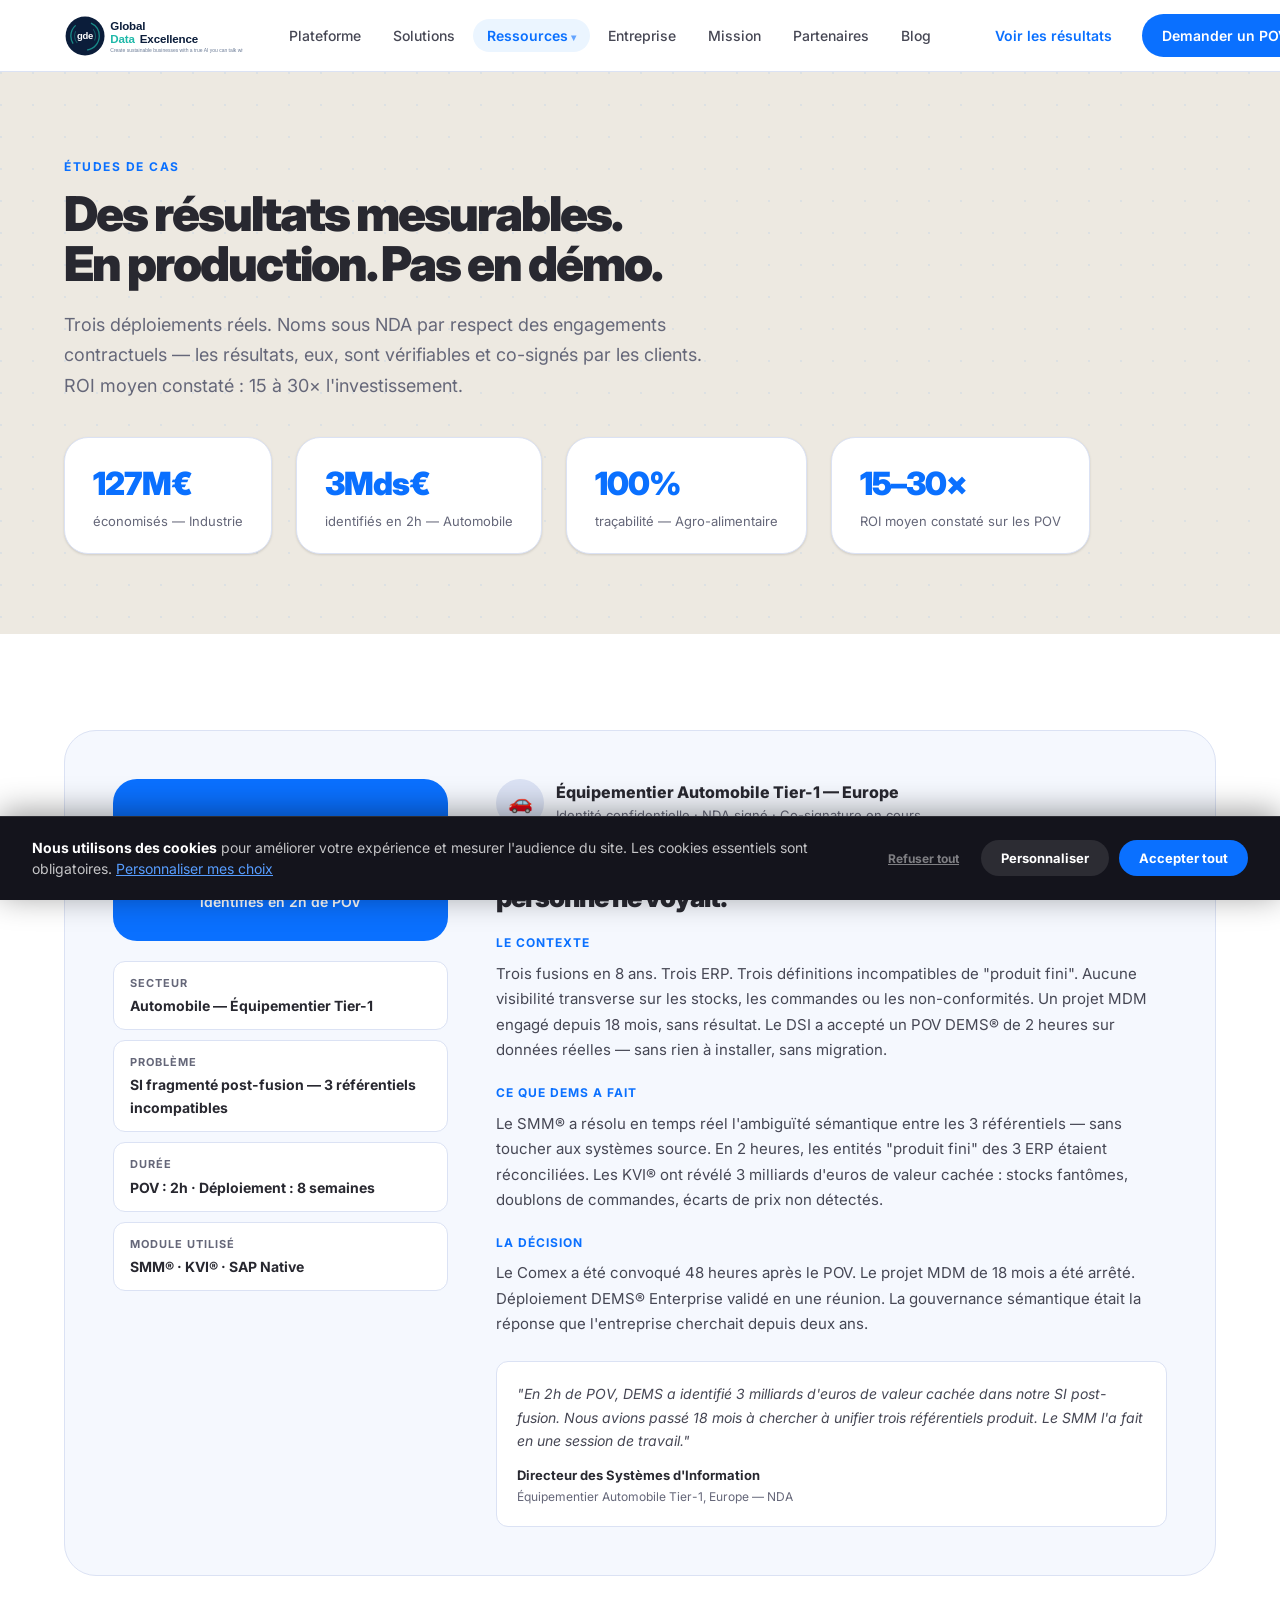
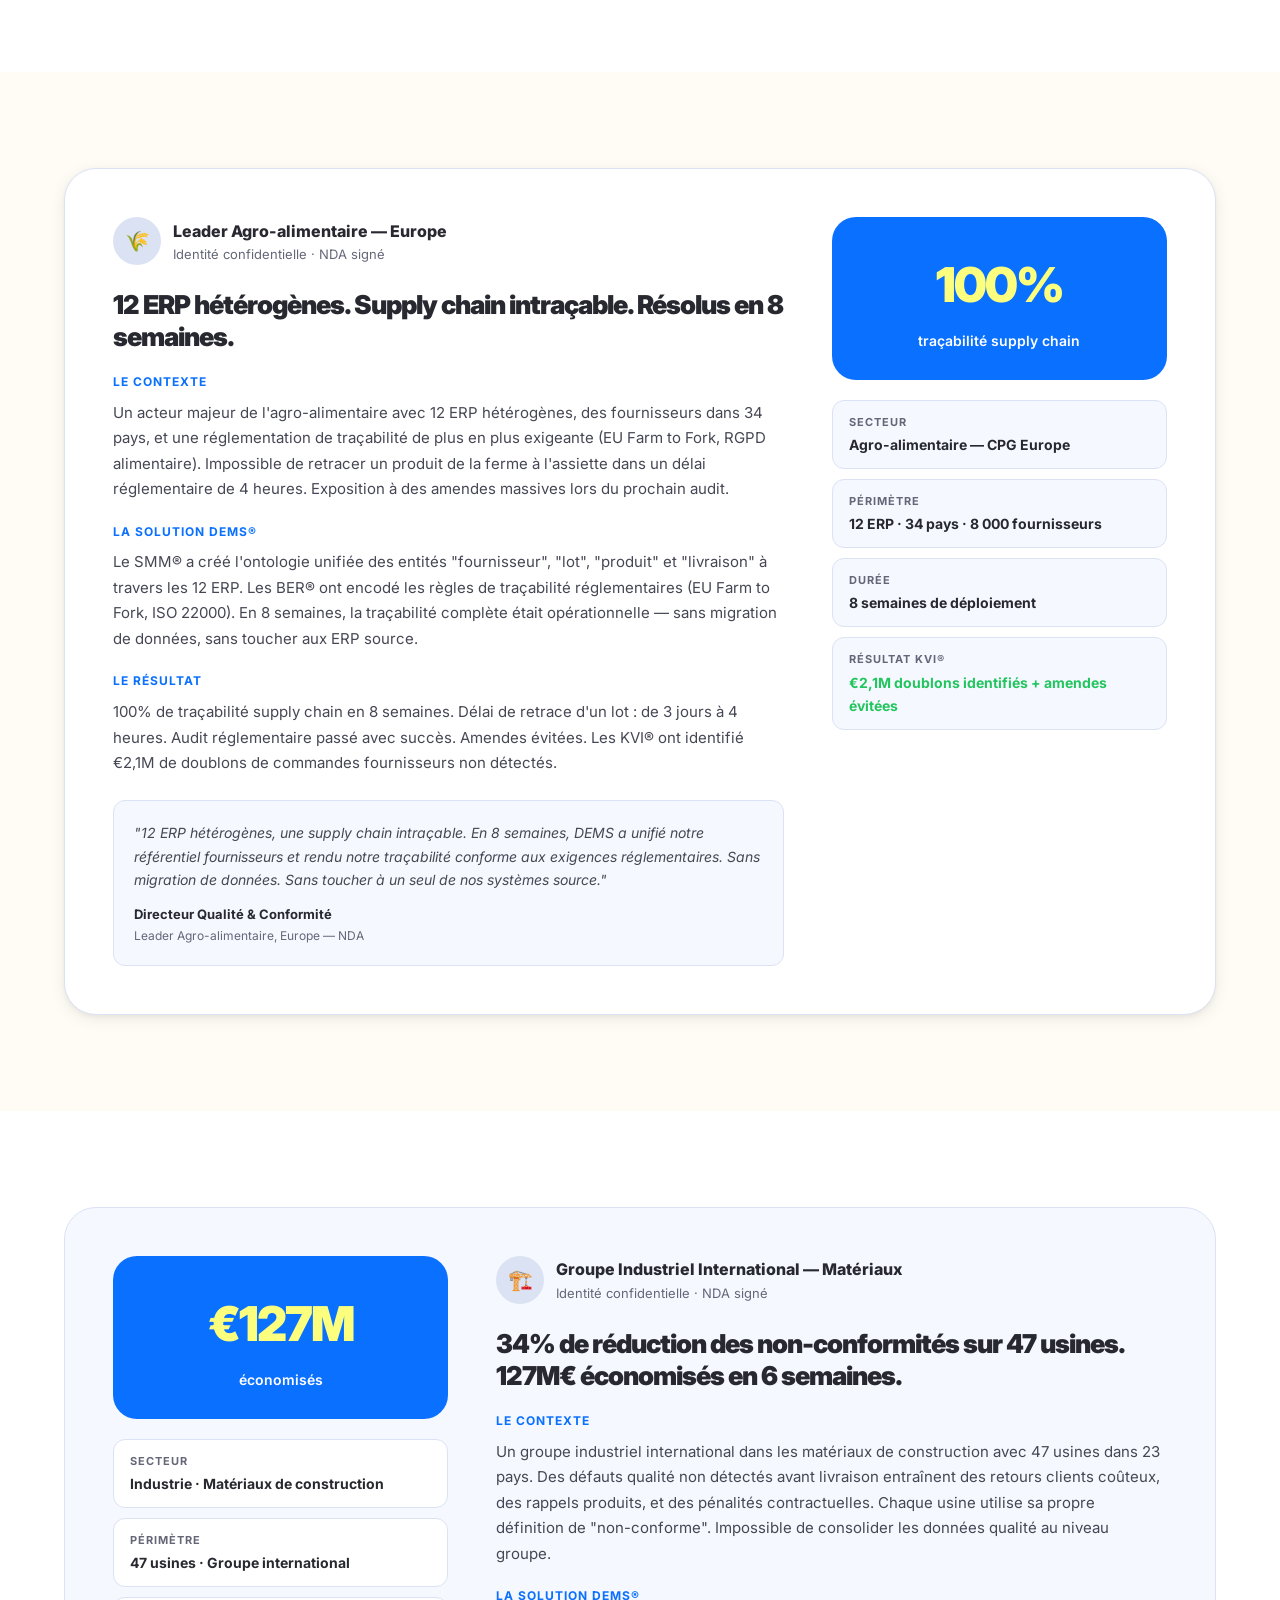
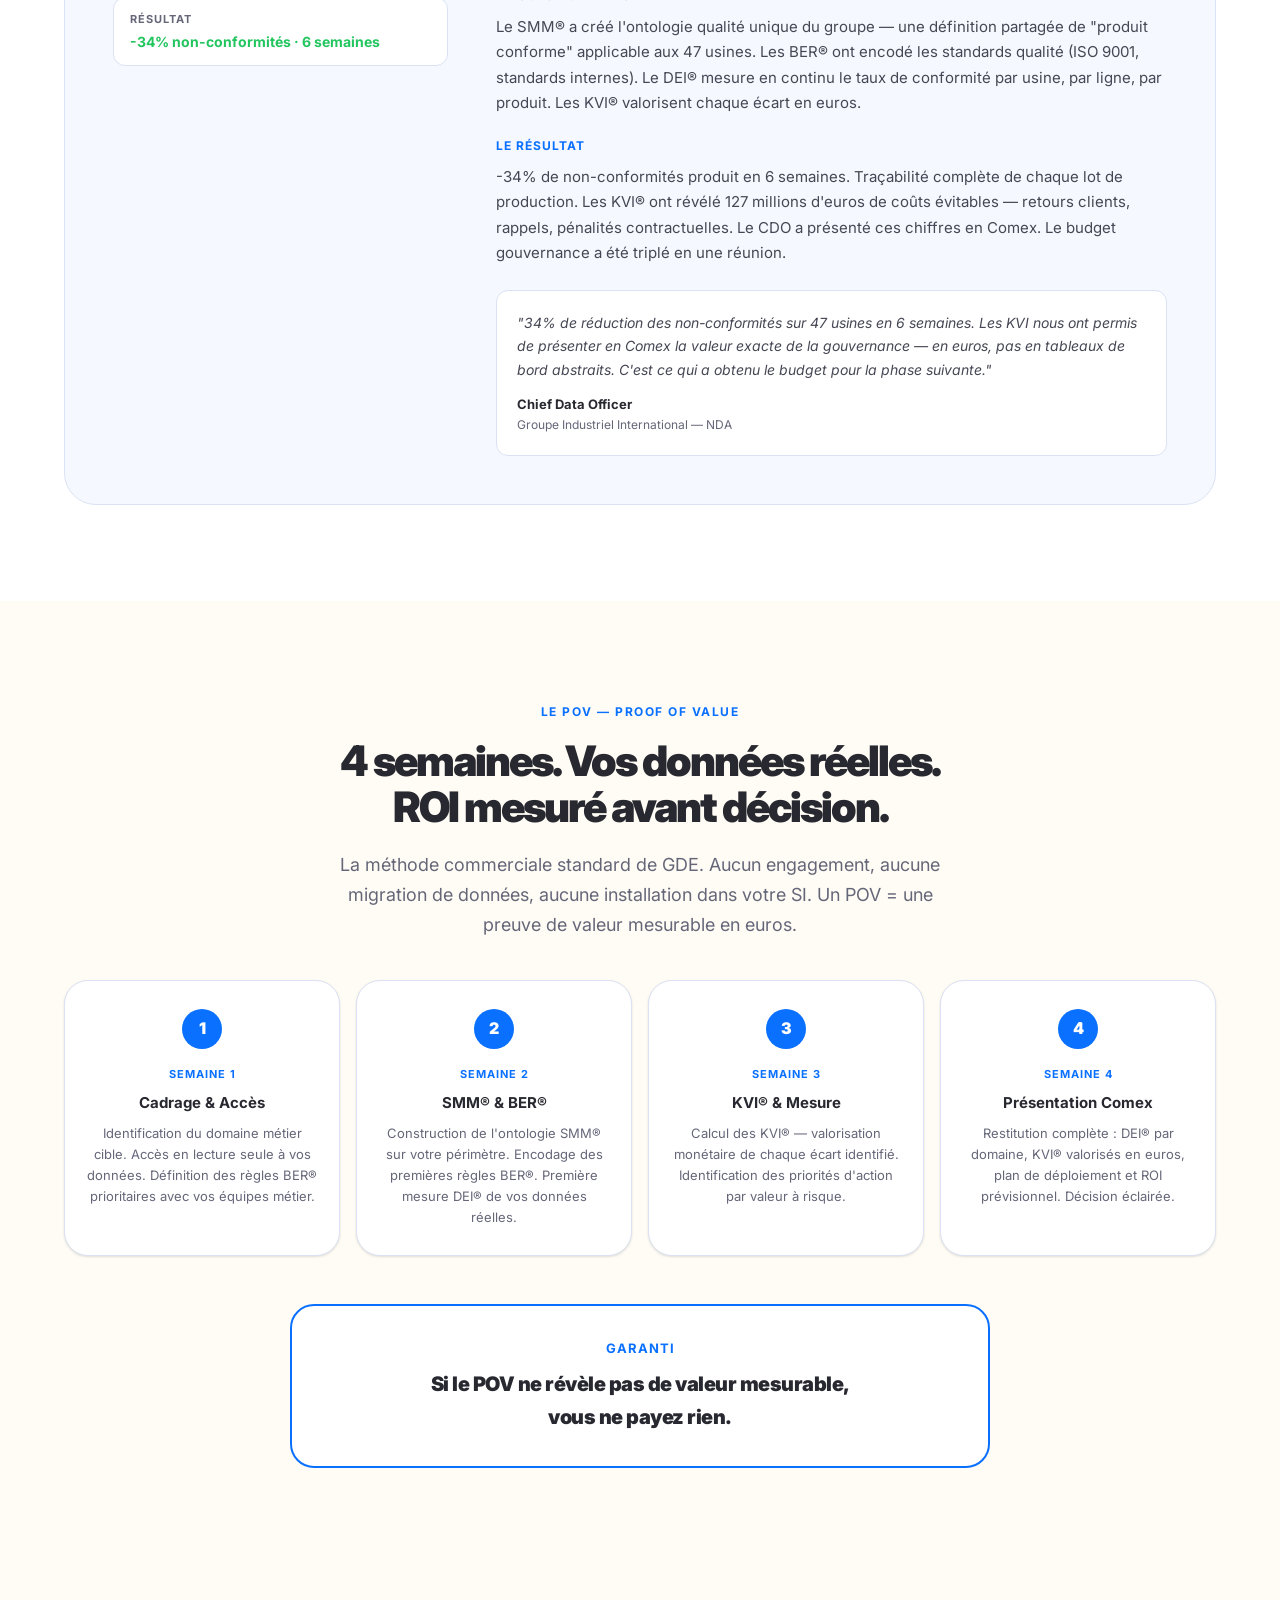
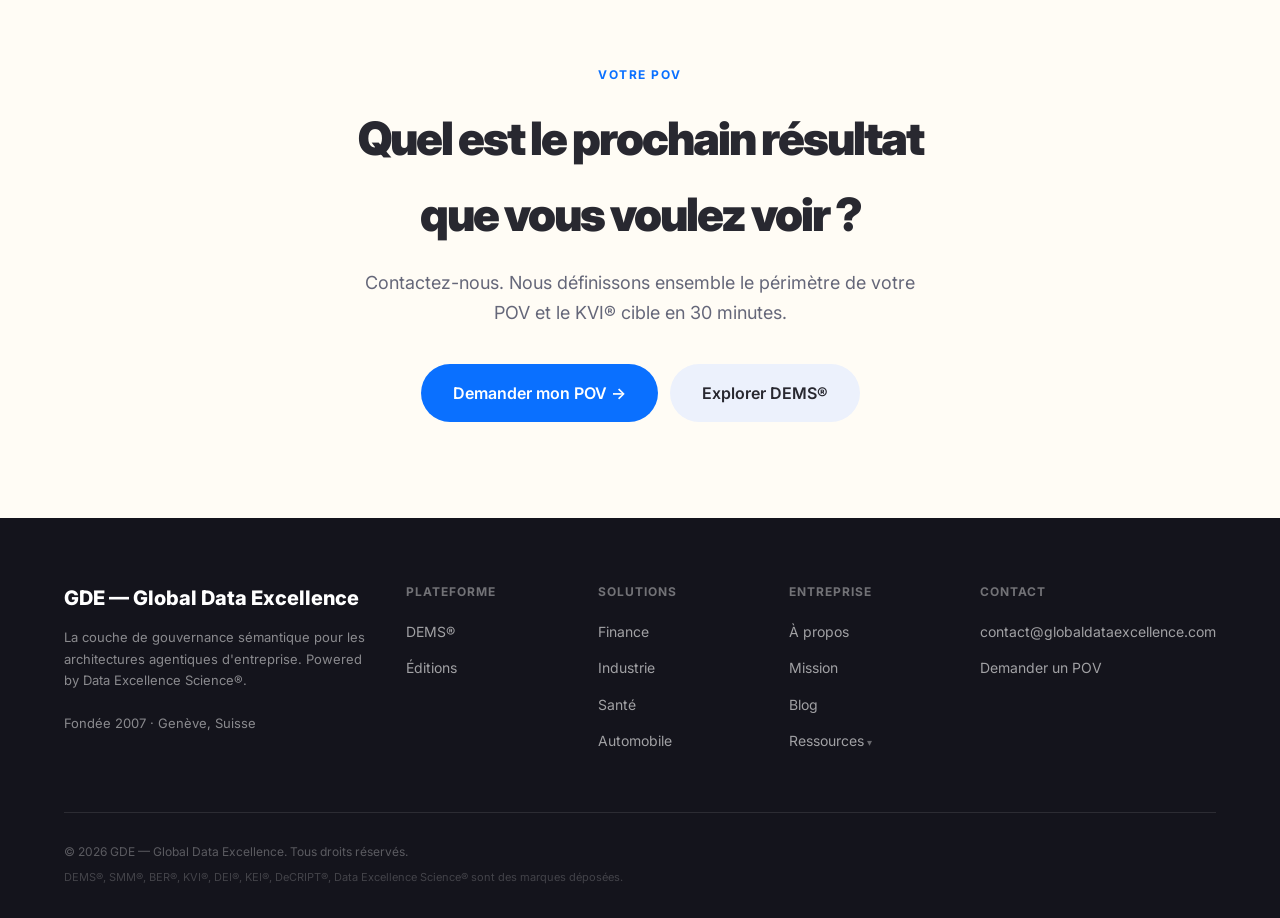
<file: temoignages.html>
<!DOCTYPE html>
<html lang="fr">
<head>
  <meta charset="UTF-8">
  <meta name="viewport" content="width=device-width, initial-scale=1.0">
  <title>Études de cas & Témoignages — GDE</title>
  <meta name="description" content="127M€ économisés, 3Mds€ identifiés en 2h, 100% traçabilité en 8 semaines. Les résultats réels de DEMS® par GDE.">
  <style>
/* ============================================================
   SEMANDATA — Design System (inspiré Alan.fr)
   ============================================================ */

@import url('https://fonts.googleapis.com/css2?family=Inter:wght@400;500;600;700;800;900&display=swap');

:root {
  /* Couleurs primaires */
  --c-blue50:  #ebf5ff;
  --c-blue100: #c7deff;
  --c-blue500: #579dff;
  --c-blue700: #0a70ff;
  --c-blue900: #0057d1;

  /* Neutres */
  --c-heading:   #282830;
  --c-paragraph: #464754;
  --c-caption:   #656779;
  --c-white:     #ffffff;
  --c-cream:     #fffcf5;
  --c-grey50:    #f5f8fe;
  --c-grey100:   #ecf1fc;
  --c-grey200:   #dbe2f4;
  --c-grey300:   #c9d1e7;

  /* Accents */
  --c-indigo500: #5c59f3;
  --c-teal500:   #2aa79c;
  --c-yellow:    #fcff7e;
  --c-green:     #22c55e;
  --c-dark:      #14141c;
  --c-hero-bg:   #ede9e1;

  /* Border radius */
  --r-sm:   8px;
  --r-md:   12px;
  --r-lg:   16px;
  --r-xl:   24px;
  --r-2xl:  32px;
  --r-pill: 100px;

  /* Ombres */
  --shadow-sm: 0 1px 3px rgba(0,0,0,0.08), 0 1px 2px rgba(0,0,0,0.05);
  --shadow-md: 0 4px 16px rgba(0,0,0,0.08), 0 2px 4px rgba(0,0,0,0.04);
  --shadow-lg: 0 20px 60px rgba(0,0,0,0.10), 0 4px 16px rgba(0,0,0,0.06);
}

/* ── Reset ── */
*, *::before, *::after { box-sizing: border-box; margin: 0; padding: 0; }
html { scroll-behavior: smooth; }
body {
  font-family: 'Inter', Helvetica, Arial, sans-serif;
  color: var(--c-paragraph);
  background: var(--c-white);
  line-height: 1.65;
  -webkit-font-smoothing: antialiased;
}
a { text-decoration: none; color: inherit; }
img { max-width: 100%; display: block; }

/* ── Navigation ── */
.nav {
  position: sticky; top: 0; z-index: 100;
  height: 72px;
  background: rgba(255,255,255,0.96);
  backdrop-filter: blur(16px);
  -webkit-backdrop-filter: blur(16px);
  border-bottom: 1px solid var(--c-grey200);
  display: flex; align-items: center;
}
.nav-inner {
  max-width: 1200px; margin: 0 auto; padding: 0 24px;
  width: 100%;
  display: flex; align-items: center; justify-content: space-between; gap: 32px;
}
.nav-logo {
  display: flex; align-items: center;
  flex-shrink: 0; line-height: 0;
}
/* logo-mark replaced by SVG image */
.nav-links {
  display: flex; align-items: center; gap: 4px;
  list-style: none; flex: 1; justify-content: center;
}
.nav-links a {
  padding: 8px 14px; border-radius: var(--r-pill);
  font-size: 14px; font-weight: 500; color: var(--c-paragraph);
  transition: all 0.15s ease;
  white-space: nowrap;
}
.nav-links a:hover { background: var(--c-grey100); color: var(--c-heading); }
.nav-links a.active { background: var(--c-blue50); color: var(--c-blue700); font-weight: 600; }
/* ── Méga-menu Ressources ── */
.nav-dropdown { position: relative; }
.nav-dropdown > a::after { content: ' ▾'; font-size: 10px; opacity: 0.6; }
.nav-mega-menu {
  display: none;
  position: absolute; top: calc(100% + 12px); left: 50%;
  transform: translateX(-50%);
  background: #ffffff !important;
  border: 1px solid #e2e8f0;
  border-radius: 16px;
  box-shadow: 0 8px 32px rgba(0,0,0,0.12), 0 2px 8px rgba(0,0,0,0.06);
  width: 680px; padding: 24px; z-index: 500;
  grid-template-columns: 1fr 1fr 1fr; gap: 0;
}
.nav-mega-menu.open { display: grid; }
.mega-col { padding: 0 16px; }
.mega-col + .mega-col { border-left: 1px solid var(--c-grey200); }
.mega-col-title {
  font-size: 11px; font-weight: 800; text-transform: uppercase;
  letter-spacing: 1.2px; color: var(--c-blue700);
  padding: 0 0 10px; margin-bottom: 4px;
  border-bottom: 2px solid var(--c-blue100);
}
.mega-col a {
  display: flex; align-items: flex-start; gap: 8px;
  padding: 9px 8px; border-radius: var(--r-md);
  font-size: 13px; font-weight: 500; color: var(--c-paragraph);
  transition: all 0.15s ease; line-height: 1.35; text-decoration: none;
}
.mega-col a:hover { background: var(--c-blue50); color: var(--c-blue700); }
.mega-col a .mi { font-size: 15px; flex-shrink: 0; margin-top: 1px; }
.mega-col a .ml { display: flex; flex-direction: column; }
.mega-col a .ml strong { font-weight: 700; color: var(--c-heading); font-size: 13px; }
.mega-col a .ml span { font-size: 11px; color: var(--c-caption); margin-top: 1px; }
@media (max-width: 768px) { .nav-mega-menu { display: none !important; } }

.nav-cta { display: flex; align-items: center; gap: 12px; flex-shrink: 0; }

/* ── Boutons ── */
.btn {
  display: inline-flex; align-items: center; gap: 8px;
  padding: 12px 24px; border-radius: var(--r-pill);
  font-size: 15px; font-weight: 600; border: none; cursor: pointer;
  transition: all 0.15s ease; text-decoration: none; white-space: nowrap;
}
.btn-primary {
  background: var(--c-blue700); color: white;
}
.btn-primary:hover {
  background: var(--c-blue900);
  transform: translateY(-1px);
  box-shadow: 0 4px 20px rgba(10,112,255,0.35);
}
.btn-secondary {
  background: var(--c-grey100); color: var(--c-heading);
}
.btn-secondary:hover { background: var(--c-grey200); }
.btn-ghost { background: transparent; color: var(--c-blue700); }
.btn-ghost:hover { background: var(--c-blue50); }
.btn-lg { padding: 16px 32px; font-size: 16px; }
.btn-white { background: white; color: var(--c-blue700); }
.btn-white:hover { background: var(--c-blue50); transform: translateY(-1px); box-shadow: 0 4px 20px rgba(0,0,0,0.15); }
.btn-outline-white {
  background: transparent; color: white;
  border: 2px solid rgba(255,255,255,0.4);
}
.btn-outline-white:hover { background: rgba(255,255,255,0.1); border-color: white; }

/* ── Layout ── */
.container { max-width: 1200px; margin: 0 auto; padding: 0 24px; }
.section { padding: 96px 0; }
.section-sm { padding: 64px 0; }
.section-label {
  display: inline-block;
  font-size: 12px; font-weight: 700; letter-spacing: 1.5px;
  text-transform: uppercase; color: var(--c-blue700);
  margin-bottom: 16px;
}
.section-label-light { color: var(--c-blue500); }
.section-title {
  font-size: 42px; font-weight: 900; letter-spacing: -2px;
  color: var(--c-heading); line-height: 1.1;
  margin-bottom: 20px;
}
.section-title-white { color: white; }
.section-subtitle {
  font-size: 18px; color: var(--c-caption); line-height: 1.65;
  max-width: 600px;
}
.section-subtitle-white { color: rgba(255,255,255,0.75); }
.text-center { text-align: center; }
.text-center .section-subtitle { margin: 0 auto; }

/* ── Hero ── */
.hero {
  background: var(--c-hero-bg);
  background-image: radial-gradient(circle at 1px 1px, rgba(10,112,255,0.07) 1px, transparent 0);
  background-size: 32px 32px;
  padding: 100px 0 80px;
  overflow: hidden;
}
.hero-inner {
  max-width: 1200px; margin: 0 auto; padding: 0 24px;
  display: grid; grid-template-columns: 1fr 1fr; gap: 64px; align-items: center;
}
.hero-badge {
  display: inline-flex; align-items: center; gap: 8px;
  background: white; border: 1px solid var(--c-grey200);
  border-radius: var(--r-pill); padding: 6px 14px;
  font-size: 13px; font-weight: 600; color: var(--c-heading);
  margin-bottom: 28px; box-shadow: var(--shadow-sm);
}
.hero-badge .dot { width: 8px; height: 8px; border-radius: 50%; background: var(--c-green); }
.hero h1 {
  font-size: 56px; font-weight: 900; letter-spacing: -2.5px;
  color: var(--c-heading); line-height: 1.05; margin-bottom: 24px;
}
.hero-sub {
  font-size: 18px; color: var(--c-caption); line-height: 1.7; margin-bottom: 36px;
}
.hero-actions { display: flex; gap: 12px; flex-wrap: wrap; margin-bottom: 40px; }
.hero-stats {
  display: flex; gap: 32px; padding-top: 32px;
  border-top: 1px solid var(--c-grey200);
}
.hero-stat-val {
  font-size: 28px; font-weight: 900; color: var(--c-heading);
  letter-spacing: -1px; line-height: 1;
}
.hero-stat-label { font-size: 13px; color: var(--c-caption); margin-top: 4px; }

/* ── Dashboard mockup ── */
.dashboard-mockup {
  background: white; border-radius: var(--r-xl); box-shadow: var(--shadow-lg);
  overflow: hidden; border: 1px solid var(--c-grey200);
  position: relative;
}
.mockup-topbar {
  background: var(--c-grey50); padding: 12px 16px;
  display: flex; align-items: center; gap: 10px;
  border-bottom: 1px solid var(--c-grey200);
}
.mockup-dots { display: flex; gap: 6px; }
.dot-red { width: 12px; height: 12px; border-radius: 50%; background: #ff5f57; }
.dot-orange { width: 12px; height: 12px; border-radius: 50%; background: #febc2e; }
.dot-green { width: 12px; height: 12px; border-radius: 50%; background: #28c840; }
.mockup-title { font-size: 12px; font-weight: 600; color: var(--c-caption); flex: 1; text-align: center; }
.mockup-body { padding: 20px; }
.kpi-grid { display: grid; grid-template-columns: 1fr 1fr; gap: 12px; margin-bottom: 20px; }
.kpi-card {
  background: var(--c-grey50); border-radius: var(--r-md);
  padding: 14px; border: 1px solid var(--c-grey200);
}
.kpi-label { font-size: 11px; font-weight: 600; color: var(--c-caption); text-transform: uppercase; letter-spacing: 0.5px; margin-bottom: 6px; }
.kpi-value { font-size: 22px; font-weight: 900; color: var(--c-heading); letter-spacing: -0.5px; }
.kpi-trend { font-size: 12px; font-weight: 600; color: var(--c-green); margin-top: 2px; }
.chart-area { background: var(--c-grey50); border-radius: var(--r-md); padding: 16px; border: 1px solid var(--c-grey200); }
.chart-label { font-size: 11px; font-weight: 600; color: var(--c-caption); margin-bottom: 12px; }
.bars { display: flex; align-items: flex-end; gap: 4px; height: 60px; }
.bar { flex: 1; background: var(--c-blue700); border-radius: 3px 3px 0 0; opacity: 0.7; }
.bar.active { opacity: 1; background: var(--c-blue700); }
.bar.low { background: #ff6b6b; }

/* ── Logos strip ── */
.logos-strip {
  padding: 32px 0;
  border-top: 1px solid var(--c-grey200);
  border-bottom: 1px solid var(--c-grey200);
  background: var(--c-white);
}
.logos-label {
  font-size: 12px; font-weight: 700; text-transform: uppercase;
  letter-spacing: 1.5px; color: var(--c-caption); text-align: center; margin-bottom: 24px;
}
.logos-row {
  display: flex; align-items: center; justify-content: center;
  gap: 48px; flex-wrap: wrap;
}
.logo-pill {
  background: var(--c-grey50); border: 1px solid var(--c-grey200);
  border-radius: var(--r-pill); padding: 10px 24px;
  font-size: 13px; font-weight: 700; color: var(--c-grey300); letter-spacing: 0.5px;
}

/* ── Problem section ── */
.section-dark {
  background: var(--c-dark);
  padding: 96px 0;
}
.stat-cards { display: grid; grid-template-columns: repeat(3, 1fr); gap: 24px; margin-top: 48px; }
.stat-card {
  background: rgba(255,255,255,0.05); border: 1px solid rgba(255,255,255,0.1);
  border-radius: var(--r-xl); padding: 36px 28px;
}
.stat-number {
  font-size: 52px; font-weight: 900; color: var(--c-yellow);
  letter-spacing: -2px; line-height: 1; margin-bottom: 12px;
}
.stat-title { font-size: 16px; font-weight: 700; color: white; margin-bottom: 8px; }
.stat-desc { font-size: 14px; color: rgba(255,255,255,0.6); line-height: 1.6; }
.stat-source { font-size: 11px; color: rgba(255,255,255,0.35); margin-top: 12px; }

/* ── Solution section ── */
.solution-grid {
  display: grid; grid-template-columns: 1fr 1fr; gap: 48px; align-items: center; margin-top: 48px;
}
.ber-panel {
  background: white; border-radius: var(--r-xl); padding: 28px;
  box-shadow: var(--shadow-md); border: 1px solid var(--c-grey200);
}
.ber-panel-title { font-size: 13px; font-weight: 700; color: var(--c-caption); text-transform: uppercase; letter-spacing: 1px; margin-bottom: 16px; }
.ber-rule {
  display: flex; align-items: flex-start; gap: 12px;
  padding: 14px; background: var(--c-grey50); border-radius: var(--r-md);
  border: 1px solid var(--c-grey200); margin-bottom: 10px;
}
.ber-icon { font-size: 20px; flex-shrink: 0; }
.ber-rule-title { font-size: 13px; font-weight: 700; color: var(--c-heading); margin-bottom: 3px; }
.ber-rule-text { font-size: 12px; color: var(--c-caption); line-height: 1.5; }
.code-block {
  background: #14141c; border-radius: var(--r-md); padding: 16px;
  font-family: 'Courier New', monospace; font-size: 12px; margin-top: 16px;
  border: 1px solid rgba(255,255,255,0.08);
}
.code-comment { color: #6b7280; }
.code-get { color: #60a5fa; }
.code-string { color: #86efac; }
.code-key { color: #c084fc; }
.code-val { color: #fde68a; }
.code-bool { color: #34d399; }

/* ── Modules grid ── */
.modules-grid {
  display: grid; grid-template-columns: repeat(3, 1fr); gap: 20px; margin-top: 48px;
}
.module-card {
  background: white; border: 1px solid var(--c-grey200);
  border-radius: var(--r-xl); padding: 28px;
  transition: all 0.2s ease; box-shadow: var(--shadow-sm);
}
.module-card:hover { box-shadow: var(--shadow-lg); transform: translateY(-2px); }
.module-icon {
  width: 48px; height: 48px; border-radius: var(--r-md);
  display: flex; align-items: center; justify-content: center;
  font-size: 24px; margin-bottom: 16px;
}
.module-icon.blue { background: var(--c-blue50); }
.module-icon.indigo { background: #ede9ff; }
.module-icon.green { background: #dcfce7; }
.module-icon.teal { background: #ccfbf1; }
.module-icon.orange { background: #fff7ed; }
.module-icon.violet { background: #faf5ff; }
.module-name { font-size: 17px; font-weight: 800; color: var(--c-heading); margin-bottom: 8px; letter-spacing: -0.3px; }
.module-desc { font-size: 14px; color: var(--c-caption); line-height: 1.6; }
.module-tag {
  display: inline-block; margin-top: 12px;
  font-size: 11px; font-weight: 700; padding: 3px 10px;
  border-radius: var(--r-pill); background: var(--c-blue50); color: var(--c-blue700);
  letter-spacing: 0.3px;
}

/* ── ROI section ── */
.section-blue { background: var(--c-blue700); padding: 96px 0; }
.roi-grid { display: grid; grid-template-columns: repeat(3, 1fr); gap: 24px; margin-top: 48px; }
.roi-card {
  background: rgba(255,255,255,0.12); border: 1px solid rgba(255,255,255,0.2);
  border-radius: var(--r-xl); padding: 36px 28px; text-align: center;
}
.roi-number {
  font-size: 48px; font-weight: 900; color: var(--c-yellow);
  letter-spacing: -2px; line-height: 1; margin-bottom: 12px;
}
.roi-title { font-size: 15px; font-weight: 700; color: white; margin-bottom: 8px; }
.roi-desc { font-size: 13px; color: rgba(255,255,255,0.65); line-height: 1.6; }

/* ── Feature sections ── */
.feature-grid {
  display: grid; grid-template-columns: 1fr 1fr; gap: 64px; align-items: center;
}
.feature-list { list-style: none; margin-top: 24px; }
.feature-list li {
  display: flex; align-items: flex-start; gap: 12px;
  padding: 12px 0; border-bottom: 1px solid var(--c-grey200);
  font-size: 15px; color: var(--c-paragraph);
}
.feature-list li:last-child { border-bottom: none; }
.feature-check { color: var(--c-blue700); font-size: 18px; flex-shrink: 0; margin-top: 2px; }
.conformity-panel {
  background: var(--c-grey50); border-radius: var(--r-xl); padding: 28px;
  border: 1px solid var(--c-grey200);
}
.conformity-header { display: flex; justify-content: space-between; align-items: center; margin-bottom: 20px; }
.conformity-score { font-size: 42px; font-weight: 900; color: var(--c-heading); letter-spacing: -2px; }
.conformity-label { font-size: 12px; font-weight: 600; color: var(--c-caption); }
.conf-bar-row { margin-bottom: 12px; }
.conf-bar-label { display: flex; justify-content: space-between; font-size: 13px; margin-bottom: 6px; }
.conf-bar-label span:first-child { font-weight: 600; color: var(--c-heading); }
.conf-bar-label span:last-child { font-weight: 700; color: var(--c-blue700); }
.conf-bar-track { height: 8px; background: var(--c-grey200); border-radius: 4px; overflow: hidden; }
.conf-bar-fill { height: 100%; border-radius: 4px; background: var(--c-blue700); }
.conf-bar-fill.good { background: var(--c-green); }
.conf-bar-fill.warn { background: #f59e0b; }
.kvi-highlight {
  margin-top: 20px; padding: 16px;
  background: white; border-radius: var(--r-md);
  border: 1px solid var(--c-grey200); display: flex; align-items: center; gap: 14px;
}
.kvi-icon { font-size: 28px; }
.kvi-val { font-size: 24px; font-weight: 900; color: var(--c-green); letter-spacing: -1px; }
.kvi-lbl { font-size: 12px; color: var(--c-caption); }

/* ── Integrations ── */
.integration-list { display: grid; grid-template-columns: 1fr 1fr; gap: 12px; margin-top: 24px; }
.integration-item {
  display: flex; align-items: center; gap: 12px;
  padding: 14px 16px; background: white;
  border: 1px solid var(--c-grey200); border-radius: var(--r-md);
  font-size: 14px; font-weight: 600; color: var(--c-heading);
  box-shadow: var(--shadow-sm);
}
.integration-icon { font-size: 22px; }

/* ── Testimonials ── */
.testimonials-grid { display: grid; grid-template-columns: repeat(3, 1fr); gap: 24px; margin-top: 48px; }
.testimonial-card {
  background: white; border: 1px solid var(--c-grey200);
  border-radius: var(--r-xl); padding: 32px;
  box-shadow: var(--shadow-md); display: flex; flex-direction: column;
}
.testimonial-quote {
  font-size: 15px; color: var(--c-paragraph); line-height: 1.7;
  font-style: italic; flex: 1; margin-bottom: 24px;
}
.testimonial-quote::before { content: '"'; font-size: 48px; color: var(--c-blue700); line-height: 0.5; display: block; margin-bottom: 16px; font-style: normal; }
.testimonial-author { border-top: 1px solid var(--c-grey200); padding-top: 16px; }
.testimonial-name { font-size: 14px; font-weight: 700; color: var(--c-heading); }
.testimonial-role { font-size: 13px; color: var(--c-caption); }
.testimonial-metric {
  display: inline-block; margin-top: 10px;
  background: var(--c-blue50); color: var(--c-blue700);
  font-size: 13px; font-weight: 800; padding: 4px 12px;
  border-radius: var(--r-pill);
}

/* ── Why Now ── */
.why-grid { display: grid; grid-template-columns: 1fr 1fr; gap: 20px; margin-top: 48px; }
.why-card {
  border-radius: var(--r-xl); padding: 32px;
  border: 1px solid var(--c-grey200); background: white;
  box-shadow: var(--shadow-sm);
}
.why-card.highlight { background: var(--c-blue700); border-color: var(--c-blue700); }
.why-number { font-size: 40px; font-weight: 900; letter-spacing: -1px; color: var(--c-grey200); margin-bottom: 16px; }
.why-card.highlight .why-number { color: rgba(255,255,255,0.3); }
.why-title { font-size: 20px; font-weight: 800; color: var(--c-heading); margin-bottom: 10px; letter-spacing: -0.5px; }
.why-card.highlight .why-title { color: white; }
.why-text { font-size: 14px; color: var(--c-caption); line-height: 1.65; }
.why-card.highlight .why-text { color: rgba(255,255,255,0.75); }
.why-badge {
  display: inline-block; margin-top: 14px;
  background: var(--c-yellow); color: var(--c-dark);
  font-size: 11px; font-weight: 800; padding: 4px 12px;
  border-radius: var(--r-pill); letter-spacing: 0.3px;
}

/* ── Editions/Versions ── */
.editions-grid { display: grid; grid-template-columns: repeat(3, 1fr); gap: 24px; margin-top: 48px; }
.edition-card {
  background: white; border: 1px solid var(--c-grey200);
  border-radius: var(--r-xl); padding: 32px;
  display: flex; flex-direction: column;
  box-shadow: var(--shadow-sm); position: relative; overflow: hidden;
}
.edition-card.featured {
  border-color: var(--c-blue700);
  box-shadow: 0 0 0 2px var(--c-blue700), var(--shadow-lg);
}
.edition-badge {
  position: absolute; top: 16px; right: 16px;
  background: var(--c-blue700); color: white;
  font-size: 11px; font-weight: 700; padding: 3px 10px;
  border-radius: var(--r-pill); letter-spacing: 0.3px;
}
.edition-name { font-size: 22px; font-weight: 900; color: var(--c-heading); margin-bottom: 8px; letter-spacing: -0.5px; }
.edition-tagline { font-size: 14px; color: var(--c-caption); margin-bottom: 24px; line-height: 1.6; }
.edition-features { list-style: none; flex: 1; }
.edition-features li {
  display: flex; align-items: flex-start; gap: 10px;
  font-size: 14px; color: var(--c-paragraph); padding: 8px 0;
  border-bottom: 1px solid var(--c-grey100);
}
.edition-features li:last-child { border-bottom: none; }
.ef-check { color: var(--c-blue700); font-weight: 700; flex-shrink: 0; }
.edition-cta { margin-top: 24px; }
.edition-cta .btn { width: 100%; justify-content: center; }

/* ── CTA Banner ── */
.cta-banner { background: var(--c-cream); padding: 96px 0; text-align: center; }
.cta-banner h2 { font-size: 46px; font-weight: 900; color: var(--c-heading); letter-spacing: -2px; margin-bottom: 16px; }
.cta-banner p { font-size: 18px; color: var(--c-caption); max-width: 560px; margin: 0 auto 36px; }
.cta-actions { display: flex; gap: 12px; justify-content: center; flex-wrap: wrap; }

/* ── Footer ── */
.footer {
  background: var(--c-dark); padding: 64px 0 32px;
}
.footer-grid {
  display: grid; grid-template-columns: 2fr 1fr 1fr 1fr 1fr;
  gap: 40px; padding-bottom: 48px;
  border-bottom: 1px solid rgba(255,255,255,0.1);
}
.footer-brand { font-size: 20px; font-weight: 800; color: white; margin-bottom: 12px; }
.footer-tagline { font-size: 13px; color: rgba(255,255,255,0.5); line-height: 1.65; }
.footer-col-title { font-size: 12px; font-weight: 700; text-transform: uppercase; letter-spacing: 1px; color: rgba(255,255,255,0.4); margin-bottom: 16px; }
.footer-links { list-style: none; }
.footer-links li { margin-bottom: 10px; }
.footer-links a { font-size: 14px; color: rgba(255,255,255,0.6); transition: color 0.15s; }
.footer-links a:hover { color: white; }
.footer-bottom {
  padding-top: 28px;
  display: flex; justify-content: space-between; align-items: flex-start;
  gap: 16px; flex-wrap: wrap;
}
.footer-copy { font-size: 12px; color: rgba(255,255,255,0.3); line-height: 1.8; }
.footer-ip { font-size: 11px; color: rgba(255,255,255,0.2); margin-top: 6px; }

/* ── Page hero (sous-pages) ── */
.page-hero {
  background: var(--c-hero-bg);
  background-image: radial-gradient(circle at 1px 1px, rgba(10,112,255,0.07) 1px, transparent 0);
  background-size: 32px 32px;
  padding: 80px 0;
}
.page-hero .section-label { margin-bottom: 12px; }
.page-hero h1 { font-size: 48px; font-weight: 900; letter-spacing: -2px; color: var(--c-heading); line-height: 1.05; margin-bottom: 20px; }
.page-hero p { font-size: 18px; color: var(--c-caption); max-width: 640px; line-height: 1.7; }

/* ── Team cards ── */
.team-grid { display: grid; grid-template-columns: repeat(3, 1fr); gap: 24px; margin-top: 48px; }
.team-card {
  background: white; border: 1px solid var(--c-grey200);
  border-radius: var(--r-xl); padding: 28px;
  box-shadow: var(--shadow-sm);
}
.team-avatar {
  width: 60px; height: 60px; border-radius: 50%;
  background: var(--c-blue700);
  display: flex; align-items: center; justify-content: center;
  font-size: 22px; font-weight: 900; color: white;
  margin-bottom: 16px; letter-spacing: -1px;
}
.team-name { font-size: 17px; font-weight: 800; color: var(--c-heading); margin-bottom: 4px; }
.team-role { font-size: 13px; font-weight: 600; color: var(--c-blue700); margin-bottom: 10px; }
.team-bio { font-size: 13px; color: var(--c-caption); line-height: 1.6; }

/* ── Timeline ── */
.timeline { position: relative; margin-top: 48px; }
.timeline::before {
  content: ''; position: absolute; left: 120px; top: 0; bottom: 0;
  width: 2px; background: var(--c-grey200);
}
.timeline-item { display: flex; gap: 32px; padding-bottom: 40px; position: relative; }
.timeline-year { width: 88px; flex-shrink: 0; text-align: right; font-size: 13px; font-weight: 700; color: var(--c-blue700); padding-top: 2px; }
.timeline-dot {
  width: 20px; height: 20px; border-radius: 50%;
  background: var(--c-blue700); border: 3px solid white;
  box-shadow: 0 0 0 2px var(--c-blue700);
  flex-shrink: 0; margin-top: 1px; margin-left: -10px; position: relative; z-index: 1;
  left: 10px;
}
.timeline-content { padding-top: 0; }
.timeline-title { font-size: 16px; font-weight: 700; color: var(--c-heading); margin-bottom: 4px; }
.timeline-text { font-size: 14px; color: var(--c-caption); line-height: 1.6; }

/* ── Manifesto ── */
.manifesto-block {
  border-left: 4px solid var(--c-blue700);
  padding: 20px 24px; margin-bottom: 24px;
  background: var(--c-blue50); border-radius: 0 var(--r-md) var(--r-md) 0;
}
.manifesto-block p { font-size: 16px; color: var(--c-heading); line-height: 1.7; font-weight: 500; }

/* ── GTM ── */
.gtm-grid { display: grid; grid-template-columns: 1fr 1fr; gap: 24px; margin-top: 48px; }
.gtm-card {
  background: white; border: 1px solid var(--c-grey200);
  border-radius: var(--r-xl); padding: 28px; box-shadow: var(--shadow-sm);
}
.gtm-icon { font-size: 32px; margin-bottom: 16px; }
.gtm-title { font-size: 18px; font-weight: 800; color: var(--c-heading); margin-bottom: 10px; }
.gtm-text { font-size: 14px; color: var(--c-caption); line-height: 1.65; }
.channel-list { list-style: none; margin-top: 16px; }
.channel-list li {
  display: flex; align-items: center; gap: 10px;
  font-size: 14px; color: var(--c-paragraph); padding: 8px 0;
  border-bottom: 1px solid var(--c-grey100);
}
.channel-list li::before { content: '→'; color: var(--c-blue700); font-weight: 700; }

/* ── Segment cards ── */
.segments-grid { display: grid; grid-template-columns: repeat(4, 1fr); gap: 16px; margin-top: 40px; }
.segment-card {
  background: white; border: 1px solid var(--c-grey200);
  border-radius: var(--r-xl); padding: 24px; text-align: center; box-shadow: var(--shadow-sm);
}
.segment-icon { font-size: 36px; margin-bottom: 12px; }
.segment-name { font-size: 15px; font-weight: 800; color: var(--c-heading); margin-bottom: 6px; }
.segment-desc { font-size: 13px; color: var(--c-caption); line-height: 1.5; }
.segment-reg { font-size: 11px; font-weight: 700; color: var(--c-blue700); margin-top: 10px; }

/* ── POV process ── */
.pov-steps { display: grid; grid-template-columns: repeat(4, 1fr); gap: 16px; margin-top: 40px; }
.pov-step {
  text-align: center; padding: 28px 20px;
  background: white; border: 1px solid var(--c-grey200);
  border-radius: var(--r-xl); position: relative; box-shadow: var(--shadow-sm);
}
.pov-num {
  width: 40px; height: 40px; border-radius: 50%;
  background: var(--c-blue700); color: white;
  font-size: 16px; font-weight: 900;
  display: flex; align-items: center; justify-content: center;
  margin: 0 auto 16px;
}
.pov-week { font-size: 11px; font-weight: 700; color: var(--c-blue700); text-transform: uppercase; letter-spacing: 1px; margin-bottom: 8px; }
.pov-title { font-size: 15px; font-weight: 700; color: var(--c-heading); margin-bottom: 8px; }
.pov-text { font-size: 13px; color: var(--c-caption); line-height: 1.6; }

/* ── Responsive ── */
@media (max-width: 1024px) {
  .hero-inner { grid-template-columns: 1fr; }
  .dashboard-mockup { max-width: 480px; }
  .stat-cards, .roi-grid { grid-template-columns: 1fr 1fr; }
  .modules-grid { grid-template-columns: 1fr 1fr; }
  .testimonials-grid { grid-template-columns: 1fr 1fr; }
  .footer-grid { grid-template-columns: 1fr 1fr 1fr; }
  .segments-grid { grid-template-columns: 1fr 1fr; }
  .pov-steps { grid-template-columns: 1fr 1fr; }
}
@media (max-width: 768px) {
  .nav-links { display: none; }
  .section-title { font-size: 32px; }
  .hero h1 { font-size: 38px; }
  .stat-cards, .modules-grid, .roi-grid, .testimonials-grid, .editions-grid, .why-grid, .solution-grid, .feature-grid, .gtm-grid { grid-template-columns: 1fr; }
  .team-grid { grid-template-columns: 1fr 1fr; }
  .footer-grid { grid-template-columns: 1fr 1fr; }
  .timeline::before { left: 0; }
  .timeline-year { display: none; }
  .segments-grid { grid-template-columns: 1fr 1fr; }
  .pov-steps { grid-template-columns: 1fr 1fr; }
}
</style>
</head>
<body>

<nav class="nav">
  <div class="nav-inner">
    <a href="index.html" class="nav-logo">
      <img src="assets/logo-gde.svg" alt="GDE — Global Data Excellence" style="height:42px;width:auto;">
    </a>
    <ul class="nav-links">
      <li><a href="plateforme.html">Plateforme</a></li>
      <li><a href="solutions.html">Solutions</a></li>
      <li class="nav-dropdown" id="nav-ressources">
      <a href="ressources.html" class="active" onclick="toggleMega(event)">Ressources</a>
      <div class="nav-mega-menu">
        <div class="mega-col">
          <div class="mega-col-title">Témoignages</div>
          <a href="ressources.html#temoignage-auto">
            <span class="mi">🚗</span>
            <span class="ml"><strong>Automobile Tier-1</strong><span>3 Mds€ identifiés en 2h de POV</span></span>
          </a>
          <a href="ressources.html#temoignage-agro">
            <span class="mi">🌾</span>
            <span class="ml"><strong>Agro-alimentaire</strong><span>100% traçabilité supply chain — 8 sem.</span></span>
          </a>
          <a href="ressources.html#temoignage-industrie">
            <span class="mi">🏗️</span>
            <span class="ml"><strong>Industrie Matériaux</strong><span>127M€ économisés — 47 usines</span></span>
          </a>
        </div>
        <div class="mega-col">
          <div class="mega-col-title">Analystes</div>
          <a href="ressources.html#insight-mit">
            <span class="mi">🎓</span>
            <span class="ml"><strong>MIT CISR — Mai 2026</strong><span>Semantic Layer : la preuve empirique</span></span>
          </a>
          <a href="ressources.html#insight-gartner">
            <span class="mi">📊</span>
            <span class="ml"><strong>Gartner Research</strong><span>40% projets agentiques abandonnés d'ici 2027</span></span>
          </a>
          <a href="ressources.html#insight-reglementaire">
            <span class="mi">⚖️</span>
            <span class="ml"><strong>Paysage réglementaire</strong><span>RGPD · AI Act · DORA · NIS2 · CSRD</span></span>
          </a>
          <a href="ressources.html#insight-incidents">
            <span class="mi">🔴</span>
            <span class="ml"><strong>Incidents de référence</strong><span>Knight Capital, VW, TikTok, Meta…</span></span>
          </a>
        </div>
        <div class="mega-col">
          <div class="mega-col-title">Guides</div>
          <a href="ressources.html#guide-pov">
            <span class="mi">🔍</span>
            <span class="ml"><strong>Guide POV</strong><span>Cadrer votre Proof of Value en 4 semaines</span></span>
          </a>
          <a href="ressources.html#guide-ai-act">
            <span class="mi">📋</span>
            <span class="ml"><strong>Guide Conformité AI Act</strong><span>Ce qu'il faut avant 2027</span></span>
          </a>
          <a href="ressources.html#guide-deploiement">
            <span class="mi">☁️</span>
            <span class="ml"><strong>Guide Déploiement Souverain</strong><span>DEMS® dans votre cloud ou on-premise</span></span>
          </a>
          <a href="ressources.html#guide-kvi">
            <span class="mi">💶</span>
            <span class="ml"><strong>Guide KVI®</strong><span>Valoriser votre risque en euros</span></span>
          </a>
        </div>
      </div>
    </li>
      <li><a href="entreprise.html">Entreprise</a></li>
      <li><a href="mission.html">Mission</a></li>
      <li><a href="gotomarket.html">Partenaires</a></li>
      <li><a href="blog.html">Blog</a></li>
    </ul>
    <div class="nav-cta">
      <a href="ressources.html" class="btn btn-ghost" style="font-size:14px;padding:10px 18px;">Voir les résultats</a>
      <a href="mailto:contact@globaldataexcellence.com?subject=Demande de POV GDE" class="btn btn-primary" style="font-size:14px;padding:10px 20px;">Demander un POV →</a>
    </div>
  </div>
</nav>

<section class="page-hero">
  <div class="container">
    <span class="section-label">Études de cas</span>
    <h1>Des résultats mesurables.<br>En production. Pas en démo.</h1>
    <p>Trois déploiements réels. Noms sous NDA par respect des engagements contractuels — les résultats, eux, sont vérifiables et co-signés par les clients. ROI moyen constaté : 15 à 30× l'investissement.</p>
    <div style="display:flex;gap:24px;margin-top:36px;flex-wrap:wrap;">
      <div style="background:white;border-radius:var(--r-xl);padding:20px 28px;border:1px solid var(--c-grey200);box-shadow:var(--shadow-sm);">
        <div style="font-size:32px;font-weight:900;color:var(--c-blue700);letter-spacing:-1px;">127M€</div>
        <div style="font-size:13px;color:var(--c-caption);">économisés — Industrie</div>
      </div>
      <div style="background:white;border-radius:var(--r-xl);padding:20px 28px;border:1px solid var(--c-grey200);box-shadow:var(--shadow-sm);">
        <div style="font-size:32px;font-weight:900;color:var(--c-blue700);letter-spacing:-1px;">3Mds€</div>
        <div style="font-size:13px;color:var(--c-caption);">identifiés en 2h — Automobile</div>
      </div>
      <div style="background:white;border-radius:var(--r-xl);padding:20px 28px;border:1px solid var(--c-grey200);box-shadow:var(--shadow-sm);">
        <div style="font-size:32px;font-weight:900;color:var(--c-blue700);letter-spacing:-1px;">100%</div>
        <div style="font-size:13px;color:var(--c-caption);">traçabilité — Agro-alimentaire</div>
      </div>
      <div style="background:white;border-radius:var(--r-xl);padding:20px 28px;border:1px solid var(--c-grey200);box-shadow:var(--shadow-sm);">
        <div style="font-size:32px;font-weight:900;color:var(--c-blue700);letter-spacing:-1px;">15–30×</div>
        <div style="font-size:13px;color:var(--c-caption);">ROI moyen constaté sur les POV</div>
      </div>
    </div>
  </div>
</section>

<!-- Cas 1 — Automobile -->
<section class="section">
  <div class="container">
    <div style="background:var(--c-grey50);border-radius:var(--r-2xl);padding:48px;border:1px solid var(--c-grey200);">
      <div style="display:grid;grid-template-columns:1fr 2fr;gap:48px;align-items:start;">
        <div>
          <div style="background:var(--c-blue700);border-radius:var(--r-xl);padding:28px;color:white;text-align:center;margin-bottom:20px;">
            <div style="font-size:48px;font-weight:900;letter-spacing:-2px;color:var(--c-yellow);">3 Mds€</div>
            <div style="font-size:14px;font-weight:600;margin-top:4px;">identifiés en 2h de POV</div>
          </div>
          <div style="display:flex;flex-direction:column;gap:10px;">
            <div style="background:white;border-radius:var(--r-md);padding:12px 16px;border:1px solid var(--c-grey200);">
              <div style="font-size:11px;font-weight:700;color:var(--c-caption);text-transform:uppercase;letter-spacing:1px;">Secteur</div>
              <div style="font-size:14px;font-weight:700;color:var(--c-heading);margin-top:2px;">Automobile — Équipementier Tier-1</div>
            </div>
            <div style="background:white;border-radius:var(--r-md);padding:12px 16px;border:1px solid var(--c-grey200);">
              <div style="font-size:11px;font-weight:700;color:var(--c-caption);text-transform:uppercase;letter-spacing:1px;">Problème</div>
              <div style="font-size:14px;font-weight:700;color:var(--c-heading);margin-top:2px;">SI fragmenté post-fusion — 3 référentiels incompatibles</div>
            </div>
            <div style="background:white;border-radius:var(--r-md);padding:12px 16px;border:1px solid var(--c-grey200);">
              <div style="font-size:11px;font-weight:700;color:var(--c-caption);text-transform:uppercase;letter-spacing:1px;">Durée</div>
              <div style="font-size:14px;font-weight:700;color:var(--c-heading);margin-top:2px;">POV : 2h · Déploiement : 8 semaines</div>
            </div>
            <div style="background:white;border-radius:var(--r-md);padding:12px 16px;border:1px solid var(--c-grey200);">
              <div style="font-size:11px;font-weight:700;color:var(--c-caption);text-transform:uppercase;letter-spacing:1px;">Module utilisé</div>
              <div style="font-size:14px;font-weight:700;color:var(--c-heading);margin-top:2px;">SMM® · KVI® · SAP Native</div>
            </div>
          </div>
        </div>
        <div>
          <div style="display:flex;align-items:center;gap:12px;margin-bottom:24px;">
            <div style="width:48px;height:48px;background:var(--c-grey200);border-radius:50%;display:flex;align-items:center;justify-content:center;font-size:20px;">🚗</div>
            <div>
              <div style="font-weight:800;color:var(--c-heading);font-size:16px;">Équipementier Automobile Tier-1 — Europe</div>
              <div style="font-size:13px;color:var(--c-caption);">Identité confidentielle · NDA signé · Co-signature en cours</div>
            </div>
          </div>
          <h3 style="font-size:26px;font-weight:900;color:var(--c-heading);letter-spacing:-1px;margin-bottom:20px;line-height:1.2;">En 2h de POV, DEMS a identifié 3 milliards d'euros que personne ne voyait.</h3>
          <div style="display:flex;flex-direction:column;gap:20px;">
            <div>
              <div style="font-size:12px;font-weight:700;text-transform:uppercase;letter-spacing:1px;color:var(--c-blue700);margin-bottom:8px;">Le contexte</div>
              <p style="font-size:15px;color:var(--c-paragraph);line-height:1.7;">Trois fusions en 8 ans. Trois ERP. Trois définitions incompatibles de "produit fini". Aucune visibilité transverse sur les stocks, les commandes ou les non-conformités. Un projet MDM engagé depuis 18 mois, sans résultat. Le DSI a accepté un POV DEMS® de 2 heures sur données réelles — sans rien à installer, sans migration.</p>
            </div>
            <div>
              <div style="font-size:12px;font-weight:700;text-transform:uppercase;letter-spacing:1px;color:var(--c-blue700);margin-bottom:8px;">Ce que DEMS a fait</div>
              <p style="font-size:15px;color:var(--c-paragraph);line-height:1.7;">Le SMM® a résolu en temps réel l'ambiguïté sémantique entre les 3 référentiels — sans toucher aux systèmes source. En 2 heures, les entités "produit fini" des 3 ERP étaient réconciliées. Les KVI® ont révélé 3 milliards d'euros de valeur cachée : stocks fantômes, doublons de commandes, écarts de prix non détectés.</p>
            </div>
            <div>
              <div style="font-size:12px;font-weight:700;text-transform:uppercase;letter-spacing:1px;color:var(--c-blue700);margin-bottom:8px;">La décision</div>
              <p style="font-size:15px;color:var(--c-paragraph);line-height:1.7;">Le Comex a été convoqué 48 heures après le POV. Le projet MDM de 18 mois a été arrêté. Déploiement DEMS® Enterprise validé en une réunion. La gouvernance sémantique était la réponse que l'entreprise cherchait depuis deux ans.</p>
            </div>
          </div>
          <div style="margin-top:24px;padding:20px;background:white;border-radius:var(--r-md);border:1px solid var(--c-grey200);">
            <div style="font-size:14px;font-style:italic;color:var(--c-paragraph);line-height:1.7;">"En 2h de POV, DEMS a identifié 3 milliards d'euros de valeur cachée dans notre SI post-fusion. Nous avions passé 18 mois à chercher à unifier trois référentiels produit. Le SMM l'a fait en une session de travail."</div>
            <div style="margin-top:12px;font-size:13px;font-weight:700;color:var(--c-heading);">Directeur des Systèmes d'Information</div>
            <div style="font-size:12px;color:var(--c-caption);">Équipementier Automobile Tier-1, Europe — NDA</div>
          </div>
        </div>
      </div>
    </div>
  </div>
</section>

<!-- Cas 2 — Agro -->
<section class="section" style="background:var(--c-cream);">
  <div class="container">
    <div style="background:white;border-radius:var(--r-2xl);padding:48px;border:1px solid var(--c-grey200);box-shadow:var(--shadow-md);">
      <div style="display:grid;grid-template-columns:2fr 1fr;gap:48px;align-items:start;">
        <div>
          <div style="display:flex;align-items:center;gap:12px;margin-bottom:24px;">
            <div style="width:48px;height:48px;background:var(--c-grey200);border-radius:50%;display:flex;align-items:center;justify-content:center;font-size:20px;">🌾</div>
            <div>
              <div style="font-weight:800;color:var(--c-heading);font-size:16px;">Leader Agro-alimentaire — Europe</div>
              <div style="font-size:13px;color:var(--c-caption);">Identité confidentielle · NDA signé</div>
            </div>
          </div>
          <h3 style="font-size:26px;font-weight:900;color:var(--c-heading);letter-spacing:-1px;margin-bottom:20px;line-height:1.2;">12 ERP hétérogènes. Supply chain intraçable. Résolus en 8 semaines.</h3>
          <div style="display:flex;flex-direction:column;gap:20px;">
            <div>
              <div style="font-size:12px;font-weight:700;text-transform:uppercase;letter-spacing:1px;color:var(--c-blue700);margin-bottom:8px;">Le contexte</div>
              <p style="font-size:15px;color:var(--c-paragraph);line-height:1.7;">Un acteur majeur de l'agro-alimentaire avec 12 ERP hétérogènes, des fournisseurs dans 34 pays, et une réglementation de traçabilité de plus en plus exigeante (EU Farm to Fork, RGPD alimentaire). Impossible de retracer un produit de la ferme à l'assiette dans un délai réglementaire de 4 heures. Exposition à des amendes massives lors du prochain audit.</p>
            </div>
            <div>
              <div style="font-size:12px;font-weight:700;text-transform:uppercase;letter-spacing:1px;color:var(--c-blue700);margin-bottom:8px;">La solution DEMS®</div>
              <p style="font-size:15px;color:var(--c-paragraph);line-height:1.7;">Le SMM® a créé l'ontologie unifiée des entités "fournisseur", "lot", "produit" et "livraison" à travers les 12 ERP. Les BER® ont encodé les règles de traçabilité réglementaires (EU Farm to Fork, ISO 22000). En 8 semaines, la traçabilité complète était opérationnelle — sans migration de données, sans toucher aux ERP source.</p>
            </div>
            <div>
              <div style="font-size:12px;font-weight:700;text-transform:uppercase;letter-spacing:1px;color:var(--c-blue700);margin-bottom:8px;">Le résultat</div>
              <p style="font-size:15px;color:var(--c-paragraph);line-height:1.7;">100% de traçabilité supply chain en 8 semaines. Délai de retrace d'un lot : de 3 jours à 4 heures. Audit réglementaire passé avec succès. Amendes évitées. Les KVI® ont identifié €2,1M de doublons de commandes fournisseurs non détectés.</p>
            </div>
          </div>
          <div style="margin-top:24px;padding:20px;background:var(--c-grey50);border-radius:var(--r-md);border:1px solid var(--c-grey200);">
            <div style="font-size:14px;font-style:italic;color:var(--c-paragraph);line-height:1.7;">"12 ERP hétérogènes, une supply chain intraçable. En 8 semaines, DEMS a unifié notre référentiel fournisseurs et rendu notre traçabilité conforme aux exigences réglementaires. Sans migration de données. Sans toucher à un seul de nos systèmes source."</div>
            <div style="margin-top:12px;font-size:13px;font-weight:700;color:var(--c-heading);">Directeur Qualité & Conformité</div>
            <div style="font-size:12px;color:var(--c-caption);">Leader Agro-alimentaire, Europe — NDA</div>
          </div>
        </div>
        <div>
          <div style="background:var(--c-blue700);border-radius:var(--r-xl);padding:28px;color:white;text-align:center;margin-bottom:20px;">
            <div style="font-size:48px;font-weight:900;letter-spacing:-2px;color:var(--c-yellow);">100%</div>
            <div style="font-size:14px;font-weight:600;margin-top:4px;">traçabilité supply chain</div>
          </div>
          <div style="display:flex;flex-direction:column;gap:10px;">
            <div style="background:var(--c-grey50);border-radius:var(--r-md);padding:12px 16px;border:1px solid var(--c-grey200);">
              <div style="font-size:11px;font-weight:700;color:var(--c-caption);text-transform:uppercase;letter-spacing:1px;">Secteur</div>
              <div style="font-size:14px;font-weight:700;color:var(--c-heading);margin-top:2px;">Agro-alimentaire — CPG Europe</div>
            </div>
            <div style="background:var(--c-grey50);border-radius:var(--r-md);padding:12px 16px;border:1px solid var(--c-grey200);">
              <div style="font-size:11px;font-weight:700;color:var(--c-caption);text-transform:uppercase;letter-spacing:1px;">Périmètre</div>
              <div style="font-size:14px;font-weight:700;color:var(--c-heading);margin-top:2px;">12 ERP · 34 pays · 8 000 fournisseurs</div>
            </div>
            <div style="background:var(--c-grey50);border-radius:var(--r-md);padding:12px 16px;border:1px solid var(--c-grey200);">
              <div style="font-size:11px;font-weight:700;color:var(--c-caption);text-transform:uppercase;letter-spacing:1px;">Durée</div>
              <div style="font-size:14px;font-weight:700;color:var(--c-heading);margin-top:2px;">8 semaines de déploiement</div>
            </div>
            <div style="background:var(--c-grey50);border-radius:var(--r-md);padding:12px 16px;border:1px solid var(--c-grey200);">
              <div style="font-size:11px;font-weight:700;color:var(--c-caption);text-transform:uppercase;letter-spacing:1px;">Résultat KVI®</div>
              <div style="font-size:14px;font-weight:700;color:var(--c-green);margin-top:2px;">€2,1M doublons identifiés + amendes évitées</div>
            </div>
          </div>
        </div>
      </div>
    </div>
  </div>
</section>

<!-- Cas 3 — Industrie -->
<section class="section">
  <div class="container">
    <div style="background:var(--c-grey50);border-radius:var(--r-2xl);padding:48px;border:1px solid var(--c-grey200);">
      <div style="display:grid;grid-template-columns:1fr 2fr;gap:48px;align-items:start;">
        <div>
          <div style="background:var(--c-blue700);border-radius:var(--r-xl);padding:28px;color:white;text-align:center;margin-bottom:20px;">
            <div style="font-size:48px;font-weight:900;letter-spacing:-2px;color:var(--c-yellow);">€127M</div>
            <div style="font-size:14px;font-weight:600;margin-top:4px;">économisés</div>
          </div>
          <div style="display:flex;flex-direction:column;gap:10px;">
            <div style="background:white;border-radius:var(--r-md);padding:12px 16px;border:1px solid var(--c-grey200);">
              <div style="font-size:11px;font-weight:700;color:var(--c-caption);text-transform:uppercase;letter-spacing:1px;">Secteur</div>
              <div style="font-size:14px;font-weight:700;color:var(--c-heading);margin-top:2px;">Industrie · Matériaux de construction</div>
            </div>
            <div style="background:white;border-radius:var(--r-md);padding:12px 16px;border:1px solid var(--c-grey200);">
              <div style="font-size:11px;font-weight:700;color:var(--c-caption);text-transform:uppercase;letter-spacing:1px;">Périmètre</div>
              <div style="font-size:14px;font-weight:700;color:var(--c-heading);margin-top:2px;">47 usines · Groupe international</div>
            </div>
            <div style="background:white;border-radius:var(--r-md);padding:12px 16px;border:1px solid var(--c-grey200);">
              <div style="font-size:11px;font-weight:700;color:var(--c-caption);text-transform:uppercase;letter-spacing:1px;">Résultat</div>
              <div style="font-size:14px;font-weight:700;color:var(--c-green);margin-top:2px;">-34% non-conformités · 6 semaines</div>
            </div>
          </div>
        </div>
        <div>
          <div style="display:flex;align-items:center;gap:12px;margin-bottom:24px;">
            <div style="width:48px;height:48px;background:var(--c-grey200);border-radius:50%;display:flex;align-items:center;justify-content:center;font-size:20px;">🏗️</div>
            <div>
              <div style="font-weight:800;color:var(--c-heading);font-size:16px;">Groupe Industriel International — Matériaux</div>
              <div style="font-size:13px;color:var(--c-caption);">Identité confidentielle · NDA signé</div>
            </div>
          </div>
          <h3 style="font-size:26px;font-weight:900;color:var(--c-heading);letter-spacing:-1px;margin-bottom:20px;line-height:1.2;">34% de réduction des non-conformités sur 47 usines. 127M€ économisés en 6 semaines.</h3>
          <div style="display:flex;flex-direction:column;gap:20px;">
            <div>
              <div style="font-size:12px;font-weight:700;text-transform:uppercase;letter-spacing:1px;color:var(--c-blue700);margin-bottom:8px;">Le contexte</div>
              <p style="font-size:15px;color:var(--c-paragraph);line-height:1.7;">Un groupe industriel international dans les matériaux de construction avec 47 usines dans 23 pays. Des défauts qualité non détectés avant livraison entraînent des retours clients coûteux, des rappels produits, et des pénalités contractuelles. Chaque usine utilise sa propre définition de "non-conforme". Impossible de consolider les données qualité au niveau groupe.</p>
            </div>
            <div>
              <div style="font-size:12px;font-weight:700;text-transform:uppercase;letter-spacing:1px;color:var(--c-blue700);margin-bottom:8px;">La solution DEMS®</div>
              <p style="font-size:15px;color:var(--c-paragraph);line-height:1.7;">Le SMM® a créé l'ontologie qualité unique du groupe — une définition partagée de "produit conforme" applicable aux 47 usines. Les BER® ont encodé les standards qualité (ISO 9001, standards internes). Le DEI® mesure en continu le taux de conformité par usine, par ligne, par produit. Les KVI® valorisent chaque écart en euros.</p>
            </div>
            <div>
              <div style="font-size:12px;font-weight:700;text-transform:uppercase;letter-spacing:1px;color:var(--c-blue700);margin-bottom:8px;">Le résultat</div>
              <p style="font-size:15px;color:var(--c-paragraph);line-height:1.7;">-34% de non-conformités produit en 6 semaines. Traçabilité complète de chaque lot de production. Les KVI® ont révélé 127 millions d'euros de coûts évitables — retours clients, rappels, pénalités contractuelles. Le CDO a présenté ces chiffres en Comex. Le budget gouvernance a été triplé en une réunion.</p>
            </div>
          </div>
          <div style="margin-top:24px;padding:20px;background:white;border-radius:var(--r-md);border:1px solid var(--c-grey200);">
            <div style="font-size:14px;font-style:italic;color:var(--c-paragraph);line-height:1.7;">"34% de réduction des non-conformités sur 47 usines en 6 semaines. Les KVI nous ont permis de présenter en Comex la valeur exacte de la gouvernance — en euros, pas en tableaux de bord abstraits. C'est ce qui a obtenu le budget pour la phase suivante."</div>
            <div style="margin-top:12px;font-size:13px;font-weight:700;color:var(--c-heading);">Chief Data Officer</div>
            <div style="font-size:12px;color:var(--c-caption);">Groupe Industriel International — NDA</div>
          </div>
        </div>
      </div>
    </div>
  </div>
</section>

<!-- Le POV -->
<section class="section" style="background:var(--c-cream);">
  <div class="container">
    <div class="text-center">
      <span class="section-label">Le POV — Proof of Value</span>
      <h2 class="section-title">4 semaines. Vos données réelles.<br>ROI mesuré avant décision.</h2>
      <p class="section-subtitle">La méthode commerciale standard de GDE. Aucun engagement, aucune migration de données, aucune installation dans votre SI. Un POV = une preuve de valeur mesurable en euros.</p>
    </div>
    <div class="pov-steps">
      <div class="pov-step">
        <div class="pov-num">1</div>
        <div class="pov-week">Semaine 1</div>
        <div class="pov-title">Cadrage & Accès</div>
        <div class="pov-text">Identification du domaine métier cible. Accès en lecture seule à vos données. Définition des règles BER® prioritaires avec vos équipes métier.</div>
      </div>
      <div class="pov-step">
        <div class="pov-num">2</div>
        <div class="pov-week">Semaine 2</div>
        <div class="pov-title">SMM® & BER®</div>
        <div class="pov-text">Construction de l'ontologie SMM® sur votre périmètre. Encodage des premières règles BER®. Première mesure DEI® de vos données réelles.</div>
      </div>
      <div class="pov-step">
        <div class="pov-num">3</div>
        <div class="pov-week">Semaine 3</div>
        <div class="pov-title">KVI® & Mesure</div>
        <div class="pov-text">Calcul des KVI® — valorisation monétaire de chaque écart identifié. Identification des priorités d'action par valeur à risque.</div>
      </div>
      <div class="pov-step">
        <div class="pov-num">4</div>
        <div class="pov-week">Semaine 4</div>
        <div class="pov-title">Présentation Comex</div>
        <div class="pov-text">Restitution complète : DEI® par domaine, KVI® valorisés en euros, plan de déploiement et ROI prévisionnel. Décision éclairée.</div>
      </div>
    </div>
    <div style="margin-top:48px;padding:32px;background:white;border-radius:var(--r-xl);border:2px solid var(--c-blue700);max-width:700px;margin-left:auto;margin-right:auto;text-align:center;">
      <div style="font-size:13px;font-weight:700;color:var(--c-blue700);text-transform:uppercase;letter-spacing:1px;margin-bottom:8px;">Garanti</div>
      <div style="font-size:20px;font-weight:900;color:var(--c-heading);letter-spacing:-0.5px;">Si le POV ne révèle pas de valeur mesurable,<br>vous ne payez rien.</div>
    </div>
  </div>
</section>

<!-- CTA -->
<section class="cta-banner">
  <div class="container">
    <span class="section-label">Votre POV</span>
    <h2>Quel est le prochain résultat<br>que vous voulez voir ?</h2>
    <p>Contactez-nous. Nous définissons ensemble le périmètre de votre POV et le KVI® cible en 30 minutes.</p>
    <div class="cta-actions">
      <a href="mailto:contact@globaldataexcellence.com?subject=Demande de POV GDE" class="btn btn-primary btn-lg">Demander mon POV →</a>
      <a href="plateforme.html" class="btn btn-secondary btn-lg">Explorer DEMS®</a>
    </div>
  </div>
</section>

<footer class="footer">
  <div class="container">
    <div class="footer-grid">
      <div><div class="footer-brand">GDE — Global Data Excellence</div><div class="footer-tagline">La couche de gouvernance sémantique pour les architectures agentiques d'entreprise. Powered by Data Excellence Science®.<br><br>Fondée 2007 · Genève, Suisse</div></div>
      <div><div class="footer-col-title">Plateforme</div><ul class="footer-links"><li><a href="plateforme.html">DEMS®</a></li><li><a href="plateforme.html#editions">Éditions</a></li></ul></div>
      <div><div class="footer-col-title">Solutions</div><ul class="footer-links"><li><a href="solutions.html#finance">Finance</a></li><li><a href="solutions.html#industrie">Industrie</a></li><li><a href="solutions.html#sante">Santé</a></li><li><a href="solutions.html#automobile">Automobile</a></li></ul></div>
      <div><div class="footer-col-title">Entreprise</div><ul class="footer-links"><li><a href="entreprise.html">À propos</a></li><li><a href="mission.html">Mission</a></li>
      <li><a href="blog.html">Blog</a></li><li class="nav-dropdown" id="nav-ressources">
      <a href="ressources.html" onclick="toggleMega(event)">Ressources</a>
      <div class="nav-mega-menu">
        <div class="mega-col">
          <div class="mega-col-title">Témoignages</div>
          <a href="ressources.html#temoignage-auto">
            <span class="mi">🚗</span>
            <span class="ml"><strong>Automobile Tier-1</strong><span>3 Mds€ identifiés en 2h de POV</span></span>
          </a>
          <a href="ressources.html#temoignage-agro">
            <span class="mi">🌾</span>
            <span class="ml"><strong>Agro-alimentaire</strong><span>100% traçabilité supply chain — 8 sem.</span></span>
          </a>
          <a href="ressources.html#temoignage-industrie">
            <span class="mi">🏗️</span>
            <span class="ml"><strong>Industrie Matériaux</strong><span>127M€ économisés — 47 usines</span></span>
          </a>
        </div>
        <div class="mega-col">
          <div class="mega-col-title">Analystes</div>
          <a href="ressources.html#insight-mit">
            <span class="mi">🎓</span>
            <span class="ml"><strong>MIT CISR — Mai 2026</strong><span>Semantic Layer : la preuve empirique</span></span>
          </a>
          <a href="ressources.html#insight-gartner">
            <span class="mi">📊</span>
            <span class="ml"><strong>Gartner Research</strong><span>40% projets agentiques abandonnés d'ici 2027</span></span>
          </a>
          <a href="ressources.html#insight-reglementaire">
            <span class="mi">⚖️</span>
            <span class="ml"><strong>Paysage réglementaire</strong><span>RGPD · AI Act · DORA · NIS2 · CSRD</span></span>
          </a>
          <a href="ressources.html#insight-incidents">
            <span class="mi">🔴</span>
            <span class="ml"><strong>Incidents de référence</strong><span>Knight Capital, VW, TikTok, Meta…</span></span>
          </a>
        </div>
        <div class="mega-col">
          <div class="mega-col-title">Guides</div>
          <a href="ressources.html#guide-pov">
            <span class="mi">🔍</span>
            <span class="ml"><strong>Guide POV</strong><span>Cadrer votre Proof of Value en 4 semaines</span></span>
          </a>
          <a href="ressources.html#guide-ai-act">
            <span class="mi">📋</span>
            <span class="ml"><strong>Guide Conformité AI Act</strong><span>Ce qu'il faut avant 2027</span></span>
          </a>
          <a href="ressources.html#guide-deploiement">
            <span class="mi">☁️</span>
            <span class="ml"><strong>Guide Déploiement Souverain</strong><span>DEMS® dans votre cloud ou on-premise</span></span>
          </a>
          <a href="ressources.html#guide-kvi">
            <span class="mi">💶</span>
            <span class="ml"><strong>Guide KVI®</strong><span>Valoriser votre risque en euros</span></span>
          </a>
        </div>
      </div>
    </li></ul></div>
      <div><div class="footer-col-title">Contact</div><ul class="footer-links"><li><a href="mailto:contact@globaldataexcellence.com">contact@globaldataexcellence.com</a></li><li><a href="mailto:contact@globaldataexcellence.com?subject=POV">Demander un POV</a></li></ul></div>
    </div>
    <div class="footer-bottom">
      <div><div class="footer-copy">© 2026 GDE — Global Data Excellence. Tous droits réservés.</div><div class="footer-ip">DEMS®, SMM®, BER®, KVI®, DEI®, KEI®, DeCRIPT®, Data Excellence Science® sont des marques déposées.</div></div>
    </div>
  </div>
</footer>

</body>
</html>

<script src="assets/cookies.js"></script>
</file>
